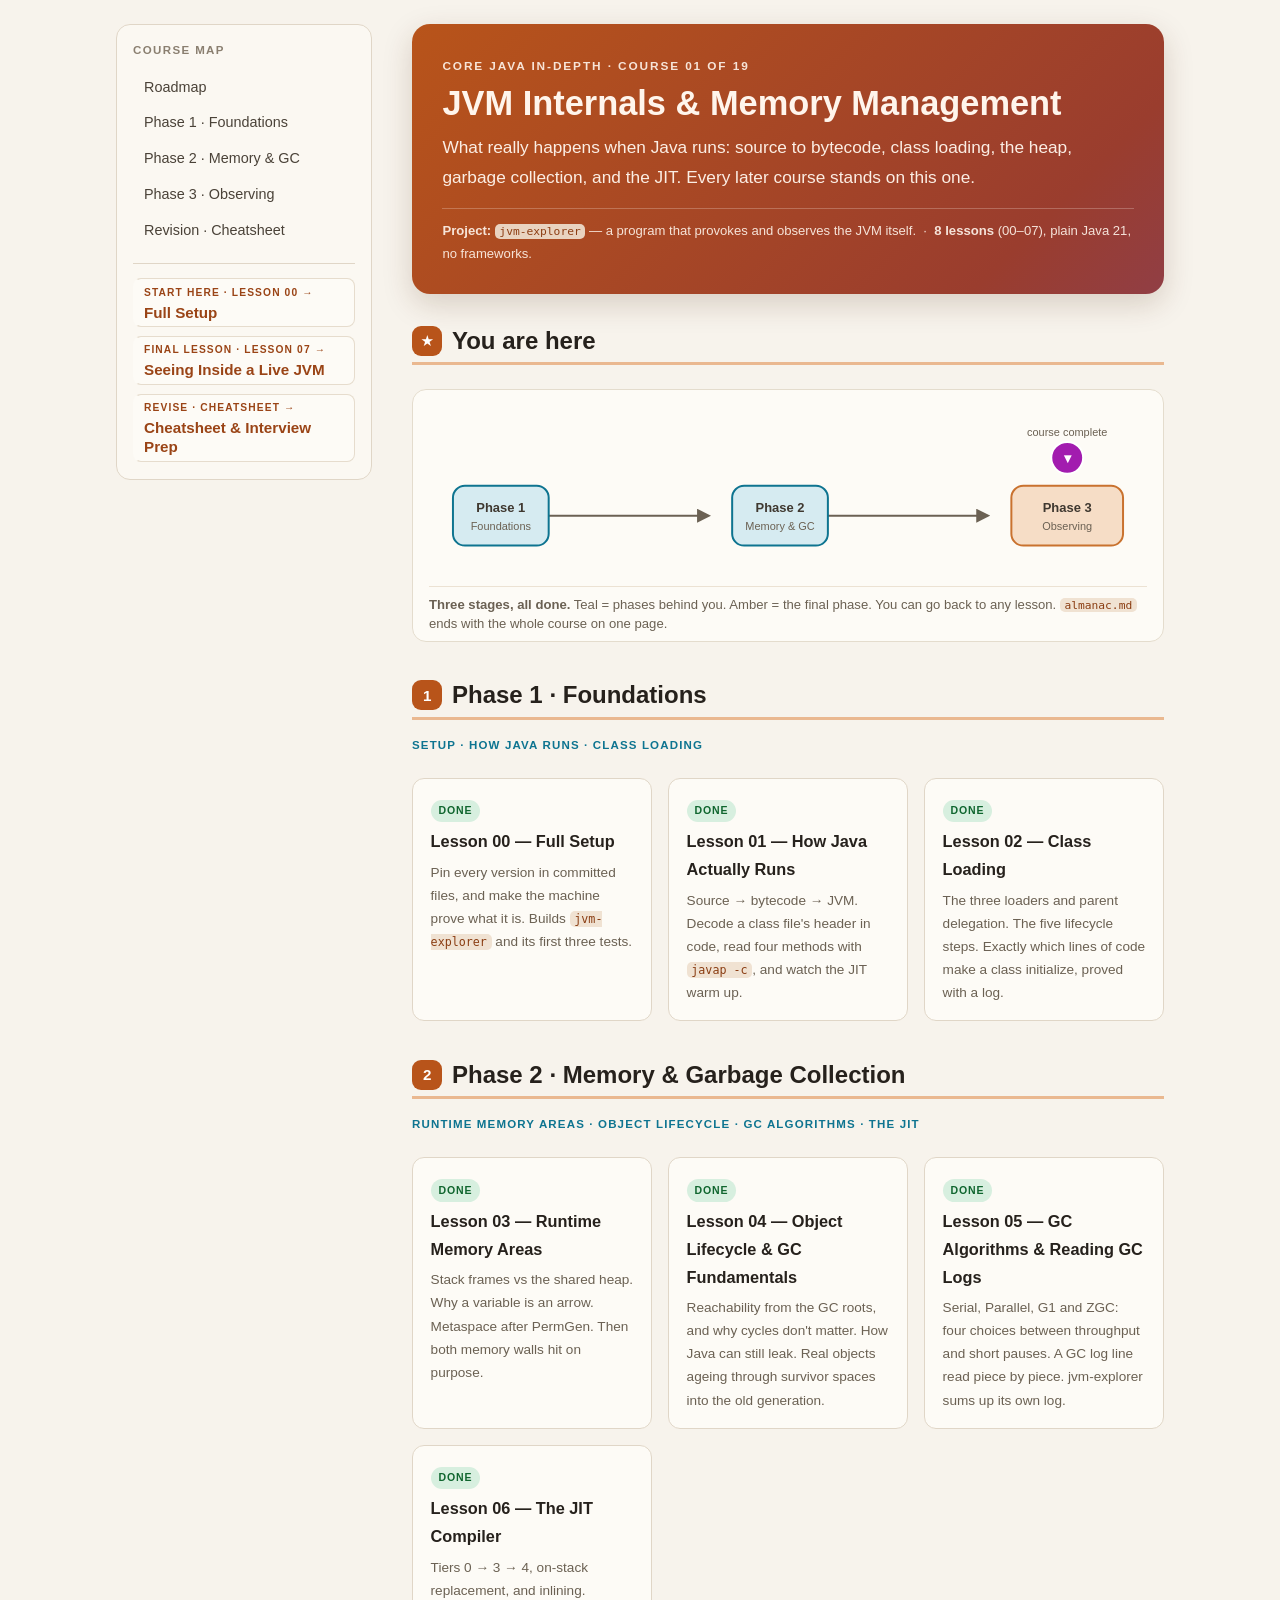
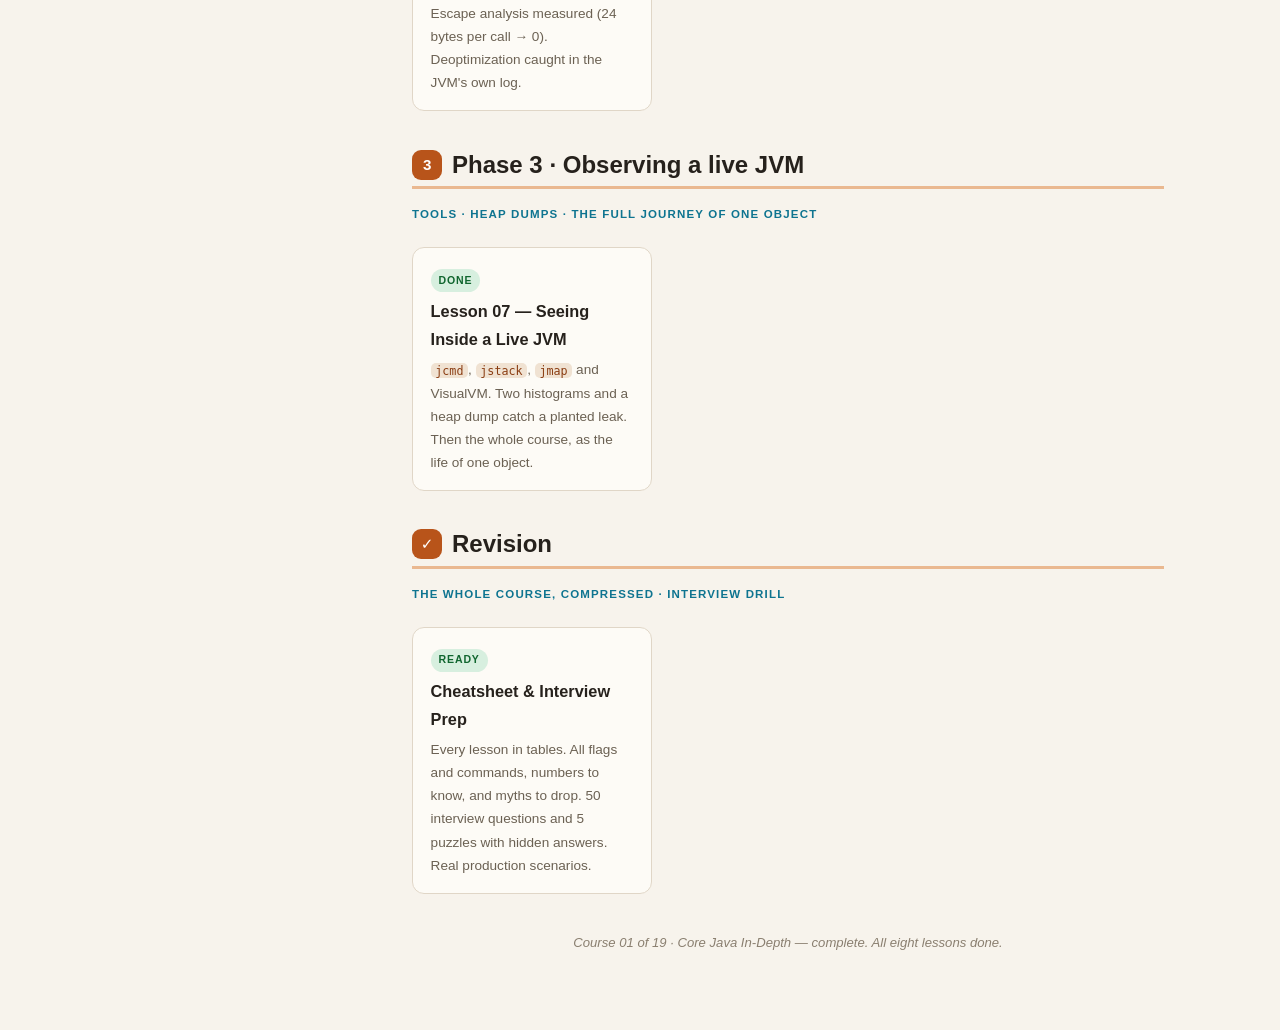
<file: lessons/index.html>
<!doctype html>
<html lang="en">
<head>
  <meta charset="utf-8">
  <meta name="viewport" content="width=device-width, initial-scale=1">
  <title>Course Hub · JVM Internals &amp; Memory</title>
  <link rel="stylesheet" href="assets/lesson.css">
</head>
<body>
<div class="page">

  <aside class="toc">
    <p class="toc-title">Course map</p>
    <ol>
      <li><a href="#roadmap">Roadmap</a></li>
      <li><a href="#p1">Phase 1 · Foundations</a></li>
      <li><a href="#p2">Phase 2 · Memory &amp; GC</a></li>
      <li><a href="#p3">Phase 3 · Observing</a></li>
      <li><a href="#revision">Revision · Cheatsheet</a></li>
    </ol>
    <nav class="toc-nav" aria-label="Course navigation">
      <a class="navcard" href="phase-1-foundations/chapter-00-setup/lesson-00-full-setup.html">
        <span class="navkicker">Start here · Lesson 00 →</span>
        <span class="navtitle">Full Setup</span>
      </a>
      <a class="navcard" href="phase-3-observing/chapter-04-live-jvm-tools/lesson-07-seeing-inside-a-live-jvm.html">
        <span class="navkicker">Final lesson · Lesson 07 →</span>
        <span class="navtitle">Seeing Inside a Live JVM</span>
      </a>
      <a class="navcard" href="cheatsheet-and-interview-prep.html">
        <span class="navkicker">Revise · Cheatsheet →</span>
        <span class="navtitle">Cheatsheet &amp; Interview Prep</span>
      </a>
    </nav>
  </aside>

  <main>
    <header class="banner">
      <p class="kicker">Core Java In-Depth · Course 01 of 19</p>
      <h1>JVM Internals &amp; Memory Management</h1>
      <p class="subtitle">What really happens when Java runs: source to bytecode, class loading, the heap, garbage collection, and the JIT. Every later course stands on this one.</p>
      <p class="meta"><strong>Project:</strong> <code>jvm-explorer</code> — a program that provokes and observes the JVM itself. &nbsp;·&nbsp; <strong>8 lessons</strong> (00–07), plain Java 21, no frameworks.</p>
    </header>

    <!-- ===================== ROADMAP (you-are-here) ===================== -->
    <section id="roadmap">
      <h2><span class="sec-num">★</span> You are here</h2>
      <figure class="roadmap fig">
        <svg viewBox="0 0 720 170" role="img" aria-label="Course roadmap of three phases left to right: Foundations, Memory and Garbage Collection, and Observing a live JVM. Phases 1 and 2 are complete; the marker sits on Observing, the final phase, and the course is complete.">
          <defs>
            <marker id="rah" viewBox="0 0 10 10" refX="8" refY="5" markerWidth="7" markerHeight="7" orient="auto-start-reverse">
              <path class="fig-arrow-h" d="M0,0 L10,5 L0,10 z"/>
            </marker>
          </defs>
          <!-- connecting track -->
          <path class="fig-arrow" d="M120,110 L280,110" marker-end="url(#rah)"/>
          <path class="fig-arrow" d="M400,110 L560,110" marker-end="url(#rah)"/>

          <!-- Phase 1: complete (teal = behind you) -->
          <rect class="fig-infra" x="24" y="80" width="96" height="60" rx="12"/>
          <text class="fig-label" x="72" y="106" text-anchor="middle">Phase 1</text>
          <text class="fig-small" x="72" y="124" text-anchor="middle">Foundations</text>

          <!-- Phase 2: complete -->
          <rect class="fig-infra" x="304" y="80" width="96" height="60" rx="12"/>
          <text class="fig-label" x="352" y="106" text-anchor="middle">Phase 2</text>
          <text class="fig-small" x="352" y="124" text-anchor="middle">Memory &amp; GC</text>

          <!-- Phase 3: the final phase (amber) -->
          <rect class="fig-code" x="584" y="80" width="112" height="60" rx="12"/>
          <text class="fig-label" x="640" y="106" text-anchor="middle">Phase 3</text>
          <text class="fig-small" x="640" y="124" text-anchor="middle">Observing</text>
          <!-- you-are-here pin -->
          <circle class="fig-vs" cx="640" cy="52" r="16"/>
          <text class="fig-vs-t" x="640" y="57" text-anchor="middle">▾</text>
          <text class="fig-small" x="640" y="30" text-anchor="middle">course complete</text>
        </svg>
        <figcaption><strong>Three stages, all done.</strong> Teal = phases behind you. Amber = the final phase. You can go back to any lesson. <code>almanac.md</code> ends with the whole course on one page.</figcaption>
      </figure>
    </section>

    <!-- ===================== PHASE 1 ===================== -->
    <section id="p1">
      <h2><span class="sec-num">1</span> Phase 1 · Foundations</h2>
      <p class="hub-phase">Setup · how Java runs · class loading</p>
      <div class="hub-grid">
        <a class="hub-card" href="phase-1-foundations/chapter-00-setup/lesson-00-full-setup.html">
          <span class="status-badge done">Done</span>
          <h3>Lesson 00 — Full Setup</h3>
          <p>Pin every version in committed files, and make the machine prove what it is. Builds <code>jvm-explorer</code> and its first three tests.</p>
        </a>
        <a class="hub-card" href="phase-1-foundations/chapter-01-how-java-runs/lesson-01-how-java-runs.html">
          <span class="status-badge done">Done</span>
          <h3>Lesson 01 — How Java Actually Runs</h3>
          <p>Source → bytecode → JVM. Decode a class file's header in code, read four methods with <code>javap -c</code>, and watch the JIT warm up.</p>
        </a>
        <a class="hub-card" href="phase-1-foundations/chapter-01-how-java-runs/lesson-02-class-loading.html">
          <span class="status-badge done">Done</span>
          <h3>Lesson 02 — Class Loading</h3>
          <p>The three loaders and parent delegation. The five lifecycle steps. Exactly which lines of code make a class initialize, proved with a log.</p>
        </a>
      </div>
    </section>

    <!-- ===================== PHASE 2 ===================== -->
    <section id="p2">
      <h2><span class="sec-num">2</span> Phase 2 · Memory &amp; Garbage Collection</h2>
      <p class="hub-phase">Runtime memory areas · object lifecycle · GC algorithms · the JIT</p>
      <div class="hub-grid">
        <a class="hub-card" href="phase-2-memory-and-gc/chapter-02-memory-and-objects/lesson-03-runtime-memory-areas.html">
          <span class="status-badge done">Done</span>
          <h3>Lesson 03 — Runtime Memory Areas</h3>
          <p>Stack frames vs the shared heap. Why a variable is an arrow. Metaspace after PermGen. Then both memory walls hit on purpose.</p>
        </a>
        <a class="hub-card" href="phase-2-memory-and-gc/chapter-02-memory-and-objects/lesson-04-object-lifecycle-and-gc.html">
          <span class="status-badge done">Done</span>
          <h3>Lesson 04 — Object Lifecycle &amp; GC Fundamentals</h3>
          <p>Reachability from the GC roots, and why cycles don't matter. How Java can still leak. Real objects ageing through survivor spaces into the old generation.</p>
        </a>
        <a class="hub-card" href="phase-2-memory-and-gc/chapter-03-gc-and-jit/lesson-05-gc-algorithms-and-logs.html">
          <span class="status-badge done">Done</span>
          <h3>Lesson 05 — GC Algorithms &amp; Reading GC Logs</h3>
          <p>Serial, Parallel, G1 and ZGC: four choices between throughput and short pauses. A GC log line read piece by piece. jvm-explorer sums up its own log.</p>
        </a>
        <a class="hub-card" href="phase-2-memory-and-gc/chapter-03-gc-and-jit/lesson-06-the-jit-compiler.html">
          <span class="status-badge done">Done</span>
          <h3>Lesson 06 — The JIT Compiler</h3>
          <p>Tiers 0 → 3 → 4, on-stack replacement, and inlining. Escape analysis measured (24 bytes per call → 0). Deoptimization caught in the JVM's own log.</p>
        </a>
      </div>
    </section>

    <!-- ===================== PHASE 3 ===================== -->
    <section id="p3">
      <h2><span class="sec-num">3</span> Phase 3 · Observing a live JVM</h2>
      <p class="hub-phase">Tools · heap dumps · the full journey of one object</p>
      <div class="hub-grid">
        <a class="hub-card" href="phase-3-observing/chapter-04-live-jvm-tools/lesson-07-seeing-inside-a-live-jvm.html">
          <span class="status-badge done">Done</span>
          <h3>Lesson 07 — Seeing Inside a Live JVM</h3>
          <p><code>jcmd</code>, <code>jstack</code>, <code>jmap</code> and VisualVM. Two histograms and a heap dump catch a planted leak. Then the whole course, as the life of one object.</p>
        </a>
      </div>
    </section>

    <!-- ===================== REVISION ===================== -->
    <section id="revision">
      <h2><span class="sec-num">✓</span> Revision</h2>
      <p class="hub-phase">The whole course, compressed · interview drill</p>
      <div class="hub-grid">
        <a class="hub-card" href="cheatsheet-and-interview-prep.html">
          <span class="status-badge done">Ready</span>
          <h3>Cheatsheet &amp; Interview Prep</h3>
          <p>Every lesson in tables. All flags and commands, numbers to know, and myths to drop. 50 interview questions and 5 puzzles with hidden answers. Real production scenarios.</p>
        </a>
      </div>
    </section>

    <p class="position">Course 01 of 19 · Core Java In-Depth — complete. All eight lessons done.</p>
  </main>
</div>
</body>
</html>
</file>
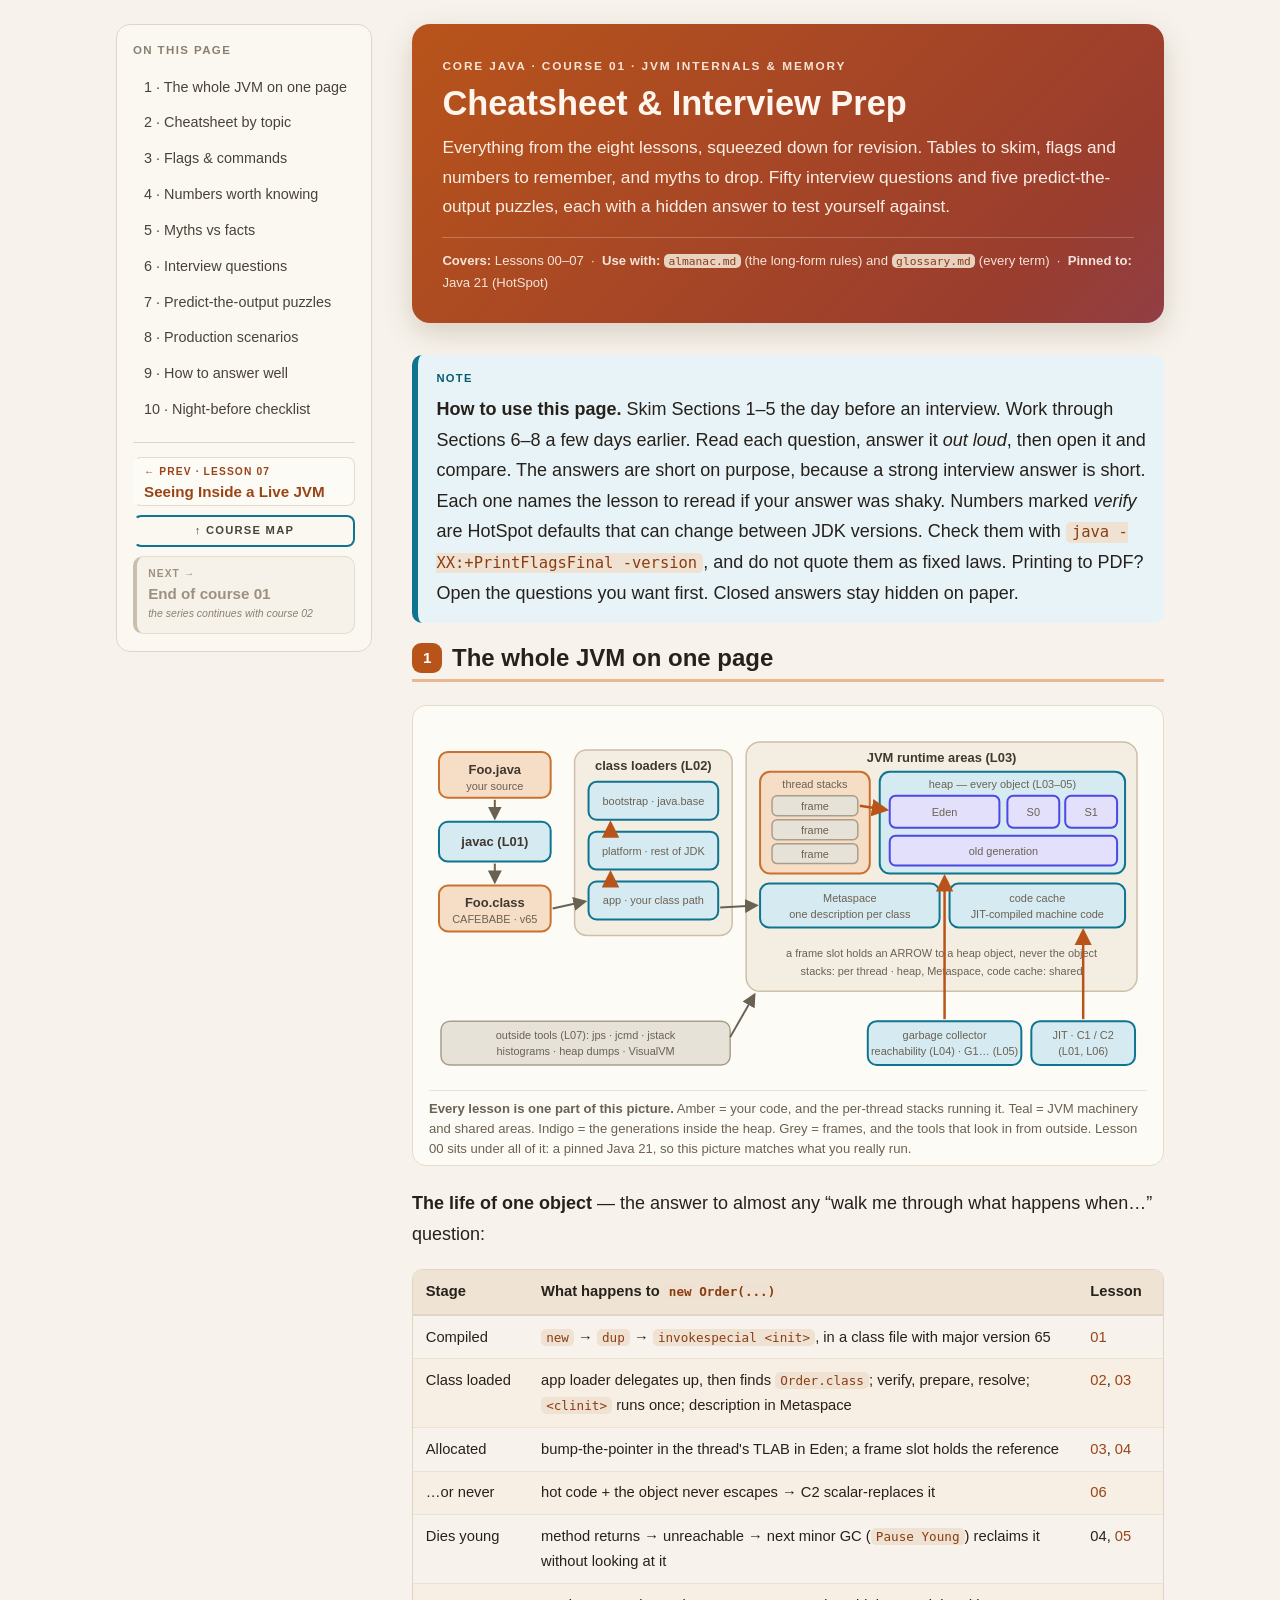
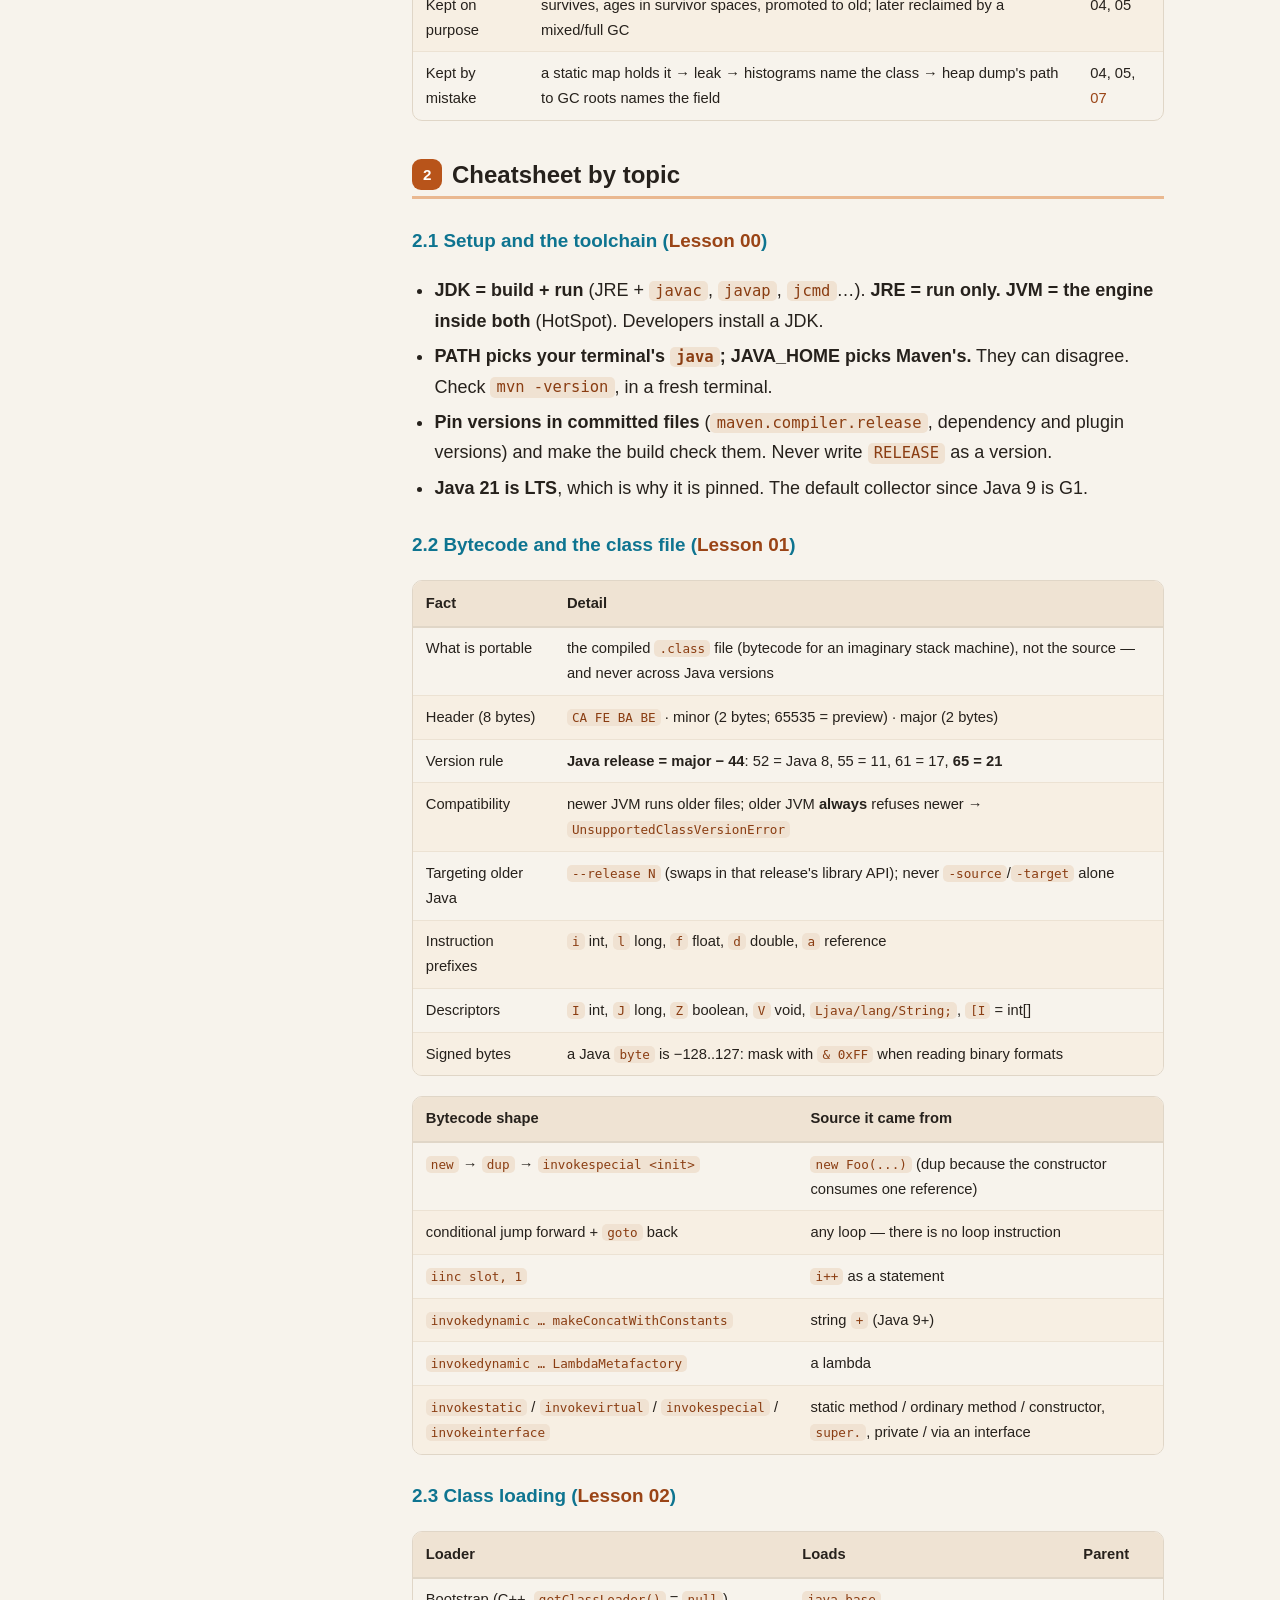
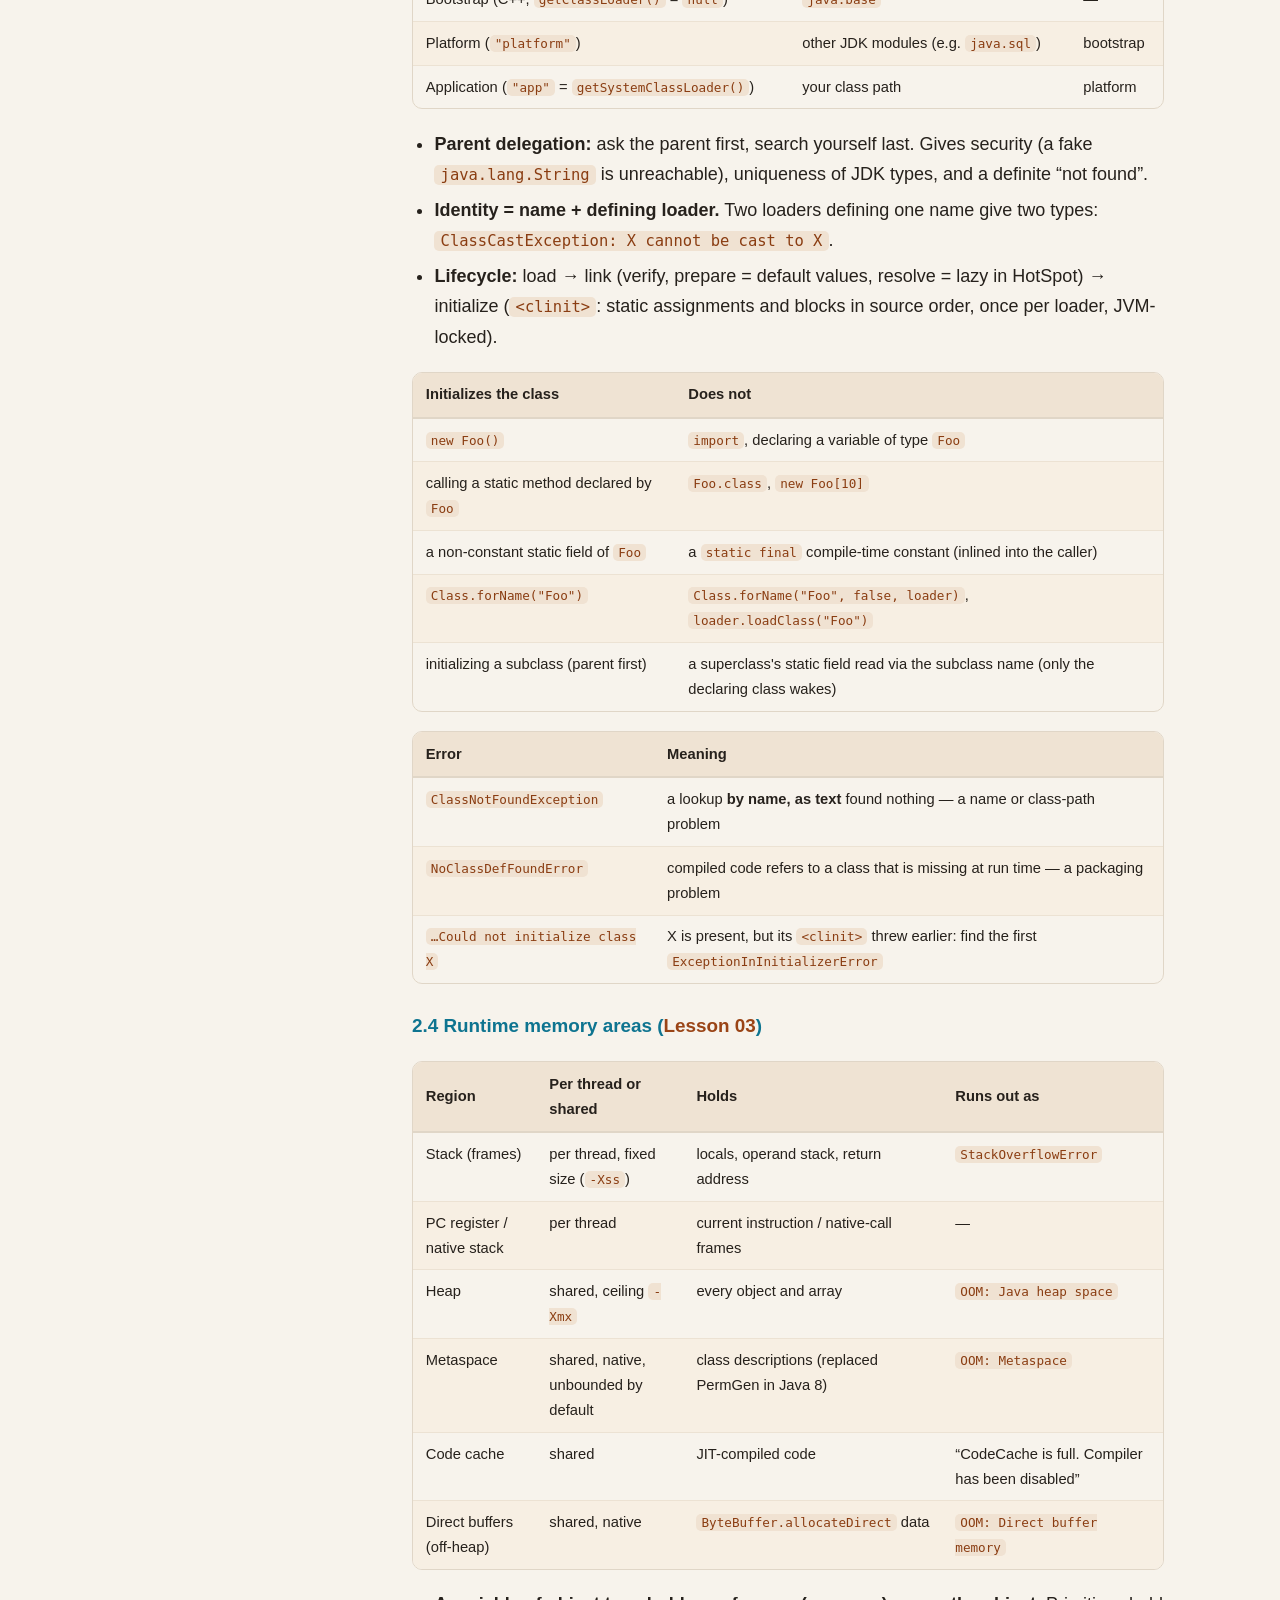
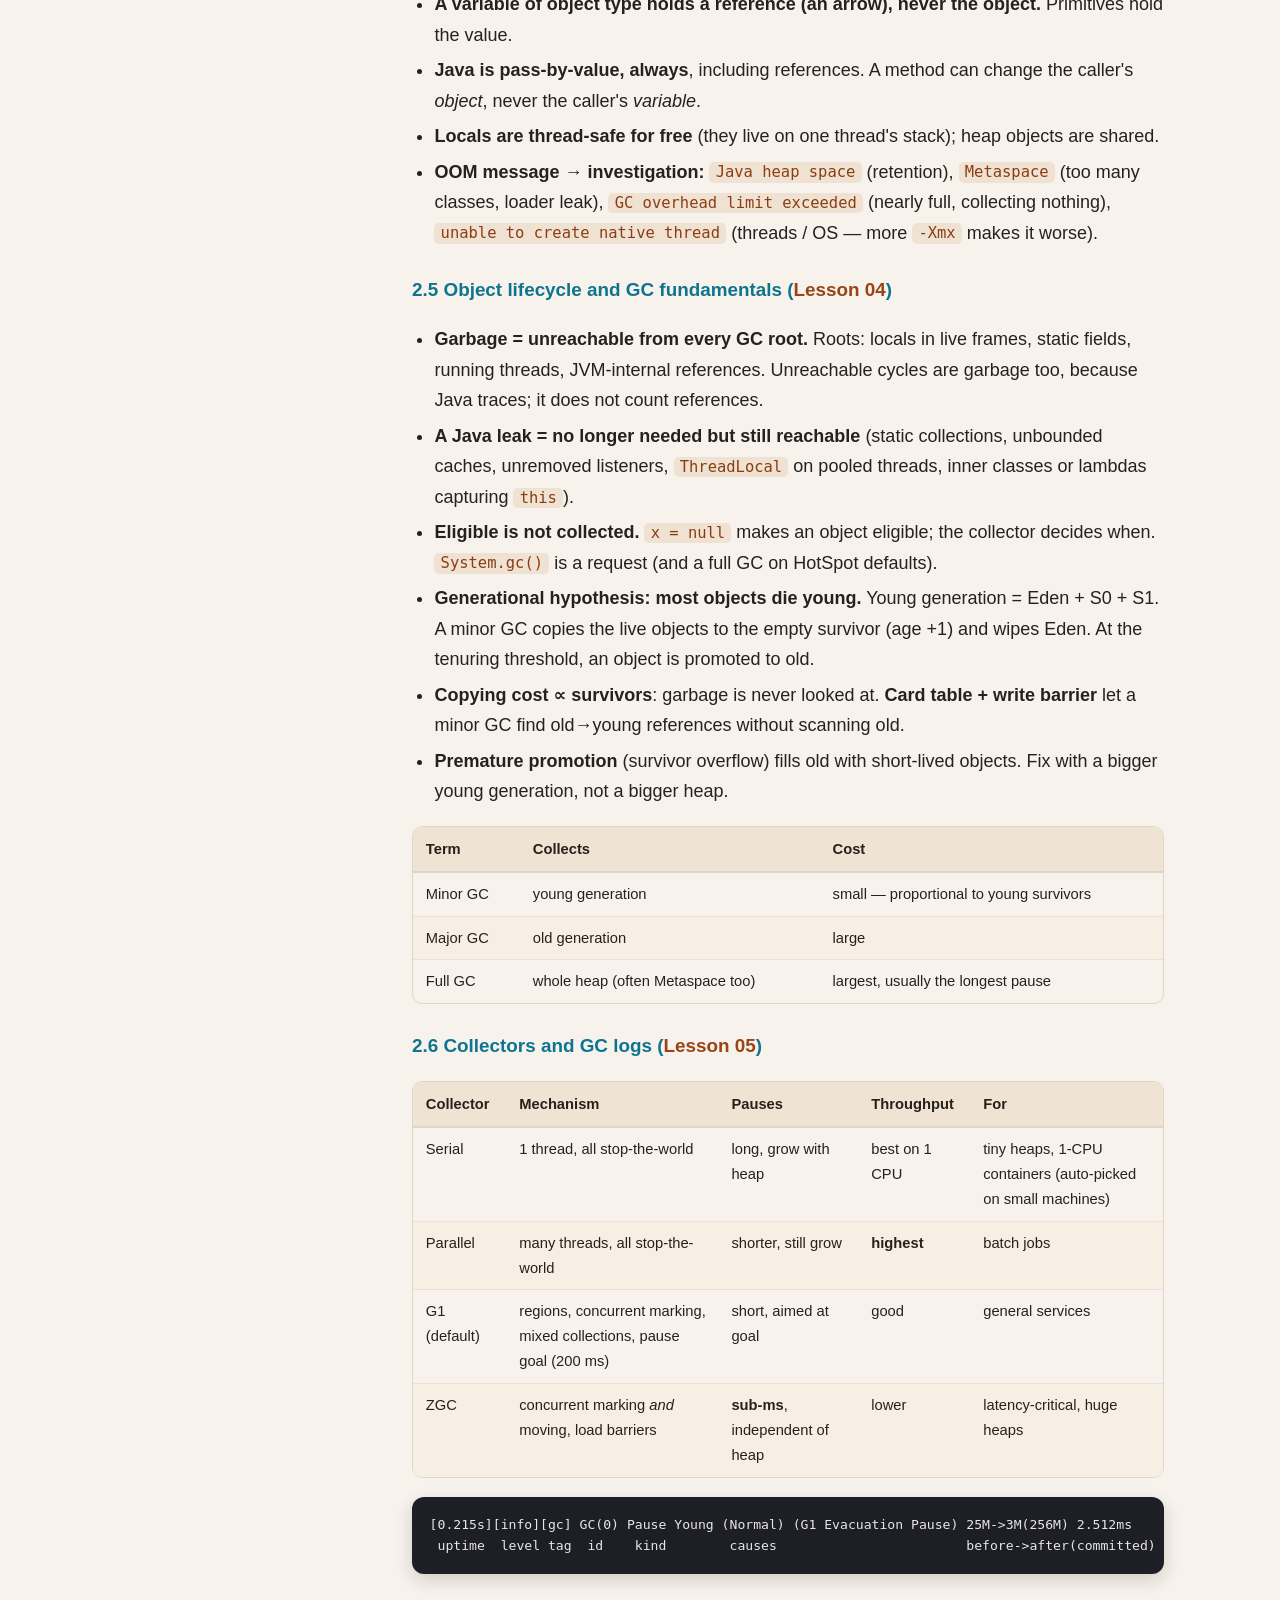
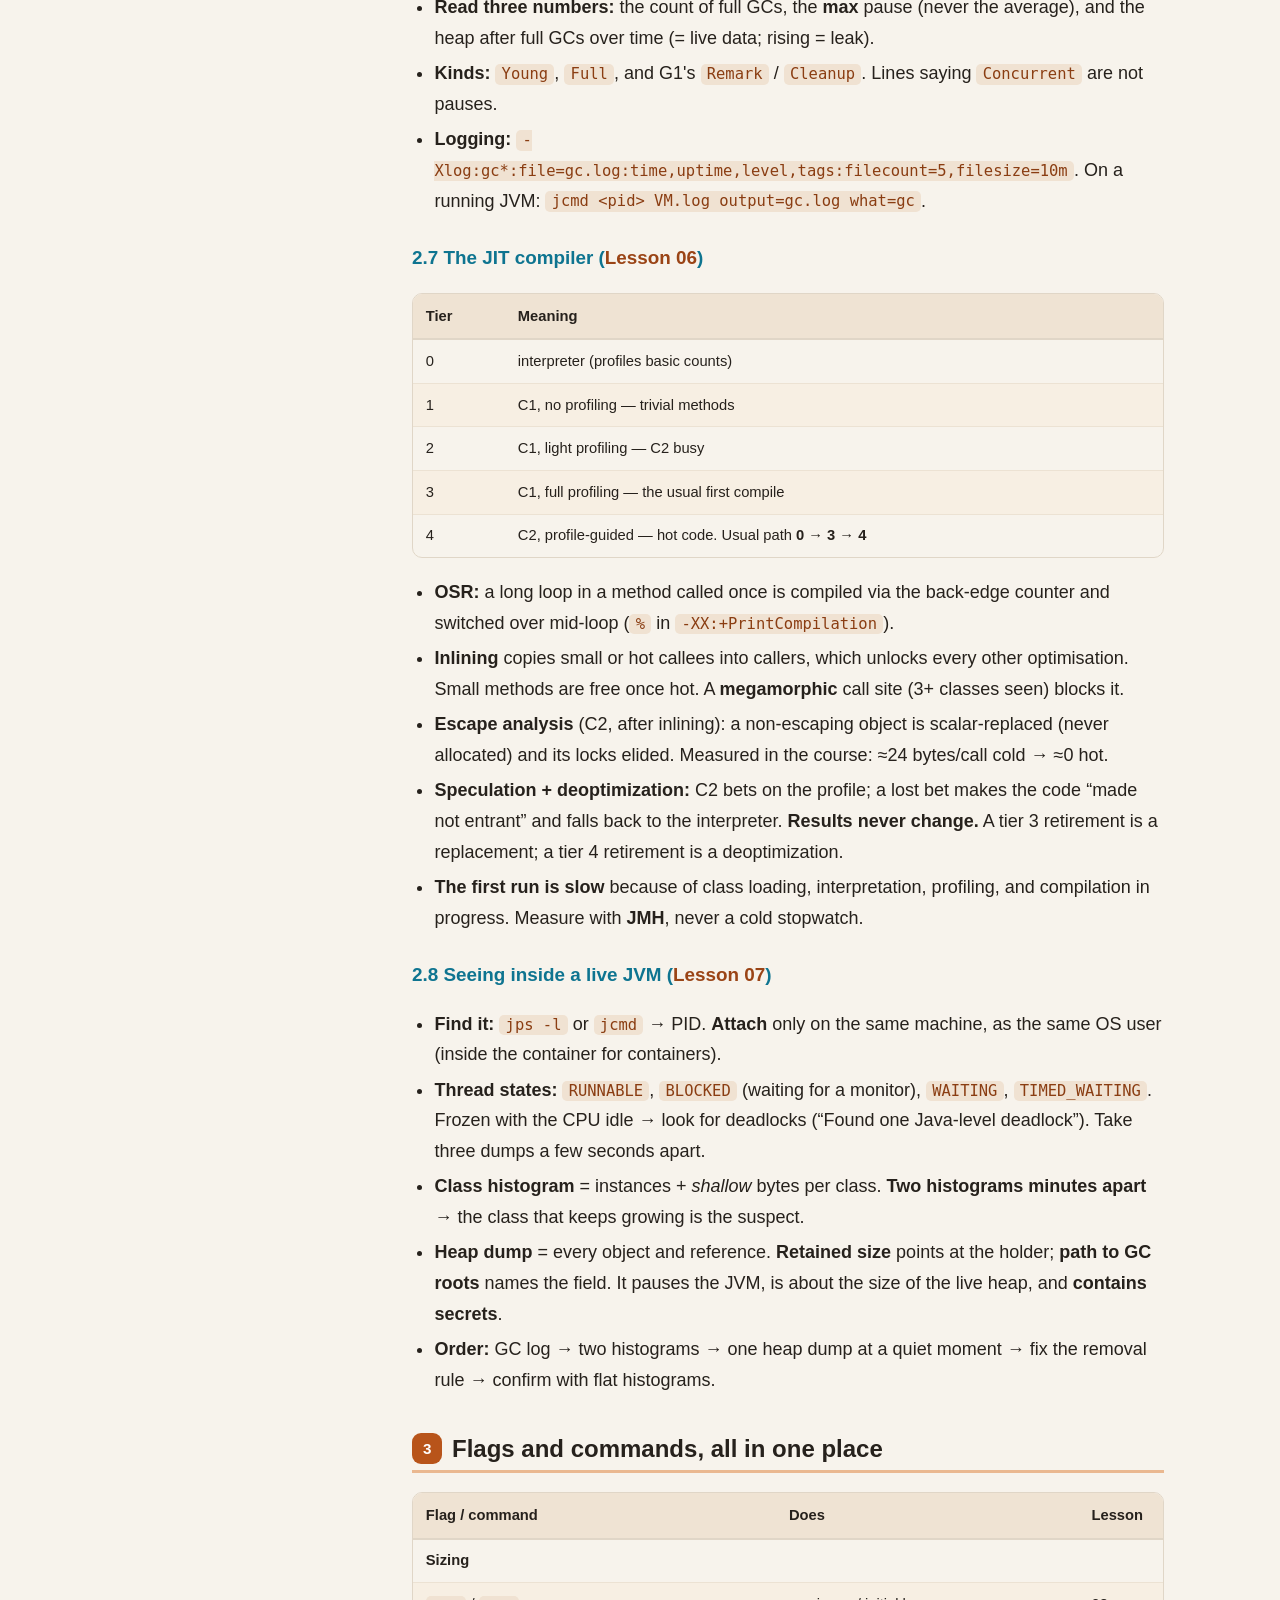
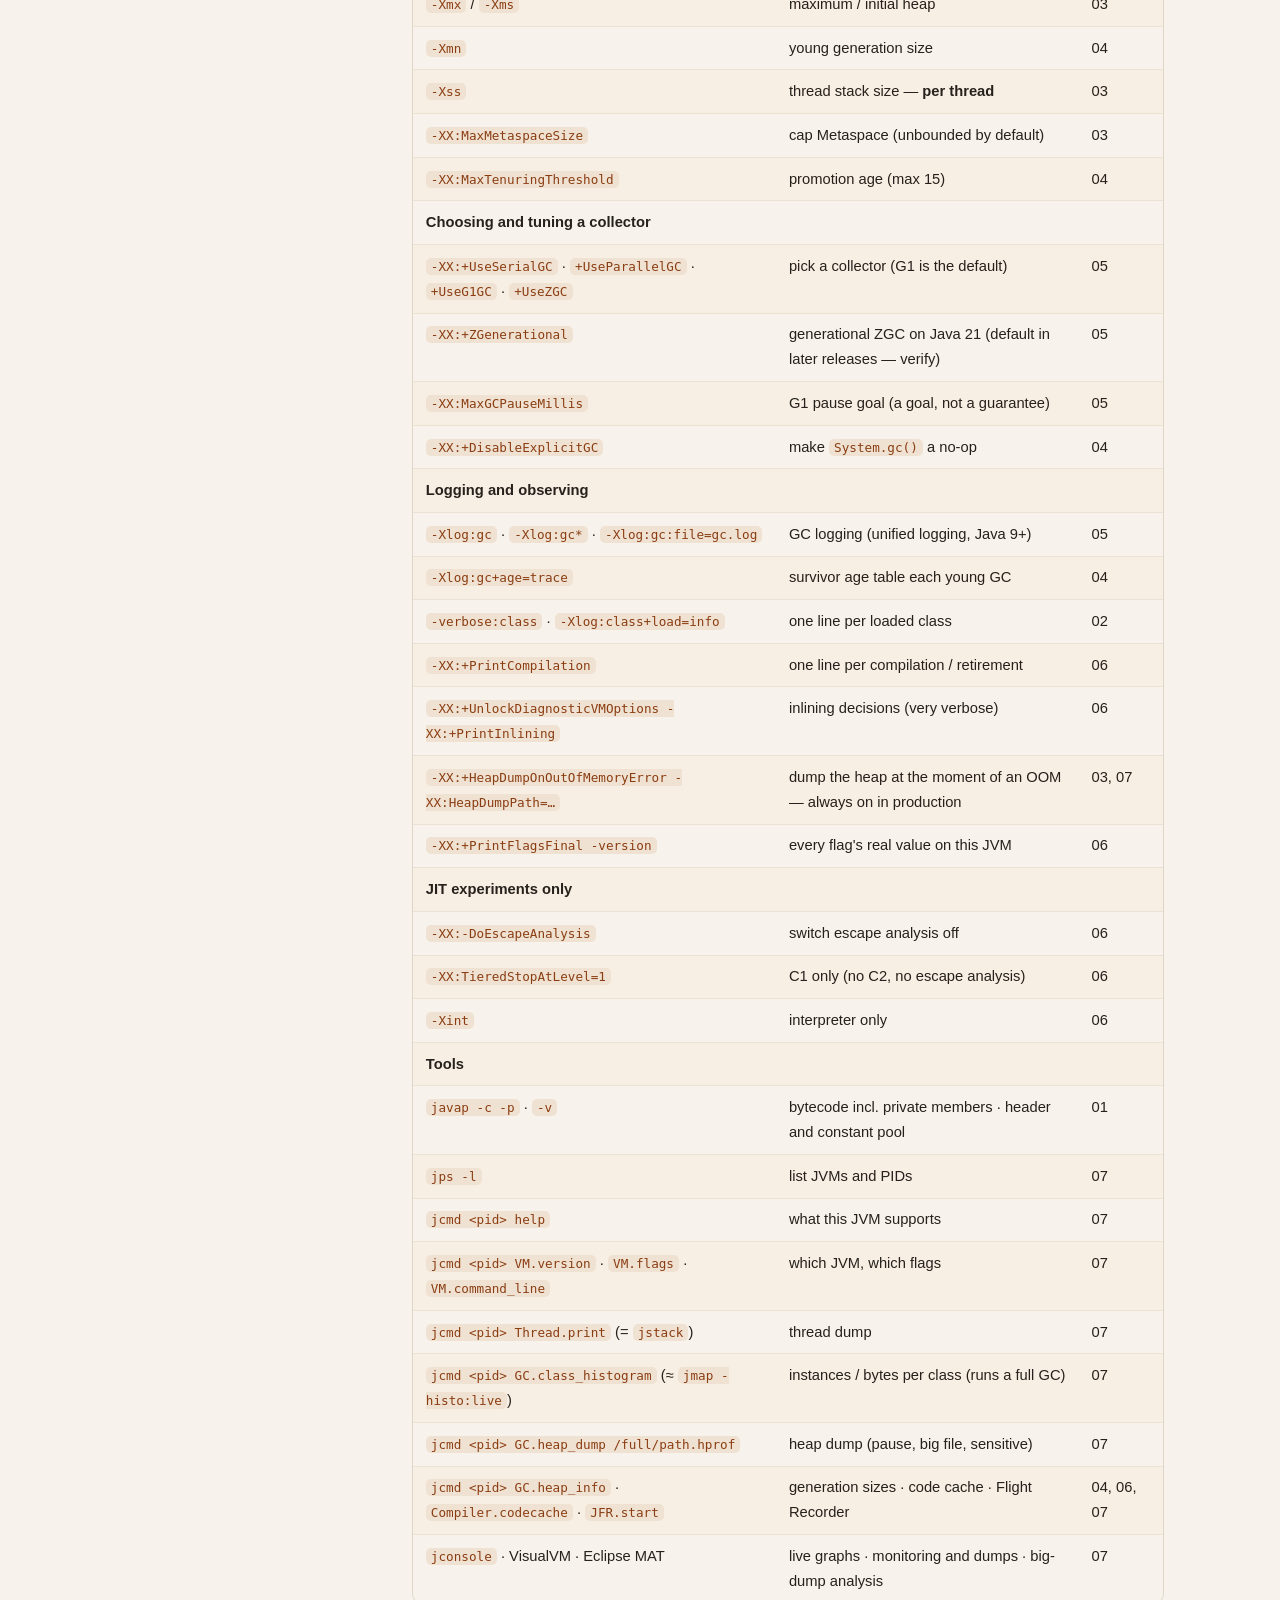
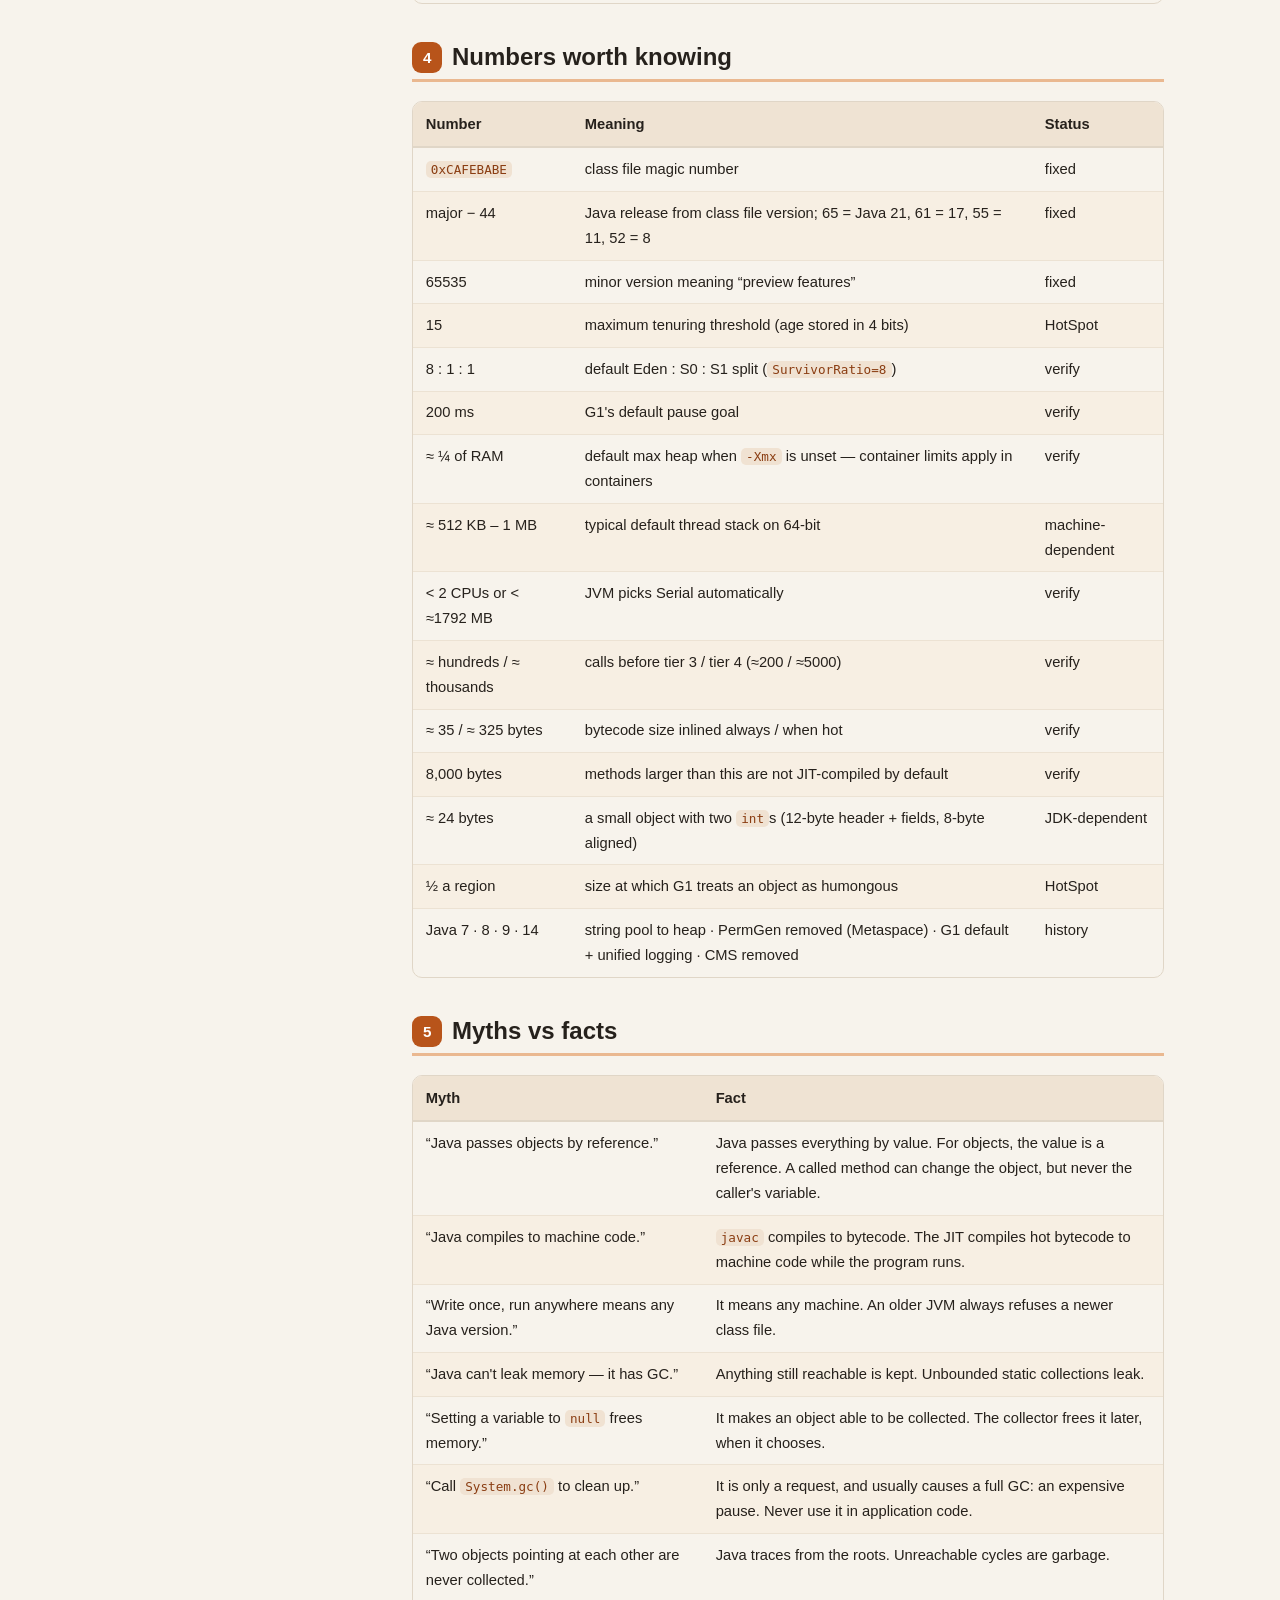
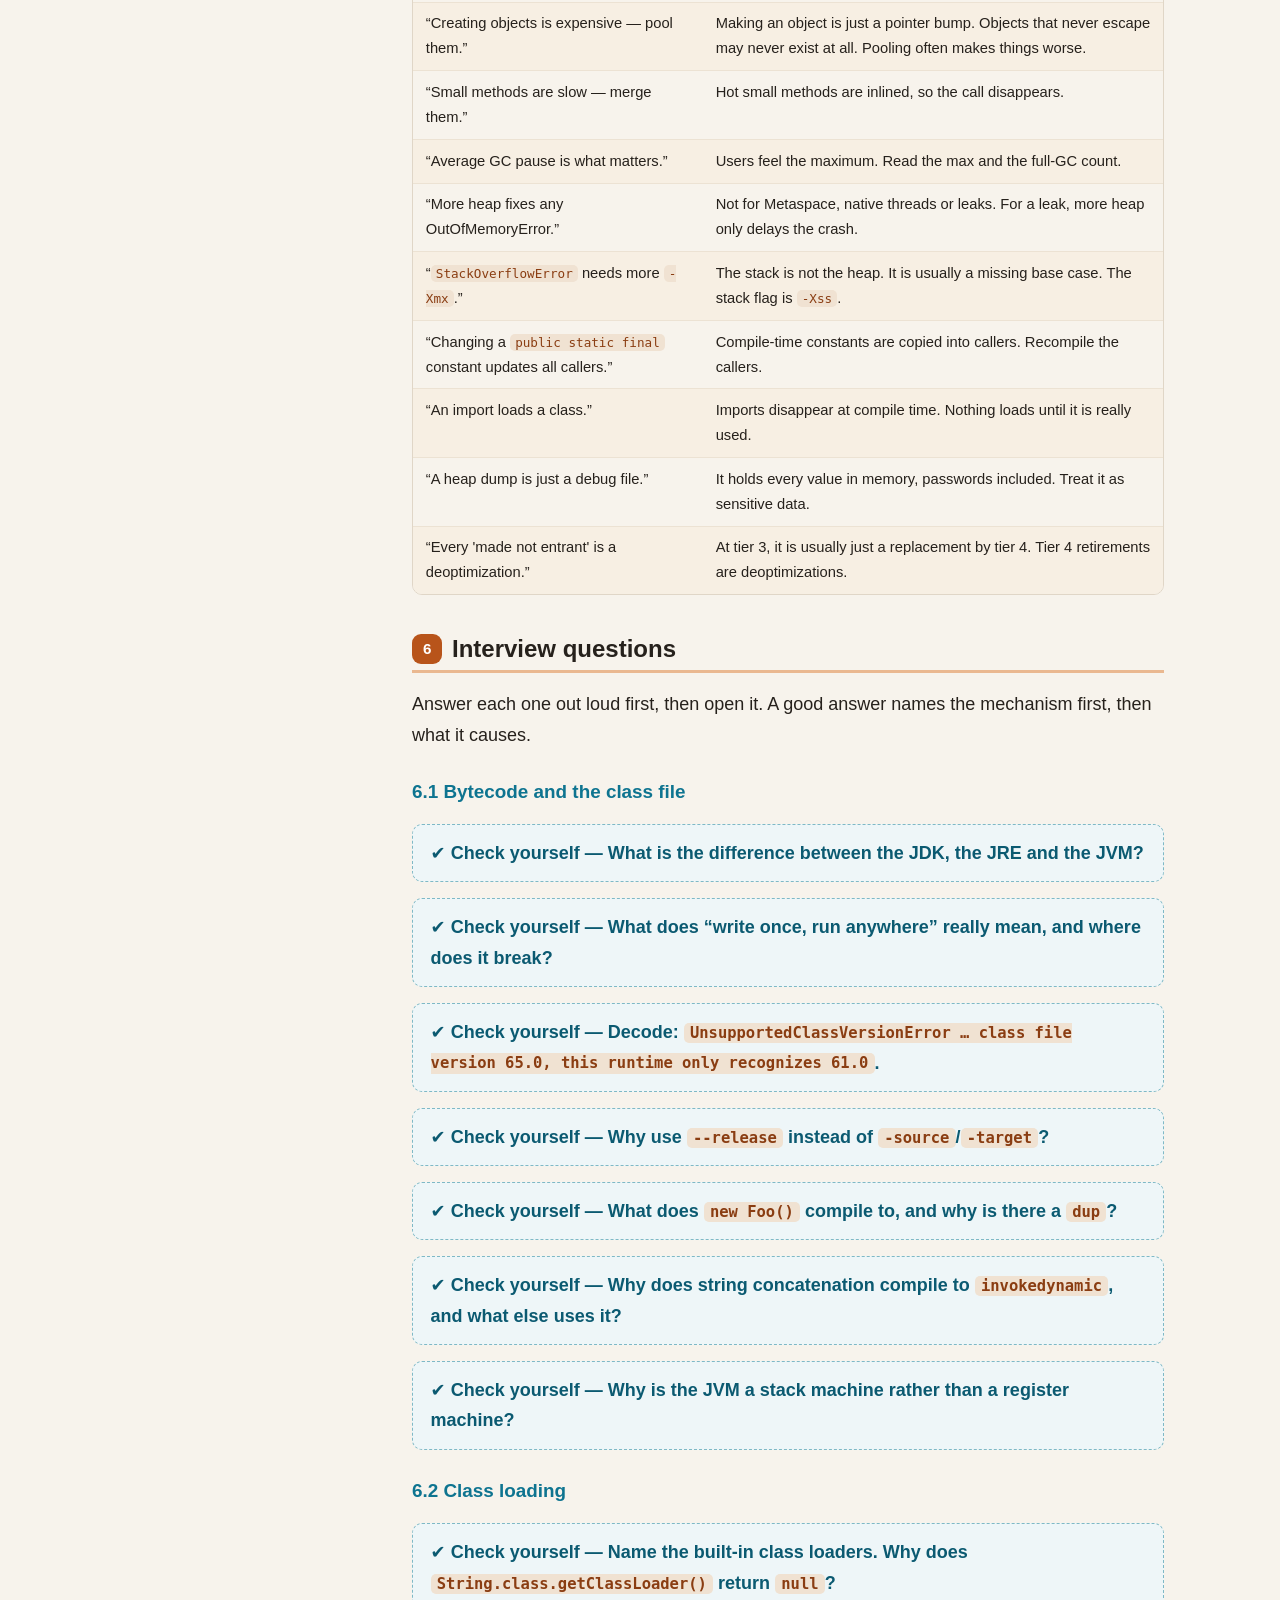
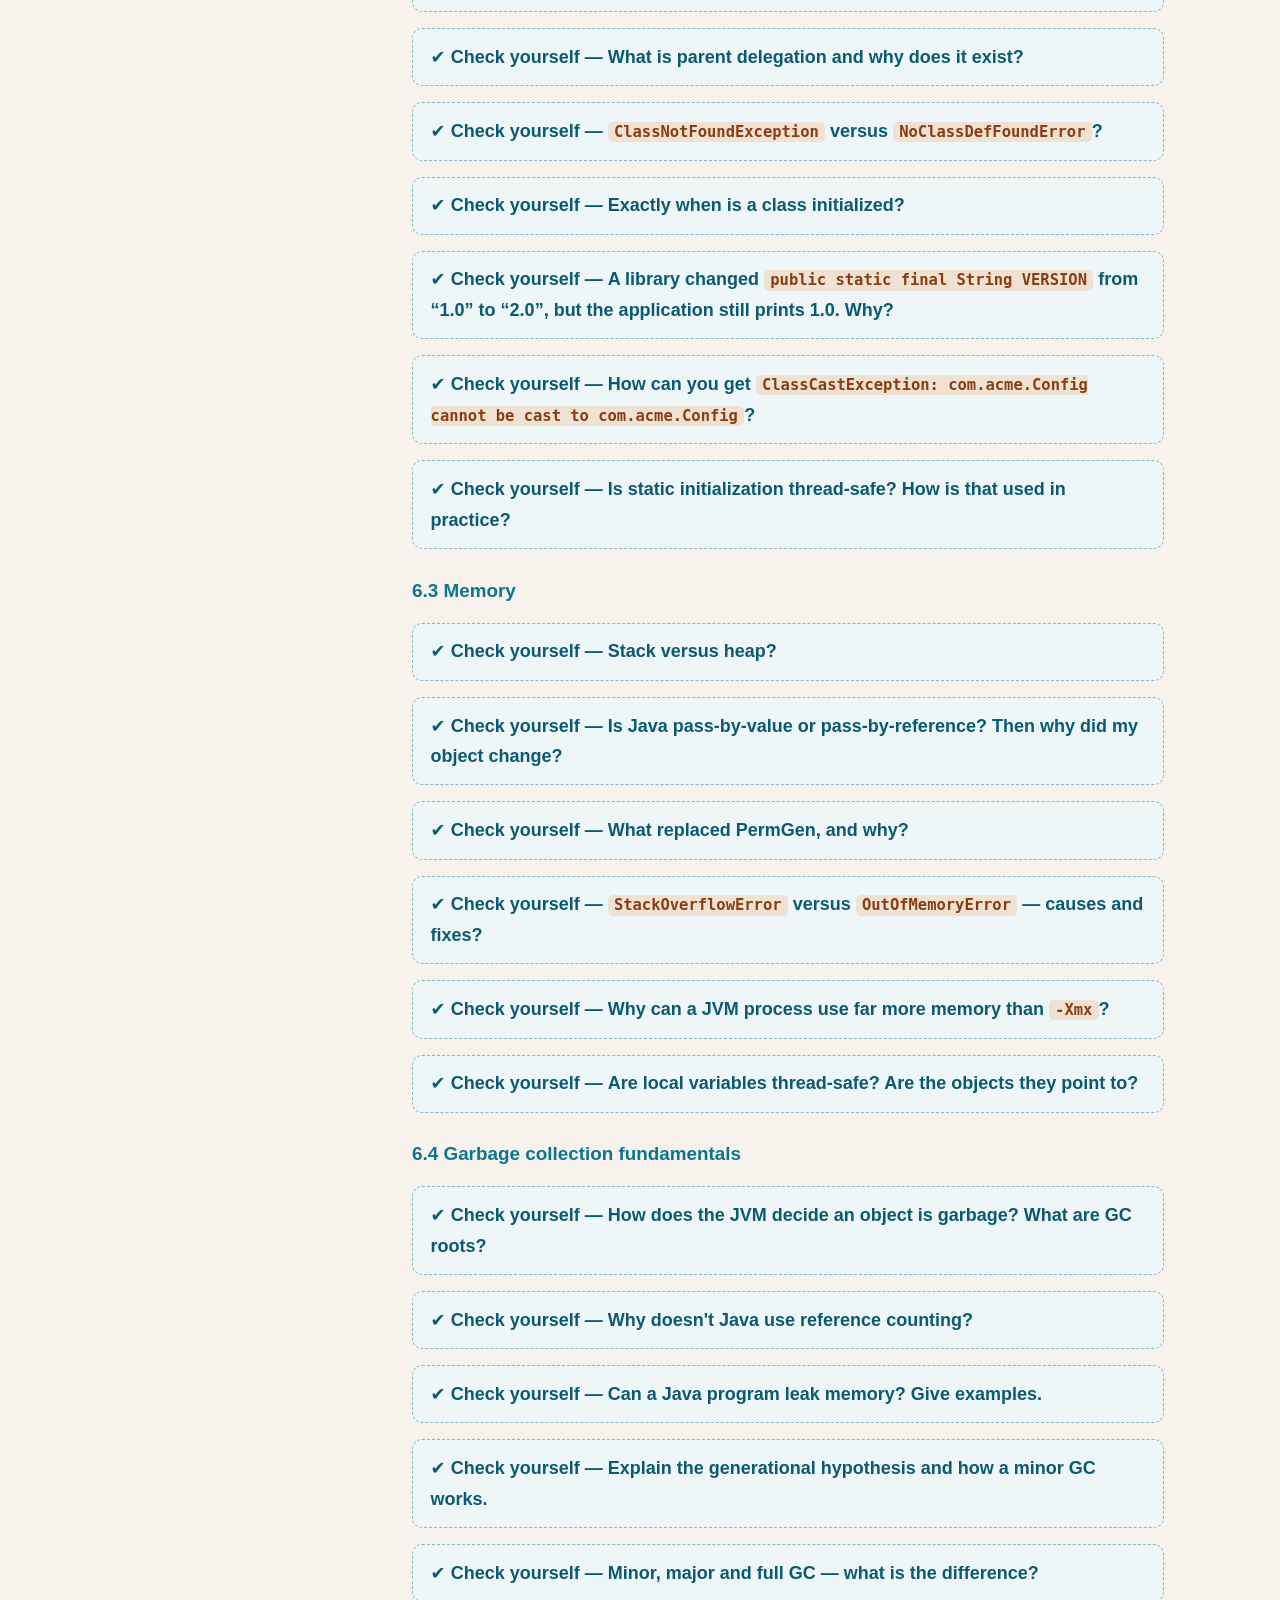
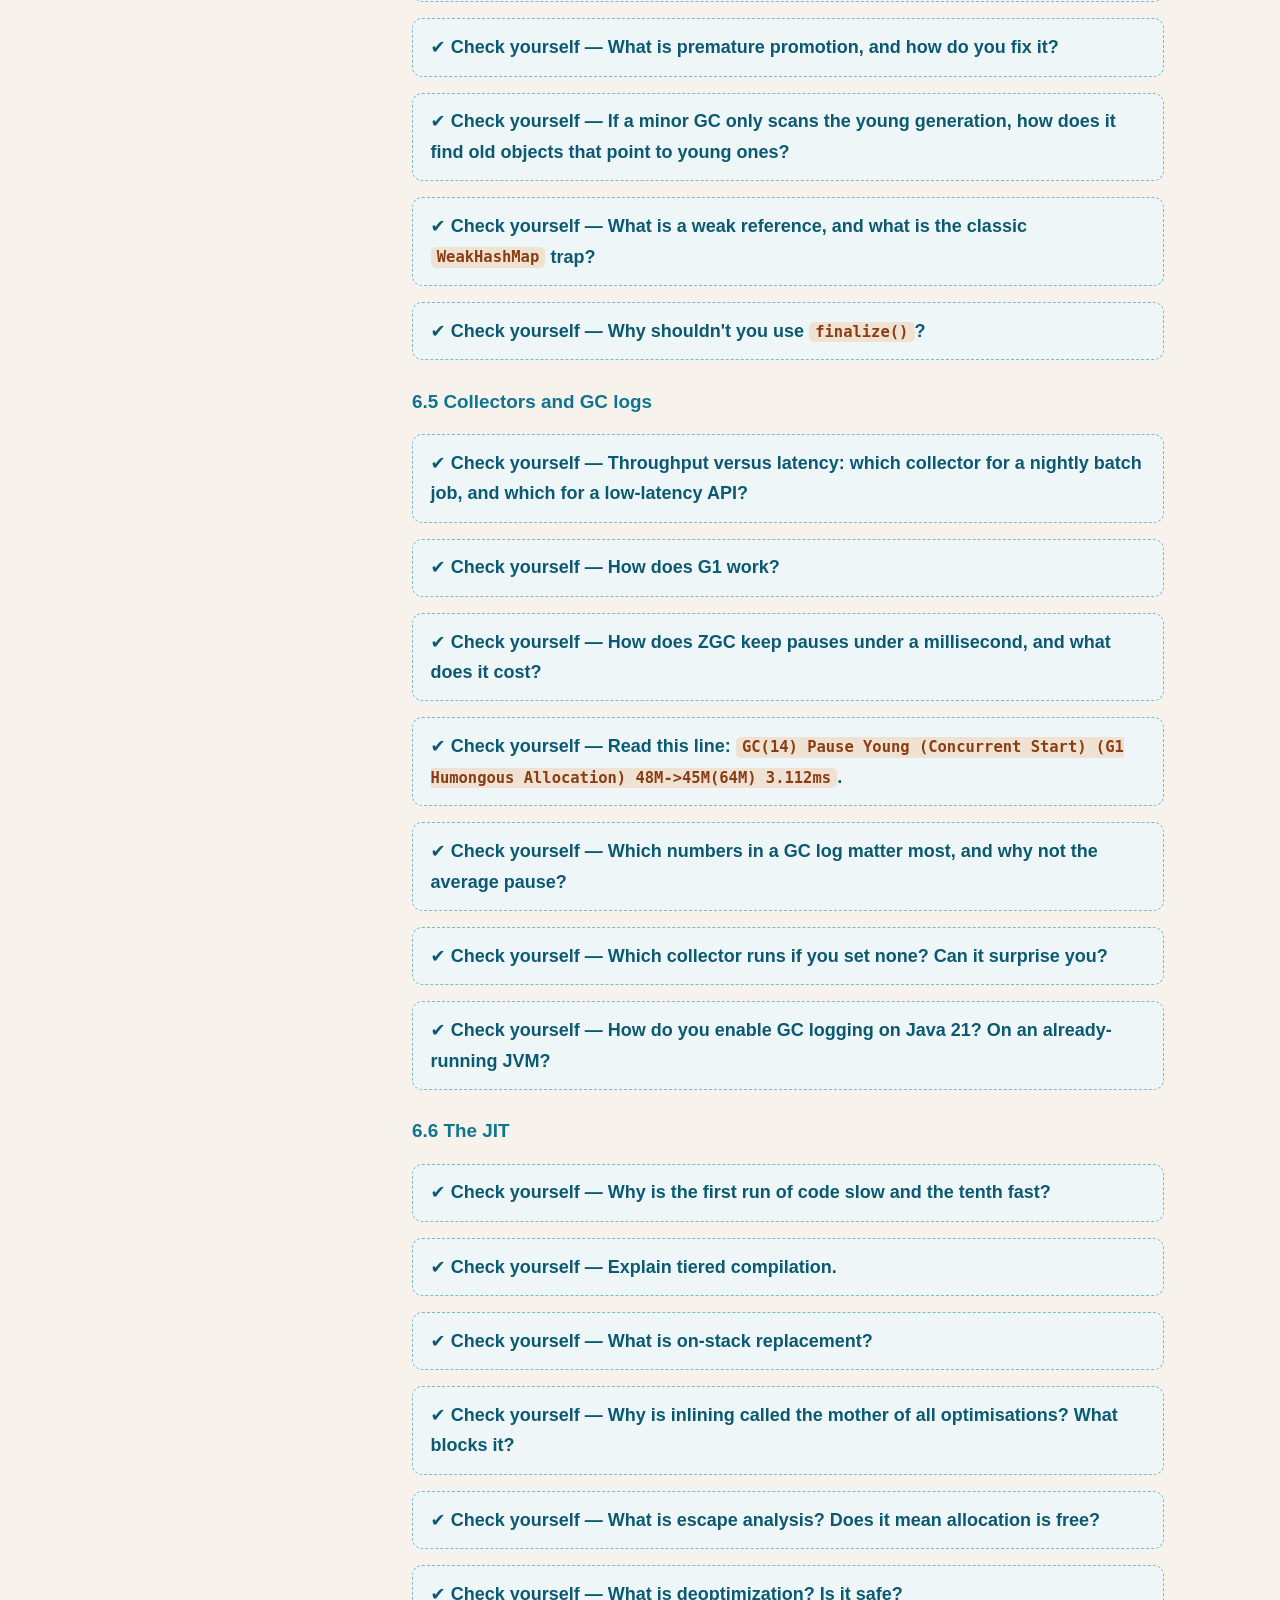
<file: lessons/cheatsheet-and-interview-prep.html>
<!doctype html>
<html lang="en">
<head>
  <meta charset="utf-8">
  <meta name="viewport" content="width=device-width, initial-scale=1">
  <title>Cheatsheet &amp; Interview Prep · JVM Internals &amp; Memory</title>
  <link rel="stylesheet" href="assets/lesson.css">
</head>
<body>
<div class="page">

  <!-- ============================ TOC SIDEBAR ============================ -->
  <aside class="toc">
    <p class="toc-title">On this page</p>
    <ol>
      <li><a href="#s1">1 · The whole JVM on one page</a></li>
      <li><a href="#s2">2 · Cheatsheet by topic</a></li>
      <li><a href="#s3">3 · Flags &amp; commands</a></li>
      <li><a href="#s4">4 · Numbers worth knowing</a></li>
      <li><a href="#s5">5 · Myths vs facts</a></li>
      <li><a href="#s6">6 · Interview questions</a></li>
      <li><a href="#s7">7 · Predict-the-output puzzles</a></li>
      <li><a href="#s8">8 · Production scenarios</a></li>
      <li><a href="#s9">9 · How to answer well</a></li>
      <li><a href="#s10">10 · Night-before checklist</a></li>
    </ol>
    <nav class="toc-nav" aria-label="Course navigation">
      <a class="navcard" href="phase-3-observing/chapter-04-live-jvm-tools/lesson-07-seeing-inside-a-live-jvm.html">
        <span class="navkicker">← Prev · Lesson 07</span>
        <span class="navtitle">Seeing Inside a Live JVM</span>
      </a>
      <a class="navmap" href="index.html">↑ Course map</a>
      <span class="navcard disabled">
        <span class="navkicker">Next →</span>
        <span class="navtitle">End of course 01</span>
        <span class="navnote">the series continues with course 02</span>
      </span>
    </nav>
  </aside>

  <!-- ============================ MAIN CONTENT ============================ -->
  <main>

    <header class="banner">
      <p class="kicker">Core Java · Course 01 · JVM Internals &amp; Memory</p>
      <h1>Cheatsheet &amp; Interview Prep</h1>
      <p class="subtitle">Everything from the eight lessons, squeezed down for revision. Tables to skim, flags and numbers to remember, and myths to drop. Fifty interview questions and five predict-the-output puzzles, each with a hidden answer to test yourself against.</p>
      <p class="meta">
        <strong>Covers:</strong> Lessons 00–07 &nbsp;·&nbsp;
        <strong>Use with:</strong> <code>almanac.md</code> (the long-form rules) and <code>glossary.md</code> (every term) &nbsp;·&nbsp;
        <strong>Pinned to:</strong> Java 21 (HotSpot)
      </p>
    </header>

    <div class="callout note">
      <p><strong>How to use this page.</strong> Skim Sections 1–5 the day before an interview. Work through Sections 6–8 a few days earlier. Read each question, answer it <em>out loud</em>, then open it and compare. The answers are short on purpose, because a strong interview answer is short. Each one names the lesson to reread if your answer was shaky. Numbers marked <em>verify</em> are HotSpot defaults that can change between JDK versions. Check them with <code>java -XX:+PrintFlagsFinal -version</code>, and do not quote them as fixed laws. Printing to PDF? Open the questions you want first. Closed answers stay hidden on paper.</p>
    </div>

    <!-- ===================== SECTION 1 — ONE PAGE ===================== -->
    <section id="s1">
      <h2><span class="sec-num">1</span> The whole JVM on one page</h2>

      <figure class="fig">
        <svg viewBox="0 0 720 360" role="img" aria-label="The JVM in one picture. On the left, Foo.java is compiled by javac into Foo.class. The class loaders — bootstrap, platform and application — load it. Inside the JVM, per-thread stacks hold frames whose slots point into the shared heap, which is divided into Eden, two survivor spaces and the old generation. Metaspace holds class descriptions and the code cache holds JIT-compiled code. Underneath, the garbage collector works on the heap, the JIT fills the code cache, and outside tools such as jcmd look into the whole process.">
          <defs>
            <marker id="csah" viewBox="0 0 10 10" refX="8" refY="5" markerWidth="7" markerHeight="7" orient="auto-start-reverse">
              <path class="fig-arrow-h" d="M0,0 L10,5 L0,10 z"/>
            </marker>
            <marker id="csaa" viewBox="0 0 10 10" refX="8" refY="5" markerWidth="7" markerHeight="7" orient="auto-start-reverse">
              <path class="fig-arrow-accent-h" d="M0,0 L10,5 L0,10 z"/>
            </marker>
          </defs>

          <!-- source to class file -->
          <rect class="fig-code" x="10" y="30" width="112" height="46" rx="9"/>
          <text class="fig-label" x="66" y="52" text-anchor="middle">Foo.java</text>
          <text class="fig-small" x="66" y="68" text-anchor="middle">your source</text>
          <rect class="fig-infra" x="10" y="100" width="112" height="40" rx="9"/>
          <text class="fig-label" x="66" y="124" text-anchor="middle">javac (L01)</text>
          <rect class="fig-code" x="10" y="164" width="112" height="46" rx="9"/>
          <text class="fig-label" x="66" y="186" text-anchor="middle">Foo.class</text>
          <text class="fig-small" x="66" y="202" text-anchor="middle">CAFEBABE · v65</text>
          <path class="fig-arrow" d="M66,78 L66,96" marker-end="url(#csah)"/>
          <path class="fig-arrow" d="M66,142 L66,160" marker-end="url(#csah)"/>

          <!-- class loaders -->
          <rect class="fig-box" x="146" y="28" width="158" height="186" rx="12"/>
          <text class="fig-label" x="225" y="48" text-anchor="middle">class loaders (L02)</text>
          <rect class="fig-infra" x="160" y="60" width="130" height="38" rx="8"/>
          <text class="fig-small" x="225" y="83" text-anchor="middle">bootstrap · java.base</text>
          <rect class="fig-infra" x="160" y="110" width="130" height="38" rx="8"/>
          <text class="fig-small" x="225" y="133" text-anchor="middle">platform · rest of JDK</text>
          <rect class="fig-infra" x="160" y="160" width="130" height="38" rx="8"/>
          <text class="fig-small" x="225" y="183" text-anchor="middle">app · your class path</text>
          <path class="fig-arrow-accent" d="M182,158 L182,152" marker-end="url(#csaa)"/>
          <path class="fig-arrow-accent" d="M182,108 L182,102" marker-end="url(#csaa)"/>
          <path class="fig-arrow" d="M124,187 L156,180" marker-end="url(#csah)"/>

          <!-- runtime areas -->
          <rect class="fig-box" x="318" y="20" width="392" height="250" rx="14"/>
          <text class="fig-label" x="514" y="40" text-anchor="middle">JVM runtime areas (L03)</text>

          <rect class="fig-code" x="332" y="50" width="110" height="102" rx="10"/>
          <text class="fig-small" x="387" y="66" text-anchor="middle">thread stacks</text>
          <rect class="fig-generic" x="344" y="74" width="86" height="20" rx="5"/>
          <text class="fig-small" x="387" y="88" text-anchor="middle">frame</text>
          <rect class="fig-generic" x="344" y="98" width="86" height="20" rx="5"/>
          <text class="fig-small" x="387" y="112" text-anchor="middle">frame</text>
          <rect class="fig-generic" x="344" y="122" width="86" height="20" rx="5"/>
          <text class="fig-small" x="387" y="136" text-anchor="middle">frame</text>

          <rect class="fig-infra" x="452" y="50" width="246" height="102" rx="10"/>
          <text class="fig-small" x="575" y="66" text-anchor="middle">heap — every object (L03–05)</text>
          <rect class="fig-accent2" x="462" y="74" width="110" height="32" rx="6"/>
          <text class="fig-small" x="517" y="94" text-anchor="middle">Eden</text>
          <rect class="fig-accent2" x="580" y="74" width="52" height="32" rx="6"/>
          <text class="fig-small" x="606" y="94" text-anchor="middle">S0</text>
          <rect class="fig-accent2" x="638" y="74" width="52" height="32" rx="6"/>
          <text class="fig-small" x="664" y="94" text-anchor="middle">S1</text>
          <rect class="fig-accent2" x="462" y="114" width="228" height="30" rx="6"/>
          <text class="fig-small" x="576" y="133" text-anchor="middle">old generation</text>
          <path class="fig-arrow-accent" d="M432,84 L458,88" marker-end="url(#csaa)"/>

          <rect class="fig-infra" x="332" y="162" width="180" height="44" rx="9"/>
          <text class="fig-small" x="422" y="181" text-anchor="middle">Metaspace</text>
          <text class="fig-small" x="422" y="197" text-anchor="middle">one description per class</text>
          <rect class="fig-infra" x="522" y="162" width="176" height="44" rx="9"/>
          <text class="fig-small" x="610" y="181" text-anchor="middle">code cache</text>
          <text class="fig-small" x="610" y="197" text-anchor="middle">JIT-compiled machine code</text>
          <path class="fig-arrow" d="M292,186 L328,184" marker-end="url(#csah)"/>

          <text class="fig-small" x="514" y="236" text-anchor="middle">a frame slot holds an ARROW to a heap object, never the object</text>
          <text class="fig-small" x="514" y="254" text-anchor="middle">stacks: per thread · heap, Metaspace, code cache: shared</text>

          <!-- the machinery underneath -->
          <rect class="fig-generic" x="12" y="300" width="290" height="44" rx="9"/>
          <text class="fig-small" x="157" y="318" text-anchor="middle">outside tools (L07): jps · jcmd · jstack</text>
          <text class="fig-small" x="157" y="334" text-anchor="middle">histograms · heap dumps · VisualVM</text>
          <path class="fig-arrow" d="M302,316 L326,274" marker-end="url(#csah)"/>

          <rect class="fig-infra" x="440" y="300" width="154" height="44" rx="9"/>
          <text class="fig-small" x="517" y="318" text-anchor="middle">garbage collector</text>
          <text class="fig-small" x="517" y="334" text-anchor="middle">reachability (L04) · G1… (L05)</text>
          <path class="fig-arrow-accent" d="M517,298 L517,156" marker-end="url(#csaa)"/>

          <rect class="fig-infra" x="604" y="300" width="104" height="44" rx="9"/>
          <text class="fig-small" x="656" y="318" text-anchor="middle">JIT · C1 / C2</text>
          <text class="fig-small" x="656" y="334" text-anchor="middle">(L01, L06)</text>
          <path class="fig-arrow-accent" d="M656,298 L656,210" marker-end="url(#csaa)"/>
        </svg>
        <figcaption><strong>Every lesson is one part of this picture.</strong> Amber = your code, and the per-thread stacks running it. Teal = JVM machinery and shared areas. Indigo = the generations inside the heap. Grey = frames, and the tools that look in from outside. Lesson 00 sits under all of it: a pinned Java 21, so this picture matches what you really run.</figcaption>
      </figure>

      <p><strong>The life of one object</strong> — the answer to almost any &ldquo;walk me through what happens when…&rdquo; question:</p>

      <div class="table-wrap">
        <table>
          <thead><tr><th>Stage</th><th>What happens to <code>new Order(...)</code></th><th>Lesson</th></tr></thead>
          <tbody>
            <tr><td>Compiled</td><td><code>new</code> → <code>dup</code> → <code>invokespecial &lt;init&gt;</code>, in a class file with major version 65</td><td><a href="phase-1-foundations/chapter-01-how-java-runs/lesson-01-how-java-runs.html">01</a></td></tr>
            <tr><td>Class loaded</td><td>app loader delegates up, then finds <code>Order.class</code>; verify, prepare, resolve; <code>&lt;clinit&gt;</code> runs once; description in Metaspace</td><td><a href="phase-1-foundations/chapter-01-how-java-runs/lesson-02-class-loading.html">02</a>, <a href="phase-2-memory-and-gc/chapter-02-memory-and-objects/lesson-03-runtime-memory-areas.html">03</a></td></tr>
            <tr><td>Allocated</td><td>bump-the-pointer in the thread's TLAB in Eden; a frame slot holds the reference</td><td><a href="phase-2-memory-and-gc/chapter-02-memory-and-objects/lesson-03-runtime-memory-areas.html">03</a>, <a href="phase-2-memory-and-gc/chapter-02-memory-and-objects/lesson-04-object-lifecycle-and-gc.html">04</a></td></tr>
            <tr><td>…or never</td><td>hot code + the object never escapes → C2 scalar-replaces it</td><td><a href="phase-2-memory-and-gc/chapter-03-gc-and-jit/lesson-06-the-jit-compiler.html">06</a></td></tr>
            <tr><td>Dies young</td><td>method returns → unreachable → next minor GC (<code>Pause Young</code>) reclaims it without looking at it</td><td>04, <a href="phase-2-memory-and-gc/chapter-03-gc-and-jit/lesson-05-gc-algorithms-and-logs.html">05</a></td></tr>
            <tr><td>Kept on purpose</td><td>survives, ages in survivor spaces, promoted to old; later reclaimed by a mixed/full GC</td><td>04, 05</td></tr>
            <tr><td>Kept by mistake</td><td>a static map holds it → leak → histograms name the class → heap dump's path to GC roots names the field</td><td>04, 05, <a href="phase-3-observing/chapter-04-live-jvm-tools/lesson-07-seeing-inside-a-live-jvm.html">07</a></td></tr>
          </tbody>
        </table>
      </div>
    </section>

    <!-- ===================== SECTION 2 — CHEATSHEET ===================== -->
    <section id="s2">
      <h2><span class="sec-num">2</span> Cheatsheet by topic</h2>

      <h3>2.1 Setup and the toolchain (<a href="phase-1-foundations/chapter-00-setup/lesson-00-full-setup.html">Lesson 00</a>)</h3>
      <ul>
        <li><strong>JDK = build + run</strong> (JRE + <code>javac</code>, <code>javap</code>, <code>jcmd</code>…). <strong>JRE = run only.</strong> <strong>JVM = the engine inside both</strong> (HotSpot). Developers install a JDK.</li>
        <li><strong>PATH picks your terminal's <code>java</code>; JAVA_HOME picks Maven's.</strong> They can disagree. Check <code>mvn -version</code>, in a fresh terminal.</li>
        <li><strong>Pin versions in committed files</strong> (<code>maven.compiler.release</code>, dependency and plugin versions) and make the build check them. Never write <code>RELEASE</code> as a version.</li>
        <li><strong>Java 21 is LTS</strong>, which is why it is pinned. The default collector since Java 9 is G1.</li>
      </ul>

      <h3>2.2 Bytecode and the class file (<a href="phase-1-foundations/chapter-01-how-java-runs/lesson-01-how-java-runs.html">Lesson 01</a>)</h3>
      <div class="table-wrap">
        <table>
          <thead><tr><th>Fact</th><th>Detail</th></tr></thead>
          <tbody>
            <tr><td>What is portable</td><td>the compiled <code>.class</code> file (bytecode for an imaginary stack machine), not the source — and never across Java versions</td></tr>
            <tr><td>Header (8 bytes)</td><td><code>CA FE BA BE</code> · minor (2 bytes; 65535 = preview) · major (2 bytes)</td></tr>
            <tr><td>Version rule</td><td><strong>Java release = major − 44</strong>: 52 = Java 8, 55 = 11, 61 = 17, <strong>65 = 21</strong></td></tr>
            <tr><td>Compatibility</td><td>newer JVM runs older files; older JVM <strong>always</strong> refuses newer → <code>UnsupportedClassVersionError</code></td></tr>
            <tr><td>Targeting older Java</td><td><code>--release N</code> (swaps in that release's library API); never <code>-source</code>/<code>-target</code> alone</td></tr>
            <tr><td>Instruction prefixes</td><td><code>i</code> int, <code>l</code> long, <code>f</code> float, <code>d</code> double, <code>a</code> reference</td></tr>
            <tr><td>Descriptors</td><td><code>I</code> int, <code>J</code> long, <code>Z</code> boolean, <code>V</code> void, <code>Ljava/lang/String;</code>, <code>[I</code> = int[]</td></tr>
            <tr><td>Signed bytes</td><td>a Java <code>byte</code> is −128..127: mask with <code>&amp; 0xFF</code> when reading binary formats</td></tr>
          </tbody>
        </table>
      </div>
      <div class="table-wrap">
        <table>
          <thead><tr><th>Bytecode shape</th><th>Source it came from</th></tr></thead>
          <tbody>
            <tr><td><code>new</code> → <code>dup</code> → <code>invokespecial &lt;init&gt;</code></td><td><code>new Foo(...)</code> (dup because the constructor consumes one reference)</td></tr>
            <tr><td>conditional jump forward + <code>goto</code> back</td><td>any loop — there is no loop instruction</td></tr>
            <tr><td><code>iinc slot, 1</code></td><td><code>i++</code> as a statement</td></tr>
            <tr><td><code>invokedynamic … makeConcatWithConstants</code></td><td>string <code>+</code> (Java 9+)</td></tr>
            <tr><td><code>invokedynamic … LambdaMetafactory</code></td><td>a lambda</td></tr>
            <tr><td><code>invokestatic</code> / <code>invokevirtual</code> / <code>invokespecial</code> / <code>invokeinterface</code></td><td>static method / ordinary method / constructor, <code>super.</code>, private / via an interface</td></tr>
          </tbody>
        </table>
      </div>

      <h3>2.3 Class loading (<a href="phase-1-foundations/chapter-01-how-java-runs/lesson-02-class-loading.html">Lesson 02</a>)</h3>
      <div class="table-wrap">
        <table>
          <thead><tr><th>Loader</th><th>Loads</th><th>Parent</th></tr></thead>
          <tbody>
            <tr><td>Bootstrap (C++, <code>getClassLoader()</code> = <code>null</code>)</td><td><code>java.base</code></td><td>—</td></tr>
            <tr><td>Platform (<code>"platform"</code>)</td><td>other JDK modules (e.g. <code>java.sql</code>)</td><td>bootstrap</td></tr>
            <tr><td>Application (<code>"app"</code> = <code>getSystemClassLoader()</code>)</td><td>your class path</td><td>platform</td></tr>
          </tbody>
        </table>
      </div>
      <ul>
        <li><strong>Parent delegation:</strong> ask the parent first, search yourself last. Gives security (a fake <code>java.lang.String</code> is unreachable), uniqueness of JDK types, and a definite &ldquo;not found&rdquo;.</li>
        <li><strong>Identity = name + defining loader.</strong> Two loaders defining one name give two types: <code>ClassCastException: X cannot be cast to X</code>.</li>
        <li><strong>Lifecycle:</strong> load → link (verify, prepare = default values, resolve = lazy in HotSpot) → initialize (<code>&lt;clinit&gt;</code>: static assignments and blocks in source order, once per loader, JVM-locked).</li>
      </ul>
      <div class="table-wrap">
        <table>
          <thead><tr><th>Initializes the class</th><th>Does not</th></tr></thead>
          <tbody>
            <tr><td><code>new Foo()</code></td><td><code>import</code>, declaring a variable of type <code>Foo</code></td></tr>
            <tr><td>calling a static method declared by <code>Foo</code></td><td><code>Foo.class</code>, <code>new Foo[10]</code></td></tr>
            <tr><td>a non-constant static field of <code>Foo</code></td><td>a <code>static final</code> compile-time constant (inlined into the caller)</td></tr>
            <tr><td><code>Class.forName("Foo")</code></td><td><code>Class.forName("Foo", false, loader)</code>, <code>loader.loadClass("Foo")</code></td></tr>
            <tr><td>initializing a subclass (parent first)</td><td>a superclass's static field read via the subclass name (only the declaring class wakes)</td></tr>
          </tbody>
        </table>
      </div>
      <div class="table-wrap">
        <table>
          <thead><tr><th>Error</th><th>Meaning</th></tr></thead>
          <tbody>
            <tr><td><code>ClassNotFoundException</code></td><td>a lookup <strong>by name, as text</strong> found nothing — a name or class-path problem</td></tr>
            <tr><td><code>NoClassDefFoundError</code></td><td>compiled code refers to a class that is missing at run time — a packaging problem</td></tr>
            <tr><td><code>…Could not initialize class X</code></td><td>X is present, but its <code>&lt;clinit&gt;</code> threw earlier: find the first <code>ExceptionInInitializerError</code></td></tr>
          </tbody>
        </table>
      </div>

      <h3>2.4 Runtime memory areas (<a href="phase-2-memory-and-gc/chapter-02-memory-and-objects/lesson-03-runtime-memory-areas.html">Lesson 03</a>)</h3>
      <div class="table-wrap">
        <table>
          <thead><tr><th>Region</th><th>Per thread or shared</th><th>Holds</th><th>Runs out as</th></tr></thead>
          <tbody>
            <tr><td>Stack (frames)</td><td>per thread, fixed size (<code>-Xss</code>)</td><td>locals, operand stack, return address</td><td><code>StackOverflowError</code></td></tr>
            <tr><td>PC register / native stack</td><td>per thread</td><td>current instruction / native-call frames</td><td>—</td></tr>
            <tr><td>Heap</td><td>shared, ceiling <code>-Xmx</code></td><td>every object and array</td><td><code>OOM: Java heap space</code></td></tr>
            <tr><td>Metaspace</td><td>shared, native, unbounded by default</td><td>class descriptions (replaced PermGen in Java 8)</td><td><code>OOM: Metaspace</code></td></tr>
            <tr><td>Code cache</td><td>shared</td><td>JIT-compiled code</td><td>&ldquo;CodeCache is full. Compiler has been disabled&rdquo;</td></tr>
            <tr><td>Direct buffers (off-heap)</td><td>shared, native</td><td><code>ByteBuffer.allocateDirect</code> data</td><td><code>OOM: Direct buffer memory</code></td></tr>
          </tbody>
        </table>
      </div>
      <ul>
        <li><strong>A variable of object type holds a reference (an arrow), never the object.</strong> Primitives hold the value.</li>
        <li><strong>Java is pass-by-value, always</strong>, including references. A method can change the caller's <em>object</em>, never the caller's <em>variable</em>.</li>
        <li><strong>Locals are thread-safe for free</strong> (they live on one thread's stack); heap objects are shared.</li>
        <li><strong>OOM message → investigation:</strong> <code>Java heap space</code> (retention), <code>Metaspace</code> (too many classes, loader leak), <code>GC overhead limit exceeded</code> (nearly full, collecting nothing), <code>unable to create native thread</code> (threads / OS — more <code>-Xmx</code> makes it worse).</li>
      </ul>

      <h3>2.5 Object lifecycle and GC fundamentals (<a href="phase-2-memory-and-gc/chapter-02-memory-and-objects/lesson-04-object-lifecycle-and-gc.html">Lesson 04</a>)</h3>
      <ul>
        <li><strong>Garbage = unreachable from every GC root.</strong> Roots: locals in live frames, static fields, running threads, JVM-internal references. Unreachable cycles are garbage too, because Java traces; it does not count references.</li>
        <li><strong>A Java leak = no longer needed but still reachable</strong> (static collections, unbounded caches, unremoved listeners, <code>ThreadLocal</code> on pooled threads, inner classes or lambdas capturing <code>this</code>).</li>
        <li><strong>Eligible is not collected.</strong> <code>x = null</code> makes an object eligible; the collector decides when. <code>System.gc()</code> is a request (and a full GC on HotSpot defaults).</li>
        <li><strong>Generational hypothesis: most objects die young.</strong> Young generation = Eden + S0 + S1. A minor GC copies the live objects to the empty survivor (age +1) and wipes Eden. At the tenuring threshold, an object is promoted to old.</li>
        <li><strong>Copying cost ∝ survivors</strong>: garbage is never looked at. <strong>Card table + write barrier</strong> let a minor GC find old→young references without scanning old.</li>
        <li><strong>Premature promotion</strong> (survivor overflow) fills old with short-lived objects. Fix with a bigger young generation, not a bigger heap.</li>
      </ul>
      <div class="table-wrap">
        <table>
          <thead><tr><th>Term</th><th>Collects</th><th>Cost</th></tr></thead>
          <tbody>
            <tr><td>Minor GC</td><td>young generation</td><td>small — proportional to young survivors</td></tr>
            <tr><td>Major GC</td><td>old generation</td><td>large</td></tr>
            <tr><td>Full GC</td><td>whole heap (often Metaspace too)</td><td>largest, usually the longest pause</td></tr>
          </tbody>
        </table>
      </div>

      <h3>2.6 Collectors and GC logs (<a href="phase-2-memory-and-gc/chapter-03-gc-and-jit/lesson-05-gc-algorithms-and-logs.html">Lesson 05</a>)</h3>
      <div class="table-wrap">
        <table>
          <thead><tr><th>Collector</th><th>Mechanism</th><th>Pauses</th><th>Throughput</th><th>For</th></tr></thead>
          <tbody>
            <tr><td>Serial</td><td>1 thread, all stop-the-world</td><td>long, grow with heap</td><td>best on 1 CPU</td><td>tiny heaps, 1-CPU containers (auto-picked on small machines)</td></tr>
            <tr><td>Parallel</td><td>many threads, all stop-the-world</td><td>shorter, still grow</td><td><strong>highest</strong></td><td>batch jobs</td></tr>
            <tr><td>G1 (default)</td><td>regions, concurrent marking, mixed collections, pause goal (200 ms)</td><td>short, aimed at goal</td><td>good</td><td>general services</td></tr>
            <tr><td>ZGC</td><td>concurrent marking <em>and</em> moving, load barriers</td><td><strong>sub-ms</strong>, independent of heap</td><td>lower</td><td>latency-critical, huge heaps</td></tr>
          </tbody>
        </table>
      </div>
      <pre class="ascii"><code>[0.215s][info][gc] GC(0) Pause Young (Normal) (G1 Evacuation Pause) 25M-&gt;3M(256M) 2.512ms
 uptime  level tag  id    kind        causes                        before-&gt;after(committed) pause</code></pre>
      <ul>
        <li><strong>Read three numbers:</strong> the count of full GCs, the <strong>max</strong> pause (never the average), and the heap after full GCs over time (= live data; rising = leak).</li>
        <li><strong>Kinds:</strong> <code>Young</code>, <code>Full</code>, and G1's <code>Remark</code> / <code>Cleanup</code>. Lines saying <code>Concurrent</code> are not pauses.</li>
        <li><strong>Logging:</strong> <code>-Xlog:gc*:file=gc.log:time,uptime,level,tags:filecount=5,filesize=10m</code>. On a running JVM: <code>jcmd &lt;pid&gt; VM.log output=gc.log what=gc</code>.</li>
      </ul>

      <h3>2.7 The JIT compiler (<a href="phase-2-memory-and-gc/chapter-03-gc-and-jit/lesson-06-the-jit-compiler.html">Lesson 06</a>)</h3>
      <div class="table-wrap">
        <table>
          <thead><tr><th>Tier</th><th>Meaning</th></tr></thead>
          <tbody>
            <tr><td>0</td><td>interpreter (profiles basic counts)</td></tr>
            <tr><td>1</td><td>C1, no profiling — trivial methods</td></tr>
            <tr><td>2</td><td>C1, light profiling — C2 busy</td></tr>
            <tr><td>3</td><td>C1, full profiling — the usual first compile</td></tr>
            <tr><td>4</td><td>C2, profile-guided — hot code. Usual path <strong>0 → 3 → 4</strong></td></tr>
          </tbody>
        </table>
      </div>
      <ul>
        <li><strong>OSR:</strong> a long loop in a method called once is compiled via the back-edge counter and switched over mid-loop (<code>%</code> in <code>-XX:+PrintCompilation</code>).</li>
        <li><strong>Inlining</strong> copies small or hot callees into callers, which unlocks every other optimisation. Small methods are free once hot. A <strong>megamorphic</strong> call site (3+ classes seen) blocks it.</li>
        <li><strong>Escape analysis</strong> (C2, after inlining): a non-escaping object is scalar-replaced (never allocated) and its locks elided. Measured in the course: ≈24 bytes/call cold → ≈0 hot.</li>
        <li><strong>Speculation + deoptimization:</strong> C2 bets on the profile; a lost bet makes the code &ldquo;made not entrant&rdquo; and falls back to the interpreter. <strong>Results never change.</strong> A tier 3 retirement is a replacement; a tier 4 retirement is a deoptimization.</li>
        <li><strong>The first run is slow</strong> because of class loading, interpretation, profiling, and compilation in progress. Measure with <strong>JMH</strong>, never a cold stopwatch.</li>
      </ul>

      <h3>2.8 Seeing inside a live JVM (<a href="phase-3-observing/chapter-04-live-jvm-tools/lesson-07-seeing-inside-a-live-jvm.html">Lesson 07</a>)</h3>
      <ul>
        <li><strong>Find it:</strong> <code>jps -l</code> or <code>jcmd</code> → PID. <strong>Attach</strong> only on the same machine, as the same OS user (inside the container for containers).</li>
        <li><strong>Thread states:</strong> <code>RUNNABLE</code>, <code>BLOCKED</code> (waiting for a monitor), <code>WAITING</code>, <code>TIMED_WAITING</code>. Frozen with the CPU idle → look for deadlocks (&ldquo;Found one Java-level deadlock&rdquo;). Take three dumps a few seconds apart.</li>
        <li><strong>Class histogram</strong> = instances + <em>shallow</em> bytes per class. <strong>Two histograms minutes apart</strong> → the class that keeps growing is the suspect.</li>
        <li><strong>Heap dump</strong> = every object and reference. <strong>Retained size</strong> points at the holder; <strong>path to GC roots</strong> names the field. It pauses the JVM, is about the size of the live heap, and <strong>contains secrets</strong>.</li>
        <li><strong>Order:</strong> GC log → two histograms → one heap dump at a quiet moment → fix the removal rule → confirm with flat histograms.</li>
      </ul>
    </section>

    <!-- ===================== SECTION 3 — FLAGS & COMMANDS ===================== -->
    <section id="s3">
      <h2><span class="sec-num">3</span> Flags and commands, all in one place</h2>

      <div class="table-wrap">
        <table>
          <thead><tr><th>Flag / command</th><th>Does</th><th>Lesson</th></tr></thead>
          <tbody>
            <tr><td colspan="3"><strong>Sizing</strong></td></tr>
            <tr><td><code>-Xmx</code> / <code>-Xms</code></td><td>maximum / initial heap</td><td>03</td></tr>
            <tr><td><code>-Xmn</code></td><td>young generation size</td><td>04</td></tr>
            <tr><td><code>-Xss</code></td><td>thread stack size — <strong>per thread</strong></td><td>03</td></tr>
            <tr><td><code>-XX:MaxMetaspaceSize</code></td><td>cap Metaspace (unbounded by default)</td><td>03</td></tr>
            <tr><td><code>-XX:MaxTenuringThreshold</code></td><td>promotion age (max 15)</td><td>04</td></tr>
            <tr><td colspan="3"><strong>Choosing and tuning a collector</strong></td></tr>
            <tr><td><code>-XX:+UseSerialGC</code> · <code>+UseParallelGC</code> · <code>+UseG1GC</code> · <code>+UseZGC</code></td><td>pick a collector (G1 is the default)</td><td>05</td></tr>
            <tr><td><code>-XX:+ZGenerational</code></td><td>generational ZGC on Java 21 (default in later releases — verify)</td><td>05</td></tr>
            <tr><td><code>-XX:MaxGCPauseMillis</code></td><td>G1 pause goal (a goal, not a guarantee)</td><td>05</td></tr>
            <tr><td><code>-XX:+DisableExplicitGC</code></td><td>make <code>System.gc()</code> a no-op</td><td>04</td></tr>
            <tr><td colspan="3"><strong>Logging and observing</strong></td></tr>
            <tr><td><code>-Xlog:gc</code> · <code>-Xlog:gc*</code> · <code>-Xlog:gc:file=gc.log</code></td><td>GC logging (unified logging, Java 9+)</td><td>05</td></tr>
            <tr><td><code>-Xlog:gc+age=trace</code></td><td>survivor age table each young GC</td><td>04</td></tr>
            <tr><td><code>-verbose:class</code> · <code>-Xlog:class+load=info</code></td><td>one line per loaded class</td><td>02</td></tr>
            <tr><td><code>-XX:+PrintCompilation</code></td><td>one line per compilation / retirement</td><td>06</td></tr>
            <tr><td><code>-XX:+UnlockDiagnosticVMOptions -XX:+PrintInlining</code></td><td>inlining decisions (very verbose)</td><td>06</td></tr>
            <tr><td><code>-XX:+HeapDumpOnOutOfMemoryError -XX:HeapDumpPath=…</code></td><td>dump the heap at the moment of an OOM — always on in production</td><td>03, 07</td></tr>
            <tr><td><code>-XX:+PrintFlagsFinal -version</code></td><td>every flag's real value on this JVM</td><td>06</td></tr>
            <tr><td colspan="3"><strong>JIT experiments only</strong></td></tr>
            <tr><td><code>-XX:-DoEscapeAnalysis</code></td><td>switch escape analysis off</td><td>06</td></tr>
            <tr><td><code>-XX:TieredStopAtLevel=1</code></td><td>C1 only (no C2, no escape analysis)</td><td>06</td></tr>
            <tr><td><code>-Xint</code></td><td>interpreter only</td><td>06</td></tr>
            <tr><td colspan="3"><strong>Tools</strong></td></tr>
            <tr><td><code>javap -c -p</code> · <code>-v</code></td><td>bytecode incl. private members · header and constant pool</td><td>01</td></tr>
            <tr><td><code>jps -l</code></td><td>list JVMs and PIDs</td><td>07</td></tr>
            <tr><td><code>jcmd &lt;pid&gt; help</code></td><td>what this JVM supports</td><td>07</td></tr>
            <tr><td><code>jcmd &lt;pid&gt; VM.version</code> · <code>VM.flags</code> · <code>VM.command_line</code></td><td>which JVM, which flags</td><td>07</td></tr>
            <tr><td><code>jcmd &lt;pid&gt; Thread.print</code> (= <code>jstack</code>)</td><td>thread dump</td><td>07</td></tr>
            <tr><td><code>jcmd &lt;pid&gt; GC.class_histogram</code> (≈ <code>jmap -histo:live</code>)</td><td>instances / bytes per class (runs a full GC)</td><td>07</td></tr>
            <tr><td><code>jcmd &lt;pid&gt; GC.heap_dump /full/path.hprof</code></td><td>heap dump (pause, big file, sensitive)</td><td>07</td></tr>
            <tr><td><code>jcmd &lt;pid&gt; GC.heap_info</code> · <code>Compiler.codecache</code> · <code>JFR.start</code></td><td>generation sizes · code cache · Flight Recorder</td><td>04, 06, 07</td></tr>
            <tr><td><code>jconsole</code> · VisualVM · Eclipse MAT</td><td>live graphs · monitoring and dumps · big-dump analysis</td><td>07</td></tr>
          </tbody>
        </table>
      </div>
    </section>

    <!-- ===================== SECTION 4 — NUMBERS ===================== -->
    <section id="s4">
      <h2><span class="sec-num">4</span> Numbers worth knowing</h2>

      <div class="table-wrap">
        <table>
          <thead><tr><th>Number</th><th>Meaning</th><th>Status</th></tr></thead>
          <tbody>
            <tr><td><code>0xCAFEBABE</code></td><td>class file magic number</td><td>fixed</td></tr>
            <tr><td>major − 44</td><td>Java release from class file version; 65 = Java 21, 61 = 17, 55 = 11, 52 = 8</td><td>fixed</td></tr>
            <tr><td>65535</td><td>minor version meaning &ldquo;preview features&rdquo;</td><td>fixed</td></tr>
            <tr><td>15</td><td>maximum tenuring threshold (age stored in 4 bits)</td><td>HotSpot</td></tr>
            <tr><td>8 : 1 : 1</td><td>default Eden : S0 : S1 split (<code>SurvivorRatio=8</code>)</td><td>verify</td></tr>
            <tr><td>200 ms</td><td>G1's default pause goal</td><td>verify</td></tr>
            <tr><td>≈ ¼ of RAM</td><td>default max heap when <code>-Xmx</code> is unset — container limits apply in containers</td><td>verify</td></tr>
            <tr><td>≈ 512 KB – 1 MB</td><td>typical default thread stack on 64-bit</td><td>machine-dependent</td></tr>
            <tr><td>&lt; 2 CPUs or &lt; ≈1792 MB</td><td>JVM picks Serial automatically</td><td>verify</td></tr>
            <tr><td>≈ hundreds / ≈ thousands</td><td>calls before tier 3 / tier 4 (≈200 / ≈5000)</td><td>verify</td></tr>
            <tr><td>≈ 35 / ≈ 325 bytes</td><td>bytecode size inlined always / when hot</td><td>verify</td></tr>
            <tr><td>8,000 bytes</td><td>methods larger than this are not JIT-compiled by default</td><td>verify</td></tr>
            <tr><td>≈ 24 bytes</td><td>a small object with two <code>int</code>s (12-byte header + fields, 8-byte aligned)</td><td>JDK-dependent</td></tr>
            <tr><td>½ a region</td><td>size at which G1 treats an object as humongous</td><td>HotSpot</td></tr>
            <tr><td>Java 7 · 8 · 9 · 14</td><td>string pool to heap · PermGen removed (Metaspace) · G1 default + unified logging · CMS removed</td><td>history</td></tr>
          </tbody>
        </table>
      </div>
    </section>

    <!-- ===================== SECTION 5 — MYTHS ===================== -->
    <section id="s5">
      <h2><span class="sec-num">5</span> Myths vs facts</h2>

      <div class="table-wrap">
        <table>
          <thead><tr><th>Myth</th><th>Fact</th></tr></thead>
          <tbody>
            <tr><td>&ldquo;Java passes objects by reference.&rdquo;</td><td>Java passes everything by value. For objects, the value is a reference. A called method can change the object, but never the caller's variable.</td></tr>
            <tr><td>&ldquo;Java compiles to machine code.&rdquo;</td><td><code>javac</code> compiles to bytecode. The JIT compiles hot bytecode to machine code while the program runs.</td></tr>
            <tr><td>&ldquo;Write once, run anywhere means any Java version.&rdquo;</td><td>It means any machine. An older JVM always refuses a newer class file.</td></tr>
            <tr><td>&ldquo;Java can't leak memory — it has GC.&rdquo;</td><td>Anything still reachable is kept. Unbounded static collections leak.</td></tr>
            <tr><td>&ldquo;Setting a variable to <code>null</code> frees memory.&rdquo;</td><td>It makes an object able to be collected. The collector frees it later, when it chooses.</td></tr>
            <tr><td>&ldquo;Call <code>System.gc()</code> to clean up.&rdquo;</td><td>It is only a request, and usually causes a full GC: an expensive pause. Never use it in application code.</td></tr>
            <tr><td>&ldquo;Two objects pointing at each other are never collected.&rdquo;</td><td>Java traces from the roots. Unreachable cycles are garbage.</td></tr>
            <tr><td>&ldquo;Creating objects is expensive — pool them.&rdquo;</td><td>Making an object is just a pointer bump. Objects that never escape may never exist at all. Pooling often makes things worse.</td></tr>
            <tr><td>&ldquo;Small methods are slow — merge them.&rdquo;</td><td>Hot small methods are inlined, so the call disappears.</td></tr>
            <tr><td>&ldquo;Average GC pause is what matters.&rdquo;</td><td>Users feel the maximum. Read the max and the full-GC count.</td></tr>
            <tr><td>&ldquo;More heap fixes any OutOfMemoryError.&rdquo;</td><td>Not for Metaspace, native threads or leaks. For a leak, more heap only delays the crash.</td></tr>
            <tr><td>&ldquo;<code>StackOverflowError</code> needs more <code>-Xmx</code>.&rdquo;</td><td>The stack is not the heap. It is usually a missing base case. The stack flag is <code>-Xss</code>.</td></tr>
            <tr><td>&ldquo;Changing a <code>public static final</code> constant updates all callers.&rdquo;</td><td>Compile-time constants are copied into callers. Recompile the callers.</td></tr>
            <tr><td>&ldquo;An import loads a class.&rdquo;</td><td>Imports disappear at compile time. Nothing loads until it is really used.</td></tr>
            <tr><td>&ldquo;A heap dump is just a debug file.&rdquo;</td><td>It holds every value in memory, passwords included. Treat it as sensitive data.</td></tr>
            <tr><td>&ldquo;Every 'made not entrant' is a deoptimization.&rdquo;</td><td>At tier 3, it is usually just a replacement by tier 4. Tier 4 retirements are deoptimizations.</td></tr>
          </tbody>
        </table>
      </div>
    </section>

    <!-- ===================== SECTION 6 — INTERVIEW QUESTIONS ===================== -->
    <section id="s6">
      <h2><span class="sec-num">6</span> Interview questions</h2>

      <p>Answer each one out loud first, then open it. A good answer names the mechanism first, then what it causes.</p>

      <h3>6.1 Bytecode and the class file</h3>

      <details class="check">
        <summary>What is the difference between the JDK, the JRE and the JVM?</summary>
        <div class="answer-body">The JVM is the engine that runs bytecode and manages memory. The JRE is the JVM plus the standard library. That is enough to run programs. The JDK is the JRE plus developer tools such as <code>javac</code>, <code>javap</code> and <code>jcmd</code>. Developers install a JDK. Modern Java no longer offers a separate JRE. <em>(L00)</em></div>
      </details>

      <details class="check">
        <summary>What does &ldquo;write once, run anywhere&rdquo; really mean, and where does it break?</summary>
        <div class="answer-body">The compiled class file (bytecode for an imaginary machine) runs unchanged on any machine with a JVM. It breaks across Java versions, because an older JVM refuses newer class files. It also breaks at the edges: native libraries, hard-coded file paths, platform text encodings, and concurrency bugs that depend on timing. <em>(L01)</em></div>
      </details>

      <details class="check">
        <summary>Decode: <code>UnsupportedClassVersionError … class file version 65.0, this runtime only recognizes 61.0</code>.</summary>
        <div class="answer-body">Subtract 44. The file was compiled for Java 21. The JVM running it is Java 17. Older JVMs always refuse newer files. The usual fix is to run on Java 21 or later. The other choice is to build with <code>--release 17</code> and really test on 17. You can check a jar without running it: use <code>javap -v</code> and read <code>major version</code>. <em>(L01)</em></div>
      </details>

      <details class="check">
        <summary>Why use <code>--release</code> instead of <code>-source</code>/<code>-target</code>?</summary>
        <div class="answer-body"><code>-source</code>/<code>-target</code> set the language level and the class file version. But they still compile against the <em>current</em> JDK's library. So your code can call a method that does not exist on the target release. It then fails while running, with <code>NoSuchMethodError</code>. <code>--release</code> also uses that release's library, so the compiler catches the mistake. <em>(L01)</em></div>
      </details>

      <details class="check">
        <summary>What does <code>new Foo()</code> compile to, and why is there a <code>dup</code>?</summary>
        <div class="answer-body"><code>new</code> makes a blank object and pushes a reference to it. <code>dup</code> copies the reference. <code>invokespecial Foo.&lt;init&gt;</code> runs the constructor, which uses up one copy. The <code>dup</code> is needed because the constructor call uses up the original. The copy stays on the operand stack, ready to assign or return. <em>(L01)</em></div>
      </details>

      <details class="check">
        <summary>Why does string concatenation compile to <code>invokedynamic</code>, and what else uses it?</summary>
        <div class="answer-body">Since Java 9, <code>javac</code> writes one <code>invokedynamic</code>. The first time the line runs, it asks a JDK helper (<code>makeConcatWithConstants</code>) to build a fast routine. That way the JDK can improve string joining without anyone recompiling. Lambdas use the same mechanism, through <code>LambdaMetafactory</code>. <em>(L01)</em></div>
      </details>

      <details class="check">
        <summary>Why is the JVM a stack machine rather than a register machine?</summary>
        <div class="answer-body">Stack instructions do not need to name registers. For example, <code>iadd</code> takes its inputs from the top of the operand stack. So bytecode is compact, and it does not assume anything about how many registers the real chip has. Mapping the stack onto real registers is the JIT's job. <em>(L01)</em></div>
      </details>

      <h3>6.2 Class loading</h3>

      <details class="check">
        <summary>Name the built-in class loaders. Why does <code>String.class.getClassLoader()</code> return <code>null</code>?</summary>
        <div class="answer-body">Bootstrap (loads <code>java.base</code>), platform (the rest of the JDK) and application (your class path). They form a parent chain. The bootstrap loader is built inside the JVM and has no Java object. So <code>null</code> is how it is shown. It is not an error. Calling a method on that result always throws a <code>NullPointerException</code>. <em>(L02)</em></div>
      </details>

      <details class="check">
        <summary>What is parent delegation and why does it exist?</summary>
        <div class="answer-body">A loader asks its parent before searching its own places. So classes are found as high up the chain as possible. This gives three benefits:
          <ul>
            <li>Core classes cannot be replaced. A fake <code>java.lang.String</code> on your class path is never reached.</li>
            <li>Each JDK class exists exactly once, so there is only one <code>String</code> type.</li>
            <li>&ldquo;Not found&rdquo; really means nowhere.</li>
          </ul>
          It is a habit written in <code>loadClass</code>, not a law. Servlet containers and plugin systems turn it around on purpose. <em>(L02)</em></div>
      </details>

      <details class="check">
        <summary><code>ClassNotFoundException</code> versus <code>NoClassDefFoundError</code>?</summary>
        <div class="answer-body"><code>ClassNotFoundException</code> (a checked exception) comes from a lookup by name, as text, that found nothing. Examples are <code>Class.forName</code> or a framework reading config. It is a name or class-path problem. <code>NoClassDefFoundError</code> (an Error) means compiled code points to a class that is missing at run time. It is a packaging problem. <code>NoClassDefFoundError: Could not initialize class X</code> is different again. X is present, but its static initializer failed earlier. <em>(L02)</em></div>
      </details>

      <details class="check">
        <summary>Exactly when is a class initialized?</summary>
        <div class="answer-body">It is initialized on the first of these: <code>new</code>; a call to a static method it declares; use of a static field it declares that is not a constant; <code>Class.forName(name)</code>; a subclass being initialized (the parent goes first); or being the main class. It is <em>not</em> initialized by: an import, <code>Foo.class</code>, <code>new Foo[n]</code>, reading a compile-time constant, <code>loadClass</code>, or reading a superclass's static field through a subclass name. <em>(L02)</em></div>
      </details>

      <details class="check">
        <summary>A library changed <code>public static final String VERSION</code> from &ldquo;1.0&rdquo; to &ldquo;2.0&rdquo;, but the application still prints 1.0. Why?</summary>
        <div class="answer-body">A <code>static final</code> primitive or <code>String</code> set to a constant expression is a compile-time constant. <code>javac</code> copies its value into every caller's class file. The application holds its own copy and never reads the library's field. Recompile the callers. In a public API, offer values that may change through a method. <em>(L02)</em></div>
      </details>

      <details class="check">
        <summary>How can you get <code>ClassCastException: com.acme.Config cannot be cast to com.acme.Config</code>?</summary>
        <div class="answer-body">A class is known by its name <em>plus</em> the loader that defined it. Two loaders, say the application loader and a plugin loader, each defined their own <code>Config</code>. That gives two types that do not fit together. The message lists both loaders. Usually a shared jar is in two places. Fix it so only one loader can define the class. <em>(L02)</em></div>
      </details>

      <details class="check">
        <summary>Is static initialization thread-safe? How is that used in practice?</summary>
        <div class="answer-body">Yes. The JVM runs <code>&lt;clinit&gt;</code> exactly once per loader, under its own lock. Other threads wait until it finishes. The initialization-on-demand holder idiom uses this. A private nested <code>Holder</code> class holds a static instance. The instance is made only on first use, safely, with no <code>synchronized</code>. The downside: if <code>&lt;clinit&gt;</code> throws, the class cannot be used for the rest of the run. <em>(L02)</em></div>
      </details>

      <h3>6.3 Memory</h3>

      <details class="check">
        <summary>Stack versus heap?</summary>
        <div class="answer-body">Each thread has its own fixed-size stack of frames. Each frame holds the local variables, operand stack and return address of one call that is still running. A frame is freed instantly when its method returns. The heap is shared by all threads and holds every object. The garbage collector frees it, based on reachability. A local variable of object type sits on the stack and holds a reference to a heap object. <em>(L03)</em></div>
      </details>

      <details class="check">
        <summary>Is Java pass-by-value or pass-by-reference? Then why did my object change?</summary>
        <div class="answer-body">Always pass-by-value. For object types, the value copied is the reference. So the caller and the called method point at the same heap object. Changing that object through the copy is visible to the caller. Reassigning the parameter only changes the called method's own frame slot, so the caller never sees it. <em>(L03)</em></div>
      </details>

      <details class="check">
        <summary>What replaced PermGen, and why?</summary>
        <div class="answer-body">In Java 8, Metaspace replaced PermGen for class information. Metaspace lives in native memory and has no limit by default. So the old small fixed limit went away (<code>OOM: PermGen space</code> after a few redeploys). Now a class-loader leak eats the machine's memory instead. Set <code>-XX:MaxMetaspaceSize</code> if you want it to fail clearly. (Interned strings had already moved to the heap in Java 7.) <em>(L03)</em></div>
      </details>

      <details class="check">
        <summary><code>StackOverflowError</code> versus <code>OutOfMemoryError</code> — causes and fixes?</summary>
        <div class="answer-body"><code>StackOverflowError</code>: one thread's fixed stack ran out of room for frames. It is usually runaway recursion: a missing base case, or two <code>toString</code>s calling each other. The repeated lines in the trace tell you the cause. Only recursion that truly needs to go deep is a reason to raise <code>-Xss</code> (which is per thread). <code>OutOfMemoryError</code>: a shared area is full. The words after the colon name the area, and so where to look. <em>(L03)</em></div>
      </details>

      <details class="check">
        <summary>Why can a JVM process use far more memory than <code>-Xmx</code>?</summary>
        <div class="answer-body"><code>-Xmx</code> limits only the heap. On top of it come Metaspace, the code cache, one stack per thread, direct (off-heap) buffers, GC record-keeping, and the JVM's own native memory. A process with many threads, or heavy NIO use, can go over its heap by gigabytes. Size containers for all of it. <em>(L03)</em></div>
      </details>

      <details class="check">
        <summary>Are local variables thread-safe? Are the objects they point to?</summary>
        <div class="answer-body">The variables, yes. Each one lives in a frame on one thread's stack, and no other thread can reach it. The objects they point to, no. Those are on the shared heap, and any thread holding a reference can change them. &ldquo;Keep state local&rdquo; only works for primitives, and for objects that never leave the thread. <em>(L03)</em></div>
      </details>

      <h3>6.4 Garbage collection fundamentals</h3>

      <details class="check">
        <summary>How does the JVM decide an object is garbage? What are GC roots?</summary>
        <div class="answer-body">An object is garbage when no chain of references from any GC root reaches it. The roots are the local variables in every live frame, the static fields of loaded classes, running threads, and some references held inside the JVM. Collectors trace from the roots, mark everything reachable, and free the rest. <em>(L04)</em></div>
      </details>

      <details class="check">
        <summary>Why doesn't Java use reference counting?</summary>
        <div class="answer-body">Counting can never free cycles. Two objects that point at each other keep each other's counts above zero forever, even when nothing else can reach them. And real data structures are full of cycles. Tracing from the roots ignores cycles completely. An unreachable cycle is simply never reached. <em>(L04)</em></div>
      </details>

      <details class="check">
        <summary>Can a Java program leak memory? Give examples.</summary>
        <div class="answer-body">Yes. A Java leak is an object that is no longer needed but is still reachable. Examples:
          <ul>
            <li>a static map used as a cache that never removes old entries,</li>
            <li>listeners that are added and never removed,</li>
            <li><code>ThreadLocal</code> values on pooled threads,</li>
            <li>a non-static inner class or lambda that captures <code>this</code> and is registered for a long time,</li>
            <li>class loaders kept alive across redeploys.</li>
          </ul>
          <em>(L04)</em></div>
      </details>

      <details class="check">
        <summary>Explain the generational hypothesis and how a minor GC works.</summary>
        <div class="answer-body">Most objects die young. So new objects go into a small young generation (Eden plus two survivor spaces) that is collected often. When Eden fills, a minor GC pauses briefly. It copies the live objects from Eden and the used survivor space into the empty survivor space, and adds one to each object's age. Then it marks Eden and the old survivor space as empty. The cost depends on how many objects survive. Garbage is never visited. At the tenuring threshold, objects are promoted to the old generation instead. <em>(L04)</em></div>
      </details>

      <details class="check">
        <summary>Minor, major and full GC — what is the difference?</summary>
        <div class="answer-body">A minor GC collects only the young generation. It is frequent and cheap. A major GC collects the old generation. It is rare and expensive. A full GC collects the whole heap, often Metaspace too. It is usually the longest stop-the-world pause. People use these words loosely, so say what you mean. <em>(L04)</em></div>
      </details>

      <details class="check">
        <summary>What is premature promotion, and how do you fix it?</summary>
        <div class="answer-body">Short-lived objects get pushed into the old generation too early. Usually the survivor space overflowed. The old generation then fills with garbage that only expensive collections can free. The sign is an old generation that fills fast, but drops back to the same level after full GCs. The fix is a bigger young generation or bigger survivor spaces, not a bigger heap. <em>(L04)</em></div>
      </details>

      <details class="check">
        <summary>If a minor GC only scans the young generation, how does it find old objects that point to young ones?</summary>
        <div class="answer-body">Through the card table. The old generation is divided into small cards. A write barrier is a little code the JIT adds to every reference store. When an old object gets a reference, the barrier marks its card dirty. A minor GC scans only the dirty cards, as extra roots. <em>(L04)</em></div>
      </details>

      <details class="check">
        <summary>What is a weak reference, and what is the classic <code>WeakHashMap</code> trap?</summary>
        <div class="answer-body">A <code>WeakReference</code> points at an object without keeping it alive. Once only weak references are left, the collector may free the object, and <code>get()</code> returns <code>null</code>. <code>WeakHashMap</code> holds its keys weakly. So entries disappear when their keys become unreachable. The trap: say a value refers back to its own key. The map holds the value strongly, and the value keeps the key reachable. So the entry never goes. <em>(L04)</em></div>
      </details>

      <details class="check">
        <summary>Why shouldn't you use <code>finalize()</code>?</summary>
        <div class="answer-body">It runs at a time you cannot predict, or never. It slows the collector. It can bring dead objects back to life. It was deprecated for removal in Java 18 (JEP 421). Release resources with try-with-resources. Use <code>java.lang.ref.Cleaner</code> only as a last-resort safety net. <em>(L04)</em></div>
      </details>

      <h3>6.5 Collectors and GC logs</h3>

      <details class="check">
        <summary>Throughput versus latency: which collector for a nightly batch job, and which for a low-latency API?</summary>
        <div class="answer-body">Batch job: Parallel. Only the total run time matters. With no background work, it has the highest throughput, and long pauses hurt nobody. Low-latency API: ZGC if you need pauses under a millisecond or have a huge heap. Otherwise G1, the default, with its pause goal. You always pay for shorter pauses with background CPU and barriers. In other words, with throughput. <em>(L05)</em></div>
      </details>

      <details class="check">
        <summary>How does G1 work?</summary>
        <div class="answer-body">The heap is split into equal regions. Each region has a role: Eden, survivor, old, humongous or free. When the old generation gets full enough, G1 marks it while your code runs. It finishes with two short pauses, Remark and Cleanup. Then it runs mixed collections. These copy out the young regions plus the old regions with the most garbage (&ldquo;garbage first&rdquo;). G1 sizes each collection set to fit the pause goal, <code>-XX:MaxGCPauseMillis</code> (default 200 ms). Objects of at least half a region are humongous. If G1 falls behind, it falls back to a full GC. <em>(L05)</em></div>
      </details>

      <details class="check">
        <summary>How does ZGC keep pauses under a millisecond, and what does it cost?</summary>
        <div class="answer-body">It marks <em>and moves</em> objects while your code runs. A load barrier runs on every reference read. It checks whether the object has moved, and fixes the reference before it is used. So the stop-the-world parts stay tiny, and they do not grow with heap size. The costs are the barrier on every read, background CPU, and the spare heap it needs. So it usually has lower throughput than Parallel or G1. Java 21 added a generational mode (<code>-XX:+ZGenerational</code>). <em>(L05)</em></div>
      </details>

      <details class="check">
        <summary>Read this line: <code>GC(14) Pause Young (Concurrent Start) (G1 Humongous Allocation) 48M-&gt;45M(64M) 3.112ms</code>.</summary>
        <div class="answer-body">This was the 15th collection. It was a G1 young pause, started by making a humongous object, and it also starts a concurrent marking cycle. Heap use went from 48 MB to 45 MB, in a 64 MB committed heap. It freed almost nothing, so live data nearly fills the heap. The pause lasted 3.1 ms. Watch out for two things: a nearly full heap, and frequent humongous allocations. <em>(L05)</em></div>
      </details>

      <details class="check">
        <summary>Which numbers in a GC log matter most, and why not the average pause?</summary>
        <div class="answer-body">Three numbers: the count of full GCs (ideally zero), the maximum pause (what the unluckiest request felt), and the heap after full GCs over time (that is the live data, and if it rises, it is a leak). An average spreads one long full GC across thousands of short pauses until you cannot see it. <em>(L05)</em></div>
      </details>

      <details class="check">
        <summary>Which collector runs if you set none? Can it surprise you?</summary>
        <div class="answer-body">G1, since Java 9. But if the JVM decides the machine is small, it quietly picks Serial. Roughly, small means fewer than 2 CPUs or less than about 1792 MB (check this). In a container, the JVM reads the container's limits. So a 1-CPU pod may run Serial while laptops run G1. Check the <code>Using …</code> line in the GC log, or choose the collector yourself. <em>(L05)</em></div>
      </details>

      <details class="check">
        <summary>How do you enable GC logging on Java 21? On an already-running JVM?</summary>
        <div class="answer-body">At startup: <code>-Xlog:gc*:file=gc.log:time,uptime,level,tags:filecount=5,filesize=10m</code>. This uses unified logging. (The old <code>-XX:+PrintGCDetails</code> and <code>-Xloggc</code> are from before Java 9.) On a running JVM: <code>jcmd &lt;pid&gt; VM.log output=gc.log what=gc</code>. Logging at the GC level is cheap enough to leave on all the time. <em>(L05)</em></div>
      </details>

      <h3>6.6 The JIT</h3>

      <details class="check">
        <summary>Why is the first run of code slow and the tenth fast?</summary>
        <div class="answer-body">At first, classes are still being loaded and initialized. The code runs in the interpreter, then in C1 code that is still profiling. Meanwhile C1 and C2 compile on background threads. Once C2 installs its optimised code, the code runs at full speed. (OSR switches loops that are already running.) That settling-in time is warm-up. It is why a cold timing measures the wrong thing. <em>(L01, L06)</em></div>
      </details>

      <details class="check">
        <summary>Explain tiered compilation.</summary>
        <div class="answer-body">Methods climb tiers as their call and loop counters pass set limits. They start at 0 (interpreter). Usually they go to 3 (C1 with full profiling), then 4 (C2, optimised using that profile). Very simple methods go to tier 1 (C1, no profiling). Tier 2 is used when C2 is busy. C1 gives fast startup and gathers the profile. C2 gives top speed. <em>(L06)</em></div>
      </details>

      <details class="check">
        <summary>What is on-stack replacement?</summary>
        <div class="answer-body">It means compiling a method while one of its loops is running, then moving the loop's live state into the compiled code, in the middle of the loop. The back-edge counter starts it. So a long loop in a method called only once, such as <code>main</code>, still gets compiled. It is marked <code>%</code> in <code>-XX:+PrintCompilation</code>. <em>(L06)</em></div>
      </details>

      <details class="check">
        <summary>Why is inlining called the mother of all optimisations? What blocks it?</summary>
        <div class="answer-body">Copying a called method into its caller removes the call. It also lets the compiler see across the old wall. That allows constant folding, removing dead code, and escape analysis. It is blocked by megamorphic call sites (three or more classes seen at one call), very large methods, and cold call sites. Monomorphic and bimorphic sites are inlined behind cheap type checks. <em>(L06)</em></div>
      </details>

      <details class="check">
        <summary>What is escape analysis? Does it mean allocation is free?</summary>
        <div class="answer-body">After inlining, C2 checks whether each object can escape: be returned, stored in a field, passed to code that was not inlined, or thrown. If not, it can replace the object with plain values (its fields become locals, and no object is made). It can also remove locks on it. It does not always apply. Only C2 does it, only in hot code. Anything that escapes on any path is still made. So: short-lived local objects are much cheaper than you would guess. Measure before you pool. <em>(L06)</em></div>
      </details>

      <details class="check">
        <summary>What is deoptimization? Is it safe?</summary>
        <div class="answer-body">C2 compiles using guesses: a branch is never taken, a call site sees only one class, only one implementation is loaded. When a guess breaks, the compiled code is made not entrant. Running frames are turned back into interpreter frames. Later, the method is compiled again. It is completely safe. Results never change. Only the speed dips for a short time. <em>(L06)</em></div>
      </details>

      <details class="check">
        <summary>How do you benchmark Java code properly?</summary>
        <div class="answer-body">With JMH. It runs warm-up rounds before measuring. It starts fresh JVMs, so profiles do not leak between benchmarks. It gives you a Blackhole that takes in results, so the JIT cannot delete the work. A one-off <code>nanoTime</code> measurement mostly times the interpreter and the compiler. <em>(L01, L06)</em></div>
      </details>

      <details class="check">
        <summary>Should I hand-inline small methods or pool short-lived objects for speed?</summary>
        <div class="answer-body">Almost never. The JIT inlines hot small methods, and may remove objects that never escape. So the &ldquo;optimisation&rdquo; only helps cold code, which does not matter. Pooling can even hurt. Pooled objects live long, get promoted, and cost the collector more. Write clear code, and optimise only what a profiler shows is hot. <em>(L06)</em></div>
      </details>

      <h3>6.7 Diagnosing a live JVM</h3>

      <details class="check">
        <summary>A service's memory grows steadily for days. How do you investigate, step by step?</summary>
        <div class="answer-body">
          <ol>
            <li>Confirm it is the heap. Does the GC log show the heap-after-full-GC level rising?</li>
            <li>Take two class histograms (<code>jcmd &lt;pid&gt; GC.class_histogram</code>) minutes apart. Look for your own classes growing in step with load.</li>
            <li>Take one heap dump at a quiet moment, and open it in MAT or VisualVM. Retained size points at the holder. The path to GC roots names the field.</li>
            <li>Fix the rule that should remove entries. Confirm with flat histograms.</li>
            <li>Make sure <code>-XX:+HeapDumpOnOutOfMemoryError</code> is set for next time.</li>
          </ol>
          <em>(L05, L07)</em></div>
      </details>

      <details class="check">
        <summary>An application is frozen, the CPU is idle, nothing logs. What do you do?</summary>
        <div class="answer-body">Take thread dumps (<code>jcmd &lt;pid&gt; Thread.print</code> or <code>jstack</code>), three of them a few seconds apart. Look for threads <code>BLOCKED</code> on each other's locks. For simple cases, HotSpot prints &ldquo;Found one Java-level deadlock&rdquo;. Also look for threads all waiting on one used-up resource, such as a connection pool. A thread in the same frame in all three dumps is stuck. The usual deadlock fix is to always take locks in the same order. <em>(L07)</em></div>
      </details>

      <details class="check">
        <summary>Shallow size versus retained size?</summary>
        <div class="answer-body">Shallow size is the object itself: its header and fields. Retained size is everything that would be freed if the object were collected. That is the object plus all objects reachable only through it. A leaking <code>HashMap</code> may be 48 bytes shallow and hundreds of megabytes retained. Histograms show shallow sizes. Heap-dump tools work out retained sizes using the dominator tree. <em>(L07)</em></div>
      </details>

      <details class="check">
        <summary>What are the risks of taking a heap dump in production?</summary>
        <div class="answer-body">It pauses the JVM, for seconds on a large heap. It needs about as much disk as the live heap, and it can fill the disk. And it holds every value in memory: passwords, tokens, personal data. So it must be stored safely and deleted afterwards. Use histograms first. Take the dump during low traffic, or from an instance removed from the load balancer. <em>(L07)</em></div>
      </details>

      <details class="check">
        <summary><code>jcmd</code> cannot attach to the JVM. Why might that be?</summary>
        <div class="answer-body">Attaching only works on the same machine, as the same operating-system user that started the JVM. For a container, it only works from inside that container (<code>docker exec</code>/<code>kubectl exec</code>). The process may also have exited, or been started with attaching turned off. <em>(L07)</em></div>
      </details>

      <details class="check">
        <summary>Which <code>jcmd</code> commands would you reach for first?</summary>
        <div class="answer-body">
          <ul>
            <li><code>VM.version</code> and <code>VM.flags</code>: what is running, and how.</li>
            <li><code>GC.heap_info</code>: generation sizes.</li>
            <li><code>Thread.print</code>: threads.</li>
            <li><code>GC.class_histogram</code>: what fills the heap.</li>
            <li><code>GC.heap_dump</code>: full evidence, used carefully.</li>
            <li><code>VM.log</code>: turn on GC logging live.</li>
            <li><code>JFR.start</code>: low-cost recording.</li>
          </ul>
          <code>jcmd &lt;pid&gt; help</code> lists everything. <em>(L07)</em></div>
      </details>
    </section>

    <!-- ===================== SECTION 7 — PUZZLES ===================== -->
    <section id="s7">
      <h2><span class="sec-num">7</span> Predict-the-output puzzles</h2>

      <p>Interviewers love these, because they test whether you understand how things work, not just the words. Predict before you open.</p>

      <h4>Puzzle 1 — references</h4>
      <pre class="code"><code><span class="kw">static void</span> <span class="fn">a</span>(<span class="ty">List</span>&lt;<span class="ty">String</span>&gt; l) { l.<span class="fn">add</span>(<span class="str">"x"</span>); }
<span class="kw">static void</span> <span class="fn">b</span>(<span class="ty">List</span>&lt;<span class="ty">String</span>&gt; l) { l = <span class="kw">new</span> <span class="ty">ArrayList</span>&lt;&gt;(); l.<span class="fn">add</span>(<span class="str">"y"</span>); }
<span class="kw">static void</span> <span class="fn">c</span>(<span class="kw">int</span> n) { n++; }

<span class="ty">List</span>&lt;<span class="ty">String</span>&gt; list = <span class="kw">new</span> <span class="ty">ArrayList</span>&lt;&gt;();
<span class="kw">int</span> n = <span class="num">1</span>;
<span class="fn">a</span>(list); <span class="fn">b</span>(list); <span class="fn">c</span>(n);
System.out.<span class="fn">println</span>(list + <span class="str">" "</span> + n);</code></pre>
      <details class="answer">
        <summary>Click to reveal the answer</summary>
        <p><code>[x] 1</code>. <code>a</code> changes the shared object through a copied reference. <code>b</code> only points its own parameter slot somewhere new. The new list becomes garbage when <code>b</code> returns. <code>c</code> adds one to a copy of the number. <em>(L03)</em></p>
      </details>

      <h4>Puzzle 2 — class initialization</h4>
      <pre class="code"><code><span class="kw">class</span> <span class="ty">P</span> { <span class="kw">static</span> { System.out.<span class="fn">println</span>(<span class="str">"P"</span>); } <span class="kw">static final int</span> K = <span class="num">1</span>; <span class="kw">static int</span> v = <span class="num">2</span>; }
<span class="kw">class</span> <span class="ty">C</span> <span class="kw">extends</span> <span class="ty">P</span> { <span class="kw">static</span> { System.out.<span class="fn">println</span>(<span class="str">"C"</span>); } }

System.out.<span class="fn">println</span>(C.K);
<span class="ty">C</span>[] arr = <span class="kw">new</span> <span class="ty">C</span>[<span class="num">2</span>];
System.out.<span class="fn">println</span>(C.v);
System.out.<span class="fn">println</span>(<span class="kw">new</span> <span class="ty">C</span>() != <span class="kw">null</span>);</code></pre>
      <details class="answer">
        <summary>Click to reveal the answer</summary>
        <p><code>1</code>, then <code>P</code>, <code>2</code>, then <code>C</code>, <code>true</code>. <code>K</code> is a compile-time constant, copied into the caller, so nothing initializes. An array of <code>C</code> initializes nothing. <code>C.v</code> is declared in <code>P</code>, so only <code>P</code> initializes. <code>new C()</code> finally initializes <code>C</code>. (<code>P</code> is already done.) <em>(L02)</em></p>
      </details>

      <h4>Puzzle 3 — reachability</h4>
      <pre class="code"><code><span class="kw">static</span> <span class="ty">List</span>&lt;<span class="ty">Object</span>&gt; cache = <span class="kw">new</span> <span class="ty">ArrayList</span>&lt;&gt;();

<span class="ty">Object</span> a = <span class="kw">new</span> <span class="ty">Object</span>();            <span class="cmt">// A</span>
<span class="ty">Object</span>[] pair = { <span class="kw">new</span> <span class="ty">Object</span>() };   <span class="cmt">// B (inside an array)</span>
<span class="ty">Node</span> x = <span class="kw">new</span> <span class="ty">Node</span>(), y = <span class="kw">new</span> <span class="ty">Node</span>(); <span class="cmt">// C, D</span>
x.next = y; y.next = x;
cache.<span class="fn">add</span>(<span class="kw">new</span> <span class="ty">Object</span>());           <span class="cmt">// E</span>
x = <span class="kw">null</span>; y = <span class="kw">null</span>; pair = <span class="kw">null</span>;
<span class="cmt">// which of A-E are garbage here (a is still used below)?</span>
System.out.<span class="fn">println</span>(a);</code></pre>
      <details class="answer">
        <summary>Click to reveal the answer</summary>
        <p>Garbage: <strong>B</strong> (its array is unreachable), and <strong>C and D</strong> (a cycle that no root reaches). Reachable: <strong>A</strong> (a live local variable, used afterwards) and <strong>E</strong> (held by a static field, which is what a leak looks like). &ldquo;Garbage&rdquo; means able to be collected. The collection itself happens at the next GC. <em>(L04)</em></p>
      </details>

      <h4>Puzzle 4 — the stack</h4>
      <pre class="code"><code><span class="kw">class</span> <span class="ty">Team</span>   { <span class="ty">Player</span> captain; <span class="kw">public</span> <span class="ty">String</span> <span class="fn">toString</span>() { <span class="kw">return</span> <span class="str">"Team("</span> + captain + <span class="str">")"</span>; } }
<span class="kw">class</span> <span class="ty">Player</span> { <span class="ty">Team</span> team;      <span class="kw">public</span> <span class="ty">String</span> <span class="fn">toString</span>() { <span class="kw">return</span> <span class="str">"Player("</span> + team + <span class="str">")"</span>; } }

<span class="ty">Team</span> t = <span class="kw">new</span> <span class="ty">Team</span>(); <span class="ty">Player</span> p = <span class="kw">new</span> <span class="ty">Player</span>();
t.captain = p; p.team = t;
System.out.<span class="fn">println</span>(t);</code></pre>
      <details class="answer">
        <summary>Click to reveal the answer</summary>
        <p><code>StackOverflowError</code>. The two <code>toString</code>s call each other forever. Each call pushes a frame, until the thread's stack runs out. The trace repeats a loop of two methods, and that pattern tells you the cause. Raising <code>-Xmx</code> does nothing. The fix is to break the loop in <code>toString</code>. <em>(L03)</em></p>
      </details>

      <h4>Puzzle 5 — the JIT</h4>
      <pre class="code"><code><span class="kw">static int</span> <span class="fn">len</span>(<span class="kw">int</span> x, <span class="kw">int</span> y) { <span class="ty">Point</span> p = <span class="kw">new</span> <span class="ty">Point</span>(x, y); <span class="kw">return</span> p.x() * p.x() + p.y() * p.y(); }
<span class="cmt">// called 10 million times in a hot loop - how many Point objects end up on the heap?</span></code></pre>
      <details class="answer">
        <summary>Click to reveal the answer</summary>
        <p>Usually: some during warm-up, because the interpreter and C1 really make the objects. After that, roughly <strong>none</strong>. Once C2 compiles the hot loop with <code>len</code> inlined, escape analysis proves <code>p</code> never escapes. So C2 replaces it with plain values. With <code>-XX:-DoEscapeAnalysis</code>, all ten million are made. The result is the same either way. <em>(L06)</em></p>
      </details>
    </section>

    <!-- ===================== SECTION 8 — SCENARIOS ===================== -->
    <section id="s8">
      <h2><span class="sec-num">8</span> Production scenarios — symptom to fix</h2>

      <div class="table-wrap">
        <table>
          <thead><tr><th>Symptom</th><th>Likely cause</th><th>First evidence</th><th>Fix direction</th></tr></thead>
          <tbody>
            <tr><td><code>OOM: Java heap space</code> after hours</td><td>retention leak</td><td>heap after full GCs rising; two histograms</td><td>heap dump → path to roots → removal rule</td></tr>
            <tr><td>Old gen fills fast, drops to same level after full GC</td><td>premature promotion</td><td>GC log, survivor overflow</td><td>larger young generation / survivors</td></tr>
            <tr><td><code>OOM: Metaspace</code> after redeploys</td><td>class-loader leak</td><td>loaded-class count climbing; heap normal</td><td>find what keeps old loaders reachable</td></tr>
            <tr><td><code>OOM: unable to create native thread</code></td><td>thread leak or OS limit</td><td>thread count in a thread dump</td><td>fix the leak; <strong>do not</strong> raise <code>-Xmx</code></td></tr>
            <tr><td><code>StackOverflowError</code>, one line repeated</td><td>missing base case / mutual recursion</td><td>the repeating frames in the trace</td><td>fix the recursion; <code>-Xss</code> only for real depth</td></tr>
            <tr><td>Multi-second pauses in a web service</td><td>Parallel/Serial full GCs, or G1 falling back to full</td><td>GC log: <code>Pause Full</code> count and max</td><td>G1/ZGC; fix leaks; check the <code>Using …</code> line</td></tr>
            <tr><td>Slow first minutes after each deploy</td><td>JIT warm-up</td><td>latency improves over time; compilation activity</td><td>warm-up traffic, delayed readiness, gradual rollout</td></tr>
            <tr><td>Sudden mid-run slowdown, no GC activity</td><td>deoptimization, or code cache full</td><td><code>PrintCompilation</code> tier-4 retirements; &ldquo;CodeCache is full&rdquo;</td><td>find what changed behaviour; size the code cache</td></tr>
            <tr><td>Frozen, CPU idle</td><td>deadlock or exhausted pool</td><td>three thread dumps</td><td>consistent lock order; pool sizing/timeouts</td></tr>
            <tr><td><code>NoClassDefFoundError: Could not initialize class</code></td><td>static initializer threw earlier</td><td>first <code>ExceptionInInitializerError</code> in the log</td><td>fix the cause; keep <code>&lt;clinit&gt;</code> trivial</td></tr>
            <tr><td><code>ClassCastException: X cannot be cast to X</code></td><td>same class from two loaders</td><td>loader names in the message</td><td>remove the duplicate jar</td></tr>
            <tr><td>Constant change not visible</td><td>compile-time constant inlined</td><td>callers' class files hold the old value</td><td>recompile callers; expose via a method</td></tr>
            <tr><td>Fine on laptop, slow in a container</td><td>JVM picked Serial / small heap from container limits</td><td><code>Using Serial</code> in the log; <code>VM.flags</code></td><td>set collector and heap explicitly</td></tr>
            <tr><td>RSS far above <code>-Xmx</code></td><td>Metaspace, thread stacks, direct buffers, code cache</td><td><code>jcmd</code> heap/Metaspace figures; thread count</td><td>size the container for all of it</td></tr>
          </tbody>
        </table>
      </div>
    </section>

    <!-- ===================== SECTION 9 — HOW TO ANSWER ===================== -->
    <section id="s9">
      <h2><span class="sec-num">9</span> How to answer well</h2>

      <p>Strong answers to JVM questions follow the same four steps. Practise them on any question in Section 6:</p>

      <ol>
        <li><strong>Mechanism.</strong> Say what really happens. For example: &ldquo;the reference is copied into the called method's frame&rdquo;, or &ldquo;C2 proves the object never escapes&rdquo;.</li>
        <li><strong>Result.</strong> Say what that means for the code. For example: &ldquo;so the caller sees changes to the object, but not reassignment&rdquo;.</li>
        <li><strong>Evidence.</strong> Say how you would check it on a real JVM: <code>javap -c</code>, a GC log line, <code>-XX:+PrintCompilation</code>, two histograms. This shows you have done it, not just read about it.</li>
        <li><strong>Trade-off.</strong> Say what it costs, or where it stops being true. For example: &ldquo;ZGC's short pauses cost throughput&rdquo;, or &ldquo;escape analysis only helps hot code&rdquo;.</li>
      </ol>

      <div class="callout realworld">
        <p><strong>Phrases to stop using:</strong> &ldquo;Java is pass-by-reference for objects&rdquo; · &ldquo;GC means no memory leaks&rdquo; · &ldquo;<code>System.gc()</code> frees memory&rdquo; · &ldquo;Java is slow because it's interpreted&rdquo; · &ldquo;object creation is expensive&rdquo; · &ldquo;just give it more heap&rdquo;. <strong>Phrases that signal depth:</strong> &ldquo;reachable from a GC root&rdquo; · &ldquo;the heap after full GCs&rdquo; · &ldquo;the max pause, not the average&rdquo; · &ldquo;it depends on whether the object escapes&rdquo; · &ldquo;I'd take two histograms before a heap dump&rdquo; · &ldquo;let me check which collector is actually running&rdquo;.</p>
      </div>

      <div class="callout note">
        <p>HotSpot defaults do change. So when you are unsure of a default or a flag name, say so. Then say how you would check it (<code>-XX:+PrintFlagsFinal</code>, <code>jcmd &lt;pid&gt; VM.flags</code>). Interviewers trust &ldquo;I'd check that on the JDK we run&rdquo; far more than a wrong number said with confidence.</p>
      </div>
    </section>

    <!-- ===================== SECTION 10 — CHECKLIST ===================== -->
    <section id="s10">
      <h2><span class="sec-num">10</span> Night-before checklist</h2>

      <p>If you can say each of these in one breath, with the reason, you are ready.</p>

      <ol>
        <li>JDK = build + run, JRE = run, JVM = the engine.</li>
        <li>Bytecode is portable; Java release = major version − 44; old JVMs refuse new class files.</li>
        <li><code>new</code> = <code>new</code> / <code>dup</code> / <code>invokespecial</code>; string <code>+</code> and lambdas = <code>invokedynamic</code>.</li>
        <li>Three loaders, parent delegation, identity = name + loader.</li>
        <li>What triggers class initialization — and that constants are inlined.</li>
        <li><code>ClassNotFoundException</code> = by name; <code>NoClassDefFoundError</code> = missing at run time; &ldquo;Could not initialize&rdquo; = earlier <code>&lt;clinit&gt;</code> failure.</li>
        <li>Stack per thread, heap shared, Metaspace for classes, code cache for compiled code.</li>
        <li>Java is pass-by-value; references are copied.</li>
        <li>The words after the colon in an <code>OutOfMemoryError</code> decide the investigation.</li>
        <li>Garbage = unreachable from GC roots; cycles do not matter.</li>
        <li>Leak = reachable but unwanted; eligible ≠ collected; <code>System.gc()</code> is a request.</li>
        <li>Most objects die young; minor GC copies survivors and wipes Eden; promotion at the threshold.</li>
        <li>Minor / major / full; card table for old → young references.</li>
        <li>Serial, Parallel, G1, ZGC — the throughput-versus-pause trade-off for each.</li>
        <li>G1: regions, concurrent marking, mixed collections, pause goal, humongous, full-GC fallback.</li>
        <li>Read a GC line; watch full-GC count, max pause, heap after full GCs.</li>
        <li>Tiers 0 → 3 → 4, OSR, inlining, escape analysis, deoptimization.</li>
        <li>Never trust a cold timing; JMH.</li>
        <li><code>jcmd</code>: threads, histograms, heap dumps; three thread dumps; two histograms.</li>
        <li>Retained size and path to GC roots; heap dumps are sensitive and pause the JVM.</li>
      </ol>

      <div class="nextup">
        <p class="kicker">Keep going</p>
        <h2>Revisit any lesson from the <a href="index.html">course map</a></h2>
        <p>Every answer above points back to the lesson that explains it in depth. <code>jvm-explorer</code> can show almost every one of them on your own machine. Rerunning an experiment the week before an interview is the best revision there is.</p>
      </div>
    </section>

    <p class="position">Cheatsheet &amp; Interview Prep — Core Java Course 01: JVM Internals &amp; Memory Management</p>

  </main>
</div>
</body>
</html>
</file>
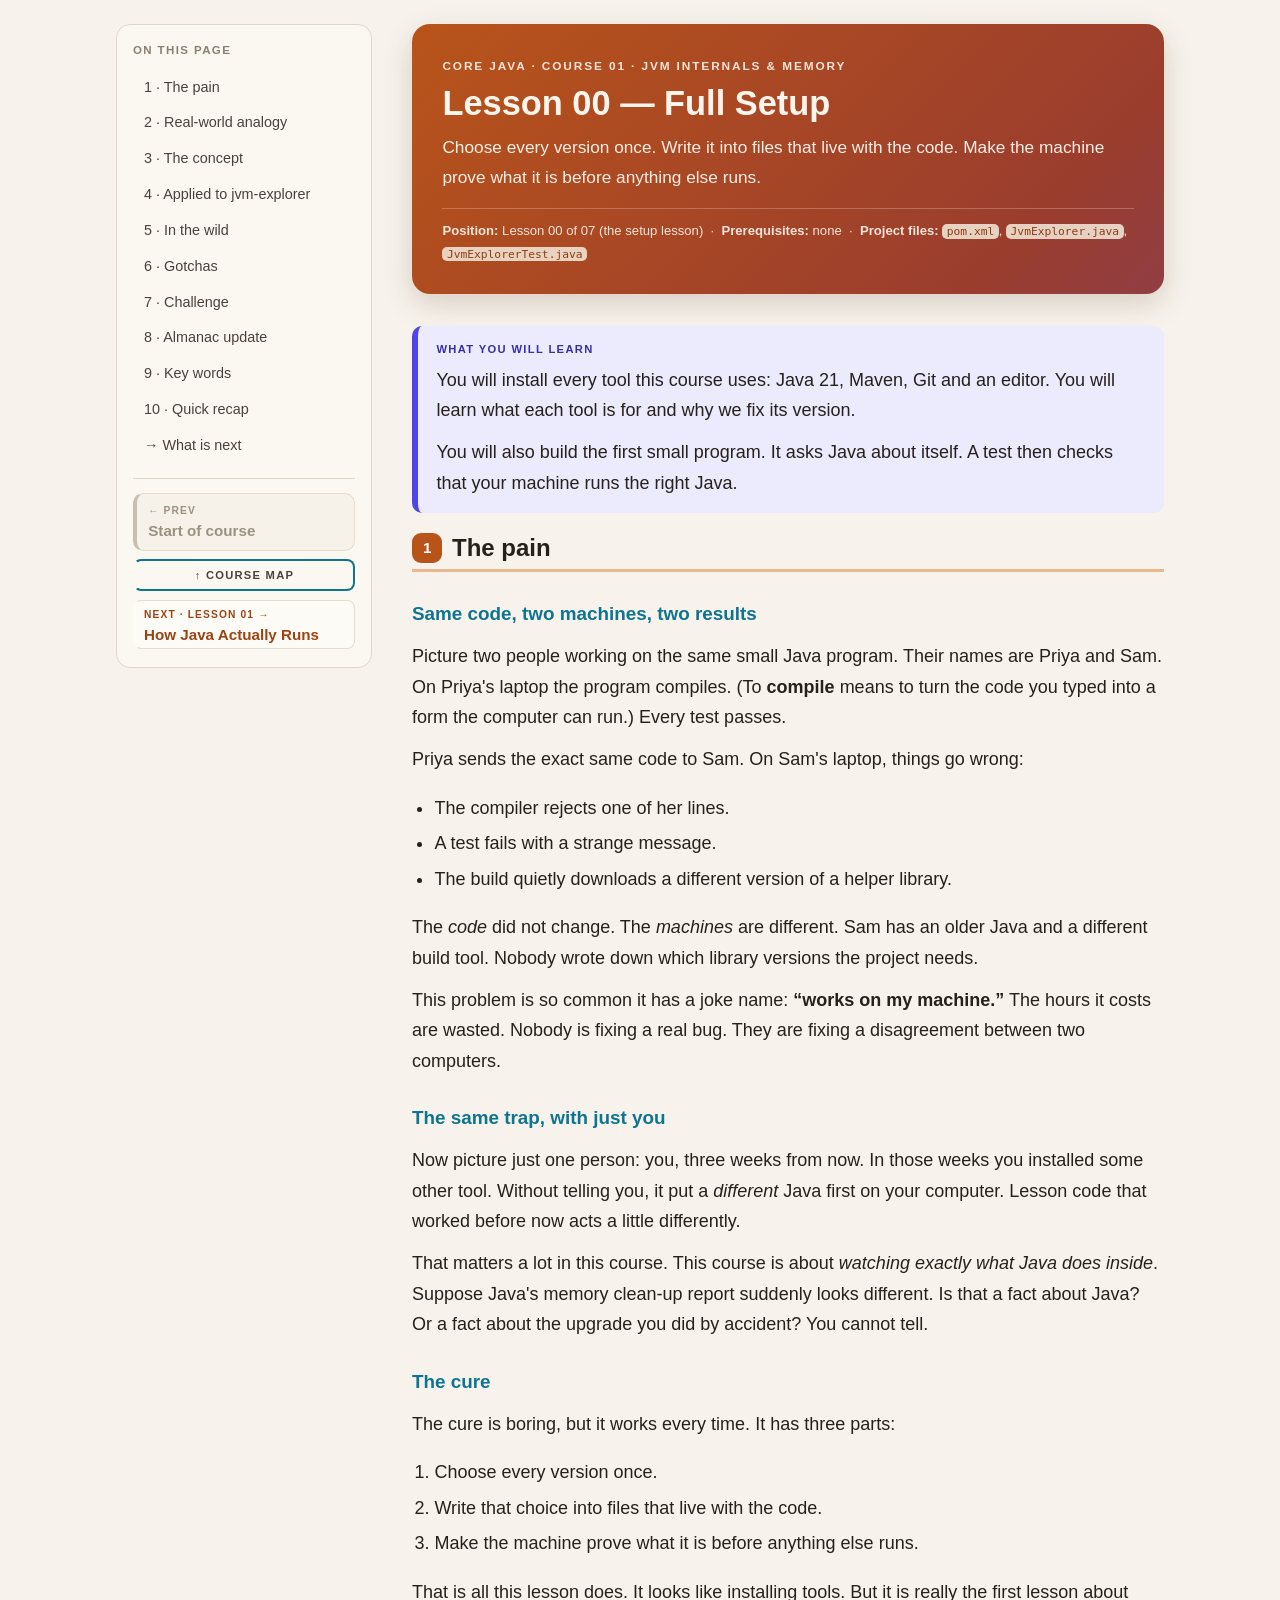
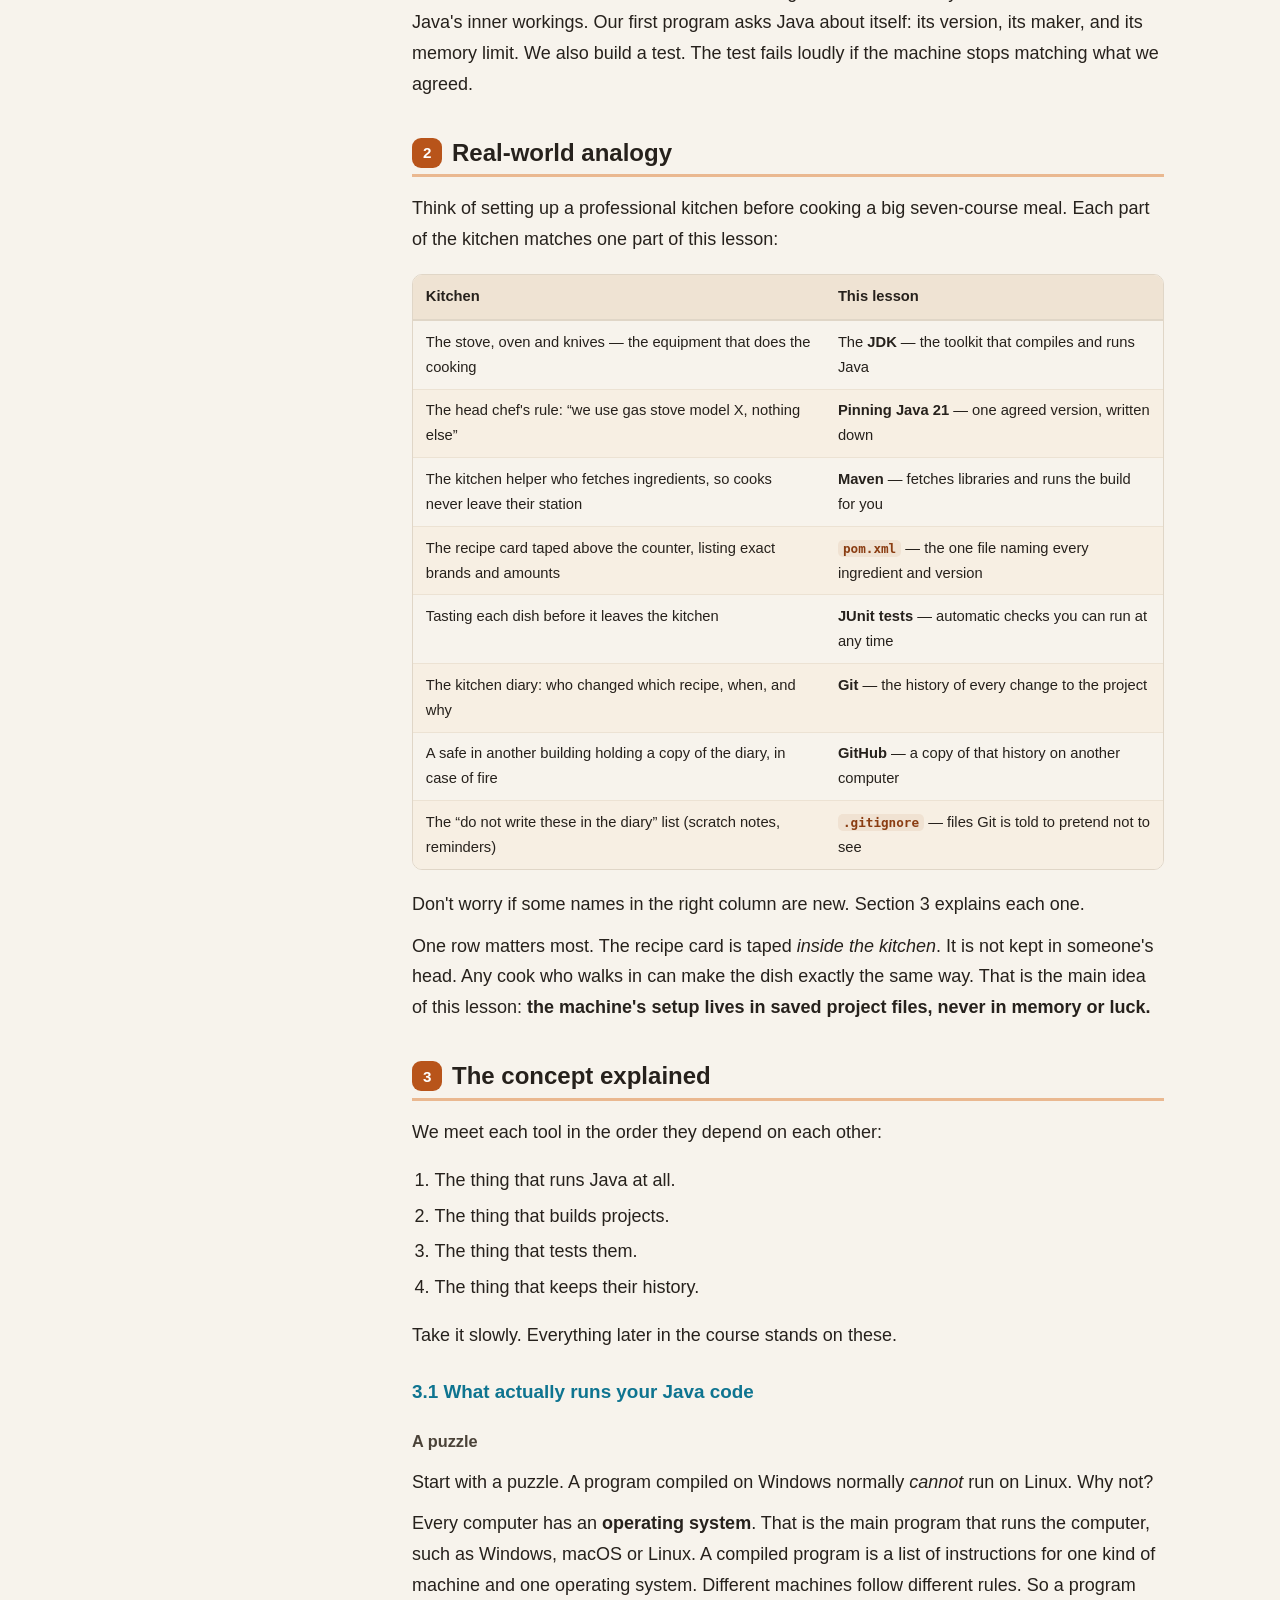
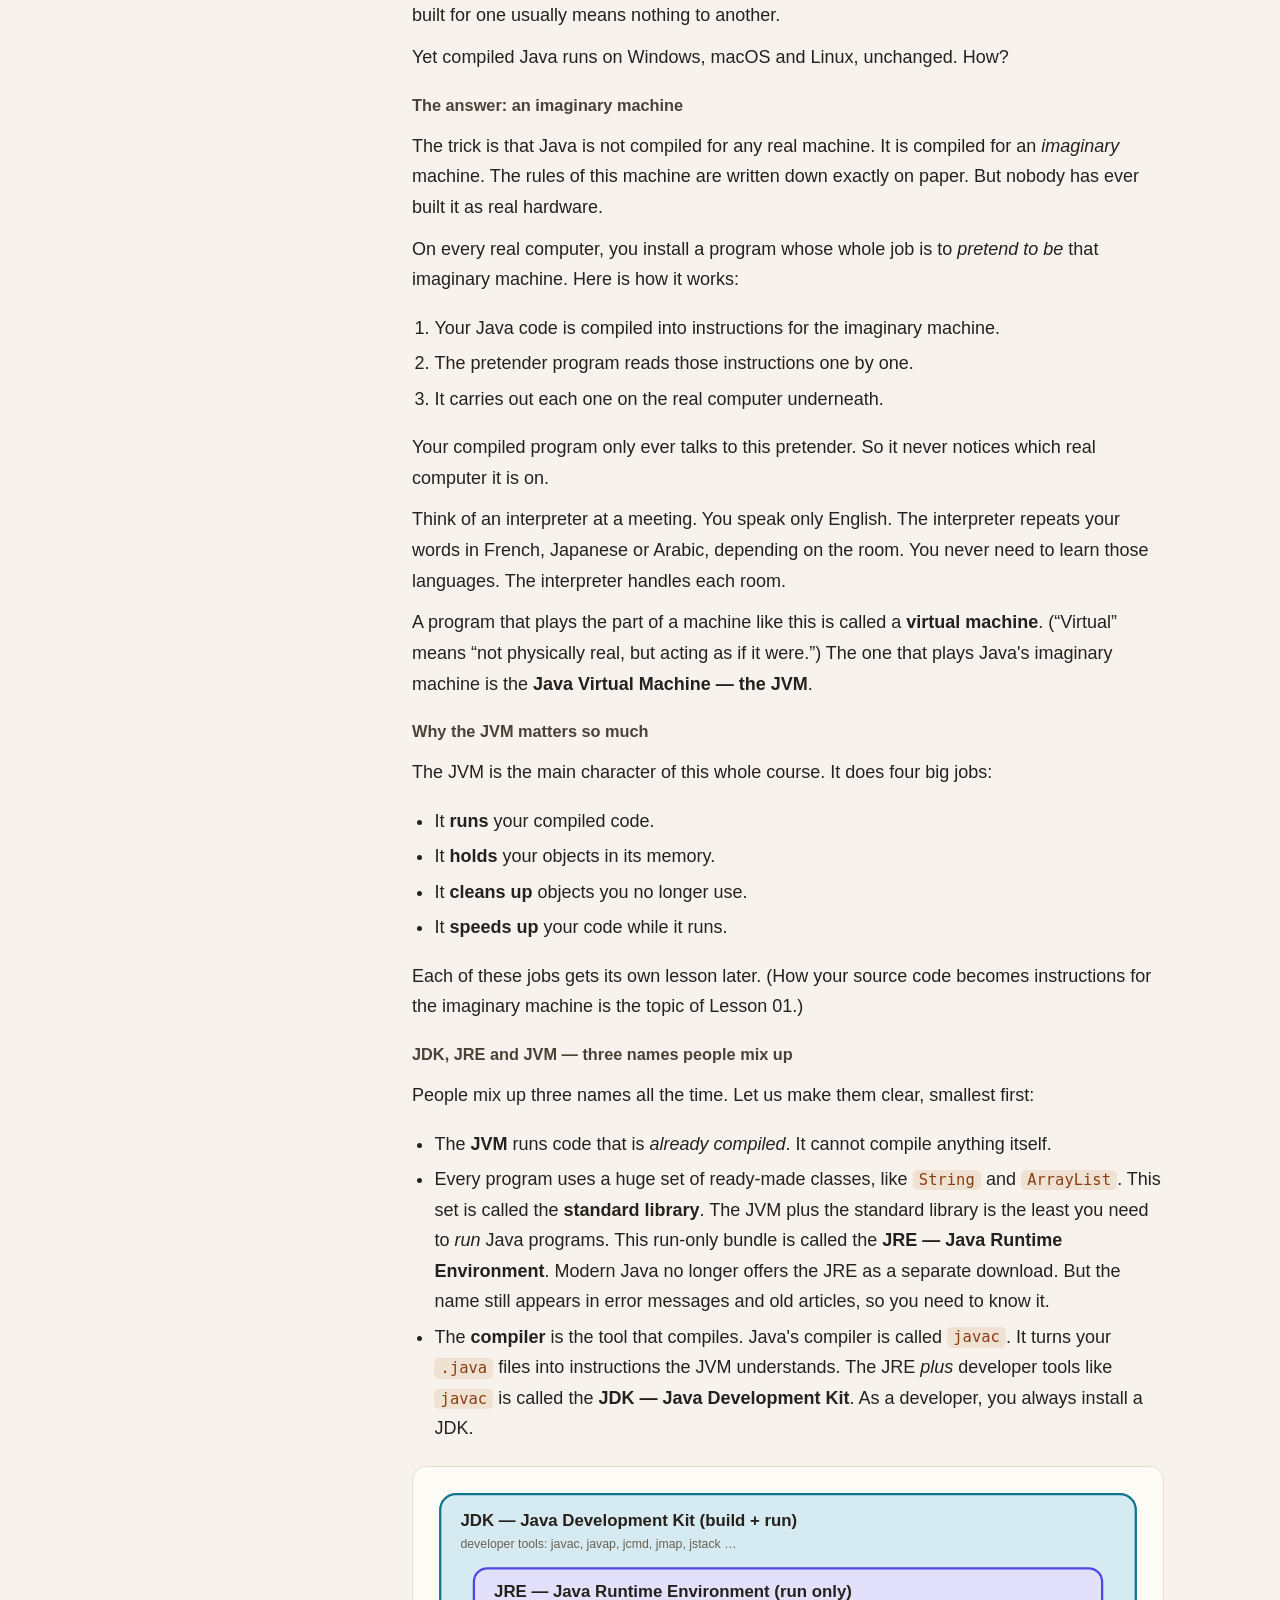
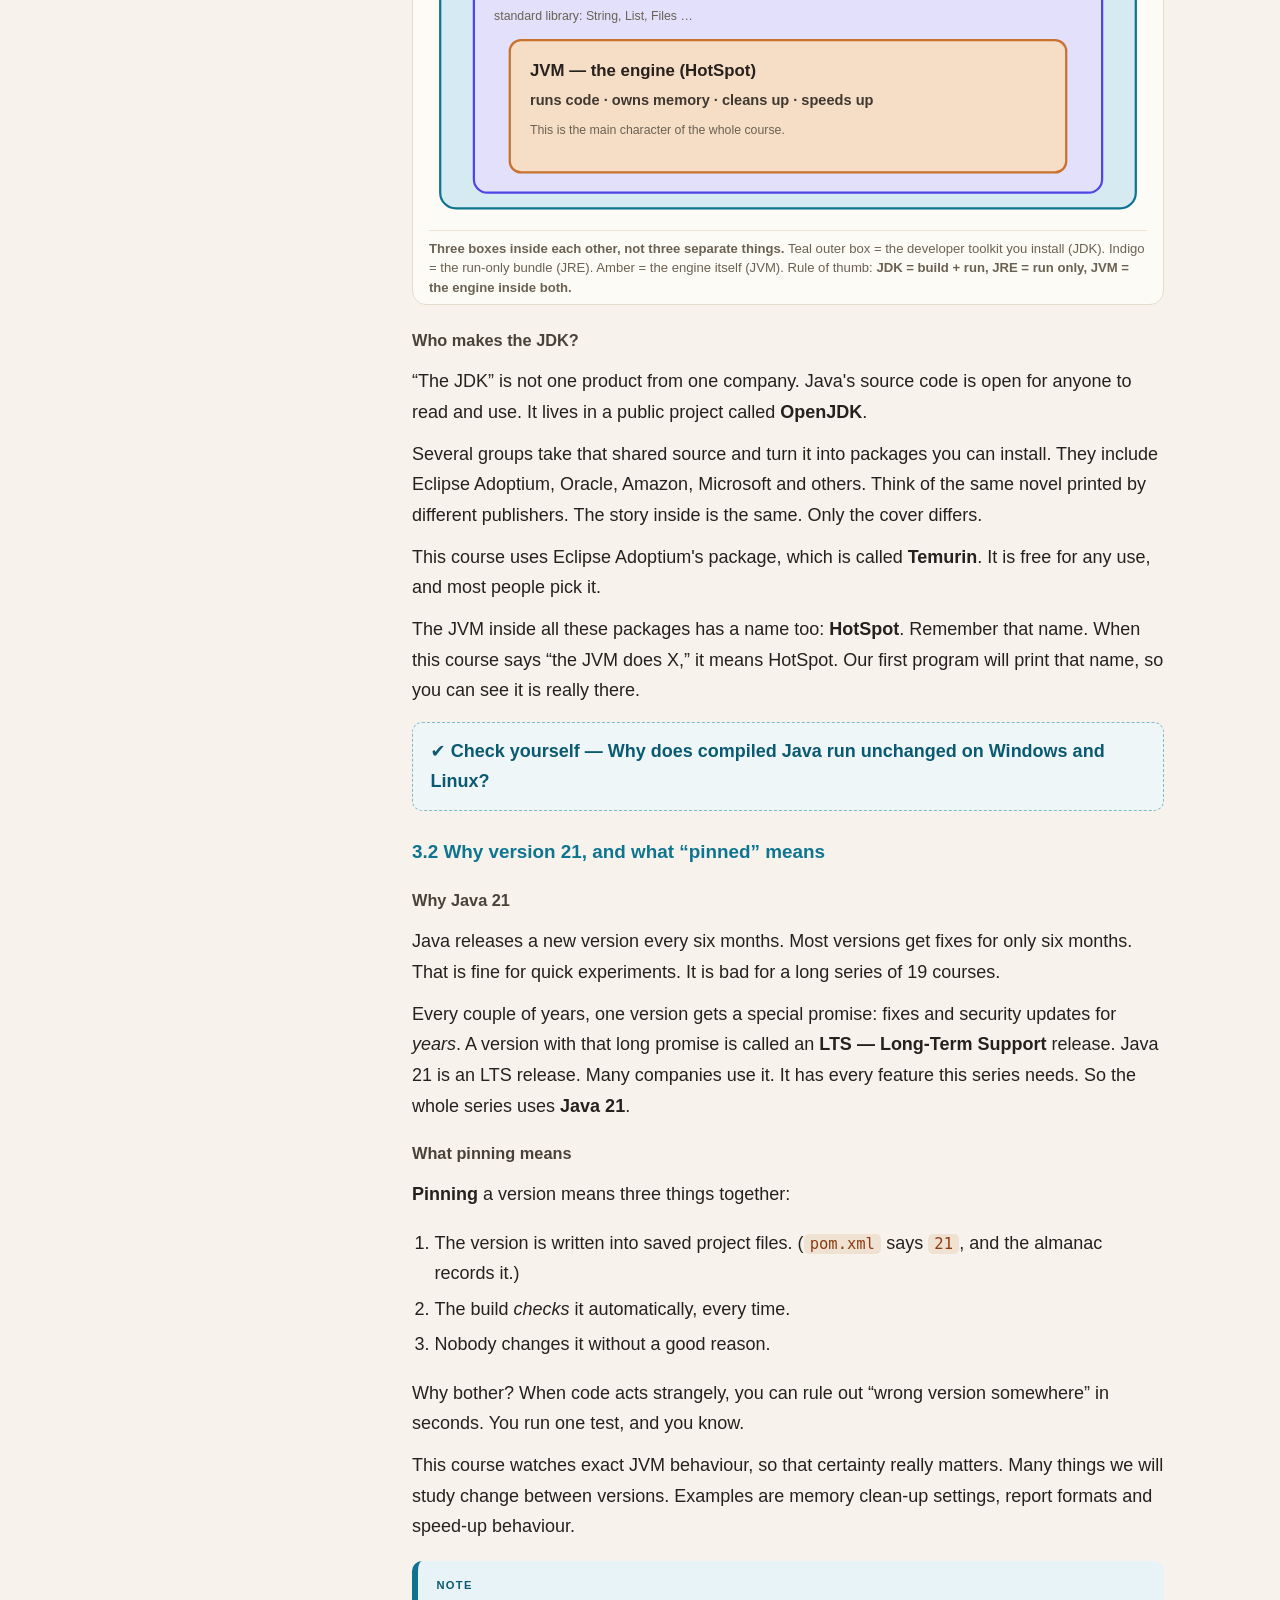
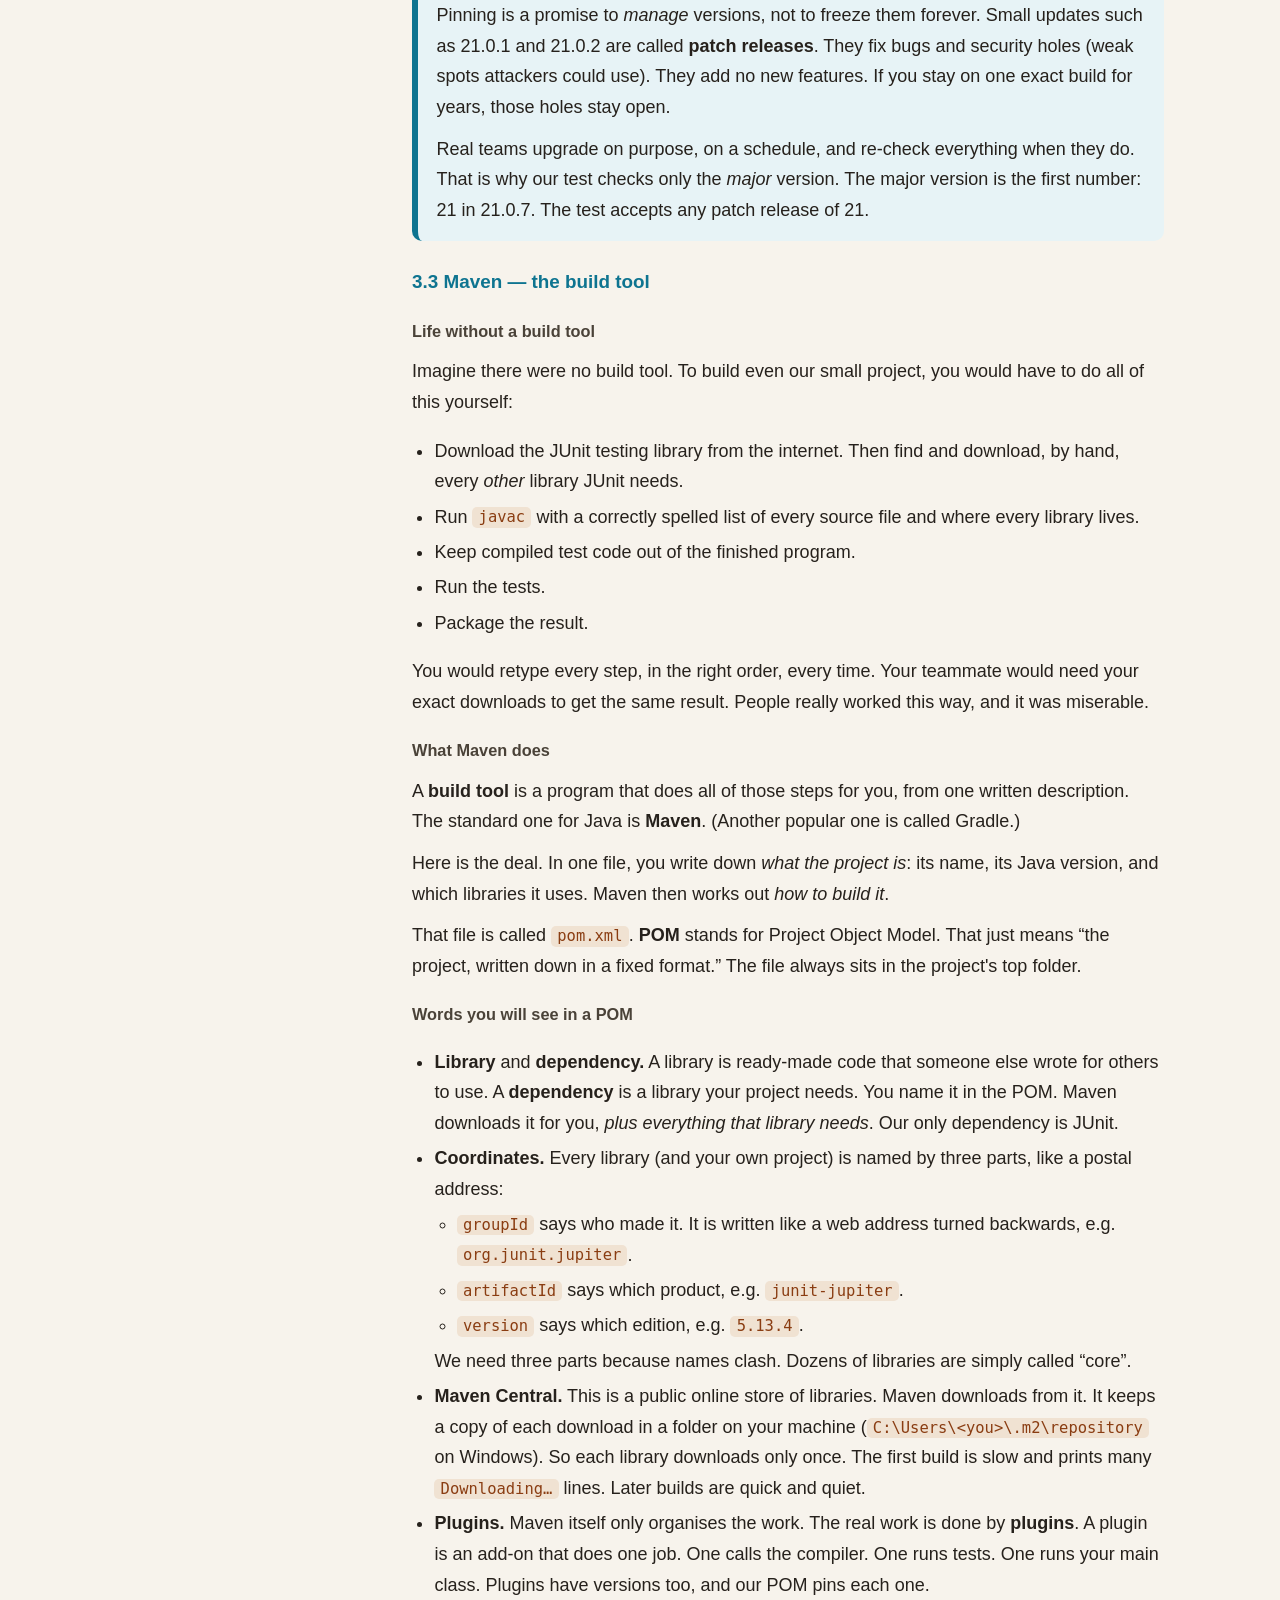
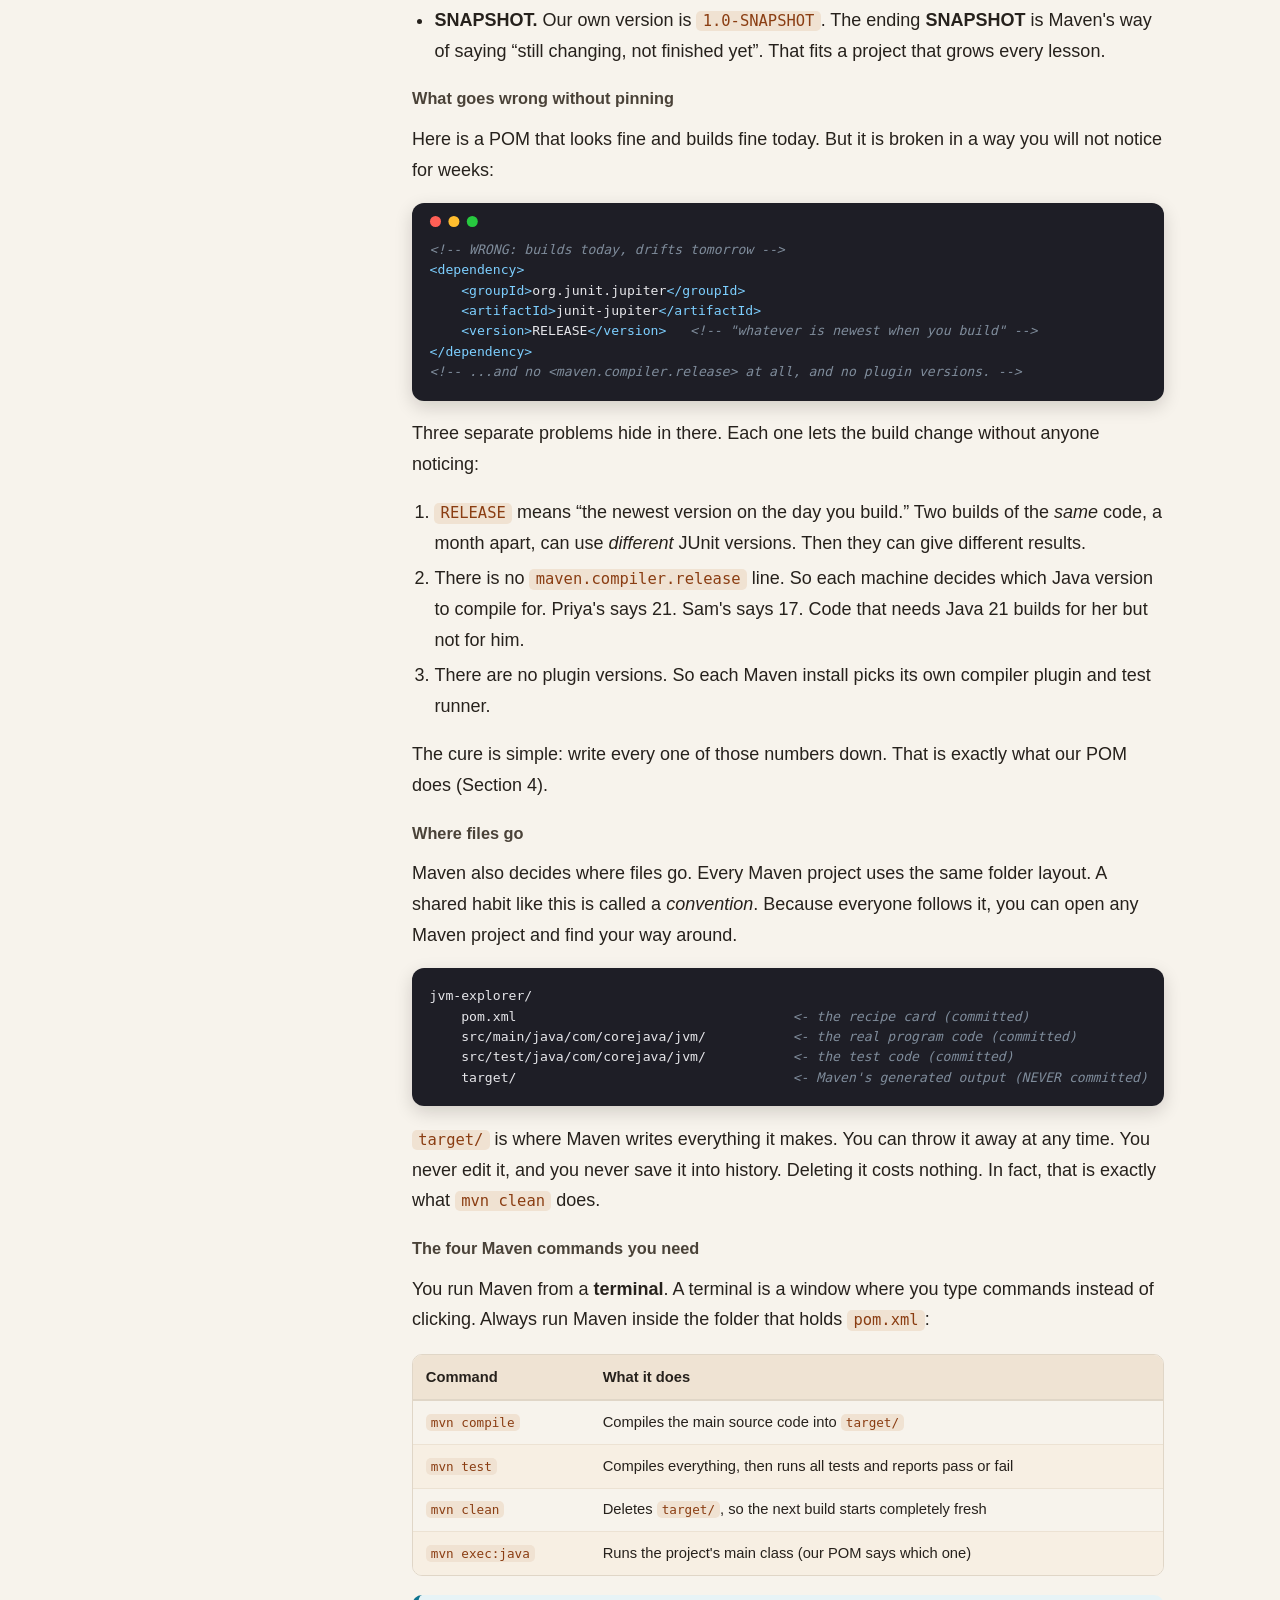
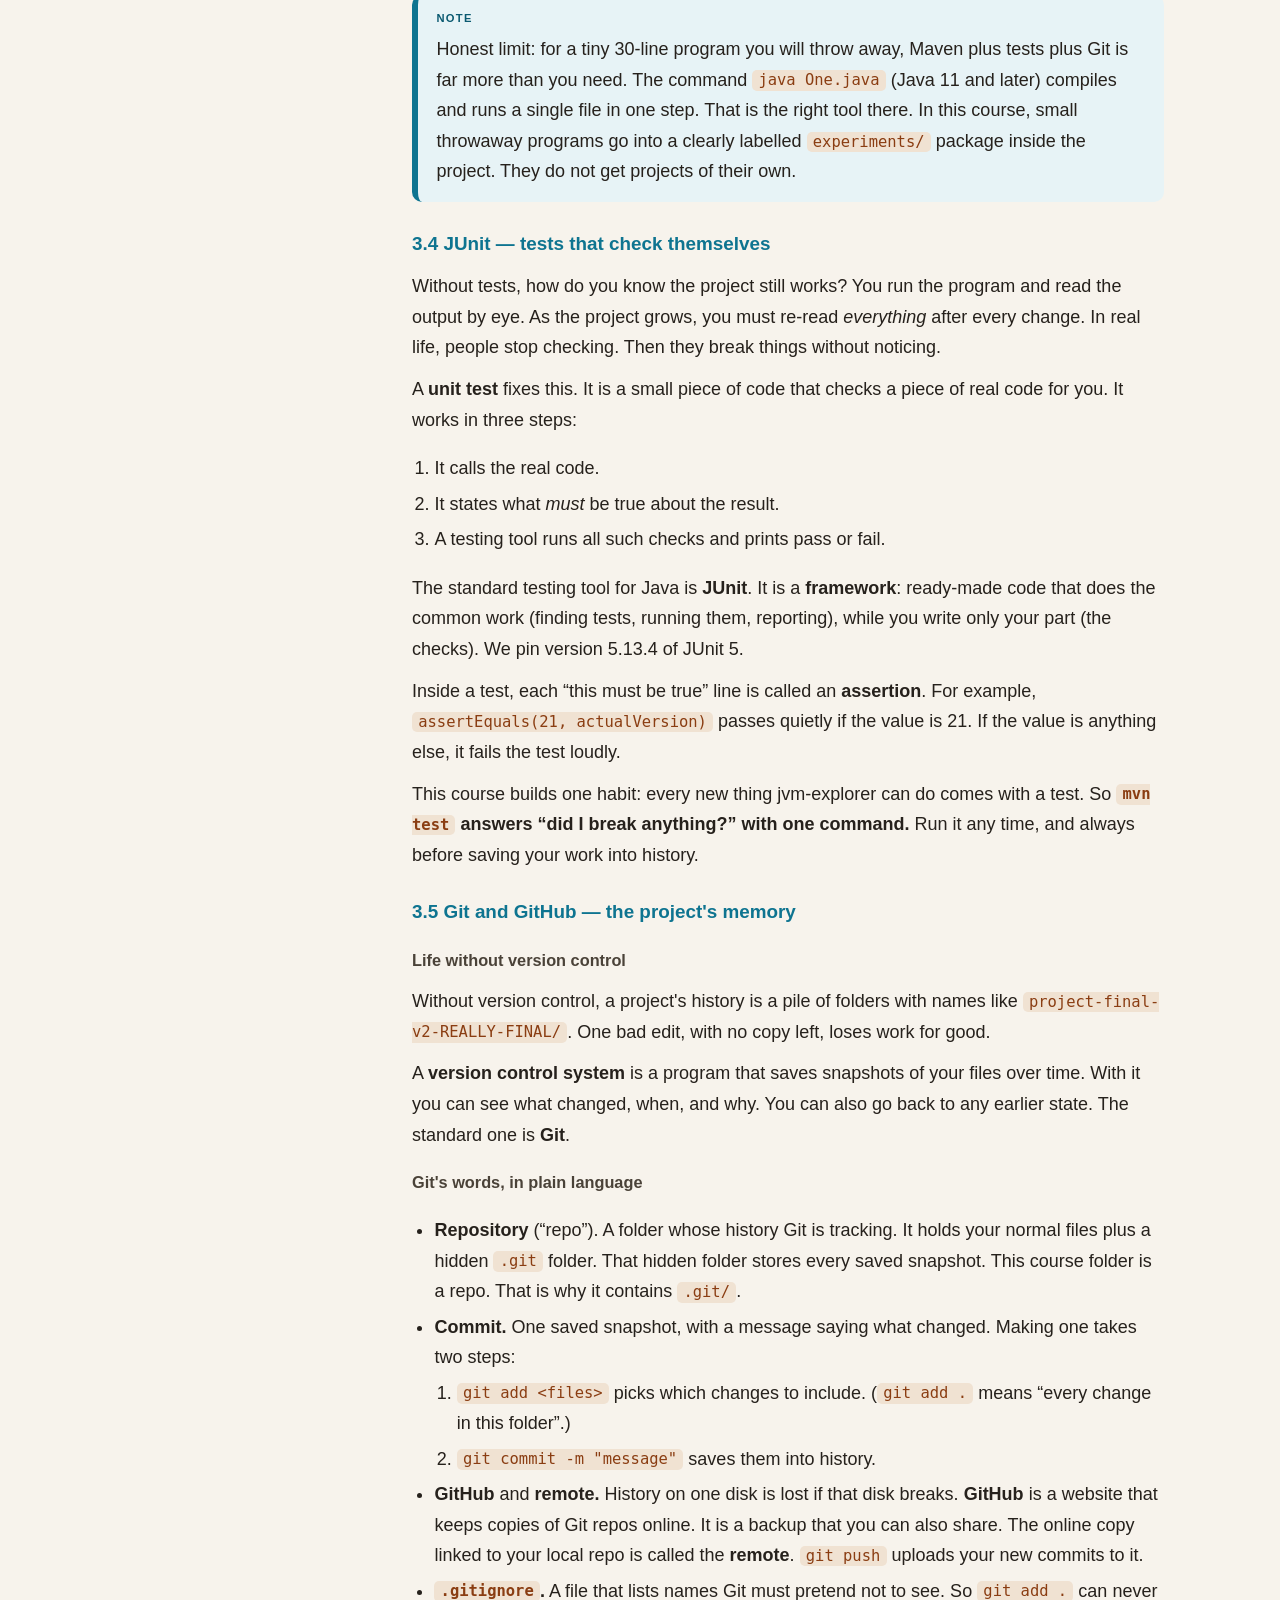
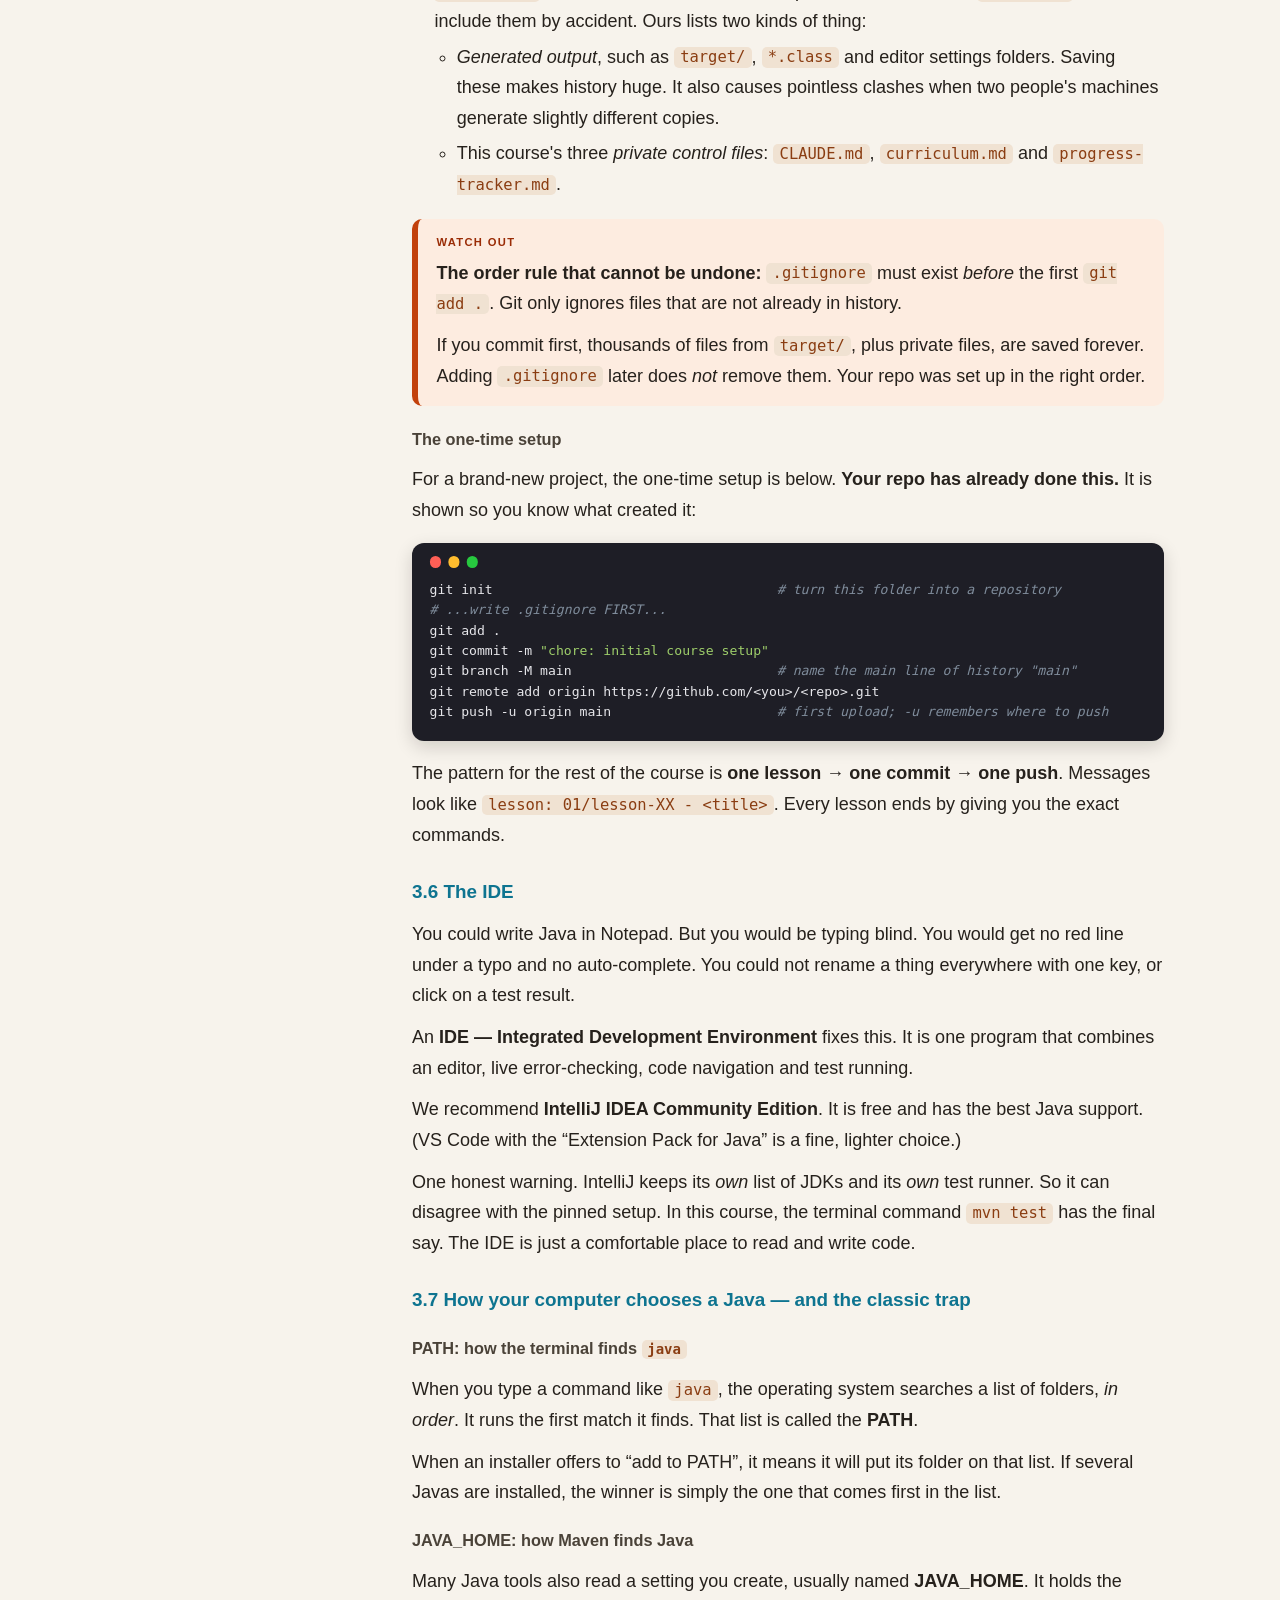
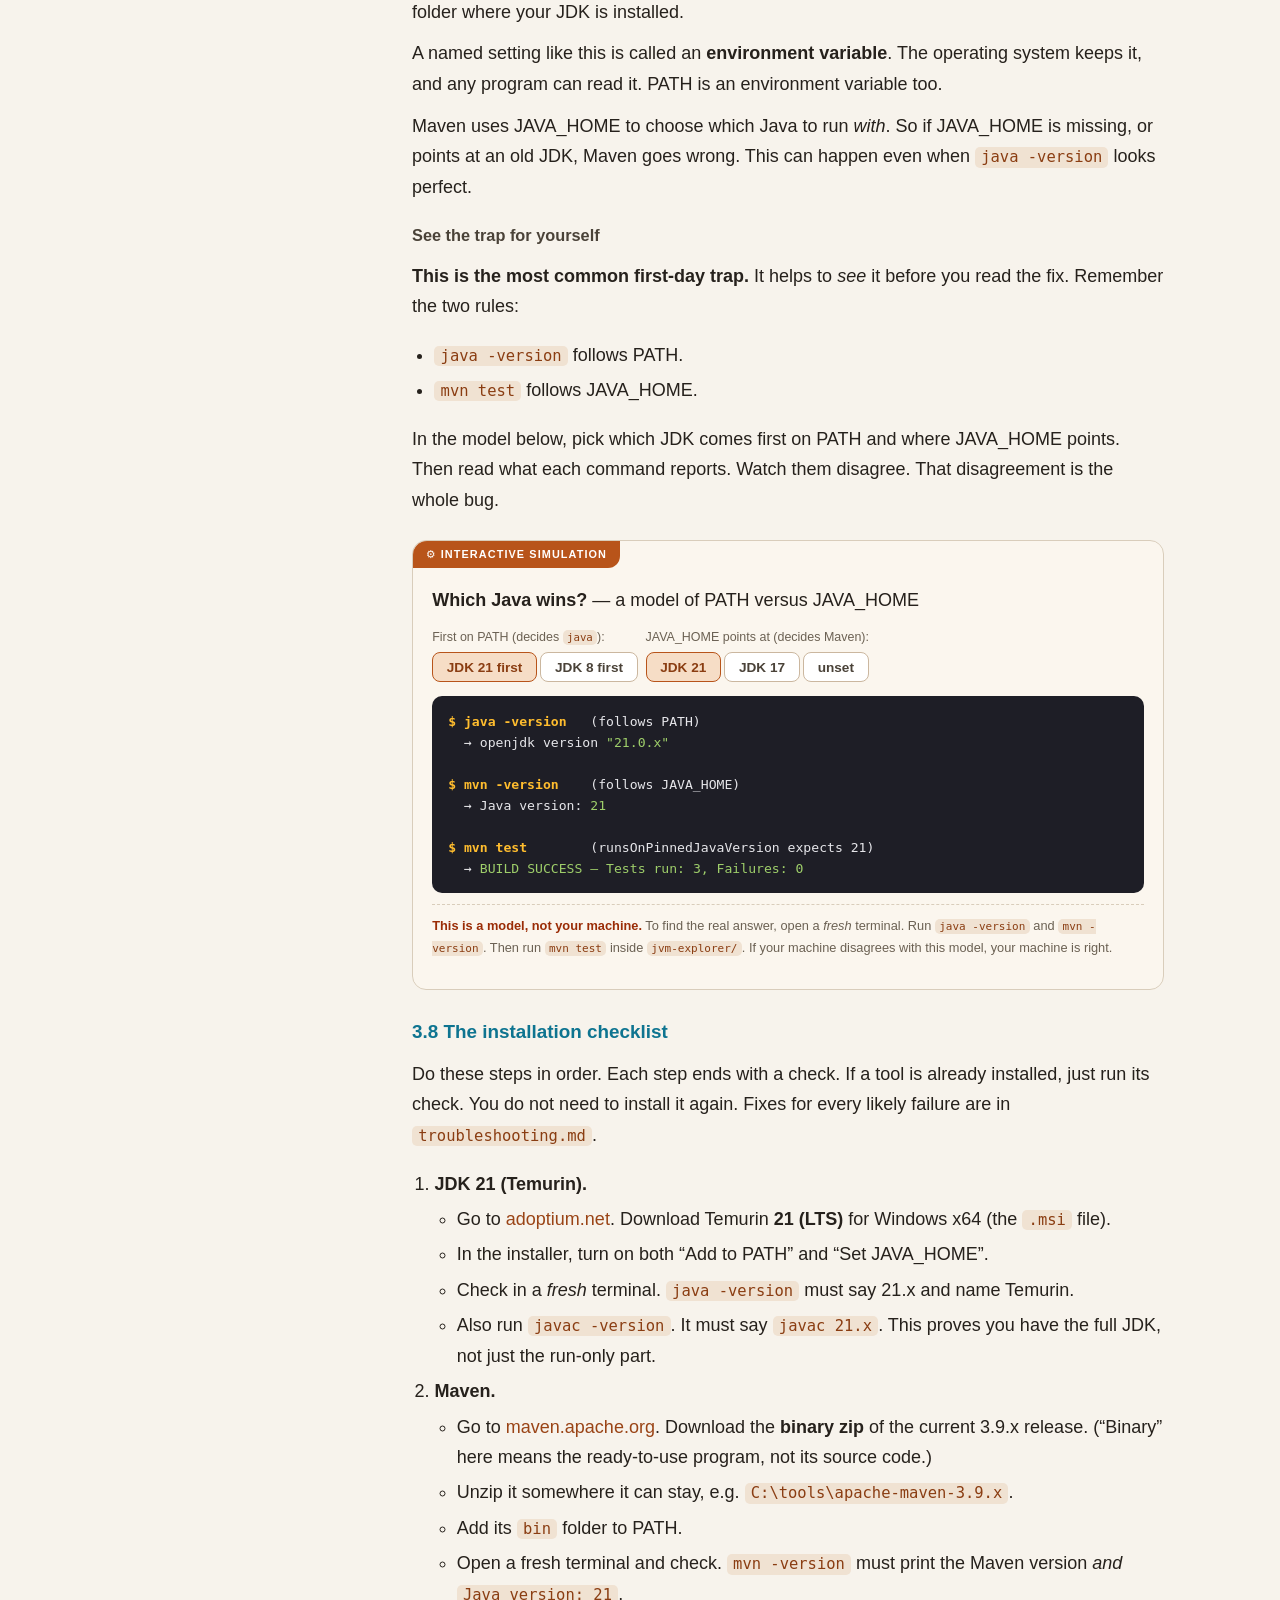
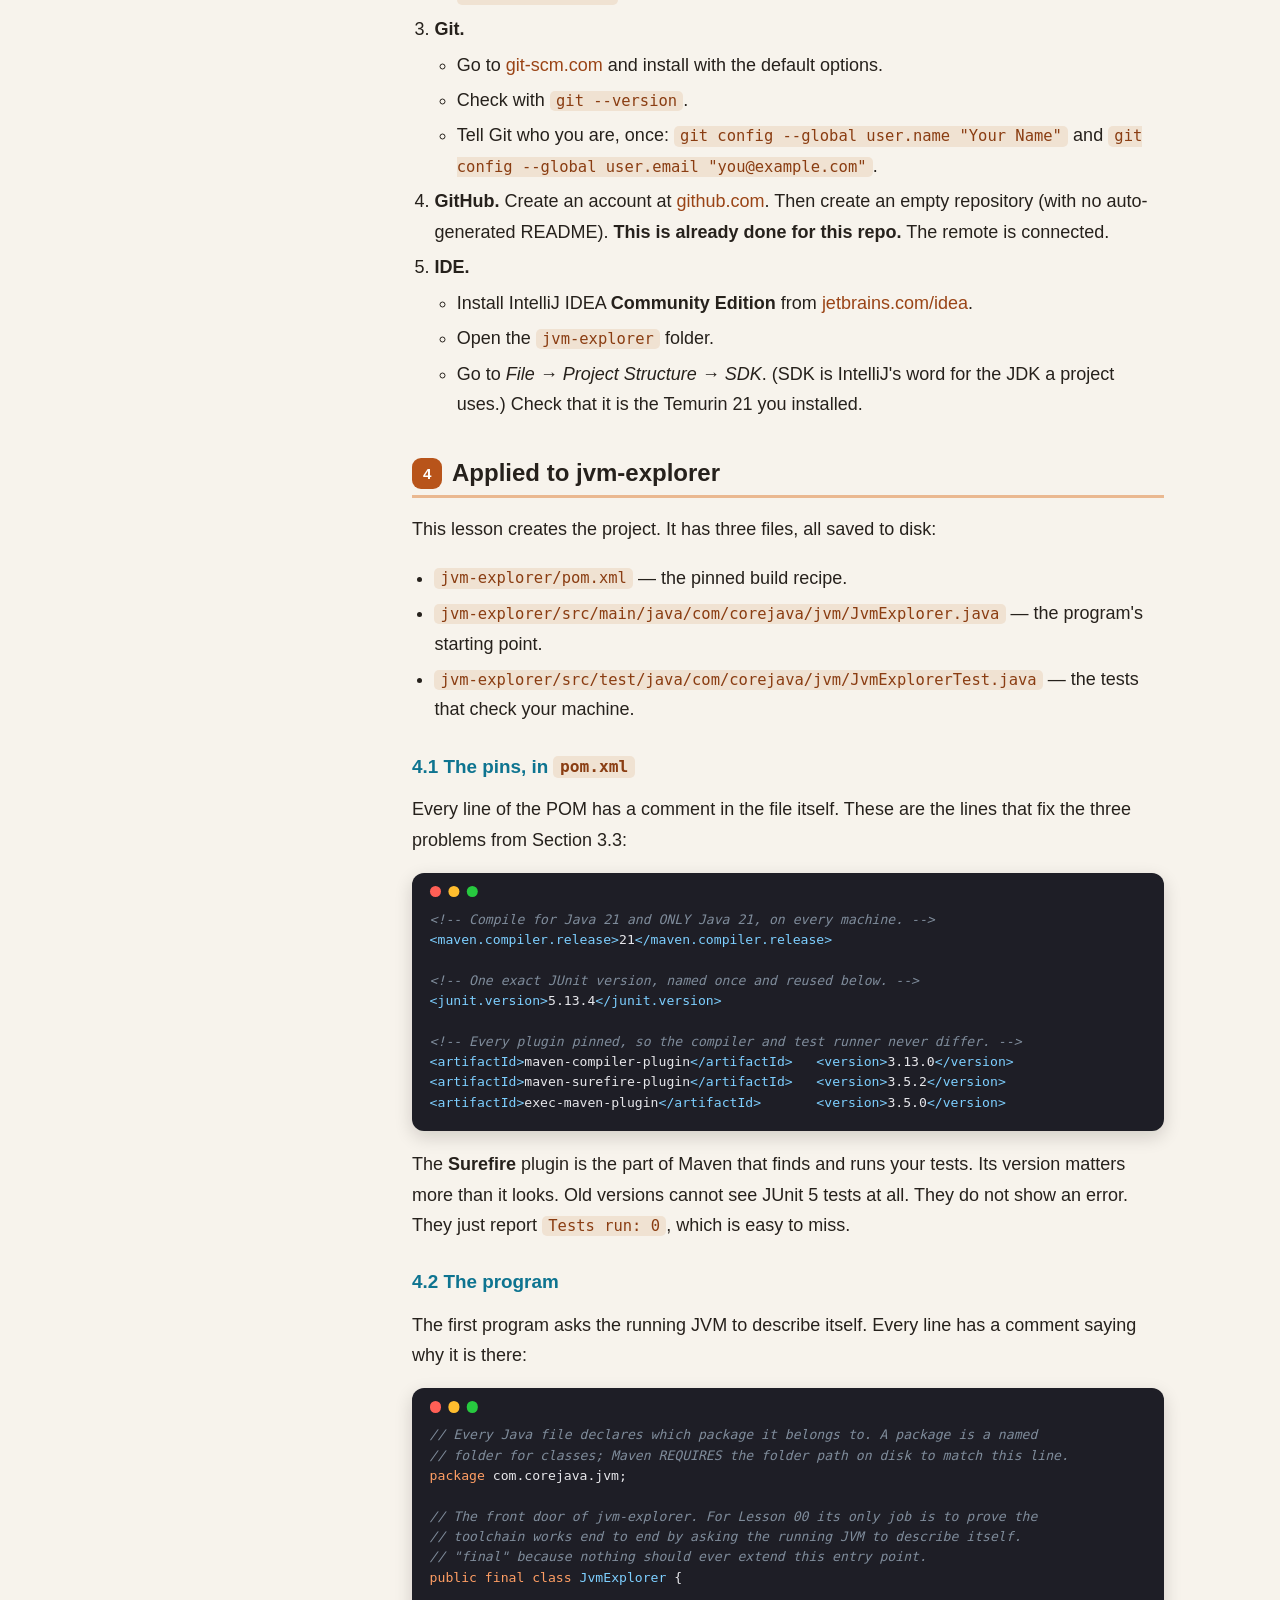
<file: lessons/phase-1-foundations/chapter-00-setup/lesson-00-full-setup.html>
<!doctype html>
<html lang="en">
<head>
  <meta charset="utf-8">
  <meta name="viewport" content="width=device-width, initial-scale=1">
  <title>Lesson 00 — Full Setup · JVM Internals &amp; Memory</title>
  <link rel="stylesheet" href="../../assets/lesson.css">
</head>
<body>
<div class="page">

  <!-- ============================ TOC SIDEBAR ============================ -->
  <aside class="toc">
    <p class="toc-title">On this page</p>
    <ol>
      <li><a href="#s1">1 · The pain</a></li>
      <li><a href="#s2">2 · Real-world analogy</a></li>
      <li><a href="#s3">3 · The concept</a></li>
      <li><a href="#s4">4 · Applied to jvm-explorer</a></li>
      <li><a href="#s5">5 · In the wild</a></li>
      <li><a href="#s6">6 · Gotchas</a></li>
      <li><a href="#s7">7 · Challenge</a></li>
      <li><a href="#s8">8 · Almanac update</a></li>
      <li><a href="#s9">9 · Key words</a></li>
      <li><a href="#s10">10 · Quick recap</a></li>
      <li><a href="#next">→ What is next</a></li>
    </ol>
    <nav class="toc-nav" aria-label="Course navigation">
      <span class="navcard disabled">
        <span class="navkicker">← Prev</span>
        <span class="navtitle">Start of course</span>
      </span>
      <a class="navmap" href="../../index.html">↑ Course map</a>
      <a class="navcard" href="../chapter-01-how-java-runs/lesson-01-how-java-runs.html">
        <span class="navkicker">Next · Lesson 01 →</span>
        <span class="navtitle">How Java Actually Runs</span>
      </a>
    </nav>
  </aside>

  <!-- ============================ MAIN CONTENT ============================ -->
  <main>

    <header class="banner">
      <p class="kicker">Core Java · Course 01 · JVM Internals &amp; Memory</p>
      <h1>Lesson 00 — Full Setup</h1>
      <p class="subtitle">Choose every version once. Write it into files that live with the code. Make the machine prove what it is before anything else runs.</p>
      <p class="meta">
        <strong>Position:</strong> Lesson 00 of 07 (the setup lesson) &nbsp;·&nbsp;
        <strong>Prerequisites:</strong> none &nbsp;·&nbsp;
        <strong>Project files:</strong> <code>pom.xml</code>, <code>JvmExplorer.java</code>, <code>JvmExplorerTest.java</code>
      </p>
    </header>

    <div class="callout learn">
      <p>You will install every tool this course uses: Java 21, Maven, Git and an editor. You will learn what each tool is for and why we fix its version.</p>
      <p>You will also build the first small program. It asks Java about itself. A test then checks that your machine runs the right Java.</p>
    </div>

    <!-- ===================== SECTION 1 — THE PAIN ===================== -->
    <section id="s1">
      <h2><span class="sec-num">1</span> The pain</h2>

      <h3>Same code, two machines, two results</h3>

      <p>Picture two people working on the same small Java program. Their names are Priya and Sam. On Priya's laptop the program compiles. (To <strong>compile</strong> means to turn the code you typed into a form the computer can run.) Every test passes.</p>

      <p>Priya sends the exact same code to Sam. On Sam's laptop, things go wrong:</p>
      <ul>
        <li>The compiler rejects one of her lines.</li>
        <li>A test fails with a strange message.</li>
        <li>The build quietly downloads a different version of a helper library.</li>
      </ul>

      <p>The <em>code</em> did not change. The <em>machines</em> are different. Sam has an older Java and a different build tool. Nobody wrote down which library versions the project needs.</p>

      <p>This problem is so common it has a joke name: <strong>&ldquo;works on my machine.&rdquo;</strong> The hours it costs are wasted. Nobody is fixing a real bug. They are fixing a disagreement between two computers.</p>

      <h3>The same trap, with just you</h3>

      <p>Now picture just one person: you, three weeks from now. In those weeks you installed some other tool. Without telling you, it put a <em>different</em> Java first on your computer. Lesson code that worked before now acts a little differently.</p>

      <p>That matters a lot in this course. This course is about <em>watching exactly what Java does inside</em>. Suppose Java's memory clean-up report suddenly looks different. Is that a fact about Java? Or a fact about the upgrade you did by accident? You cannot tell.</p>

      <h3>The cure</h3>

      <p>The cure is boring, but it works every time. It has three parts:</p>
      <ol>
        <li>Choose every version once.</li>
        <li>Write that choice into files that live with the code.</li>
        <li>Make the machine prove what it is before anything else runs.</li>
      </ol>

      <p>That is all this lesson does. It looks like installing tools. But it is really the first lesson about Java's inner workings. Our first program asks Java about itself: its version, its maker, and its memory limit. We also build a test. The test fails loudly if the machine stops matching what we agreed.</p>
    </section>

    <!-- ===================== SECTION 2 — ANALOGY ===================== -->
    <section id="s2">
      <h2><span class="sec-num">2</span> Real-world analogy</h2>

      <p>Think of setting up a professional kitchen before cooking a big seven-course meal. Each part of the kitchen matches one part of this lesson:</p>

      <div class="table-wrap">
        <table>
          <thead><tr><th>Kitchen</th><th>This lesson</th></tr></thead>
          <tbody>
            <tr><td>The stove, oven and knives — the equipment that does the cooking</td><td>The <strong>JDK</strong> — the toolkit that compiles and runs Java</td></tr>
            <tr><td>The head chef's rule: &ldquo;we use gas stove model X, nothing else&rdquo;</td><td><strong>Pinning Java 21</strong> — one agreed version, written down</td></tr>
            <tr><td>The kitchen helper who fetches ingredients, so cooks never leave their station</td><td><strong>Maven</strong> — fetches libraries and runs the build for you</td></tr>
            <tr><td>The recipe card taped above the counter, listing exact brands and amounts</td><td><strong><code>pom.xml</code></strong> — the one file naming every ingredient and version</td></tr>
            <tr><td>Tasting each dish before it leaves the kitchen</td><td><strong>JUnit tests</strong> — automatic checks you can run at any time</td></tr>
            <tr><td>The kitchen diary: who changed which recipe, when, and why</td><td><strong>Git</strong> — the history of every change to the project</td></tr>
            <tr><td>A safe in another building holding a copy of the diary, in case of fire</td><td><strong>GitHub</strong> — a copy of that history on another computer</td></tr>
            <tr><td>The &ldquo;do not write these in the diary&rdquo; list (scratch notes, reminders)</td><td><strong><code>.gitignore</code></strong> — files Git is told to pretend not to see</td></tr>
          </tbody>
        </table>
      </div>

      <p>Don't worry if some names in the right column are new. Section 3 explains each one.</p>

      <p>One row matters most. The recipe card is taped <em>inside the kitchen</em>. It is not kept in someone's head. Any cook who walks in can make the dish exactly the same way. That is the main idea of this lesson: <strong>the machine's setup lives in saved project files, never in memory or luck.</strong></p>
    </section>

    <!-- ===================== SECTION 3 — CONCEPT ===================== -->
    <section id="s3">
      <h2><span class="sec-num">3</span> The concept explained</h2>

      <p>We meet each tool in the order they depend on each other:</p>
      <ol>
        <li>The thing that runs Java at all.</li>
        <li>The thing that builds projects.</li>
        <li>The thing that tests them.</li>
        <li>The thing that keeps their history.</li>
      </ol>
      <p>Take it slowly. Everything later in the course stands on these.</p>

      <h3>3.1 What actually runs your Java code</h3>

      <h4>A puzzle</h4>

      <p>Start with a puzzle. A program compiled on Windows normally <em>cannot</em> run on Linux. Why not?</p>

      <p>Every computer has an <strong>operating system</strong>. That is the main program that runs the computer, such as Windows, macOS or Linux. A compiled program is a list of instructions for one kind of machine and one operating system. Different machines follow different rules. So a program built for one usually means nothing to another.</p>

      <p>Yet compiled Java runs on Windows, macOS and Linux, unchanged. How?</p>

      <h4>The answer: an imaginary machine</h4>

      <p>The trick is that Java is not compiled for any real machine. It is compiled for an <em>imaginary</em> machine. The rules of this machine are written down exactly on paper. But nobody has ever built it as real hardware.</p>

      <p>On every real computer, you install a program whose whole job is to <em>pretend to be</em> that imaginary machine. Here is how it works:</p>
      <ol>
        <li>Your Java code is compiled into instructions for the imaginary machine.</li>
        <li>The pretender program reads those instructions one by one.</li>
        <li>It carries out each one on the real computer underneath.</li>
      </ol>

      <p>Your compiled program only ever talks to this pretender. So it never notices which real computer it is on.</p>

      <p>Think of an interpreter at a meeting. You speak only English. The interpreter repeats your words in French, Japanese or Arabic, depending on the room. You never need to learn those languages. The interpreter handles each room.</p>

      <p>A program that plays the part of a machine like this is called a <strong>virtual machine</strong>. (&ldquo;Virtual&rdquo; means &ldquo;not physically real, but acting as if it were.&rdquo;) The one that plays Java's imaginary machine is the <strong>Java Virtual Machine — the JVM</strong>.</p>

      <h4>Why the JVM matters so much</h4>

      <p>The JVM is the main character of this whole course. It does four big jobs:</p>
      <ul>
        <li>It <strong>runs</strong> your compiled code.</li>
        <li>It <strong>holds</strong> your objects in its memory.</li>
        <li>It <strong>cleans up</strong> objects you no longer use.</li>
        <li>It <strong>speeds up</strong> your code while it runs.</li>
      </ul>
      <p>Each of these jobs gets its own lesson later. (How your source code becomes instructions for the imaginary machine is the topic of Lesson 01.)</p>

      <h4>JDK, JRE and JVM — three names people mix up</h4>

      <p>People mix up three names all the time. Let us make them clear, smallest first:</p>
      <ul>
        <li>The <strong>JVM</strong> runs code that is <em>already compiled</em>. It cannot compile anything itself.</li>
        <li>Every program uses a huge set of ready-made classes, like <code>String</code> and <code>ArrayList</code>. This set is called the <strong>standard library</strong>. The JVM plus the standard library is the least you need to <em>run</em> Java programs. This run-only bundle is called the <strong>JRE — Java Runtime Environment</strong>. Modern Java no longer offers the JRE as a separate download. But the name still appears in error messages and old articles, so you need to know it.</li>
        <li>The <strong>compiler</strong> is the tool that compiles. Java's compiler is called <code>javac</code>. It turns your <code>.java</code> files into instructions the JVM understands. The JRE <em>plus</em> developer tools like <code>javac</code> is called the <strong>JDK — Java Development Kit</strong>. As a developer, you always install a JDK.</li>
      </ul>

      <figure class="fig">
        <svg viewBox="0 0 640 300" role="img" aria-label="Three nested boxes. The outer box is the JDK, holding developer tools. Inside it the JRE holds the standard libraries. Inside that, the innermost box is the JVM, the engine that runs code and owns memory.">
          <rect class="fig-infra" x="10" y="10" width="620" height="280" rx="14"/>
          <text class="fig-heading" x="28" y="38">JDK — Java Development Kit  (build + run)</text>
          <text class="fig-small" x="28" y="58">developer tools: javac, javap, jcmd, jmap, jstack …</text>
          <rect class="fig-accent2" x="40" y="76" width="560" height="200" rx="12"/>
          <text class="fig-heading" x="58" y="102">JRE — Java Runtime Environment  (run only)</text>
          <text class="fig-small" x="58" y="122">standard library: String, List, Files …</text>
          <rect class="fig-code" x="72" y="140" width="496" height="118" rx="10"/>
          <text class="fig-heading" x="90" y="172">JVM — the engine  (HotSpot)</text>
          <text class="fig-label" x="90" y="198">runs code · owns memory · cleans up · speeds up</text>
          <text class="fig-small" x="90" y="224">This is the main character of the whole course.</text>
        </svg>
        <figcaption><strong>Three boxes inside each other, not three separate things.</strong> Teal outer box = the developer toolkit you install (JDK). Indigo = the run-only bundle (JRE). Amber = the engine itself (JVM). Rule of thumb: <strong>JDK = build + run, JRE = run only, JVM = the engine inside both.</strong></figcaption>
      </figure>

      <h4>Who makes the JDK?</h4>

      <p>&ldquo;The JDK&rdquo; is not one product from one company. Java's source code is open for anyone to read and use. It lives in a public project called <strong>OpenJDK</strong>.</p>

      <p>Several groups take that shared source and turn it into packages you can install. They include Eclipse Adoptium, Oracle, Amazon, Microsoft and others. Think of the same novel printed by different publishers. The story inside is the same. Only the cover differs.</p>

      <p>This course uses Eclipse Adoptium's package, which is called <strong>Temurin</strong>. It is free for any use, and most people pick it.</p>

      <p>The JVM inside all these packages has a name too: <strong>HotSpot</strong>. Remember that name. When this course says &ldquo;the JVM does X,&rdquo; it means HotSpot. Our first program will print that name, so you can see it is really there.</p>

      <details class="check">
        <summary>Why does compiled Java run unchanged on Windows and Linux?</summary>
        <div class="answer-body">Because <code>javac</code> does not compile for any real machine. It compiles for an imaginary one. Each real computer runs a JVM. The JVM pretends to be that imaginary machine on top of the real hardware. Your program only ever talks to the JVM. So it never notices the real operating system or chip underneath.</div>
      </details>

      <h3>3.2 Why version 21, and what &ldquo;pinned&rdquo; means</h3>

      <h4>Why Java 21</h4>

      <p>Java releases a new version every six months. Most versions get fixes for only six months. That is fine for quick experiments. It is bad for a long series of 19 courses.</p>

      <p>Every couple of years, one version gets a special promise: fixes and security updates for <em>years</em>. A version with that long promise is called an <strong>LTS — Long-Term Support</strong> release. Java 21 is an LTS release. Many companies use it. It has every feature this series needs. So the whole series uses <strong>Java 21</strong>.</p>

      <h4>What pinning means</h4>

      <p><strong>Pinning</strong> a version means three things together:</p>
      <ol>
        <li>The version is written into saved project files. (<code>pom.xml</code> says <code>21</code>, and the almanac records it.)</li>
        <li>The build <em>checks</em> it automatically, every time.</li>
        <li>Nobody changes it without a good reason.</li>
      </ol>

      <p>Why bother? When code acts strangely, you can rule out &ldquo;wrong version somewhere&rdquo; in seconds. You run one test, and you know.</p>

      <p>This course watches exact JVM behaviour, so that certainty really matters. Many things we will study change between versions. Examples are memory clean-up settings, report formats and speed-up behaviour.</p>

      <div class="callout note">
        <p>Pinning is a promise to <em>manage</em> versions, not to freeze them forever. Small updates such as 21.0.1 and 21.0.2 are called <strong>patch releases</strong>. They fix bugs and security holes (weak spots attackers could use). They add no new features. If you stay on one exact build for years, those holes stay open.</p>
        <p>Real teams upgrade on purpose, on a schedule, and re-check everything when they do. That is why our test checks only the <em>major</em> version. The major version is the first number: 21 in 21.0.7. The test accepts any patch release of 21.</p>
      </div>

      <h3>3.3 Maven — the build tool</h3>

      <h4>Life without a build tool</h4>

      <p>Imagine there were no build tool. To build even our small project, you would have to do all of this yourself:</p>
      <ul>
        <li>Download the JUnit testing library from the internet. Then find and download, by hand, every <em>other</em> library JUnit needs.</li>
        <li>Run <code>javac</code> with a correctly spelled list of every source file and where every library lives.</li>
        <li>Keep compiled test code out of the finished program.</li>
        <li>Run the tests.</li>
        <li>Package the result.</li>
      </ul>
      <p>You would retype every step, in the right order, every time. Your teammate would need your exact downloads to get the same result. People really worked this way, and it was miserable.</p>

      <h4>What Maven does</h4>

      <p>A <strong>build tool</strong> is a program that does all of those steps for you, from one written description. The standard one for Java is <strong>Maven</strong>. (Another popular one is called Gradle.)</p>

      <p>Here is the deal. In one file, you write down <em>what the project is</em>: its name, its Java version, and which libraries it uses. Maven then works out <em>how to build it</em>.</p>

      <p>That file is called <code>pom.xml</code>. <strong>POM</strong> stands for Project Object Model. That just means &ldquo;the project, written down in a fixed format.&rdquo; The file always sits in the project's top folder.</p>

      <h4>Words you will see in a POM</h4>

      <ul>
        <li><strong>Library</strong> and <strong>dependency.</strong> A library is ready-made code that someone else wrote for others to use. A <strong>dependency</strong> is a library your project needs. You name it in the POM. Maven downloads it for you, <em>plus everything that library needs</em>. Our only dependency is JUnit.</li>
        <li><strong>Coordinates.</strong> Every library (and your own project) is named by three parts, like a postal address:
          <ul>
            <li><code>groupId</code> says who made it. It is written like a web address turned backwards, e.g. <code>org.junit.jupiter</code>.</li>
            <li><code>artifactId</code> says which product, e.g. <code>junit-jupiter</code>.</li>
            <li><code>version</code> says which edition, e.g. <code>5.13.4</code>.</li>
          </ul>
          We need three parts because names clash. Dozens of libraries are simply called &ldquo;core&rdquo;.</li>
        <li><strong>Maven Central.</strong> This is a public online store of libraries. Maven downloads from it. It keeps a copy of each download in a folder on your machine (<code>C:\Users\&lt;you&gt;\.m2\repository</code> on Windows). So each library downloads only once. The first build is slow and prints many <code>Downloading…</code> lines. Later builds are quick and quiet.</li>
        <li><strong>Plugins.</strong> Maven itself only organises the work. The real work is done by <strong>plugins</strong>. A plugin is an add-on that does one job. One calls the compiler. One runs tests. One runs your main class. Plugins have versions too, and our POM pins each one.</li>
        <li><strong>SNAPSHOT.</strong> Our own version is <code>1.0-SNAPSHOT</code>. The ending <strong>SNAPSHOT</strong> is Maven's way of saying &ldquo;still changing, not finished yet&rdquo;. That fits a project that grows every lesson.</li>
      </ul>

      <h4>What goes wrong without pinning</h4>

      <p>Here is a POM that looks fine and builds fine today. But it is broken in a way you will not notice for weeks:</p>

      <pre class="code"><code><span class="cmt">&lt;!-- WRONG: builds today, drifts tomorrow --&gt;</span>
<span class="ty">&lt;dependency&gt;</span>
    <span class="ty">&lt;groupId&gt;</span>org.junit.jupiter<span class="ty">&lt;/groupId&gt;</span>
    <span class="ty">&lt;artifactId&gt;</span>junit-jupiter<span class="ty">&lt;/artifactId&gt;</span>
    <span class="ty">&lt;version&gt;</span>RELEASE<span class="ty">&lt;/version&gt;</span>   <span class="cmt">&lt;!-- "whatever is newest when you build" --&gt;</span>
<span class="ty">&lt;/dependency&gt;</span>
<span class="cmt">&lt;!-- ...and no &lt;maven.compiler.release&gt; at all, and no plugin versions. --&gt;</span></code></pre>

      <p>Three separate problems hide in there. Each one lets the build change without anyone noticing:</p>
      <ol>
        <li><code>RELEASE</code> means &ldquo;the newest version on the day you build.&rdquo; Two builds of the <em>same</em> code, a month apart, can use <em>different</em> JUnit versions. Then they can give different results.</li>
        <li>There is no <code>maven.compiler.release</code> line. So each machine decides which Java version to compile for. Priya's says 21. Sam's says 17. Code that needs Java 21 builds for her but not for him.</li>
        <li>There are no plugin versions. So each Maven install picks its own compiler plugin and test runner.</li>
      </ol>
      <p>The cure is simple: write every one of those numbers down. That is exactly what our POM does (Section 4).</p>

      <h4>Where files go</h4>

      <p>Maven also decides where files go. Every Maven project uses the same folder layout. A shared habit like this is called a <em>convention</em>. Because everyone follows it, you can open any Maven project and find your way around.</p>

      <pre class="ascii"><code>jvm-explorer/
    pom.xml                                   <span class="cmt">&lt;- the recipe card (committed)</span>
    src/main/java/com/corejava/jvm/           <span class="cmt">&lt;- the real program code (committed)</span>
    src/test/java/com/corejava/jvm/           <span class="cmt">&lt;- the test code (committed)</span>
    target/                                   <span class="cmt">&lt;- Maven's generated output (NEVER committed)</span></code></pre>

      <p><code>target/</code> is where Maven writes everything it makes. You can throw it away at any time. You never edit it, and you never save it into history. Deleting it costs nothing. In fact, that is exactly what <code>mvn clean</code> does.</p>

      <h4>The four Maven commands you need</h4>

      <p>You run Maven from a <strong>terminal</strong>. A terminal is a window where you type commands instead of clicking. Always run Maven inside the folder that holds <code>pom.xml</code>:</p>

      <div class="table-wrap">
        <table>
          <thead><tr><th>Command</th><th>What it does</th></tr></thead>
          <tbody>
            <tr><td><code>mvn compile</code></td><td>Compiles the main source code into <code>target/</code></td></tr>
            <tr><td><code>mvn test</code></td><td>Compiles everything, then runs all tests and reports pass or fail</td></tr>
            <tr><td><code>mvn clean</code></td><td>Deletes <code>target/</code>, so the next build starts completely fresh</td></tr>
            <tr><td><code>mvn exec:java</code></td><td>Runs the project's main class (our POM says which one)</td></tr>
          </tbody>
        </table>
      </div>

      <div class="callout note">
        <p>Honest limit: for a tiny 30-line program you will throw away, Maven plus tests plus Git is far more than you need. The command <code>java One.java</code> (Java 11 and later) compiles and runs a single file in one step. That is the right tool there. In this course, small throwaway programs go into a clearly labelled <code>experiments/</code> package inside the project. They do not get projects of their own.</p>
      </div>

      <h3>3.4 JUnit — tests that check themselves</h3>

      <p>Without tests, how do you know the project still works? You run the program and read the output by eye. As the project grows, you must re-read <em>everything</em> after every change. In real life, people stop checking. Then they break things without noticing.</p>

      <p>A <strong>unit test</strong> fixes this. It is a small piece of code that checks a piece of real code for you. It works in three steps:</p>
      <ol>
        <li>It calls the real code.</li>
        <li>It states what <em>must</em> be true about the result.</li>
        <li>A testing tool runs all such checks and prints pass or fail.</li>
      </ol>

      <p>The standard testing tool for Java is <strong>JUnit</strong>. It is a <strong>framework</strong>: ready-made code that does the common work (finding tests, running them, reporting), while you write only your part (the checks). We pin version 5.13.4 of JUnit 5.</p>

      <p>Inside a test, each &ldquo;this must be true&rdquo; line is called an <strong>assertion</strong>. For example, <code>assertEquals(21, actualVersion)</code> passes quietly if the value is 21. If the value is anything else, it fails the test loudly.</p>

      <p>This course builds one habit: every new thing jvm-explorer can do comes with a test. So <strong><code>mvn test</code> answers &ldquo;did I break anything?&rdquo; with one command.</strong> Run it any time, and always before saving your work into history.</p>

      <h3>3.5 Git and GitHub — the project's memory</h3>

      <h4>Life without version control</h4>

      <p>Without version control, a project's history is a pile of folders with names like <code>project-final-v2-REALLY-FINAL/</code>. One bad edit, with no copy left, loses work for good.</p>

      <p>A <strong>version control system</strong> is a program that saves snapshots of your files over time. With it you can see what changed, when, and why. You can also go back to any earlier state. The standard one is <strong>Git</strong>.</p>

      <h4>Git's words, in plain language</h4>

      <ul>
        <li><strong>Repository</strong> (&ldquo;repo&rdquo;). A folder whose history Git is tracking. It holds your normal files plus a hidden <code>.git</code> folder. That hidden folder stores every saved snapshot. This course folder is a repo. That is why it contains <code>.git/</code>.</li>
        <li><strong>Commit.</strong> One saved snapshot, with a message saying what changed. Making one takes two steps:
          <ol>
            <li><code>git add &lt;files&gt;</code> picks which changes to include. (<code>git add .</code> means &ldquo;every change in this folder&rdquo;.)</li>
            <li><code>git commit -m "message"</code> saves them into history.</li>
          </ol></li>
        <li><strong>GitHub</strong> and <strong>remote.</strong> History on one disk is lost if that disk breaks. <strong>GitHub</strong> is a website that keeps copies of Git repos online. It is a backup that you can also share. The online copy linked to your local repo is called the <strong>remote</strong>. <code>git push</code> uploads your new commits to it.</li>
        <li><strong><code>.gitignore</code>.</strong> A file that lists names Git must pretend not to see. So <code>git add .</code> can never include them by accident. Ours lists two kinds of thing:
          <ul>
            <li><em>Generated output</em>, such as <code>target/</code>, <code>*.class</code> and editor settings folders. Saving these makes history huge. It also causes pointless clashes when two people's machines generate slightly different copies.</li>
            <li>This course's three <em>private control files</em>: <code>CLAUDE.md</code>, <code>curriculum.md</code> and <code>progress-tracker.md</code>.</li>
          </ul></li>
      </ul>

      <div class="callout warning">
        <p><strong>The order rule that cannot be undone:</strong> <code>.gitignore</code> must exist <em>before</em> the first <code>git add .</code>. Git only ignores files that are not already in history.</p>
        <p>If you commit first, thousands of files from <code>target/</code>, plus private files, are saved forever. Adding <code>.gitignore</code> later does <em>not</em> remove them. Your repo was set up in the right order.</p>
      </div>

      <h4>The one-time setup</h4>

      <p>For a brand-new project, the one-time setup is below. <strong>Your repo has already done this.</strong> It is shown so you know what created it:</p>

      <pre class="terminal"><code>git init                                    <span class="cmt"># turn this folder into a repository</span>
<span class="cmt"># ...write .gitignore FIRST...</span>
git add .
git commit -m <span class="str">"chore: initial course setup"</span>
git branch -M main                          <span class="cmt"># name the main line of history "main"</span>
git remote add origin https://github.com/&lt;you&gt;/&lt;repo&gt;.git
git push -u origin main                     <span class="cmt"># first upload; -u remembers where to push</span></code></pre>

      <p>The pattern for the rest of the course is <strong>one lesson → one commit → one push</strong>. Messages look like <code>lesson: 01/lesson-XX - &lt;title&gt;</code>. Every lesson ends by giving you the exact commands.</p>

      <h3>3.6 The IDE</h3>

      <p>You could write Java in Notepad. But you would be typing blind. You would get no red line under a typo and no auto-complete. You could not rename a thing everywhere with one key, or click on a test result.</p>

      <p>An <strong>IDE — Integrated Development Environment</strong> fixes this. It is one program that combines an editor, live error-checking, code navigation and test running.</p>

      <p>We recommend <strong>IntelliJ IDEA Community Edition</strong>. It is free and has the best Java support. (VS Code with the &ldquo;Extension Pack for Java&rdquo; is a fine, lighter choice.)</p>

      <p>One honest warning. IntelliJ keeps its <em>own</em> list of JDKs and its <em>own</em> test runner. So it can disagree with the pinned setup. In this course, the terminal command <code>mvn test</code> has the final say. The IDE is just a comfortable place to read and write code.</p>

      <h3>3.7 How your computer chooses a Java — and the classic trap</h3>

      <h4>PATH: how the terminal finds <code>java</code></h4>

      <p>When you type a command like <code>java</code>, the operating system searches a list of folders, <em>in order</em>. It runs the first match it finds. That list is called the <strong>PATH</strong>.</p>

      <p>When an installer offers to &ldquo;add to PATH&rdquo;, it means it will put its folder on that list. If several Javas are installed, the winner is simply the one that comes first in the list.</p>

      <h4>JAVA_HOME: how Maven finds Java</h4>

      <p>Many Java tools also read a setting you create, usually named <strong>JAVA_HOME</strong>. It holds the folder where your JDK is installed.</p>

      <p>A named setting like this is called an <strong>environment variable</strong>. The operating system keeps it, and any program can read it. PATH is an environment variable too.</p>

      <p>Maven uses JAVA_HOME to choose which Java to run <em>with</em>. So if JAVA_HOME is missing, or points at an old JDK, Maven goes wrong. This can happen even when <code>java -version</code> looks perfect.</p>

      <h4>See the trap for yourself</h4>

      <p><strong>This is the most common first-day trap.</strong> It helps to <em>see</em> it before you read the fix. Remember the two rules:</p>
      <ul>
        <li><code>java -version</code> follows PATH.</li>
        <li><code>mvn test</code> follows JAVA_HOME.</li>
      </ul>
      <p>In the model below, pick which JDK comes first on PATH and where JAVA_HOME points. Then read what each command reports. Watch them disagree. That disagreement is the whole bug.</p>

      <div class="sim" aria-labelledby="sim1-title">
        <p id="sim1-title"><strong>Which Java wins?</strong> — a model of PATH versus JAVA_HOME</p>

        <div class="sim-controls">
          <div class="sim-group">
            <span>First on PATH (decides <code>java</code>):</span>
            <span>
              <button type="button" class="sim-btn active" id="sim1-path21">JDK&nbsp;21 first</button>
              <button type="button" class="sim-btn" id="sim1-path8">JDK&nbsp;8 first</button>
            </span>
          </div>
          <div class="sim-group">
            <span>JAVA_HOME points at (decides Maven):</span>
            <span>
              <button type="button" class="sim-btn active" id="sim1-home21">JDK&nbsp;21</button>
              <button type="button" class="sim-btn" id="sim1-home17">JDK&nbsp;17</button>
              <button type="button" class="sim-btn" id="sim1-homeun">unset</button>
            </span>
          </div>
        </div>

        <div class="sim-console" id="sim1-out" aria-live="polite"></div>

        <p class="sim-note"><strong>This is a model, not your machine.</strong> To find the real answer, open a <em>fresh</em> terminal. Run <code>java -version</code> and <code>mvn -version</code>. Then run <code>mvn test</code> inside <code>jvm-explorer/</code>. If your machine disagrees with this model, your machine is right.</p>
      </div>

      <script>
      /* Self-contained vanilla JS, no libraries, no network. Powers sim1 only.
         It is a MODEL of how PATH and JAVA_HOME independently choose a JVM. */
      (function () {
        "use strict";
        var state = { path: "21", home: "21" };
        var out = document.getElementById("sim1-out");

        function span(cls, txt) { return '<span class="' + cls + '">' + txt + '</span>'; }

        function render() {
          // `java` follows PATH; Maven follows JAVA_HOME, falling back to PATH if unset.
          var terminalJava = state.path;
          var mavenJava = state.home === "unset" ? state.path : state.home;
          var lines = [];

          lines.push(span("hi", "$ java -version") + "   (follows PATH)");
          lines.push("  → openjdk version " + span("ok", '"' + terminalJava + '.0.x"'));
          lines.push("");
          lines.push(span("hi", "$ mvn -version") + "    (follows JAVA_HOME)");
          if (state.home === "unset") {
            lines.push("  → JAVA_HOME " + span("skip", "unset") + " — Maven falls back to PATH");
          }
          lines.push("  → Java version: " + span("ok", mavenJava));
          lines.push("");
          lines.push(span("hi", "$ mvn test") + "        (runsOnPinnedJavaVersion expects 21)");

          if (mavenJava === "21") {
            lines.push("  → " + span("ok", "BUILD SUCCESS — Tests run: 3, Failures: 0"));
          } else {
            lines.push("  → " + span("bad", "BUILD FAILURE"));
            lines.push("    " + span("bad", "Expected Java 21 ... but was: " + mavenJava));
          }

          if (terminalJava !== mavenJava) {
            lines.push("");
            lines.push(span("hi", "⚠ java -version says " + terminalJava +
                       " but Maven is on " + mavenJava + " — the classic trap."));
          }
          out.innerHTML = lines.join("\n");
        }

        function wire(id, key, val, groupSelector) {
          document.getElementById(id).addEventListener("click", function () {
            state[key] = val;
            document.querySelectorAll(groupSelector).forEach(function (b) {
              b.classList.remove("active");
            });
            this.classList.add("active");
            render();
          });
        }
        wire("sim1-path21", "path", "21", "#sim1-path21,#sim1-path8");
        wire("sim1-path8",  "path", "8",  "#sim1-path21,#sim1-path8");
        wire("sim1-home21", "home", "21", "#sim1-home21,#sim1-home17,#sim1-homeun");
        wire("sim1-home17", "home", "17", "#sim1-home21,#sim1-home17,#sim1-homeun");
        wire("sim1-homeun", "home", "unset", "#sim1-home21,#sim1-home17,#sim1-homeun");
        render();
      })();
      </script>

      <h3>3.8 The installation checklist</h3>

      <p>Do these steps in order. Each step ends with a check. If a tool is already installed, just run its check. You do not need to install it again. Fixes for every likely failure are in <code>troubleshooting.md</code>.</p>
      <ol>
        <li><strong>JDK 21 (Temurin).</strong>
          <ul>
            <li>Go to <a href="https://adoptium.net/">adoptium.net</a>. Download Temurin <strong>21 (LTS)</strong> for Windows x64 (the <code>.msi</code> file).</li>
            <li>In the installer, turn on both &ldquo;Add to PATH&rdquo; and &ldquo;Set JAVA_HOME&rdquo;.</li>
            <li>Check in a <em>fresh</em> terminal. <code>java -version</code> must say 21.x and name Temurin.</li>
            <li>Also run <code>javac -version</code>. It must say <code>javac 21.x</code>. This proves you have the full JDK, not just the run-only part.</li>
          </ul></li>
        <li><strong>Maven.</strong>
          <ul>
            <li>Go to <a href="https://maven.apache.org/download.cgi">maven.apache.org</a>. Download the <strong>binary zip</strong> of the current 3.9.x release. (&ldquo;Binary&rdquo; here means the ready-to-use program, not its source code.)</li>
            <li>Unzip it somewhere it can stay, e.g. <code>C:\tools\apache-maven-3.9.x</code>.</li>
            <li>Add its <code>bin</code> folder to PATH.</li>
            <li>Open a fresh terminal and check. <code>mvn -version</code> must print the Maven version <em>and</em> <code>Java version: 21</code>.</li>
          </ul></li>
        <li><strong>Git.</strong>
          <ul>
            <li>Go to <a href="https://git-scm.com/">git-scm.com</a> and install with the default options.</li>
            <li>Check with <code>git --version</code>.</li>
            <li>Tell Git who you are, once: <code>git config --global user.name "Your Name"</code> and <code>git config --global user.email "you@example.com"</code>.</li>
          </ul></li>
        <li><strong>GitHub.</strong> Create an account at <a href="https://github.com/">github.com</a>. Then create an empty repository (with no auto-generated README). <strong>This is already done for this repo.</strong> The remote is connected.</li>
        <li><strong>IDE.</strong>
          <ul>
            <li>Install IntelliJ IDEA <strong>Community Edition</strong> from <a href="https://www.jetbrains.com/idea/download/">jetbrains.com/idea</a>.</li>
            <li>Open the <code>jvm-explorer</code> folder.</li>
            <li>Go to <em>File → Project Structure → SDK</em>. (SDK is IntelliJ's word for the JDK a project uses.) Check that it is the Temurin 21 you installed.</li>
          </ul></li>
      </ol>
    </section>

    <!-- ===================== SECTION 4 — APPLIED ===================== -->
    <section id="s4">
      <h2><span class="sec-num">4</span> Applied to jvm-explorer</h2>

      <p>This lesson creates the project. It has three files, all saved to disk:</p>
      <ul>
        <li><code>jvm-explorer/pom.xml</code> — the pinned build recipe.</li>
        <li><code>jvm-explorer/src/main/java/com/corejava/jvm/JvmExplorer.java</code> — the program's starting point.</li>
        <li><code>jvm-explorer/src/test/java/com/corejava/jvm/JvmExplorerTest.java</code> — the tests that check your machine.</li>
      </ul>

      <h3>4.1 The pins, in <code>pom.xml</code></h3>

      <p>Every line of the POM has a comment in the file itself. These are the lines that fix the three problems from Section 3.3:</p>

      <pre class="code"><code><span class="cmt">&lt;!-- Compile for Java 21 and ONLY Java 21, on every machine. --&gt;</span>
<span class="ty">&lt;maven.compiler.release&gt;</span>21<span class="ty">&lt;/maven.compiler.release&gt;</span>

<span class="cmt">&lt;!-- One exact JUnit version, named once and reused below. --&gt;</span>
<span class="ty">&lt;junit.version&gt;</span>5.13.4<span class="ty">&lt;/junit.version&gt;</span>

<span class="cmt">&lt;!-- Every plugin pinned, so the compiler and test runner never differ. --&gt;</span>
<span class="ty">&lt;artifactId&gt;</span>maven-compiler-plugin<span class="ty">&lt;/artifactId&gt;</span>   <span class="ty">&lt;version&gt;</span>3.13.0<span class="ty">&lt;/version&gt;</span>
<span class="ty">&lt;artifactId&gt;</span>maven-surefire-plugin<span class="ty">&lt;/artifactId&gt;</span>   <span class="ty">&lt;version&gt;</span>3.5.2<span class="ty">&lt;/version&gt;</span>
<span class="ty">&lt;artifactId&gt;</span>exec-maven-plugin<span class="ty">&lt;/artifactId&gt;</span>       <span class="ty">&lt;version&gt;</span>3.5.0<span class="ty">&lt;/version&gt;</span></code></pre>

      <p>The <strong>Surefire</strong> plugin is the part of Maven that finds and runs your tests. Its version matters more than it looks. Old versions cannot see JUnit 5 tests at all. They do not show an error. They just report <code>Tests run: 0</code>, which is easy to miss.</p>

      <h3>4.2 The program</h3>

      <p>The first program asks the running JVM to describe itself. Every line has a comment saying why it is there:</p>

      <pre class="code"><code><span class="cmt">// Every Java file declares which package it belongs to. A package is a named</span>
<span class="cmt">// folder for classes; Maven REQUIRES the folder path on disk to match this line.</span>
<span class="kw">package</span> com.corejava.jvm;

<span class="cmt">// The front door of jvm-explorer. For Lesson 00 its only job is to prove the</span>
<span class="cmt">// toolchain works end to end by asking the running JVM to describe itself.</span>
<span class="cmt">// "final" because nothing should ever extend this entry point.</span>
<span class="kw">public final class</span> <span class="ty">JvmExplorer</span> {

    <span class="cmt">// The method the JVM looks for, by this exact signature, when told to run this</span>
    <span class="cmt">// class. No object is created first, which is why it must be static; it must be</span>
    <span class="cmt">// public so the JVM (outside our package) is allowed to call it.</span>
    <span class="kw">public static void</span> <span class="fn">main</span>(<span class="ty">String</span>[] args) {

        <span class="cmt">// A banner, so our output is easy to spot among Maven's own lines.</span>
        <span class="ty">System</span>.out.<span class="fn">println</span>(<span class="str">"=== jvm-explorer: hello from inside the JVM ==="</span>);

        <span class="cmt">// "java.version": the exact version of the Java running RIGHT NOW - which</span>
        <span class="cmt">// can differ from what is installed elsewhere, so we ask the JVM, not the OS.</span>
        <span class="ty">System</span>.out.<span class="fn">println</span>(<span class="str">"Java version : "</span> + <span class="ty">System</span>.<span class="fn">getProperty</span>(<span class="str">"java.version"</span>));

        <span class="cmt">// "java.vm.name": which JVM implementation this is (expected: HotSpot).</span>
        <span class="ty">System</span>.out.<span class="fn">println</span>(<span class="str">"JVM name     : "</span> + <span class="ty">System</span>.<span class="fn">getProperty</span>(<span class="str">"java.vm.name"</span>));

        <span class="cmt">// "java.vm.vendor": who built this JVM (Eclipse Adoptium, Oracle, ...).</span>
        <span class="ty">System</span>.out.<span class="fn">println</span>(<span class="str">"JVM vendor   : "</span> + <span class="ty">System</span>.<span class="fn">getProperty</span>(<span class="str">"java.vm.vendor"</span>));

        <span class="cmt">// Runtime is the JVM's description of itself. maxMemory() answers "how big</span>
        <span class="cmt">// may the heap grow?" in bytes. A long, because byte counts overflow an int</span>
        <span class="cmt">// past about 2 GB.</span>
        <span class="kw">long</span> maxHeapBytes = <span class="ty">Runtime</span>.<span class="fn">getRuntime</span>().<span class="fn">maxMemory</span>();

        <span class="cmt">// Bytes to megabytes, purely so the number is readable.</span>
        <span class="ty">System</span>.out.<span class="fn">println</span>(<span class="str">"Max heap     : "</span> + (maxHeapBytes / (<span class="num">1024</span> * <span class="num">1024</span>)) + <span class="str">" MB"</span>);

        <span class="cmt">// How many CPU cores the JVM believes it may use; it sizes its own</span>
        <span class="cmt">// clean-up threads from this number (Lessons 04 and 05).</span>
        <span class="ty">System</span>.out.<span class="fn">println</span>(<span class="str">"CPU cores    : "</span> + <span class="ty">Runtime</span>.<span class="fn">getRuntime</span>().<span class="fn">availableProcessors</span>());
    }
}</code></pre>

      <p>Three ideas in there need a proper introduction.</p>

      <h4>System properties</h4>
      <p>The JVM keeps a small table of facts about itself and the machine. Each fact is a pair: a name and a value. For example, the name <code>"java.version"</code> has the value <code>"21.0.7"</code>. Each entry is called a <strong>system property</strong>. <code>System.getProperty</code> reads one by its name.</p>

      <h4>The heap</h4>
      <p>The JVM sets aside one big pool of memory. Every object your program makes with <code>new</code> is stored there. That pool is called the <strong>heap</strong>.</p>
      <p>The number we print is the largest size the heap may grow to. By default, the JVM picks it based on your machine's memory. It is often about a quarter of it. But that default changes with version and setup. So check it on your machine rather than trusting a rule. The heap is the main stage of Lessons 03–05. Today we only read its size.</p>

      <h4>CPU cores</h4>
      <p>The <strong>CPU</strong> (processor) is the chip that does the actual work in a computer. Modern CPUs contain several <strong>cores</strong>. Each core can work on one task at a time, so more cores means more work at once. The JVM uses this count to decide how many helpers to start for its own jobs.</p>

      <details class="check">
        <summary>Why does <code>maxHeapBytes</code> have to be a <code>long</code>, not an <code>int</code>?</summary>
        <div class="answer-body">An <code>int</code> can only go up to about 2.1 billion. Counted in bytes, that is about 2 GB. Heaps are often bigger than that. (4 GB is about 4.29 billion bytes.) An <code>int</code> would <em>overflow</em>: it would run past its limit, wrap around, and give a wrong number, often a negative one. A <code>long</code> can safely hold much larger numbers.</div>
      </details>

      <h3>4.3 The tests</h3>

      <p>This lesson's tests are unusual. They check the <em>machine</em>, not our code. The first one guards against the trap from Section 3.7.</p>

      <pre class="code"><code><span class="cmt">// Fails loudly if the JVM running the build is not Java 21.</span>
<span class="anno">@Test</span>
<span class="kw">void</span> <span class="fn">runsOnPinnedJavaVersion</span>() {
    <span class="cmt">// Runtime.version().feature() is the major number: 21 for any 21.x.y build.</span>
    <span class="cmt">// Major only, because patch releases (21.0.1, 21.0.2...) are all "Java 21".</span>
    <span class="fn">assertEquals</span>(<span class="num">21</span>, <span class="ty">Runtime</span>.<span class="fn">version</span>().<span class="fn">feature</span>(),
            <span class="cmt">// The failure message says what to FIX, not just what broke.</span>
            <span class="str">"Expected Java 21 (the pinned course version). "</span>
                    + <span class="str">"Run 'java -version' and check troubleshooting.md."</span>);
}

<span class="cmt">// A working JVM must report a heap limit above zero.</span>
<span class="anno">@Test</span>
<span class="kw">void</span> <span class="fn">jvmReportsAPositiveMaxHeap</span>() {
    <span class="fn">assertTrue</span>(<span class="ty">Runtime</span>.<span class="fn">getRuntime</span>().<span class="fn">maxMemory</span>() &gt; <span class="num">0</span>, <span class="cmt">/* … */</span>);
}

<span class="cmt">// And at least one CPU core - never legally fewer.</span>
<span class="anno">@Test</span>
<span class="kw">void</span> <span class="fn">jvmSeesAtLeastOneCpuCore</span>() {
    <span class="fn">assertTrue</span>(<span class="ty">Runtime</span>.<span class="fn">getRuntime</span>().<span class="fn">availableProcessors</span>() &gt;= <span class="num">1</span>, <span class="cmt">/* … */</span>);
}</code></pre>

      <p>Notice what the first test checks. It checks the JVM that is <em>actually running the tests</em>. It does not check what <code>java -version</code> says in your terminal. Section 3.7 showed those can be two different Javas. This test measures the one that matters.</p>

      <h3>4.4 What happens when you run <code>mvn test</code></h3>

      <figure class="fig">
        <svg viewBox="0 0 720 200" role="img" aria-label="A left-to-right pipeline: pom.xml feeds Maven, which gets libraries from the local cache or Maven Central, compiles main and test code into target, runs the tests with Surefire, and prints BUILD SUCCESS or BUILD FAILURE.">
          <defs>
            <marker id="ah" viewBox="0 0 10 10" refX="8" refY="5" markerWidth="7" markerHeight="7" orient="auto-start-reverse">
              <path class="fig-arrow-h" d="M0,0 L10,5 L0,10 z"/>
            </marker>
          </defs>
          <rect class="fig-code" x="8" y="70" width="96" height="56" rx="9"/>
          <text class="fig-label" x="56" y="94" text-anchor="middle">pom.xml</text>
          <text class="fig-small" x="56" y="112" text-anchor="middle">the recipe</text>
          <rect class="fig-infra" x="140" y="70" width="96" height="56" rx="9"/>
          <text class="fig-label" x="188" y="94" text-anchor="middle">Maven</text>
          <text class="fig-small" x="188" y="112" text-anchor="middle">reads + drives</text>
          <rect class="fig-generic" x="272" y="16" width="120" height="46" rx="9"/>
          <text class="fig-small" x="332" y="36" text-anchor="middle">.m2 cache /</text>
          <text class="fig-small" x="332" y="52" text-anchor="middle">Maven Central</text>
          <rect class="fig-infra" x="272" y="70" width="120" height="56" rx="9"/>
          <text class="fig-label" x="332" y="94" text-anchor="middle">compile</text>
          <text class="fig-small" x="332" y="112" text-anchor="middle">→ target/classes</text>
          <rect class="fig-infra" x="428" y="70" width="120" height="56" rx="9"/>
          <text class="fig-label" x="488" y="94" text-anchor="middle">Surefire</text>
          <text class="fig-small" x="488" y="112" text-anchor="middle">runs @Test</text>
          <rect class="fig-code" x="584" y="70" width="128" height="56" rx="9"/>
          <text class="fig-label" x="648" y="94" text-anchor="middle">verdict</text>
          <text class="fig-small" x="648" y="112" text-anchor="middle">SUCCESS / FAILURE</text>
          <path class="fig-arrow" d="M104,98 L138,98" marker-end="url(#ah)"/>
          <path class="fig-arrow" d="M236,86 L270,58" marker-end="url(#ah)"/>
          <path class="fig-arrow" d="M236,98 L270,98" marker-end="url(#ah)"/>
          <path class="fig-arrow-accent" d="M392,98 L426,98" marker-end="url(#ah)"/>
          <path class="fig-arrow-accent" d="M548,98 L582,98" marker-end="url(#ah)"/>
        </svg>
        <figcaption><strong>The <code>mvn test</code> pipeline, left to right.</strong> Amber = things you own (<code>pom.xml</code>, and the result you read). Teal = Maven's own machinery. Grey = the outside world. The first run stops at the grey box to download. Later runs go straight through.</figcaption>
      </figure>

      <ol>
        <li>Maven starts on the Java that JAVA_HOME names. It reads <code>pom.xml</code>. It learns the Java 21 pin, the JUnit 5.13.4 dependency, and the three pinned plugins.</li>
        <li>For each item it needs, it looks in the local copy folder (<code>C:\Users\&lt;you&gt;\.m2\repository</code>). It downloads anything missing from Maven Central. On the first run, you see a minute or more of <code>Downloading…</code> lines. That is normal, and it only happens once.</li>
        <li>The compiler plugin calls <code>javac</code> on <code>JvmExplorer.java</code> for Java 21. The compiled file lands in <code>target/classes/</code>.</li>
        <li>It compiles the test file into <code>target/test-classes/</code>. JUnit is now available for this step.</li>
        <li>Surefire finds <code>JvmExplorerTest</code> and runs each <code>@Test</code> method.</li>
        <li><code>runsOnPinnedJavaVersion</code> asks the running JVM for its major version and checks that it is 21. The other two tests check for a heap limit above zero and at least one core.</li>
        <li>Surefire prints the count. Maven prints <code>BUILD SUCCESS</code>. Or it prints <code>BUILD FAILURE</code> and names exactly which check broke and why.</li>
      </ol>

      <div class="callout note">
        <p><strong>Predicted output of <code>mvn test</code></strong> (shortened; the first run also shows many <code>Downloading…</code> lines):</p>
      </div>
      <pre class="terminal"><code>[INFO] -------------------------------------------------------
[INFO]  T E S T S
[INFO] -------------------------------------------------------
[INFO] Running com.corejava.jvm.JvmExplorerTest
<span class="out">[INFO] Tests run: 3, Failures: 0, Errors: 0, Skipped: 0, Time elapsed: 0.0xx s</span>
[INFO]
[INFO] Results:
[INFO]
<span class="out">[INFO] Tests run: 3, Failures: 0, Errors: 0, Skipped: 0</span>
[INFO]
<span class="out">[INFO] BUILD SUCCESS</span></code></pre>

      <h3>4.5 What happens when you run the program</h3>

      <ol>
        <li><code>mvn compile exec:java</code> compiles anything out of date into <code>target/classes/</code>.</li>
        <li>The exec plugin reads the main class named in the POM: <code>com.corejava.jvm.JvmExplorer</code>.</li>
        <li><code>JvmExplorer.main</code> runs inside the same Java that Maven itself is running on.</li>
        <li>The banner prints. Then the program asks the running JVM five questions. Three go to its system properties (version, name, maker). Two go to <code>Runtime</code> (heap limit, core count).</li>
        <li>Each answer prints as one labelled line. <code>main</code> ends. Maven reports success.</li>
      </ol>

      <div class="callout note">
        <p><strong>Predicted output of <code>mvn compile exec:java</code></strong> (Maven's <code>[INFO]</code> lines removed). Your numbers <em>will</em> be different. Patch version, heap size and core count are facts about <em>your</em> machine. That is exactly the point:</p>
      </div>
      <pre class="terminal"><code><span class="out">=== jvm-explorer: hello from inside the JVM ===</span>
Java version : 21.0.7
JVM name     : OpenJDK 64-Bit Server VM
JVM vendor   : Eclipse Adoptium
Max heap     : 4096 MB
CPU cores    : 8
<span class="out">[INFO] BUILD SUCCESS</span></code></pre>

      <div class="callout tryit">
        <p>From inside <code>jvm-explorer/</code>, run <code>mvn clean test</code>. Then run <code>mvn compile exec:java</code>. Compare both with the predictions above.</p>
        <p>Two lines matter most. <em>Java version</em> should start with <code>21</code>. <em>JVM vendor</em> should name the maker you actually installed. <strong>Project state: compiles, 3 tests green</strong> (predicted).</p>
        <p>If what you see is different, <strong>the machine is right</strong>. <code>troubleshooting.md</code> covers the likely failures. The difference is itself the lesson.</p>
      </div>
    </section>

    <!-- ===================== SECTION 5 — IN THE WILD ===================== -->
    <section id="s5">
      <h2><span class="sec-num">5</span> In the wild</h2>

      <p>Real software asks the JVM the same questions we just asked. Then it adjusts itself to fit the machine.</p>

      <p>The clearest example is our last line, <code>Runtime.getRuntime().availableProcessors()</code>. To understand it, you need one new word. A <strong>thread</strong> is one worker inside a running program. It carries out instructions one after another. A program can have many threads working at the same time. (Lesson 03 explains threads fully.)</p>

      <p>Now the example. The JDK has a shared group of worker threads called <code>ForkJoinPool.commonPool()</code>. It does the work when you split a job across workers, for example with <code>list.parallelStream()</code>. Here is how it decides how many workers to create:</p>
      <ol>
        <li>It calls <code>availableProcessors()</code>, exactly like our program.</li>
        <li>It creates about one worker per core.</li>
      </ol>
      <p>That is why the same program uses 4 workers on your laptop and 32 on a big server, with no setup anywhere. The JVM does the same thing when it decides how many clean-up threads to run. We will see those threads in its reports in Lesson 05.</p>

      <p>You can see this habit in Maven too. Look at the top of your own <code>mvn -version</code> output. It shows the Java version, maker and operating system. Maven is doing exactly what <code>JvmExplorer.main</code> does, for the same reason.</p>

      <div class="callout realworld">
        <p>Companies run their software on <strong>production</strong> machines: the real systems that real customers use. When something breaks there, the first question is not &ldquo;what's the bug?&rdquo;. It is <strong>&ldquo;what machine, what JVM, what version?&rdquo;</strong></p>
        <p>The automatic steps that put software live, and the checklists teams follow when something breaks, all start by printing what <code>JvmExplorer</code> prints. In job interviews, explaining why <code>java -version</code> and <code>mvn -version</code> can disagree shows you have real Java experience.</p>
      </div>
    </section>

    <!-- ===================== SECTION 6 — GOTCHAS ===================== -->
    <section id="s6">
      <h2><span class="sec-num">6</span> Gotchas and common mistakes</h2>
      <ul>
        <li><strong>Checking in an old terminal.</strong> Installers change PATH and JAVA_HOME. But a terminal that was already open keeps the old values. So <code>java -version</code> can look broken when it is fine, or fine when it is broken. <em>Avoid it:</em> always open a <strong>fresh</strong> terminal after installing anything. If in doubt, restart the IDE too.</li>
        <li><strong><code>java -version</code> right, Maven wrong.</strong> The terminal finds <code>java</code> through PATH. Maven picks its Java through JAVA_HOME. So the two can disagree. <em>Avoid it:</em> read the <code>Java version:</code> line inside <code>mvn -version</code>. It must say 21. (The simulation in Section 3.7 shows this.)</li>
        <li><strong>Running <code>mvn</code> from the wrong folder.</strong> Maven needs <code>pom.xml</code> in the <em>current</em> folder. From the repo's top folder, you get <code>there is no POM in this directory</code>. <em>Avoid it:</em> run every <code>mvn</code> command in this course from inside <code>jvm-explorer/</code>.</li>
        <li><strong>Following old tutorials.</strong> Much Java setup advice online was written for very old Java. It talks about separate JRE downloads, a <code>CLASSPATH</code> setting, and old POM snippets that do not work with JUnit 5. The classic sign is <code>Tests run: 0</code>: the tests are quietly skipped instead of failing. <em>Avoid it:</em> trust the pinned setup here, and treat <code>Tests run: 0</code> as a failure.</li>
        <li><strong>Trusting the IDE's green tick over Maven's.</strong> IntelliJ may run tests with its own JDK and its own runner. So it can show green while <code>mvn test</code> shows red, or the other way round. <em>Avoid it:</em> the terminal has the final say. If they disagree, believe <code>mvn test</code> and fix the IDE's SDK setting.</li>
      </ul>
    </section>

    <!-- ===================== SECTION 7 — CHALLENGE ===================== -->
    <section id="s7">
      <h2><span class="sec-num">7</span> Challenge</h2>

      <p>Your friend copies the repo and runs <code>mvn test</code> inside <code>jvm-explorer/</code>. They get <code>BUILD FAILURE</code>.</p>
      <ul>
        <li>The failing test is <code>runsOnPinnedJavaVersion</code>.</li>
        <li>The message is <code>Expected Java 21 ... but was: 17</code>.</li>
        <li>Yet <code>java -version</code> in their terminal prints <code>openjdk version "21.0.7"</code>.</li>
      </ul>
      <p>Answer three questions:</p>
      <ol>
        <li>How can <em>both</em> outputs be true at the same time?</li>
        <li>Which one command from this lesson shows which Java Maven is really using?</li>
        <li>What should they fix?</li>
      </ol>
      <p>Bonus: why is it <em>good</em> that this failure happened on day one?</p>

      <p><em>Tip: try it in the simulation. Set PATH to &ldquo;JDK 21 first&rdquo; and JAVA_HOME to &ldquo;JDK 17&rdquo;.</em></p>

      <details class="answer">
        <summary>Click to reveal the answer</summary>

        <p><strong>(1) How both can be true.</strong> Two different lookups choose the Java in the two cases:</p>
        <ul>
          <li>The terminal finds <code>java</code> by going down the <strong>PATH</strong> list. On this machine, it reaches Java 21 first.</li>
          <li>Maven does not use that list. It starts the Java named by <strong>JAVA_HOME</strong>. Here, JAVA_HOME points at an installed JDK 17.</li>
        </ul>
        <p>So the terminal's Java really is 21, <em>and</em> the Java running the tests really is 17. They are two different JVMs on the same computer. The test checked the Java <em>actually running</em> it (<code>Runtime.version().feature()</code>). That is why it caught what <code>java -version</code> could not.</p>

        <p><strong>(2) The command that shows it.</strong> <code>mvn -version</code>. Its output has a <code>Java version:</code> line that names the Java Maven runs on. It also has a <code>runtime:</code> line that shows where that Java is installed.</p>

        <p><strong>(3) The fix.</strong></p>
        <ol>
          <li>Point JAVA_HOME at the JDK 21 folder. On Windows: <em>Edit environment variables for your account</em> → set <code>JAVA_HOME</code> to e.g. <code>C:\Program Files\Eclipse Adoptium\jdk-21…</code>.</li>
          <li>Open a <strong>fresh</strong> terminal, because an old one keeps the old value.</li>
          <li>Check that <code>mvn -version</code> now says <code>Java version: 21</code>.</li>
          <li>Run <code>mvn test</code> again.</li>
        </ol>

        <pre class="terminal"><code><span class="cmt"># PREDICTED output after the fix (trimmed):</span>
<span class="out">[INFO] Tests run: 3, Failures: 0, Errors: 0, Skipped: 0</span>
<span class="out">[INFO] BUILD SUCCESS</span></code></pre>

        <p><strong>Bonus.</strong> The mismatch showed up on day one, as one loud failure with a clear message. Without the test, it would show up weeks later. The JVM would quietly behave differently from the lesson text, with no error at all. The test turns a hidden problem into an instant, labelled failure. That is the whole reason <code>runsOnPinnedJavaVersion</code> exists. It is also the whole point of pinning.</p>
      </details>
    </section>

    <!-- ===================== SECTION 8 — ALMANAC ===================== -->
    <section id="s8">
      <h2><span class="sec-num">8</span> Almanac update</h2>
      <p>The almanac is this course's cheat-sheet file, <code>almanac.md</code>. These rules were added to it:</p>
      <ul>
        <li>The pinned-version table for the series.</li>
        <li><em>JDK = build + run, JRE = run only, JVM = the engine.</em></li>
        <li>Never use <code>RELEASE</code> or leave versions out. Write every number down.</li>
        <li><code>.gitignore</code> comes before the first <code>git add .</code>.</li>
        <li>PATH picks your terminal's <code>java</code>. JAVA_HOME picks Maven's. Check <code>mvn -version</code>, always in a fresh terminal.</li>
        <li><code>mvn test</code> is the everyday &ldquo;did I break anything?&rdquo; check.</li>
        <li>Never commit <code>target/</code>.</li>
        <li>The terminal beats the IDE.</li>
        <li>The machine's real output always beats a prediction.</li>
      </ul>
    </section>

    <!-- ===================== SECTION 9 — KEY WORDS ===================== -->
    <section id="s9">
      <h2><span class="sec-num">9</span> Key words</h2>
      <p>Every new term from this lesson, with a one-line meaning. Come back here whenever a word feels fuzzy.</p>
      <dl class="keywords">
        <dt>Compile</dt><dd>Turn the code you typed into a form a computer (or the JVM) can run.</dd>
        <dt>Operating system</dt><dd>The main program that runs a computer, such as Windows, macOS or Linux.</dd>
        <dt>Virtual machine</dt><dd>A program that pretends to be a computer. It carries out instructions meant for an imaginary machine.</dd>
        <dt>JVM (Java Virtual Machine)</dt><dd>The program that runs compiled Java. It holds your objects, cleans up unused ones, and speeds up busy code.</dd>
        <dt>Standard library</dt><dd>The big set of ready-made classes that comes with Java, like <code>String</code> and <code>ArrayList</code>.</dd>
        <dt>JRE (Java Runtime Environment)</dt><dd>The JVM plus the standard library. Enough to run Java, not to compile it.</dd>
        <dt>Compiler / <code>javac</code></dt><dd>The tool that turns <code>.java</code> files into <code>.class</code> files the JVM can run.</dd>
        <dt>JDK (Java Development Kit)</dt><dd>The JRE plus developer tools like <code>javac</code>. This is what you install.</dd>
        <dt>OpenJDK</dt><dd>The public, open project that holds Java's shared source code.</dd>
        <dt>Temurin</dt><dd>Eclipse Adoptium's free JDK package. The one this course uses.</dd>
        <dt>HotSpot</dt><dd>The name of the JVM inside standard JDK packages.</dd>
        <dt>LTS (Long-Term Support)</dt><dd>A Java version that gets fixes for years, not months. Java 21 is one.</dd>
        <dt>Patch release</dt><dd>A small update (like 21.0.2) that fixes bugs and security holes but adds no features.</dd>
        <dt>Major version</dt><dd>The first number of a version: 21 in 21.0.7.</dd>
        <dt>Pinning</dt><dd>Choosing a version once, writing it into project files, and having the build check it.</dd>
        <dt>Build tool</dt><dd>A program that fetches libraries, compiles, tests and packages a project from one description.</dd>
        <dt>Maven</dt><dd>The standard Java build tool. It reads <code>pom.xml</code>.</dd>
        <dt>POM / <code>pom.xml</code></dt><dd>The one file that describes a Maven project: name, Java version, libraries, plugins.</dd>
        <dt>Library</dt><dd>Ready-made code someone wrote for others to use.</dd>
        <dt>Dependency</dt><dd>A library your project needs. Maven downloads it, plus everything it needs.</dd>
        <dt>Coordinates</dt><dd>The three-part name of a library: <code>groupId</code> (who), <code>artifactId</code> (what), <code>version</code> (which edition).</dd>
        <dt>Maven Central</dt><dd>The public online store Maven downloads libraries from.</dd>
        <dt>Plugin (Maven)</dt><dd>An add-on that does one build job, such as compiling or running tests.</dd>
        <dt>Surefire</dt><dd>The Maven plugin that finds and runs your tests.</dd>
        <dt>SNAPSHOT</dt><dd>A version ending that means &ldquo;still changing, not finished&rdquo;.</dd>
        <dt>Convention</dt><dd>A shared habit everyone follows, like Maven's fixed folder layout.</dd>
        <dt><code>target/</code></dt><dd>The folder where Maven puts everything it makes. Safe to delete. Never committed.</dd>
        <dt>Terminal</dt><dd>A window where you type commands instead of clicking.</dd>
        <dt>Unit test</dt><dd>A small piece of code that checks a piece of real code and reports pass or fail.</dd>
        <dt>Framework</dt><dd>Ready-made code that does the common work, so you only write your own part.</dd>
        <dt>JUnit</dt><dd>The standard Java testing framework. We use version 5.13.4.</dd>
        <dt>Assertion</dt><dd>One &ldquo;this must be true&rdquo; line in a test, like <code>assertEquals(21, version)</code>.</dd>
        <dt>Version control system</dt><dd>A program that saves snapshots of your files so you can see and undo changes.</dd>
        <dt>Git</dt><dd>The standard version control system.</dd>
        <dt>Repository (repo)</dt><dd>A folder whose history Git is tracking.</dd>
        <dt>Commit</dt><dd>One saved snapshot with a message. Made with <code>git add</code> then <code>git commit</code>.</dd>
        <dt>GitHub</dt><dd>A website that keeps online copies of Git repos.</dd>
        <dt>Remote</dt><dd>The online copy of your repo that <code>git push</code> uploads to.</dd>
        <dt><code>.gitignore</code></dt><dd>A file listing names Git must ignore. Must exist before the first <code>git add .</code>.</dd>
        <dt>IDE</dt><dd>One program that combines an editor, error-checking and test running, like IntelliJ IDEA.</dd>
        <dt>PATH</dt><dd>The ordered list of folders the system searches when you type a command like <code>java</code>.</dd>
        <dt>Environment variable</dt><dd>A named setting the operating system keeps for programs to read, like PATH.</dd>
        <dt>JAVA_HOME</dt><dd>An environment variable naming your JDK folder. Maven uses it to pick its Java.</dd>
        <dt>System property</dt><dd>One name/value fact the JVM keeps about itself, read with <code>System.getProperty</code>.</dd>
        <dt>Heap</dt><dd>The JVM's big memory pool where every object made with <code>new</code> lives.</dd>
        <dt>CPU / core</dt><dd>The CPU is the chip that does the work. A core is one part of it that can run one task at a time.</dd>
        <dt>Overflow</dt><dd>When a number runs past the largest value its type can hold and wraps around to a wrong value.</dd>
        <dt>Thread</dt><dd>One worker inside a program, carrying out instructions in order. Explained fully in Lesson 03.</dd>
        <dt>Production</dt><dd>The real system that real customers use, as opposed to your own laptop.</dd>
      </dl>
    </section>

    <!-- ===================== SECTION 10 — QUICK RECAP ===================== -->
    <section id="s10">
      <h2><span class="sec-num">10</span> Quick recap</h2>
      <ul class="recap">
        <li>The JVM pretends to be one imaginary machine, so compiled Java runs unchanged on any computer. The JDK is the JVM plus developer tools, and it is what you install.</li>
        <li>This series pins Java 21 (LTS), Maven 3.9.x and JUnit 5.13.4 in saved project files. Versions that are not pinned change quietly and spoil every observation.</li>
        <li>Maven reads <code>pom.xml</code> and builds the same way on any machine. Everything it makes goes into <code>target/</code>, which is never committed.</li>
        <li><code>mvn test</code> answers &ldquo;did I break anything?&rdquo; in one command. Our first tests fail loudly if the Java running the build is not 21.</li>
        <li>PATH picks the terminal's Java and JAVA_HOME picks Maven's, so they can disagree. And <code>.gitignore</code> must exist before the first <code>git add .</code>.</li>
      </ul>
    </section>

    <!-- ===================== WHAT IS NEXT ===================== -->
    <section id="next">
      <div class="nextup">
        <p class="kicker">What is next</p>
        <h2><a href="../chapter-01-how-java-runs/lesson-01-how-java-runs.html">Lesson 01 — How Java Actually Runs</a></h2>
        <p>The tools now prove what they are. So we can ask the course's first real question: what <em>is</em> the <code>.class</code> file that <code>javac</code> just put in <code>target/classes/</code>? Lesson 01 follows one tiny method from source code to the JVM's own instructions, and reads them line by line.</p>
      </div>
    </section>

    <p class="position">Lesson 00 of 07 — Core Java Course 01: JVM Internals &amp; Memory Management</p>

  </main>
</div>
</body>
</html>
</file>
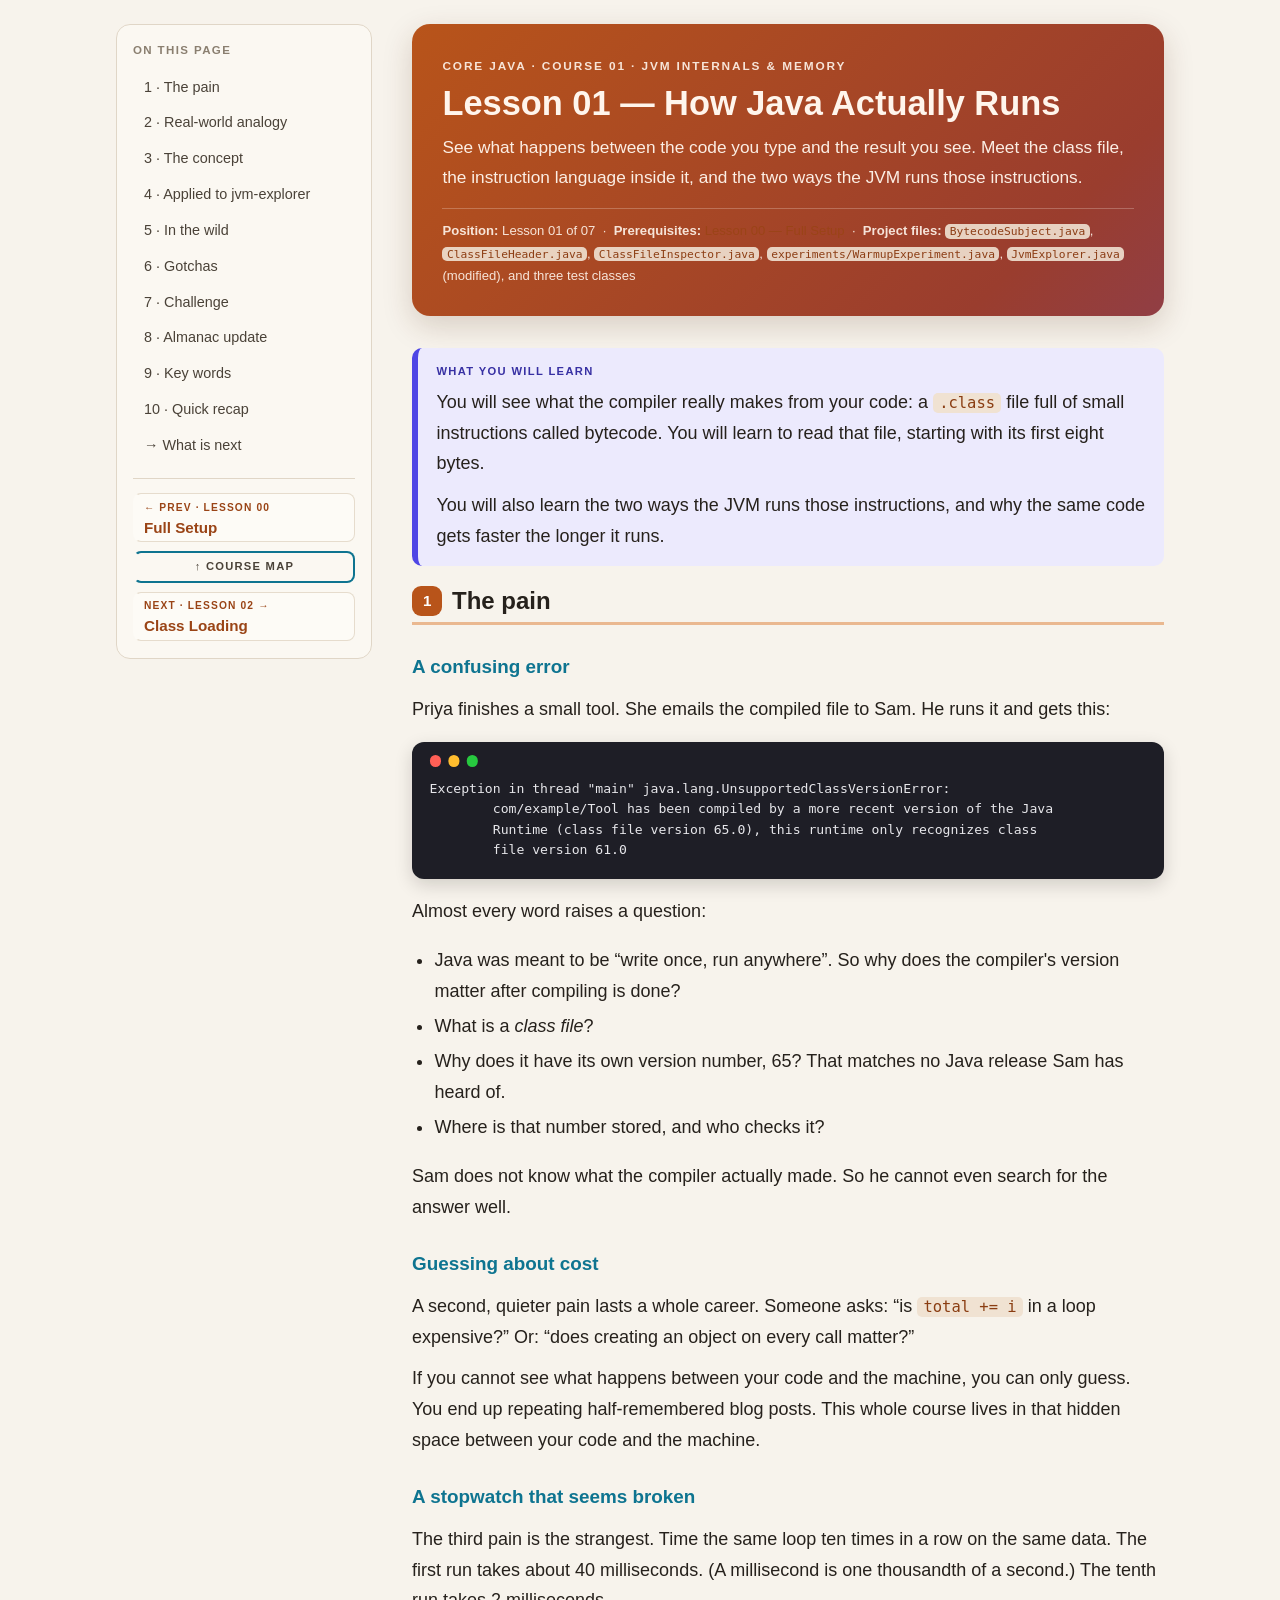
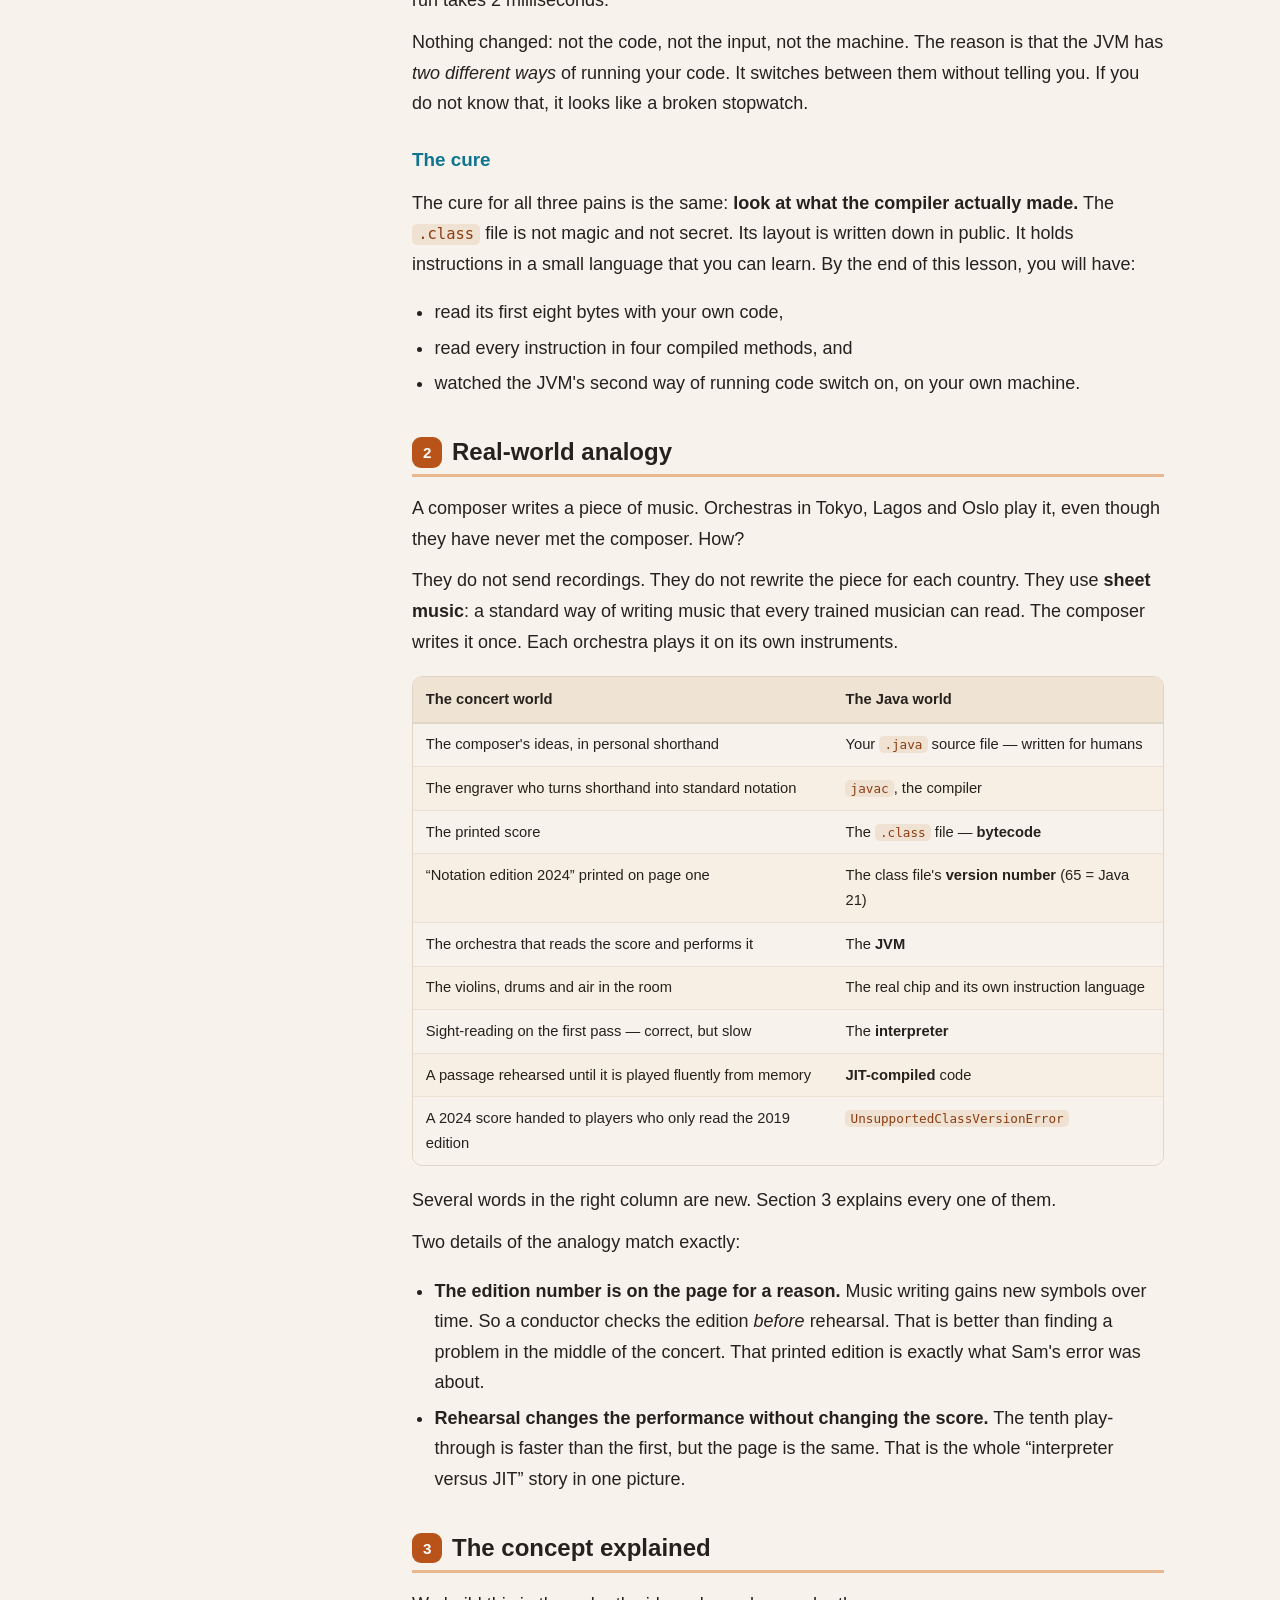
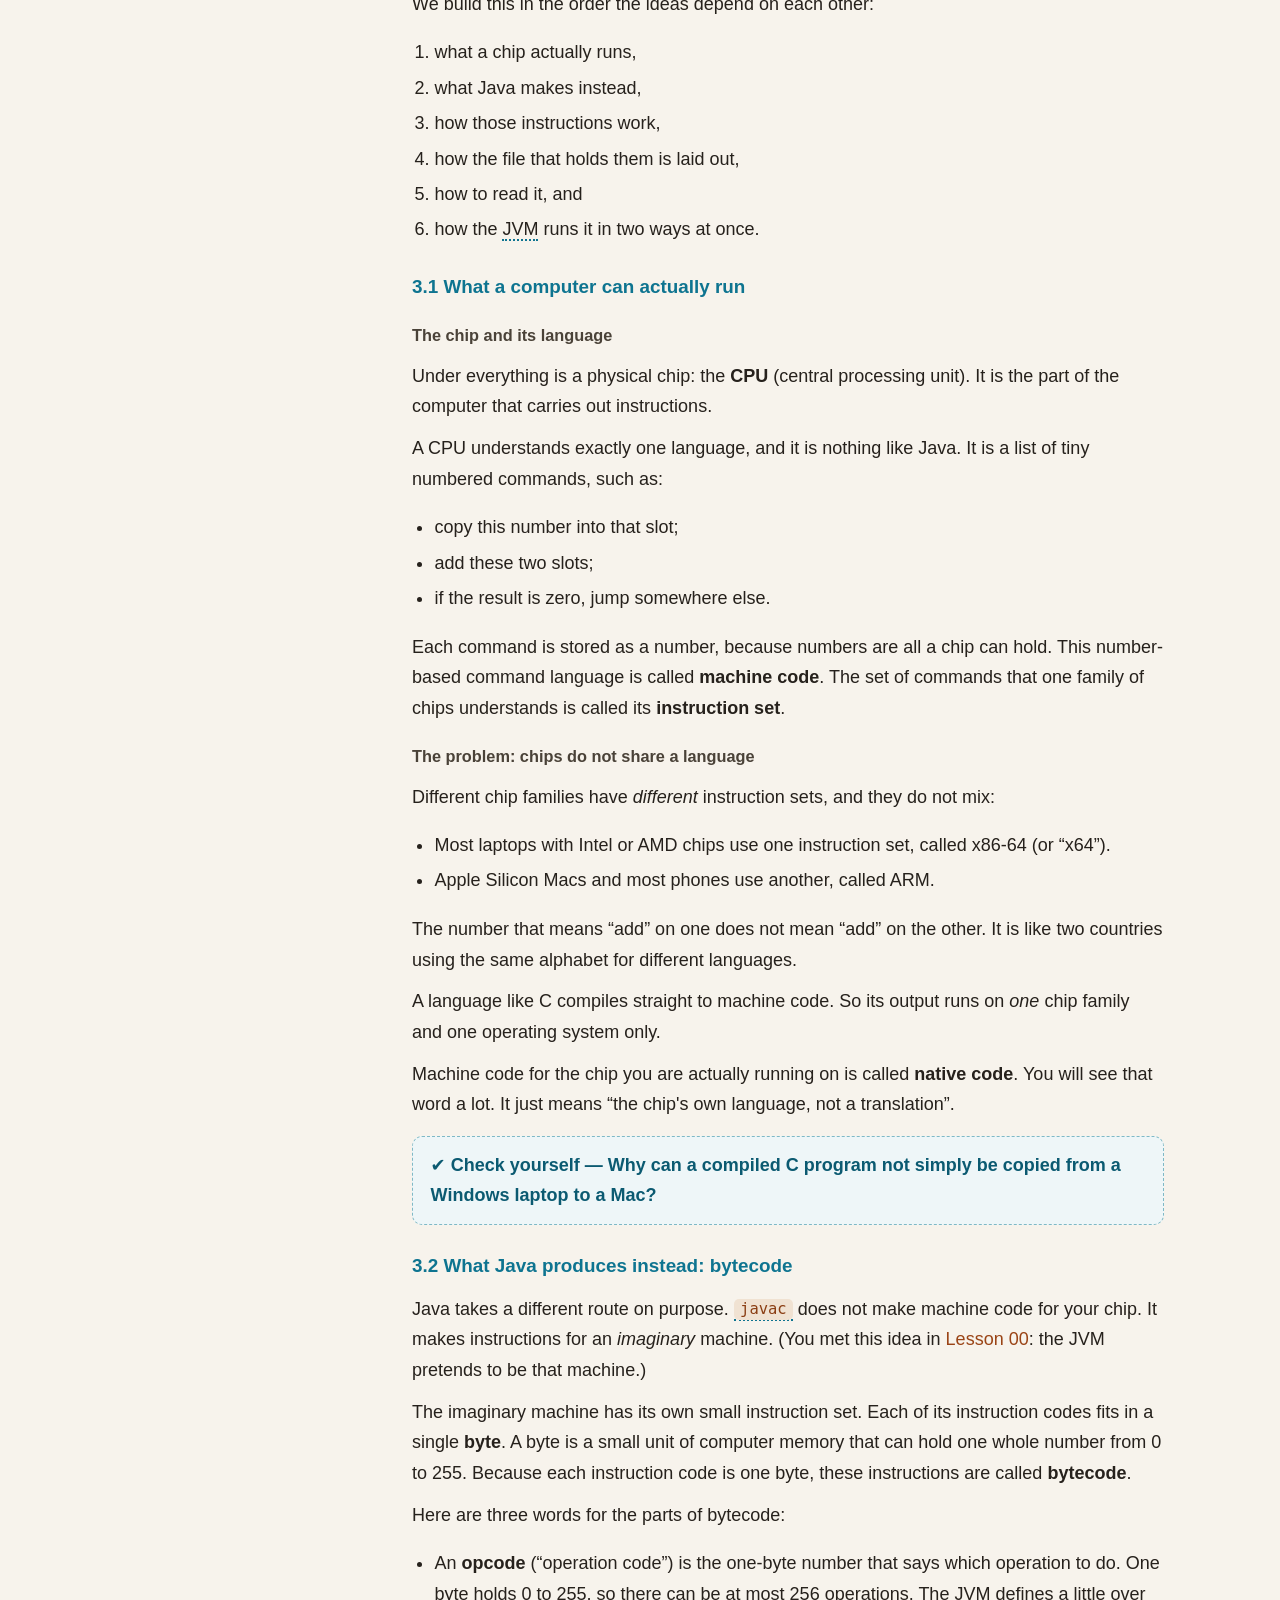
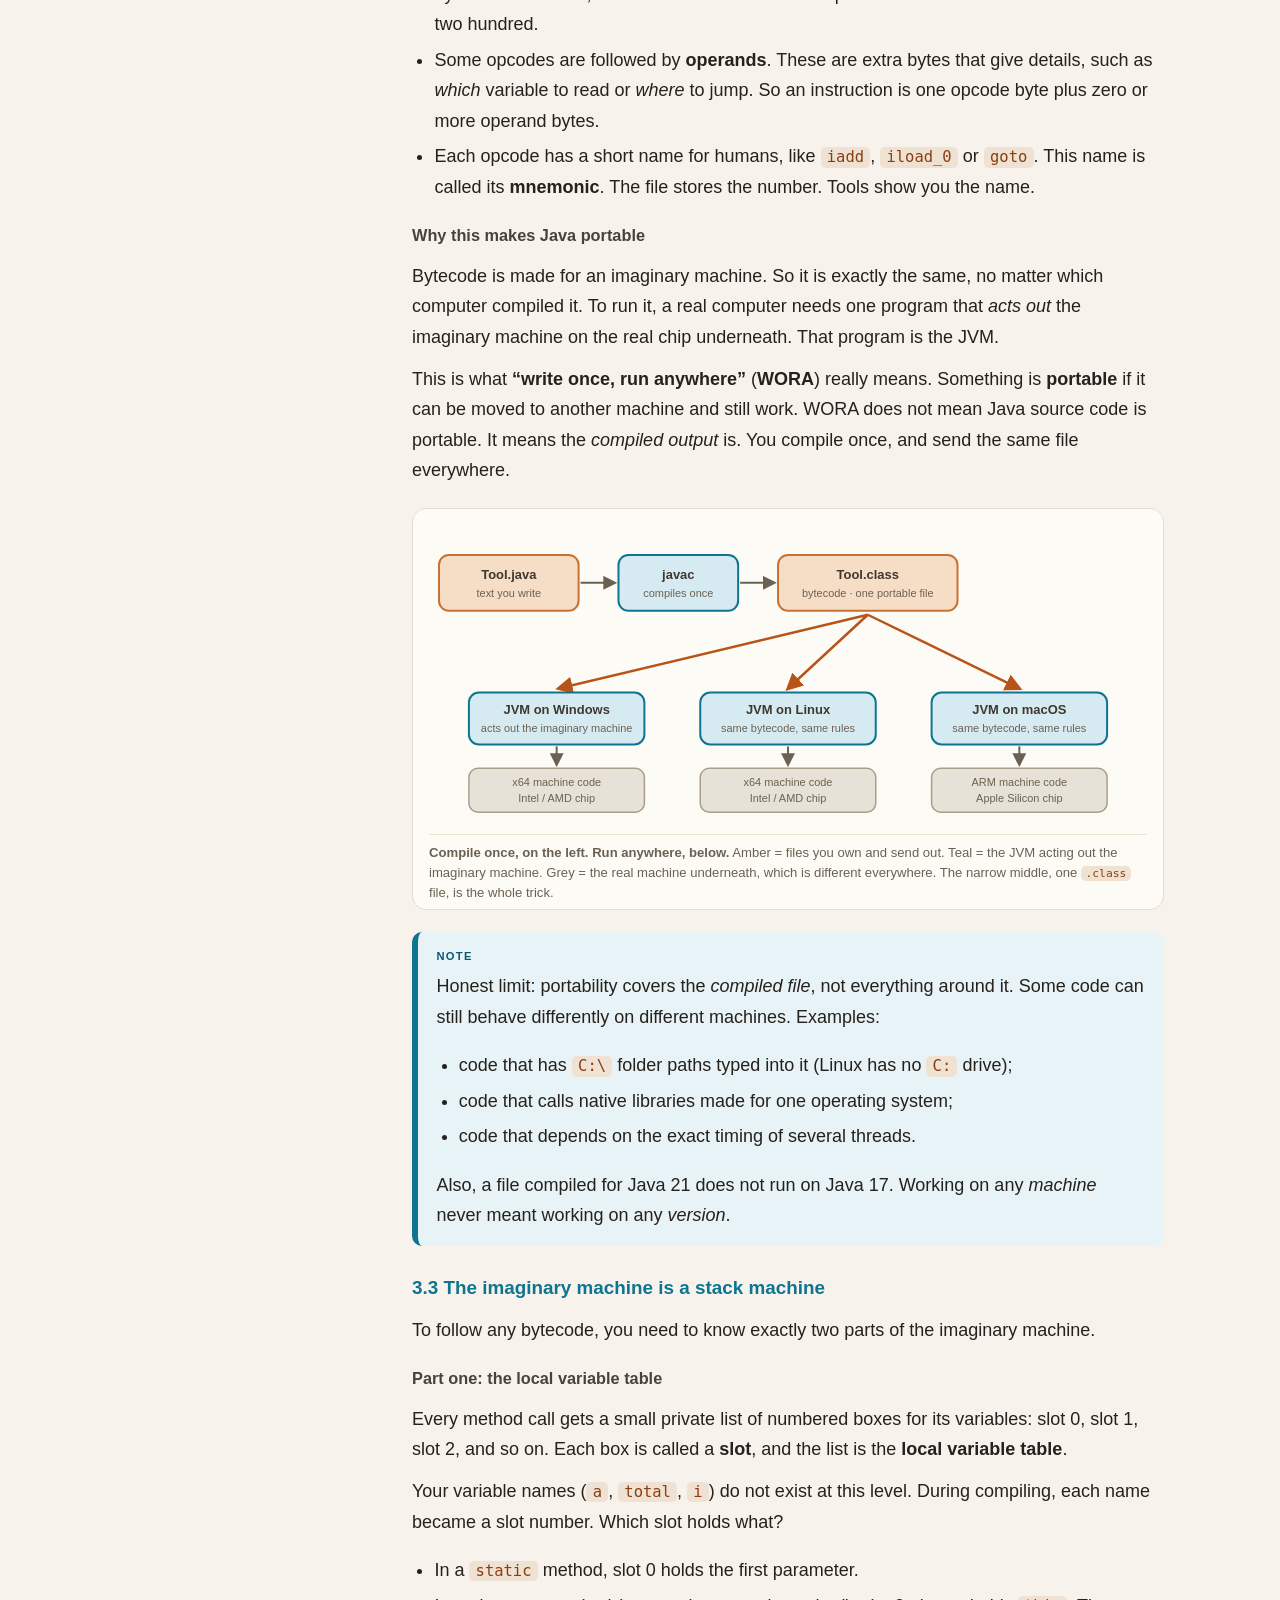
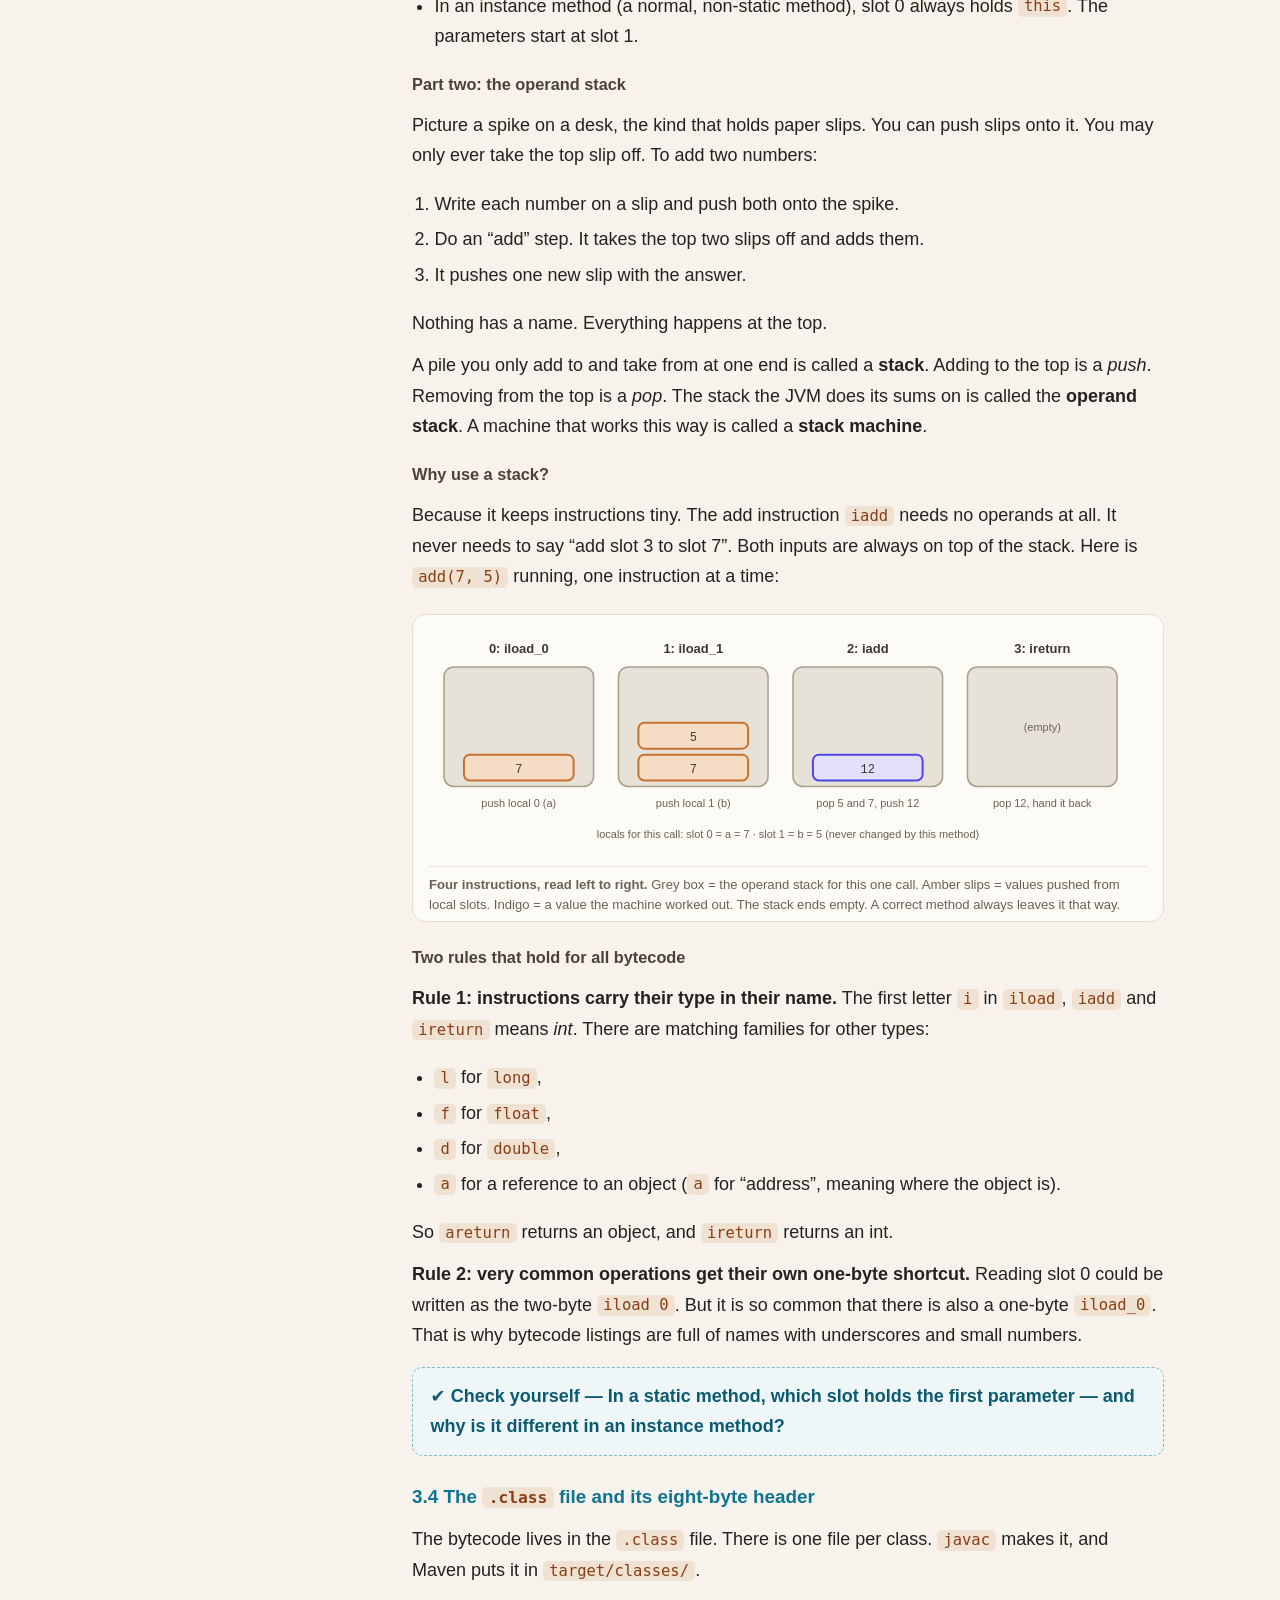
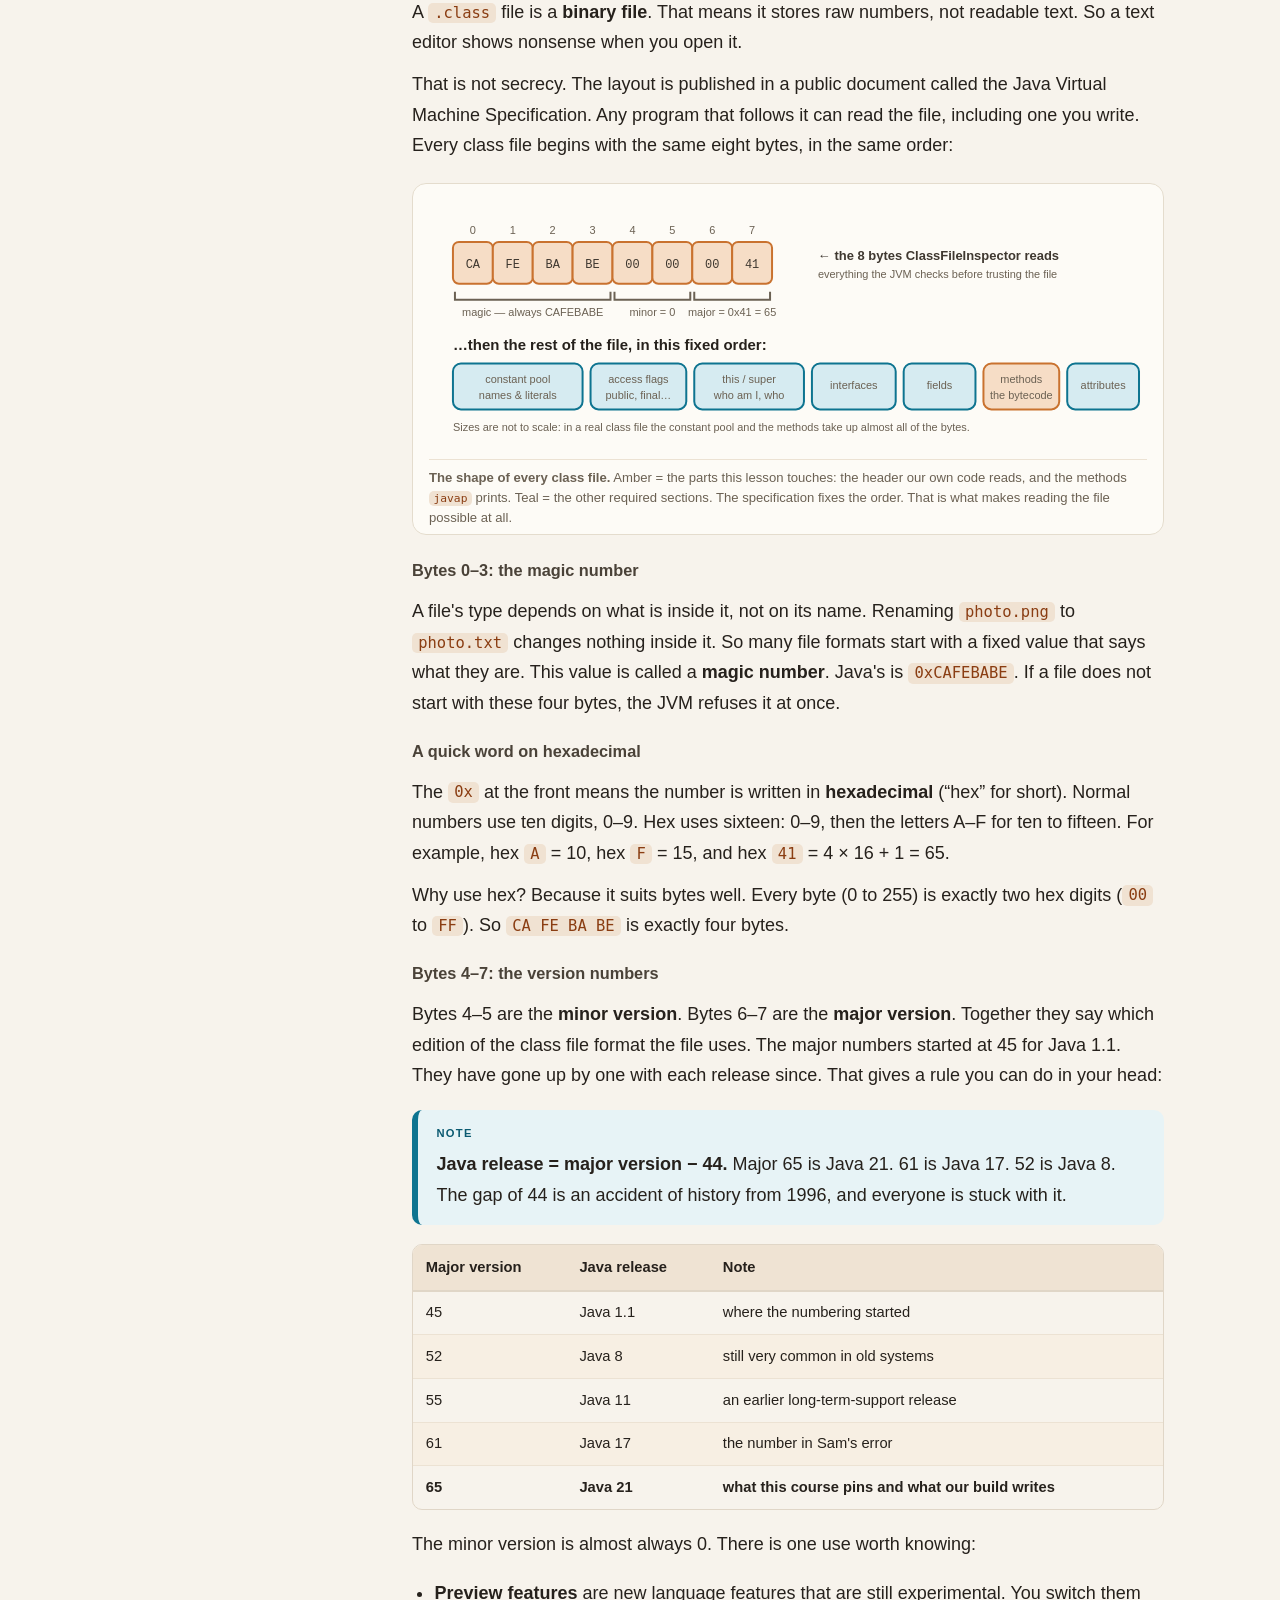
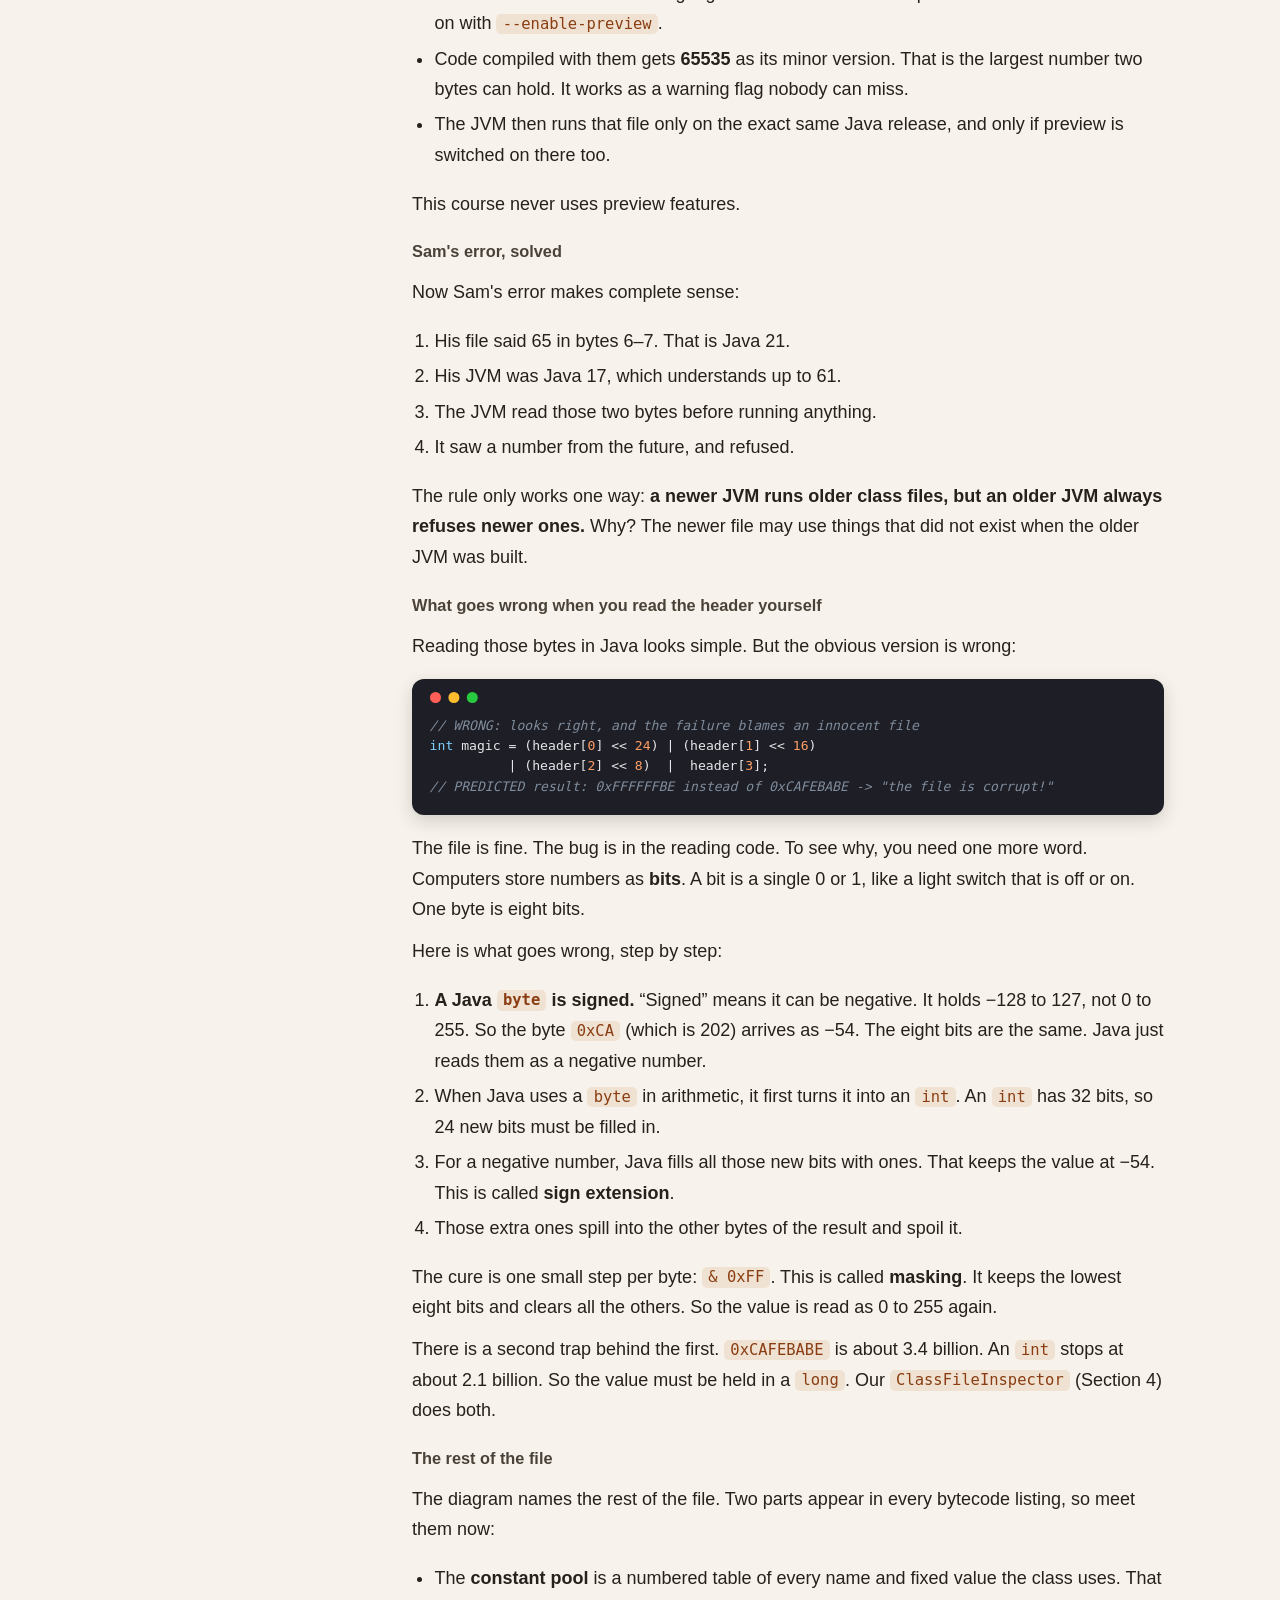
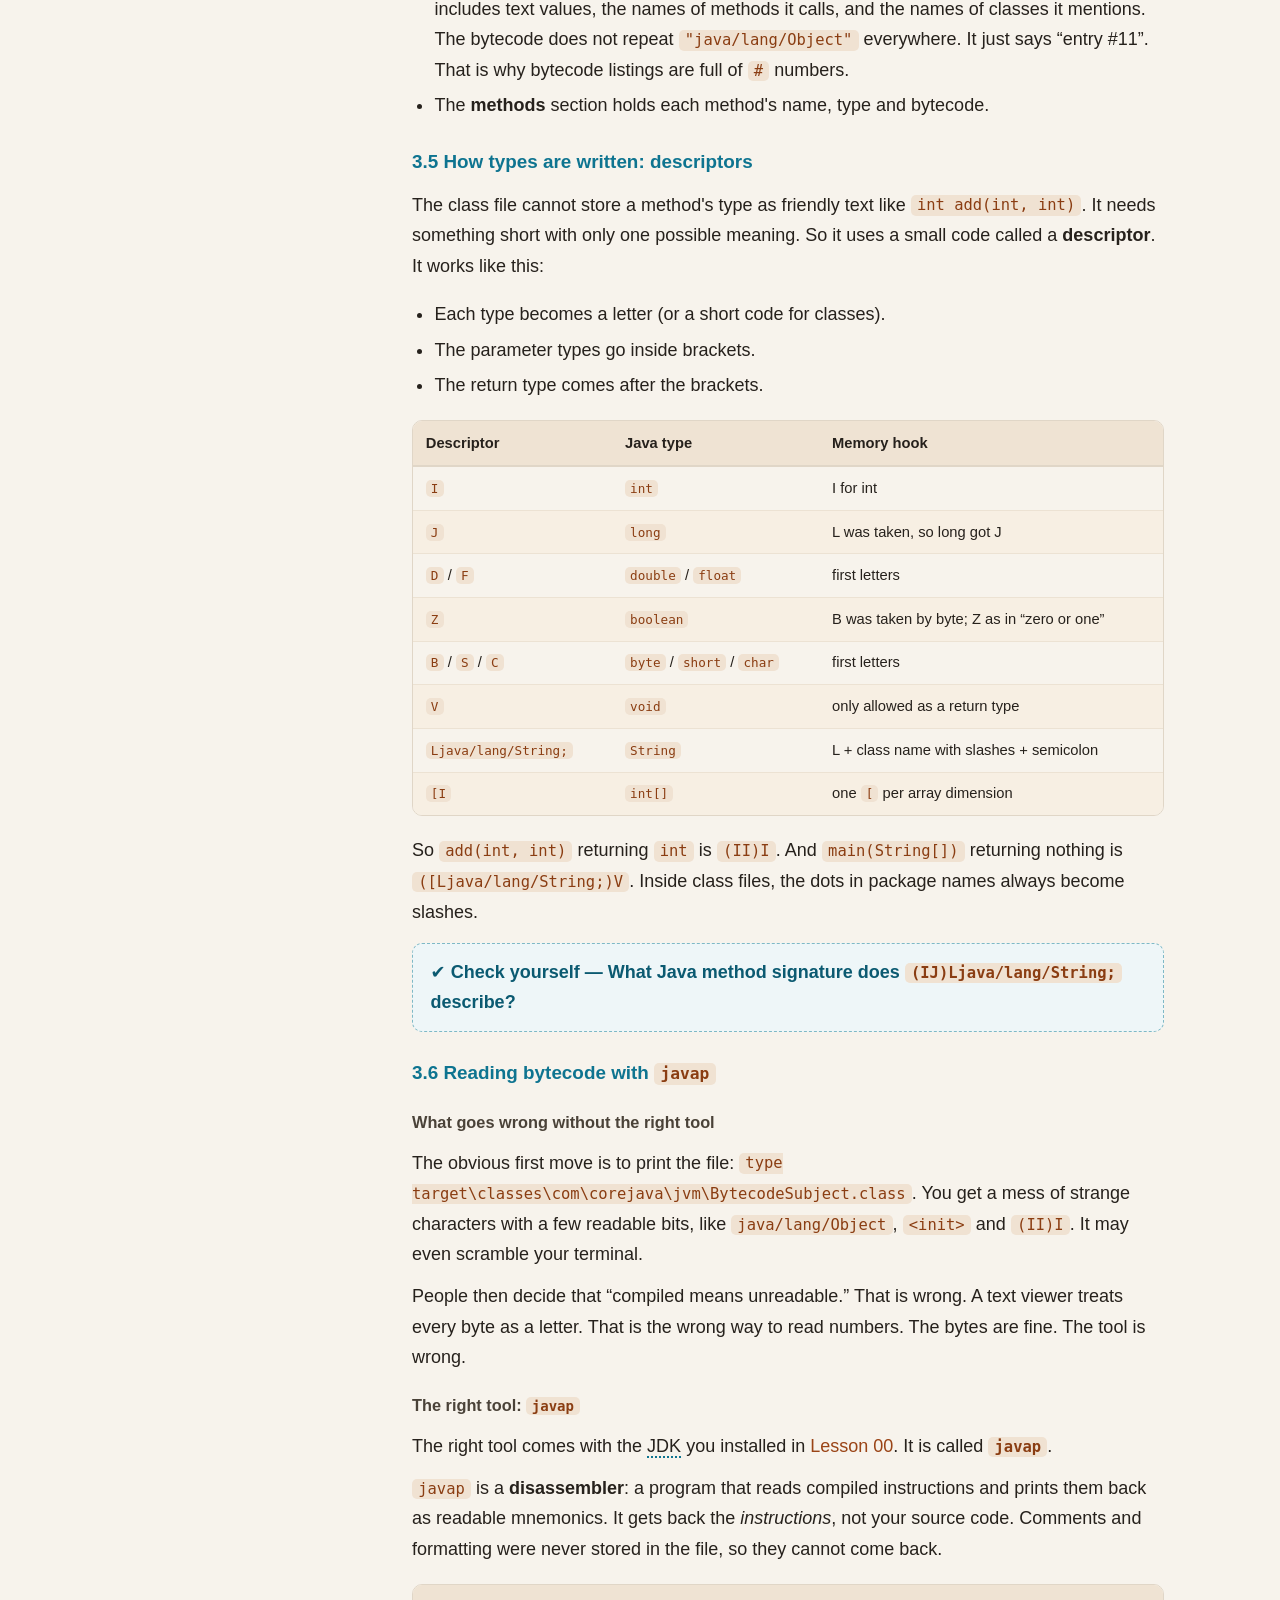
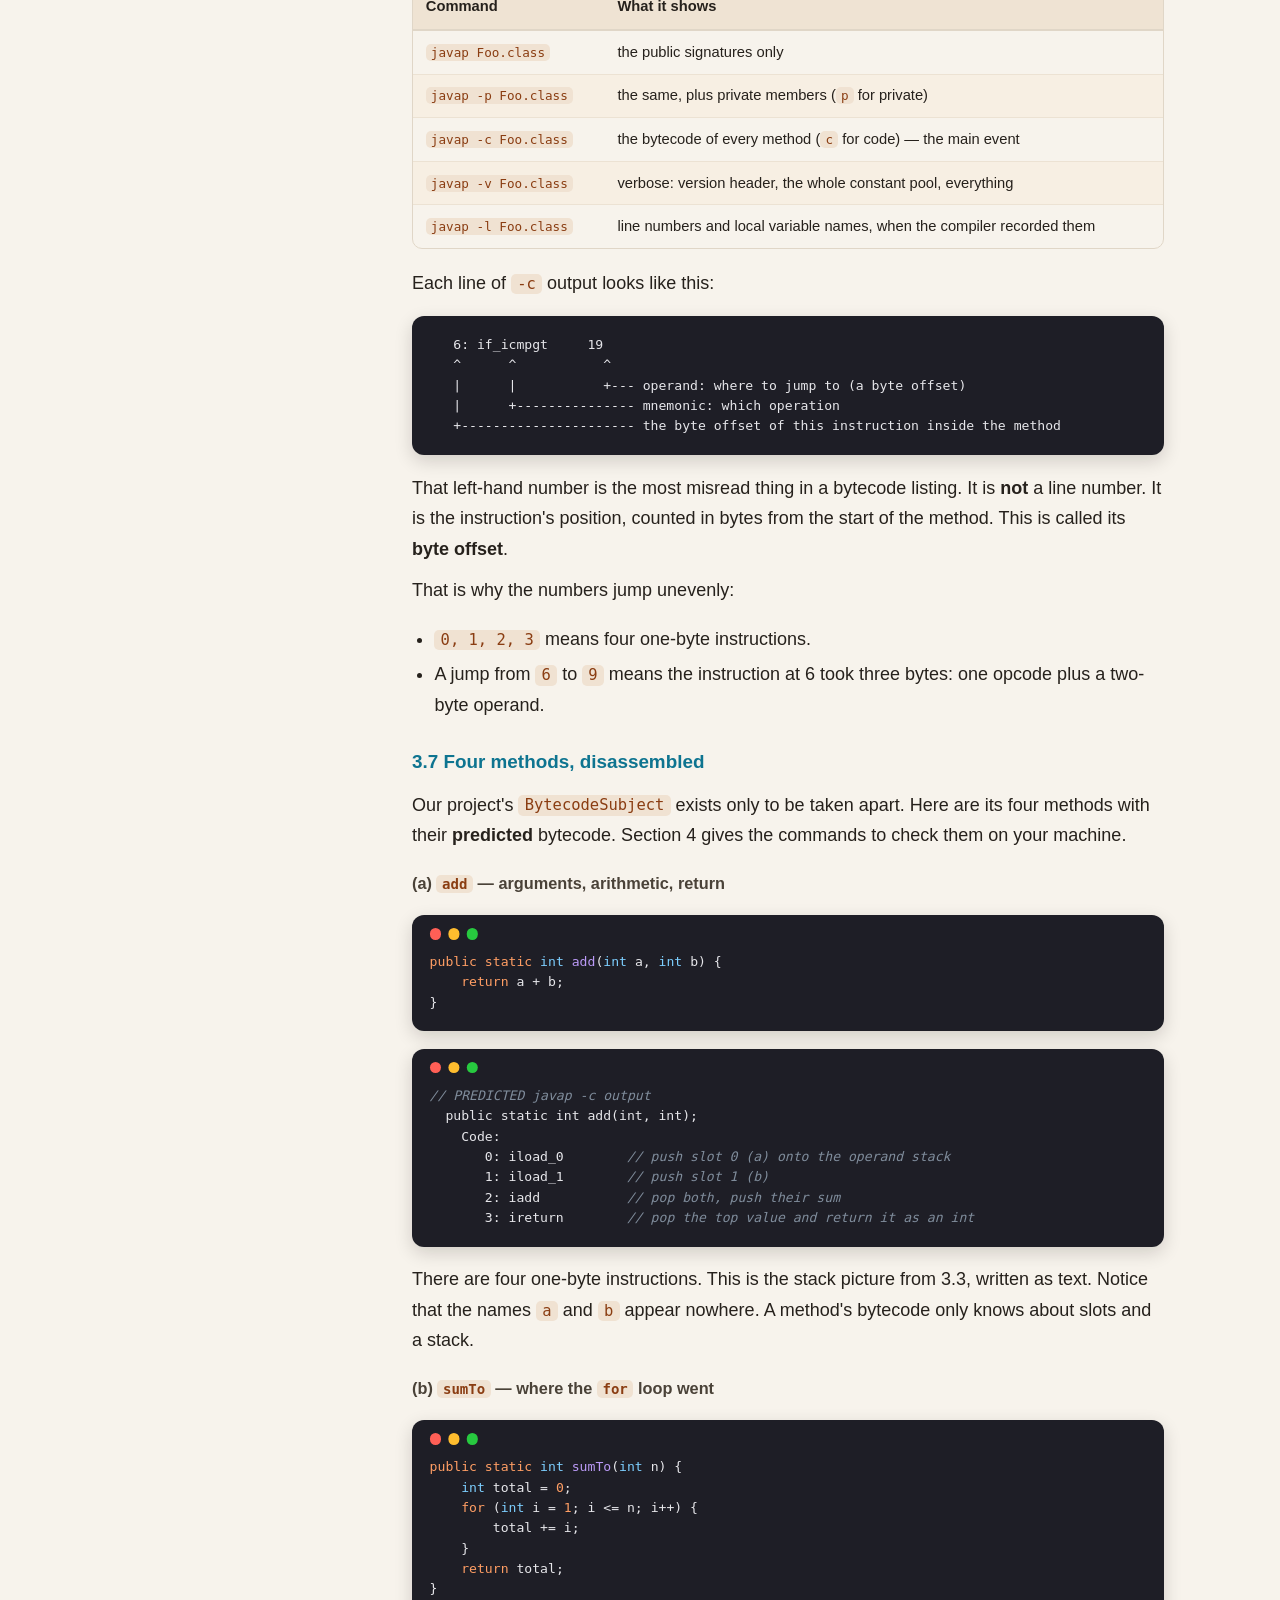
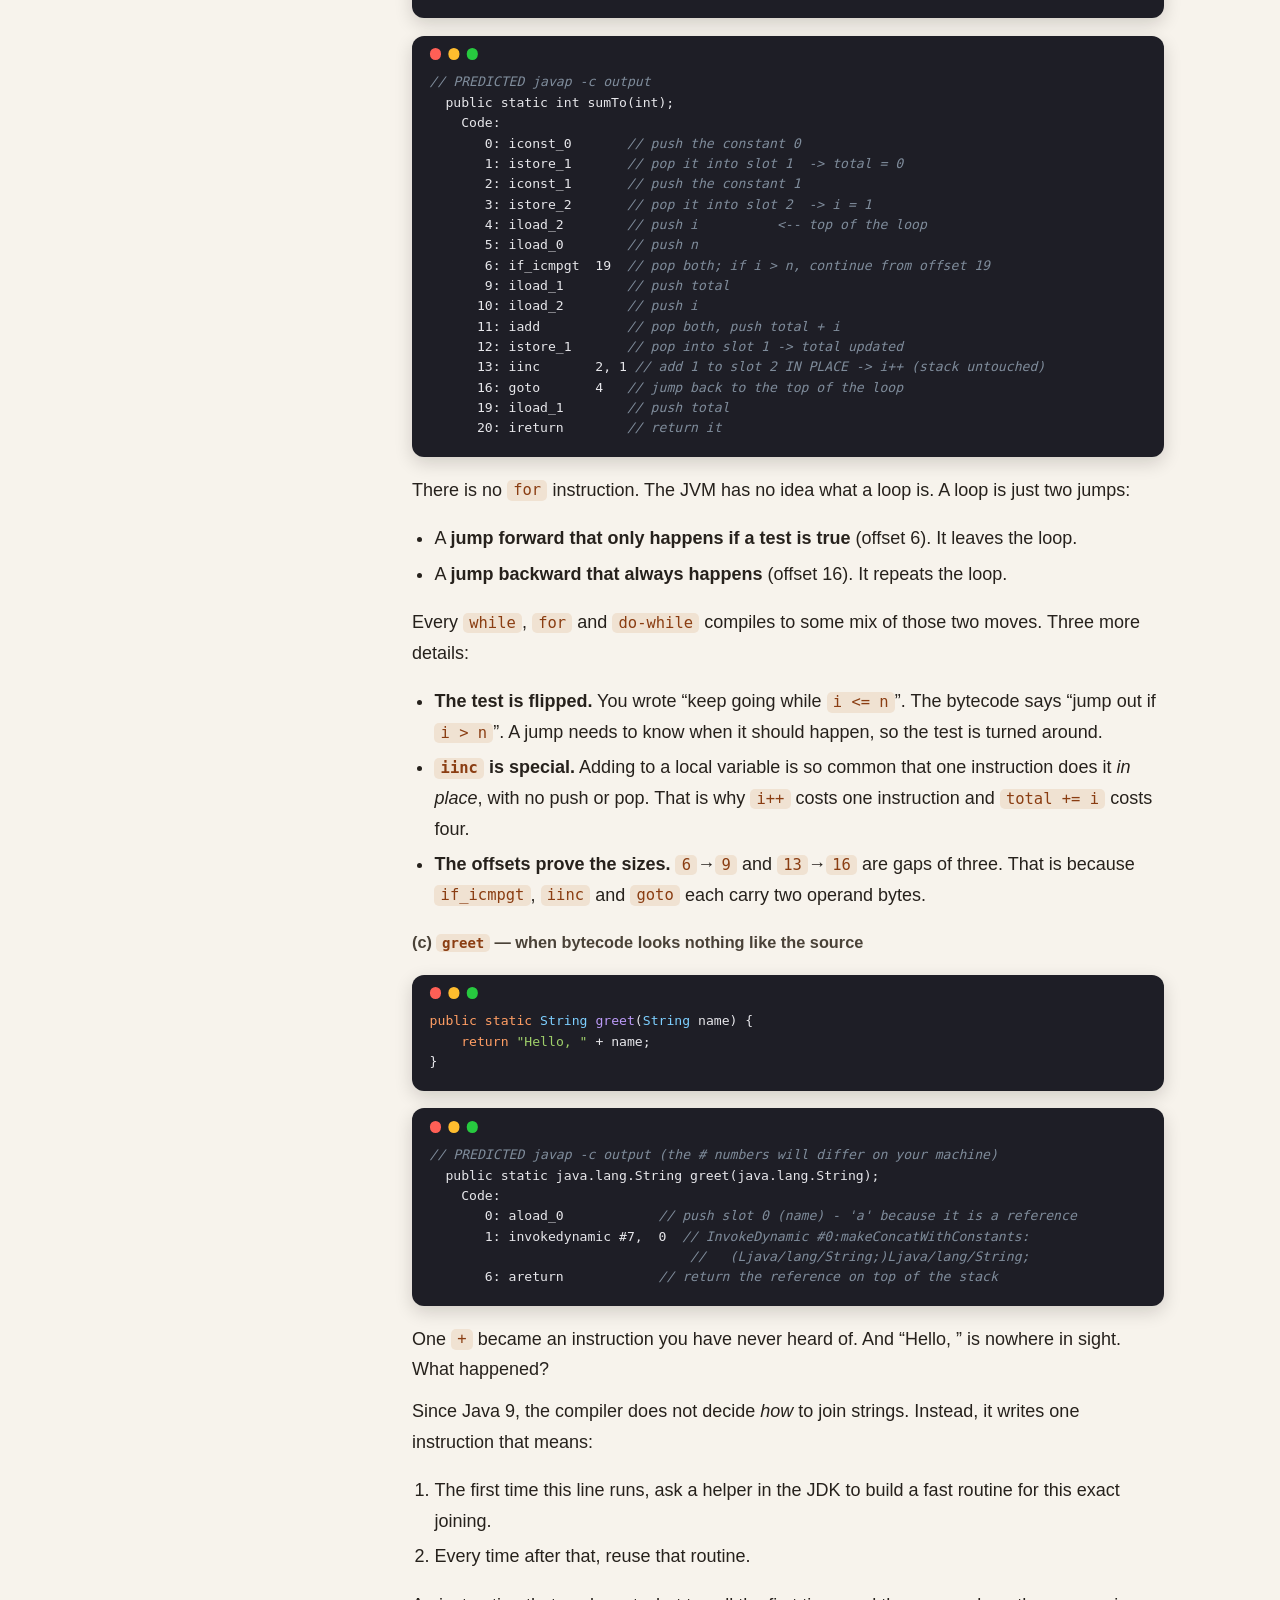
<file: lessons/phase-1-foundations/chapter-01-how-java-runs/lesson-01-how-java-runs.html>
<!doctype html>
<html lang="en">
<head>
  <meta charset="utf-8">
  <meta name="viewport" content="width=device-width, initial-scale=1">
  <title>Lesson 01 — How Java Actually Runs · JVM Internals &amp; Memory</title>
  <link rel="stylesheet" href="../../assets/lesson.css">
</head>
<body>
<div class="page">

  <!-- ============================ TOC SIDEBAR ============================ -->
  <aside class="toc">
    <p class="toc-title">On this page</p>
    <ol>
      <li><a href="#s1">1 · The pain</a></li>
      <li><a href="#s2">2 · Real-world analogy</a></li>
      <li><a href="#s3">3 · The concept</a></li>
      <li><a href="#s4">4 · Applied to jvm-explorer</a></li>
      <li><a href="#s5">5 · In the wild</a></li>
      <li><a href="#s6">6 · Gotchas</a></li>
      <li><a href="#s7">7 · Challenge</a></li>
      <li><a href="#s8">8 · Almanac update</a></li>
      <li><a href="#s9">9 · Key words</a></li>
      <li><a href="#s10">10 · Quick recap</a></li>
      <li><a href="#next">→ What is next</a></li>
    </ol>
    <nav class="toc-nav" aria-label="Course navigation">
      <a class="navcard" href="../chapter-00-setup/lesson-00-full-setup.html">
        <span class="navkicker">← Prev · Lesson 00</span>
        <span class="navtitle">Full Setup</span>
      </a>
      <a class="navmap" href="../../index.html">↑ Course map</a>
      <a class="navcard" href="lesson-02-class-loading.html">
        <span class="navkicker">Next · Lesson 02 →</span>
        <span class="navtitle">Class Loading</span>
      </a>
    </nav>
  </aside>

  <!-- ============================ MAIN CONTENT ============================ -->
  <main>

    <header class="banner">
      <p class="kicker">Core Java · Course 01 · JVM Internals &amp; Memory</p>
      <h1>Lesson 01 — How Java Actually Runs</h1>
      <p class="subtitle">See what happens between the code you type and the result you see. Meet the class file, the instruction language inside it, and the two ways the JVM runs those instructions.</p>
      <p class="meta">
        <strong>Position:</strong> Lesson 01 of 07 &nbsp;·&nbsp;
        <strong>Prerequisites:</strong> <a href="../chapter-00-setup/lesson-00-full-setup.html">Lesson 00 — Full Setup</a> &nbsp;·&nbsp;
        <strong>Project files:</strong> <code>BytecodeSubject.java</code>, <code>ClassFileHeader.java</code>, <code>ClassFileInspector.java</code>, <code>experiments/WarmupExperiment.java</code>, <code>JvmExplorer.java</code> (modified), and three test classes
      </p>
    </header>

    <div class="callout learn">
      <p>You will see what the compiler really makes from your code: a <code>.class</code> file full of small instructions called bytecode. You will learn to read that file, starting with its first eight bytes.</p>
      <p>You will also learn the two ways the JVM runs those instructions, and why the same code gets faster the longer it runs.</p>
    </div>

    <!-- ===================== SECTION 1 — THE PAIN ===================== -->
    <section id="s1">
      <h2><span class="sec-num">1</span> The pain</h2>

      <h3>A confusing error</h3>

      <p>Priya finishes a small tool. She emails the compiled file to Sam. He runs it and gets this:</p>

      <pre class="terminal"><code>Exception in thread "main" java.lang.UnsupportedClassVersionError:
        com/example/Tool has been compiled by a more recent version of the Java
        Runtime (class file version 65.0), this runtime only recognizes class
        file version 61.0</code></pre>

      <p>Almost every word raises a question:</p>
      <ul>
        <li>Java was meant to be &ldquo;write once, run anywhere&rdquo;. So why does the compiler's version matter after compiling is done?</li>
        <li>What is a <em>class file</em>?</li>
        <li>Why does it have its own version number, 65? That matches no Java release Sam has heard of.</li>
        <li>Where is that number stored, and who checks it?</li>
      </ul>
      <p>Sam does not know what the compiler actually made. So he cannot even search for the answer well.</p>

      <h3>Guessing about cost</h3>

      <p>A second, quieter pain lasts a whole career. Someone asks: &ldquo;is <code>total += i</code> in a loop expensive?&rdquo; Or: &ldquo;does creating an object on every call matter?&rdquo;</p>

      <p>If you cannot see what happens between your code and the machine, you can only guess. You end up repeating half-remembered blog posts. This whole course lives in that hidden space between your code and the machine.</p>

      <h3>A stopwatch that seems broken</h3>

      <p>The third pain is the strangest. Time the same loop ten times in a row on the same data. The first run takes about 40 milliseconds. (A millisecond is one thousandth of a second.) The tenth run takes 2 milliseconds.</p>

      <p>Nothing changed: not the code, not the input, not the machine. The reason is that the JVM has <em>two different ways</em> of running your code. It switches between them without telling you. If you do not know that, it looks like a broken stopwatch.</p>

      <h3>The cure</h3>

      <p>The cure for all three pains is the same: <strong>look at what the compiler actually made.</strong> The <code>.class</code> file is not magic and not secret. Its layout is written down in public. It holds instructions in a small language that you can learn. By the end of this lesson, you will have:</p>
      <ul>
        <li>read its first eight bytes with your own code,</li>
        <li>read every instruction in four compiled methods, and</li>
        <li>watched the JVM's second way of running code switch on, on your own machine.</li>
      </ul>
    </section>

    <!-- ===================== SECTION 2 — ANALOGY ===================== -->
    <section id="s2">
      <h2><span class="sec-num">2</span> Real-world analogy</h2>

      <p>A composer writes a piece of music. Orchestras in Tokyo, Lagos and Oslo play it, even though they have never met the composer. How?</p>
      <p>They do not send recordings. They do not rewrite the piece for each country. They use <strong>sheet music</strong>: a standard way of writing music that every trained musician can read. The composer writes it once. Each orchestra plays it on its own instruments.</p>

      <div class="table-wrap">
        <table>
          <thead><tr><th>The concert world</th><th>The Java world</th></tr></thead>
          <tbody>
            <tr><td>The composer's ideas, in personal shorthand</td><td>Your <code>.java</code> source file — written for humans</td></tr>
            <tr><td>The engraver who turns shorthand into standard notation</td><td><code>javac</code>, the compiler</td></tr>
            <tr><td>The printed score</td><td>The <code>.class</code> file — <strong>bytecode</strong></td></tr>
            <tr><td>&ldquo;Notation edition 2024&rdquo; printed on page one</td><td>The class file's <strong>version number</strong> (65 = Java 21)</td></tr>
            <tr><td>The orchestra that reads the score and performs it</td><td>The <strong>JVM</strong></td></tr>
            <tr><td>The violins, drums and air in the room</td><td>The real chip and its own instruction language</td></tr>
            <tr><td>Sight-reading on the first pass — correct, but slow</td><td>The <strong>interpreter</strong></td></tr>
            <tr><td>A passage rehearsed until it is played fluently from memory</td><td><strong>JIT-compiled</strong> code</td></tr>
            <tr><td>A 2024 score handed to players who only read the 2019 edition</td><td><code>UnsupportedClassVersionError</code></td></tr>
          </tbody>
        </table>
      </div>

      <p>Several words in the right column are new. Section 3 explains every one of them.</p>

      <p>Two details of the analogy match exactly:</p>
      <ul>
        <li><strong>The edition number is on the page for a reason.</strong> Music writing gains new symbols over time. So a conductor checks the edition <em>before</em> rehearsal. That is better than finding a problem in the middle of the concert. That printed edition is exactly what Sam's error was about.</li>
        <li><strong>Rehearsal changes the performance without changing the score.</strong> The tenth play-through is faster than the first, but the page is the same. That is the whole &ldquo;interpreter versus JIT&rdquo; story in one picture.</li>
      </ul>
    </section>

    <!-- ===================== SECTION 3 — CONCEPT ===================== -->
    <section id="s3">
      <h2><span class="sec-num">3</span> The concept explained</h2>

      <p>We build this in the order the ideas depend on each other:</p>
      <ol>
        <li>what a chip actually runs,</li>
        <li>what Java makes instead,</li>
        <li>how those instructions work,</li>
        <li>how the file that holds them is laid out,</li>
        <li>how to read it, and</li>
        <li>how the <span class="term" tabindex="0" data-def="Java Virtual Machine: the program that runs compiled Java, owns its memory, and manages garbage collection and JIT compilation.">JVM</span> runs it in two ways at once.</li>
      </ol>

      <h3>3.1 What a computer can actually run</h3>

      <h4>The chip and its language</h4>

      <p>Under everything is a physical chip: the <strong>CPU</strong> (central processing unit). It is the part of the computer that carries out instructions.</p>

      <p>A CPU understands exactly one language, and it is nothing like Java. It is a list of tiny numbered commands, such as:</p>
      <ul>
        <li>copy this number into that slot;</li>
        <li>add these two slots;</li>
        <li>if the result is zero, jump somewhere else.</li>
      </ul>
      <p>Each command is stored as a number, because numbers are all a chip can hold. This number-based command language is called <strong>machine code</strong>. The set of commands that one family of chips understands is called its <strong>instruction set</strong>.</p>

      <h4>The problem: chips do not share a language</h4>

      <p>Different chip families have <em>different</em> instruction sets, and they do not mix:</p>
      <ul>
        <li>Most laptops with Intel or AMD chips use one instruction set, called x86-64 (or &ldquo;x64&rdquo;).</li>
        <li>Apple Silicon Macs and most phones use another, called ARM.</li>
      </ul>
      <p>The number that means &ldquo;add&rdquo; on one does not mean &ldquo;add&rdquo; on the other. It is like two countries using the same alphabet for different languages.</p>

      <p>A language like C compiles straight to machine code. So its output runs on <em>one</em> chip family and one operating system only.</p>

      <p>Machine code for the chip you are actually running on is called <strong>native code</strong>. You will see that word a lot. It just means &ldquo;the chip's own language, not a translation&rdquo;.</p>

      <details class="check">
        <summary>Why can a compiled C program not simply be copied from a Windows laptop to a Mac?</summary>
        <div class="answer-body">Because it is machine code for one instruction set and one operating system's habits. The Mac's chip may not even use the same numbers for the same operations. Its operating system also starts programs and hands out memory in a different way.</div>
      </details>

      <h3>3.2 What Java produces instead: bytecode</h3>

      <p>Java takes a different route on purpose. <span class="term" tabindex="0" data-def="The Java compiler: the JDK tool that turns .java source files into .class files the JVM can execute."><code>javac</code></span> does not make machine code for your chip. It makes instructions for an <em>imaginary</em> machine. (You met this idea in <a href="../chapter-00-setup/lesson-00-full-setup.html">Lesson 00</a>: the JVM pretends to be that machine.)</p>

      <p>The imaginary machine has its own small instruction set. Each of its instruction codes fits in a single <strong>byte</strong>. A byte is a small unit of computer memory that can hold one whole number from 0 to 255. Because each instruction code is one byte, these instructions are called <strong>bytecode</strong>.</p>

      <p>Here are three words for the parts of bytecode:</p>

      <ul>
        <li>An <strong>opcode</strong> (&ldquo;operation code&rdquo;) is the one-byte number that says which operation to do. One byte holds 0 to 255, so there can be at most 256 operations. The JVM defines a little over two hundred.</li>
        <li>Some opcodes are followed by <strong>operands</strong>. These are extra bytes that give details, such as <em>which</em> variable to read or <em>where</em> to jump. So an instruction is one opcode byte plus zero or more operand bytes.</li>
        <li>Each opcode has a short name for humans, like <code>iadd</code>, <code>iload_0</code> or <code>goto</code>. This name is called its <strong>mnemonic</strong>. The file stores the number. Tools show you the name.</li>
      </ul>

      <h4>Why this makes Java portable</h4>

      <p>Bytecode is made for an imaginary machine. So it is exactly the same, no matter which computer compiled it. To run it, a real computer needs one program that <em>acts out</em> the imaginary machine on the real chip underneath. That program is the JVM.</p>

      <p>This is what <strong>&ldquo;write once, run anywhere&rdquo;</strong> (<strong>WORA</strong>) really means. Something is <strong>portable</strong> if it can be moved to another machine and still work. WORA does not mean Java source code is portable. It means the <em>compiled output</em> is. You compile once, and send the same file everywhere.</p>

      <figure class="fig">
        <svg viewBox="0 0 720 300" role="img" aria-label="A pipeline: a .java source file feeds javac, which produces one .class bytecode file. That single file feeds three different JVMs — on Windows, Linux and macOS — and each JVM produces machine code for its own chip.">
          <defs>
            <marker id="l1ah" viewBox="0 0 10 10" refX="8" refY="5" markerWidth="7" markerHeight="7" orient="auto-start-reverse">
              <path class="fig-arrow-h" d="M0,0 L10,5 L0,10 z"/>
            </marker>
            <marker id="l1aa" viewBox="0 0 10 10" refX="8" refY="5" markerWidth="7" markerHeight="7" orient="auto-start-reverse">
              <path class="fig-arrow-accent-h" d="M0,0 L10,5 L0,10 z"/>
            </marker>
          </defs>

          <rect class="fig-code" x="10" y="30" width="140" height="56" rx="10"/>
          <text class="fig-label" x="80" y="54" text-anchor="middle">Tool.java</text>
          <text class="fig-small" x="80" y="72" text-anchor="middle">text you write</text>

          <rect class="fig-infra" x="190" y="30" width="120" height="56" rx="10"/>
          <text class="fig-label" x="250" y="54" text-anchor="middle">javac</text>
          <text class="fig-small" x="250" y="72" text-anchor="middle">compiles once</text>

          <rect class="fig-code" x="350" y="30" width="180" height="56" rx="10"/>
          <text class="fig-label" x="440" y="54" text-anchor="middle">Tool.class</text>
          <text class="fig-small" x="440" y="72" text-anchor="middle">bytecode · one portable file</text>

          <path class="fig-arrow" d="M152,58 L186,58" marker-end="url(#l1ah)"/>
          <path class="fig-arrow" d="M312,58 L346,58" marker-end="url(#l1ah)"/>

          <path class="fig-arrow-accent" d="M440,90 L130,164" marker-end="url(#l1aa)"/>
          <path class="fig-arrow-accent" d="M440,90 L360,164" marker-end="url(#l1aa)"/>
          <path class="fig-arrow-accent" d="M440,90 L592,164" marker-end="url(#l1aa)"/>

          <rect class="fig-infra" x="40" y="168" width="176" height="52" rx="10"/>
          <text class="fig-label" x="128" y="190" text-anchor="middle">JVM on Windows</text>
          <text class="fig-small" x="128" y="208" text-anchor="middle">acts out the imaginary machine</text>

          <rect class="fig-infra" x="272" y="168" width="176" height="52" rx="10"/>
          <text class="fig-label" x="360" y="190" text-anchor="middle">JVM on Linux</text>
          <text class="fig-small" x="360" y="208" text-anchor="middle">same bytecode, same rules</text>

          <rect class="fig-infra" x="504" y="168" width="176" height="52" rx="10"/>
          <text class="fig-label" x="592" y="190" text-anchor="middle">JVM on macOS</text>
          <text class="fig-small" x="592" y="208" text-anchor="middle">same bytecode, same rules</text>

          <path class="fig-arrow" d="M128,222 L128,240" marker-end="url(#l1ah)"/>
          <path class="fig-arrow" d="M360,222 L360,240" marker-end="url(#l1ah)"/>
          <path class="fig-arrow" d="M592,222 L592,240" marker-end="url(#l1ah)"/>

          <rect class="fig-generic" x="40" y="244" width="176" height="44" rx="9"/>
          <text class="fig-small" x="128" y="262" text-anchor="middle">x64 machine code</text>
          <text class="fig-small" x="128" y="278" text-anchor="middle">Intel / AMD chip</text>

          <rect class="fig-generic" x="272" y="244" width="176" height="44" rx="9"/>
          <text class="fig-small" x="360" y="262" text-anchor="middle">x64 machine code</text>
          <text class="fig-small" x="360" y="278" text-anchor="middle">Intel / AMD chip</text>

          <rect class="fig-generic" x="504" y="244" width="176" height="44" rx="9"/>
          <text class="fig-small" x="592" y="262" text-anchor="middle">ARM machine code</text>
          <text class="fig-small" x="592" y="278" text-anchor="middle">Apple Silicon chip</text>
        </svg>
        <figcaption><strong>Compile once, on the left. Run anywhere, below.</strong> Amber = files you own and send out. Teal = the JVM acting out the imaginary machine. Grey = the real machine underneath, which is different everywhere. The narrow middle, one <code>.class</code> file, is the whole trick.</figcaption>
      </figure>

      <div class="callout note">
        <p>Honest limit: portability covers the <em>compiled file</em>, not everything around it. Some code can still behave differently on different machines. Examples:</p>
        <ul>
          <li>code that has <code>C:\</code> folder paths typed into it (Linux has no <code>C:</code> drive);</li>
          <li>code that calls native libraries made for one operating system;</li>
          <li>code that depends on the exact timing of several threads.</li>
        </ul>
        <p>Also, a file compiled for Java 21 does not run on Java 17. Working on any <em>machine</em> never meant working on any <em>version</em>.</p>
      </div>

      <h3>3.3 The imaginary machine is a stack machine</h3>

      <p>To follow any bytecode, you need to know exactly two parts of the imaginary machine.</p>

      <h4>Part one: the local variable table</h4>

      <p>Every method call gets a small private list of numbered boxes for its variables: slot 0, slot 1, slot 2, and so on. Each box is called a <strong>slot</strong>, and the list is the <strong>local variable table</strong>.</p>

      <p>Your variable names (<code>a</code>, <code>total</code>, <code>i</code>) do not exist at this level. During compiling, each name became a slot number. Which slot holds what?</p>
      <ul>
        <li>In a <code>static</code> method, slot 0 holds the first parameter.</li>
        <li>In an instance method (a normal, non-static method), slot 0 always holds <code>this</code>. The parameters start at slot 1.</li>
      </ul>

      <h4>Part two: the operand stack</h4>

      <p>Picture a spike on a desk, the kind that holds paper slips. You can push slips onto it. You may only ever take the top slip off. To add two numbers:</p>
      <ol>
        <li>Write each number on a slip and push both onto the spike.</li>
        <li>Do an &ldquo;add&rdquo; step. It takes the top two slips off and adds them.</li>
        <li>It pushes one new slip with the answer.</li>
      </ol>
      <p>Nothing has a name. Everything happens at the top.</p>

      <p>A pile you only add to and take from at one end is called a <strong>stack</strong>. Adding to the top is a <em>push</em>. Removing from the top is a <em>pop</em>. The stack the JVM does its sums on is called the <strong>operand stack</strong>. A machine that works this way is called a <strong>stack machine</strong>.</p>

      <h4>Why use a stack?</h4>

      <p>Because it keeps instructions tiny. The add instruction <code>iadd</code> needs no operands at all. It never needs to say &ldquo;add slot 3 to slot 7&rdquo;. Both inputs are always on top of the stack. Here is <code>add(7, 5)</code> running, one instruction at a time:</p>

      <figure class="fig">
        <svg viewBox="0 0 720 226" role="img" aria-label="Four snapshots of the operand stack while add(7,5) runs. After iload_0 the stack holds 7. After iload_1 it holds 7 with 5 on top. After iadd it holds a single value 12. After ireturn the stack is empty and 12 has been returned.">
          <text class="fig-label" x="90" y="22" text-anchor="middle">0: iload_0</text>
          <rect class="fig-generic" x="15" y="36" width="150" height="120" rx="10"/>
          <rect class="fig-code" x="35" y="124" width="110" height="26" rx="6"/>
          <text class="fig-mono" x="90" y="142" text-anchor="middle">7</text>
          <text class="fig-small" x="90" y="176" text-anchor="middle">push local 0 (a)</text>

          <text class="fig-label" x="265" y="22" text-anchor="middle">1: iload_1</text>
          <rect class="fig-generic" x="190" y="36" width="150" height="120" rx="10"/>
          <rect class="fig-code" x="210" y="124" width="110" height="26" rx="6"/>
          <text class="fig-mono" x="265" y="142" text-anchor="middle">7</text>
          <rect class="fig-code" x="210" y="92" width="110" height="26" rx="6"/>
          <text class="fig-mono" x="265" y="110" text-anchor="middle">5</text>
          <text class="fig-small" x="265" y="176" text-anchor="middle">push local 1 (b)</text>

          <text class="fig-label" x="440" y="22" text-anchor="middle">2: iadd</text>
          <rect class="fig-generic" x="365" y="36" width="150" height="120" rx="10"/>
          <rect class="fig-accent2" x="385" y="124" width="110" height="26" rx="6"/>
          <text class="fig-mono" x="440" y="142" text-anchor="middle">12</text>
          <text class="fig-small" x="440" y="176" text-anchor="middle">pop 5 and 7, push 12</text>

          <text class="fig-label" x="615" y="22" text-anchor="middle">3: ireturn</text>
          <rect class="fig-generic" x="540" y="36" width="150" height="120" rx="10"/>
          <text class="fig-small" x="615" y="100" text-anchor="middle">(empty)</text>
          <text class="fig-small" x="615" y="176" text-anchor="middle">pop 12, hand it back</text>

          <text class="fig-small" x="360" y="208" text-anchor="middle">locals for this call:  slot 0 = a = 7   ·   slot 1 = b = 5   (never changed by this method)</text>
        </svg>
        <figcaption><strong>Four instructions, read left to right.</strong> Grey box = the operand stack for this one call. Amber slips = values pushed from local slots. Indigo = a value the machine worked out. The stack ends empty. A correct method always leaves it that way.</figcaption>
      </figure>

      <h4>Two rules that hold for all bytecode</h4>
      <p><strong>Rule 1: instructions carry their type in their name.</strong> The first letter <code>i</code> in <code>iload</code>, <code>iadd</code> and <code>ireturn</code> means <em>int</em>. There are matching families for other types:</p>
      <ul>
        <li><code>l</code> for <code>long</code>,</li>
        <li><code>f</code> for <code>float</code>,</li>
        <li><code>d</code> for <code>double</code>,</li>
        <li><code>a</code> for a reference to an object (<code>a</code> for &ldquo;address&rdquo;, meaning where the object is).</li>
      </ul>
      <p>So <code>areturn</code> returns an object, and <code>ireturn</code> returns an int.</p>
      <p><strong>Rule 2: very common operations get their own one-byte shortcut.</strong> Reading slot 0 could be written as the two-byte <code>iload 0</code>. But it is so common that there is also a one-byte <code>iload_0</code>. That is why bytecode listings are full of names with underscores and small numbers.</p>

      <details class="check">
        <summary>In a static method, which slot holds the first parameter — and why is it different in an instance method?</summary>
        <div class="answer-body">Slot 0. An instance method is always called <em>on</em> an object. That object (<code>this</code>) is passed in secretly as an extra first argument. So it takes slot 0, and the normal parameters start at slot 1. That is why an instance method's bytecode usually begins with <code>aload_0</code>.</div>
      </details>

      <h3>3.4 The <code>.class</code> file and its eight-byte header</h3>

      <p>The bytecode lives in the <code>.class</code> file. There is one file per class. <code>javac</code> makes it, and Maven puts it in <code>target/classes/</code>.</p>

      <p>A <code>.class</code> file is a <strong>binary file</strong>. That means it stores raw numbers, not readable text. So a text editor shows nonsense when you open it.</p>

      <p>That is not secrecy. The layout is published in a public document called the Java Virtual Machine Specification. Any program that follows it can read the file, including one you write. Every class file begins with the same eight bytes, in the same order:</p>

      <figure class="fig">
        <svg viewBox="0 0 720 250" role="img" aria-label="The layout of a class file. The first eight bytes are shown individually: CA FE BA BE are the magic number, the next two bytes are the minor version, the next two the major version, here 00 41 which is 65. After that come the constant pool, access flags, this and super class, interfaces, fields, methods and attributes.">
          <text class="fig-small" x="44" y="34" text-anchor="middle">0</text>
          <text class="fig-small" x="84" y="34" text-anchor="middle">1</text>
          <text class="fig-small" x="124" y="34" text-anchor="middle">2</text>
          <text class="fig-small" x="164" y="34" text-anchor="middle">3</text>
          <text class="fig-small" x="204" y="34" text-anchor="middle">4</text>
          <text class="fig-small" x="244" y="34" text-anchor="middle">5</text>
          <text class="fig-small" x="284" y="34" text-anchor="middle">6</text>
          <text class="fig-small" x="324" y="34" text-anchor="middle">7</text>

          <rect class="fig-code" x="24" y="42" width="40" height="42" rx="6"/>
          <text class="fig-mono" x="44" y="68" text-anchor="middle">CA</text>
          <rect class="fig-code" x="64" y="42" width="40" height="42" rx="6"/>
          <text class="fig-mono" x="84" y="68" text-anchor="middle">FE</text>
          <rect class="fig-code" x="104" y="42" width="40" height="42" rx="6"/>
          <text class="fig-mono" x="124" y="68" text-anchor="middle">BA</text>
          <rect class="fig-code" x="144" y="42" width="40" height="42" rx="6"/>
          <text class="fig-mono" x="164" y="68" text-anchor="middle">BE</text>
          <rect class="fig-code" x="184" y="42" width="40" height="42" rx="6"/>
          <text class="fig-mono" x="204" y="68" text-anchor="middle">00</text>
          <rect class="fig-code" x="224" y="42" width="40" height="42" rx="6"/>
          <text class="fig-mono" x="244" y="68" text-anchor="middle">00</text>
          <rect class="fig-code" x="264" y="42" width="40" height="42" rx="6"/>
          <text class="fig-mono" x="284" y="68" text-anchor="middle">00</text>
          <rect class="fig-code" x="304" y="42" width="40" height="42" rx="6"/>
          <text class="fig-mono" x="324" y="68" text-anchor="middle">41</text>

          <path class="fig-arrow" d="M26,92 L26,100 L182,100 L182,92"/>
          <text class="fig-small" x="104" y="116" text-anchor="middle">magic — always CAFEBABE</text>
          <path class="fig-arrow" d="M186,92 L186,100 L262,100 L262,92"/>
          <text class="fig-small" x="224" y="116" text-anchor="middle">minor = 0</text>
          <path class="fig-arrow" d="M266,92 L266,100 L342,100 L342,92"/>
          <text class="fig-small" x="304" y="116" text-anchor="middle">major = 0x41 = 65</text>

          <text class="fig-label" x="390" y="60">← the 8 bytes ClassFileInspector reads</text>
          <text class="fig-small" x="390" y="78">everything the JVM checks before trusting the file</text>

          <text class="fig-heading" x="24" y="150">…then the rest of the file, in this fixed order:</text>
          <rect class="fig-infra" x="24" y="164" width="130" height="46" rx="8"/>
          <text class="fig-small" x="89" y="184" text-anchor="middle">constant pool</text>
          <text class="fig-small" x="89" y="200" text-anchor="middle">names &amp; literals</text>

          <rect class="fig-infra" x="162" y="164" width="96" height="46" rx="8"/>
          <text class="fig-small" x="210" y="184" text-anchor="middle">access flags</text>
          <text class="fig-small" x="210" y="200" text-anchor="middle">public, final…</text>

          <rect class="fig-infra" x="266" y="164" width="110" height="46" rx="8"/>
          <text class="fig-small" x="321" y="184" text-anchor="middle">this / super</text>
          <text class="fig-small" x="321" y="200" text-anchor="middle">who am I, who</text>

          <rect class="fig-infra" x="384" y="164" width="84" height="46" rx="8"/>
          <text class="fig-small" x="426" y="190" text-anchor="middle">interfaces</text>

          <rect class="fig-infra" x="476" y="164" width="72" height="46" rx="8"/>
          <text class="fig-small" x="512" y="190" text-anchor="middle">fields</text>

          <rect class="fig-code" x="556" y="164" width="76" height="46" rx="8"/>
          <text class="fig-small" x="594" y="184" text-anchor="middle">methods</text>
          <text class="fig-small" x="594" y="200" text-anchor="middle">the bytecode</text>

          <rect class="fig-infra" x="640" y="164" width="72" height="46" rx="8"/>
          <text class="fig-small" x="676" y="190" text-anchor="middle">attributes</text>

          <text class="fig-small" x="24" y="232">Sizes are not to scale: in a real class file the constant pool and the methods take up almost all of the bytes.</text>
        </svg>
        <figcaption><strong>The shape of every class file.</strong> Amber = the parts this lesson touches: the header our own code reads, and the methods <code>javap</code> prints. Teal = the other required sections. The specification fixes the order. That is what makes reading the file possible at all.</figcaption>
      </figure>

      <h4>Bytes 0–3: the magic number</h4>

      <p>A file's type depends on what is inside it, not on its name. Renaming <code>photo.png</code> to <code>photo.txt</code> changes nothing inside it. So many file formats start with a fixed value that says what they are. This value is called a <strong>magic number</strong>. Java's is <code>0xCAFEBABE</code>. If a file does not start with these four bytes, the JVM refuses it at once.</p>

      <h4>A quick word on hexadecimal</h4>

      <p>The <code>0x</code> at the front means the number is written in <strong>hexadecimal</strong> (&ldquo;hex&rdquo; for short). Normal numbers use ten digits, 0–9. Hex uses sixteen: 0–9, then the letters A–F for ten to fifteen. For example, hex <code>A</code> = 10, hex <code>F</code> = 15, and hex <code>41</code> = 4 × 16 + 1 = 65.</p>

      <p>Why use hex? Because it suits bytes well. Every byte (0 to 255) is exactly two hex digits (<code>00</code> to <code>FF</code>). So <code>CA FE BA BE</code> is exactly four bytes.</p>

      <h4>Bytes 4–7: the version numbers</h4>

      <p>Bytes 4–5 are the <strong>minor version</strong>. Bytes 6–7 are the <strong>major version</strong>. Together they say which edition of the class file format the file uses. The major numbers started at 45 for Java 1.1. They have gone up by one with each release since. That gives a rule you can do in your head:</p>

      <div class="callout note">
        <p><strong>Java release = major version − 44.</strong> Major 65 is Java 21. 61 is Java 17. 52 is Java 8. The gap of 44 is an accident of history from 1996, and everyone is stuck with it.</p>
      </div>

      <div class="table-wrap">
        <table>
          <thead><tr><th>Major version</th><th>Java release</th><th>Note</th></tr></thead>
          <tbody>
            <tr><td>45</td><td>Java 1.1</td><td>where the numbering started</td></tr>
            <tr><td>52</td><td>Java 8</td><td>still very common in old systems</td></tr>
            <tr><td>55</td><td>Java 11</td><td>an earlier long-term-support release</td></tr>
            <tr><td>61</td><td>Java 17</td><td>the number in Sam's error</td></tr>
            <tr><td><strong>65</strong></td><td><strong>Java 21</strong></td><td><strong>what this course pins and what our build writes</strong></td></tr>
          </tbody>
        </table>
      </div>

      <p>The minor version is almost always 0. There is one use worth knowing:</p>
      <ul>
        <li><strong>Preview features</strong> are new language features that are still experimental. You switch them on with <code>--enable-preview</code>.</li>
        <li>Code compiled with them gets <strong>65535</strong> as its minor version. That is the largest number two bytes can hold. It works as a warning flag nobody can miss.</li>
        <li>The JVM then runs that file only on the exact same Java release, and only if preview is switched on there too.</li>
      </ul>
      <p>This course never uses preview features.</p>

      <h4>Sam's error, solved</h4>

      <p>Now Sam's error makes complete sense:</p>
      <ol>
        <li>His file said 65 in bytes 6–7. That is Java 21.</li>
        <li>His JVM was Java 17, which understands up to 61.</li>
        <li>The JVM read those two bytes before running anything.</li>
        <li>It saw a number from the future, and refused.</li>
      </ol>
      <p>The rule only works one way: <strong>a newer JVM runs older class files, but an older JVM always refuses newer ones.</strong> Why? The newer file may use things that did not exist when the older JVM was built.</p>

      <h4>What goes wrong when you read the header yourself</h4>

      <p>Reading those bytes in Java looks simple. But the obvious version is wrong:</p>

      <pre class="code"><code><span class="cmt">// WRONG: looks right, and the failure blames an innocent file</span>
<span class="ty">int</span> magic = (header[<span class="num">0</span>] &lt;&lt; <span class="num">24</span>) | (header[<span class="num">1</span>] &lt;&lt; <span class="num">16</span>)
          | (header[<span class="num">2</span>] &lt;&lt; <span class="num">8</span>)  |  header[<span class="num">3</span>];
<span class="cmt">// PREDICTED result: 0xFFFFFFBE instead of 0xCAFEBABE -> "the file is corrupt!"</span></code></pre>

      <p>The file is fine. The bug is in the reading code. To see why, you need one more word. Computers store numbers as <strong>bits</strong>. A bit is a single 0 or 1, like a light switch that is off or on. One byte is eight bits.</p>

      <p>Here is what goes wrong, step by step:</p>
      <ol>
        <li><strong>A Java <code>byte</code> is signed.</strong> &ldquo;Signed&rdquo; means it can be negative. It holds −128 to 127, not 0 to 255. So the byte <code>0xCA</code> (which is 202) arrives as −54. The eight bits are the same. Java just reads them as a negative number.</li>
        <li>When Java uses a <code>byte</code> in arithmetic, it first turns it into an <code>int</code>. An <code>int</code> has 32 bits, so 24 new bits must be filled in.</li>
        <li>For a negative number, Java fills all those new bits with ones. That keeps the value at −54. This is called <strong>sign extension</strong>.</li>
        <li>Those extra ones spill into the other bytes of the result and spoil it.</li>
      </ol>

      <p>The cure is one small step per byte: <code>&amp; 0xFF</code>. This is called <strong>masking</strong>. It keeps the lowest eight bits and clears all the others. So the value is read as 0 to 255 again.</p>

      <p>There is a second trap behind the first. <code>0xCAFEBABE</code> is about 3.4 billion. An <code>int</code> stops at about 2.1 billion. So the value must be held in a <code>long</code>. Our <code>ClassFileInspector</code> (Section 4) does both.</p>

      <h4>The rest of the file</h4>

      <p>The diagram names the rest of the file. Two parts appear in every bytecode listing, so meet them now:</p>
      <ul>
        <li>The <strong>constant pool</strong> is a numbered table of every name and fixed value the class uses. That includes text values, the names of methods it calls, and the names of classes it mentions. The bytecode does not repeat <code>"java/lang/Object"</code> everywhere. It just says &ldquo;entry #11&rdquo;. That is why bytecode listings are full of <code>#</code> numbers.</li>
        <li>The <strong>methods</strong> section holds each method's name, type and bytecode.</li>
      </ul>

      <h3>3.5 How types are written: descriptors</h3>

      <p>The class file cannot store a method's type as friendly text like <code>int add(int, int)</code>. It needs something short with only one possible meaning. So it uses a small code called a <strong>descriptor</strong>. It works like this:</p>
      <ul>
        <li>Each type becomes a letter (or a short code for classes).</li>
        <li>The parameter types go inside brackets.</li>
        <li>The return type comes after the brackets.</li>
      </ul>

      <div class="table-wrap">
        <table>
          <thead><tr><th>Descriptor</th><th>Java type</th><th>Memory hook</th></tr></thead>
          <tbody>
            <tr><td><code>I</code></td><td><code>int</code></td><td>I for int</td></tr>
            <tr><td><code>J</code></td><td><code>long</code></td><td>L was taken, so long got J</td></tr>
            <tr><td><code>D</code> / <code>F</code></td><td><code>double</code> / <code>float</code></td><td>first letters</td></tr>
            <tr><td><code>Z</code></td><td><code>boolean</code></td><td>B was taken by byte; Z as in &ldquo;zero or one&rdquo;</td></tr>
            <tr><td><code>B</code> / <code>S</code> / <code>C</code></td><td><code>byte</code> / <code>short</code> / <code>char</code></td><td>first letters</td></tr>
            <tr><td><code>V</code></td><td><code>void</code></td><td>only allowed as a return type</td></tr>
            <tr><td><code>Ljava/lang/String;</code></td><td><code>String</code></td><td>L + class name with slashes + semicolon</td></tr>
            <tr><td><code>[I</code></td><td><code>int[]</code></td><td>one <code>[</code> per array dimension</td></tr>
          </tbody>
        </table>
      </div>

      <p>So <code>add(int, int)</code> returning <code>int</code> is <code>(II)I</code>. And <code>main(String[])</code> returning nothing is <code>([Ljava/lang/String;)V</code>. Inside class files, the dots in package names always become slashes.</p>

      <details class="check">
        <summary>What Java method signature does <code>(IJ)Ljava/lang/String;</code> describe?</summary>
        <div class="answer-body">A method that takes an <code>int</code>, then a <code>long</code>, and returns a <code>String</code>: <code>String something(int a, long b)</code>. The method's <em>name</em> is not part of the descriptor. It is stored separately.</div>
      </details>

      <h3>3.6 Reading bytecode with <code>javap</code></h3>

      <h4>What goes wrong without the right tool</h4>

      <p>The obvious first move is to print the file: <code>type target\classes\com\corejava\jvm\BytecodeSubject.class</code>. You get a mess of strange characters with a few readable bits, like <code>java/lang/Object</code>, <code>&lt;init&gt;</code> and <code>(II)I</code>. It may even scramble your terminal.</p>

      <p>People then decide that &ldquo;compiled means unreadable.&rdquo; That is wrong. A text viewer treats every byte as a letter. That is the wrong way to read numbers. The bytes are fine. The tool is wrong.</p>

      <h4>The right tool: <code>javap</code></h4>

      <p>The right tool comes with the <span class="term" tabindex="0" data-def="Java Development Kit: the JRE plus developer tools (javac, javap, jcmd…). This is what you install as a developer.">JDK</span> you installed in <a href="../chapter-00-setup/lesson-00-full-setup.html">Lesson 00</a>. It is called <strong><code>javap</code></strong>.</p>

      <p><code>javap</code> is a <strong>disassembler</strong>: a program that reads compiled instructions and prints them back as readable mnemonics. It gets back the <em>instructions</em>, not your source code. Comments and formatting were never stored in the file, so they cannot come back.</p>

      <div class="table-wrap">
        <table>
          <thead><tr><th>Command</th><th>What it shows</th></tr></thead>
          <tbody>
            <tr><td><code>javap Foo.class</code></td><td>the public signatures only</td></tr>
            <tr><td><code>javap -p Foo.class</code></td><td>the same, plus private members (<code>p</code> for private)</td></tr>
            <tr><td><code>javap -c Foo.class</code></td><td>the bytecode of every method (<code>c</code> for code) — the main event</td></tr>
            <tr><td><code>javap -v Foo.class</code></td><td>verbose: version header, the whole constant pool, everything</td></tr>
            <tr><td><code>javap -l Foo.class</code></td><td>line numbers and local variable names, when the compiler recorded them</td></tr>
          </tbody>
        </table>
      </div>

      <p>Each line of <code>-c</code> output looks like this:</p>

      <pre class="ascii"><code>   6: if_icmpgt     19
   ^      ^           ^
   |      |           +--- operand: where to jump to (a byte offset)
   |      +--------------- mnemonic: which operation
   +---------------------- the byte offset of this instruction inside the method</code></pre>

      <p>That left-hand number is the most misread thing in a bytecode listing. It is <strong>not</strong> a line number. It is the instruction's position, counted in bytes from the start of the method. This is called its <strong>byte offset</strong>.</p>

      <p>That is why the numbers jump unevenly:</p>
      <ul>
        <li><code>0, 1, 2, 3</code> means four one-byte instructions.</li>
        <li>A jump from <code>6</code> to <code>9</code> means the instruction at 6 took three bytes: one opcode plus a two-byte operand.</li>
      </ul>

      <h3>3.7 Four methods, disassembled</h3>

      <p>Our project's <code>BytecodeSubject</code> exists only to be taken apart. Here are its four methods with their <strong>predicted</strong> bytecode. Section 4 gives the commands to check them on your machine.</p>

      <h4>(a) <code>add</code> — arguments, arithmetic, return</h4>

      <pre class="code"><code><span class="kw">public static</span> <span class="ty">int</span> <span class="fn">add</span>(<span class="ty">int</span> a, <span class="ty">int</span> b) {
    <span class="kw">return</span> a + b;
}</code></pre>

      <pre class="terminal"><code><span class="cmt">// PREDICTED javap -c output</span>
  public static int add(int, int);
    Code:
       0: iload_0        <span class="cmt">// push slot 0 (a) onto the operand stack</span>
       1: iload_1        <span class="cmt">// push slot 1 (b)</span>
       2: iadd           <span class="cmt">// pop both, push their sum</span>
       3: ireturn        <span class="cmt">// pop the top value and return it as an int</span></code></pre>

      <p>There are four one-byte instructions. This is the stack picture from 3.3, written as text. Notice that the names <code>a</code> and <code>b</code> appear nowhere. A method's bytecode only knows about slots and a stack.</p>

      <h4>(b) <code>sumTo</code> — where the <code>for</code> loop went</h4>

      <pre class="code"><code><span class="kw">public static</span> <span class="ty">int</span> <span class="fn">sumTo</span>(<span class="ty">int</span> n) {
    <span class="ty">int</span> total = <span class="num">0</span>;
    <span class="kw">for</span> (<span class="ty">int</span> i = <span class="num">1</span>; i &lt;= n; i++) {
        total += i;
    }
    <span class="kw">return</span> total;
}</code></pre>

      <pre class="terminal"><code><span class="cmt">// PREDICTED javap -c output</span>
  public static int sumTo(int);
    Code:
       0: iconst_0       <span class="cmt">// push the constant 0</span>
       1: istore_1       <span class="cmt">// pop it into slot 1  -> total = 0</span>
       2: iconst_1       <span class="cmt">// push the constant 1</span>
       3: istore_2       <span class="cmt">// pop it into slot 2  -> i = 1</span>
       4: iload_2        <span class="cmt">// push i          &lt;-- top of the loop</span>
       5: iload_0        <span class="cmt">// push n</span>
       6: if_icmpgt  19  <span class="cmt">// pop both; if i &gt; n, continue from offset 19</span>
       9: iload_1        <span class="cmt">// push total</span>
      10: iload_2        <span class="cmt">// push i</span>
      11: iadd           <span class="cmt">// pop both, push total + i</span>
      12: istore_1       <span class="cmt">// pop into slot 1 -> total updated</span>
      13: iinc       2, 1 <span class="cmt">// add 1 to slot 2 IN PLACE -> i++ (stack untouched)</span>
      16: goto       4   <span class="cmt">// jump back to the top of the loop</span>
      19: iload_1        <span class="cmt">// push total</span>
      20: ireturn        <span class="cmt">// return it</span></code></pre>

      <p>There is no <code>for</code> instruction. The JVM has no idea what a loop is. A loop is just two jumps:</p>
      <ul>
        <li>A <strong>jump forward that only happens if a test is true</strong> (offset 6). It leaves the loop.</li>
        <li>A <strong>jump backward that always happens</strong> (offset 16). It repeats the loop.</li>
      </ul>
      <p>Every <code>while</code>, <code>for</code> and <code>do-while</code> compiles to some mix of those two moves. Three more details:</p>

      <ul>
        <li><strong>The test is flipped.</strong> You wrote &ldquo;keep going while <code>i &lt;= n</code>&rdquo;. The bytecode says &ldquo;jump out if <code>i &gt; n</code>&rdquo;. A jump needs to know when it should happen, so the test is turned around.</li>
        <li><strong><code>iinc</code> is special.</strong> Adding to a local variable is so common that one instruction does it <em>in place</em>, with no push or pop. That is why <code>i++</code> costs one instruction and <code>total += i</code> costs four.</li>
        <li><strong>The offsets prove the sizes.</strong> <code>6</code>→<code>9</code> and <code>13</code>→<code>16</code> are gaps of three. That is because <code>if_icmpgt</code>, <code>iinc</code> and <code>goto</code> each carry two operand bytes.</li>
      </ul>

      <h4>(c) <code>greet</code> — when bytecode looks nothing like the source</h4>

      <pre class="code"><code><span class="kw">public static</span> <span class="ty">String</span> <span class="fn">greet</span>(<span class="ty">String</span> name) {
    <span class="kw">return</span> <span class="str">"Hello, "</span> + name;
}</code></pre>

      <pre class="terminal"><code><span class="cmt">// PREDICTED javap -c output (the # numbers will differ on your machine)</span>
  public static java.lang.String greet(java.lang.String);
    Code:
       0: aload_0            <span class="cmt">// push slot 0 (name) - 'a' because it is a reference</span>
       1: invokedynamic #7,  0  <span class="cmt">// InvokeDynamic #0:makeConcatWithConstants:</span>
                                 <span class="cmt">//   (Ljava/lang/String;)Ljava/lang/String;</span>
       6: areturn            <span class="cmt">// return the reference on top of the stack</span></code></pre>

      <p>One <code>+</code> became an instruction you have never heard of. And &ldquo;Hello, &rdquo; is nowhere in sight. What happened?</p>

      <p>Since Java 9, the compiler does not decide <em>how</em> to join strings. Instead, it writes one instruction that means:</p>
      <ol>
        <li>The first time this line runs, ask a helper in the JDK to build a fast routine for this exact joining.</li>
        <li>Every time after that, reuse that routine.</li>
      </ol>

      <p>An instruction that works out what to call the first time, and then remembers the answer, is called <code>invokedynamic</code>. The helper here is <code>makeConcatWithConstants</code>. The text &ldquo;Hello, &rdquo; is part of the recipe given to the helper. So only <code>name</code> is pushed when the code runs.</p>

      <p>Why do it this way? The JDK can make string-joining faster in a future version, and your old compiled code gets the benefit without being recompiled. Remember <code>invokedynamic</code>. <strong>Lambdas</strong> (short unnamed functions written with <code>-&gt;</code>, such as <code>x -&gt; x * 2</code>) use it too.</p>

      <div class="callout warning">
        <p><strong>Short source code does not mean little work.</strong> A one-character <code>+</code> is a call into a generated routine. A <code>for</code> loop is two jumps. <code>i++</code> is one instruction, and <code>total += i</code> is four. Never guess the cost of code from how it looks. Read the bytecode, or better, measure.</p>
      </div>

      <h4>(d) <code>newObject</code> — the shape of every <code>new</code> in Java</h4>

      <pre class="code"><code><span class="kw">public static</span> <span class="ty">Object</span> <span class="fn">newObject</span>() {
    <span class="kw">return</span> <span class="kw">new</span> <span class="ty">Object</span>();
}</code></pre>

      <pre class="terminal"><code><span class="cmt">// PREDICTED javap -c output (the # numbers will differ on your machine)</span>
  public static java.lang.Object newObject();
    Code:
       0: new           #11   <span class="cmt">// class java/lang/Object - reserve blank memory, push a reference</span>
       3: dup                 <span class="cmt">// copy that reference, so there are two on the stack</span>
       4: invokespecial #1    <span class="cmt">// Method java/lang/Object."&lt;init&gt;":()V - run the constructor,</span>
                              <span class="cmt">//   which uses up one of the two references</span>
       7: areturn             <span class="cmt">// return the surviving reference</span></code></pre>

      <p>This answers a question most developers never ask: what <em>is</em> <code>new</code>? It is two separate steps joined into one word.</p>
      <ol>
        <li>The <code>new</code> instruction reserves memory for a blank object in the <span class="term" tabindex="0" data-def="The single pool of memory where every object created with `new` lives. Managed and garbage-collected by the JVM.">heap</span>. It pushes a <em>reference</em> to it: a value that says where the object lives. (Lesson 03 is all about this.)</li>
        <li>Then <code>invokespecial</code> runs the constructor to fill in the fields.</li>
      </ol>
      <p>The constructor call uses up one reference from the stack. That is why <code>dup</code> copies it first. Without the copy, there would be nothing left to return.</p>

      <p>Two more facts come out of this. First, a constructor is stored as a normal method with the special name <code>&lt;init&gt;</code> and return type <code>V</code>. Second, the four normal call instructions are worth knowing by sight:</p>
      <ul>
        <li><code>invokestatic</code>: calls a static method.</li>
        <li><code>invokevirtual</code>: calls a normal method. The real object's class picks which version of the method runs. (A subclass may have its own version of the method.)</li>
        <li><code>invokespecial</code>: calls constructors, <code>super.</code> methods and private methods. For these, the exact method is already known, so the object's class must not pick a different one.</li>
        <li><code>invokeinterface</code>: calls a method through an interface type.</li>
      </ul>

      <div class="callout note">
        <p>Honest limit: reading bytecode helps you <em>understand how things work</em> and <em>settle arguments about facts</em>. It is not a tool for everyday speed tuning.</p>
        <p>The native code the JVM finally runs can look very different from the bytecode. A loop may be copied out several times to save jumps. A small method may be merged into the one that calls it. To find out why something is slow, use a <strong>profiler</strong> (a tool that measures where a running program spends its time) or a proper <strong>benchmark</strong> (a careful speed test). Never change source code to &ldquo;make it faster&rdquo; just because its bytecode looks long.</p>
      </div>

      <h3>3.8 Step through it yourself</h3>

      <p>Watching a stack move is better than reading about it. The simulation runs either program one instruction at a time. After each step, it shows the local slots and the operand stack. Everything it shows is explained above.</p>

      <div class="sim">
        <div class="sim-controls">
          <div class="sim-group">
            <span>Program</span>
            <div>
              <button type="button" class="sim-btn active" id="sim1-prog-add">add(7, 5)</button>
              <button type="button" class="sim-btn" id="sim1-prog-sum">sumTo(4)</button>
            </div>
          </div>
          <div class="sim-group">
            <span>Run</span>
            <div>
              <button type="button" class="sim-btn action" id="sim1-step">Step ▶</button>
              <button type="button" class="sim-btn" id="sim1-all">Run to end ⏭</button>
              <button type="button" class="sim-btn" id="sim1-reset">Reset ↺</button>
            </div>
          </div>
        </div>
        <div class="sim-console" id="sim1-out" aria-live="polite">Press <strong>Step</strong> to execute the first instruction.</div>
        <p class="sim-note">This is a <strong>model</strong> of the JVM's operand stack, not the real thing. It knows eight instructions and nothing else. For the real answer, run <code>javap -c -p target/classes/com/corejava/jvm/BytecodeSubject.class</code> on your own machine. The real values are what <code>mvn test</code> checks. If the two ever disagree, the machine is right.</p>
      </div>

      <script>
      (function () {
        // ---- the two hand-encoded programs -------------------------------------
        var PROGRAMS = {
          add: {
            title: 'add(7, 5)',
            names: ['a', 'b'],
            locals: [7, 5],
            code: [
              { off: 0, txt: 'iload_0', op: 'iload', arg: 0 },
              { off: 1, txt: 'iload_1', op: 'iload', arg: 1 },
              { off: 2, txt: 'iadd', op: 'iadd' },
              { off: 3, txt: 'ireturn', op: 'ireturn' }
            ]
          },
          sum: {
            title: 'sumTo(4)',
            names: ['n', 'total', 'i'],
            locals: [4, null, null],
            code: [
              { off: 0, txt: 'iconst_0', op: 'iconst', arg: 0 },
              { off: 1, txt: 'istore_1', op: 'istore', arg: 1 },
              { off: 2, txt: 'iconst_1', op: 'iconst', arg: 1 },
              { off: 3, txt: 'istore_2', op: 'istore', arg: 2 },
              { off: 4, txt: 'iload_2', op: 'iload', arg: 2 },
              { off: 5, txt: 'iload_0', op: 'iload', arg: 0 },
              { off: 6, txt: 'if_icmpgt 19', op: 'if_icmpgt', target: 19 },
              { off: 9, txt: 'iload_1', op: 'iload', arg: 1 },
              { off: 10, txt: 'iload_2', op: 'iload', arg: 2 },
              { off: 11, txt: 'iadd', op: 'iadd' },
              { off: 12, txt: 'istore_1', op: 'istore', arg: 1 },
              { off: 13, txt: 'iinc 2, 1', op: 'iinc', arg: 2, by: 1 },
              { off: 16, txt: 'goto 4', op: 'goto', target: 4 },
              { off: 19, txt: 'iload_1', op: 'iload', arg: 1 },
              { off: 20, txt: 'ireturn', op: 'ireturn' }
            ]
          }
        };

        // ---- a tiny interpreter that produces the whole trace up front ---------
        function buildTrace(p) {
          var locals = p.locals.slice();
          var stack = [];
          var byOffset = {};
          for (var k = 0; k < p.code.length; k++) { byOffset[p.code[k].off] = k; }

          var steps = [], pc = 0, guard = 0, finished = false, returned = null;

          while (!finished && guard++ < 400) {
            var ins = p.code[pc];
            var next = pc + 1;
            var note = '', a, b, v;

            if (ins.op === 'iconst') {
              stack.push(ins.arg);
              note = 'push the constant ' + ins.arg;
            } else if (ins.op === 'iload') {
              stack.push(locals[ins.arg]);
              note = 'push slot ' + ins.arg + ' (' + p.names[ins.arg] + ' = ' + locals[ins.arg] + ')';
            } else if (ins.op === 'istore') {
              v = stack.pop();
              locals[ins.arg] = v;
              note = 'pop ' + v + ' into slot ' + ins.arg + ' (' + p.names[ins.arg] + ')';
            } else if (ins.op === 'iadd') {
              b = stack.pop(); a = stack.pop(); stack.push(a + b);
              note = 'pop ' + b + ' and ' + a + ', push ' + (a + b);
            } else if (ins.op === 'iinc') {
              locals[ins.arg] = locals[ins.arg] + ins.by;
              note = 'add ' + ins.by + ' to slot ' + ins.arg + ' in place (' + p.names[ins.arg]
                   + ' is now ' + locals[ins.arg] + ') — the stack is not touched';
            } else if (ins.op === 'if_icmpgt') {
              b = stack.pop(); a = stack.pop();
              if (a > b) { next = byOffset[ins.target]; note = a + ' &gt; ' + b + ' is TRUE — jump out to offset ' + ins.target; }
              else { note = a + ' &gt; ' + b + ' is false — fall through, run the loop body'; }
            } else if (ins.op === 'goto') {
              next = byOffset[ins.target];
              note = 'jump back to offset ' + ins.target + ' — this is what makes it a loop';
            } else if (ins.op === 'ireturn') {
              returned = stack.pop();
              note = 'pop ' + returned + ' and hand it back to the caller';
              finished = true;
            }

            steps.push({
              off: ins.off, txt: ins.txt, note: note,
              locals: locals.slice(), stack: stack.slice(),
              done: finished, result: returned
            });
            pc = next;
          }
          return steps;
        }

        // ---- state -------------------------------------------------------------
        var current = 'add';
        var steps = buildTrace(PROGRAMS.add);
        var at = 0;

        var out = document.getElementById('sim1-out');
        var btnAdd = document.getElementById('sim1-prog-add');
        var btnSum = document.getElementById('sim1-prog-sum');
        var btnStep = document.getElementById('sim1-step');
        var btnAll = document.getElementById('sim1-all');
        var btnReset = document.getElementById('sim1-reset');

        function pad(s, n) { s = String(s); while (s.length < n) { s = ' ' + s; } return s; }

        function showLocals(p, locals) {
          var parts = [];
          for (var i = 0; i < locals.length; i++) {
            parts.push(p.names[i] + '=' + (locals[i] === null ? '—' : locals[i]));
          }
          return parts.join('   ');
        }

        function showStack(stack) {
          if (stack.length === 0) { return '<span class="skip">(empty)</span>'; }
          return '[ ' + stack.join('  ') + ' ]   <span class="skip">← top of stack on the right</span>';
        }

        function render() {
          var p = PROGRAMS[current];
          if (at === 0) {
            out.innerHTML = '<span class="hi">' + p.title + '</span>  —  not started\n\n'
              + 'locals  ' + showLocals(p, p.locals) + '\n'
              + 'stack   <span class="skip">(empty)</span>\n\n'
              + 'Press <strong>Step</strong> to execute instruction 0.';
            return;
          }
          var s = steps[at - 1];
          var from = Math.max(0, at - 6);
          var log = '';
          for (var i = from; i < at; i++) {
            var st = steps[i];
            var mark = (i === at - 1) ? '<span class="hi">' : '<span class="skip">';
            log += mark + pad(st.off, 4) + ': ' + (st.txt + '            ').slice(0, 14) + '</span> '
                 + (i === at - 1 ? st.note : '') + '\n';
          }
          if (from > 0) { log = '   …\n' + log; }

          out.innerHTML = '<span class="hi">' + p.title + '</span>  —  step ' + at + ' of ' + steps.length + '\n\n'
            + log + '\n'
            + 'locals  ' + showLocals(p, s.locals) + '\n'
            + 'stack   ' + showStack(s.stack) + '\n'
            + (s.done ? '\n<span class="ok">returned ' + s.result + '  ·  method finished, stack empty</span>' : '');
        }

        function select(which) {
          current = which;
          steps = buildTrace(PROGRAMS[which]);
          at = 0;
          btnAdd.className = 'sim-btn' + (which === 'add' ? ' active' : '');
          btnSum.className = 'sim-btn' + (which === 'sum' ? ' active' : '');
          render();
        }

        btnAdd.onclick = function () { select('add'); };
        btnSum.onclick = function () { select('sum'); };
        btnStep.onclick = function () { if (at < steps.length) { at++; render(); } };
        btnAll.onclick = function () { at = steps.length; render(); };
        btnReset.onclick = function () { at = 0; render(); };

        render();
      })();
      </script>

      <p>Stepping through <code>sumTo(4)</code> shows something the printed listing hides. The operand stack is <em>empty</em> at the top of every loop pass, and after every store. It fills for a moment during a sum, then empties right away. The values mostly wait in local slots. The stack is only used in short bursts of pushing and popping.</p>

      <h3>3.9 Two ways to run the same instructions</h3>

      <h4>Way 1: the interpreter</h4>

      <p>How does the JVM actually carry out bytecode? The obvious way is a loop:</p>
      <ol>
        <li>Get the next instruction.</li>
        <li>See what it is.</li>
        <li>Do it.</li>
        <li>Move on to the next one.</li>
      </ol>
      <p>Carrying out instructions one at a time like this, without translating them first, is called <strong>interpreting</strong>. The part of the JVM that does it is the <strong>interpreter</strong>.</p>

      <p>The interpreter starts instantly. But it is slow. For each of your instructions, the JVM does a lot of its own work. It reads the opcode, decides what it means, and jumps to the right piece of code to handle it. So interpreted code runs very roughly 10 to 100 times slower than native code. (That is a rough idea, not a measurement.)</p>

      <h4>Way 2: translate once, then run fast</h4>

      <p>The other choice is to translate a method's bytecode into real machine code for your chip, once. Then the JVM runs that translation at full speed. Translating costs time at the start, but it pays back on every later call.</p>

      <h4>The JVM does both</h4>

      <p>The JVM uses <strong>both ways, at the same time</strong>. Here is how:</p>
      <ol>
        <li>It starts by interpreting. So your program runs within milliseconds.</li>
        <li>Meanwhile, it counts how often each method is called, and how often each loop goes round.</li>
        <li>When a method's count passes a set limit, the JVM hands that method to a compiler.</li>
        <li>The compiler runs on a <em>background thread</em> (a separate worker). So your program keeps going while the compiler makes native code.</li>
        <li>Once the native version is ready, later calls use it.</li>
      </ol>

      <p>Compiling <em>while the program runs</em> is called <strong>just-in-time compilation</strong>, or <strong>JIT</strong>. &ldquo;Just in time&rdquo; means the translation happens only when it is needed, not before the program starts.</p>

      <p>A method called often enough to be compiled is called <strong>hot</strong>. That is where the name <span class="term" tabindex="0" data-def="The name of the JVM implementation inside standard JDK builds; when this course says 'the JVM does X' it means HotSpot.">HotSpot</span> comes from: it finds the hot spots in your code and compiles them.</p>

      <figure class="fig">
        <svg viewBox="0 0 720 216" role="img" aria-label="Bytecode feeds two paths at once. The upper path goes to the interpreter, which runs immediately but slowly. The lower path counts how often code runs, then hands hot methods to the C1 and C2 compilers, which produce native machine code that runs much faster.">
          <defs>
            <marker id="l1jh" viewBox="0 0 10 10" refX="8" refY="5" markerWidth="7" markerHeight="7" orient="auto-start-reverse">
              <path class="fig-arrow-h" d="M0,0 L10,5 L0,10 z"/>
            </marker>
            <marker id="l1ja" viewBox="0 0 10 10" refX="8" refY="5" markerWidth="7" markerHeight="7" orient="auto-start-reverse">
              <path class="fig-arrow-accent-h" d="M0,0 L10,5 L0,10 z"/>
            </marker>
          </defs>

          <rect class="fig-code" x="10" y="76" width="110" height="60" rx="10"/>
          <text class="fig-label" x="65" y="100" text-anchor="middle">bytecode</text>
          <text class="fig-small" x="65" y="118" text-anchor="middle">your method</text>

          <path class="fig-arrow" d="M122,96 L166,54" marker-end="url(#l1jh)"/>
          <path class="fig-arrow-accent" d="M122,116 L166,140" marker-end="url(#l1ja)"/>

          <rect class="fig-infra" x="170" y="24" width="170" height="56" rx="10"/>
          <text class="fig-label" x="255" y="48" text-anchor="middle">interpreter</text>
          <text class="fig-small" x="255" y="66" text-anchor="middle">one instruction at a time</text>

          <path class="fig-arrow" d="M342,52 L376,52" marker-end="url(#l1jh)"/>
          <rect class="fig-generic" x="380" y="24" width="180" height="56" rx="10"/>
          <text class="fig-small" x="470" y="46" text-anchor="middle">runs at once — slowly</text>
          <text class="fig-small" x="470" y="64" text-anchor="middle">no waiting, no warm-up</text>

          <rect class="fig-infra" x="170" y="112" width="170" height="56" rx="10"/>
          <text class="fig-label" x="255" y="136" text-anchor="middle">counters + profiling</text>
          <text class="fig-small" x="255" y="154" text-anchor="middle">is this method hot?</text>

          <path class="fig-arrow-accent" d="M342,140 L376,140" marker-end="url(#l1ja)"/>
          <rect class="fig-infra" x="380" y="112" width="76" height="56" rx="10"/>
          <text class="fig-label" x="418" y="136" text-anchor="middle">C1</text>
          <text class="fig-small" x="418" y="154" text-anchor="middle">fast compile</text>

          <path class="fig-arrow-accent" d="M458,140 L484,140" marker-end="url(#l1ja)"/>
          <rect class="fig-infra" x="488" y="112" width="76" height="56" rx="10"/>
          <text class="fig-label" x="526" y="136" text-anchor="middle">C2</text>
          <text class="fig-small" x="526" y="154" text-anchor="middle">deep optimise</text>

          <path class="fig-arrow-accent" d="M566,140 L592,140" marker-end="url(#l1ja)"/>
          <rect class="fig-generic" x="596" y="112" width="114" height="56" rx="10"/>
          <text class="fig-small" x="653" y="134" text-anchor="middle">native code</text>
          <text class="fig-small" x="653" y="152" text-anchor="middle">full chip speed</text>

          <text class="fig-small" x="360" y="198" text-anchor="middle">Both paths are live at once: the lower path compiles on a background thread while the upper path keeps your program running.</text>
        </svg>
        <figcaption><strong>Two ways of running, together.</strong> Amber = your compiled method. Teal = machinery inside the JVM. Grey = the result you see. The upper path is why Java starts fast. The lower path is why it ends up fast.</figcaption>
      </figure>

      <p>(The box labelled &ldquo;counters + profiling&rdquo; is step 2 above: the JVM counting and watching how your code runs.)</p>

      <h4>Two JIT compilers: C1 and C2</h4>

      <p>HotSpot has two JIT compilers:</p>
      <ul>
        <li><strong>C1</strong> compiles quickly but does only light speed-ups. So code that is used a bit gets faster soon.</li>
        <li><strong>C2</strong> compiles slowly but does heavy speed-ups. So the most-used code ends up very fast.</li>
      </ul>
      <p>Using the interpreter, then C1, then C2 is called <strong>tiered compilation</strong>. (A &ldquo;tier&rdquo; is one level in a series of levels.)</p>

      <p>The settling-in time at the start of a run, while code moves up these levels, is called <strong>warm-up</strong>. Warm-up is why the first run of a loop can be twenty times slower than the tenth. Lesson 06 explains this fully. The experiment in Section 4 lets you see it now.</p>

      <div class="callout realworld">
        <p>This is why Java is &ldquo;slow to start but fast once running.&rdquo; A <strong>server</strong> (a program that runs for a long time, answering requests from other computers) may run for weeks. It warms up in seconds. Then it runs at native speed. That is Java's best case.</p>
        <p>A command-line tool that runs for 200 milliseconds and exits never leaves the interpreter. That is why some Java tools feel slow next to tools written in languages like Go or Rust. It is also why a speed-test number published without warm-up is worthless.</p>
      </div>

      <details class="check">
        <summary>Why does the JVM interpret at all, instead of compiling everything to native code up front?</summary>
        <div class="answer-body">Because compiling costs time, and most code is not worth it. Programs spend nearly all their time in a small part of their methods. Compiling everything first would slow down startup, even for code that runs once or never. Interpreting starts instantly. Counting lets the JVM spend compile time only where it pays off. There is a bonus too. By the time it compiles, the JVM has <em>watched</em> the code run. So it can tune the code using facts about this exact run.</div>
      </details>
    </section>

    <!-- ===================== SECTION 4 — APPLIED ===================== -->
    <section id="s4">
      <h2><span class="sec-num">4</span> Applied to jvm-explorer</h2>

      <p>The project gets its first real skill: it can read the raw files the JVM runs. There are four new source files, one changed file, and three new test classes.</p>

      <p>Two words first, because step 2 and step 3 below use them:</p>
      <ul>
        <li>The <strong>class path</strong> is the list of folders and files where the JVM looks for compiled classes. When Maven runs your code, <code>target/classes/</code> is on it.</li>
        <li>A <strong>jar</strong> file is a zip file full of <code>.class</code> files. It is how Java programs and libraries are usually packaged and shared.</li>
      </ul>

      <h3>4.1 What happens, step by step, when the new code runs</h3>

      <ol>
        <li><code>JvmExplorer.main</code> prints the Lesson 00 report as before. Then it asks <code>ClassFileInspector</code> to inspect <code>BytecodeSubject.class</code>.</li>
        <li>The inspector turns the class name <code>com.corejava.jvm.BytecodeSubject</code> into the file's location on the class path. Dots become slashes. It adds a <code>/</code> at the front and <code>.class</code> at the end: <code>/com/corejava/jvm/BytecodeSubject.class</code>.</li>
        <li><code>getResourceAsStream</code> asks the JVM for that file's bytes. It asks the same machinery that <em>loaded</em> the class, instead of using a fixed folder path. So it also works from a jar and inside tests. (Lesson 02 explains what that machinery is.) If the file is missing, you get a clear error message. Without that check you would get a confusing <code>NullPointerException</code> (the error Java throws when code uses a variable that points at nothing).</li>
        <li><code>readNBytes(8)</code> reads exactly the eight header bytes. A shorter file is reported as &ldquo;not a class file&rdquo;.</li>
        <li>Bytes 0–3 are joined into a <code>long</code>, with <code>&amp; 0xFF</code> on each one. The result is <code>0xCAFEBABE</code>. Bytes 4–5 give minor version 0. Bytes 6–7 give major version 65.</li>
        <li>The values are packed into a <code>ClassFileHeader</code> record. The record can print the magic number in hex, turn 65 into &ldquo;Java 21&rdquo;, and spot the preview flag. The stream closes itself automatically.</li>
        <li>The same happens for <code>JvmExplorer.class</code>. The last two lines print the compiled version next to the running JVM's version. These are the two numbers that disagreed in Sam's error.</li>
      </ol>

      <h3>4.2 The files</h3>

      <div class="table-wrap">
        <table>
          <thead><tr><th>File</th><th>Status</th><th>Why it exists</th></tr></thead>
          <tbody>
            <tr><td><code>BytecodeSubject.java</code></td><td>new</td><td>four tiny methods built to be disassembled</td></tr>
            <tr><td><code>ClassFileHeader.java</code></td><td>new</td><td>the decoded first eight bytes, as a value</td></tr>
            <tr><td><code>ClassFileInspector.java</code></td><td>new</td><td>finds a class's own file and decodes its header</td></tr>
            <tr><td><code>experiments/WarmupExperiment.java</code></td><td>new</td><td>makes JIT warm-up visible (labelled experiment)</td></tr>
            <tr><td><code>JvmExplorer.java</code></td><td>modified</td><td>now reports class file versions beside the JVM's own</td></tr>
            <tr><td><code>BytecodeSubjectTest.java</code></td><td>new</td><td>4 tests: what the four samples do</td></tr>
            <tr><td><code>ClassFileInspectorTest.java</code></td><td>new</td><td>6 tests: the format's rules as assertions</td></tr>
            <tr><td><code>experiments/WarmupExperimentTest.java</code></td><td>new</td><td>4 tests on the experiment's shape, never its speed</td></tr>
          </tbody>
        </table>
      </div>

      <h3>4.3 The header, as a value</h3>

      <p><code>ClassFileHeader</code> uses one piece of Java syntax the course has not used yet.</p>

      <p>A small class that only holds a few values normally needs a lot of repetitive code: private fields, a constructor, a getter for each field, and <code>equals</code>, <code>hashCode</code> and <code>toString</code>. That is about twenty lines that say nothing interesting.</p>

      <p>Java has a shortcut. You list the values in the class header, and the compiler writes the rest. For example, <code>record Point(int x, int y) { }</code> gives you:</p>
      <ul>
        <li>a constructor, so you can write <code>new Point(3, 4)</code>;</li>
        <li>readers <code>p.x()</code> and <code>p.y()</code>;</li>
        <li>sensible <code>equals</code>, <code>hashCode</code> and <code>toString</code>.</li>
      </ul>
      <p>The values can never change afterwards. This shortcut is called a <strong>record</strong>. It is a perfect fit for four facts read from bytes that are already on disk and will not change.</p>

      <pre class="code"><code><span class="kw">public record</span> <span class="ty">ClassFileHeader</span>(
        <span class="ty">String</span> className,   <span class="cmt">// whose file this is</span>
        <span class="ty">long</span> magic,         <span class="cmt">// bytes 0-3; long because 0xCAFEBABE overflows an int</span>
        <span class="ty">int</span> minorVersion,   <span class="cmt">// bytes 4-5; 65535 means "compiled with preview features"</span>
        <span class="ty">int</span> majorVersion) { <span class="cmt">// bytes 6-7; 65 means Java 21</span>

    <span class="kw">public static final</span> <span class="ty">long</span> JAVA_MAGIC = <span class="num">0xCAFEBABEL</span>;
    <span class="kw">private static final</span> <span class="ty">int</span> MAJOR_VERSION_OFFSET = <span class="num">44</span>;

    <span class="cmt">// 65 helps nobody; "Java 21" is the fact you actually want.</span>
    <span class="kw">public</span> <span class="ty">String</span> <span class="fn">javaVersionName</span>() {
        <span class="kw">if</span> (majorVersion &gt;= <span class="num">49</span>) {                              <span class="cmt">// Java 5 and later</span>
            <span class="kw">return</span> <span class="str">"Java "</span> + (majorVersion - MAJOR_VERSION_OFFSET);
        }
        <span class="kw">return</span> <span class="str">"Java 1."</span> + (majorVersion - MAJOR_VERSION_OFFSET); <span class="cmt">// 45 -&gt; 1.1 … 48 -&gt; 1.4</span>
    }
    <span class="cmt">// ...plus hasJavaMagic(), magicAsHex(), usesPreviewFeatures() and describe().</span>
}</code></pre>

      <h3>4.4 The inspector's core</h3>

      <pre class="code"><code><span class="cmt">// CORRECT: mask every byte, and hold the four-byte value in a long.</span>
<span class="kw">private static</span> <span class="ty">long</span> <span class="fn">readUnsignedInt</span>(<span class="ty">byte</span>[] bytes, <span class="ty">int</span> offset) {
    <span class="kw">return</span> ((<span class="ty">long</span>) (bytes[offset]     &amp; <span class="num">0xFF</span>) &lt;&lt; <span class="num">24</span>)   <span class="cmt">// re-read the bits as 0..255,</span>
         | ((<span class="ty">long</span>) (bytes[offset + <span class="num">1</span>] &amp; <span class="num">0xFF</span>) &lt;&lt; <span class="num">16</span>)   <span class="cmt">// then slide each byte into</span>
         | ((<span class="ty">long</span>) (bytes[offset + <span class="num">2</span>] &amp; <span class="num">0xFF</span>) &lt;&lt;  <span class="num">8</span>)   <span class="cmt">// its place, most significant</span>
         |  (<span class="ty">long</span>) (bytes[offset + <span class="num">3</span>] &amp; <span class="num">0xFF</span>);          <span class="cmt">// byte first.</span>
}

<span class="kw">public static</span> <span class="ty">ClassFileHeader</span> <span class="fn">inspect</span>(<span class="ty">Class</span>&lt;?&gt; type) {
    <span class="kw">if</span> (type == <span class="kw">null</span>) {
        <span class="kw">throw new</span> <span class="ty">IllegalArgumentException</span>(<span class="str">"Cannot inspect a null class."</span>);
    }
    <span class="cmt">// com.corejava.jvm.Foo -&gt; /com/corejava/jvm/Foo.class (leading / = class path root)</span>
    <span class="ty">String</span> resourcePath = <span class="str">"/"</span> + type.<span class="fn">getName</span>().<span class="fn">replace</span>(<span class="str">'.'</span>, <span class="str">'/'</span>) + <span class="str">".class"</span>;

    <span class="cmt">// try-with-resources: the stream closes itself, even if we throw.</span>
    <span class="kw">try</span> (<span class="ty">InputStream</span> in = ClassFileInspector.<span class="kw">class</span>.<span class="fn">getResourceAsStream</span>(resourcePath)) {
        <span class="cmt">/* null check, readNBytes(8), length check ... */</span>
        <span class="kw">return new</span> <span class="ty">ClassFileHeader</span>(type.<span class="fn">getName</span>(),
                <span class="fn">readUnsignedInt</span>(header, <span class="num">0</span>),     <span class="cmt">// bytes 0-3</span>
                <span class="fn">readUnsignedShort</span>(header, <span class="num">4</span>),   <span class="cmt">// bytes 4-5</span>
                <span class="fn">readUnsignedShort</span>(header, <span class="num">6</span>));  <span class="cmt">// bytes 6-7</span>
    } <span class="kw">catch</span> (<span class="ty">IOException</span> e) {
        <span class="kw">throw new</span> <span class="ty">UncheckedIOException</span>(<span class="str">"Failed to read the class file for "</span> + type.<span class="fn">getName</span>(), e);
    }
}</code></pre>

      <p>There is one new piece of syntax in there. <code>try (InputStream in = …) { }</code> is a <code>try</code> that closes what it opened, automatically. It does this whether the block ends normally or by throwing an exception. It is called <strong>try-with-resources</strong>. It is why nothing here can leave a file open by mistake.</p>

      <h3>4.5 The warm-up experiment</h3>

      <p><code>experiments/WarmupExperiment.java</code> works like this:</p>
      <ol>
        <li>It calls <code>sumTo(1000)</code> 200,000 times. That is one <em>batch</em>.</li>
        <li>It repeats that for ten batches.</li>
        <li>It times each batch with <code>System.nanoTime()</code>. This is a stopwatch. A single reading means nothing. Only the <em>difference</em> between two readings is useful.</li>
        <li>It adds every result into a static field called <code>sink</code>. Why? If the results were never used, the JVM could decide the work is pointless and skip it. Then we would be timing nothing.</li>
      </ol>

      <div class="callout forlearning">
        <p>This is <strong>not</strong> how to measure Java's speed properly. A real measurement must deal with warm-up, the JVM skipping unused work, memory clean-up pauses, the CPU changing speed, and more. The standard tool is <strong>JMH</strong> (the Java Microbenchmark Harness, part of OpenJDK). This twenty-line stopwatch exists only because it lets you see the effect quickly. Lesson 06 measures properly.</p>
      </div>

      <h3>4.6 The tests</h3>

      <p>There are fourteen new tests, seventeen in total. The key ones turn the file format's rules into checks:</p>

      <pre class="code"><code><span class="anno">@Test</span>
<span class="kw">void</span> <span class="fn">everyClassFileStartsWithCafeBabe</span>() {
    <span class="ty">ClassFileHeader</span> header = ClassFileInspector.<span class="fn">inspect</span>(BytecodeSubject.<span class="kw">class</span>);
    <span class="fn">assertEquals</span>(ClassFileHeader.JAVA_MAGIC, header.<span class="fn">magic</span>(),
            <span class="str">"A .class file must begin with the four bytes 0xCAFEBABE."</span>);
    <span class="fn">assertEquals</span>(<span class="str">"0xCAFEBABE"</span>, header.<span class="fn">magicAsHex</span>(), <span class="str">"The magic number must print as 0xCAFEBABE."</span>);
}

<span class="anno">@Test</span>
<span class="kw">void</span> <span class="fn">classFilesAreCompiledToThePinnedJavaVersion</span>() {
    <span class="ty">ClassFileHeader</span> header = ClassFileInspector.<span class="fn">inspect</span>(BytecodeSubject.<span class="kw">class</span>);
    <span class="fn">assertEquals</span>(<span class="num">65</span>, header.<span class="fn">majorVersion</span>(),
            <span class="str">"Class files should be Java 21 (major 65). Check &lt;maven.compiler.release&gt; in pom.xml."</span>);
}

<span class="anno">@Test</span>
<span class="kw">void</span> <span class="fn">compiledVersionMatchesTheRunningJvm</span>() {
    <span class="cmt">// The two numbers whose disagreement causes UnsupportedClassVersionError.</span>
    <span class="fn">assertEquals</span>(<span class="str">"Java "</span> + Runtime.<span class="fn">version</span>().<span class="fn">feature</span>(),
            ClassFileInspector.<span class="fn">inspect</span>(JvmExplorer.<span class="kw">class</span>).<span class="fn">javaVersionName</span>(), <span class="cmt">/* … */</span>);
}</code></pre>

      <p>Lesson 00's test proved we <em>run</em> on Java 21. These tests prove we <em>compile for</em> Java 21, and that the two agree. Compiling for a version is a separate setting, and it can change on its own. Now the build guards both halves of Sam's error.</p>

      <p>The warm-up tests are special because of what they do <em>not</em> check. No test claims that later batches are faster. That effect is real, but it depends on the machine and on luck. A timing check would fail on a busy laptop and pass on a quiet one.</p>

      <p>A test that sometimes fails for reasons that have nothing to do with the code is called a <strong>flaky test</strong>. One flaky test teaches a team to ignore failing builds. So our tests check only what is always true:</p>
      <ul>
        <li>there is the right number of timings;</li>
        <li>each timing is above zero;</li>
        <li>the work really reached the <code>sink</code>.</li>
      </ul>

      <h3>4.7 Run it all</h3>

      <pre class="terminal"><code><span class="cmt"># everything below runs from inside jvm-explorer/</span>
mvn clean test</code></pre>

      <pre class="terminal"><code><span class="cmt">// PREDICTED (trimmed; the class order may differ)</span>
[INFO] Running com.corejava.jvm.BytecodeSubjectTest
[INFO] Tests run: 4, Failures: 0, Errors: 0, Skipped: 0
[INFO] Running com.corejava.jvm.ClassFileInspectorTest
[INFO] Tests run: 6, Failures: 0, Errors: 0, Skipped: 0
[INFO] Running com.corejava.jvm.JvmExplorerTest
[INFO] Tests run: 3, Failures: 0, Errors: 0, Skipped: 0
[INFO] Running com.corejava.jvm.experiments.WarmupExperimentTest
[INFO] Tests run: 4, Failures: 0, Errors: 0, Skipped: 0
<span class="out">[INFO] Tests run: 17, Failures: 0, Errors: 0, Skipped: 0</span>
<span class="out">[INFO] BUILD SUCCESS</span></code></pre>

      <pre class="terminal"><code>mvn compile exec:java</code></pre>

      <pre class="terminal"><code><span class="cmt">// PREDICTED (your version, vendor, heap and core numbers will differ)</span>
=== jvm-explorer: hello from inside the JVM ===
Java version : 21.0.x
JVM name     : OpenJDK 64-Bit Server VM
JVM vendor   : Eclipse Adoptium
Max heap     : 4096 MB
CPU cores    : 8

--- class file headers: what javac actually produced ---
<span class="out">com.corejava.jvm.BytecodeSubject  magic=0xCAFEBABE  major=65 (Java 21)  minor=0</span>
<span class="out">com.corejava.jvm.JvmExplorer  magic=0xCAFEBABE  major=65 (Java 21)  minor=0</span>
Class files say : Java 21 (major 65)
Running JVM is  : Java 21</code></pre>

      <pre class="terminal"><code><span class="cmt"># read the bytecode yourself (after mvn compile)</span>
javap -c -p target/classes/com/corejava/jvm/BytecodeSubject.class
javap -v target/classes/com/corejava/jvm/BytecodeSubject.class</code></pre>

      <pre class="terminal"><code><span class="cmt">// PREDICTED head of javap -v (paths, sizes and checksums will differ)</span>
Classfile /D:/.../jvm-explorer/target/classes/com/corejava/jvm/BytecodeSubject.class
  Compiled from "BytecodeSubject.java"
public final class com.corejava.jvm.BytecodeSubject
<span class="out">  minor version: 0</span>
<span class="out">  major version: 65</span>
  flags: (0x0031) ACC_PUBLIC, ACC_FINAL, ACC_SUPER
  interfaces: 0, fields: 0, methods: 5, attributes: 1</code></pre>

      <p>Those are the same eight bytes our own code read. Here they are printed by a tool that has come with the JDK for decades. <code>methods: 5</code> means four public methods plus the private constructor.</p>

      <pre class="terminal"><code><span class="cmt"># the warm-up experiment needs its main class named, since it is not the default</span>
mvn compile exec:java -Dexec.mainClass=com.corejava.jvm.experiments.WarmupExperiment</code></pre>

      <pre class="terminal"><code><span class="cmt">// PREDICTED SHAPE ONLY - every number will differ on your machine, and between runs</span>
=== warm-up experiment: the same method, timed ten times ===
<span class="out">batch  1 :    28.41 ms</span>
batch  2 :    11.07 ms
batch  3 :     4.92 ms
batch  4 :     2.85 ms
batch  5 :     2.31 ms
...
<span class="out">batch 10 :     2.24 ms</span>
sink (proves the work really happened): 1001000000000
Timings vary by machine and run; the shape - early batches slower - is the point.</code></pre>

      <p>Read it as a story:</p>
      <ol>
        <li>Batch 1 is mostly interpreted. It also pays for loading classes for the first time.</li>
        <li>Within a few batches, C1 and then C2 have made native versions.</li>
        <li>The rest of the batches run at compiled speed, with small ups and downs.</li>
      </ol>
      <p>A batch that is slower than its neighbours is not a bug. The operating system was just doing something else for a moment.</p>

      <div class="callout tryit">
        <p>Run all of it from <code>jvm-explorer/</code> and compare with the predictions:</p>
        <ul>
          <li><code>mvn clean test</code>. Expect <code>Tests run: 17</code>.</li>
          <li><code>mvn compile exec:java</code>.</li>
          <li>The two <code>javap</code> commands. The <code>#</code> numbers, paths and sizes will be different. But the <strong>instructions and offsets from Section 3.7 should match exactly</strong>.</li>
          <li>The experiment. Run it three times and watch the numbers change.</li>
        </ul>
        <p><strong>Project state: compiles, 17 tests green</strong> (predicted). Where your machine is different, the machine is right. Tell me what you saw.</p>
      </div>
    </section>

    <!-- ===================== SECTION 5 — IN THE WILD ===================== -->
    <section id="s5">
      <h2><span class="sec-num">5</span> In the wild</h2>

      <h3>Mockito creates classes that were never compiled</h3>

      <p><strong>Mockito</strong> is a popular testing library. It makes <em>mocks</em>: fake objects that stand in for real ones during a test. When a test calls <code>mock(PaymentService.class)</code>, there is no source file for that mock. So where does its class come from?</p>
      <ol>
        <li>Mockito uses a helper library called Byte Buddy.</li>
        <li>Byte Buddy builds the bytes of a class file in memory: magic number, version, constant pool, methods.</li>
        <li>It hands those bytes straight to the JVM, which runs them like any other class.</li>
      </ol>

      <p>Making or rewriting class files from code like this is called <strong>bytecode manipulation</strong>. Other well-known tools do it too:</p>
      <ul>
        <li>Hibernate and Spring build <em>proxy</em> classes this way. A proxy is a stand-in class that wraps your class and adds extra behaviour around its methods.</li>
        <li>Code-coverage tools such as JaCoCo add counting instructions to your methods as they load. That is how they report which lines your tests ran.</li>
      </ul>

      <h3>Lambdas are <code>invokedynamic</code>, just like <code>greet</code></h3>

      <p>Disassemble <code>list.forEach(x -&gt; System.out.println(x))</code>. There is no hidden class in the bytecode. There is just one <code>invokedynamic</code> that names a JDK helper called <code>LambdaMetafactory</code>. The helper builds the code for the lambda the first time it is used.</p>

      <div class="callout realworld">
        <p>The class-version check causes many real problems in Java companies. The code is fine and the tests passed. But the <strong>deploy</strong> (installing the new version on the live machines) fails at startup with <code>UnsupportedClassVersionError</code>.</p>
        <p>Why? The <strong>build server</strong> (the machine that compiles the company's code) has a newer JDK than the machine that runs it. You can find the cause without running any code: <code>javap -v -cp app.jar com.acme.Main | findstr major</code> (or <code>| grep major</code> on macOS/Linux) tells you which Java a jar was built for.</p>
        <p>Teams that have been hurt by this pin two things: the compiler's <code>--release</code> setting, and the JDK on the machines that run the code. That is exactly what our <code>classFilesAreCompiledToThePinnedJavaVersion</code> test now guards.</p>
      </div>

      <div class="callout note">
        <p>Check this yourself, do not just trust it: newer JDKs added a built-in tool set for reading and writing class files (<code>java.lang.classfile</code>). It was finished in a release after 21. It is <strong>not</strong> available on our pinned Java 21. Everything in this lesson uses only <code>InputStream</code> and plain arithmetic.</p>
      </div>
    </section>

    <!-- ===================== SECTION 6 — GOTCHAS ===================== -->
    <section id="s6">
      <h2><span class="sec-num">6</span> Gotchas and common mistakes</h2>
      <ul>
        <li><strong>Forgetting that <code>byte</code> is signed.</strong> Almost everyone who writes a binary file reader in Java hits this once. <code>0xCA</code> arrives as −54. Joining raw bytes gives a wrong number, not an error. So the bug makes the data look broken. <em>Avoid it:</em> mask each byte with <code>&amp; 0xFF</code> as you take it from the array. Hold four-byte values that cannot be negative in a <code>long</code>.</li>
        <li><strong>Reading <code>UnsupportedClassVersionError</code> backwards.</strong> &ldquo;Has been compiled by a more recent version&rdquo; describes the <strong>file</strong>. &ldquo;This runtime only recognizes&rdquo; describes the <strong>JVM you are running</strong>. Subtract 44 from each. <em>Avoid it:</em> the fix is usually a newer runtime, not an older build. And &ldquo;just rebuilding&rdquo; without changing anything changes nothing.</li>
        <li><strong>Using <code>-source</code>/<code>-target</code> instead of <code>--release</code>.</strong> These are compiler <em>flags</em> (options you add to a command). The old flags set the class file version. But they still compile against the <em>current</em> JDK's standard library. So building on JDK 21 with <code>-target 17</code> can make a &ldquo;Java 17&rdquo; file that calls a method only Java 21 has. It compiles and ships. Then it crashes on the real Java 17 machine with <code>NoSuchMethodError</code> (&ldquo;the method you call does not exist here&rdquo;). <em>Avoid it:</em> use <code>--release</code> (our POM's <code>maven.compiler.release</code>). It also uses that release's library, so the compiler catches the bad call.</li>
        <li><strong>Forgetting <code>-p</code>, then deciding a method does not exist.</strong> Plain <code>javap</code> prints only public members. So private methods and constructors are just missing. That looks exactly as if the compiler removed them. <em>Avoid it:</em> make <code>javap -c -p</code> your habit.</li>
        <li><strong>Being surprised by extra <code>.class</code> files.</strong> One source file can make several class files. A nested class becomes <code>Outer$Inner.class</code>. An anonymous class becomes <code>Outer$1.class</code>. <em>Avoid it:</em> remember that the compiler makes one file per <em>class</em>, not per source file. A <code>$</code> in a class file name means &ldquo;made from a nested class&rdquo;.</li>
      </ul>
    </section>

    <!-- ===================== SECTION 7 — CHALLENGE ===================== -->
    <section id="s7">
      <h2><span class="sec-num">7</span> Challenge</h2>

      <p><strong>Part A — explain a failed deploy.</strong> A colleague's deploy fails at startup:</p>

      <pre class="terminal"><code>java.lang.UnsupportedClassVersionError: com/acme/Report has been compiled by a
more recent version of the Java Runtime (class file version 65.0), this runtime
only recognizes class file version 55.0</code></pre>

      <ol>
        <li>Turn both numbers into Java releases.</li>
        <li>Say in one sentence which machine has the problem.</li>
        <li>Give two possible fixes, and say which one is usually right.</li>
        <li>Name one command that would have shown this from the jar <em>before</em> deploying, without running any code.</li>
      </ol>

      <p><strong>Part B — predict the bytecode.</strong> Without compiling, write down the bytecode you expect for this method, with byte offsets:</p>

      <pre class="code"><code><span class="kw">public static</span> <span class="ty">int</span> <span class="fn">twice</span>(<span class="ty">int</span> x) {
    <span class="kw">return</span> x + x;
}</code></pre>

      <p>Then check it. Add the method to <code>BytecodeSubject</code>, run <code>mvn compile</code>, and disassemble. <em>Bonus:</em> predict whether <code>x + x</code> and <code>x * 2</code> give the same instructions. Then find out.</p>

      <details class="answer">
        <summary>Click to reveal the answer</summary>

        <p><strong>Part A (1).</strong> Subtract 44 from each. The file's 65 means <strong>Java 21</strong>. The runtime's 55 means <strong>Java 11</strong>.</p>

        <p><strong>Part A (2).</strong> Neither machine is broken. They just disagree: the runtime machine is too old for the file it was given.</p>

        <p><strong>Part A (3).</strong> There are two fixes:</p>
        <ul>
          <li>(a) Upgrade the runtime to Java 21 or newer.</li>
          <li>(b) Build for Java 11 by setting <code>maven.compiler.release</code> to 11. (Never use <code>-target</code> alone. See the Gotchas.)</li>
        </ul>
        <p>Usually (a) is right. The code was written and tested on Java 21, and building for 11 may not even compile. Choose (b) only when the runtime really cannot be upgraded. Then test properly on Java 11.</p>

        <p><strong>Part A (4).</strong> Read the header with <code>javap</code>. It never runs the code:</p>

        <pre class="terminal"><code>javap -v -cp report.jar com.acme.Report | findstr "major"
<span class="cmt"># on macOS/Linux:  javap -v -cp report.jar com.acme.Report | grep major</span>
<span class="out">  major version: 65</span></code></pre>

        <p><strong>Part B.</strong> <code>x</code> is in slot 0, because the method is static. It must be pushed <em>twice</em>, because <code>iadd</code> takes two values from the stack:</p>

        <pre class="terminal"><code><span class="cmt">// PREDICTED javap -c output for twice(int)</span>
  public static int twice(int);
    Code:
       0: iload_0        <span class="cmt">// push x</span>
       1: iload_0        <span class="cmt">// push x again - the same slot, read twice</span>
       2: iadd           <span class="cmt">// pop both, push the sum</span>
       3: ireturn        <span class="cmt">// return it</span></code></pre>

        <p><strong>Bonus.</strong> They are <em>different</em>. <code>x * 2</code> is predicted to be <code>iload_0</code>, <code>iconst_2</code>, <code>imul</code>, <code>ireturn</code>. Same length, same speed in practice, but different instructions.</p>
        <p>That is because <code>javac</code> hardly tries to make code faster. It translates your code as written, and leaves the clever work to the JIT. Once the method is hot, the JIT may well turn both into the same native code. That is the whole lesson in one sentence: <strong>bytecode closely follows your source, but native code does not have to.</strong></p>
      </details>
    </section>

    <!-- ===================== SECTION 8 — ALMANAC ===================== -->
    <section id="s8">
      <h2><span class="sec-num">8</span> Almanac update</h2>
      <p>Added to <code>almanac.md</code>, the course cheat-sheet:</p>
      <ul>
        <li>The class file version table, and <em>Java release = major − 44</em>.</li>
        <li>The one-way version rule, and how to read <code>UnsupportedClassVersionError</code>.</li>
        <li>Use <code>--release</code>, not <code>-source</code>/<code>-target</code>.</li>
        <li>The eight-byte header, and the <code>&amp; 0xFF</code> rule.</li>
        <li>The <code>javap</code> cheat-sheet, and how to read an offset.</li>
        <li>The bytecode shapes worth knowing by sight.</li>
        <li>No Java timing means anything without warm-up.</li>
      </ul>
    </section>

    <!-- ===================== SECTION 9 — KEY WORDS ===================== -->
    <section id="s9">
      <h2><span class="sec-num">9</span> Key words</h2>
      <p>Every new term from this lesson, with a one-line meaning.</p>
      <dl class="keywords">
        <dt>Millisecond (ms)</dt><dd>One thousandth of a second.</dd>
        <dt>CPU</dt><dd>The chip that carries out instructions. It understands only its own number-based commands.</dd>
        <dt>Machine code</dt><dd>The number-based command language a real chip runs directly.</dd>
        <dt>Instruction set</dt><dd>The set of commands one family of chips understands, such as x86-64 or ARM.</dd>
        <dt>Native code</dt><dd>Machine code for the chip you are actually running on — the real thing, not a translation.</dd>
        <dt>Byte</dt><dd>A small unit of memory holding one number from 0 to 255. It is made of 8 bits.</dd>
        <dt>Bit</dt><dd>A single 0 or 1, like a switch that is off or on.</dd>
        <dt>Bytecode</dt><dd>The instructions <code>javac</code> makes: commands for the JVM's imaginary machine, not for a real chip.</dd>
        <dt>Opcode</dt><dd>The one-byte number that says which operation an instruction does.</dd>
        <dt>Operand</dt><dd>Extra bytes after an opcode that give details, such as which slot or where to jump.</dd>
        <dt>Mnemonic</dt><dd>The short readable name of an opcode, like <code>iadd</code> or <code>goto</code>.</dd>
        <dt>Portable</dt><dd>Able to move to another machine and still work.</dd>
        <dt>WORA</dt><dd>&ldquo;Write once, run anywhere&rdquo;: one compiled Java file runs on any machine with a JVM.</dd>
        <dt>Slot / local variable table</dt><dd>The numbered boxes a method call keeps its variables in. Names become slot numbers.</dd>
        <dt>Stack (push / pop)</dt><dd>A pile you add to (push) and take from (pop) only at the top.</dd>
        <dt>Operand stack</dt><dd>The scratch pile the JVM does its sums on.</dd>
        <dt>Stack machine</dt><dd>A machine that computes using a stack, so its instructions can be tiny.</dd>
        <dt>Class file (<code>.class</code>)</dt><dd>The binary file <code>javac</code> makes for each class, holding its bytecode.</dd>
        <dt>Binary file</dt><dd>A file of raw numbers, not readable text.</dd>
        <dt>Magic number</dt><dd>A fixed value at the start of a file that says what type it is. Java's is <code>0xCAFEBABE</code>.</dd>
        <dt>Hexadecimal (hex)</dt><dd>Counting in sixteens, with digits 0–9 then A–F. Each byte is two hex digits.</dd>
        <dt>Major / minor version</dt><dd>Bytes 6–7 and 4–5 of a class file. Java release = major − 44, so Java 21 writes 65.</dd>
        <dt>Preview features</dt><dd>Experimental language features, switched on with <code>--enable-preview</code>. They mark the minor version 65535.</dd>
        <dt><code>UnsupportedClassVersionError</code></dt><dd>The JVM refusing a class file that is newer than itself.</dd>
        <dt>Signed byte</dt><dd>A Java <code>byte</code> can be negative (−128 to 127), so <code>0xCA</code> reads as −54.</dd>
        <dt>Sign extension</dt><dd>Filling the extra bits with ones when a negative byte becomes an <code>int</code>.</dd>
        <dt>Masking (<code>&amp; 0xFF</code>)</dt><dd>Keeping only the lowest eight bits, so a byte reads as 0 to 255 again.</dd>
        <dt>Constant pool</dt><dd>A numbered table of every name and fixed value a class uses. Bytecode refers to it by <code>#</code> number.</dd>
        <dt>Descriptor</dt><dd>The short type code in a class file, e.g. <code>(II)I</code> = takes two ints, returns an int.</dd>
        <dt><code>javap</code></dt><dd>The JDK tool that prints a class file's contents. Use <code>-c -p</code> for bytecode including private parts.</dd>
        <dt>Disassembler</dt><dd>A tool that turns compiled instructions back into readable names. It never recovers your source.</dd>
        <dt>Byte offset</dt><dd>An instruction's position in bytes from the start of its method. Not a line number.</dd>
        <dt><code>invokedynamic</code></dt><dd>An instruction that works out what to call the first time it runs, then reuses that answer.</dd>
        <dt>Lambda</dt><dd>A short unnamed function written with <code>-&gt;</code>, like <code>x -&gt; x * 2</code>.</dd>
        <dt><code>invokestatic</code> / <code>invokevirtual</code> / <code>invokespecial</code> / <code>invokeinterface</code></dt><dd>The four normal call instructions: static methods; normal methods; constructors, <code>super.</code> and private methods; calls through an interface.</dd>
        <dt><code>&lt;init&gt;</code></dt><dd>The name a constructor is stored under inside a class file.</dd>
        <dt>Profiler</dt><dd>A tool that measures where a running program spends its time.</dd>
        <dt>Benchmark</dt><dd>A careful, repeatable speed test.</dd>
        <dt>Interpreter</dt><dd>The part of the JVM that runs bytecode one instruction at a time. Starts at once, runs slowly.</dd>
        <dt>JIT (just-in-time) compilation</dt><dd>Translating busy bytecode into native code while the program runs.</dd>
        <dt>Hot method</dt><dd>A method used often enough that the JVM decides to compile it.</dd>
        <dt>C1 / C2</dt><dd>HotSpot's two JIT compilers: C1 compiles fast with light speed-ups, C2 slowly with heavy ones.</dd>
        <dt>Tiered compilation</dt><dd>Using the interpreter first, then C1, then C2 for the busiest code.</dd>
        <dt>Warm-up</dt><dd>The slow settling-in time at the start of a run, before busy code is compiled.</dd>
        <dt>Server</dt><dd>A long-running program that answers requests from other computers.</dd>
        <dt>Class path</dt><dd>The list of folders and jar files where the JVM looks for compiled classes.</dd>
        <dt>Jar file</dt><dd>A zip file full of <code>.class</code> files — the usual way Java code is packaged.</dd>
        <dt>Record</dt><dd>A short way to write a small class that only holds values, e.g. <code>record Point(int x, int y) { }</code>.</dd>
        <dt>try-with-resources</dt><dd>A <code>try (...)</code> that closes what it opened automatically, even if an error happens.</dd>
        <dt>JMH</dt><dd>The standard tool for measuring Java speed properly.</dd>
        <dt>Flaky test</dt><dd>A test that sometimes passes and sometimes fails for reasons unrelated to the code.</dd>
        <dt>Mock</dt><dd>A fake object that stands in for a real one during a test.</dd>
        <dt>Bytecode manipulation</dt><dd>Building or changing class files with code, as Mockito, Spring and JaCoCo do.</dd>
        <dt>Deploy</dt><dd>Installing a new version of a program on the machines that run it for real.</dd>
        <dt><code>--release</code></dt><dd>The compiler flag that targets an older Java version safely, including its library.</dd>
        <dt><code>NoSuchMethodError</code></dt><dd>The error when compiled code calls a method that does not exist on the Java it is running on.</dd>
      </dl>
    </section>

    <!-- ===================== SECTION 10 — QUICK RECAP ===================== -->
    <section id="s10">
      <h2><span class="sec-num">10</span> Quick recap</h2>
      <ul class="recap">
        <li><code>javac</code> does not make machine code for your chip. It makes bytecode for an imaginary stack machine. That compiled file, not the source, is what &ldquo;write once, run anywhere&rdquo; makes portable.</li>
        <li>Every <code>.class</code> file starts with the same eight bytes: <code>0xCAFEBABE</code>, the minor version, then the major version. Java release = major − 44, so Java 21 writes 65.</li>
        <li>A newer JVM runs older class files, but an older JVM always refuses newer ones. That refusal is <code>UnsupportedClassVersionError</code>.</li>
        <li>Bytecode keeps variables in numbered slots and does sums on an operand stack. A loop is two jumps, and every <code>new</code> is <code>new</code>, <code>dup</code>, <code>invokespecial</code>.</li>
        <li>The JVM interprets code at first, then compiles hot methods to native code in the background (C1, then C2). So code speeds up as it runs, and timings without warm-up mean nothing.</li>
      </ul>
    </section>

    <!-- ===================== WHAT IS NEXT ===================== -->
    <section id="next">
      <div class="nextup">
        <p class="kicker">What is next</p>
        <h2><a href="lesson-02-class-loading.html">Lesson 02 — Class Loading</a></h2>
        <p>We asked the JVM for a class's own bytes with <code>getResourceAsStream</code>. But we skipped the obvious question: who found that file, and when? Lesson 02 answers it. You will meet the three built-in class loaders, the rule they follow, and the exact moment a class's <code>static</code> code runs.</p>
      </div>
    </section>

    <p class="position">Lesson 01 of 07 — Core Java Course 01: JVM Internals &amp; Memory Management</p>

  </main>
</div>
</body>
</html>
</file>
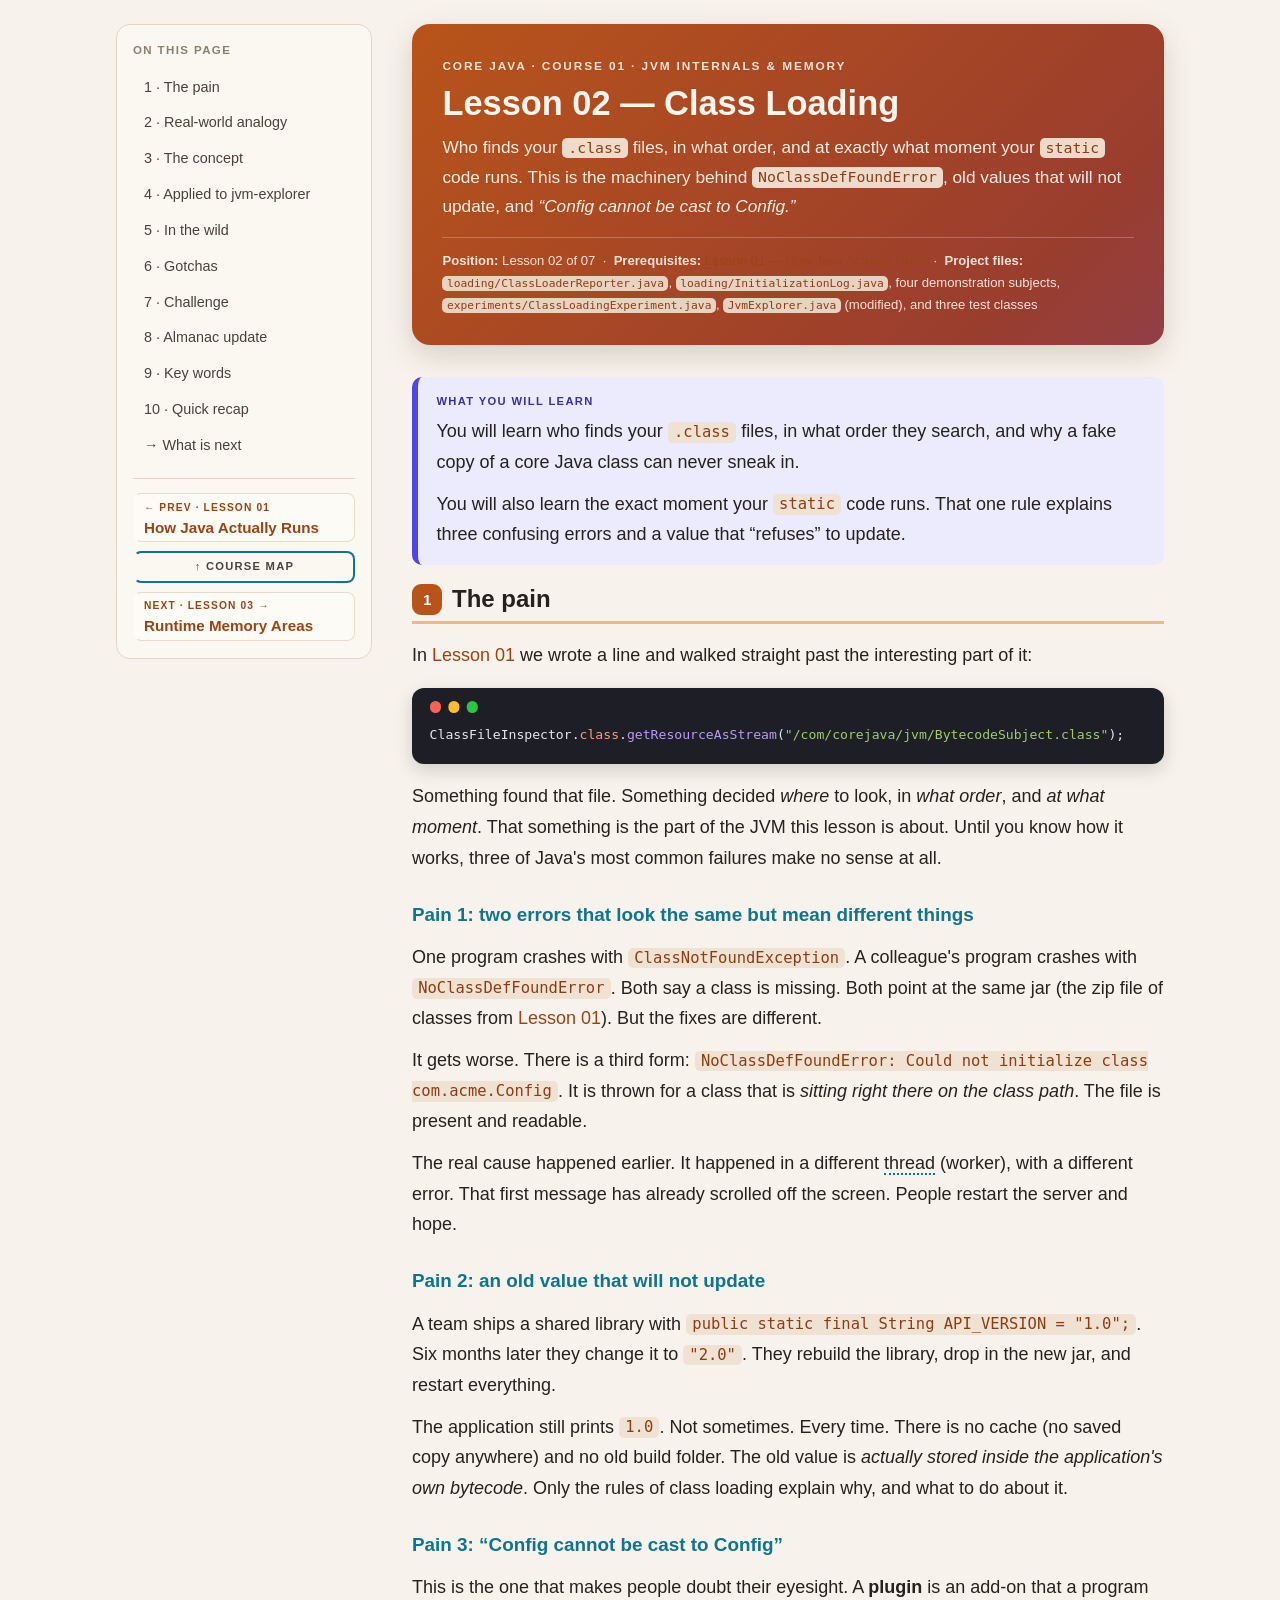
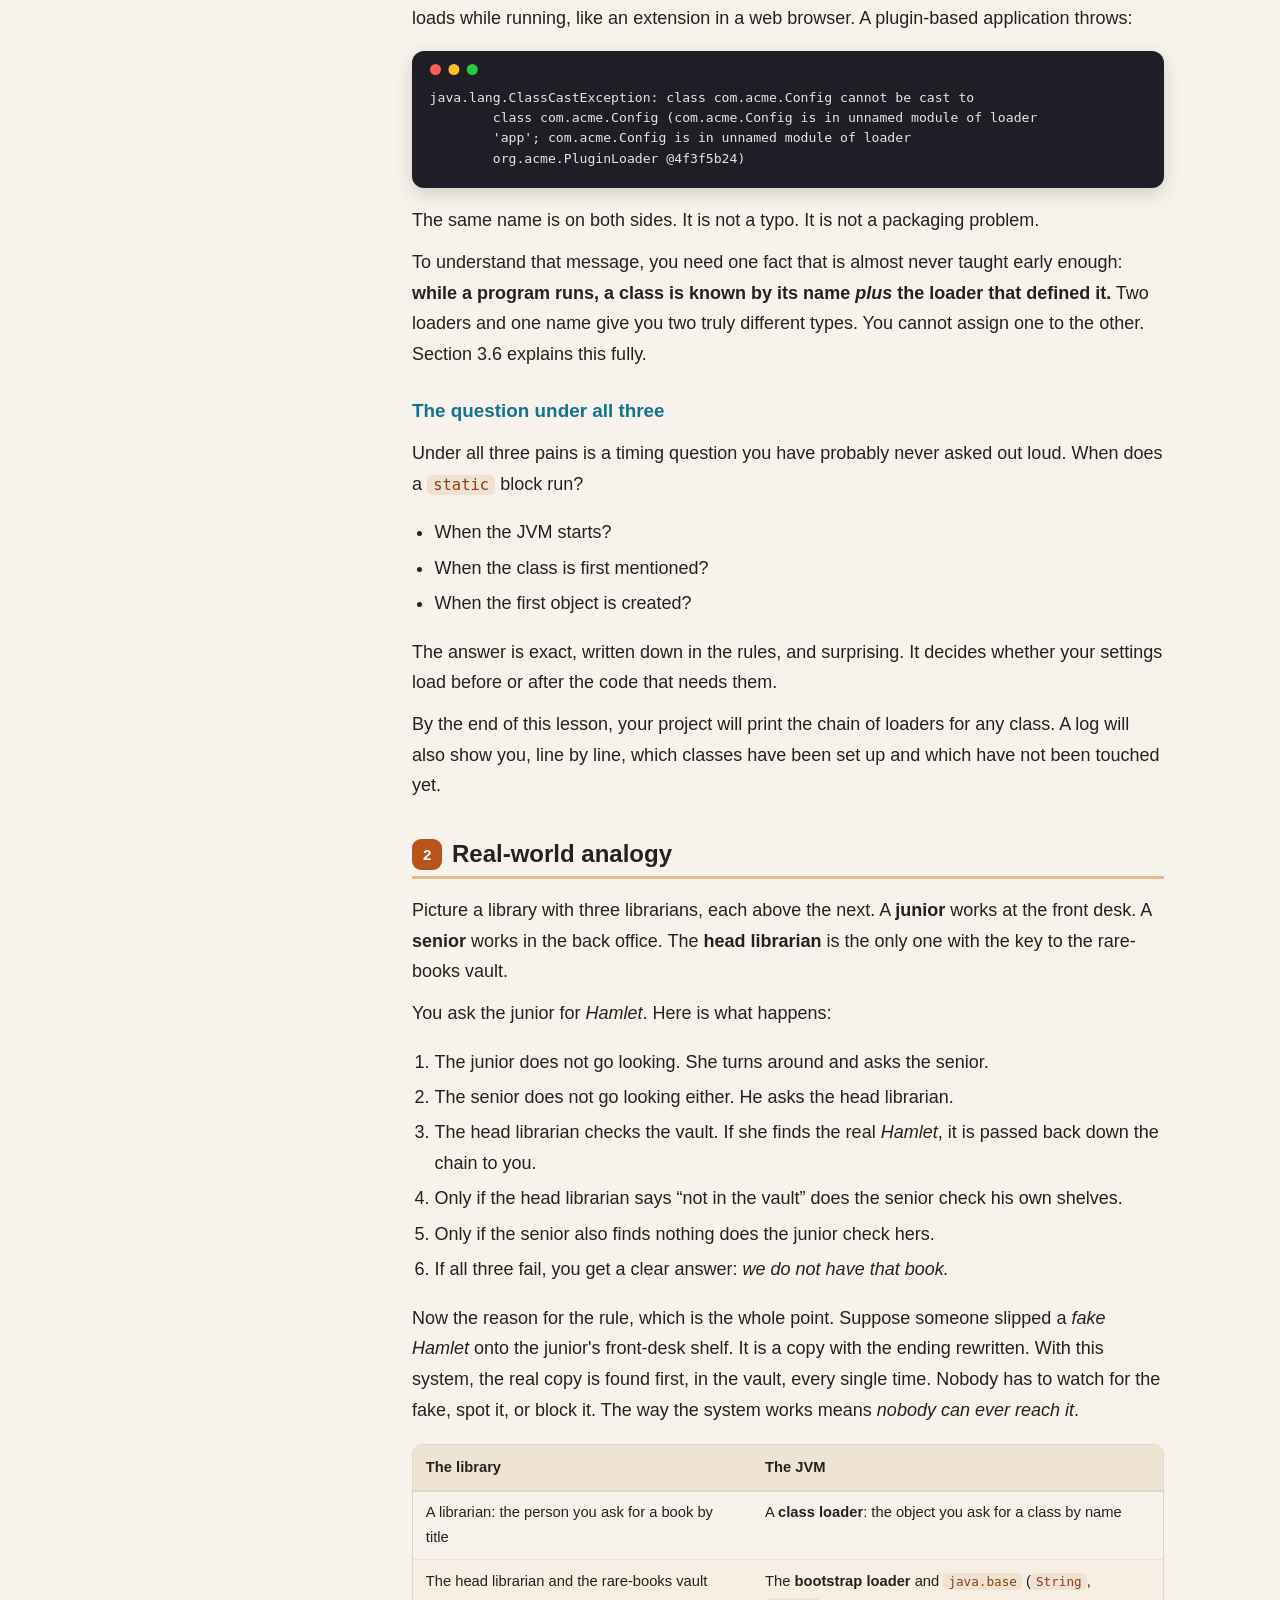
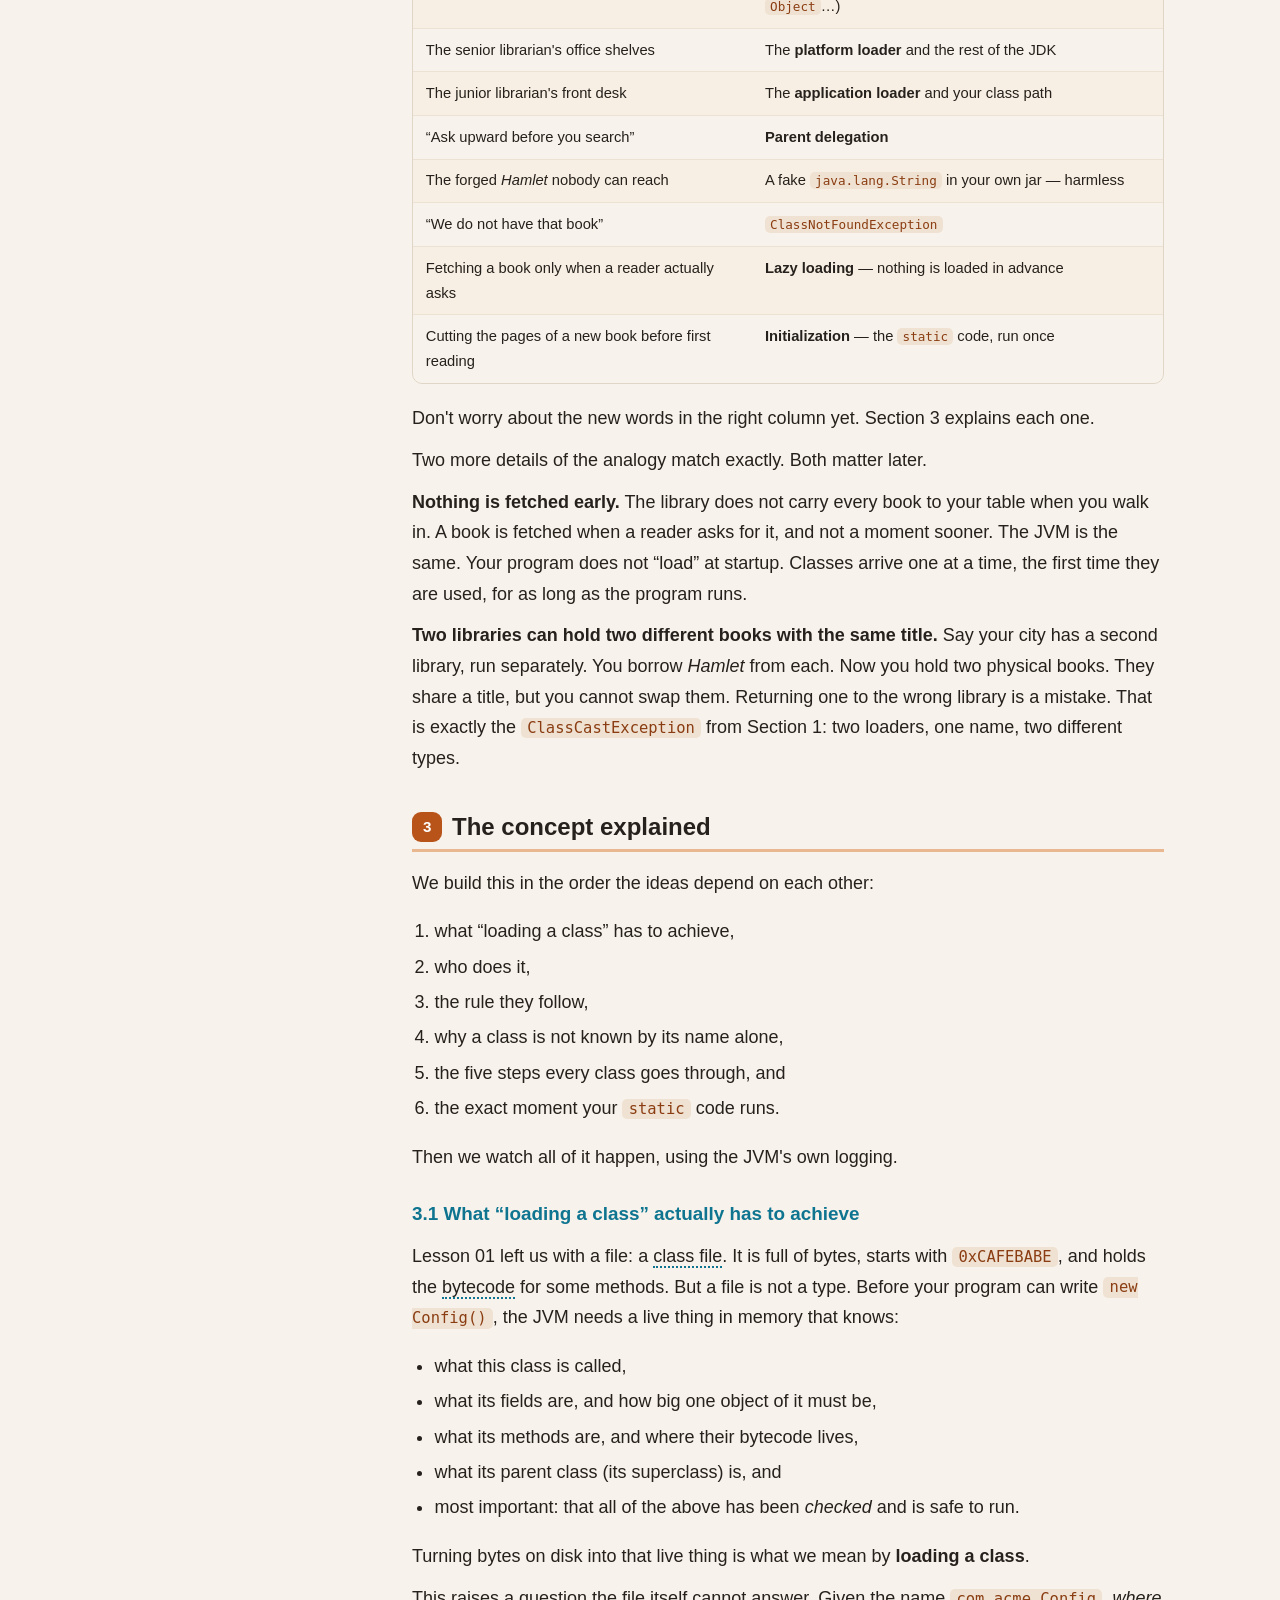
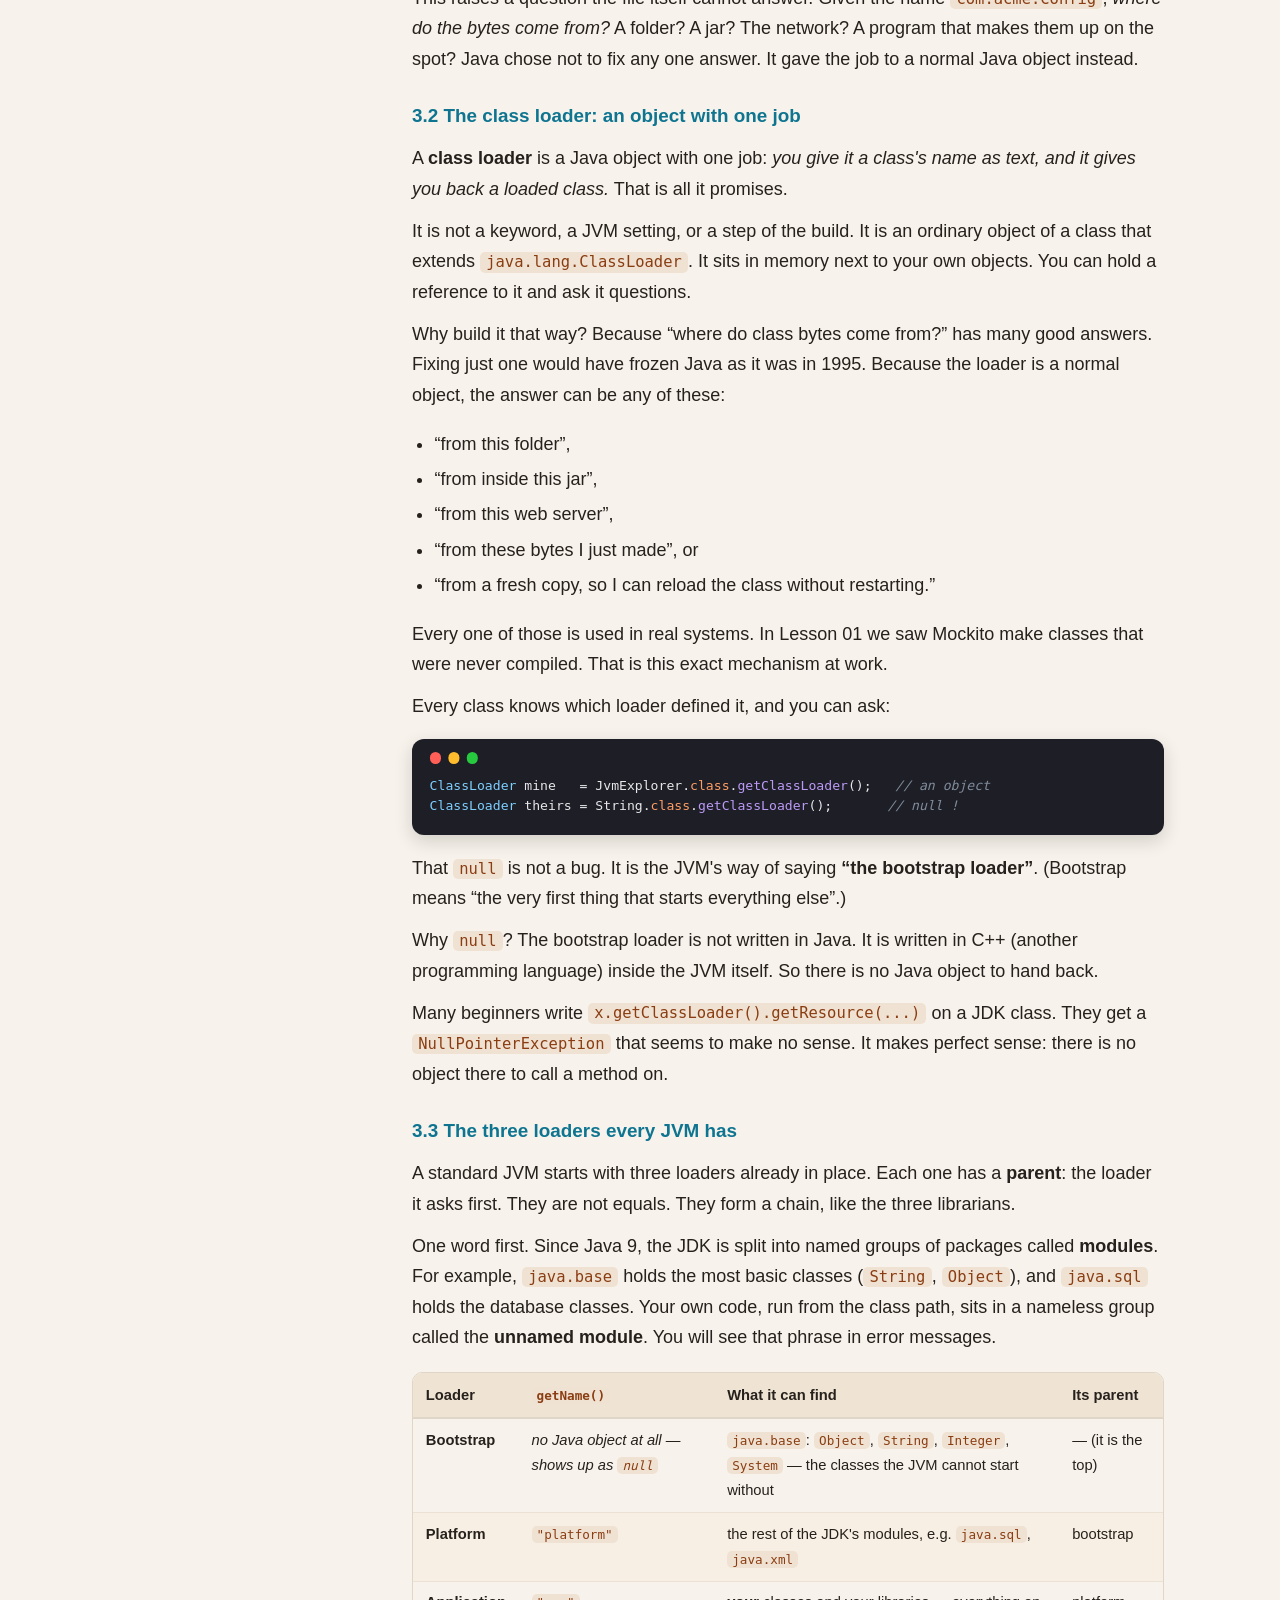
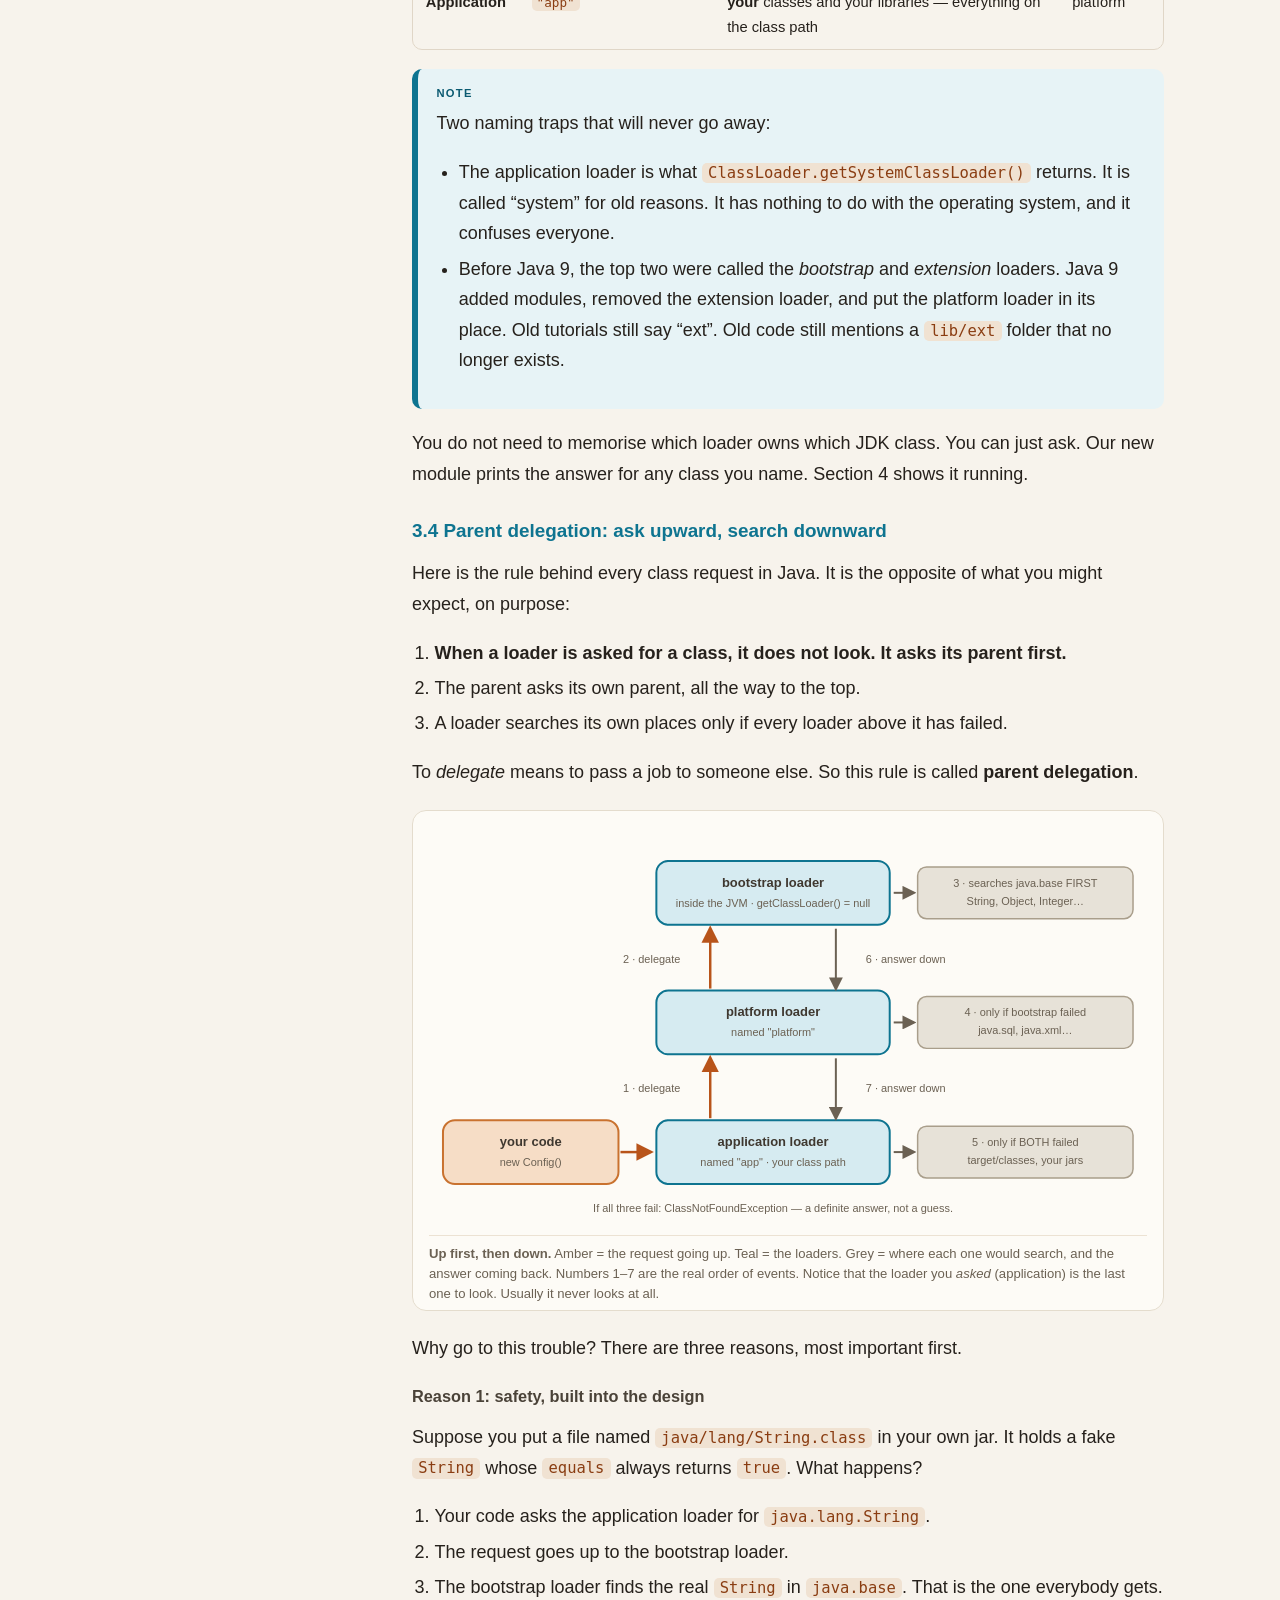
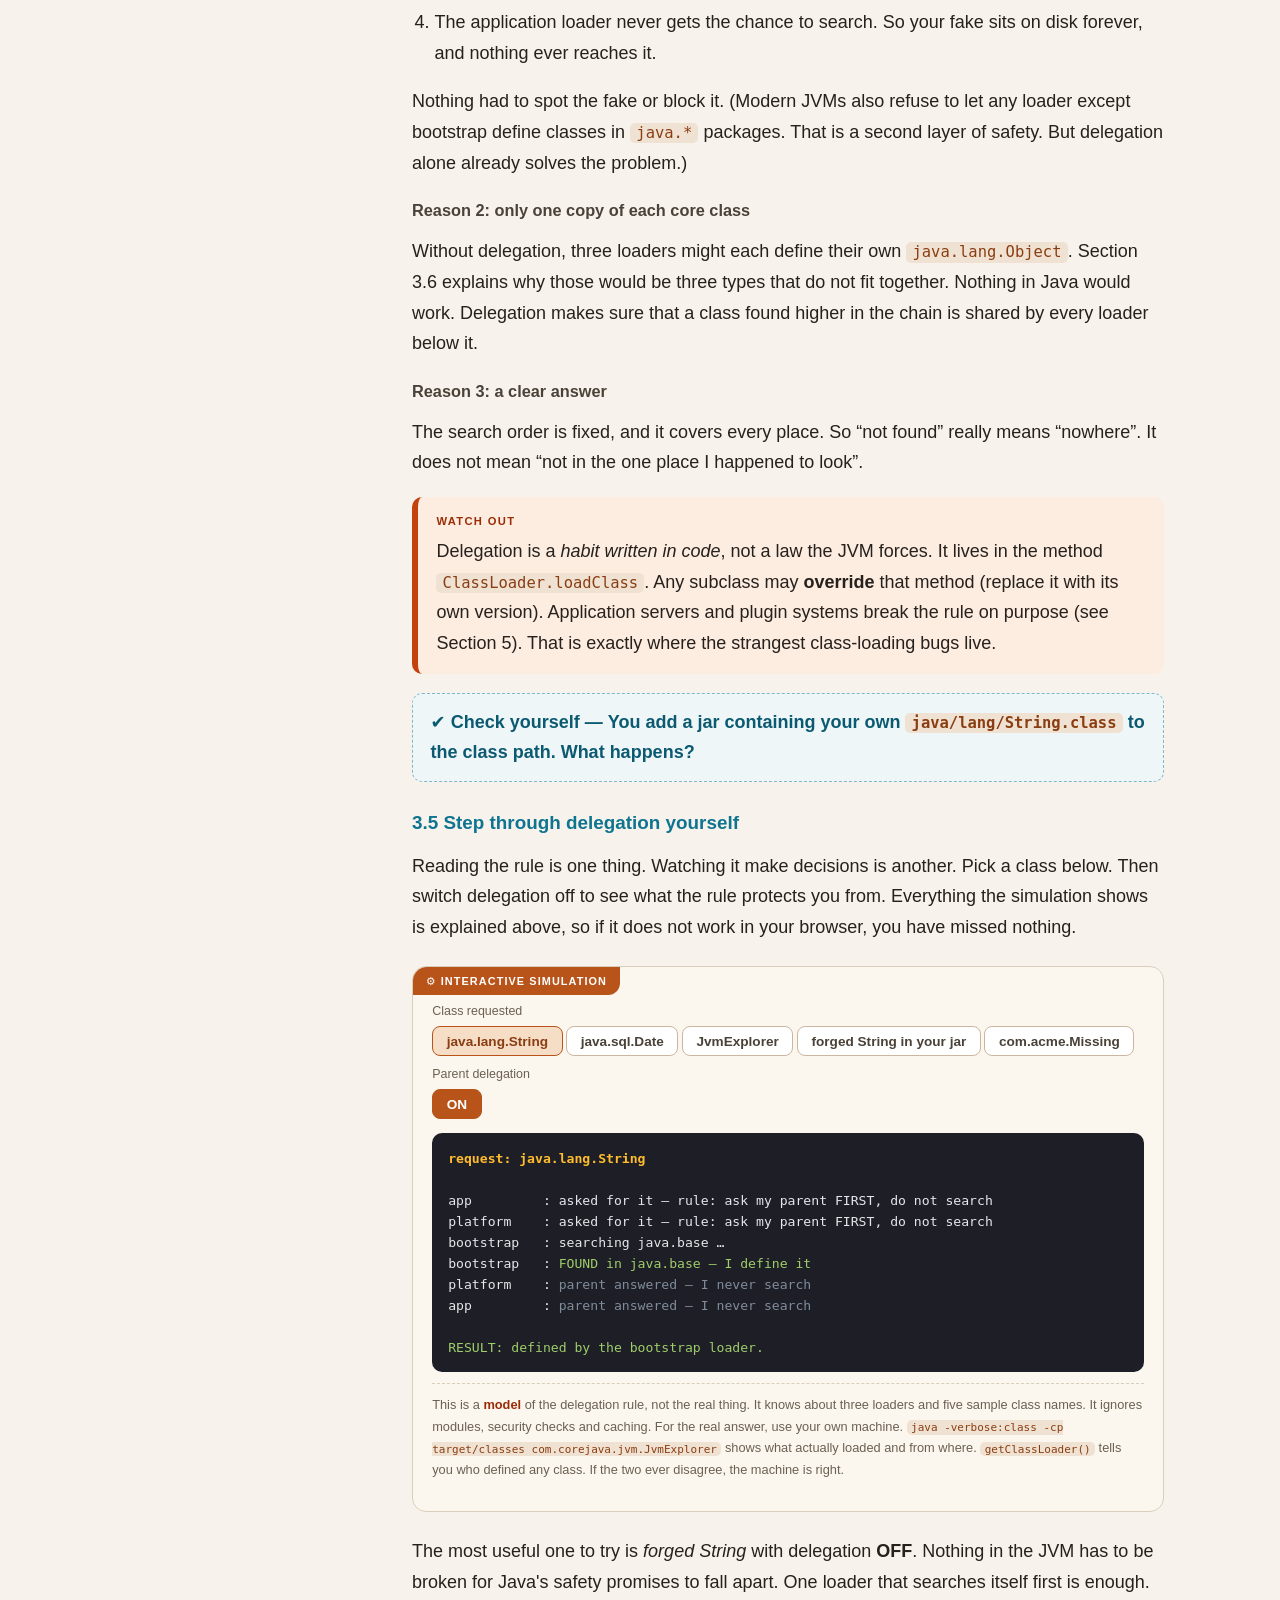
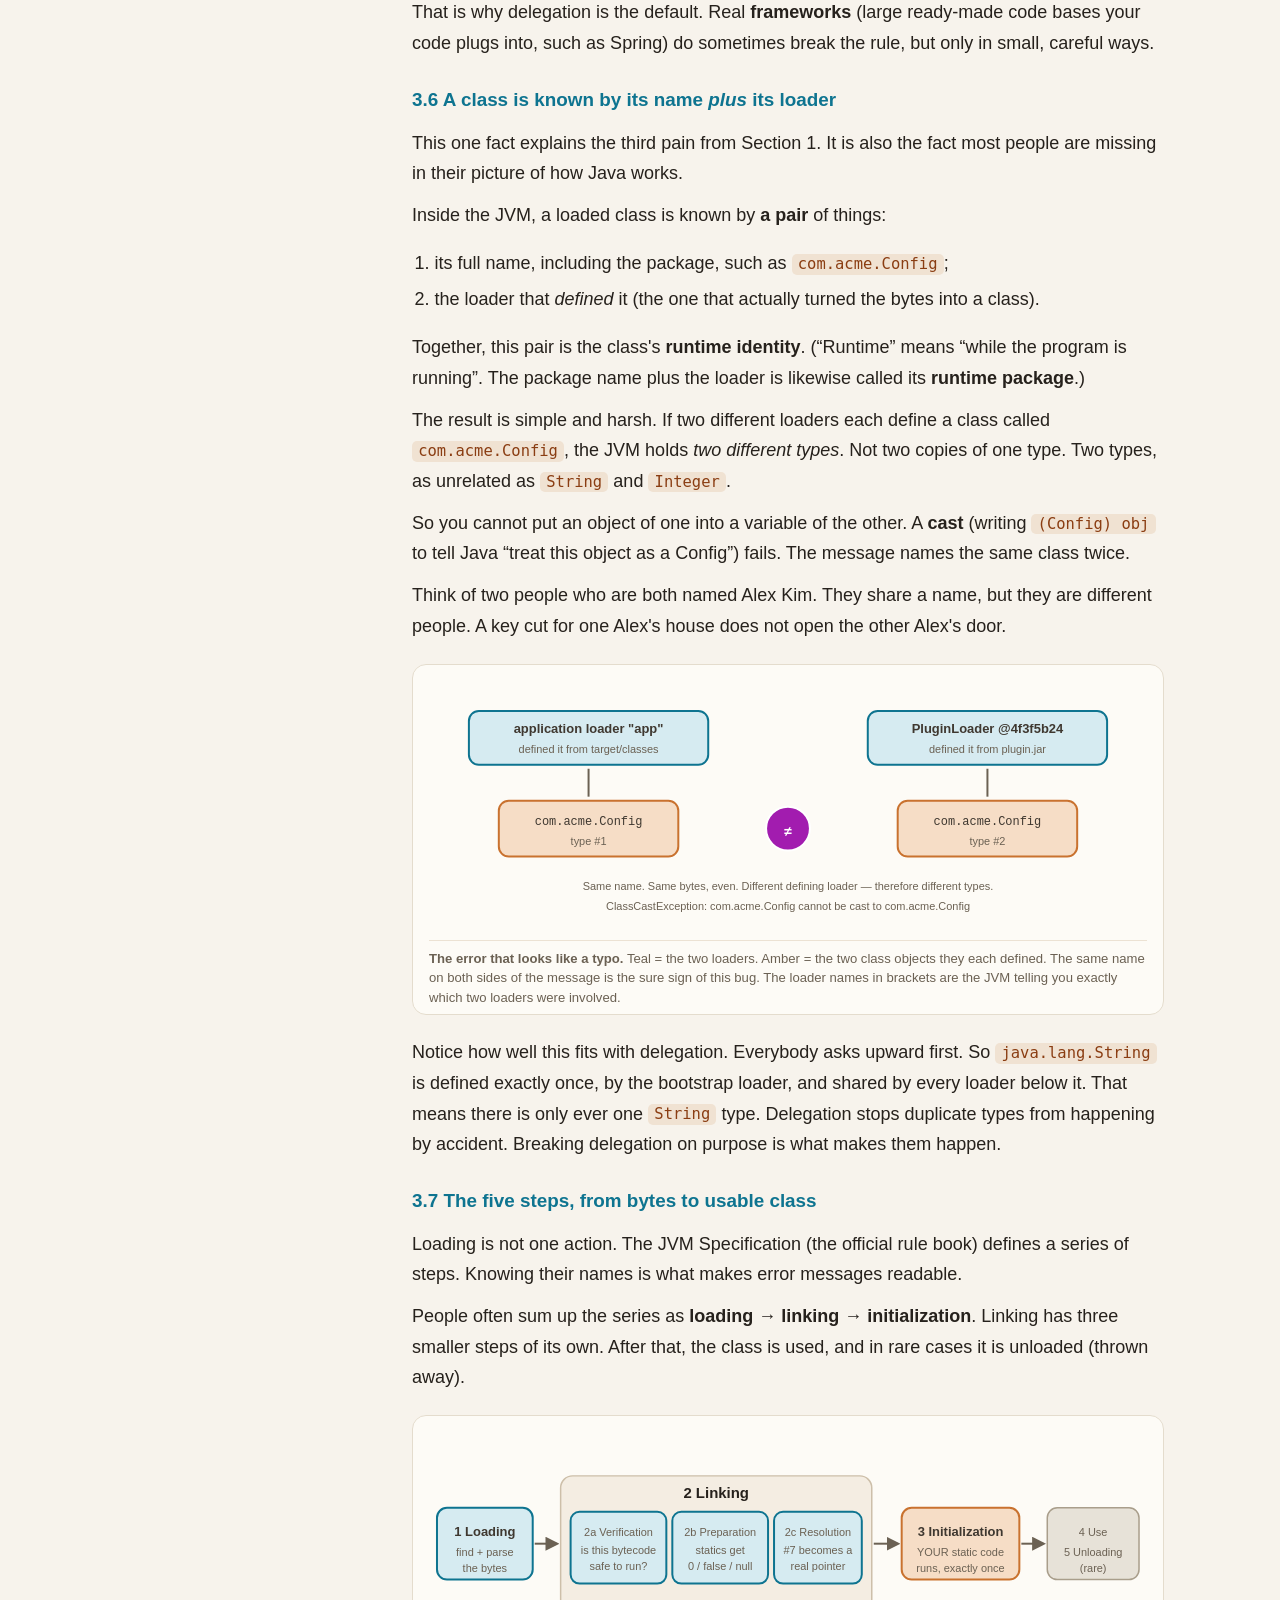
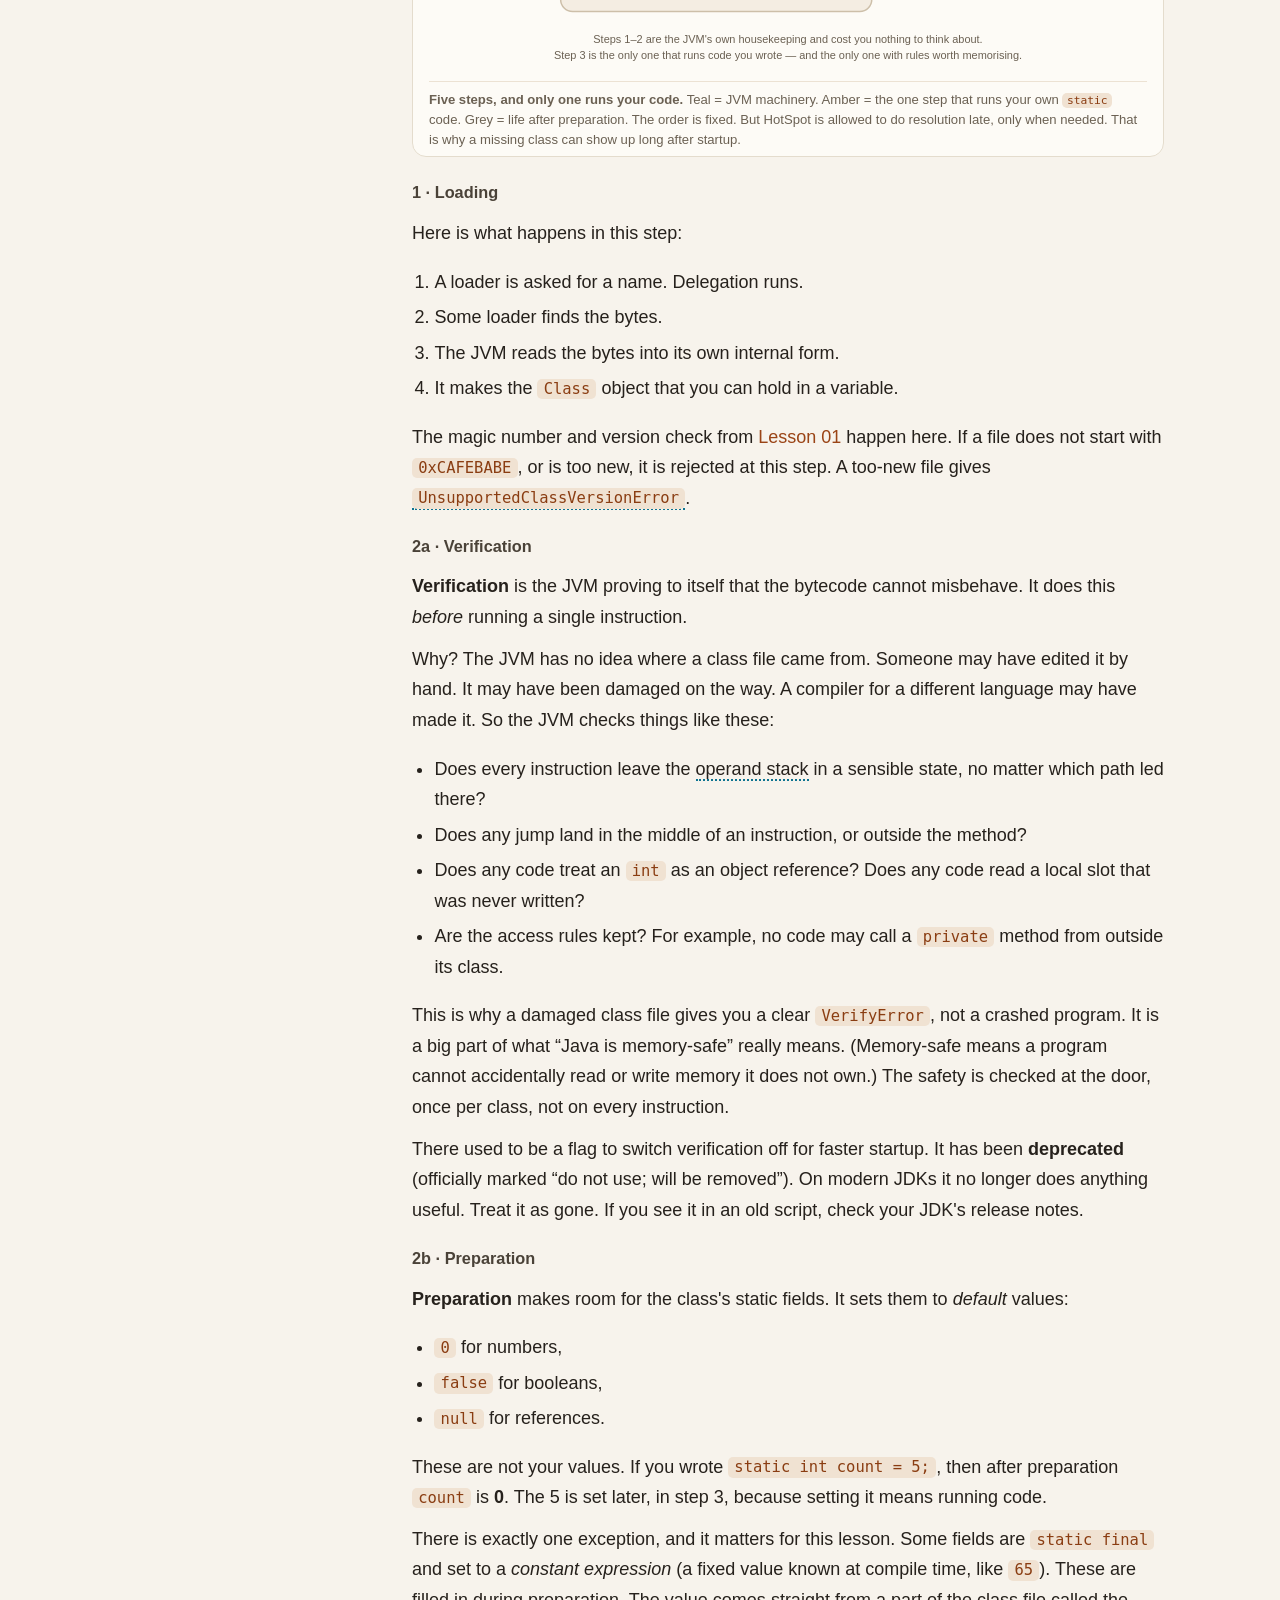
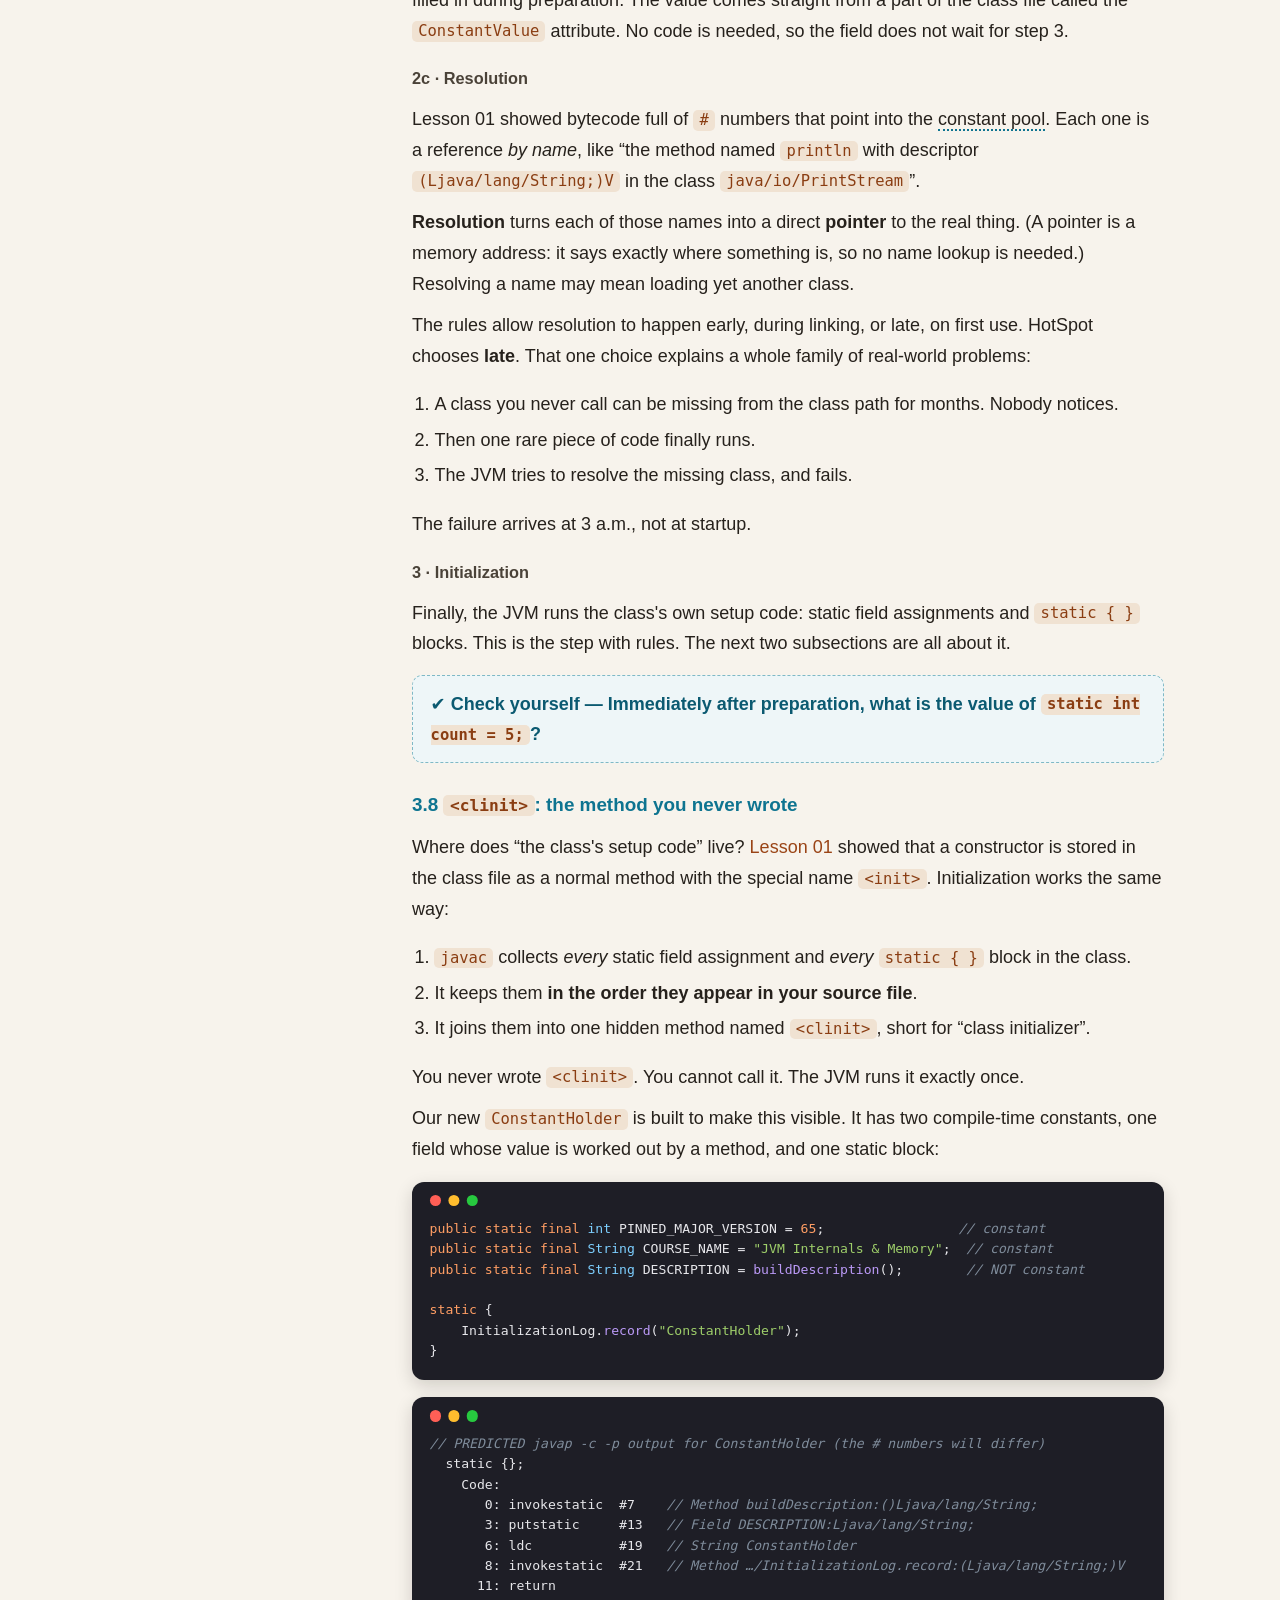
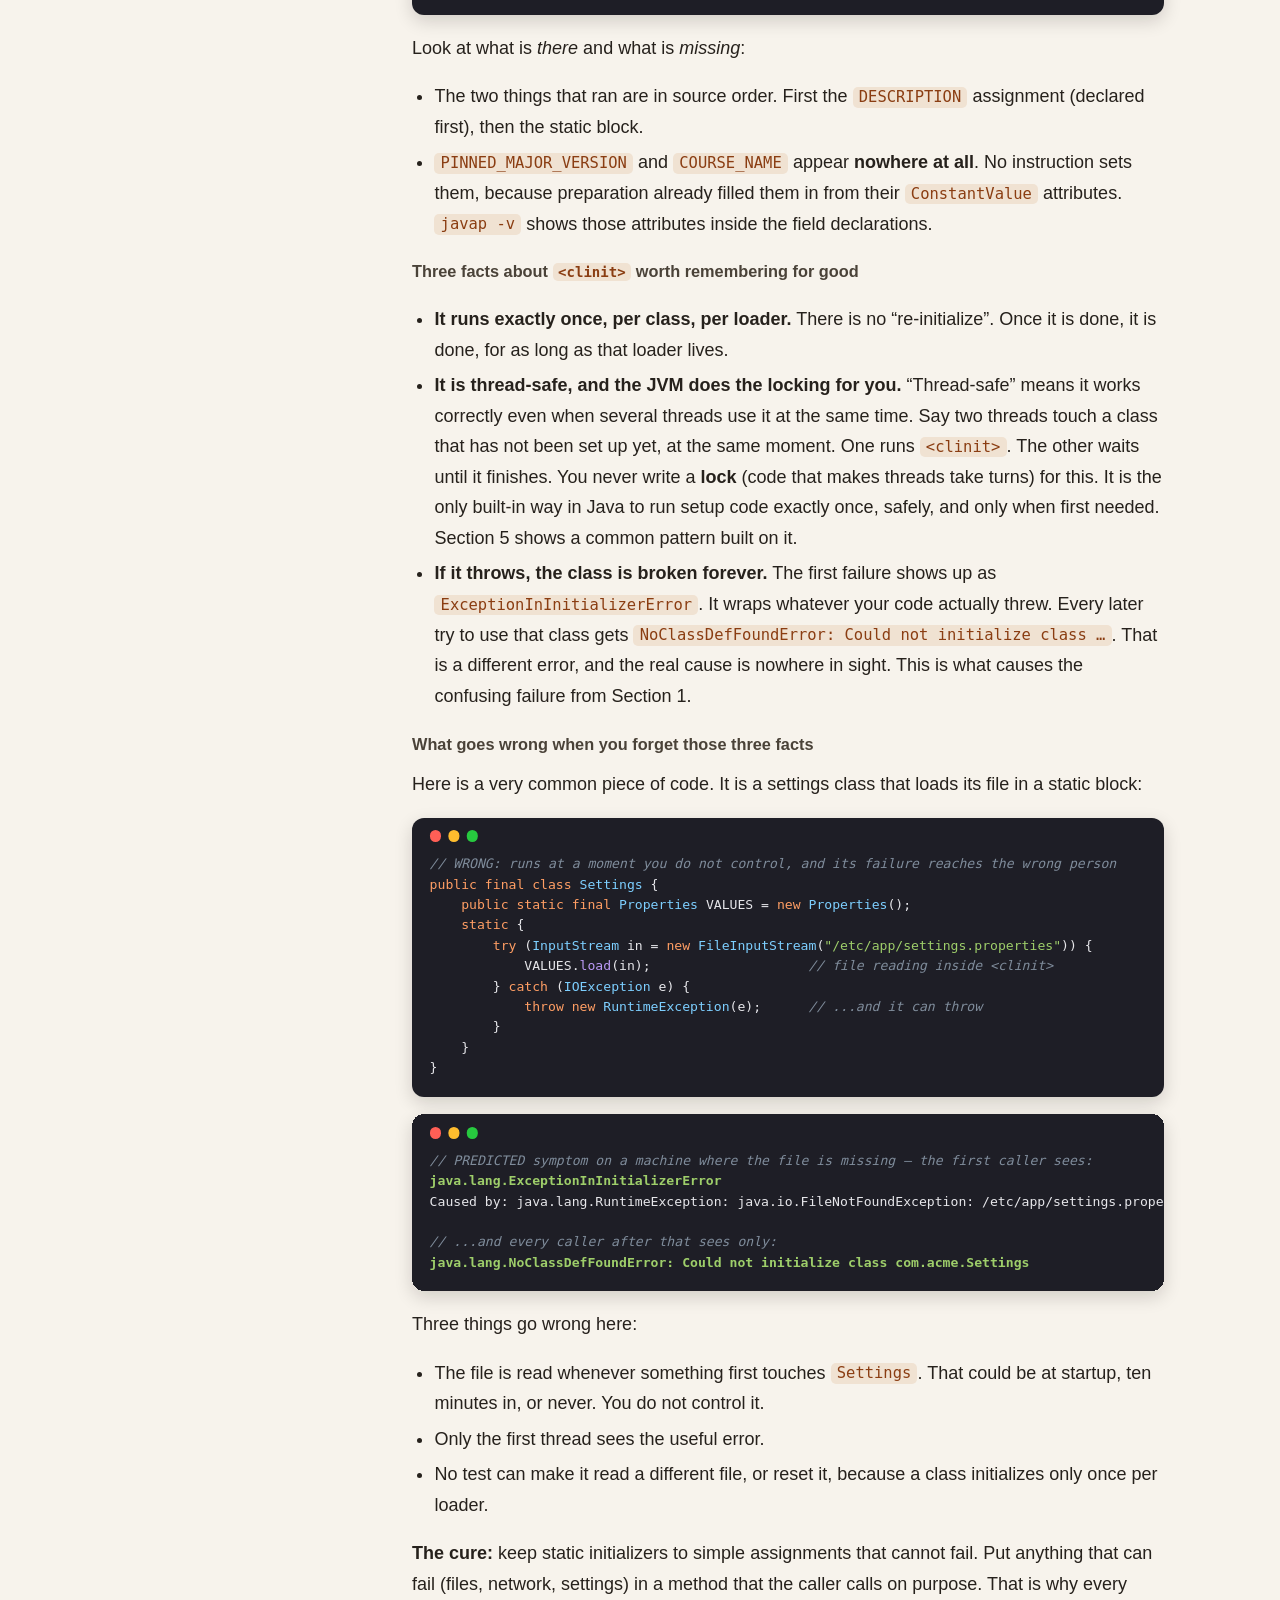
<file: lessons/phase-1-foundations/chapter-01-how-java-runs/lesson-02-class-loading.html>
<!doctype html>
<html lang="en">
<head>
  <meta charset="utf-8">
  <meta name="viewport" content="width=device-width, initial-scale=1">
  <title>Lesson 02 — Class Loading · JVM Internals &amp; Memory</title>
  <link rel="stylesheet" href="../../assets/lesson.css">
</head>
<body>
<div class="page">

  <!-- ============================ TOC SIDEBAR ============================ -->
  <aside class="toc">
    <p class="toc-title">On this page</p>
    <ol>
      <li><a href="#s1">1 · The pain</a></li>
      <li><a href="#s2">2 · Real-world analogy</a></li>
      <li><a href="#s3">3 · The concept</a></li>
      <li><a href="#s4">4 · Applied to jvm-explorer</a></li>
      <li><a href="#s5">5 · In the wild</a></li>
      <li><a href="#s6">6 · Gotchas</a></li>
      <li><a href="#s7">7 · Challenge</a></li>
      <li><a href="#s8">8 · Almanac update</a></li>
      <li><a href="#s9">9 · Key words</a></li>
      <li><a href="#s10">10 · Quick recap</a></li>
      <li><a href="#next">→ What is next</a></li>
    </ol>
    <nav class="toc-nav" aria-label="Course navigation">
      <a class="navcard" href="lesson-01-how-java-runs.html">
        <span class="navkicker">← Prev · Lesson 01</span>
        <span class="navtitle">How Java Actually Runs</span>
      </a>
      <a class="navmap" href="../../index.html">↑ Course map</a>
      <a class="navcard" href="../../phase-2-memory-and-gc/chapter-02-memory-and-objects/lesson-03-runtime-memory-areas.html">
        <span class="navkicker">Next · Lesson 03 →</span>
        <span class="navtitle">Runtime Memory Areas</span>
      </a>
    </nav>
  </aside>

  <!-- ============================ MAIN CONTENT ============================ -->
  <main>

    <header class="banner">
      <p class="kicker">Core Java · Course 01 · JVM Internals &amp; Memory</p>
      <h1>Lesson 02 — Class Loading</h1>
      <p class="subtitle">Who finds your <code>.class</code> files, in what order, and at exactly what moment your <code>static</code> code runs. This is the machinery behind <code>NoClassDefFoundError</code>, old values that will not update, and <em>“Config cannot be cast to Config.”</em></p>
      <p class="meta">
        <strong>Position:</strong> Lesson 02 of 07 &nbsp;·&nbsp;
        <strong>Prerequisites:</strong> <a href="lesson-01-how-java-runs.html">Lesson 01 — How Java Actually Runs</a> &nbsp;·&nbsp;
        <strong>Project files:</strong> <code>loading/ClassLoaderReporter.java</code>, <code>loading/InitializationLog.java</code>, four demonstration subjects, <code>experiments/ClassLoadingExperiment.java</code>, <code>JvmExplorer.java</code> (modified), and three test classes
      </p>
    </header>

    <div class="callout learn">
      <p>You will learn who finds your <code>.class</code> files, in what order they search, and why a fake copy of a core Java class can never sneak in.</p>
      <p>You will also learn the exact moment your <code>static</code> code runs. That one rule explains three confusing errors and a value that &ldquo;refuses&rdquo; to update.</p>
    </div>

    <!-- ===================== SECTION 1 — THE PAIN ===================== -->
    <section id="s1">
      <h2><span class="sec-num">1</span> The pain</h2>

      <p>In <a href="lesson-01-how-java-runs.html">Lesson 01</a> we wrote a line and walked straight past the interesting part of it:</p>

      <pre class="code"><code>ClassFileInspector.<span class="kw">class</span>.<span class="fn">getResourceAsStream</span>(<span class="str">"/com/corejava/jvm/BytecodeSubject.class"</span>);</code></pre>

      <p>Something found that file. Something decided <em>where</em> to look, in <em>what order</em>, and <em>at what moment</em>. That something is the part of the JVM this lesson is about. Until you know how it works, three of Java's most common failures make no sense at all.</p>

      <h3>Pain 1: two errors that look the same but mean different things</h3>

      <p>One program crashes with <code>ClassNotFoundException</code>. A colleague's program crashes with <code>NoClassDefFoundError</code>. Both say a class is missing. Both point at the same jar (the zip file of classes from <a href="lesson-01-how-java-runs.html">Lesson 01</a>). But the fixes are different.</p>

      <p>It gets worse. There is a third form: <code>NoClassDefFoundError: Could not initialize class com.acme.Config</code>. It is thrown for a class that is <em>sitting right there on the class path</em>. The file is present and readable.</p>

      <p>The real cause happened earlier. It happened in a different <span class="term" tabindex="0" data-def="One worker inside a running program, carrying out instructions in order. A program can have many at once.">thread</span> (worker), with a different error. That first message has already scrolled off the screen. People restart the server and hope.</p>

      <h3>Pain 2: an old value that will not update</h3>

      <p>A team ships a shared library with <code>public static final String API_VERSION = "1.0";</code>. Six months later they change it to <code>"2.0"</code>. They rebuild the library, drop in the new jar, and restart everything.</p>

      <p>The application still prints <code>1.0</code>. Not sometimes. Every time. There is no cache (no saved copy anywhere) and no old build folder. The old value is <em>actually stored inside the application's own bytecode</em>. Only the rules of class loading explain why, and what to do about it.</p>

      <h3>Pain 3: &ldquo;Config cannot be cast to Config&rdquo;</h3>

      <p>This is the one that makes people doubt their eyesight. A <strong>plugin</strong> is an add-on that a program loads while running, like an extension in a web browser. A plugin-based application throws:</p>

      <pre class="terminal"><code>java.lang.ClassCastException: class com.acme.Config cannot be cast to
        class com.acme.Config (com.acme.Config is in unnamed module of loader
        'app'; com.acme.Config is in unnamed module of loader
        org.acme.PluginLoader @4f3f5b24)</code></pre>

      <p>The same name is on both sides. It is not a typo. It is not a packaging problem.</p>

      <p>To understand that message, you need one fact that is almost never taught early enough: <strong>while a program runs, a class is known by its name <em>plus</em> the loader that defined it.</strong> Two loaders and one name give you two truly different types. You cannot assign one to the other. Section 3.6 explains this fully.</p>

      <h3>The question under all three</h3>

      <p>Under all three pains is a timing question you have probably never asked out loud. When does a <code>static</code> block run?</p>
      <ul>
        <li>When the JVM starts?</li>
        <li>When the class is first mentioned?</li>
        <li>When the first object is created?</li>
      </ul>
      <p>The answer is exact, written down in the rules, and surprising. It decides whether your settings load before or after the code that needs them.</p>

      <p>By the end of this lesson, your project will print the chain of loaders for any class. A log will also show you, line by line, which classes have been set up and which have not been touched yet.</p>
    </section>

    <!-- ===================== SECTION 2 — ANALOGY ===================== -->
    <section id="s2">
      <h2><span class="sec-num">2</span> Real-world analogy</h2>

      <p>Picture a library with three librarians, each above the next. A <strong>junior</strong> works at the front desk. A <strong>senior</strong> works in the back office. The <strong>head librarian</strong> is the only one with the key to the rare-books vault.</p>

      <p>You ask the junior for <em>Hamlet</em>. Here is what happens:</p>
      <ol>
        <li>The junior does not go looking. She turns around and asks the senior.</li>
        <li>The senior does not go looking either. He asks the head librarian.</li>
        <li>The head librarian checks the vault. If she finds the real <em>Hamlet</em>, it is passed back down the chain to you.</li>
        <li>Only if the head librarian says &ldquo;not in the vault&rdquo; does the senior check his own shelves.</li>
        <li>Only if the senior also finds nothing does the junior check hers.</li>
        <li>If all three fail, you get a clear answer: <em>we do not have that book.</em></li>
      </ol>

      <p>Now the reason for the rule, which is the whole point. Suppose someone slipped a <em>fake Hamlet</em> onto the junior's front-desk shelf. It is a copy with the ending rewritten. With this system, the real copy is found first, in the vault, every single time. Nobody has to watch for the fake, spot it, or block it. The way the system works means <em>nobody can ever reach it</em>.</p>

      <div class="table-wrap">
        <table>
          <thead><tr><th>The library</th><th>The JVM</th></tr></thead>
          <tbody>
            <tr><td>A librarian: the person you ask for a book by title</td><td>A <strong>class loader</strong>: the object you ask for a class by name</td></tr>
            <tr><td>The head librarian and the rare-books vault</td><td>The <strong>bootstrap loader</strong> and <code>java.base</code> (<code>String</code>, <code>Object</code>…)</td></tr>
            <tr><td>The senior librarian's office shelves</td><td>The <strong>platform loader</strong> and the rest of the JDK</td></tr>
            <tr><td>The junior librarian's front desk</td><td>The <strong>application loader</strong> and your class path</td></tr>
            <tr><td>“Ask upward before you search”</td><td><strong>Parent delegation</strong></td></tr>
            <tr><td>The forged <em>Hamlet</em> nobody can reach</td><td>A fake <code>java.lang.String</code> in your own jar — harmless</td></tr>
            <tr><td>“We do not have that book”</td><td><code>ClassNotFoundException</code></td></tr>
            <tr><td>Fetching a book only when a reader actually asks</td><td><strong>Lazy loading</strong> — nothing is loaded in advance</td></tr>
            <tr><td>Cutting the pages of a new book before first reading</td><td><strong>Initialization</strong> — the <code>static</code> code, run once</td></tr>
          </tbody>
        </table>
      </div>

      <p>Don't worry about the new words in the right column yet. Section 3 explains each one.</p>

      <p>Two more details of the analogy match exactly. Both matter later.</p>

      <p><strong>Nothing is fetched early.</strong> The library does not carry every book to your table when you walk in. A book is fetched when a reader asks for it, and not a moment sooner. The JVM is the same. Your program does not “load” at startup. Classes arrive one at a time, the first time they are used, for as long as the program runs.</p>

      <p><strong>Two libraries can hold two different books with the same title.</strong> Say your city has a second library, run separately. You borrow <em>Hamlet</em> from each. Now you hold two physical books. They share a title, but you cannot swap them. Returning one to the wrong library is a mistake. That is exactly the <code>ClassCastException</code> from Section 1: two loaders, one name, two different types.</p>
    </section>

    <!-- ===================== SECTION 3 — CONCEPT ===================== -->
    <section id="s3">
      <h2><span class="sec-num">3</span> The concept explained</h2>

      <p>We build this in the order the ideas depend on each other:</p>
      <ol>
        <li>what “loading a class” has to achieve,</li>
        <li>who does it,</li>
        <li>the rule they follow,</li>
        <li>why a class is not known by its name alone,</li>
        <li>the five steps every class goes through, and</li>
        <li>the exact moment your <code>static</code> code runs.</li>
      </ol>
      <p>Then we watch all of it happen, using the JVM's own logging.</p>

      <h3>3.1 What “loading a class” actually has to achieve</h3>

      <p>Lesson 01 left us with a file: a <span class="term" tabindex="0" data-def="The binary file javac produces, one per class, holding a class's bytecode and everything it refers to.">class file</span>. It is full of bytes, starts with <code>0xCAFEBABE</code>, and holds the <span class="term" tabindex="0" data-def="The instructions javac produces: commands for an imaginary machine, not for any real chip.">bytecode</span> for some methods. But a file is not a type. Before your program can write <code>new Config()</code>, the JVM needs a live thing in memory that knows:</p>
      <ul>
        <li>what this class is called,</li>
        <li>what its fields are, and how big one object of it must be,</li>
        <li>what its methods are, and where their bytecode lives,</li>
        <li>what its parent class (its superclass) is, and</li>
        <li>most important: that all of the above has been <em>checked</em> and is safe to run.</li>
      </ul>

      <p>Turning bytes on disk into that live thing is what we mean by <strong>loading a class</strong>.</p>

      <p>This raises a question the file itself cannot answer. Given the name <code>com.acme.Config</code>, <em>where do the bytes come from?</em> A folder? A jar? The network? A program that makes them up on the spot? Java chose not to fix any one answer. It gave the job to a normal Java object instead.</p>

      <h3>3.2 The class loader: an object with one job</h3>

      <p>A <strong>class loader</strong> is a Java object with one job: <em>you give it a class's name as text, and it gives you back a loaded class.</em> That is all it promises.</p>

      <p>It is not a keyword, a JVM setting, or a step of the build. It is an ordinary object of a class that extends <code>java.lang.ClassLoader</code>. It sits in memory next to your own objects. You can hold a reference to it and ask it questions.</p>

      <p>Why build it that way? Because &ldquo;where do class bytes come from?&rdquo; has many good answers. Fixing just one would have frozen Java as it was in 1995. Because the loader is a normal object, the answer can be any of these:</p>
      <ul>
        <li>“from this folder”,</li>
        <li>“from inside this jar”,</li>
        <li>“from this web server”,</li>
        <li>“from these bytes I just made”, or</li>
        <li>“from a fresh copy, so I can reload the class without restarting.”</li>
      </ul>
      <p>Every one of those is used in real systems. In Lesson 01 we saw Mockito make classes that were never compiled. That is this exact mechanism at work.</p>

      <p>Every class knows which loader defined it, and you can ask:</p>

      <pre class="code"><code><span class="ty">ClassLoader</span> mine   = JvmExplorer.<span class="kw">class</span>.<span class="fn">getClassLoader</span>();   <span class="cmt">// an object</span>
<span class="ty">ClassLoader</span> theirs = String.<span class="kw">class</span>.<span class="fn">getClassLoader</span>();       <span class="cmt">// null !</span></code></pre>

      <p>That <code>null</code> is not a bug. It is the JVM's way of saying <strong>&ldquo;the bootstrap loader&rdquo;</strong>. (Bootstrap means &ldquo;the very first thing that starts everything else&rdquo;.)</p>

      <p>Why <code>null</code>? The bootstrap loader is not written in Java. It is written in C++ (another programming language) inside the JVM itself. So there is no Java object to hand back.</p>

      <p>Many beginners write <code>x.getClassLoader().getResource(...)</code> on a JDK class. They get a <code>NullPointerException</code> that seems to make no sense. It makes perfect sense: there is no object there to call a method on.</p>

      <h3>3.3 The three loaders every JVM has</h3>

      <p>A standard JVM starts with three loaders already in place. Each one has a <strong>parent</strong>: the loader it asks first. They are not equals. They form a chain, like the three librarians.</p>

      <p>One word first. Since Java 9, the JDK is split into named groups of packages called <strong>modules</strong>. For example, <code>java.base</code> holds the most basic classes (<code>String</code>, <code>Object</code>), and <code>java.sql</code> holds the database classes. Your own code, run from the class path, sits in a nameless group called the <strong>unnamed module</strong>. You will see that phrase in error messages.</p>

      <div class="table-wrap">
        <table>
          <thead><tr><th>Loader</th><th><code>getName()</code></th><th>What it can find</th><th>Its parent</th></tr></thead>
          <tbody>
            <tr><td><strong>Bootstrap</strong></td><td><em>no Java object at all — shows up as <code>null</code></em></td><td><code>java.base</code>: <code>Object</code>, <code>String</code>, <code>Integer</code>, <code>System</code> — the classes the JVM cannot start without</td><td>— (it is the top)</td></tr>
            <tr><td><strong>Platform</strong></td><td><code>"platform"</code></td><td>the rest of the JDK's modules, e.g. <code>java.sql</code>, <code>java.xml</code></td><td>bootstrap</td></tr>
            <tr><td><strong>Application</strong></td><td><code>"app"</code></td><td><strong>your</strong> classes and your libraries — everything on the class path</td><td>platform</td></tr>
          </tbody>
        </table>
      </div>

      <div class="callout note">
        <p>Two naming traps that will never go away:</p>
        <ul>
          <li>The application loader is what <code>ClassLoader.getSystemClassLoader()</code> returns. It is called &ldquo;system&rdquo; for old reasons. It has nothing to do with the operating system, and it confuses everyone.</li>
          <li>Before Java 9, the top two were called the <em>bootstrap</em> and <em>extension</em> loaders. Java 9 added modules, removed the extension loader, and put the platform loader in its place. Old tutorials still say &ldquo;ext&rdquo;. Old code still mentions a <code>lib/ext</code> folder that no longer exists.</li>
        </ul>
      </div>

      <p>You do not need to memorise which loader owns which JDK class. You can just ask. Our new module prints the answer for any class you name. Section 4 shows it running.</p>

      <h3>3.4 Parent delegation: ask upward, search downward</h3>

      <p>Here is the rule behind every class request in Java. It is the opposite of what you might expect, on purpose:</p>
      <ol>
        <li><strong>When a loader is asked for a class, it does not look. It asks its parent first.</strong></li>
        <li>The parent asks its own parent, all the way to the top.</li>
        <li>A loader searches its own places only if every loader above it has failed.</li>
      </ol>
      <p>To <em>delegate</em> means to pass a job to someone else. So this rule is called <strong>parent delegation</strong>.</p>

      <figure class="fig">
        <svg viewBox="0 0 720 400" role="img" aria-label="Parent delegation. Your code asks the application loader for a class. The application loader delegates up to the platform loader, which delegates up to the bootstrap loader. The bootstrap loader searches java.base first; if it fails the platform loader searches the rest of the JDK; if that fails the application loader searches the class path. The answer travels back down.">
          <defs>
            <marker id="l2ah" viewBox="0 0 10 10" refX="8" refY="5" markerWidth="7" markerHeight="7" orient="auto-start-reverse">
              <path class="fig-arrow-h" d="M0,0 L10,5 L0,10 z"/>
            </marker>
            <marker id="l2aa" viewBox="0 0 10 10" refX="8" refY="5" markerWidth="7" markerHeight="7" orient="auto-start-reverse">
              <path class="fig-arrow-accent-h" d="M0,0 L10,5 L0,10 z"/>
            </marker>
          </defs>

          <!-- the three loaders, top to bottom = parent to child -->
          <rect class="fig-infra" x="228" y="34" width="234" height="64" rx="12"/>
          <text class="fig-label" x="345" y="60" text-anchor="middle">bootstrap loader</text>
          <text class="fig-small" x="345" y="80" text-anchor="middle">inside the JVM · getClassLoader() = null</text>

          <rect class="fig-infra" x="228" y="164" width="234" height="64" rx="12"/>
          <text class="fig-label" x="345" y="190" text-anchor="middle">platform loader</text>
          <text class="fig-small" x="345" y="210" text-anchor="middle">named "platform"</text>

          <rect class="fig-infra" x="228" y="294" width="234" height="64" rx="12"/>
          <text class="fig-label" x="345" y="320" text-anchor="middle">application loader</text>
          <text class="fig-small" x="345" y="340" text-anchor="middle">named "app" · your class path</text>

          <!-- your code, on the left -->
          <rect class="fig-code" x="14" y="294" width="176" height="64" rx="12"/>
          <text class="fig-label" x="102" y="320" text-anchor="middle">your code</text>
          <text class="fig-small" x="102" y="340" text-anchor="middle">new Config()</text>
          <path class="fig-arrow-accent" d="M192,326 L222,326" marker-end="url(#l2aa)"/>

          <!-- delegation upward (amber = the request travelling up) -->
          <path class="fig-arrow-accent" d="M282,292 L282,232" marker-end="url(#l2aa)"/>
          <path class="fig-arrow-accent" d="M282,162 L282,102" marker-end="url(#l2aa)"/>
          <text class="fig-small" x="252" y="266" text-anchor="end">1 · delegate</text>
          <text class="fig-small" x="252" y="136" text-anchor="end">2 · delegate</text>

          <!-- answer travelling back down (grey = the result) -->
          <path class="fig-arrow" d="M408,102 L408,162" marker-end="url(#l2ah)"/>
          <path class="fig-arrow" d="M408,232 L408,292" marker-end="url(#l2ah)"/>
          <text class="fig-small" x="438" y="136">6 · answer down</text>
          <text class="fig-small" x="438" y="266">7 · answer down</text>

          <!-- what each one searches, only if the parent failed -->
          <rect class="fig-generic" x="490" y="40" width="216" height="52" rx="9"/>
          <text class="fig-small" x="598" y="60" text-anchor="middle">3 · searches java.base FIRST</text>
          <text class="fig-small" x="598" y="78" text-anchor="middle">String, Object, Integer…</text>

          <rect class="fig-generic" x="490" y="170" width="216" height="52" rx="9"/>
          <text class="fig-small" x="598" y="190" text-anchor="middle">4 · only if bootstrap failed</text>
          <text class="fig-small" x="598" y="208" text-anchor="middle">java.sql, java.xml…</text>

          <rect class="fig-generic" x="490" y="300" width="216" height="52" rx="9"/>
          <text class="fig-small" x="598" y="320" text-anchor="middle">5 · only if BOTH failed</text>
          <text class="fig-small" x="598" y="338" text-anchor="middle">target/classes, your jars</text>

          <path class="fig-arrow" d="M466,66 L486,66" marker-end="url(#l2ah)"/>
          <path class="fig-arrow" d="M466,196 L486,196" marker-end="url(#l2ah)"/>
          <path class="fig-arrow" d="M466,326 L486,326" marker-end="url(#l2ah)"/>

          <text class="fig-small" x="345" y="386" text-anchor="middle">If all three fail: ClassNotFoundException — a definite answer, not a guess.</text>
        </svg>
        <figcaption><strong>Up first, then down.</strong> Amber = the request going up. Teal = the loaders. Grey = where each one would search, and the answer coming back. Numbers 1–7 are the real order of events. Notice that the loader you <em>asked</em> (application) is the last one to look. Usually it never looks at all.</figcaption>
      </figure>

      <p>Why go to this trouble? There are three reasons, most important first.</p>

      <h4>Reason 1: safety, built into the design</h4>

      <p>Suppose you put a file named <code>java/lang/String.class</code> in your own jar. It holds a fake <code>String</code> whose <code>equals</code> always returns <code>true</code>. What happens?</p>
      <ol>
        <li>Your code asks the application loader for <code>java.lang.String</code>.</li>
        <li>The request goes up to the bootstrap loader.</li>
        <li>The bootstrap loader finds the real <code>String</code> in <code>java.base</code>. That is the one everybody gets.</li>
        <li>The application loader never gets the chance to search. So your fake sits on disk forever, and nothing ever reaches it.</li>
      </ol>
      <p>Nothing had to spot the fake or block it. (Modern JVMs also refuse to let any loader except bootstrap define classes in <code>java.*</code> packages. That is a second layer of safety. But delegation alone already solves the problem.)</p>

      <h4>Reason 2: only one copy of each core class</h4>

      <p>Without delegation, three loaders might each define their own <code>java.lang.Object</code>. Section 3.6 explains why those would be three types that do not fit together. Nothing in Java would work. Delegation makes sure that a class found higher in the chain is shared by every loader below it.</p>

      <h4>Reason 3: a clear answer</h4>

      <p>The search order is fixed, and it covers every place. So &ldquo;not found&rdquo; really means &ldquo;nowhere&rdquo;. It does not mean &ldquo;not in the one place I happened to look&rdquo;.</p>

      <div class="callout warning">
        <p>Delegation is a <em>habit written in code</em>, not a law the JVM forces. It lives in the method <code>ClassLoader.loadClass</code>. Any subclass may <strong>override</strong> that method (replace it with its own version). Application servers and plugin systems break the rule on purpose (see Section 5). That is exactly where the strangest class-loading bugs live.</p>
      </div>

      <details class="check">
        <summary>You add a jar containing your own <code>java/lang/String.class</code> to the class path. What happens?</summary>
        <div class="answer-body">Nothing. Every request for <code>java.lang.String</code> goes up to the bootstrap loader. It finds the real one in <code>java.base</code> and returns it. Your file is never read. Nobody spots it or rejects it. It is just never reached, because the loader that could find it never gets to search.</div>
      </details>

      <h3>3.5 Step through delegation yourself</h3>

      <p>Reading the rule is one thing. Watching it make decisions is another. Pick a class below. Then switch delegation off to see what the rule protects you from. Everything the simulation shows is explained above, so if it does not work in your browser, you have missed nothing.</p>

      <div class="sim">
        <div class="sim-controls">
          <div class="sim-group">
            <span>Class requested</span>
            <div>
              <button type="button" class="sim-btn active" id="sim1-c0">java.lang.String</button>
              <button type="button" class="sim-btn" id="sim1-c1">java.sql.Date</button>
              <button type="button" class="sim-btn" id="sim1-c2">JvmExplorer</button>
              <button type="button" class="sim-btn" id="sim1-c3">forged String in your jar</button>
              <button type="button" class="sim-btn" id="sim1-c4">com.acme.Missing</button>
            </div>
          </div>
          <div class="sim-group">
            <span>Parent delegation</span>
            <div>
              <button type="button" class="sim-btn action" id="sim1-deleg">ON</button>
            </div>
          </div>
        </div>
        <div class="sim-console" id="sim1-out" aria-live="polite">Choose a class above to trace the request.</div>
        <p class="sim-note">This is a <strong>model</strong> of the delegation rule, not the real thing. It knows about three loaders and five sample class names. It ignores modules, security checks and caching. For the real answer, use your own machine. <code>java -verbose:class -cp target/classes com.corejava.jvm.JvmExplorer</code> shows what actually loaded and from where. <code>getClassLoader()</code> tells you who defined any class. If the two ever disagree, the machine is right.</p>
      </div>

      <script>
      (function () {
        // Where each class can be found. Real delegation asks these in order: boot,
        // platform, app — but ONLY because each loader defers upward first.
        var CATALOG = {
          c0: { name: 'java.lang.String', boot: true, plat: false, app: false,
                where: 'java.base', note: '' },
          c1: { name: 'java.sql.Date', boot: false, plat: true, app: false,
                where: 'java.sql (a JDK module outside java.base)', note: '' },
          c2: { name: 'com.corejava.jvm.JvmExplorer', boot: false, plat: false, app: true,
                where: 'target/classes (your class path)', note: '' },
          c3: { name: 'java.lang.String', boot: true, plat: false, app: true,
                where: 'java.base', note: 'a FORGED copy also sits in your own jar' },
          c4: { name: 'com.acme.Missing', boot: false, plat: false, app: false,
                where: '', note: '' }
        };

        var current = 'c0';
        var delegation = true;

        var out = document.getElementById('sim1-out');
        var btns = ['c0', 'c1', 'c2', 'c3', 'c4'];
        var btnDeleg = document.getElementById('sim1-deleg');

        function pad(s, n) { s = String(s); while (s.length < n) { s = s + ' '; } return s; }
        function ok(s)   { return '<span class="ok">' + s + '</span>'; }
        function skip(s) { return '<span class="skip">' + s + '</span>'; }
        function bad(s)  { return '<span class="bad">' + s + '</span>'; }
        function hi(s)   { return '<span class="hi">' + s + '</span>'; }

        function trace() {
          var c = CATALOG[current];
          var lines = [];
          lines.push(hi('request: ' + c.name) + (c.note ? '   ' + bad('(' + c.note + ')') : ''));
          lines.push('');

          if (delegation) {
            lines.push(pad('app', 12) + ': asked for it — rule: ask my parent FIRST, do not search');
            lines.push(pad('platform', 12) + ': asked for it — rule: ask my parent FIRST, do not search');
            lines.push(pad('bootstrap', 12) + ': searching java.base …');

            if (c.boot) {
              lines.push(pad('bootstrap', 12) + ': ' + ok('FOUND in ' + c.where + ' — I define it'));
              lines.push(pad('platform', 12) + ': ' + skip('parent answered — I never search'));
              lines.push(pad('app', 12) + ': ' + skip('parent answered — I never search'));
              lines.push('');
              lines.push(ok('RESULT: defined by the bootstrap loader.'));
              if (c.app) {
                lines.push(ok('The forged copy in your jar was never even read.'));
              }
              return lines.join('\n');
            }

            lines.push(pad('bootstrap', 12) + ': ' + skip('not in java.base — handing the question back down'));
            lines.push(pad('platform', 12) + ': searching the rest of the JDK …');

            if (c.plat) {
              lines.push(pad('platform', 12) + ': ' + ok('FOUND in ' + c.where + ' — I define it'));
              lines.push(pad('app', 12) + ': ' + skip('parent answered — I never search'));
              lines.push('');
              lines.push(ok('RESULT: defined by the platform loader.'));
              return lines.join('\n');
            }

            lines.push(pad('platform', 12) + ': ' + skip('not a JDK class — handing the question back down'));
            lines.push(pad('app', 12) + ': searching the class path …');

            if (c.app) {
              lines.push(pad('app', 12) + ': ' + ok('FOUND in ' + c.where + ' — I define it'));
              lines.push('');
              lines.push(ok('RESULT: defined by the application loader — the last one to look.'));
              return lines.join('\n');
            }

            lines.push(pad('app', 12) + ': ' + bad('not on the class path either'));
            lines.push('');
            lines.push(bad('RESULT: ClassNotFoundException — nowhere in the whole chain.'));
            return lines.join('\n');
          }

          // ---- delegation switched OFF: each loader searches itself first ----
          lines.push(pad('app', 12) + ': ' + bad('delegation OFF — searching MY class path first'));

          if (c.app) {
            lines.push(pad('app', 12) + ': ' + bad('FOUND locally — I define it, and nobody above is consulted'));
            lines.push('');
            if (c.boot) {
              lines.push(bad('RESULT: your forged java.lang.String is now THE String for this loader.'));
              lines.push(bad('Every security guarantee in the platform just evaporated.'));
            } else {
              lines.push(hi('RESULT: defined by the application loader — same answer as before,'));
              lines.push(hi('because nothing above could have supplied this class anyway.'));
            }
            return lines.join('\n');
          }

          lines.push(pad('app', 12) + ': ' + skip('not on my class path — now asking upward'));
          if (c.plat) {
            lines.push(pad('platform', 12) + ': ' + ok('FOUND in ' + c.where));
            lines.push('');
            lines.push(hi('RESULT: defined by the platform loader.'));
          } else if (c.boot) {
            lines.push(pad('platform', 12) + ': ' + skip('not mine'));
            lines.push(pad('bootstrap', 12) + ': ' + ok('FOUND in ' + c.where));
            lines.push('');
            lines.push(hi('RESULT: defined by the bootstrap loader — this time.'));
          } else {
            lines.push(pad('platform', 12) + ': ' + skip('not mine'));
            lines.push(pad('bootstrap', 12) + ': ' + bad('not mine'));
            lines.push('');
            lines.push(bad('RESULT: ClassNotFoundException.'));
          }
          return lines.join('\n');
        }

        function render() {
          out.innerHTML = trace();
        }

        function select(which) {
          current = which;
          for (var i = 0; i < btns.length; i++) {
            document.getElementById('sim1-' + btns[i]).className =
              'sim-btn' + (btns[i] === which ? ' active' : '');
          }
          render();
        }

        for (var i = 0; i < btns.length; i++) {
          (function (id) {
            document.getElementById('sim1-' + id).onclick = function () { select(id); };
          })(btns[i]);
        }

        btnDeleg.onclick = function () {
          delegation = !delegation;
          btnDeleg.textContent = delegation ? 'ON' : 'OFF';
          btnDeleg.className = 'sim-btn' + (delegation ? ' action' : ' active');
          render();
        };

        render();
      })();
      </script>

      <p>The most useful one to try is <em>forged String</em> with delegation <strong>OFF</strong>. Nothing in the JVM has to be broken for Java's safety promises to fall apart. One loader that searches itself first is enough. That is why delegation is the default. Real <strong>frameworks</strong> (large ready-made code bases your code plugs into, such as Spring) do sometimes break the rule, but only in small, careful ways.</p>

      <h3>3.6 A class is known by its name <em>plus</em> its loader</h3>

      <p>This one fact explains the third pain from Section 1. It is also the fact most people are missing in their picture of how Java works.</p>

      <p>Inside the JVM, a loaded class is known by <strong>a pair</strong> of things:</p>
      <ol>
        <li>its full name, including the package, such as <code>com.acme.Config</code>;</li>
        <li>the loader that <em>defined</em> it (the one that actually turned the bytes into a class).</li>
      </ol>
      <p>Together, this pair is the class's <strong>runtime identity</strong>. (&ldquo;Runtime&rdquo; means &ldquo;while the program is running&rdquo;. The package name plus the loader is likewise called its <strong>runtime package</strong>.)</p>

      <p>The result is simple and harsh. If two different loaders each define a class called <code>com.acme.Config</code>, the JVM holds <em>two different types</em>. Not two copies of one type. Two types, as unrelated as <code>String</code> and <code>Integer</code>.</p>

      <p>So you cannot put an object of one into a variable of the other. A <strong>cast</strong> (writing <code>(Config) obj</code> to tell Java &ldquo;treat this object as a Config&rdquo;) fails. The message names the same class twice.</p>

      <p>Think of two people who are both named Alex Kim. They share a name, but they are different people. A key cut for one Alex's house does not open the other Alex's door.</p>

      <figure class="fig">
        <svg viewBox="0 0 720 250" role="img" aria-label="Two different class loaders each define a class named com.acme.Config. The two resulting types are not the same type, so assigning an object of one to a variable of the other fails with a ClassCastException.">
          <rect class="fig-infra" x="40" y="30" width="240" height="54" rx="10"/>
          <text class="fig-label" x="160" y="52" text-anchor="middle">application loader "app"</text>
          <text class="fig-small" x="160" y="72" text-anchor="middle">defined it from target/classes</text>

          <rect class="fig-infra" x="440" y="30" width="240" height="54" rx="10"/>
          <text class="fig-label" x="560" y="52" text-anchor="middle">PluginLoader @4f3f5b24</text>
          <text class="fig-small" x="560" y="72" text-anchor="middle">defined it from plugin.jar</text>

          <rect class="fig-code" x="70" y="120" width="180" height="56" rx="10"/>
          <text class="fig-mono" x="160" y="144" text-anchor="middle">com.acme.Config</text>
          <text class="fig-small" x="160" y="164" text-anchor="middle">type #1</text>

          <rect class="fig-code" x="470" y="120" width="180" height="56" rx="10"/>
          <text class="fig-mono" x="560" y="144" text-anchor="middle">com.acme.Config</text>
          <text class="fig-small" x="560" y="164" text-anchor="middle">type #2</text>

          <path class="fig-arrow" d="M160,88 L160,116"/>
          <path class="fig-arrow" d="M560,88 L560,116"/>

          <circle class="fig-vs" cx="360" cy="148" r="22"/>
          <text class="fig-vs-t" x="360" y="155" text-anchor="middle">≠</text>

          <text class="fig-small" x="360" y="210" text-anchor="middle">Same name. Same bytes, even. Different defining loader — therefore different types.</text>
          <text class="fig-small" x="360" y="230" text-anchor="middle">ClassCastException: com.acme.Config cannot be cast to com.acme.Config</text>
        </svg>
        <figcaption><strong>The error that looks like a typo.</strong> Teal = the two loaders. Amber = the two class objects they each defined. The same name on both sides of the message is the sure sign of this bug. The loader names in brackets are the JVM telling you exactly which two loaders were involved.</figcaption>
      </figure>

      <p>Notice how well this fits with delegation. Everybody asks upward first. So <code>java.lang.String</code> is defined exactly once, by the bootstrap loader, and shared by every loader below it. That means there is only ever one <code>String</code> type. Delegation stops duplicate types from happening by accident. Breaking delegation on purpose is what makes them happen.</p>

      <h3>3.7 The five steps, from bytes to usable class</h3>

      <p>Loading is not one action. The JVM Specification (the official rule book) defines a series of steps. Knowing their names is what makes error messages readable.</p>

      <p>People often sum up the series as <strong>loading → linking → initialization</strong>. Linking has three smaller steps of its own. After that, the class is used, and in rare cases it is unloaded (thrown away).</p>

      <figure class="fig">
        <svg viewBox="0 0 720 240" role="img" aria-label="The class lifecycle: loading, then linking which contains verification, preparation and resolution, then initialization, then use, and finally unloading. Only initialization runs the programmer's own code.">
          <defs>
            <marker id="l2lh" viewBox="0 0 10 10" refX="8" refY="5" markerWidth="7" markerHeight="7" orient="auto-start-reverse">
              <path class="fig-arrow-h" d="M0,0 L10,5 L0,10 z"/>
            </marker>
          </defs>

          <rect class="fig-infra" x="8" y="76" width="96" height="72" rx="10"/>
          <text class="fig-label" x="56" y="104" text-anchor="middle">1 Loading</text>
          <text class="fig-small" x="56" y="124" text-anchor="middle">find + parse</text>
          <text class="fig-small" x="56" y="140" text-anchor="middle">the bytes</text>

          <path class="fig-arrow" d="M106,112 L128,112" marker-end="url(#l2lh)"/>

          <rect class="fig-box" x="132" y="44" width="312" height="136" rx="12"/>
          <text class="fig-heading" x="288" y="66" text-anchor="middle">2 Linking</text>

          <rect class="fig-infra" x="142" y="80" width="96" height="72" rx="9"/>
          <text class="fig-small" x="190" y="104" text-anchor="middle">2a Verification</text>
          <text class="fig-small" x="190" y="122" text-anchor="middle">is this bytecode</text>
          <text class="fig-small" x="190" y="138" text-anchor="middle">safe to run?</text>

          <rect class="fig-infra" x="244" y="80" width="96" height="72" rx="9"/>
          <text class="fig-small" x="292" y="104" text-anchor="middle">2b Preparation</text>
          <text class="fig-small" x="292" y="122" text-anchor="middle">statics get</text>
          <text class="fig-small" x="292" y="138" text-anchor="middle">0 / false / null</text>

          <rect class="fig-infra" x="346" y="80" width="88" height="72" rx="9"/>
          <text class="fig-small" x="390" y="104" text-anchor="middle">2c Resolution</text>
          <text class="fig-small" x="390" y="122" text-anchor="middle">#7 becomes a</text>
          <text class="fig-small" x="390" y="138" text-anchor="middle">real pointer</text>

          <path class="fig-arrow" d="M446,112 L470,112" marker-end="url(#l2lh)"/>

          <rect class="fig-code" x="474" y="76" width="118" height="72" rx="10"/>
          <text class="fig-label" x="533" y="104" text-anchor="middle">3 Initialization</text>
          <text class="fig-small" x="533" y="124" text-anchor="middle">YOUR static code</text>
          <text class="fig-small" x="533" y="140" text-anchor="middle">runs, exactly once</text>

          <path class="fig-arrow" d="M594,112 L616,112" marker-end="url(#l2lh)"/>

          <rect class="fig-generic" x="620" y="76" width="92" height="72" rx="10"/>
          <text class="fig-small" x="666" y="104" text-anchor="middle">4 Use</text>
          <text class="fig-small" x="666" y="124" text-anchor="middle">5 Unloading</text>
          <text class="fig-small" x="666" y="140" text-anchor="middle">(rare)</text>

          <text class="fig-small" x="360" y="212" text-anchor="middle">Steps 1–2 are the JVM's own housekeeping and cost you nothing to think about.</text>
          <text class="fig-small" x="360" y="228" text-anchor="middle">Step 3 is the only one that runs code you wrote — and the only one with rules worth memorising.</text>
        </svg>
        <figcaption><strong>Five steps, and only one runs your code.</strong> Teal = JVM machinery. Amber = the one step that runs your own <code>static</code> code. Grey = life after preparation. The order is fixed. But HotSpot is allowed to do resolution late, only when needed. That is why a missing class can show up long after startup.</figcaption>
      </figure>

      <h4>1 · Loading</h4>
      <p>Here is what happens in this step:</p>
      <ol>
        <li>A loader is asked for a name. Delegation runs.</li>
        <li>Some loader finds the bytes.</li>
        <li>The JVM reads the bytes into its own internal form.</li>
        <li>It makes the <code>Class</code> object that you can hold in a variable.</li>
      </ol>
      <p>The magic number and version check from <a href="lesson-01-how-java-runs.html">Lesson 01</a> happen here. If a file does not start with <code>0xCAFEBABE</code>, or is too new, it is rejected at this step. A too-new file gives <span class="term" tabindex="0" data-def="The JVM's refusal to run a class file newer than itself."><code>UnsupportedClassVersionError</code></span>.</p>

      <h4>2a · Verification</h4>
      <p><strong>Verification</strong> is the JVM proving to itself that the bytecode cannot misbehave. It does this <em>before</em> running a single instruction.</p>
      <p>Why? The JVM has no idea where a class file came from. Someone may have edited it by hand. It may have been damaged on the way. A compiler for a different language may have made it. So the JVM checks things like these:</p>
      <ul>
        <li>Does every instruction leave the <span class="term" tabindex="0" data-def="The scratch pile the JVM computes on: instructions push values onto it and operations pop their inputs and push the result.">operand stack</span> in a sensible state, no matter which path led there?</li>
        <li>Does any jump land in the middle of an instruction, or outside the method?</li>
        <li>Does any code treat an <code>int</code> as an object reference? Does any code read a local slot that was never written?</li>
        <li>Are the access rules kept? For example, no code may call a <code>private</code> method from outside its class.</li>
      </ul>
      <p>This is why a damaged class file gives you a clear <code>VerifyError</code>, not a crashed program. It is a big part of what &ldquo;Java is memory-safe&rdquo; really means. (Memory-safe means a program cannot accidentally read or write memory it does not own.) The safety is checked at the door, once per class, not on every instruction.</p>
      <p>There used to be a flag to switch verification off for faster startup. It has been <strong>deprecated</strong> (officially marked &ldquo;do not use; will be removed&rdquo;). On modern JDKs it no longer does anything useful. Treat it as gone. If you see it in an old script, check your JDK's release notes.</p>

      <h4>2b · Preparation</h4>
      <p><strong>Preparation</strong> makes room for the class's static fields. It sets them to <em>default</em> values:</p>
      <ul>
        <li><code>0</code> for numbers,</li>
        <li><code>false</code> for booleans,</li>
        <li><code>null</code> for references.</li>
      </ul>
      <p>These are not your values. If you wrote <code>static int count = 5;</code>, then after preparation <code>count</code> is <strong>0</strong>. The 5 is set later, in step 3, because setting it means running code.</p>
      <p>There is exactly one exception, and it matters for this lesson. Some fields are <code>static final</code> and set to a <em>constant expression</em> (a fixed value known at compile time, like <code>65</code>). These are filled in during preparation. The value comes straight from a part of the class file called the <code>ConstantValue</code> attribute. No code is needed, so the field does not wait for step 3.</p>

      <h4>2c · Resolution</h4>
      <p>Lesson 01 showed bytecode full of <code>#</code> numbers that point into the <span class="term" tabindex="0" data-def="A numbered table inside a class file holding every name and literal the class refers to; bytecode cites entries by number.">constant pool</span>. Each one is a reference <em>by name</em>, like &ldquo;the method named <code>println</code> with descriptor <code>(Ljava/lang/String;)V</code> in the class <code>java/io/PrintStream</code>&rdquo;.</p>
      <p><strong>Resolution</strong> turns each of those names into a direct <strong>pointer</strong> to the real thing. (A pointer is a memory address: it says exactly where something is, so no name lookup is needed.) Resolving a name may mean loading yet another class.</p>
      <p>The rules allow resolution to happen early, during linking, or late, on first use. HotSpot chooses <strong>late</strong>. That one choice explains a whole family of real-world problems:</p>
      <ol>
        <li>A class you never call can be missing from the class path for months. Nobody notices.</li>
        <li>Then one rare piece of code finally runs.</li>
        <li>The JVM tries to resolve the missing class, and fails.</li>
      </ol>
      <p>The failure arrives at 3 a.m., not at startup.</p>

      <h4>3 · Initialization</h4>
      <p>Finally, the JVM runs the class's own setup code: static field assignments and <code>static { }</code> blocks. This is the step with rules. The next two subsections are all about it.</p>

      <details class="check">
        <summary>Immediately after preparation, what is the value of <code>static int count = 5;</code>?</summary>
        <div class="answer-body">Zero. Preparation only sets default values. Setting the 5 is code, and code belongs to initialization. The exception is a <code>static final</code> field set to a constant expression. That one is filled in during preparation, from the class file's <code>ConstantValue</code> attribute, without running anything.</div>
      </details>

      <h3>3.8 <code>&lt;clinit&gt;</code>: the method you never wrote</h3>

      <p>Where does &ldquo;the class's setup code&rdquo; live? <a href="lesson-01-how-java-runs.html">Lesson 01</a> showed that a constructor is stored in the class file as a normal method with the special name <code>&lt;init&gt;</code>. Initialization works the same way:</p>
      <ol>
        <li><code>javac</code> collects <em>every</em> static field assignment and <em>every</em> <code>static { }</code> block in the class.</li>
        <li>It keeps them <strong>in the order they appear in your source file</strong>.</li>
        <li>It joins them into one hidden method named <code>&lt;clinit&gt;</code>, short for &ldquo;class initializer&rdquo;.</li>
      </ol>
      <p>You never wrote <code>&lt;clinit&gt;</code>. You cannot call it. The JVM runs it exactly once.</p>

      <p>Our new <code>ConstantHolder</code> is built to make this visible. It has two compile-time constants, one field whose value is worked out by a method, and one static block:</p>

      <pre class="code"><code><span class="kw">public static final</span> <span class="ty">int</span> PINNED_MAJOR_VERSION = <span class="num">65</span>;                 <span class="cmt">// constant</span>
<span class="kw">public static final</span> <span class="ty">String</span> COURSE_NAME = <span class="str">"JVM Internals &amp; Memory"</span>;  <span class="cmt">// constant</span>
<span class="kw">public static final</span> <span class="ty">String</span> DESCRIPTION = <span class="fn">buildDescription</span>();        <span class="cmt">// NOT constant</span>

<span class="kw">static</span> {
    InitializationLog.<span class="fn">record</span>(<span class="str">"ConstantHolder"</span>);
}</code></pre>

      <pre class="terminal"><code><span class="cmt">// PREDICTED javap -c -p output for ConstantHolder (the # numbers will differ)</span>
  static {};
    Code:
       0: invokestatic  #7    <span class="cmt">// Method buildDescription:()Ljava/lang/String;</span>
       3: putstatic     #13   <span class="cmt">// Field DESCRIPTION:Ljava/lang/String;</span>
       6: ldc           #19   <span class="cmt">// String ConstantHolder</span>
       8: invokestatic  #21   <span class="cmt">// Method …/InitializationLog.record:(Ljava/lang/String;)V</span>
      11: return</code></pre>

      <p>Look at what is <em>there</em> and what is <em>missing</em>:</p>
      <ul>
        <li>The two things that ran are in source order. First the <code>DESCRIPTION</code> assignment (declared first), then the static block.</li>
        <li><code>PINNED_MAJOR_VERSION</code> and <code>COURSE_NAME</code> appear <strong>nowhere at all</strong>. No instruction sets them, because preparation already filled them in from their <code>ConstantValue</code> attributes. <code>javap -v</code> shows those attributes inside the field declarations.</li>
      </ul>

      <h4>Three facts about <code>&lt;clinit&gt;</code> worth remembering for good</h4>

      <ul>
        <li><strong>It runs exactly once, per class, per loader.</strong> There is no &ldquo;re-initialize&rdquo;. Once it is done, it is done, for as long as that loader lives.</li>
        <li><strong>It is thread-safe, and the JVM does the locking for you.</strong> &ldquo;Thread-safe&rdquo; means it works correctly even when several threads use it at the same time. Say two threads touch a class that has not been set up yet, at the same moment. One runs <code>&lt;clinit&gt;</code>. The other waits until it finishes. You never write a <strong>lock</strong> (code that makes threads take turns) for this. It is the only built-in way in Java to run setup code exactly once, safely, and only when first needed. Section 5 shows a common pattern built on it.</li>
        <li><strong>If it throws, the class is broken forever.</strong> The first failure shows up as <code>ExceptionInInitializerError</code>. It wraps whatever your code actually threw. Every later try to use that class gets <code>NoClassDefFoundError: Could not initialize class …</code>. That is a different error, and the real cause is nowhere in sight. This is what causes the confusing failure from Section 1.</li>
      </ul>

      <h4>What goes wrong when you forget those three facts</h4>

      <p>Here is a very common piece of code. It is a settings class that loads its file in a static block:</p>

      <pre class="code"><code><span class="cmt">// WRONG: runs at a moment you do not control, and its failure reaches the wrong person</span>
<span class="kw">public final class</span> <span class="ty">Settings</span> {
    <span class="kw">public static final</span> <span class="ty">Properties</span> VALUES = <span class="kw">new</span> <span class="ty">Properties</span>();
    <span class="kw">static</span> {
        <span class="kw">try</span> (<span class="ty">InputStream</span> in = <span class="kw">new</span> <span class="ty">FileInputStream</span>(<span class="str">"/etc/app/settings.properties"</span>)) {
            VALUES.<span class="fn">load</span>(in);                    <span class="cmt">// file reading inside &lt;clinit&gt;</span>
        } <span class="kw">catch</span> (<span class="ty">IOException</span> e) {
            <span class="kw">throw new</span> <span class="ty">RuntimeException</span>(e);      <span class="cmt">// ...and it can throw</span>
        }
    }
}</code></pre>

      <pre class="terminal"><code><span class="cmt">// PREDICTED symptom on a machine where the file is missing — the first caller sees:</span>
<span class="out">java.lang.ExceptionInInitializerError</span>
Caused by: java.lang.RuntimeException: java.io.FileNotFoundException: /etc/app/settings.properties

<span class="cmt">// ...and every caller after that sees only:</span>
<span class="out">java.lang.NoClassDefFoundError: Could not initialize class com.acme.Settings</span></code></pre>

      <p>Three things go wrong here:</p>
      <ul>
        <li>The file is read whenever something first touches <code>Settings</code>. That could be at startup, ten minutes in, or never. You do not control it.</li>
        <li>Only the first thread sees the useful error.</li>
        <li>No test can make it read a different file, or reset it, because a class initializes only once per loader.</li>
      </ul>
      <p><strong>The cure:</strong> keep static initializers to simple assignments that cannot fail. Put anything that can fail (files, network, settings) in a method that the caller calls on purpose. That is why every static block in our project does exactly one thing: add a name to a list in memory.</p>

      <h3>3.9 Exactly when a class initializes</h3>

      <p>Now the rules. The Java Language Specification (the official rule book for the Java language) lists exactly what makes a class initialize. The list is shorter than people expect. A class initializes the first time any of these happens:</p>

      <div class="table-wrap">
        <table>
          <thead><tr><th>This <strong>does</strong> initialize</th><th>Why</th></tr></thead>
          <tbody>
            <tr><td><code>new Foo()</code></td><td>you are creating an instance, so the class must be ready</td></tr>
            <tr><td>calling a <code>static</code> method <em>declared by</em> <code>Foo</code></td><td>running the class's code requires the class's code to be set up</td></tr>
            <tr><td>reading or writing a <code>static</code> field declared by <code>Foo</code> that is <strong>not</strong> a compile-time constant</td><td>the value only exists once the initializer has produced it</td></tr>
            <tr><td><code>Class.forName("Foo")</code> (one-argument form)</td><td>documented to initialize — that is the point of the method</td></tr>
            <tr><td>initializing a <em>subclass</em> of <code>Foo</code></td><td>a superclass is always ready before its subclass</td></tr>
            <tr><td><code>Foo</code> is the class named on the <code>java</code> command line</td><td>the JVM initializes it before calling <code>main</code></td></tr>
          </tbody>
        </table>
      </div>

      <div class="table-wrap">
        <table>
          <thead><tr><th>This does <strong>not</strong> initialize</th><th>Why</th></tr></thead>
          <tbody>
            <tr><td><code>import com.acme.Foo;</code></td><td>imports are a compile-time convenience; nothing remains of them at run time</td></tr>
            <tr><td><code>Foo.class</code></td><td>asks for the class object — needs loading, not initializing</td></tr>
            <tr><td><code>new Foo[10]</code></td><td>every slot is <code>null</code>; not one <code>Foo</code> is created</td></tr>
            <tr><td>reading a <code>static final</code> <strong>compile-time constant</strong></td><td>the value was copied into <em>your</em> class file at compile time</td></tr>
            <tr><td><code>Class.forName("Foo", false, loader)</code></td><td>the <code>false</code> explicitly says “load, do not initialize”</td></tr>
            <tr><td><code>loader.loadClass("Foo")</code></td><td>documented to load without initializing</td></tr>
            <tr><td>declaring a variable, a parameter, or a return type of type <code>Foo</code></td><td>a type mention is not a use</td></tr>
            <tr><td>reading a static field <em>declared in the superclass</em> through the subclass's name</td><td>only the class that <strong>declares</strong> the field initializes</td></tr>
            <tr><td>initializing a <em>superclass</em></td><td>parents do not wake their children</td></tr>
          </tbody>
        </table>
      </div>

      <p>The last two rows catch out even experienced developers, so let us spell them out. Say we have <code>class Child extends Parent</code>, and <code>Parent</code> declares <code>static String NAME = compute();</code>:</p>

      <pre class="code"><code>System.out.<span class="fn">println</span>(Child.NAME);   <span class="cmt">// initializes Parent ONLY. Child stays cold.</span></code></pre>

      <p>The source says <code>Child</code>. But the field is declared in <code>Parent</code>. Initialization follows where the field is <em>declared</em>, not the name you typed.</p>
      <p><code>Child</code> does get <em>loaded</em>, because the JVM has to look at it to find out the field is inherited. But its <code>&lt;clinit&gt;</code> does not run. Our project tests exactly this. The language specification even gives an example of it, because everyone gets it wrong.</p>

      <h4>Two smaller rules, to be complete</h4>
      <ul>
        <li><strong>Interfaces</strong> initialize under the same conditions, with one twist. Initializing a class also initializes its superclasses. It also initializes any interfaces above it that declare <code>default</code> methods. It does not initialize plain interfaces that only hold constants.</li>
        <li>An <code>assert</code> statement inside a class also makes that class initialize. That is a rare corner you will probably never meet.</li>
      </ul>

      <h4>What goes wrong when you confuse mentioning a class with using it</h4>

      <p>To talk to a database, a Java program uses a <strong>driver</strong>: a library class that knows how to speak to one kind of database. For years, programs that connected to a database did this. It failed with &ldquo;no suitable driver found&rdquo;:</p>

      <pre class="code"><code><span class="kw">import</span> com.mysql.cj.jdbc.Driver;                       <span class="cmt">// compile-time only - does nothing at run time</span>
<span class="ty">Connection</span> c = DriverManager.<span class="fn">getConnection</span>(url);    <span class="cmt">// the driver never registered itself</span></code></pre>

      <p>Here is why it failed:</p>
      <ol>
        <li>The driver registers itself with <code>DriverManager</code> from inside its own static block.</li>
        <li>So registration only happens once the driver class has <em>initialized</em>.</li>
        <li>An import never initializes anything. So the driver never registered.</li>
      </ol>
      <p>Every old tutorial has a line that looks like a superstition: <code>Class.forName("com.mysql.cj.jdbc.Driver");</code>. That line was the fix. It forces the class to initialize, by name. (Modern drivers are found automatically, as Section 5 shows. But now you know why that line ever existed.)</p>

      <details class="check">
        <summary>Does <code>List&lt;Config&gt; list = new ArrayList&lt;&gt;();</code> initialize <code>Config</code>?</summary>
        <div class="answer-body">No. <code>Config</code> appears only inside the angle brackets, as a <em>type argument</em>. The compiler removes type arguments after checking them (this is called <strong>erasure</strong>). They leave nothing in the bytecode that mentions the class at run time. Even without erasure, mentioning a type is not using it. <code>Config</code> initializes the first time you actually create one, call one of its static methods, or read one of its static fields that is not a constant.</div>
      </details>

      <h3>3.10 Why a compile-time constant is different from everything else</h3>

      <p>This gets its own subsection. It is the cause of the “old value” pain, and it surprises people every time.</p>

      <p>A field is a <strong>compile-time constant</strong> when all of these are true:</p>
      <ul>
        <li>it is <code>static</code> and <code>final</code>,</li>
        <li>its type is a primitive (like <code>int</code>) or <code>String</code>, and</li>
        <li>it is set to a <em>constant expression</em>: a fixed value like <code>65</code> or <code>"hi"</code>, or arithmetic on fixed values and other constants.</li>
      </ul>
      <p>(The specification calls it a <em>constant variable</em>.)</p>
      <p>Here is the surprise. When <code>javac</code> compiles code that <em>reads</em> such a field, it does not write a field read at all. It copies the value straight into the reading class's own bytecode. This copying is called <strong>inlining</strong> the constant.</p>

      <p>So our <code>JvmExplorer</code> contains this line:</p>

      <pre class="code"><code>System.out.<span class="fn">println</span>(<span class="str">"Constant read      : "</span> + ConstantHolder.PINNED_MAJOR_VERSION);</code></pre>

      <p>Both sides of that <code>+</code> are constants. So <code>javac</code> joins them into one fixed string at compile time. The compiled <code>JvmExplorer</code> does not mention <code>ConstantHolder</code> anywhere. Not in its instructions, and not in its constant pool. You can prove it with one command:</p>

      <pre class="terminal"><code><span class="cmt"># from jvm-explorer/, after mvn compile — expect NO output at all</span>
javap -v target/classes/com/corejava/jvm/JvmExplorer.class | findstr ConstantHolder

<span class="cmt"># on macOS / Linux:</span>
javap -v target/classes/com/corejava/jvm/JvmExplorer.class | grep ConstantHolder</code></pre>

      <p>Now the real-world result, which is Pain 2 from Section 1:</p>
      <ol>
        <li>Ship a library with <code>public static final String API_VERSION = "1.0";</code>.</li>
        <li>Every application that compiles against it copies <code>"1.0"</code> into its own class files.</li>
        <li>Now release version 2 of the library with <code>"2.0"</code>. Drop in the new jar and restart.</li>
        <li>Every application that was not <strong>recompiled</strong> still prints <code>1.0</code>.</li>
      </ol>
      <p>The string is in <em>their</em> bytecode, not in the library's. The library is never asked. There is no cache to clear.</p>

      <div class="callout warning">
        <p>This leads to a rule worth remembering. A library's <strong>public API</strong> is the set of classes, methods and fields it offers for other code to use. <strong>In a public API, use a compile-time constant only for a value that will truly never change.</strong></p>
        <p>If a value might change between releases, offer it through a method (<code>public static String apiVersion()</code>). Or use a field that is not a constant (<code>public static final String API_VERSION = computeVersion();</code>). Then callers really read it while the program runs. And when constants do change, rebuild everything that reads them. Do a full clean build, not a partial one.</p>
      </div>

      <h3>3.11 Watching it happen on your own machine</h3>

      <p>You can see all of the above for yourself. It is not just theory. The JVM will describe its own class loading if you ask. You ask by adding a <strong>flag</strong> (an option starting with <code>-</code>) to the <code>java</code> command:</p>

      <pre class="terminal"><code><span class="cmt"># one line per class, as it loads — the classic flag</span>
java -verbose:class -cp target/classes com.corejava.jvm.JvmExplorer

<span class="cmt"># the modern equivalent, part of "unified logging" (Java 9 and later)</span>
java -Xlog:class+load=info -cp target/classes com.corejava.jvm.JvmExplorer

<span class="cmt"># send it to a file instead, so it does not drown your program's own output</span>
java -Xlog:class+load=info:file=classes.txt -cp target/classes com.corejava.jvm.JvmExplorer</code></pre>

      <p>Each line names a class and where it came from. That answers the loader question from the outside:</p>

      <pre class="terminal"><code><span class="cmt">// PREDICTED shape (there will be hundreds of lines before ours)</span>
[0.004s][info][class,load] java.lang.Object source: shared objects file
[0.021s][info][class,load] java.sql.Date source: jrt:/java.sql
<span class="out">[0.089s][info][class,load] com.corejava.jvm.JvmExplorer source: file:/D:/.../target/classes/</span>
<span class="out">[0.093s][info][class,load] com.corejava.jvm.loading.ClassLoaderReporter source: file:/D:/.../target/classes/</span></code></pre>

      <p>Two details in that output are worth naming.</p>
      <ul>
        <li><code>jrt:/java.sql</code> is where the JDK stores its own modules. It replaced the old <code>rt.jar</code> file. Its addresses start with <code>jrt:</code>.</li>
        <li><code>shared objects file</code> means the class came from a ready-made archive that ships with the JDK. This is called <strong>class-data sharing</strong>, and it makes startup faster. The JVM does not read <code>java.lang.Object</code> from scratch every time it starts. It keeps a ready-made memory image and just loads that. You will see this on most core JDK classes.</li>
      </ul>

      <div class="callout note">
        <p><strong>Why not <code>mvn exec:java</code> for this?</strong> Because <code>exec:java</code> runs your <code>main</code> <em>inside Maven's own JVM</em>. So <code>-verbose:class</code> would list Maven's thousands of classes next to yours. You would also have to give the JVM flags to Maven, not to your program.</p>
        <p>Running <code>java</code> directly on <code>target/classes</code> gives a clean JVM. It holds nothing but the JDK and your code. That is exactly what you want to watch.</p>
      </div>

      <h3>3.12 The three errors, finally readable</h3>

      <p>Two words first. In Java, both <code>Exception</code> and <code>Error</code> are things a program can <em>throw</em> to signal a problem:</p>
      <ul>
        <li>An <strong>Exception</strong> is a problem a program might reasonably handle. A <strong>checked</strong> exception is one the compiler forces you to catch or declare.</li>
        <li>An <strong>Error</strong> is a serious problem a program is not expected to recover from.</li>
      </ul>
      <p>Also, a <strong>stack trace</strong> is the list of method calls Java prints with an error. It shows where the error happened and which calls led there. A <strong>log</strong> is the running record of messages a program prints while it works.</p>

      <div class="table-wrap">
        <table>
          <thead><tr><th>What you see</th><th>What actually happened</th><th>Where to look</th></tr></thead>
          <tbody>
            <tr>
              <td><code>ClassNotFoundException</code><br><em>(a checked Exception)</em></td>
              <td>Some code asked for a class <strong>by name, as text</strong>. For example <code>Class.forName</code>, <code>loadClass</code>, or a framework reading a settings file. The whole delegation chain found nothing.</td>
              <td>The name in the message. Look for a typo, a wrong package, or a jar that really is missing from the class path.</td>
            </tr>
            <tr>
              <td><code>NoClassDefFoundError</code><br><em>(an Error)</em></td>
              <td>The JVM was <strong>resolving</strong> a reference inside your compiled code. So the class existed when you compiled, but it is not there now.</td>
              <td>A dependency that was there at build time but is missing at run time. For example: a jar that was not packaged with the program, or a Maven dependency marked &ldquo;provided&rdquo; (meaning &ldquo;someone else will supply this at run time&rdquo;) that nobody supplied.</td>
            </tr>
            <tr>
              <td><code>NoClassDefFoundError: Could not initialize class X</code></td>
              <td>A completely different problem. <code>X</code> is <em>present</em>. Its <code>&lt;clinit&gt;</code> ran <strong>earlier</strong> and threw. So the class can never be used again, and every later use reports this.</td>
              <td>Scroll <strong>back</strong> in the log to the first <code>ExceptionInInitializerError</code>. That one holds the real cause. This one does not.</td>
            </tr>
            <tr>
              <td><code>ExceptionInInitializerError</code></td>
              <td>The first time a static initializer threw. Its <code>getCause()</code> is your real exception.</td>
              <td>Whatever your <code>static</code> block does. For example: reading a missing file, a setting that is <code>null</code>, or a text pattern that fails to build.</td>
            </tr>
            <tr>
              <td><code>ClassCastException: X cannot be cast to X</code></td>
              <td>Two loaders each defined a class named <code>X</code>. These are two different types.</td>
              <td>The loader names in brackets in the message. Usually the same jar is in two places at once.</td>
            </tr>
            <tr>
              <td><code>UnsupportedClassVersionError</code></td>
              <td>Rejected during <em>loading</em>: the file's major version is newer than this JVM. (<a href="lesson-01-how-java-runs.html">Lesson 01</a>.)</td>
              <td>Subtract 44 from both numbers in the message.</td>
            </tr>
          </tbody>
        </table>
      </div>

      <details class="check">
        <summary>Your app dies with <code>NoClassDefFoundError: Could not initialize class com.acme.Settings</code>, and the jar containing <code>Settings</code> is definitely on the class path. What do you do?</summary>
        <div class="answer-body">Stop looking at the class path. It is not a packaging problem. Search <em>earlier</em> in the log for the first <code>ExceptionInInitializerError</code> that mentions <code>com.acme.Settings</code>. That stack trace holds the real cause. Something in the class's static initializer threw. It was probably a missing settings file or a null value. Once a class's initializer fails, that loader can never use the class again. Every later use reports this misleading second error instead.</div>
      </details>
    </section>

    <!-- ===================== SECTION 4 — APPLIED ===================== -->
    <section id="s4">
      <h2><span class="sec-num">4</span> Applied to jvm-explorer</h2>

      <p>There are eight new source files, one changed file, and three new test classes. The project gets its second real skill: it can now report <em>who loaded</em> any class.</p>
      <p>It also gets some sample classes. Their only job is to prove, with test checks, exactly when a class initializes.</p>

      <h3>4.1 What happens, step by step, when the new code in <code>JvmExplorer</code> runs</h3>

      <ol>
        <li><code>JvmExplorer.main</code> asks for the report on <code>String.class</code>. <code>getClassLoader()</code> returns <code>null</code>. The loop body never runs. The chain has one entry: “bootstrap”.</li>
        <li>It asks about <code>java.sql.Date</code>. That class lives in a JDK module outside <code>java.base</code>. So we expect it to come from the platform loader. The chain is platform, then bootstrap. <em>This is printed, not tested.</em> Check what your JDK reports.</li>
        <li>It asks about <code>JvmExplorer</code> itself. Our class came from the class path, so the application loader defined it. The chain is app → platform → bootstrap.</li>
        <li>It prints the built-in chain on its own, without naming any class. That is <code>ClassLoader.getSystemClassLoader()</code> and its parents.</li>
        <li>It prints the initialization log. The log is <strong>empty</strong>. Importing classes at the top of the file changed nothing.</li>
        <li>It reads <code>ConstantHolder.PINNED_MAJOR_VERSION</code>, a compile-time constant. Then it prints the log again. It is still empty. The number 65 came out of <code>JvmExplorer</code>'s own bytecode.</li>
        <li>It calls <code>LazyHolder.stamp()</code>. A static method cannot be called before its class is initialized. So <code>&lt;clinit&gt;</code> runs, and the log records <code>LazyHolder</code>. The third print of the log finally shows one entry.</li>
      </ol>

      <h3>4.2 The files</h3>

      <div class="table-wrap">
        <table>
          <thead><tr><th>File</th><th>Status</th><th>Why it exists</th></tr></thead>
          <tbody>
            <tr><td><code>loading/ClassLoaderReporter.java</code></td><td>new</td><td>the capability: reports a class's loader and the whole parent chain</td></tr>
            <tr><td><code>loading/InitializationLog.java</code></td><td>new</td><td>the witness: records which classes have run <code>&lt;clinit&gt;</code>, in order</td></tr>
            <tr><td><code>loading/ConstantHolder.java</code></td><td>new</td><td>subject: compile-time constants that never wake it up</td></tr>
            <tr><td><code>loading/LazyHolder.java</code></td><td>new</td><td>subject: class literal, array, reflection — then a static call</td></tr>
            <tr><td><code>loading/ForNameSubject.java</code></td><td>new</td><td>subject: <code>Class.forName</code> with and without initialization</td></tr>
            <tr><td><code>loading/InitOrderParent.java</code></td><td>new</td><td>subject: superclass-first, and “only the declaring class wakes up”</td></tr>
            <tr><td><code>loading/InitOrderChild.java</code></td><td>new</td><td>the subclass half of that pair</td></tr>
            <tr><td><code>experiments/ClassLoadingExperiment.java</code></td><td>new</td><td>markers to line up against <code>-verbose:class</code> output</td></tr>
            <tr><td><code>JvmExplorer.java</code></td><td>modified</td><td>now prints loader chains and a live lazy-initialization demonstration</td></tr>
            <tr><td><code>loading/ClassLoaderReporterTest.java</code></td><td>new</td><td>6 tests: the delegation structure, asserted</td></tr>
            <tr><td><code>loading/LazyInitializationTest.java</code></td><td>new</td><td>5 tests: every initialization rule, proved by observation</td></tr>
            <tr><td><code>experiments/ClassLoadingExperimentTest.java</code></td><td>new</td><td>3 tests on shape only — never on <em>when</em> loading happened</td></tr>
          </tbody>
        </table>
      </div>

      <h3>4.3 The reporting module</h3>

      <p>Saved at <code>jvm-explorer/src/main/java/com/corejava/jvm/loading/ClassLoaderReporter.java</code>. A new sub-package, <code>loading</code>, keeps this lesson's classes together. (In the same way, <code>experiments</code> keeps throwaway programs apart.) Here is the core of it:</p>

      <pre class="code"><code><span class="cmt">// What we print where the JVM hands us null. Named, not repeated as a literal,</span>
<span class="cmt">// because tests assert on it and a typo in one of two copies is invisible.</span>
<span class="kw">public static final</span> <span class="ty">String</span> BOOTSTRAP_DESCRIPTION = <span class="str">"bootstrap (built into the JVM, no Java object)"</span>;

<span class="kw">public static</span> <span class="ty">String</span> <span class="fn">describe</span>(<span class="ty">ClassLoader</span> loader) {
    <span class="cmt">// null is the bootstrap loader, not a mistake. Handling it FIRST means every</span>
    <span class="cmt">// line below can assume a real object exists.</span>
    <span class="kw">if</span> (loader == <span class="kw">null</span>) {
        <span class="kw">return</span> BOOTSTRAP_DESCRIPTION;
    }

    <span class="cmt">// Since Java 9 the built-in loaders carry names: "app" and "platform". Loaders</span>
    <span class="cmt">// created by other code may have no name at all, so getName() can return null.</span>
    <span class="ty">String</span> name = loader.<span class="fn">getName</span>();
    <span class="kw">if</span> (name == <span class="kw">null</span>) {
        name = <span class="str">"(unnamed)"</span>;
    }

    <span class="cmt">// The class name is the giveaway that something custom is in play.</span>
    <span class="kw">return</span> name + <span class="str">" — "</span> + loader.<span class="fn">getClass</span>().<span class="fn">getName</span>();
}</code></pre>

      <h3>4.4 The witness</h3>

      <p>Saved at <code>.../loading/InitializationLog.java</code>. Class initialization leaves no trace of its own, so we make one:</p>
      <ol>
        <li>Every sample class calls <code>record</code> from its static initializer.</li>
        <li><code>record</code> adds the class's name to a list.</li>
        <li>The tests read the list afterwards to see which classes have initialized, and in what order.</li>
      </ol>
      <p>The list is wrapped by <code>Collections.synchronizedList</code>, which makes it safe for several threads to add to it at once.</p>

      <pre class="code"><code><span class="cmt">// One log for the whole JVM - the right shape, since a class also initializes</span>
<span class="cmt">// once per JVM (strictly: once per class loader).</span>
<span class="kw">private static final</span> <span class="ty">List</span>&lt;<span class="ty">String</span>&gt; EVENTS = Collections.<span class="fn">synchronizedList</span>(<span class="kw">new</span> <span class="ty">ArrayList</span>&lt;&gt;());

<span class="kw">public static void</span> <span class="fn">record</span>(<span class="ty">String</span> simpleClassName) {
    <span class="cmt">// No validation, no formatting, no I/O. A static initializer is the worst</span>
    <span class="cmt">// possible place for something that might throw or block.</span>
    EVENTS.<span class="fn">add</span>(simpleClassName);
}

<span class="kw">public static</span> <span class="ty">List</span>&lt;<span class="ty">String</span>&gt; <span class="fn">events</span>() {
    <span class="cmt">// synchronizedList makes each add safe, but COPYING means iterating, and</span>
    <span class="cmt">// iteration must be guarded by hand - the documented rule for these wrappers.</span>
    <span class="kw">synchronized</span> (EVENTS) {
        <span class="kw">return</span> List.<span class="fn">copyOf</span>(EVENTS);   <span class="cmt">// immutable: nobody can rewrite history</span>
    }
}</code></pre>

      <h3>4.5 The four sample classes</h3>

      <p>Each sample class exists to make one rule visible. Each one is touched by exactly one test. Why only one? A class initializes only once per JVM, and there is no way to undo it. If two tests used the same class, the second test would find it already initialized.</p>
      <p>This limit is written as a comment in the test file. A future lesson that reused one of these classes without thinking would quietly break the proof.</p>

      <pre class="code"><code><span class="cmt">// ConstantHolder — constants are inlined; DESCRIPTION is not.</span>
<span class="kw">public static final</span> <span class="ty">int</span> PINNED_MAJOR_VERSION = <span class="num">65</span>;                 <span class="cmt">// no code, no wake-up</span>
<span class="kw">public static final</span> <span class="ty">String</span> DESCRIPTION = <span class="fn">buildDescription</span>();        <span class="cmt">// a call - so it must run</span>

<span class="cmt">// LazyHolder — a static method call is what finally wakes it.</span>
<span class="kw">public static</span> <span class="ty">String</span> <span class="fn">stamp</span>() { <span class="kw">return</span> STAMP; }

<span class="cmt">// ForNameSubject — reached only through Class.forName, both forms.</span>

<span class="cmt">// InitOrderParent / InitOrderChild — the inherited-field rule.</span>
<span class="kw">public static final</span> <span class="ty">String</span> PARENT_FIELD = <span class="fn">describeParent</span>();        <span class="cmt">// declared in the PARENT</span></code></pre>

      <h3>4.6 The tests that make the rules real</h3>

      <p>There are thirteen new tests. Here are the three most important ones:</p>

      <pre class="code"><code><span class="anno">@Test</span>
<span class="kw">void</span> <span class="fn">readingACompileTimeConstantNeverInitializesTheClass</span>() {
    <span class="fn">assertFalse</span>(InitializationLog.<span class="fn">wasInitialized</span>(<span class="str">"ConstantHolder"</span>), <span class="cmt">/* … */</span>);

    <span class="cmt">// Both values were baked into THIS class's constant pool by javac.</span>
    <span class="fn">assertEquals</span>(<span class="num">65</span>, ConstantHolder.PINNED_MAJOR_VERSION, <span class="cmt">/* … */</span>);

    <span class="cmt">// Still cold. This is the mechanism behind "I changed the constant,</span>
    <span class="cmt">// rebuilt the library, and the caller still prints the old value".</span>
    <span class="fn">assertFalse</span>(InitializationLog.<span class="fn">wasInitialized</span>(<span class="str">"ConstantHolder"</span>), <span class="cmt">/* … */</span>);

    <span class="cmt">// A field whose value can only be produced by running code. Now it must wake.</span>
    <span class="fn">assertEquals</span>(<span class="str">"Course 01 pins Java 21"</span>, ConstantHolder.DESCRIPTION, <span class="cmt">/* … */</span>);
    <span class="fn">assertTrue</span>(InitializationLog.<span class="fn">wasInitialized</span>(<span class="str">"ConstantHolder"</span>), <span class="cmt">/* … */</span>);
}

<span class="anno">@Test</span>
<span class="kw">void</span> <span class="fn">forNameCanLoadWithoutInitializingAndThenInitializeOnDemand</span>() <span class="kw">throws</span> <span class="ty">ClassNotFoundException</span> {
    <span class="ty">String</span> name = <span class="str">"com.corejava.jvm.loading.ForNameSubject"</span>;

    <span class="cmt">// The "false" is the whole point: find it, load it, verify it, prepare it -</span>
    <span class="cmt">// and stop there, before running any of its code.</span>
    <span class="ty">Class</span>&lt;?&gt; loadedOnly = Class.<span class="fn">forName</span>(name, <span class="kw">false</span>, LazyInitializationTest.<span class="kw">class</span>.<span class="fn">getClassLoader</span>());
    <span class="fn">assertFalse</span>(InitializationLog.<span class="fn">wasInitialized</span>(<span class="str">"ForNameSubject"</span>), <span class="cmt">/* … */</span>);

    <span class="cmt">// Same loader, same class object - a second STEP, not a second load.</span>
    <span class="fn">assertEquals</span>(loadedOnly, Class.<span class="fn">forName</span>(name), <span class="cmt">/* … */</span>);
    <span class="fn">assertTrue</span>(InitializationLog.<span class="fn">wasInitialized</span>(<span class="str">"ForNameSubject"</span>), <span class="cmt">/* … */</span>);
}

<span class="anno">@Test</span>
<span class="kw">void</span> <span class="fn">aSuperclassInitializesFirstAndOnlyTheDeclaringClassWakesUp</span>() {
    <span class="cmt">// The field is declared in the PARENT but named through the CHILD.</span>
    <span class="fn">assertEquals</span>(<span class="str">"parent field value"</span>, InitOrderChild.PARENT_FIELD, <span class="cmt">/* … */</span>);

    <span class="fn">assertTrue</span>(InitializationLog.<span class="fn">wasInitialized</span>(<span class="str">"InitOrderParent"</span>), <span class="cmt">/* … */</span>);
    <span class="fn">assertFalse</span>(InitializationLog.<span class="fn">wasInitialized</span>(<span class="str">"InitOrderChild"</span>), <span class="cmt">/* … */</span>);

    <span class="cmt">// Now a field the child really declares - and the parent is already ahead of it.</span>
    <span class="fn">assertEquals</span>(<span class="str">"child field value"</span>, InitOrderChild.CHILD_FIELD, <span class="cmt">/* … */</span>);
    <span class="fn">assertTrue</span>(InitializationLog.<span class="fn">positionOf</span>(<span class="str">"InitOrderParent"</span>)
                    &lt; InitializationLog.<span class="fn">positionOf</span>(<span class="str">"InitOrderChild"</span>), <span class="cmt">/* … */</span>);
}</code></pre>

      <p>Also notice what the class-loader tests do <em>not</em> check, on purpose: which loader loaded the test classes themselves. A test framework is allowed to use its own loader. So a test that checked that would be testing the test tool, not the JVM. Instead, the tests check only what the specification really promises:</p>
      <ul>
        <li><code>String</code> comes from bootstrap.</li>
        <li>Every chain ends at bootstrap.</li>
        <li>App's parent is platform, and platform's parent is null.</li>
      </ul>

      <h3>4.7 Run it all</h3>

      <pre class="terminal"><code><span class="cmt"># everything below runs from inside jvm-explorer/</span>
mvn test</code></pre>

      <pre class="terminal"><code><span class="cmt">// PREDICTED (trimmed; Surefire's class order may differ)</span>
[INFO] Running com.corejava.jvm.BytecodeSubjectTest
[INFO] Tests run: 4, Failures: 0, Errors: 0, Skipped: 0
[INFO] Running com.corejava.jvm.ClassFileInspectorTest
[INFO] Tests run: 6, Failures: 0, Errors: 0, Skipped: 0
[INFO] Running com.corejava.jvm.JvmExplorerTest
[INFO] Tests run: 3, Failures: 0, Errors: 0, Skipped: 0
[INFO] Running com.corejava.jvm.experiments.ClassLoadingExperimentTest
      &gt;&gt;&gt; LateComer's static initializer is running NOW
[INFO] Tests run: 3, Failures: 0, Errors: 0, Skipped: 0
[INFO] Running com.corejava.jvm.experiments.WarmupExperimentTest
[INFO] Tests run: 4, Failures: 0, Errors: 0, Skipped: 0
[INFO] Running com.corejava.jvm.loading.ClassLoaderReporterTest
[INFO] Tests run: 6, Failures: 0, Errors: 0, Skipped: 0
[INFO] Running com.corejava.jvm.loading.LazyInitializationTest
[INFO] Tests run: 5, Failures: 0, Errors: 0, Skipped: 0
[INFO]
<span class="out">[INFO] Tests run: 31, Failures: 0, Errors: 0, Skipped: 0</span>
[INFO]
<span class="out">[INFO] BUILD SUCCESS</span></code></pre>

      <p>Look at the odd line <code>&gt;&gt;&gt; LateComer's static initializer is running NOW</code> in the middle of the test output. It is not noise. It is printed from inside a <code>&lt;clinit&gt;</code>. The experiment's nested class initializes during the one test that calls its static method. Seeing the line appear <em>there</em>, and nowhere else, is itself the lesson.</p>

      <p>Then the main program:</p>

      <pre class="terminal"><code>mvn compile exec:java</code></pre>

      <pre class="terminal"><code><span class="cmt">// PREDICTED (version, vendor, heap, cores and the loader class names will differ)</span>
=== jvm-explorer: hello from inside the JVM ===
Java version : 21.0.x
JVM name     : OpenJDK 64-Bit Server VM
JVM vendor   : Eclipse Adoptium
Max heap     : 4096 MB
CPU cores    : 8

--- class file headers: what javac actually produced ---
com.corejava.jvm.BytecodeSubject  magic=0xCAFEBABE  major=65 (Java 21)  minor=0
com.corejava.jvm.JvmExplorer  magic=0xCAFEBABE  major=65 (Java 21)  minor=0
Class files say : Java 21 (major 65)
Running JVM is  : Java 21

--- who loaded what: the class loader chain ---
<span class="out">java.lang.String  &lt;-  bootstrap (built into the JVM, no Java object)</span>
<span class="out">java.sql.Date  &lt;-  platform — jdk.internal.loader.ClassLoaders$PlatformClassLoader  &lt;-  bootstrap (built into the JVM, no Java object)</span>
<span class="out">com.corejava.jvm.JvmExplorer  &lt;-  app — jdk.internal.loader.ClassLoaders$AppClassLoader  &lt;-  platform — …  &lt;-  bootstrap …</span>
Delegation chain : app — …AppClassLoader  -&gt;  platform — …PlatformClassLoader  -&gt;  bootstrap (built into the JVM, no Java object)

--- lazy initialization: nothing runs until it is needed ---
<span class="out">Initialized so far : []</span>
Constant read      : 65
<span class="out">Initialized so far : []</span>
Static method call : LazyHolder initialized
<span class="out">Initialized so far : [LazyHolder]</span></code></pre>

      <div class="callout note">
        <p>I am less sure about two things in that output than about the rest. Your machine will settle both.</p>
        <ul>
          <li>The <em>internal class names</em> of the built-in loaders (<code>jdk.internal.loader.ClassLoaders$AppClassLoader</code> and <code>…$PlatformClassLoader</code>) are internal details. A different JDK vendor or a future release may change them. The <em>names</em> <code>app</code> and <code>platform</code> are the part that stays the same. That is why the tests check those, not the class names.</li>
          <li>That <code>java.sql.Date</code> comes from the platform loader. <code>java.sql</code> is a JDK module outside <code>java.base</code>, so we expect the platform loader. But check it instead of taking my word.</li>
        </ul>
      </div>

      <h3>4.8 Watch the loading happen</h3>

      <pre class="terminal"><code><span class="cmt"># compile first, then run a CLEAN JVM (not Maven's) so the log is readable</span>
mvn compile
java -cp target/classes com.corejava.jvm.experiments.ClassLoadingExperiment</code></pre>

      <pre class="terminal"><code><span class="cmt">// PREDICTED (without the class-loading log)</span>
=== class loading experiment: when does a class actually load? ===
MARKER 1 : the program is running and has touched nothing yet.
MARKER 2 : about to read a COMPILE-TIME CONSTANT from LateComer.
           value = read without loading LateComer at all
           ...and LateComer has still not been loaded.
MARKER 3 : about to CALL A STATIC METHOD on LateComer.
<span class="out">      &gt;&gt;&gt; LateComer's static initializer is running NOW</span>
           value = LateComer is now fully initialized
MARKER 4 : done. Everything above happened in that order.</code></pre>

      <p>Now the same thing, with the JVM describing what it loads:</p>

      <pre class="terminal"><code><span class="cmt"># hundreds of JDK classes scroll past; filter for ours</span>
java -verbose:class -cp target/classes com.corejava.jvm.experiments.ClassLoadingExperiment

<span class="cmt"># Windows:</span>
java -verbose:class -cp target/classes com.corejava.jvm.experiments.ClassLoadingExperiment | findstr LateComer

<span class="cmt"># macOS / Linux:</span>
java -verbose:class -cp target/classes com.corejava.jvm.experiments.ClassLoadingExperiment | grep LateComer</code></pre>

      <p><strong>Predicted:</strong> exactly one <code>[class,load]</code> line for <code>com.corejava.jvm.experiments.ClassLoadingExperiment$LateComer</code>. When you run the unfiltered version, it appears <em>after</em> MARKER 3 and before MARKER 4. It does not appear at startup. It does not appear at MARKER 2 either, even though a value was read from that class there. Two honest warnings about that prediction:</p>
      <ul>
        <li>The exact moment of <em>loading</em> is up to the JVM. The specification only promises that a class is not <em>initialized</em> too early.</li>
        <li>The JVM's log and your program's output are two separate streams mixed together. So a line may sometimes land one place earlier or later than you expect.</li>
      </ul>

      <div class="callout tryit">
        <p>Run all of it from <code>jvm-explorer/</code>:</p>
        <ul>
          <li><code>mvn test</code>. Expect <code>Tests run: 31</code>.</li>
          <li><code>mvn compile exec:java</code>.</li>
          <li>The experiment on its own, then the experiment with <code>-verbose:class</code>.</li>
          <li>The one-command proof that a constant is copied in: <code>javap -v target/classes/com/corejava/jvm/JvmExplorer.class | findstr ConstantHolder</code>. <strong>Expect no output at all.</strong></li>
        </ul>
        <p><strong>Project state: compiles, 31 tests green</strong> (predicted; confirm with <code>mvn test</code>). Where your machine and my prediction differ, the machine wins.</p>
      </div>
    </section>

    <!-- ===================== SECTION 5 — IN THE WILD ===================== -->
    <section id="s5">
      <h2><span class="sec-num">5</span> In the wild</h2>

      <h3>The initialization-on-demand holder idiom</h3>

      <p>An <em>idiom</em> is a common, well-known code pattern. This one solves a classic problem. You want exactly one object of a class (this is called a <strong>singleton</strong>). The object is expensive to make, so you want it made only when first needed. And several threads may ask for it at the same moment.</p>

      <p>This idiom is the neatest use of everything in Section 3.9. You will find it all over the JDK and in well-written libraries:</p>

      <pre class="code"><code><span class="kw">public final class</span> <span class="ty">ExpensiveThing</span> {

    <span class="cmt">// A private nested class that exists ONLY to hold the instance.</span>
    <span class="kw">private static class</span> <span class="ty">Holder</span> {
        <span class="kw">static final</span> <span class="ty">ExpensiveThing</span> INSTANCE = <span class="kw">new</span> <span class="ty">ExpensiveThing</span>();
    }

    <span class="kw">public static</span> <span class="ty">ExpensiveThing</span> <span class="fn">get</span>() {
        <span class="kw">return</span> Holder.INSTANCE;   <span class="cmt">// Holder initializes HERE, on the first call, once</span>
    }
}</code></pre>

      <p>There is no <code>synchronized</code> and none of Java's other thread-safety tools. Yet it is completely thread-safe, and the object is only made when first needed. Here is why:</p>
      <ul>
        <li>A nested class is a separate class. So <code>Holder</code> is not initialized when <code>ExpensiveThing</code> is.</li>
        <li><code>Holder</code> initializes the first time someone reads <code>Holder.INSTANCE</code>.</li>
        <li>The JVM's own <code>&lt;clinit&gt;</code> lock makes sure that happens exactly once, even if a hundred threads arrive at the same moment.</li>
      </ul>
      <p>The idiom is nothing more than the class-initialization rules, used on purpose.</p>

      <h3>Application servers and Spring Boot turn delegation around on purpose</h3>

      <p>An <strong>application server</strong> is a program that runs other programs inside it. Tomcat is a well-known one. It can run several web applications in one JVM. Each one has its own libraries. That creates a problem:</p>
      <ol>
        <li>Application A wants version 1 of a library. Application B wants version 3.</li>
        <li>With strict parent delegation, both would get whichever copy the shared parent loader held.</li>
        <li>So Tomcat gives each web application its own loader, which checks <em>itself first</em> for application classes. It only asks upward for JDK classes.</li>
      </ol>
      <p>This is a careful, documented reversal of the rule in Section 3.4. It is why &ldquo;it works in my IDE but not on the server&rdquo; is a whole family of bugs, not just one.</p>

      <p><strong>Spring Boot</strong> (a popular framework for building Java services) packs a whole program into one runnable jar, with the libraries stored as jars <em>inside</em> it. A plain JVM cannot read a jar stored inside a jar. So Spring Boot uses its own loader to do it. <em>(The exact class name of Boot's loader has changed between major versions. Check your version's source instead of trusting a blog post.)</em></p>

      <h3><code>ServiceLoader</code> and the context class loader</h3>

      <p>Delegation causes one built-in problem: <strong>a parent can never see its children's classes</strong>. Here is a real case:</p>
      <ul>
        <li>The JDK's <code>java.sql.DriverManager</code> is loaded by the platform loader.</li>
        <li>It must somehow create your MySQL database driver. That driver lives on the application class path, <em>below</em> the platform loader.</li>
        <li>Delegation only asks upward. So <code>DriverManager</code> cannot reach down.</li>
      </ul>

      <p>Java's answer is the <strong>thread context class loader</strong>. Each thread carries a reference to a loader, and framework code can ask for it. This gets around the chain on purpose. <code>ServiceLoader</code> (a JDK class that finds implementations of an interface on the class path) uses it. That is why modern database code (JDBC) no longer needs <code>Class.forName</code>.</p>

      <p>It also causes many hard-to-find bugs. A thread's context loader is whatever the last framework to touch that thread set it to.</p>

      <h3>Every hot-reload you have used is a new class loader</h3>

      <p><strong>Hot-reloading</strong> means changing code while the program keeps running. But a loader can never load or initialize the same class a second time. That rule has no exceptions. So how does reloading work?</p>
      <ol>
        <li>The tool throws away the whole class loader that held the old classes.</li>
        <li>It builds a fresh loader.</li>
        <li>The fresh loader loads the new versions of the classes.</li>
      </ol>
      <p>Tools such as JRebel, Spring Boot devtools, an application server redeploy, and an IDE's hot swap for bigger changes all work this way.</p>
      <p>That one fact explains why reloading works. It also explains why reloading <strong>leaks memory</strong> (uses up memory that never comes back) when something still holds a reference to the old loader. Lesson 04 explains why a held reference keeps memory alive.</p>

      <div class="callout realworld">
        <p>Job-interview questions about class loading almost always come down to one question: <em>do you understand that the JVM only does things when it must, and that this has consequences?</em> Strong answers link the mechanism to something real:</p>
        <ul>
          <li>why a missing jar can crash a service at 3 a.m. instead of at startup (late resolution),</li>
          <li>why the holder idiom needs no locks (the <code>&lt;clinit&gt;</code> promise),</li>
          <li>why a redeploy leaks exactly one application's worth of memory (loader leaks), and</li>
          <li>why a version string will not change (constants copied into the caller).</li>
        </ul>
        <p>Any one of those, explained with the mechanism behind it, is worth more than reciting three loader names.</p>
      </div>
    </section>

    <!-- ===================== SECTION 6 — GOTCHAS ===================== -->
    <section id="s6">
      <h2><span class="sec-num">6</span> Gotchas and common mistakes</h2>
      <ul>
        <li><strong>Calling a method on the result of <code>getClassLoader()</code>.</strong> For any core JDK class it returns <code>null</code>. So <code>String.class.getClassLoader().getResource(…)</code> always throws a <code>NullPointerException</code>. People make this mistake because every other “get” method in Java returns an object. <em>Avoid it:</em> remember that <code>null</code> means bootstrap. Prefer <code>SomeClassOfYours.class.getResourceAsStream(…)</code>. That is the <code>Class</code> method, not the <code>ClassLoader</code> one, and it handles this for you. Its path is relative to the class's package, unless you start it with <code>/</code>.</li>
        <li><strong>Mixing up <code>ClassNotFoundException</code> and <code>NoClassDefFoundError</code>.</strong> They come from different places and mean different things. The first is a failed lookup <em>by name</em>. That happens with <strong>reflection</strong> (code that finds and uses classes by their names while running), a settings file, or a framework. The second is a failed <em>resolution</em> of something your compiled code already points to. <em>Avoid it:</em> ask &ldquo;did anyone type this class's name as a string?&rdquo; If yes, it is a name problem. If no, it is a packaging problem: something on the compile-time class path is missing from the run-time class path.</li>
        <li><strong>Expecting a changed <code>public static final</code> constant to reach callers.</strong> It was copied into their class files when they were compiled. <em>Avoid it:</em> in a library API, offer values that may change through a method or a field that is not a constant. When a constant must change, rebuild everything that uses it from clean, not partially.</li>
        <li><strong>Thinking <code>Class.forName</code> and <code>loader.loadClass</code> do the same thing.</strong> The first initializes. The second does not. If you swap one for the other, things can quietly stop happening: a driver does not register, a plugin does not install itself, a static cache does not fill. There is no error at all. <em>Avoid it:</em> choose on purpose. To look at a class without initializing it, use the three-argument <code>Class.forName(name, false, loader)</code>.</li>
        <li><strong>Putting the same class on the class path twice and expecting a predictable winner.</strong> The class path is searched in order, so the first copy does win. But which copy comes first depends on the order your build tool happened to produce. That order can change when you add an unrelated dependency. <em>Avoid it:</em> treat a duplicate class as a bug to remove, not an order to tweak. Maven's dependency tree shows where each copy comes from.</li>
        <li><strong>Writing a custom class loader for a problem that is not a class-loading problem.</strong> Custom loaders are right for exactly two jobs: keeping things apart (plugins that must not see each other) and reloading. &ldquo;Two libraries want different versions of a third&rdquo; is a dependency problem, and you fix it in the build file. Also, every custom loader risks a <strong>class loader leak</strong>. One leftover reference keeps the loader alive. (Examples: a value stored in a <code>ThreadLocal</code>, which is a per-thread storage box, or an entry left in a static list.) It also keeps alive every class that loader defined. So each redeploy leaks a whole copy of the application. <em>Avoid it:</em> do not write one unless the problem really is keeping things apart or reloading. Lesson 07 shows what a leak looks like in a heap dump (a snapshot file of everything in memory).</li>
      </ul>
    </section>

    <!-- ===================== SECTION 7 — CHALLENGE ===================== -->
    <section id="s7">
      <h2><span class="sec-num">7</span> Challenge</h2>

      <p><strong>Part A — predict the output.</strong> Without compiling anything, write down exactly what this program prints, and in what order:</p>

      <pre class="code"><code><span class="kw">class</span> <span class="ty">Alpha</span> {
    <span class="kw">static</span> { System.out.<span class="fn">println</span>(<span class="str">"Alpha init"</span>); }
    <span class="kw">static final</span> <span class="ty">int</span> PINNED  = <span class="num">10</span>;                 <span class="cmt">// constant expression</span>
    <span class="kw">static final</span> <span class="ty">int</span> COMPUTED = <span class="fn">compute</span>();          <span class="cmt">// method call</span>
    <span class="kw">static</span> <span class="ty">int</span> <span class="fn">compute</span>() { <span class="kw">return</span> <span class="num">20</span>; }
}

<span class="kw">class</span> <span class="ty">Beta</span> <span class="kw">extends</span> <span class="ty">Alpha</span> {
    <span class="kw">static</span> { System.out.<span class="fn">println</span>(<span class="str">"Beta init"</span>); }
}

<span class="kw">public class</span> <span class="ty">Puzzle</span> {
    <span class="kw">public static void</span> <span class="fn">main</span>(<span class="ty">String</span>[] args) <span class="kw">throws</span> <span class="ty">Exception</span> {
        System.out.<span class="fn">println</span>(<span class="str">"1: "</span> + Beta.PINNED);
        <span class="ty">Alpha</span>[] many = <span class="kw">new</span> <span class="ty">Alpha</span>[<span class="num">3</span>];
        System.out.<span class="fn">println</span>(<span class="str">"2: "</span> + many.length);
        System.out.<span class="fn">println</span>(<span class="str">"3: "</span> + Beta.<span class="kw">class</span>.<span class="fn">getSimpleName</span>());
        System.out.<span class="fn">println</span>(<span class="str">"4: "</span> + Beta.COMPUTED);
        System.out.<span class="fn">println</span>(<span class="str">"5: "</span> + <span class="kw">new</span> <span class="ty">Beta</span>());
    }
}</code></pre>

      <p><strong>Part B — decode an incident.</strong> A plugin host crashes with:</p>

      <pre class="terminal"><code>java.lang.ClassCastException: class com.acme.Config cannot be cast to class
com.acme.Config (com.acme.Config is in unnamed module of loader 'app';
com.acme.Config is in unnamed module of loader org.acme.PluginLoader @61bbe9ba)</code></pre>

      <ol>
        <li>Explain in two sentences how this is possible.</li>
        <li>Name the most likely packaging cause.</li>
        <li>Give the standard fix.</li>
      </ol>

      <p><strong>Part C — check yourself on the machine.</strong> Add a class to <code>jvm-explorer</code> with a <code>static</code> block that prints something. Use only a compile-time constant from it. Confirm with <code>-verbose:class</code> that it never loads. Then change your code to call one of its methods, and confirm that it does load.</p>

      <details class="answer">
        <summary>Click to reveal the answer</summary>

        <p><strong>Part A — the predicted output.</strong></p>

        <pre class="terminal"><code>1: 10
2: 3
3: Beta
<span class="out">Alpha init</span>
4: 20
<span class="out">Beta init</span>
5: Beta@1b6d3586</code></pre>

        <p>Line by line:</p>

        <ul>
          <li><strong><code>1: 10</code> — nothing initializes.</strong> <code>PINNED</code> is a compile-time constant. So its value was copied into <code>Puzzle</code>'s bytecode. It does not matter at all that the source names <code>Beta</code>. <code>Alpha</code> is never touched either.</li>
          <li><strong><code>2: 3</code> — nothing initializes.</strong> Making an array of a type does not make any object of that type. All three slots are <code>null</code>.</li>
          <li><strong><code>3: Beta</code> — nothing initializes.</strong> A class literal needs <code>Beta</code> to be <em>loaded</em>, so that the <code>Class</code> object exists. Asking for its name only reads information about the class. It runs none of the class's code.</li>
          <li><strong><code>Alpha init</code>, then <code>4: 20</code>.</strong> <code>COMPUTED</code> is <em>not</em> a constant expression. So reading it forces initialization. But it initializes the class that <strong>declares</strong> the field. That is <code>Alpha</code>, not <code>Beta</code>. This is the rule people get wrong. <code>Beta</code> is still not initialized here, which is why <code>Beta init</code> has not printed.
            <br>Notice the order too. <code>Alpha init</code> appears <em>before</em> <code>4: 20</code>. The initializer must run before the field can be read. And the whole <code>"4: " + Beta.COMPUTED</code> is worked out before <code>println</code> is called.</li>
          <li><strong><code>Beta init</code>, then <code>5: …</code>.</strong> <code>new Beta()</code> finally initializes <code>Beta</code>. Its superclass <code>Alpha</code> would go first, but <code>Alpha</code> is already done. So only <code>Beta init</code> prints. Then the object's default <code>toString</code> prints the class name, an <code>@</code>, and a hex number (its identity hash). That number changes on every run.</li>
        </ul>

        <p><em>The bonus lesson:</em> three of the five lines printed without initializing anything at all. If you predicted <code>Alpha init</code> and <code>Beta init</code> at the top, you assumed classes initialize as soon as the program starts. That is the most common wrong picture, and this lesson exists to replace it.</p>

        <p><strong>Part B (1) — how it is possible.</strong> A class is known by its full name <em>together with</em> the loader that defined it. So two loaders that each define <code>com.acme.Config</code> make two different types, as unrelated as <code>String</code> and <code>Integer</code>. The message prints the same name twice because the name really is the same. The JVM adds the two loaders in brackets. That is the only part that is different, so it is the only part worth reading.</p>

        <p><strong>Part B (2) — the likely cause.</strong> The jar that holds <code>com.acme.Config</code> is in two places at once: on the application class path <em>and</em> inside the plugin. Plugin loaders usually search themselves before asking upward. So the plugin's loader defines its own copy. Then the host passes the plugin an object of the app-loader type, or gets one of the plugin-loader type back. The cast fails.</p>

        <p><strong>Part B (3) — the fix.</strong> Decide which loader owns the shared type, and make sure only that loader can define it. In practice:</p>
        <ul>
          <li>Put the shared API classes in a separate “api” jar that lives <strong>only</strong> on the parent's class path.</li>
          <li>Plugins compile against it, but do <strong>not</strong> pack a copy of it inside themselves.</li>
          <li>Set up the plugin loader to ask upward for that package.</li>
        </ul>
        <p>Packing a copy of a shared API inside a plugin is the mistake. Removing the duplicate is the fix.</p>

        <p><strong>Part C — what you should see.</strong> When you use only a compile-time constant, <code>java -verbose:class … | findstr YourClass</code> prints <em>nothing</em>, and your static block never runs. Change your code to call a static method and recompile. Now exactly one <code>[class,load]</code> line appears, followed by your static block's output. It appears at the point in the program where the call is, not at startup. If your machine shows something different, it wins. Tell me what you saw.</p>
      </details>
    </section>

    <!-- ===================== SECTION 8 — ALMANAC ===================== -->
    <section id="s8">
      <h2><span class="sec-num">8</span> Almanac update</h2>
      <p>Added to <code>almanac.md</code>, the course cheat-sheet, this lesson:</p>
      <ul>
        <li>The three built-in loaders and their names.</li>
        <li>The parent-delegation rule, and the three reasons for it.</li>
        <li><em>A class is known by its name + the loader that defined it</em>, and the <code>ClassCastException</code> this explains.</li>
        <li>The five lifecycle steps, and what each one actually does.</li>
        <li>The full table of what does and does not make a class initialize.</li>
        <li>The rule that compile-time constants are copied into callers, and the old-value problem it causes.</li>
        <li>The <code>&lt;clinit&gt;</code> promises: once per loader, locked by the JVM, broken forever if it fails.</li>
        <li>How to tell apart <code>ClassNotFoundException</code>, <code>NoClassDefFoundError</code> and <code>Could not initialize class</code>.</li>
        <li>The commands for watching it happen: <code>-verbose:class</code> and <code>-Xlog:class+load=info</code>.</li>
      </ul>
    </section>

    <!-- ===================== SECTION 9 — KEY WORDS ===================== -->
    <section id="s9">
      <h2><span class="sec-num">9</span> Key words</h2>
      <p>Every new term from this lesson, with a one-line meaning.</p>
      <dl class="keywords">
        <dt>Plugin</dt><dd>An add-on that a program loads while running, like a browser extension.</dd>
        <dt>Cache</dt><dd>A saved copy of something, kept so it does not have to be fetched again.</dd>
        <dt>Loading a class</dt><dd>Turning a class file's bytes into a live, checked class the JVM can use.</dd>
        <dt>Class loader</dt><dd>An ordinary Java object that takes a class name and gives back a loaded class.</dd>
        <dt>Bootstrap loader</dt><dd>The loader built into the JVM (in C++) for core classes like <code>String</code>. It shows up as <code>null</code>.</dd>
        <dt>Module</dt><dd>A named group of packages. The JDK is split into modules such as <code>java.base</code> and <code>java.sql</code>.</dd>
        <dt>Unnamed module</dt><dd>Where code run from the class path lives — including all of this course's code.</dd>
        <dt>Platform loader</dt><dd>The loader for JDK modules outside <code>java.base</code>, such as <code>java.sql</code>. Named <code>"platform"</code>.</dd>
        <dt>Application (system) loader</dt><dd>The loader for your own classes and libraries on the class path. Named <code>"app"</code>.</dd>
        <dt>Parent</dt><dd>The loader another loader asks first.</dd>
        <dt>Parent delegation</dt><dd>The rule that a loader asks its parent before searching itself.</dd>
        <dt>Override</dt><dd>Replace a method from a parent class with your own version.</dd>
        <dt>Framework</dt><dd>A large ready-made code base your code plugs into, such as Spring.</dd>
        <dt>Defining loader</dt><dd>The loader that actually turned the bytes into the class.</dd>
        <dt>Runtime identity</dt><dd>A class's full name plus its defining loader. Two loaders, one name = two different types.</dd>
        <dt>Cast</dt><dd>Writing <code>(Config) obj</code> to tell Java to treat an object as a given type.</dd>
        <dt><code>ClassCastException</code></dt><dd>The error when a cast is impossible. &ldquo;X cannot be cast to X&rdquo; means two loaders each defined X.</dd>
        <dt>Linking</dt><dd>The middle step of a class's life: verification, preparation and resolution.</dd>
        <dt>Verification</dt><dd>The JVM checking a class's bytecode is safe before running any of it.</dd>
        <dt>Memory-safe</dt><dd>Unable to accidentally read or write memory the program does not own.</dd>
        <dt>Deprecated</dt><dd>Officially marked &ldquo;do not use; may be removed later&rdquo;.</dd>
        <dt>Preparation</dt><dd>Making room for static fields and setting them to 0, <code>false</code> or <code>null</code>.</dd>
        <dt><code>ConstantValue</code> attribute</dt><dd>The place in a class file where a compile-time constant's value is stored.</dd>
        <dt>Resolution</dt><dd>Turning the constant pool's names into direct pointers. HotSpot does it late, on first use.</dd>
        <dt>Pointer</dt><dd>A memory address that says exactly where something is.</dd>
        <dt>Initialization</dt><dd>Running a class's static assignments and <code>static { }</code> blocks, exactly once.</dd>
        <dt><code>&lt;clinit&gt;</code></dt><dd>The hidden method <code>javac</code> builds from all your static setup code, in source order.</dd>
        <dt>Thread-safe</dt><dd>Works correctly even when several threads use it at the same time.</dd>
        <dt>Lock</dt><dd>Code that makes threads take turns, so only one does something at a time.</dd>
        <dt><code>ExceptionInInitializerError</code></dt><dd>Thrown the first time a static initializer fails. Its cause holds the real error.</dd>
        <dt>&ldquo;Could not initialize class X&rdquo;</dt><dd>X is present but broken, because its initializer failed earlier. Look for the first error.</dd>
        <dt>Driver (database)</dt><dd>A library class that knows how to talk to one kind of database.</dd>
        <dt>Erasure</dt><dd>The compiler removing type arguments like <code>&lt;Config&gt;</code> after checking them.</dd>
        <dt>Compile-time constant</dt><dd>A <code>static final</code> primitive or <code>String</code> set to a fixed value. Its value is copied into every reader.</dd>
        <dt>Inlining (a constant)</dt><dd>The compiler copying a constant's value into the code that reads it.</dd>
        <dt>Public API</dt><dd>The classes, methods and fields a library offers for other code to use.</dd>
        <dt>Flag</dt><dd>An option added to a command, starting with <code>-</code>, such as <code>-verbose:class</code>.</dd>
        <dt><code>-verbose:class</code> / <code>-Xlog:class+load=info</code></dt><dd>Flags that make the JVM print one line per class as it loads.</dd>
        <dt><code>jrt:</code></dt><dd>The address style for the JDK's own module storage, e.g. <code>jrt:/java.sql</code>.</dd>
        <dt>Class-data sharing</dt><dd>A ready-made archive of core classes the JVM loads at startup to save time.</dd>
        <dt>Exception / Error</dt><dd>Both signal problems. An Exception may be handled; an Error usually cannot be recovered from.</dd>
        <dt>Checked exception</dt><dd>An exception the compiler forces you to catch or declare.</dd>
        <dt>Stack trace</dt><dd>The list of method calls printed with an error, showing where it happened.</dd>
        <dt>Log</dt><dd>The running record of messages a program prints while it works.</dd>
        <dt><code>ClassNotFoundException</code></dt><dd>A lookup <em>by name as text</em> found the class nowhere in the chain.</dd>
        <dt><code>NoClassDefFoundError</code></dt><dd>A class your compiled code refers to is missing at run time. A packaging problem.</dd>
        <dt><code>Class.forName(name)</code></dt><dd>Finds a class by name and initializes it. The three-argument form can skip initializing.</dd>
        <dt>Idiom</dt><dd>A common, well-known code pattern.</dd>
        <dt>Singleton</dt><dd>A class that has exactly one object.</dd>
        <dt>Holder idiom</dt><dd>A lazy, thread-safe singleton built from the class-initialization rules.</dd>
        <dt>Application server</dt><dd>A program, such as Tomcat, that runs other Java programs inside it.</dd>
        <dt>Thread context class loader</dt><dd>A loader each thread carries, so framework code can reach classes below it.</dd>
        <dt><code>ServiceLoader</code></dt><dd>A JDK class that finds implementations of an interface on the class path.</dd>
        <dt>Hot-reloading</dt><dd>Changing code while a program runs, done by replacing a whole class loader.</dd>
        <dt>Memory leak</dt><dd>Memory that stays used and never comes back, because something still refers to it.</dd>
        <dt>Reflection</dt><dd>Code that finds and uses classes and methods by name while the program runs.</dd>
        <dt>Class loader leak</dt><dd>One leftover reference keeping a whole loader, and all its classes, alive.</dd>
        <dt>Lazy loading</dt><dd>Loading a class only when it is first used, not at startup.</dd>
      </dl>
    </section>

    <!-- ===================== SECTION 10 — QUICK RECAP ===================== -->
    <section id="s10">
      <h2><span class="sec-num">10</span> Quick recap</h2>
      <ul class="recap">
        <li>A class loader is an ordinary Java object that turns a class name into a loaded class. Every JVM has three in a chain: bootstrap (shows up as <code>null</code>), platform, and application.</li>
        <li>Parent delegation means a loader asks its parent before searching itself. So a fake <code>java.lang.String</code> can never be reached, and every JDK class exists exactly once.</li>
        <li>A class is known by its name <em>plus</em> its defining loader. Two loaders defining the same name make two different types — the cause of &ldquo;Config cannot be cast to Config&rdquo;.</li>
        <li>Every class goes through loading, linking (verification, preparation, resolution) and initialization. Only initialization runs your code, in <code>&lt;clinit&gt;</code>: once per loader, locked by the JVM, broken forever if it throws.</li>
        <li>A class initializes on <code>new</code>, a static method call, a non-constant static field, or <code>Class.forName</code> — not on an import, <code>Foo.class</code>, an array, or a compile-time constant. Constants are copied into callers, so changing one needs a full rebuild.</li>
      </ul>
    </section>

    <!-- ===================== WHAT IS NEXT ===================== -->
    <section id="next">
      <div class="nextup">
        <p class="kicker">What is next</p>
        <h2><a href="../../phase-2-memory-and-gc/chapter-02-memory-and-objects/lesson-03-runtime-memory-areas.html">Lesson 03 — Runtime Memory Areas</a></h2>
        <p>We now know how a class gets into the JVM. Next: where everything it makes actually lives. Lesson 03 maps the JVM's memory. You will meet the stack (one frame per method call), the heap (where every object made with <code>new</code> lives), and Metaspace (where this lesson's class information is stored). You will also learn what happened to PermGen, which used to hold it. Then we cause <code>StackOverflowError</code> and <code>OutOfMemoryError</code> on purpose, and read what each one is really telling us.</p>
      </div>
    </section>

    <p class="position">Lesson 02 of 07 — Core Java Course 01: JVM Internals &amp; Memory Management</p>

  </main>
</div>
</body>
</html>
</file>
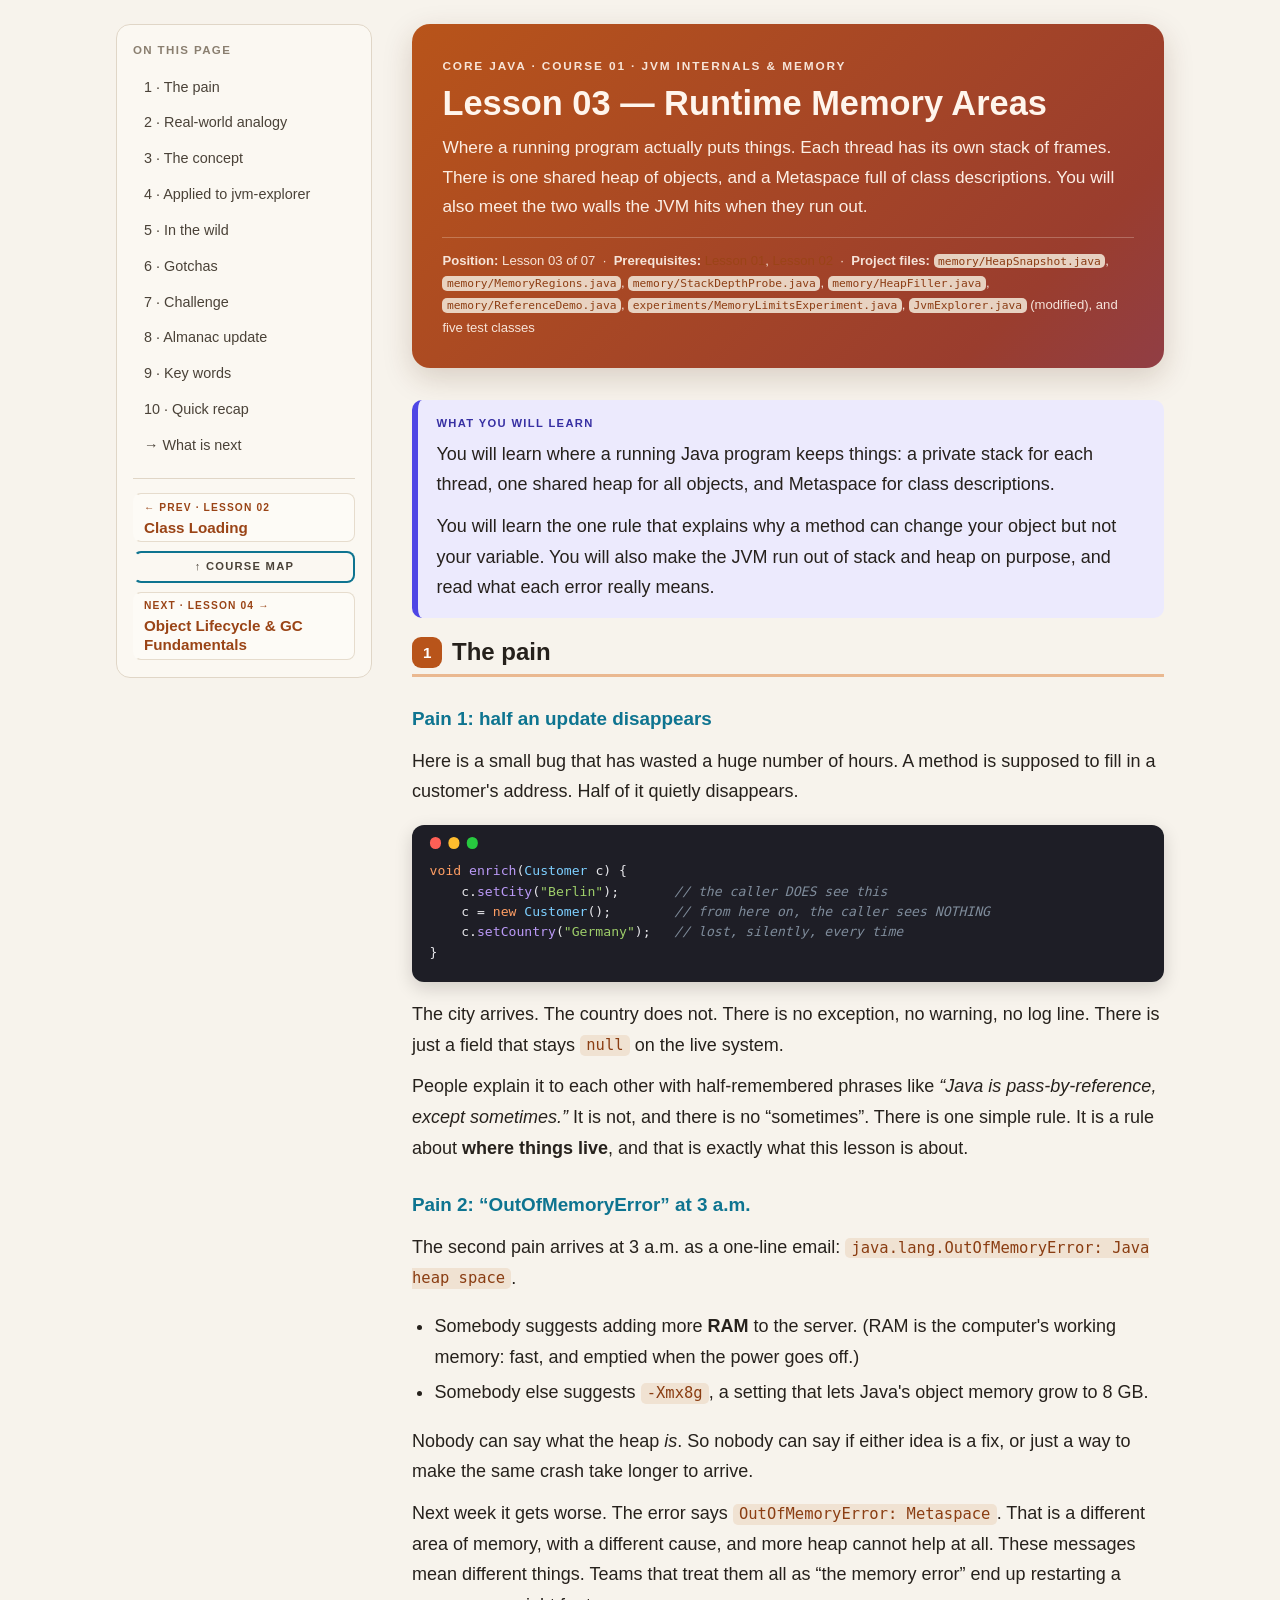
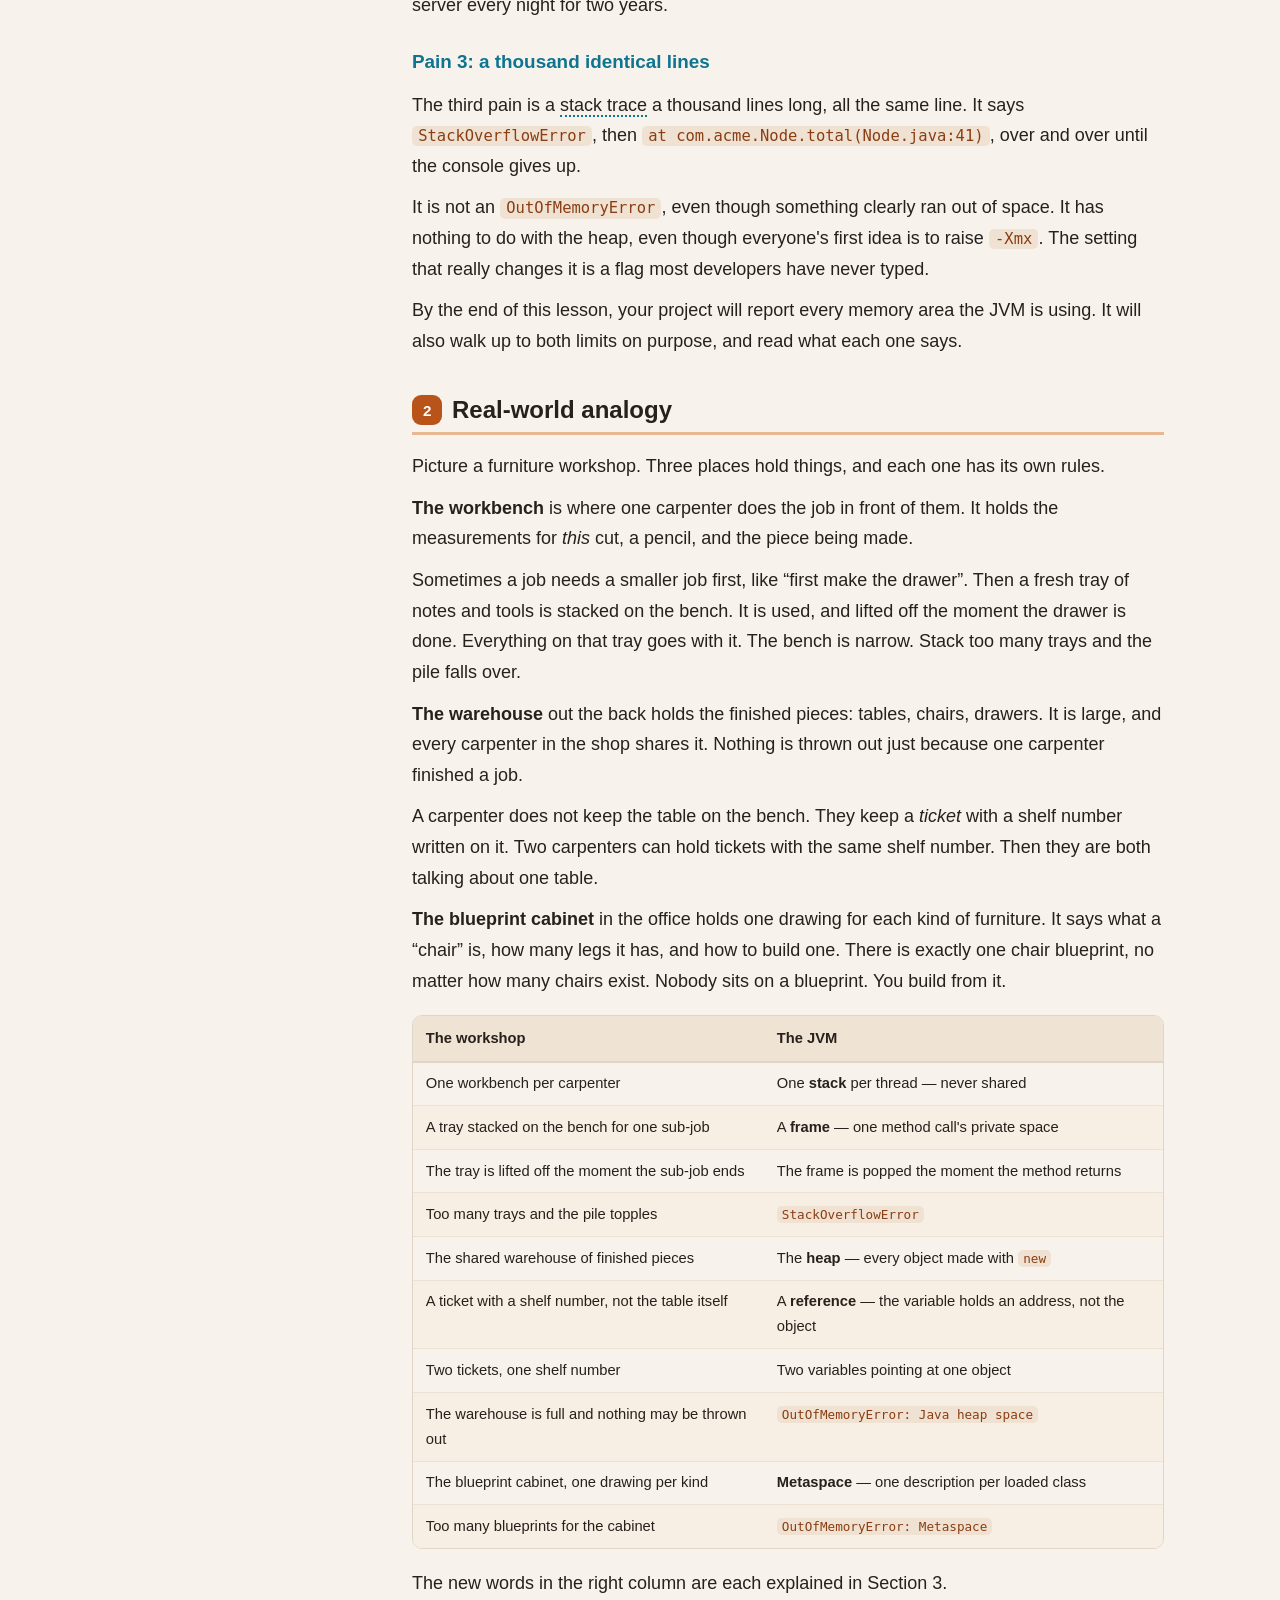
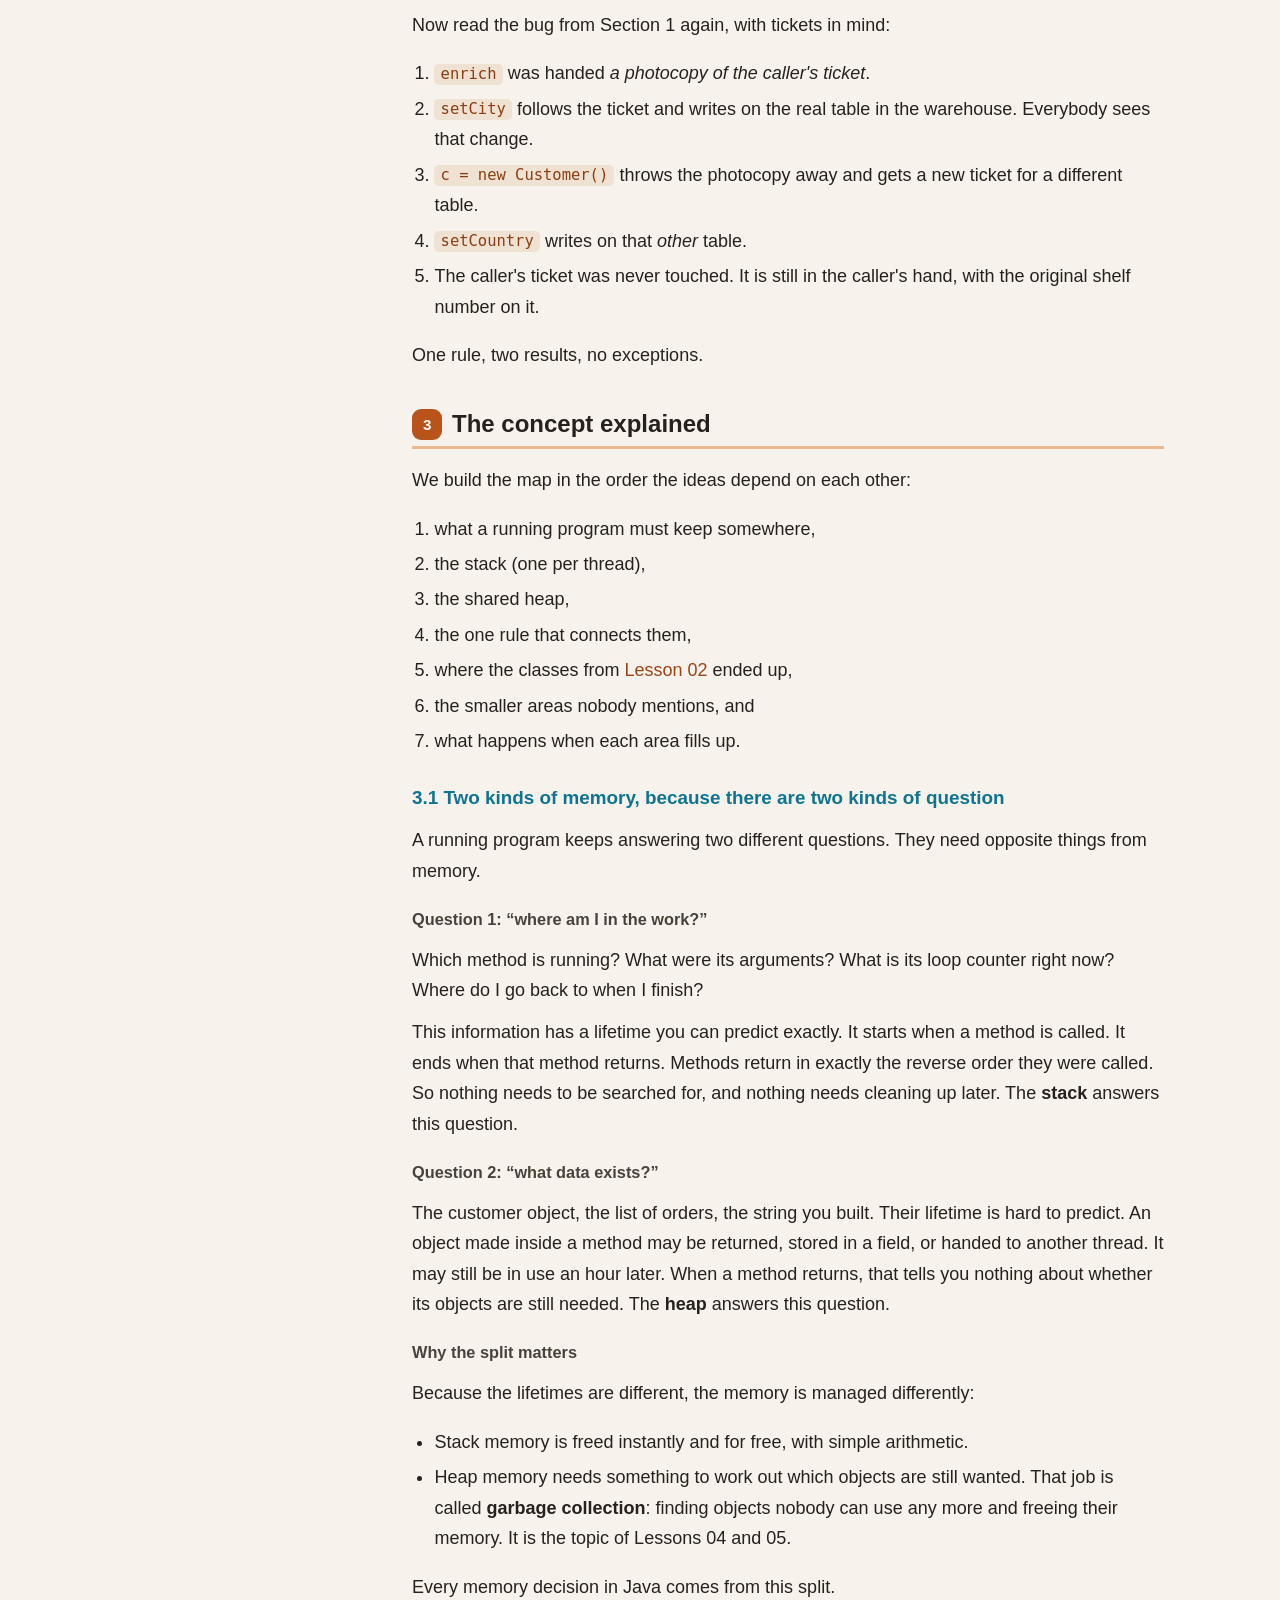
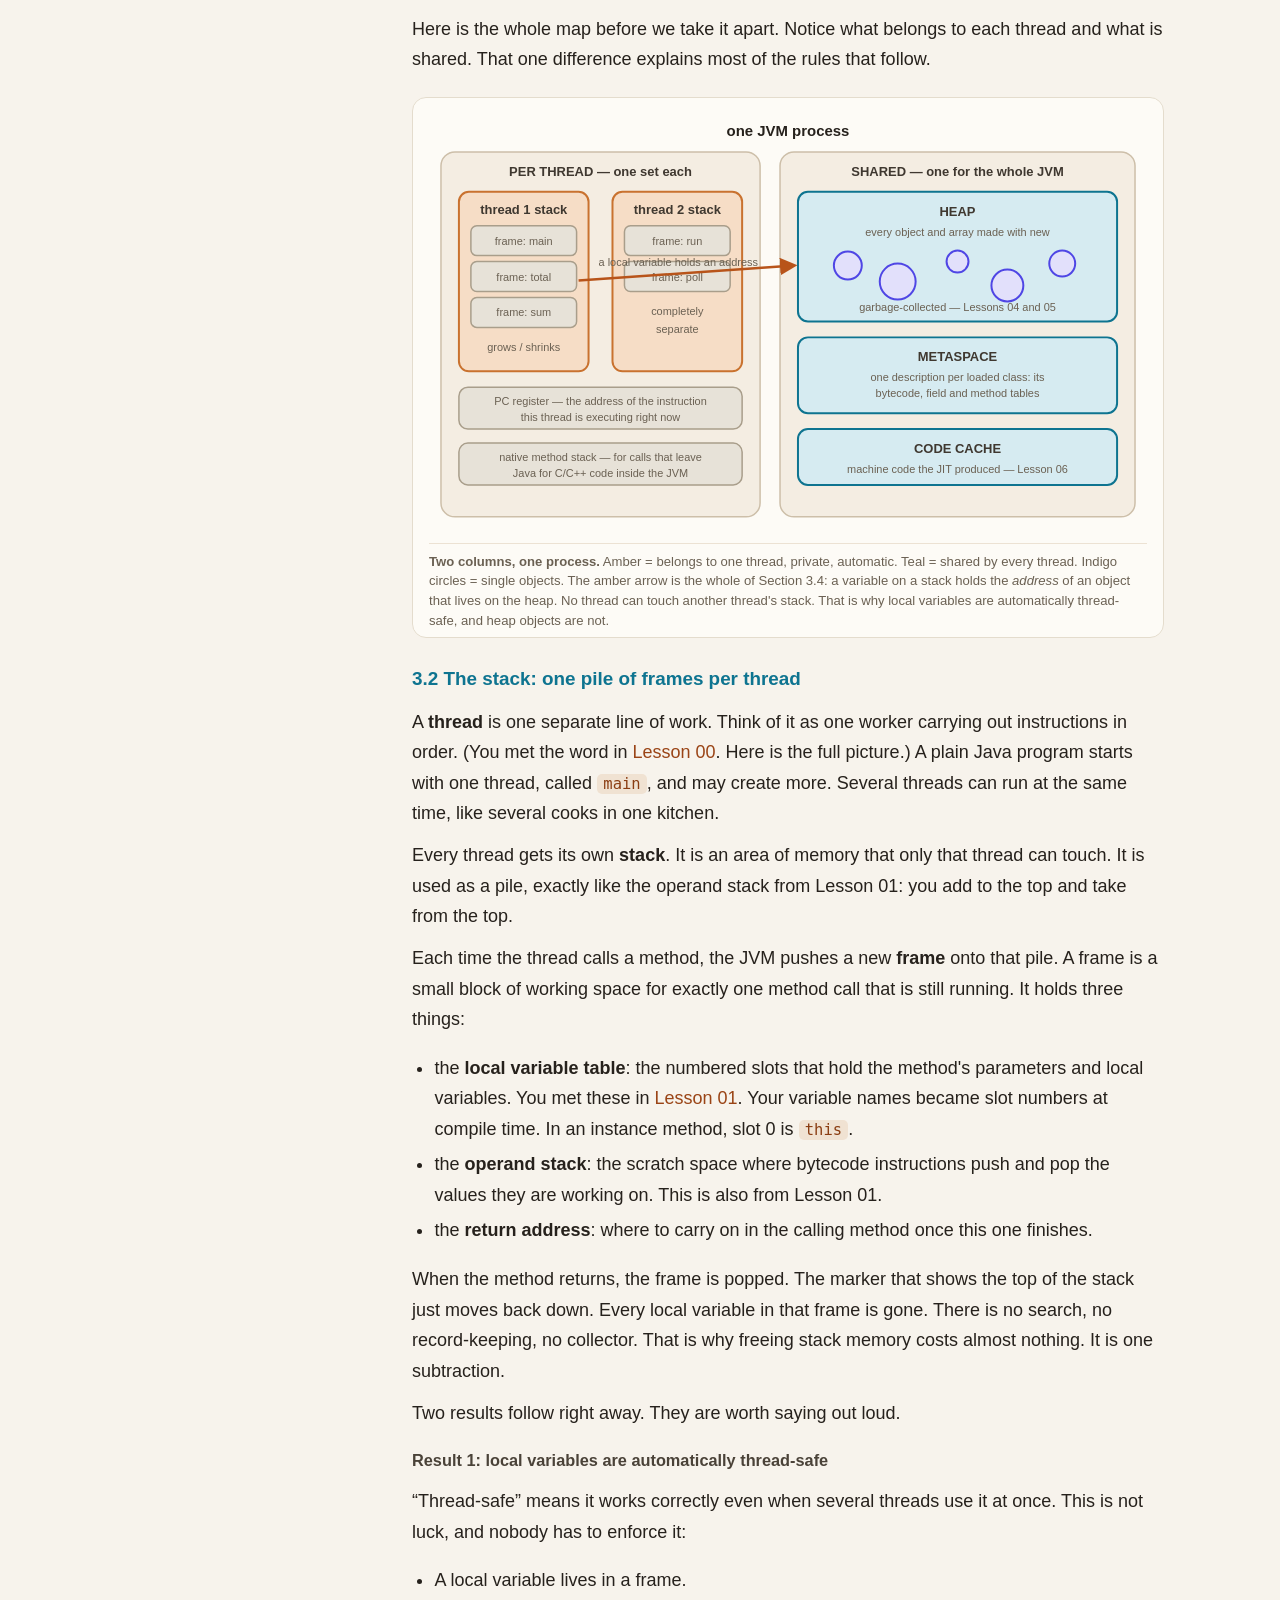
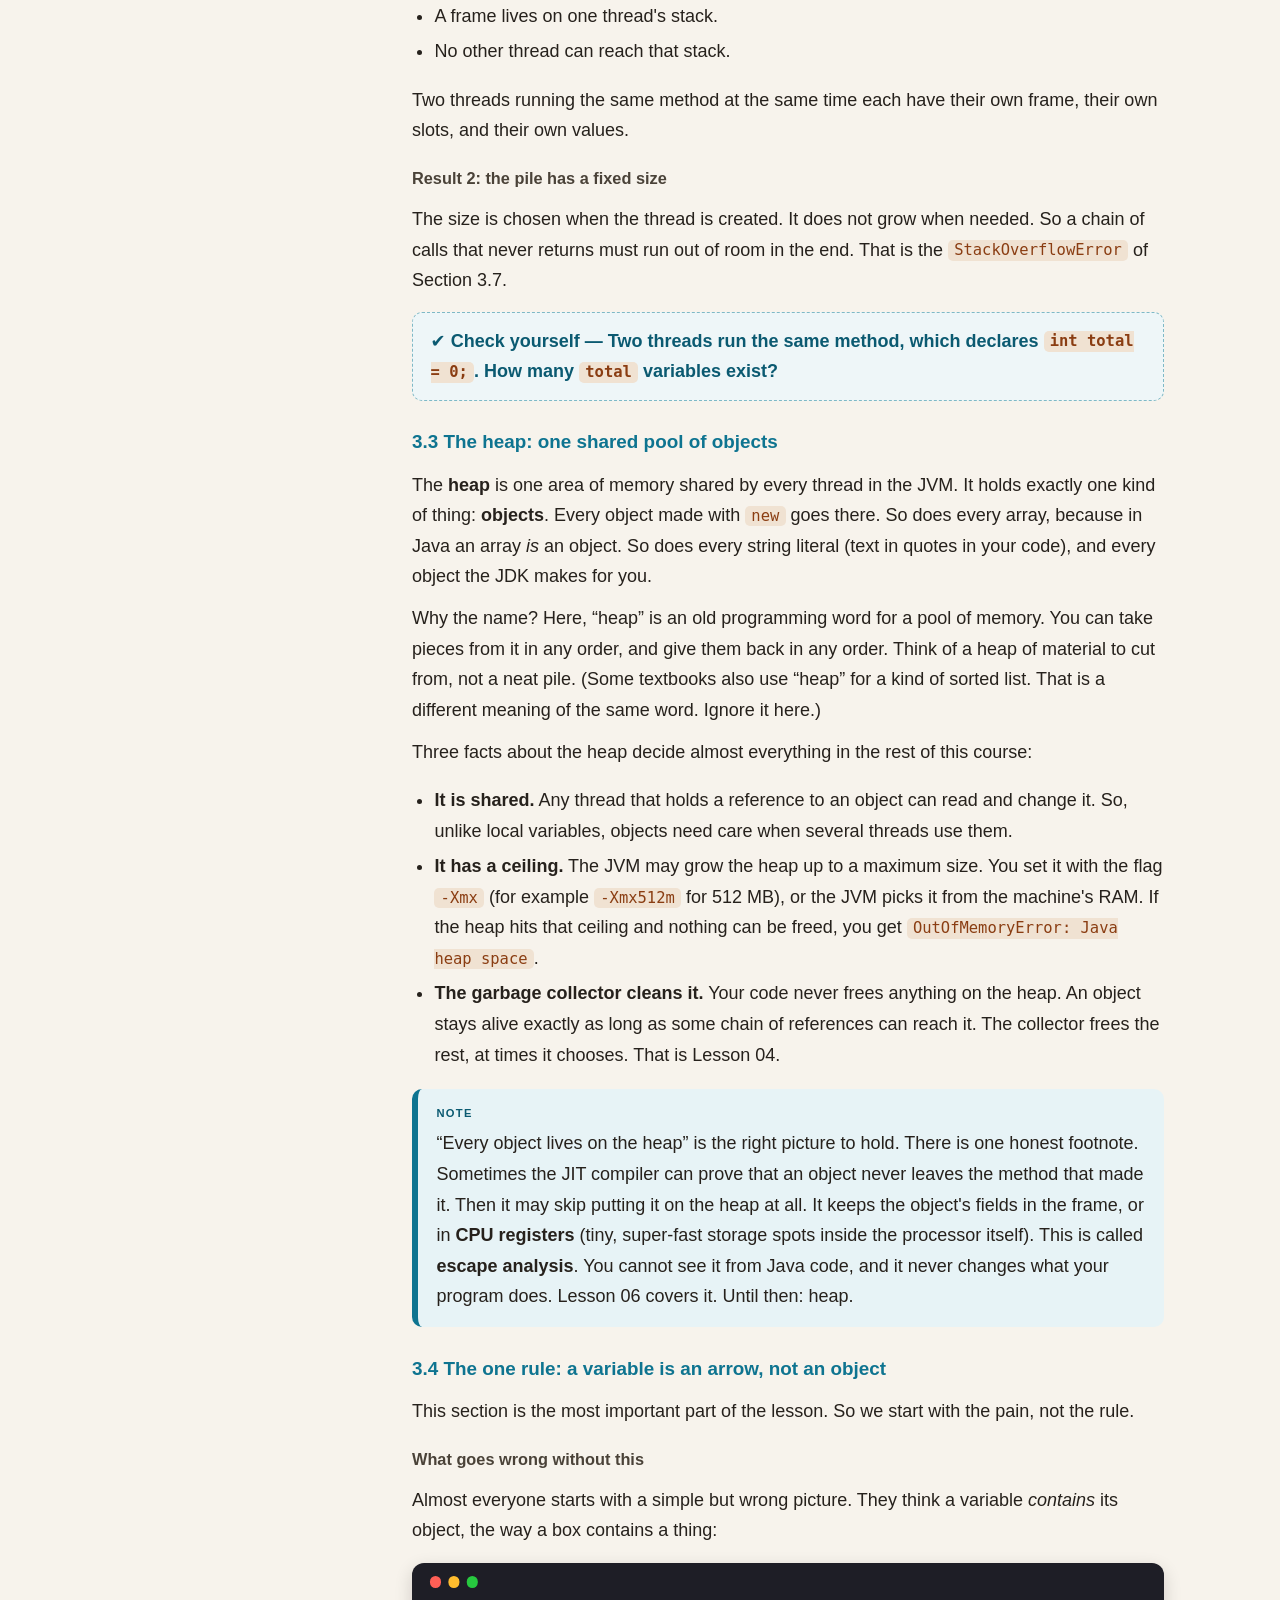
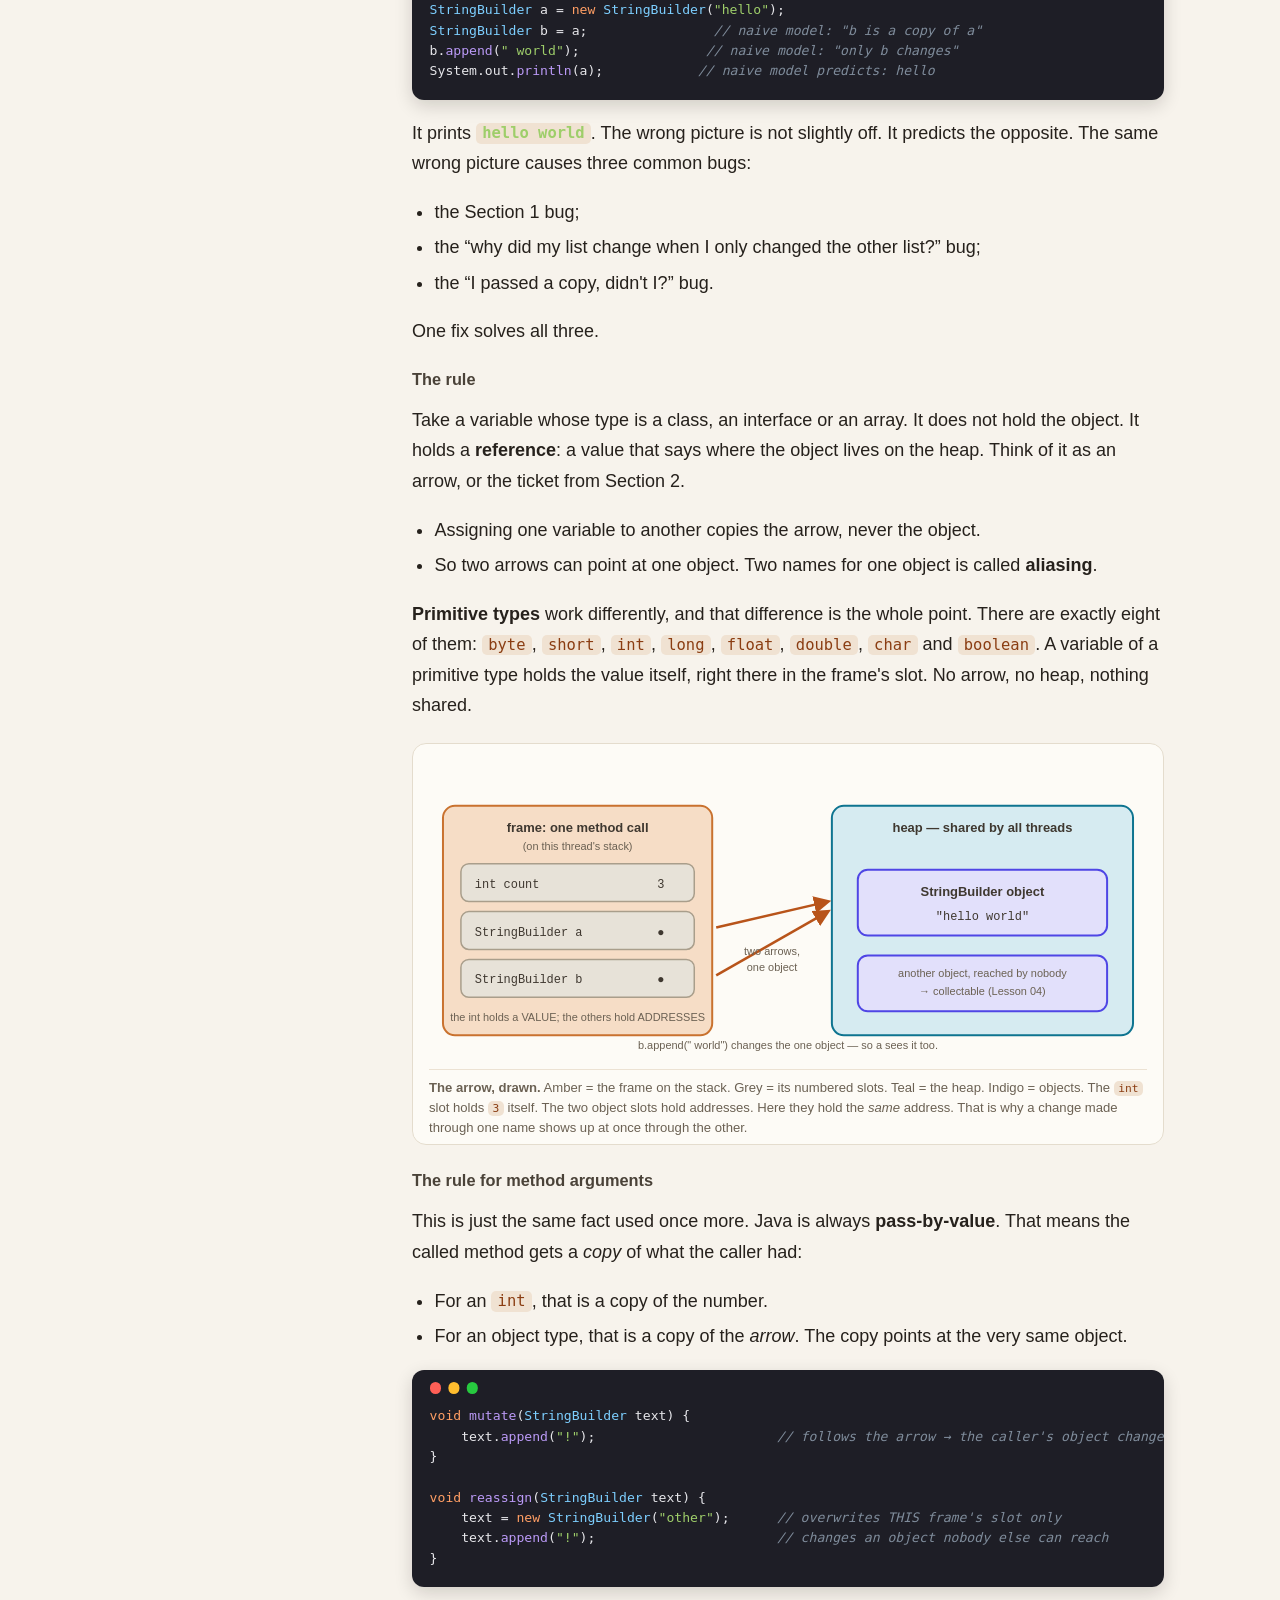
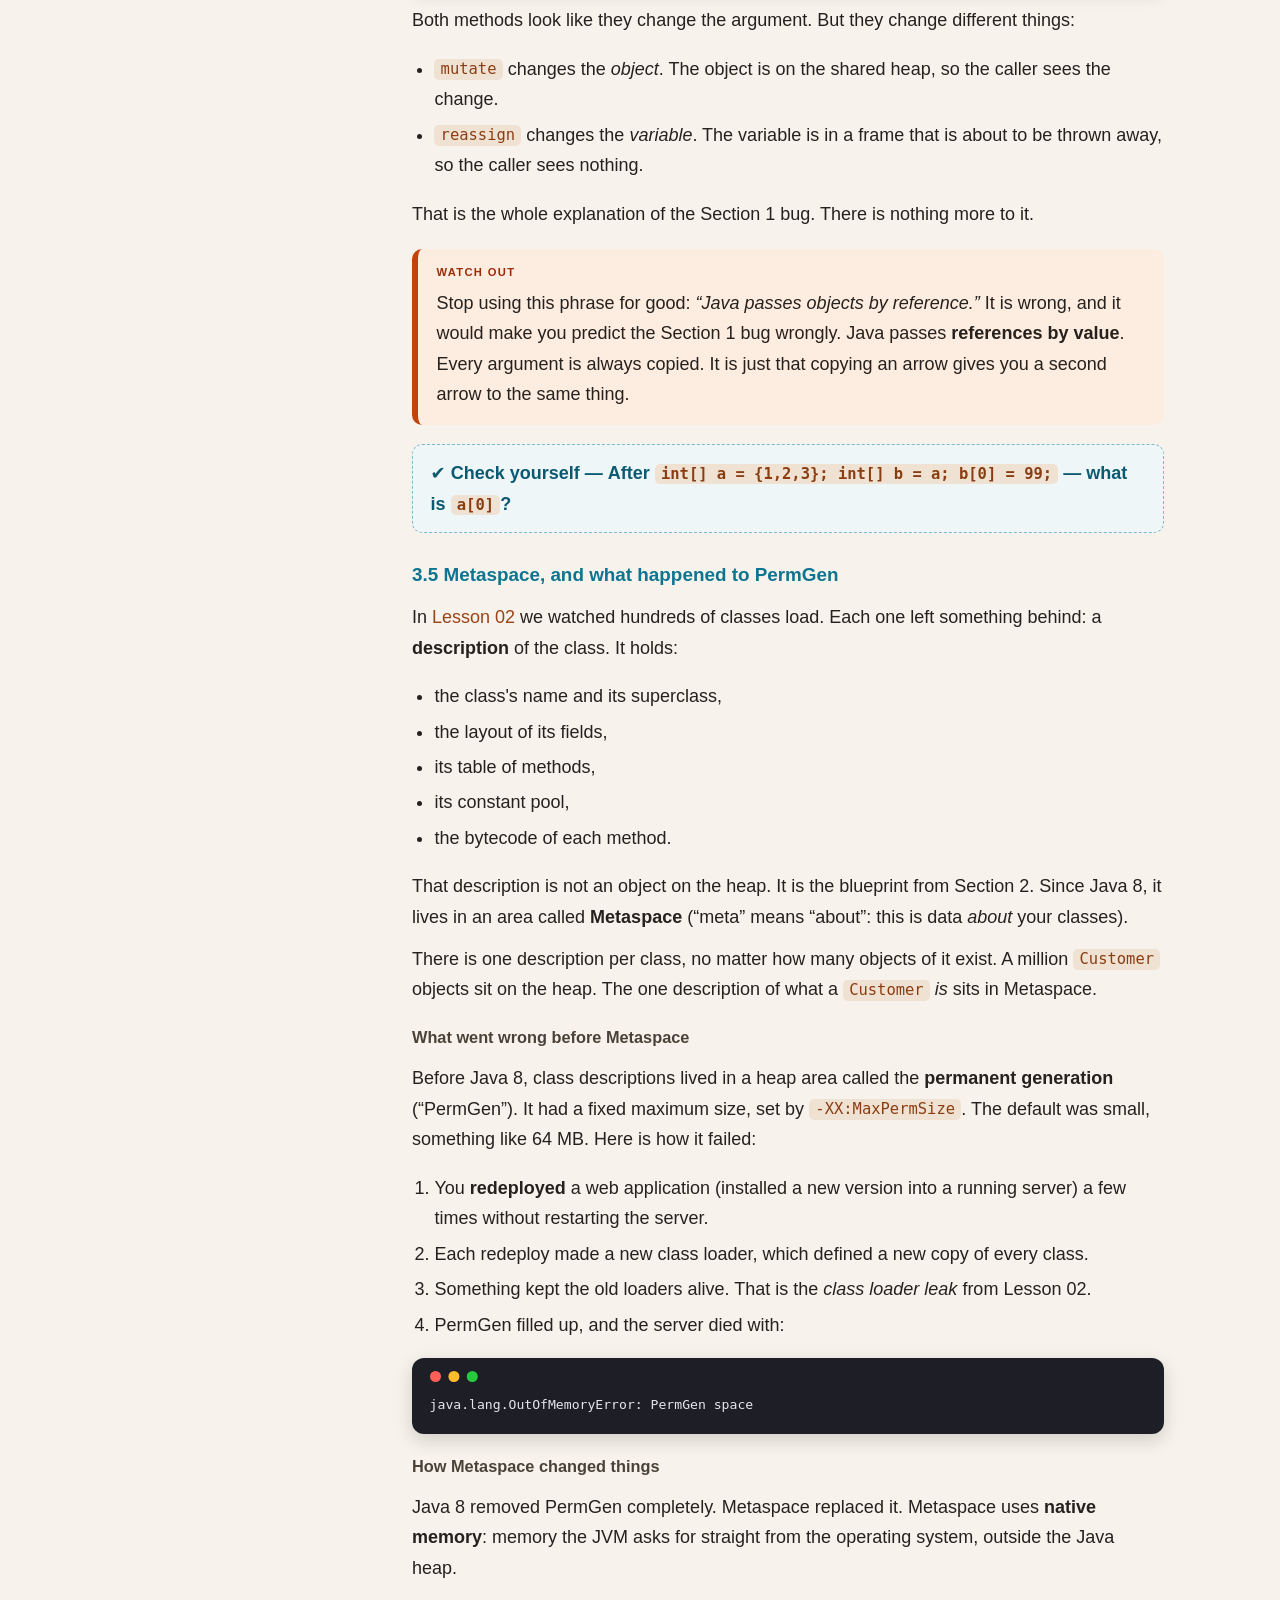
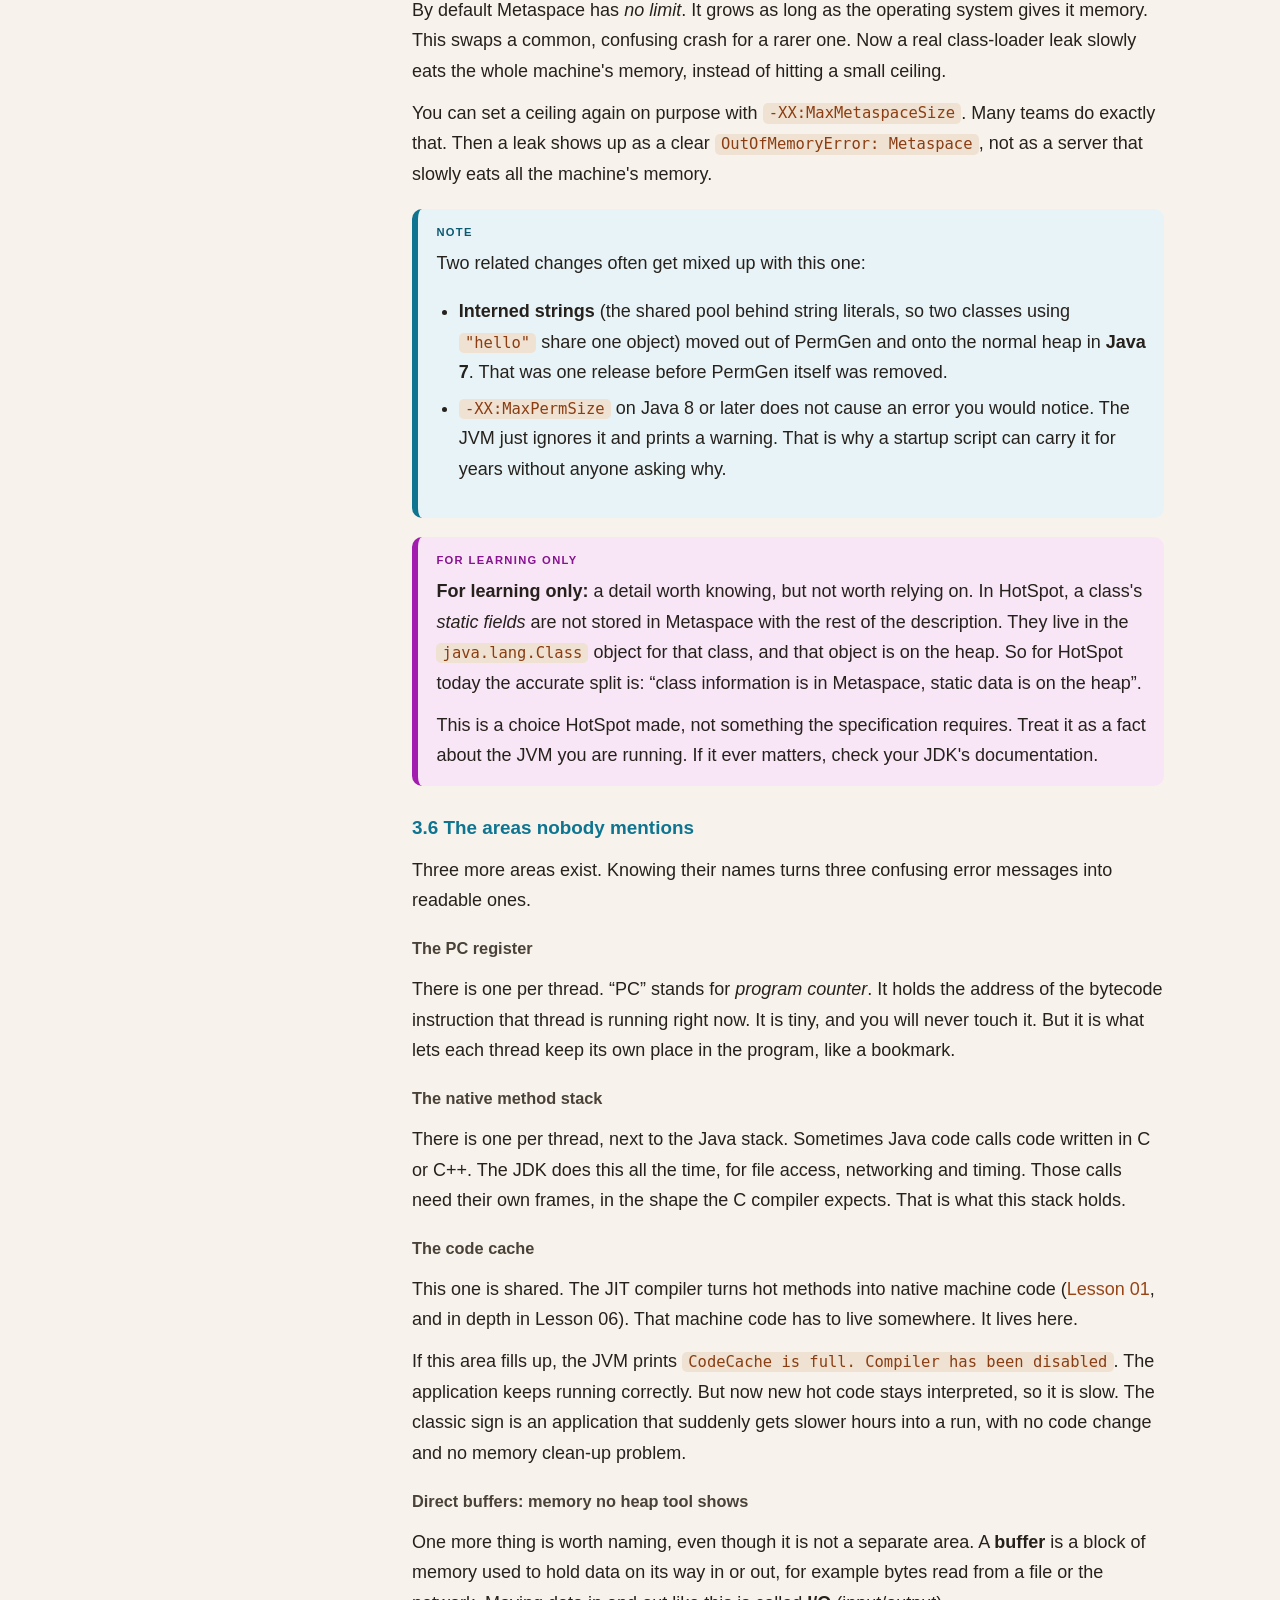
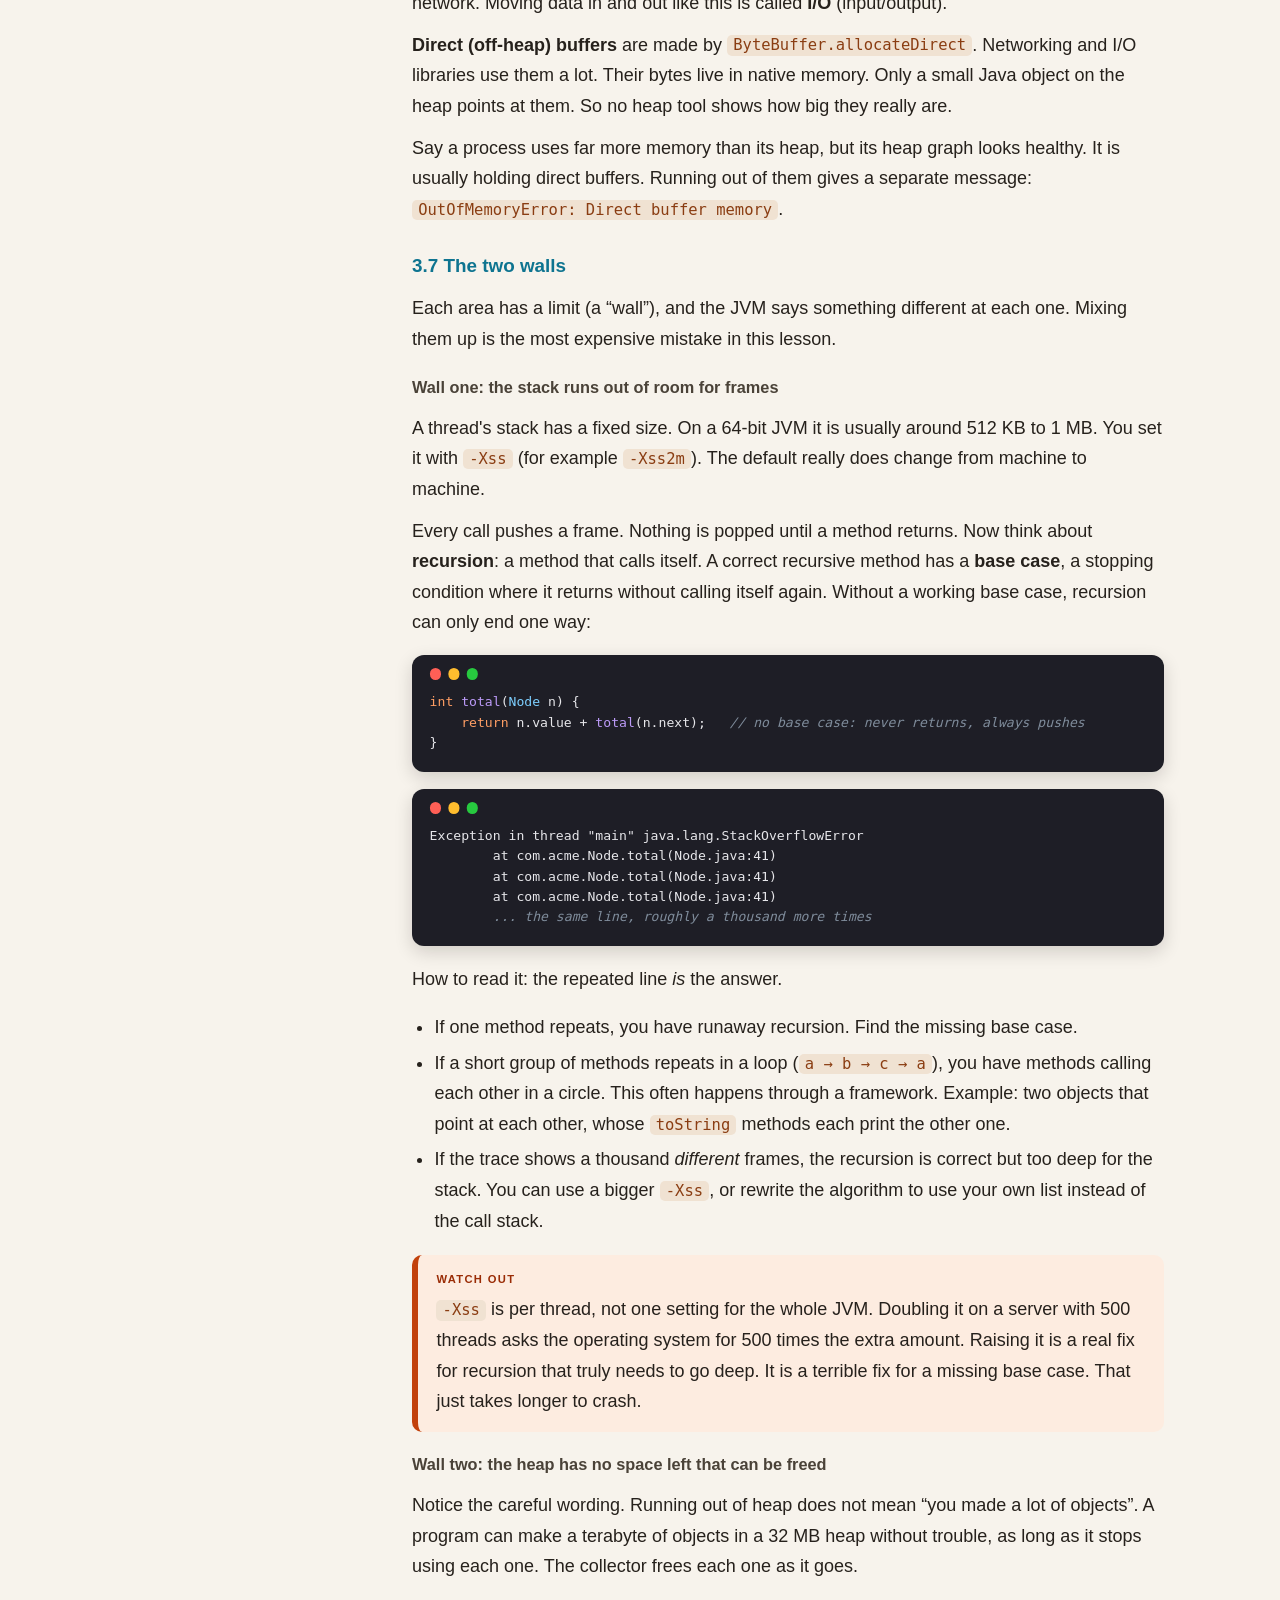
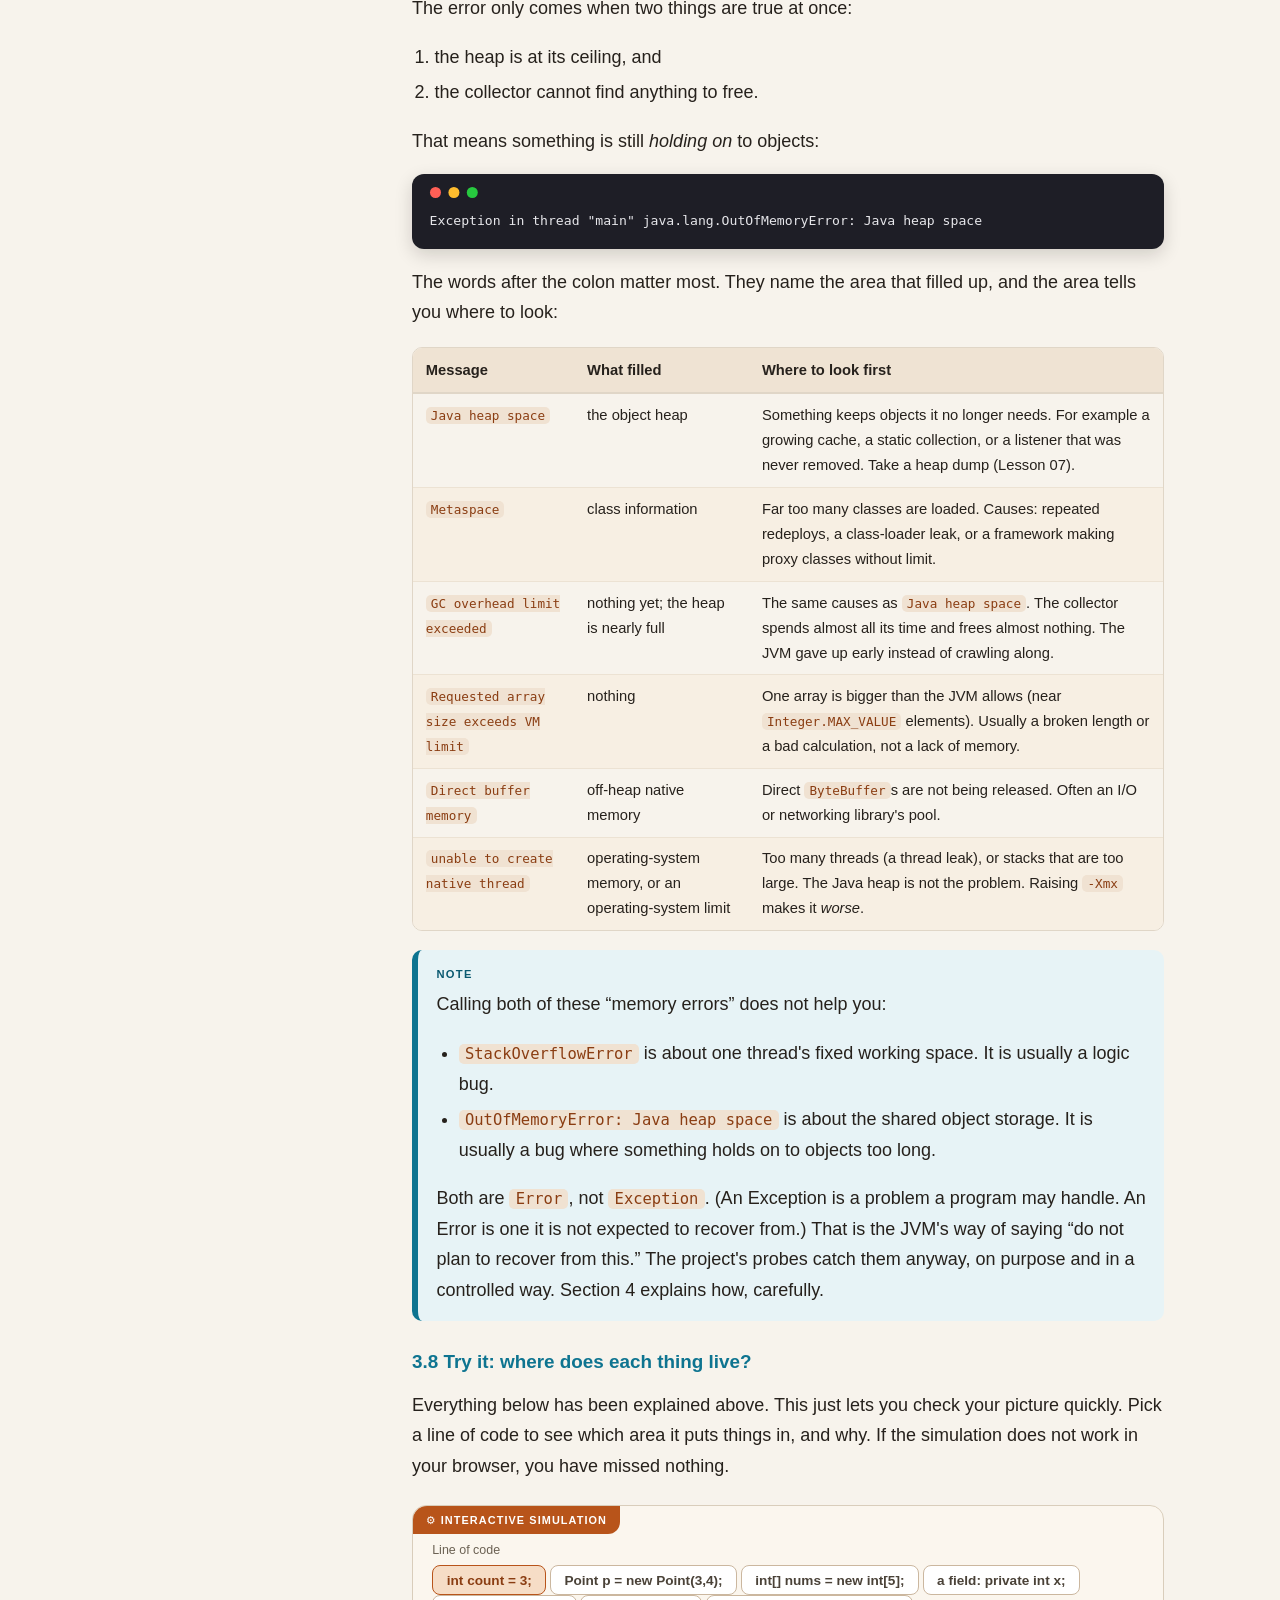
<file: lessons/phase-2-memory-and-gc/chapter-02-memory-and-objects/lesson-03-runtime-memory-areas.html>
<!doctype html>
<html lang="en">
<head>
  <meta charset="utf-8">
  <meta name="viewport" content="width=device-width, initial-scale=1">
  <title>Lesson 03 — Runtime Memory Areas · JVM Internals &amp; Memory</title>
  <link rel="stylesheet" href="../../assets/lesson.css">
</head>
<body>
<div class="page">

  <!-- ============================ TOC SIDEBAR ============================ -->
  <aside class="toc">
    <p class="toc-title">On this page</p>
    <ol>
      <li><a href="#s1">1 · The pain</a></li>
      <li><a href="#s2">2 · Real-world analogy</a></li>
      <li><a href="#s3">3 · The concept</a></li>
      <li><a href="#s4">4 · Applied to jvm-explorer</a></li>
      <li><a href="#s5">5 · In the wild</a></li>
      <li><a href="#s6">6 · Gotchas</a></li>
      <li><a href="#s7">7 · Challenge</a></li>
      <li><a href="#s8">8 · Almanac update</a></li>
      <li><a href="#s9">9 · Key words</a></li>
      <li><a href="#s10">10 · Quick recap</a></li>
      <li><a href="#next">→ What is next</a></li>
    </ol>
    <nav class="toc-nav" aria-label="Course navigation">
      <a class="navcard" href="../../phase-1-foundations/chapter-01-how-java-runs/lesson-02-class-loading.html">
        <span class="navkicker">← Prev · Lesson 02</span>
        <span class="navtitle">Class Loading</span>
      </a>
      <a class="navmap" href="../../index.html">↑ Course map</a>
      <a class="navcard" href="lesson-04-object-lifecycle-and-gc.html">
        <span class="navkicker">Next · Lesson 04 →</span>
        <span class="navtitle">Object Lifecycle &amp; GC Fundamentals</span>
      </a>
    </nav>
  </aside>

  <!-- ============================ MAIN CONTENT ============================ -->
  <main>

    <header class="banner">
      <p class="kicker">Core Java · Course 01 · JVM Internals &amp; Memory</p>
      <h1>Lesson 03 — Runtime Memory Areas</h1>
      <p class="subtitle">Where a running program actually puts things. Each thread has its own stack of frames. There is one shared heap of objects, and a Metaspace full of class descriptions. You will also meet the two walls the JVM hits when they run out.</p>
      <p class="meta">
        <strong>Position:</strong> Lesson 03 of 07 &nbsp;·&nbsp;
        <strong>Prerequisites:</strong> <a href="../../phase-1-foundations/chapter-01-how-java-runs/lesson-01-how-java-runs.html">Lesson 01</a>, <a href="../../phase-1-foundations/chapter-01-how-java-runs/lesson-02-class-loading.html">Lesson 02</a> &nbsp;·&nbsp;
        <strong>Project files:</strong> <code>memory/HeapSnapshot.java</code>, <code>memory/MemoryRegions.java</code>, <code>memory/StackDepthProbe.java</code>, <code>memory/HeapFiller.java</code>, <code>memory/ReferenceDemo.java</code>, <code>experiments/MemoryLimitsExperiment.java</code>, <code>JvmExplorer.java</code> (modified), and five test classes
      </p>
    </header>

    <div class="callout learn">
      <p>You will learn where a running Java program keeps things: a private stack for each thread, one shared heap for all objects, and Metaspace for class descriptions.</p>
      <p>You will learn the one rule that explains why a method can change your object but not your variable. You will also make the JVM run out of stack and heap on purpose, and read what each error really means.</p>
    </div>

    <!-- ===================== SECTION 1 — THE PAIN ===================== -->
    <section id="s1">
      <h2><span class="sec-num">1</span> The pain</h2>

      <h3>Pain 1: half an update disappears</h3>

      <p>Here is a small bug that has wasted a huge number of hours. A method is supposed to fill in a customer's address. Half of it quietly disappears.</p>

      <pre class="code"><code><span class="kw">void</span> <span class="fn">enrich</span>(<span class="ty">Customer</span> c) {
    c.<span class="fn">setCity</span>(<span class="str">"Berlin"</span>);       <span class="cmt">// the caller DOES see this</span>
    c = <span class="kw">new</span> <span class="ty">Customer</span>();        <span class="cmt">// from here on, the caller sees NOTHING</span>
    c.<span class="fn">setCountry</span>(<span class="str">"Germany"</span>);   <span class="cmt">// lost, silently, every time</span>
}</code></pre>

      <p>The city arrives. The country does not. There is no exception, no warning, no log line. There is just a field that stays <code>null</code> on the live system.</p>

      <p>People explain it to each other with half-remembered phrases like <em>&ldquo;Java is pass-by-reference, except sometimes.&rdquo;</em> It is not, and there is no &ldquo;sometimes&rdquo;. There is one simple rule. It is a rule about <strong>where things live</strong>, and that is exactly what this lesson is about.</p>

      <h3>Pain 2: &ldquo;OutOfMemoryError&rdquo; at 3 a.m.</h3>

      <p>The second pain arrives at 3 a.m. as a one-line email: <code>java.lang.OutOfMemoryError: Java heap space</code>.</p>
      <ul>
        <li>Somebody suggests adding more <strong>RAM</strong> to the server. (RAM is the computer's working memory: fast, and emptied when the power goes off.)</li>
        <li>Somebody else suggests <code>-Xmx8g</code>, a setting that lets Java's object memory grow to 8 GB.</li>
      </ul>
      <p>Nobody can say what the heap <em>is</em>. So nobody can say if either idea is a fix, or just a way to make the same crash take longer to arrive.</p>

      <p>Next week it gets worse. The error says <code>OutOfMemoryError: Metaspace</code>. That is a different area of memory, with a different cause, and more heap cannot help at all. These messages mean different things. Teams that treat them all as &ldquo;the memory error&rdquo; end up restarting a server every night for two years.</p>

      <h3>Pain 3: a thousand identical lines</h3>

      <p>The third pain is a <span class="term" tabindex="0" data-def="The list of method calls Java prints with an error, showing where it happened and which calls led there.">stack trace</span> a thousand lines long, all the same line. It says <code>StackOverflowError</code>, then <code>at com.acme.Node.total(Node.java:41)</code>, over and over until the console gives up.</p>

      <p>It is not an <code>OutOfMemoryError</code>, even though something clearly ran out of space. It has nothing to do with the heap, even though everyone's first idea is to raise <code>-Xmx</code>. The setting that really changes it is a flag most developers have never typed.</p>

      <p>By the end of this lesson, your project will report every memory area the JVM is using. It will also walk up to both limits on purpose, and read what each one says.</p>
    </section>

    <!-- ===================== SECTION 2 — ANALOGY ===================== -->
    <section id="s2">
      <h2><span class="sec-num">2</span> Real-world analogy</h2>

      <p>Picture a furniture workshop. Three places hold things, and each one has its own rules.</p>

      <p><strong>The workbench</strong> is where one carpenter does the job in front of them. It holds the measurements for <em>this</em> cut, a pencil, and the piece being made.</p>
      <p>Sometimes a job needs a smaller job first, like &ldquo;first make the drawer&rdquo;. Then a fresh tray of notes and tools is stacked on the bench. It is used, and lifted off the moment the drawer is done. Everything on that tray goes with it. The bench is narrow. Stack too many trays and the pile falls over.</p>

      <p><strong>The warehouse</strong> out the back holds the finished pieces: tables, chairs, drawers. It is large, and every carpenter in the shop shares it. Nothing is thrown out just because one carpenter finished a job.</p>
      <p>A carpenter does not keep the table on the bench. They keep a <em>ticket</em> with a shelf number written on it. Two carpenters can hold tickets with the same shelf number. Then they are both talking about one table.</p>

      <p><strong>The blueprint cabinet</strong> in the office holds one drawing for each kind of furniture. It says what a “chair” is, how many legs it has, and how to build one. There is exactly one chair blueprint, no matter how many chairs exist. Nobody sits on a blueprint. You build from it.</p>

      <div class="table-wrap">
        <table>
          <thead><tr><th>The workshop</th><th>The JVM</th></tr></thead>
          <tbody>
            <tr><td>One workbench per carpenter</td><td>One <strong>stack</strong> per thread — never shared</td></tr>
            <tr><td>A tray stacked on the bench for one sub-job</td><td>A <strong>frame</strong> — one method call's private space</td></tr>
            <tr><td>The tray is lifted off the moment the sub-job ends</td><td>The frame is popped the moment the method returns</td></tr>
            <tr><td>Too many trays and the pile topples</td><td><code>StackOverflowError</code></td></tr>
            <tr><td>The shared warehouse of finished pieces</td><td>The <strong>heap</strong> — every object made with <code>new</code></td></tr>
            <tr><td>A ticket with a shelf number, not the table itself</td><td>A <strong>reference</strong> — the variable holds an address, not the object</td></tr>
            <tr><td>Two tickets, one shelf number</td><td>Two variables pointing at one object</td></tr>
            <tr><td>The warehouse is full and nothing may be thrown out</td><td><code>OutOfMemoryError: Java heap space</code></td></tr>
            <tr><td>The blueprint cabinet, one drawing per kind</td><td><strong>Metaspace</strong> — one description per loaded class</td></tr>
            <tr><td>Too many blueprints for the cabinet</td><td><code>OutOfMemoryError: Metaspace</code></td></tr>
          </tbody>
        </table>
      </div>

      <p>The new words in the right column are each explained in Section 3.</p>

      <p>Now read the bug from Section 1 again, with tickets in mind:</p>
      <ol>
        <li><code>enrich</code> was handed <em>a photocopy of the caller's ticket</em>.</li>
        <li><code>setCity</code> follows the ticket and writes on the real table in the warehouse. Everybody sees that change.</li>
        <li><code>c = new Customer()</code> throws the photocopy away and gets a new ticket for a different table.</li>
        <li><code>setCountry</code> writes on that <em>other</em> table.</li>
        <li>The caller's ticket was never touched. It is still in the caller's hand, with the original shelf number on it.</li>
      </ol>
      <p>One rule, two results, no exceptions.</p>
    </section>

    <!-- ===================== SECTION 3 — CONCEPT ===================== -->
    <section id="s3">
      <h2><span class="sec-num">3</span> The concept explained</h2>

      <p>We build the map in the order the ideas depend on each other:</p>
      <ol>
        <li>what a running program must keep somewhere,</li>
        <li>the stack (one per thread),</li>
        <li>the shared heap,</li>
        <li>the one rule that connects them,</li>
        <li>where the classes from <a href="../../phase-1-foundations/chapter-01-how-java-runs/lesson-02-class-loading.html">Lesson 02</a> ended up,</li>
        <li>the smaller areas nobody mentions, and</li>
        <li>what happens when each area fills up.</li>
      </ol>

      <h3>3.1 Two kinds of memory, because there are two kinds of question</h3>

      <p>A running program keeps answering two different questions. They need opposite things from memory.</p>

      <h4>Question 1: &ldquo;where am I in the work?&rdquo;</h4>

      <p>Which method is running? What were its arguments? What is its loop counter right now? Where do I go back to when I finish?</p>

      <p>This information has a lifetime you can predict exactly. It starts when a method is called. It ends when that method returns. Methods return in exactly the reverse order they were called. So nothing needs to be searched for, and nothing needs cleaning up later. The <strong>stack</strong> answers this question.</p>

      <h4>Question 2: &ldquo;what data exists?&rdquo;</h4>

      <p>The customer object, the list of orders, the string you built. Their lifetime is hard to predict. An object made inside a method may be returned, stored in a field, or handed to another thread. It may still be in use an hour later. When a method returns, that tells you nothing about whether its objects are still needed. The <strong>heap</strong> answers this question.</p>

      <h4>Why the split matters</h4>

      <p>Because the lifetimes are different, the memory is managed differently:</p>
      <ul>
        <li>Stack memory is freed instantly and for free, with simple arithmetic.</li>
        <li>Heap memory needs something to work out which objects are still wanted. That job is called <strong>garbage collection</strong>: finding objects nobody can use any more and freeing their memory. It is the topic of Lessons 04 and 05.</li>
      </ul>
      <p>Every memory decision in Java comes from this split.</p>

      <p>Here is the whole map before we take it apart. Notice what belongs to each thread and what is shared. That one difference explains most of the rules that follow.</p>

      <figure class="fig">
        <svg viewBox="0 0 720 420" role="img" aria-label="The memory of one JVM process. On the left, per-thread areas: each thread has its own stack of frames, a program counter, and a native method stack. On the right, areas shared by all threads: the heap holding every object, Metaspace holding one description per loaded class, and the code cache holding JIT-compiled machine code.">
          <defs>
            <marker id="l3ah" viewBox="0 0 10 10" refX="8" refY="5" markerWidth="7" markerHeight="7" orient="auto-start-reverse">
              <path class="fig-arrow-h" d="M0,0 L10,5 L0,10 z"/>
            </marker>
            <marker id="l3aa" viewBox="0 0 10 10" refX="8" refY="5" markerWidth="7" markerHeight="7" orient="auto-start-reverse">
              <path class="fig-arrow-accent-h" d="M0,0 L10,5 L0,10 z"/>
            </marker>
          </defs>

          <text class="fig-heading" x="360" y="22" text-anchor="middle">one JVM process</text>

          <!-- per-thread column -->
          <rect class="fig-box" x="12" y="38" width="320" height="366" rx="14"/>
          <text class="fig-label" x="172" y="62" text-anchor="middle">PER THREAD — one set each</text>

          <rect class="fig-code" x="30" y="78" width="130" height="180" rx="10"/>
          <text class="fig-label" x="95" y="100" text-anchor="middle">thread 1 stack</text>
          <rect class="fig-generic" x="42" y="112" width="106" height="30" rx="6"/>
          <text class="fig-small" x="95" y="131" text-anchor="middle">frame: main</text>
          <rect class="fig-generic" x="42" y="148" width="106" height="30" rx="6"/>
          <text class="fig-small" x="95" y="167" text-anchor="middle">frame: total</text>
          <rect class="fig-generic" x="42" y="184" width="106" height="30" rx="6"/>
          <text class="fig-small" x="95" y="203" text-anchor="middle">frame: sum</text>
          <text class="fig-small" x="95" y="238" text-anchor="middle">grows / shrinks</text>

          <rect class="fig-code" x="184" y="78" width="130" height="180" rx="10"/>
          <text class="fig-label" x="249" y="100" text-anchor="middle">thread 2 stack</text>
          <rect class="fig-generic" x="196" y="112" width="106" height="30" rx="6"/>
          <text class="fig-small" x="249" y="131" text-anchor="middle">frame: run</text>
          <rect class="fig-generic" x="196" y="148" width="106" height="30" rx="6"/>
          <text class="fig-small" x="249" y="167" text-anchor="middle">frame: poll</text>
          <text class="fig-small" x="249" y="202" text-anchor="middle">completely</text>
          <text class="fig-small" x="249" y="220" text-anchor="middle">separate</text>

          <rect class="fig-generic" x="30" y="274" width="284" height="42" rx="9"/>
          <text class="fig-small" x="172" y="292" text-anchor="middle">PC register — the address of the instruction</text>
          <text class="fig-small" x="172" y="308" text-anchor="middle">this thread is executing right now</text>

          <rect class="fig-generic" x="30" y="330" width="284" height="42" rx="9"/>
          <text class="fig-small" x="172" y="348" text-anchor="middle">native method stack — for calls that leave</text>
          <text class="fig-small" x="172" y="364" text-anchor="middle">Java for C/C++ code inside the JVM</text>

          <!-- shared column -->
          <rect class="fig-box" x="352" y="38" width="356" height="366" rx="14"/>
          <text class="fig-label" x="530" y="62" text-anchor="middle">SHARED — one for the whole JVM</text>

          <rect class="fig-infra" x="370" y="78" width="320" height="130" rx="10"/>
          <text class="fig-label" x="530" y="102" text-anchor="middle">HEAP</text>
          <text class="fig-small" x="530" y="122" text-anchor="middle">every object and array made with new</text>
          <circle class="fig-accent2" cx="420" cy="152" r="14"/>
          <circle class="fig-accent2" cx="470" cy="168" r="18"/>
          <circle class="fig-accent2" cx="530" cy="148" r="11"/>
          <circle class="fig-accent2" cx="580" cy="172" r="16"/>
          <circle class="fig-accent2" cx="635" cy="150" r="13"/>
          <text class="fig-small" x="530" y="198" text-anchor="middle">garbage-collected — Lessons 04 and 05</text>

          <rect class="fig-infra" x="370" y="224" width="320" height="76" rx="10"/>
          <text class="fig-label" x="530" y="248" text-anchor="middle">METASPACE</text>
          <text class="fig-small" x="530" y="268" text-anchor="middle">one description per loaded class: its</text>
          <text class="fig-small" x="530" y="284" text-anchor="middle">bytecode, field and method tables</text>

          <rect class="fig-infra" x="370" y="316" width="320" height="56" rx="10"/>
          <text class="fig-label" x="530" y="340" text-anchor="middle">CODE CACHE</text>
          <text class="fig-small" x="530" y="360" text-anchor="middle">machine code the JIT produced — Lesson 06</text>

          <!-- a frame pointing into the heap -->
          <path class="fig-arrow-accent" d="M150,167 L366,152" marker-end="url(#l3aa)"/>
          <text class="fig-small" x="250" y="152" text-anchor="middle">a local variable holds an address</text>
        </svg>
        <figcaption><strong>Two columns, one process.</strong> Amber = belongs to one thread, private, automatic. Teal = shared by every thread. Indigo circles = single objects. The amber arrow is the whole of Section 3.4: a variable on a stack holds the <em>address</em> of an object that lives on the heap. No thread can touch another thread's stack. That is why local variables are automatically thread-safe, and heap objects are not.</figcaption>
      </figure>

      <h3>3.2 The stack: one pile of frames per thread</h3>

      <p>A <strong>thread</strong> is one separate line of work. Think of it as one worker carrying out instructions in order. (You met the word in <a href="../../phase-1-foundations/chapter-00-setup/lesson-00-full-setup.html">Lesson 00</a>. Here is the full picture.) A plain Java program starts with one thread, called <code>main</code>, and may create more. Several threads can run at the same time, like several cooks in one kitchen.</p>

      <p>Every thread gets its own <strong>stack</strong>. It is an area of memory that only that thread can touch. It is used as a pile, exactly like the operand stack from Lesson 01: you add to the top and take from the top.</p>

      <p>Each time the thread calls a method, the JVM pushes a new <strong>frame</strong> onto that pile. A frame is a small block of working space for exactly one method call that is still running. It holds three things:</p>

      <ul>
        <li>the <strong>local variable table</strong>: the numbered slots that hold the method's parameters and local variables. You met these in <a href="../../phase-1-foundations/chapter-01-how-java-runs/lesson-01-how-java-runs.html">Lesson 01</a>. Your variable names became slot numbers at compile time. In an instance method, slot 0 is <code>this</code>.</li>
        <li>the <strong>operand stack</strong>: the scratch space where bytecode instructions push and pop the values they are working on. This is also from Lesson 01.</li>
        <li>the <strong>return address</strong>: where to carry on in the calling method once this one finishes.</li>
      </ul>

      <p>When the method returns, the frame is popped. The marker that shows the top of the stack just moves back down. Every local variable in that frame is gone. There is no search, no record-keeping, no collector. That is why freeing stack memory costs almost nothing. It is one subtraction.</p>

      <p>Two results follow right away. They are worth saying out loud.</p>

      <h4>Result 1: local variables are automatically thread-safe</h4>

      <p>&ldquo;Thread-safe&rdquo; means it works correctly even when several threads use it at once. This is not luck, and nobody has to enforce it:</p>
      <ul>
        <li>A local variable lives in a frame.</li>
        <li>A frame lives on one thread's stack.</li>
        <li>No other thread can reach that stack.</li>
      </ul>
      <p>Two threads running the same method at the same time each have their own frame, their own slots, and their own values.</p>

      <h4>Result 2: the pile has a fixed size</h4>

      <p>The size is chosen when the thread is created. It does not grow when needed. So a chain of calls that never returns must run out of room in the end. That is the <code>StackOverflowError</code> of Section 3.7.</p>

      <details class="check">
        <summary>Two threads run the same method, which declares <code>int total = 0;</code>. How many <code>total</code> variables exist?</summary>
        <div class="answer-body">Two. There is one per frame, and one frame per thread, each on its own stack. Neither thread can see or damage the other's copy. This is why local variables never need <code>synchronized</code>. It is also why the standard advice “keep state local” really works, and is not just a tidy habit.</div>
      </details>

      <h3>3.3 The heap: one shared pool of objects</h3>

      <p>The <strong>heap</strong> is one area of memory shared by every thread in the JVM. It holds exactly one kind of thing: <strong>objects</strong>. Every object made with <code>new</code> goes there. So does every array, because in Java an array <em>is</em> an object. So does every string literal (text in quotes in your code), and every object the JDK makes for you.</p>

      <p>Why the name? Here, &ldquo;heap&rdquo; is an old programming word for a pool of memory. You can take pieces from it in any order, and give them back in any order. Think of a heap of material to cut from, not a neat pile. (Some textbooks also use &ldquo;heap&rdquo; for a kind of sorted list. That is a different meaning of the same word. Ignore it here.)</p>

      <p>Three facts about the heap decide almost everything in the rest of this course:</p>

      <ul>
        <li><strong>It is shared.</strong> Any thread that holds a reference to an object can read and change it. So, unlike local variables, objects need care when several threads use them.</li>
        <li><strong>It has a ceiling.</strong> The JVM may grow the heap up to a maximum size. You set it with the flag <code>-Xmx</code> (for example <code>-Xmx512m</code> for 512 MB), or the JVM picks it from the machine's RAM. If the heap hits that ceiling and nothing can be freed, you get <code>OutOfMemoryError: Java heap space</code>.</li>
        <li><strong>The garbage collector cleans it.</strong> Your code never frees anything on the heap. An object stays alive exactly as long as some chain of references can reach it. The collector frees the rest, at times it chooses. That is Lesson 04.</li>
      </ul>

      <div class="callout note">
        <p>&ldquo;Every object lives on the heap&rdquo; is the right picture to hold. There is one honest footnote. Sometimes the JIT compiler can prove that an object never leaves the method that made it. Then it may skip putting it on the heap at all. It keeps the object's fields in the frame, or in <strong>CPU registers</strong> (tiny, super-fast storage spots inside the processor itself). This is called <strong>escape analysis</strong>. You cannot see it from Java code, and it never changes what your program does. Lesson 06 covers it. Until then: heap.</p>
      </div>

      <h3>3.4 The one rule: a variable is an arrow, not an object</h3>

      <p>This section is the most important part of the lesson. So we start with the pain, not the rule.</p>

      <h4>What goes wrong without this</h4>

      <p>Almost everyone starts with a simple but wrong picture. They think a variable <em>contains</em> its object, the way a box contains a thing:</p>

      <pre class="code"><code><span class="ty">StringBuilder</span> a = <span class="kw">new</span> <span class="ty">StringBuilder</span>(<span class="str">"hello"</span>);
<span class="ty">StringBuilder</span> b = a;                <span class="cmt">// naive model: "b is a copy of a"</span>
b.<span class="fn">append</span>(<span class="str">" world"</span>);                <span class="cmt">// naive model: "only b changes"</span>
System.out.<span class="fn">println</span>(a);            <span class="cmt">// naive model predicts: hello</span></code></pre>

      <p>It prints <code class="out">hello world</code>. The wrong picture is not slightly off. It predicts the opposite. The same wrong picture causes three common bugs:</p>
      <ul>
        <li>the Section 1 bug;</li>
        <li>the &ldquo;why did my list change when I only changed the other list?&rdquo; bug;</li>
        <li>the &ldquo;I passed a copy, didn't I?&rdquo; bug.</li>
      </ul>
      <p>One fix solves all three.</p>

      <h4>The rule</h4>

      <p>Take a variable whose type is a class, an interface or an array. It does not hold the object. It holds a <strong>reference</strong>: a value that says where the object lives on the heap. Think of it as an arrow, or the ticket from Section 2.</p>
      <ul>
        <li>Assigning one variable to another copies the arrow, never the object.</li>
        <li>So two arrows can point at one object. Two names for one object is called <strong>aliasing</strong>.</li>
      </ul>

      <p><strong>Primitive types</strong> work differently, and that difference is the whole point. There are exactly eight of them: <code>byte</code>, <code>short</code>, <code>int</code>, <code>long</code>, <code>float</code>, <code>double</code>, <code>char</code> and <code>boolean</code>. A variable of a primitive type holds the value itself, right there in the frame's slot. No arrow, no heap, nothing shared.</p>

      <figure class="fig">
        <svg viewBox="0 0 720 300" role="img" aria-label="A stack frame holds slots. The slot for an int holds the number 3 directly. Two object-typed slots both hold arrows pointing at one StringBuilder object on the heap, while a third slot points at a second object. Changing the shared object is visible through both arrows.">
          <defs>
            <marker id="l3bh" viewBox="0 0 10 10" refX="8" refY="5" markerWidth="7" markerHeight="7" orient="auto-start-reverse">
              <path class="fig-arrow-h" d="M0,0 L10,5 L0,10 z"/>
            </marker>
            <marker id="l3ba" viewBox="0 0 10 10" refX="8" refY="5" markerWidth="7" markerHeight="7" orient="auto-start-reverse">
              <path class="fig-arrow-accent-h" d="M0,0 L10,5 L0,10 z"/>
            </marker>
          </defs>

          <!-- frame -->
          <rect class="fig-code" x="14" y="46" width="270" height="230" rx="12"/>
          <text class="fig-label" x="149" y="72" text-anchor="middle">frame: one method call</text>
          <text class="fig-small" x="149" y="90" text-anchor="middle">(on this thread's stack)</text>

          <rect class="fig-generic" x="32" y="104" width="234" height="38" rx="8"/>
          <text class="fig-mono" x="46" y="128">int count</text>
          <text class="fig-mono" x="236" y="128" text-anchor="end">3</text>

          <rect class="fig-generic" x="32" y="152" width="234" height="38" rx="8"/>
          <text class="fig-mono" x="46" y="176">StringBuilder a</text>
          <text class="fig-mono" x="236" y="176" text-anchor="end">●</text>

          <rect class="fig-generic" x="32" y="200" width="234" height="38" rx="8"/>
          <text class="fig-mono" x="46" y="224">StringBuilder b</text>
          <text class="fig-mono" x="236" y="224" text-anchor="end">●</text>

          <text class="fig-small" x="149" y="262" text-anchor="middle">the int holds a VALUE; the others hold ADDRESSES</text>

          <!-- heap -->
          <rect class="fig-infra" x="404" y="46" width="302" height="230" rx="12"/>
          <text class="fig-label" x="555" y="72" text-anchor="middle">heap — shared by all threads</text>

          <rect class="fig-accent2" x="430" y="110" width="250" height="66" rx="10"/>
          <text class="fig-label" x="555" y="136" text-anchor="middle">StringBuilder object</text>
          <text class="fig-mono" x="555" y="160" text-anchor="middle">"hello world"</text>

          <rect class="fig-accent2" x="430" y="196" width="250" height="56" rx="10"/>
          <text class="fig-small" x="555" y="218" text-anchor="middle">another object, reached by nobody</text>
          <text class="fig-small" x="555" y="236" text-anchor="middle">→ collectable (Lesson 04)</text>

          <!-- arrows: both a and b point at the SAME object -->
          <path class="fig-arrow-accent" d="M288,168 L400,142" marker-end="url(#l3ba)"/>
          <path class="fig-arrow-accent" d="M288,216 L400,152" marker-end="url(#l3ba)"/>
          <text class="fig-small" x="344" y="196" text-anchor="middle">two arrows,</text>
          <text class="fig-small" x="344" y="212" text-anchor="middle">one object</text>

          <text class="fig-small" x="360" y="290" text-anchor="middle">b.append(" world") changes the one object — so a sees it too.</text>
        </svg>
        <figcaption><strong>The arrow, drawn.</strong> Amber = the frame on the stack. Grey = its numbered slots. Teal = the heap. Indigo = objects. The <code>int</code> slot holds <code>3</code> itself. The two object slots hold addresses. Here they hold the <em>same</em> address. That is why a change made through one name shows up at once through the other.</figcaption>
      </figure>

      <h4>The rule for method arguments</h4>

      <p>This is just the same fact used once more. Java is always <strong>pass-by-value</strong>. That means the called method gets a <em>copy</em> of what the caller had:</p>
      <ul>
        <li>For an <code>int</code>, that is a copy of the number.</li>
        <li>For an object type, that is a copy of the <em>arrow</em>. The copy points at the very same object.</li>
      </ul>

      <pre class="code"><code><span class="kw">void</span> <span class="fn">mutate</span>(<span class="ty">StringBuilder</span> text) {
    text.<span class="fn">append</span>(<span class="str">"!"</span>);                       <span class="cmt">// follows the arrow → the caller's object changes</span>
}

<span class="kw">void</span> <span class="fn">reassign</span>(<span class="ty">StringBuilder</span> text) {
    text = <span class="kw">new</span> <span class="ty">StringBuilder</span>(<span class="str">"other"</span>);      <span class="cmt">// overwrites THIS frame's slot only</span>
    text.<span class="fn">append</span>(<span class="str">"!"</span>);                       <span class="cmt">// changes an object nobody else can reach</span>
}</code></pre>

      <p>Both methods look like they change the argument. But they change different things:</p>
      <ul>
        <li><code>mutate</code> changes the <em>object</em>. The object is on the shared heap, so the caller sees the change.</li>
        <li><code>reassign</code> changes the <em>variable</em>. The variable is in a frame that is about to be thrown away, so the caller sees nothing.</li>
      </ul>
      <p>That is the whole explanation of the Section 1 bug. There is nothing more to it.</p>

      <div class="callout warning">
        <p>Stop using this phrase for good: <em>“Java passes objects by reference.”</em> It is wrong, and it would make you predict the Section 1 bug wrongly. Java passes <strong>references by value</strong>. Every argument is always copied. It is just that copying an arrow gives you a second arrow to the same thing.</p>
      </div>

      <details class="check">
        <summary>After <code>int[] a = {1,2,3}; int[] b = a; b[0] = 99;</code> — what is <code>a[0]</code>?</summary>
        <div class="answer-body"><code>99</code>. An array is an object, so <code>b = a</code> copied the arrow, not the array. There is one array on the heap with two names. To get a really separate array, you must make one: <code>int[] b = a.clone();</code> or <code>Arrays.copyOf(a, a.length)</code>.</div>
      </details>

      <h3>3.5 Metaspace, and what happened to PermGen</h3>

      <p>In <a href="../../phase-1-foundations/chapter-01-how-java-runs/lesson-02-class-loading.html">Lesson 02</a> we watched hundreds of classes load. Each one left something behind: a <strong>description</strong> of the class. It holds:</p>
      <ul>
        <li>the class's name and its superclass,</li>
        <li>the layout of its fields,</li>
        <li>its table of methods,</li>
        <li>its constant pool,</li>
        <li>the bytecode of each method.</li>
      </ul>
      <p>That description is not an object on the heap. It is the blueprint from Section 2. Since Java 8, it lives in an area called <strong>Metaspace</strong> (&ldquo;meta&rdquo; means &ldquo;about&rdquo;: this is data <em>about</em> your classes).</p>

      <p>There is one description per class, no matter how many objects of it exist. A million <code>Customer</code> objects sit on the heap. The one description of what a <code>Customer</code> <em>is</em> sits in Metaspace.</p>

      <h4>What went wrong before Metaspace</h4>

      <p>Before Java 8, class descriptions lived in a heap area called the <strong>permanent generation</strong> (&ldquo;PermGen&rdquo;). It had a fixed maximum size, set by <code>-XX:MaxPermSize</code>. The default was small, something like 64 MB. Here is how it failed:</p>
      <ol>
        <li>You <strong>redeployed</strong> a web application (installed a new version into a running server) a few times without restarting the server.</li>
        <li>Each redeploy made a new class loader, which defined a new copy of every class.</li>
        <li>Something kept the old loaders alive. That is the <em>class loader leak</em> from Lesson 02.</li>
        <li>PermGen filled up, and the server died with:</li>
      </ol>

      <pre class="terminal"><code>java.lang.OutOfMemoryError: PermGen space</code></pre>

      <h4>How Metaspace changed things</h4>

      <p>Java 8 removed PermGen completely. Metaspace replaced it. Metaspace uses <strong>native memory</strong>: memory the JVM asks for straight from the operating system, outside the Java heap.</p>

      <p>By default Metaspace has <em>no limit</em>. It grows as long as the operating system gives it memory. This swaps a common, confusing crash for a rarer one. Now a real class-loader leak slowly eats the whole machine's memory, instead of hitting a small ceiling.</p>

      <p>You can set a ceiling again on purpose with <code>-XX:MaxMetaspaceSize</code>. Many teams do exactly that. Then a leak shows up as a clear <code>OutOfMemoryError: Metaspace</code>, not as a server that slowly eats all the machine's memory.</p>

      <div class="callout note">
        <p>Two related changes often get mixed up with this one:</p>
        <ul>
          <li><strong>Interned strings</strong> (the shared pool behind string literals, so two classes using <code>"hello"</code> share one object) moved out of PermGen and onto the normal heap in <strong>Java 7</strong>. That was one release before PermGen itself was removed.</li>
          <li><code>-XX:MaxPermSize</code> on Java 8 or later does not cause an error you would notice. The JVM just ignores it and prints a warning. That is why a startup script can carry it for years without anyone asking why.</li>
        </ul>
      </div>

      <div class="callout forlearning">
        <p><strong>For learning only:</strong> a detail worth knowing, but not worth relying on. In HotSpot, a class's <em>static fields</em> are not stored in Metaspace with the rest of the description. They live in the <code>java.lang.Class</code> object for that class, and that object is on the heap. So for HotSpot today the accurate split is: &ldquo;class information is in Metaspace, static data is on the heap&rdquo;.</p>
        <p>This is a choice HotSpot made, not something the specification requires. Treat it as a fact about the JVM you are running. If it ever matters, check your JDK's documentation.</p>
      </div>

      <h3>3.6 The areas nobody mentions</h3>

      <p>Three more areas exist. Knowing their names turns three confusing error messages into readable ones.</p>

      <h4>The PC register</h4>
      <p>There is one per thread. &ldquo;PC&rdquo; stands for <em>program counter</em>. It holds the address of the bytecode instruction that thread is running right now. It is tiny, and you will never touch it. But it is what lets each thread keep its own place in the program, like a bookmark.</p>

      <h4>The native method stack</h4>
      <p>There is one per thread, next to the Java stack. Sometimes Java code calls code written in C or C++. The JDK does this all the time, for file access, networking and timing. Those calls need their own frames, in the shape the C compiler expects. That is what this stack holds.</p>

      <h4>The code cache</h4>
      <p>This one is shared. The JIT compiler turns hot methods into native machine code (<a href="../../phase-1-foundations/chapter-01-how-java-runs/lesson-01-how-java-runs.html">Lesson 01</a>, and in depth in Lesson 06). That machine code has to live somewhere. It lives here.</p>
      <p>If this area fills up, the JVM prints <code>CodeCache is full. Compiler has been disabled</code>. The application keeps running correctly. But now new hot code stays interpreted, so it is slow. The classic sign is an application that suddenly gets slower hours into a run, with no code change and no memory clean-up problem.</p>

      <h4>Direct buffers: memory no heap tool shows</h4>
      <p>One more thing is worth naming, even though it is not a separate area. A <strong>buffer</strong> is a block of memory used to hold data on its way in or out, for example bytes read from a file or the network. Moving data in and out like this is called <strong>I/O</strong> (input/output).</p>
      <p><strong>Direct (off-heap) buffers</strong> are made by <code>ByteBuffer.allocateDirect</code>. Networking and I/O libraries use them a lot. Their bytes live in native memory. Only a small Java object on the heap points at them. So no heap tool shows how big they really are.</p>
      <p>Say a process uses far more memory than its heap, but its heap graph looks healthy. It is usually holding direct buffers. Running out of them gives a separate message: <code>OutOfMemoryError: Direct buffer memory</code>.</p>

      <h3>3.7 The two walls</h3>

      <p>Each area has a limit (a &ldquo;wall&rdquo;), and the JVM says something different at each one. Mixing them up is the most expensive mistake in this lesson.</p>

      <h4>Wall one: the stack runs out of room for frames</h4>

      <p>A thread's stack has a fixed size. On a 64-bit JVM it is usually around 512 KB to 1 MB. You set it with <code>-Xss</code> (for example <code>-Xss2m</code>). The default really does change from machine to machine.</p>

      <p>Every call pushes a frame. Nothing is popped until a method returns. Now think about <strong>recursion</strong>: a method that calls itself. A correct recursive method has a <strong>base case</strong>, a stopping condition where it returns without calling itself again. Without a working base case, recursion can only end one way:</p>

      <pre class="code"><code><span class="kw">int</span> <span class="fn">total</span>(<span class="ty">Node</span> n) {
    <span class="kw">return</span> n.value + <span class="fn">total</span>(n.next);   <span class="cmt">// no base case: never returns, always pushes</span>
}</code></pre>

      <pre class="terminal"><code>Exception in thread "main" java.lang.StackOverflowError
        at com.acme.Node.total(Node.java:41)
        at com.acme.Node.total(Node.java:41)
        at com.acme.Node.total(Node.java:41)
        <span class="cmt">... the same line, roughly a thousand more times</span></code></pre>

      <p>How to read it: the repeated line <em>is</em> the answer.</p>
      <ul>
        <li>If one method repeats, you have runaway recursion. Find the missing base case.</li>
        <li>If a short group of methods repeats in a loop (<code>a → b → c → a</code>), you have methods calling each other in a circle. This often happens through a framework. Example: two objects that point at each other, whose <code>toString</code> methods each print the other one.</li>
        <li>If the trace shows a thousand <em>different</em> frames, the recursion is correct but too deep for the stack. You can use a bigger <code>-Xss</code>, or rewrite the algorithm to use your own list instead of the call stack.</li>
      </ul>

      <div class="callout warning">
        <p><code>-Xss</code> is per thread, not one setting for the whole JVM. Doubling it on a server with 500 threads asks the operating system for 500 times the extra amount. Raising it is a real fix for recursion that truly needs to go deep. It is a terrible fix for a missing base case. That just takes longer to crash.</p>
      </div>

      <h4>Wall two: the heap has no space left that can be freed</h4>

      <p>Notice the careful wording. Running out of heap does not mean &ldquo;you made a lot of objects&rdquo;. A program can make a terabyte of objects in a 32 MB heap without trouble, as long as it stops using each one. The collector frees each one as it goes.</p>

      <p>The error only comes when two things are true at once:</p>
      <ol>
        <li>the heap is at its ceiling, and</li>
        <li>the collector cannot find anything to free.</li>
      </ol>
      <p>That means something is still <em>holding on</em> to objects:</p>

      <pre class="terminal"><code>Exception in thread "main" java.lang.OutOfMemoryError: Java heap space</code></pre>

      <p>The words after the colon matter most. They name the area that filled up, and the area tells you where to look:</p>

      <div class="table-wrap">
        <table>
          <thead><tr><th>Message</th><th>What filled</th><th>Where to look first</th></tr></thead>
          <tbody>
            <tr><td><code>Java heap space</code></td><td>the object heap</td><td>Something keeps objects it no longer needs. For example a growing cache, a static collection, or a listener that was never removed. Take a heap dump (Lesson 07).</td></tr>
            <tr><td><code>Metaspace</code></td><td>class information</td><td>Far too many classes are loaded. Causes: repeated redeploys, a class-loader leak, or a framework making proxy classes without limit.</td></tr>
            <tr><td><code>GC overhead limit exceeded</code></td><td>nothing yet; the heap is nearly full</td><td>The same causes as <code>Java heap space</code>. The collector spends almost all its time and frees almost nothing. The JVM gave up early instead of crawling along.</td></tr>
            <tr><td><code>Requested array size exceeds VM limit</code></td><td>nothing</td><td>One array is bigger than the JVM allows (near <code>Integer.MAX_VALUE</code> elements). Usually a broken length or a bad calculation, not a lack of memory.</td></tr>
            <tr><td><code>Direct buffer memory</code></td><td>off-heap native memory</td><td>Direct <code>ByteBuffer</code>s are not being released. Often an I/O or networking library's pool.</td></tr>
            <tr><td><code>unable to create native thread</code></td><td>operating-system memory, or an operating-system limit</td><td>Too many threads (a thread leak), or stacks that are too large. The Java heap is not the problem. Raising <code>-Xmx</code> makes it <em>worse</em>.</td></tr>
          </tbody>
        </table>
      </div>

      <div class="callout note">
        <p>Calling both of these &ldquo;memory errors&rdquo; does not help you:</p>
        <ul>
          <li><code>StackOverflowError</code> is about one thread's fixed working space. It is usually a logic bug.</li>
          <li><code>OutOfMemoryError: Java heap space</code> is about the shared object storage. It is usually a bug where something holds on to objects too long.</li>
        </ul>
        <p>Both are <code>Error</code>, not <code>Exception</code>. (An Exception is a problem a program may handle. An Error is one it is not expected to recover from.) That is the JVM's way of saying &ldquo;do not plan to recover from this.&rdquo; The project's probes catch them anyway, on purpose and in a controlled way. Section 4 explains how, carefully.</p>
      </div>

      <h3>3.8 Try it: where does each thing live?</h3>

      <p>Everything below has been explained above. This just lets you check your picture quickly. Pick a line of code to see which area it puts things in, and why. If the simulation does not work in your browser, you have missed nothing.</p>

      <div class="sim">
        <div class="sim-controls">
          <div class="sim-group">
            <span>Line of code</span>
            <div>
              <button type="button" class="sim-btn active" id="sim1-c0">int count = 3;</button>
              <button type="button" class="sim-btn" id="sim1-c1">Point p = new Point(3,4);</button>
              <button type="button" class="sim-btn" id="sim1-c2">int[] nums = new int[5];</button>
              <button type="button" class="sim-btn" id="sim1-c3">a field: private int x;</button>
              <button type="button" class="sim-btn" id="sim1-c4">String s = "hello";</button>
              <button type="button" class="sim-btn" id="sim1-c5">static int total;</button>
              <button type="button" class="sim-btn" id="sim1-c6">the method's own bytecode</button>
            </div>
          </div>
        </div>
        <div class="sim-console" id="sim1-out" aria-live="polite">Pick a line above to see where its parts live.</div>
        <p class="sim-note">This is a <strong>model</strong> of where things go, not a measurement. It ignores escape analysis, compressed references, object headers and padding. It assumes HotSpot. For the real answer, use your own machine. <code>mvn compile exec:java</code> prints this JVM's real area sizes. Lesson 07's heap dump shows single objects. If the two ever disagree, the machine is right.</p>
      </div>

      <script>
      (function () {
        // Each case: the code, then one line per "part" of it and where that part lives.
        var CASES = {
          c0: {
            code: 'int count = 3;',
            parts: [
              ['STACK', 'slot "count" in this frame holds the number 3 itself'],
              ['—', 'nothing is created on the heap at all']
            ],
            note: 'A primitive local is the only case with no arrow anywhere.'
          },
          c1: {
            code: 'Point p = new Point(3, 4);',
            parts: [
              ['HEAP', 'the Point object, holding its two int fields'],
              ['STACK', 'slot "p" holds the ADDRESS of that object'],
              ['METASPACE', 'the description of the class Point (loaded once)']
            ],
            note: 'The fields are ints, but they live inside the object, so they are on the heap.'
          },
          c2: {
            code: 'int[] nums = new int[5];',
            parts: [
              ['HEAP', 'the array object: 5 int slots plus a header and its length'],
              ['STACK', 'slot "nums" holds the address of the array'],
              ['METASPACE', 'the description of the array type int[]']
            ],
            note: 'An array IS an object in Java. That is why arrays are shared by assignment too.'
          },
          c3: {
            code: 'class Point { private int x; }',
            parts: [
              ['HEAP', 'x lives INSIDE each Point object, one copy per object'],
              ['METASPACE', 'the description "Point has a field x of type int"'],
              ['—', 'nothing on the stack: a field is not a local variable']
            ],
            note: 'A million Points means a million copies of x, and still one description.'
          },
          c4: {
            code: 'String s = "hello";',
            parts: [
              ['HEAP', 'the String object — literals live in the string pool, on the heap since Java 7'],
              ['STACK', 'slot "s" holds its address'],
              ['METASPACE', 'the constant pool entry in the class file that names the literal']
            ],
            note: 'Two classes using the same literal share ONE String object from the pool.'
          },
          c5: {
            code: 'class Counter { static int total; }',
            parts: [
              ['HEAP', 'in HotSpot, static fields live in the java.lang.Class object'],
              ['METASPACE', 'the description "Counter declares a static field total"'],
              ['—', 'one copy for the whole class, not one per object']
            ],
            note: 'Implementation detail, not a specification rule — see the callout in 3.5.'
          },
          c6: {
            code: 'the compiled bytecode of a method',
            parts: [
              ['METASPACE', 'the bytecode, arriving when the class was loaded (Lesson 02)'],
              ['CODE CACHE', 'later: the native machine code, once the JIT compiles it'],
              ['—', 'never on the heap and never on a stack']
            ],
            note: 'Your instructions and your data live in different regions entirely.'
          }
        };

        var IDS = ['c0', 'c1', 'c2', 'c3', 'c4', 'c5', 'c6'];
        var current = 'c0';
        var out = document.getElementById('sim1-out');

        function pad(s, n) { s = String(s); while (s.length < n) { s = s + ' '; } return s; }
        function ok(s)   { return '<span class="ok">' + s + '</span>'; }
        function skip(s) { return '<span class="skip">' + s + '</span>'; }
        function hi(s)   { return '<span class="hi">' + s + '</span>'; }

        function render() {
          var c = CASES[current];
          var lines = [];
          lines.push(hi(c.code));
          lines.push('');
          for (var i = 0; i < c.parts.length; i++) {
            var region = c.parts[i][0];
            var what = c.parts[i][1];
            var label = pad(region, 12);
            lines.push((region === '—' ? skip(label) : ok(label)) + ': ' + what);
          }
          lines.push('');
          lines.push(skip(c.note));
          out.innerHTML = lines.join('\n');
        }

        function select(id) {
          current = id;
          for (var i = 0; i < IDS.length; i++) {
            var btn = document.getElementById('sim1-' + IDS[i]);
            if (IDS[i] === id) { btn.classList.add('active'); } else { btn.classList.remove('active'); }
          }
          render();
        }

        for (var i = 0; i < IDS.length; i++) {
          (function (id) {
            document.getElementById('sim1-' + id).addEventListener('click', function () { select(id); });
          })(IDS[i]);
        }

        render();
      })();
      </script>

      <details class="check">
        <summary>Your service dies with <code>OutOfMemoryError: Metaspace</code>. Would <code>-Xmx8g</code> help?</summary>
        <div class="answer-body">No. It may even make things worse, because it leaves the operating system less memory for the native memory that Metaspace really uses. <code>-Xmx</code> sets the size of the object heap. Metaspace is a different area that holds class descriptions. The question to ask is “why does this JVM have so many classes loaded?” Likely causes: repeated redeploys, a class-loader leak (Lesson 02), or a framework making proxy classes without limit.</div>
      </details>
    </section>

    <!-- ===================== SECTION 4 — APPLIED ===================== -->
    <section id="s4">
      <h2><span class="sec-num">4</span> Applied to jvm-explorer</h2>

      <p>So far this lesson has been a map. This section turns every area on the map into a number from your own machine. It also walks the project up to both walls on purpose.</p>

      <h3>4.1 What was added</h3>

      <div class="table-wrap">
        <table>
          <thead><tr><th>File</th><th>Its one job</th></tr></thead>
          <tbody>
            <tr><td><code>memory/HeapSnapshot.java</code></td><td>a record: one reading of the heap (max / committed / used) with the megabyte arithmetic</td></tr>
            <tr><td><code>memory/MemoryRegions.java</code></td><td>asks the JVM for the heap, non-heap and Metaspace figures and the loaded-class count</td></tr>
            <tr><td><code>memory/ReferenceDemo.java</code></td><td>proves Section 3.4: mutate versus reassign, aliasing versus copying</td></tr>
            <tr><td><code>memory/StackDepthProbe.java</code></td><td>overflows the stack deliberately and counts the frames that fitted</td></tr>
            <tr><td><code>memory/HeapFiller.java</code></td><td>fills the heap — safely up to a budget, or all the way to <code>OutOfMemoryError</code> on request</td></tr>
            <tr><td><code>experiments/MemoryLimitsExperiment.java</code></td><td>a runnable tour of both walls; the fatal half only runs with <code>--oom</code></td></tr>
            <tr><td><code>JvmExplorer.java</code> (modified)</td><td>a new section printing the regions, the reference report and the stack depth</td></tr>
            <tr><td>five test classes</td><td>24 new JUnit tests, taking the project to <strong>55</strong></td></tr>
          </tbody>
        </table>
      </div>

      <h3>4.2 Reading the regions</h3>

      <p>Every memory area is described by three numbers. They always come in this order, smallest first: <code>used ≤ committed ≤ max</code>.</p>
      <ul>
        <li><strong>Max</strong>: the ceiling the area is allowed to grow to.</li>
        <li><strong>Committed</strong>: how much the JVM has actually taken from the operating system so far. Think of it as the rooms you have rented, out of the whole building you are allowed to rent.</li>
        <li><strong>Used</strong>: how much of the committed memory holds data right now.</li>
      </ul>

      <p>There are two ways to ask the JVM for these numbers:</p>
      <ul>
        <li><code>Runtime</code> has answered heap questions since Java 1.0, and needs nothing extra.</li>
        <li>The <strong>management API</strong> is a set of objects the JVM keeps about itself, describing its memory, threads and classes. (An <strong>API</strong> is a set of classes and methods that one piece of code offers for other code to use.) You reach these objects, called <strong>MX beans</strong>, through <code>ManagementFactory</code>. They answer more detailed questions, such as which named <strong>memory pools</strong> (named regions like &ldquo;Metaspace&rdquo;) exist.</li>
      </ul>
      <p>We use both.</p>

      <pre class="code"><code><span class="kw">public static</span> <span class="ty">HeapSnapshot</span> <span class="fn">heapSnapshot</span>() {
    <span class="ty">Runtime</span> runtime = <span class="ty">Runtime</span>.<span class="fn">getRuntime</span>();

    <span class="cmt">// The ceiling -Xmx sets, or a default derived from the machine's RAM.</span>
    <span class="kw">long</span> max = runtime.<span class="fn">maxMemory</span>();

    <span class="cmt">// What the JVM has actually taken from the OS so far. Read BEFORE freeMemory()</span>
    <span class="cmt">// so the two readings are as close together in time as we can make them.</span>
    <span class="kw">long</span> committed = runtime.<span class="fn">totalMemory</span>();
    <span class="kw">long</span> free = runtime.<span class="fn">freeMemory</span>();

    <span class="cmt">// used = committed - free, clamped: a garbage collection landing between the</span>
    <span class="cmt">// two calls could otherwise produce a negative number. A reporting method</span>
    <span class="cmt">// should never be the thing that throws.</span>
    <span class="kw">long</span> used = <span class="ty">Math</span>.<span class="fn">min</span>(committed, <span class="ty">Math</span>.<span class="fn">max</span>(<span class="num">0L</span>, committed - free));

    <span class="kw">return new</span> <span class="ty">HeapSnapshot</span>(max, committed, used);
}</code></pre>

      <p>For Metaspace we need the management API, and we need to be careful. &ldquo;Metaspace&rdquo; is a name HotSpot gives to one of its pools. The Java specification does not promise it exists. So the method searches the pools by name.</p>
      <p>It returns <code>OptionalLong</code>, which means &ldquo;a number, or nothing&rdquo;. That is better than making up <code>-1</code> as a secret code for &ldquo;not there&rdquo;, which a caller could mistake for a real number:</p>

      <pre class="code"><code><span class="kw">public static</span> <span class="ty">OptionalLong</span> <span class="fn">metaspaceUsedBytes</span>() {
    <span class="cmt">// The pool list differs by JVM, by collector and by version, which is exactly</span>
    <span class="cmt">// why we search it by name instead of indexing into it.</span>
    <span class="kw">for</span> (<span class="ty">MemoryPoolMXBean</span> pool : <span class="ty">ManagementFactory</span>.<span class="fn">getMemoryPoolMXBeans</span>()) {
        <span class="kw">if</span> (METASPACE_POOL_NAME.<span class="fn">equals</span>(pool.<span class="fn">getName</span>())) {
            <span class="ty">MemoryUsage</span> usage = pool.<span class="fn">getUsage</span>();
            <span class="kw">if</span> (usage != <span class="kw">null</span>) {
                <span class="kw">return</span> <span class="ty">OptionalLong</span>.<span class="fn">of</span>(usage.<span class="fn">getUsed</span>());
            }
        }
    }
    <span class="cmt">// Empty means "this JVM did not offer that pool" - a different statement</span>
    <span class="cmt">// from "zero bytes are in use".</span>
    <span class="kw">return</span> <span class="ty">OptionalLong</span>.<span class="fn">empty</span>();
}</code></pre>

      <h3>4.3 Walking to wall one, on purpose</h3>

      <p>No API answers “how many frames fit on my stack?”. The only honest way to find out is to go until you fall off the end, counting as you go. The probe does exactly that:</p>

      <pre class="code"><code><span class="cmt">// Lives OUTSIDE the recursion, because every local variable inside it dies with</span>
<span class="cmt">// its frame as the stack unwinds - by the time we catch the error, they are gone.</span>
<span class="kw">private static int</span> deepestReached;

<span class="kw">public static int</span> <span class="fn">measureMaxDepth</span>() {
    deepestReached = <span class="num">0</span>;
    <span class="kw">try</span> {
        <span class="fn">descend</span>(<span class="num">1</span>);                  <span class="cmt">// can only end by overflowing</span>
    } <span class="kw">catch</span> (<span class="ty">StackOverflowError</span> expected) {
        lastErrorType = expected.<span class="fn">getClass</span>().<span class="fn">getName</span>();
    }
    <span class="kw">return</span> deepestReached;
}

<span class="kw">private static void</span> <span class="fn">descend</span>(<span class="kw">int</span> depth) {
    deepestReached = depth;          <span class="cmt">// record on the way DOWN - there is no way back up</span>
    <span class="fn">descend</span>(depth + <span class="num">1</span>);
}</code></pre>

      <div class="callout warning">
        <p><strong>Catching an <code>Error</code> is normally wrong. This is the rare case where it is right.</strong> An <code>Error</code> means something you are not expected to recover from. So code that silently catches one usually hides a disaster. Here, things are different:</p>
        <ul>
          <li>The overflow <em>is</em> the measurement.</li>
          <li>We cause it on purpose.</li>
          <li>By the time the <code>catch</code> block runs, the whole recursion has unwound. The stack is empty again, so there is plenty of room to do the counting.</li>
        </ul>
        <p>Copying this pattern into normal application code is a bug. The file says so in its own comments.</p>
      </div>

      <h3>4.4 Walking to wall two — carefully</h3>

      <p>Making lots of objects is not enough to fill a heap. Say a loop makes a million arrays and forgets each one at once. It runs forever, even in a tiny heap, because the collector frees each one as fast as it appears.</p>
      <p>To fill a heap, you must <strong>keep</strong> what you make. That is also the exact meaning of a <strong>memory leak</strong> in Java. A leak is not making too much. It is holding on to things you no longer need.</p>

      <pre class="code"><code><span class="cmt">// The list is what keeps every chunk REACHABLE, and therefore uncollectable.</span>
<span class="cmt">// Remove this list and the method allocates nothing that survives.</span>
<span class="ty">List</span>&lt;<span class="kw">byte</span>[]&gt; retained = <span class="kw">new</span> <span class="ty">ArrayList</span>&lt;&gt;();
<span class="kw">long</span> held = <span class="num">0</span>;

<span class="cmt">// Stop when one MORE chunk would exceed the budget, so we never overshoot -</span>
<span class="cmt">// which is what makes the chunk count exactly predictable in a test.</span>
<span class="kw">while</span> (held + chunkBytes &lt;= budgetBytes) {
    retained.<span class="fn">add</span>(<span class="kw">new byte</span>[chunkBytes]);
    held += chunkBytes;
}</code></pre>

      <p>The version that fills the heap all the way has one small detail that matters a lot in real code. When the <code>OutOfMemoryError</code> arrives, the very first thing the catch block does is let go of everything. It does this <em>before</em> building any message:</p>

      <pre class="code"><code>} <span class="kw">catch</span> (<span class="ty">OutOfMemoryError</span> expected) {
    <span class="cmt">// Reporting an out-of-memory condition needs memory. If we still held the</span>
    <span class="cmt">// heap hostage, the report itself would fail with a SECOND OutOfMemoryError.</span>
    retained.<span class="fn">clear</span>();
    retained = <span class="kw">null</span>;

    <span class="ty">String</span> message = expected.<span class="fn">getMessage</span>();   <span class="cmt">// "Java heap space"</span>
    <span class="kw">return new</span> <span class="ty">ExhaustionReport</span>(held, count, expected.<span class="fn">getClass</span>().<span class="fn">getName</span>(),
            message == <span class="kw">null</span> ? <span class="str">"(no message)"</span> : message);
}</code></pre>

      <div class="callout note">
        <p><code>fillUntilExhausted</code> is <strong>never called from a test</strong>, on purpose. A JVM that has just run out of memory cannot be trusted to run the tests that come after it. A set of tests that sometimes dies halfway through teaches a team to ignore failing builds.</p>
        <p>So the tests check only the safe method's arithmetic and the report's formatting. You run the full fill yourself, by hand, with a small <code>-Xmx</code>. There, running out of memory is the whole point.</p>
      </div>

      <h3>4.5 What happens when it runs</h3>

      <p>Here is a numbered trace of <code>MemoryLimitsExperiment</code>, run with <code>--oom</code> and <code>-Xmx32m</code>:</p>

      <ol>
        <li>The JVM starts. It loads the classes it needs (Lesson 02's machinery, unchanged) and calls <code>main</code>. A frame for <code>main</code> is pushed onto the main thread's stack.</li>
        <li><code>MemoryRegions.describe()</code> asks <code>Runtime</code> for three numbers and the management API for two more. It prints one line per area. Used heap will be small: a few megabytes of JDK and project objects.</li>
        <li><code>StackDepthProbe.measureMaxDepth()</code> resets its counter and calls <code>descend(1)</code>. Each call pushes a frame and writes its depth to the static field.</li>
        <li>Somewhere in the tens of thousands of frames, there is no room for the next one. The JVM throws <code>StackOverflowError</code>. The error unwinds every frame back to <code>measureMaxDepth</code>, where it is caught.</li>
        <li>The method returns the last depth recorded before the fall. The stack is empty again, and the thread is perfectly healthy.</li>
        <li>The bigger-frame probe does the whole thing again, with four extra <code>long</code>s in each frame. Prediction: a <em>smaller</em> number, because bigger frames mean fewer fit. But the JIT is free to lay out compiled frames differently, so your machine decides.</li>
        <li><code>HeapFiller.fillUpTo</code> makes eight 1 MB arrays and holds them in a list. Used heap goes up by about 8 MB.</li>
        <li>The list is cleared, so nothing can reach the eight arrays now. The snapshot printed next may show used memory back down. Or it may not, if no collection has happened yet. Both are correct. The collector runs when <em>it</em> decides, not when you stop using something.</li>
        <li>Because <code>--oom</code> was passed, <code>fillUntilExhausted</code> starts making 1 MB chunks and keeping every one. In a 32 MB heap this takes well under a second.</li>
        <li>The collector runs and finds nothing it can free, because every chunk is in the list. The heap is at its ceiling. The JVM throws <code>OutOfMemoryError: Java heap space</code>.</li>
        <li>The catch block drops the list first. Then it builds the report and prints it. The program ends normally. It survived the thing that kills most programs.</li>
      </ol>

      <h3>4.6 Predicted output and the commands to break it</h3>

      <p>First the &ldquo;did I break anything?&rdquo; check. Run this one command after every lesson:</p>

      <pre class="terminal"><code><span class="cmt"># everything below runs from inside jvm-explorer/</span>
mvn test</code></pre>

      <pre class="terminal"><code><span class="cmt">// PREDICTED (trimmed; Surefire's class order may differ)</span>
[INFO] Running com.corejava.jvm.memory.HeapFillerTest
[INFO] Tests run: 5, Failures: 0, Errors: 0, Skipped: 0
[INFO] Running com.corejava.jvm.memory.MemoryRegionsTest
[INFO] Tests run: 6, Failures: 0, Errors: 0, Skipped: 0
[INFO] Running com.corejava.jvm.memory.ReferenceDemoTest
[INFO] Tests run: 6, Failures: 0, Errors: 0, Skipped: 0
[INFO] Running com.corejava.jvm.memory.StackDepthProbeTest
[INFO] Tests run: 4, Failures: 0, Errors: 0, Skipped: 0
[INFO] Running com.corejava.jvm.experiments.MemoryLimitsExperimentTest
[INFO] Tests run: 3, Failures: 0, Errors: 0, Skipped: 0
<span class="cmt">... and the seven test classes from Lessons 00-02, unchanged ...</span>
[INFO] <span class="out">Tests run: 55, Failures: 0, Errors: 0, Skipped: 0</span>
[INFO] BUILD SUCCESS</code></pre>

      <div class="callout tryit">
        <p>Run <code>mvn test</code> from <code>jvm-explorer/</code>. Check that the total matches the prediction above: <strong>55 tests, all green</strong>. If it does not, the machine is right. Tell me what you saw and we will work out why.</p>
      </div>

      <p>Then the program itself. Every number below will be different on your machine. Heap sizes come from your RAM. The frame count comes from your JDK build and processor:</p>

      <pre class="terminal"><code>mvn compile exec:java</code></pre>

      <pre class="terminal"><code><span class="cmt">// PREDICTED — the Lesson 03 section only; everything above it is unchanged</span>
--- runtime memory areas: heap, non-heap, Metaspace ---
heap: used 12 MB of 256 MB committed, ceiling 4096 MB (0.3% of ceiling)
non-heap: 14 MB used (class metadata, JIT code cache, and more)
Metaspace: 9 MB used, holding 1783 loaded classes

--- references: the variable is an arrow, the object is on the heap ---
after mutate + reassign, the caller sees: "original (changed inside mutate)"
the second variable points at the same object: true
a copy has equal text but is a different object: false
the primitive the method reassigned is still: 1

--- the stack has a floor: how many frames fit? ---
Frames before overflow : 21874
Ended with             : java.lang.StackOverflowError
The heap's own wall is provoked separately: java -Xmx32m -cp target/classes com.corejava.jvm.experiments.MemoryLimitsExperiment --oom</code></pre>

      <p>Read the reference block closely. It is Section 3.4 in four lines:</p>
      <ul>
        <li>The caller's text <em>does</em> have the change made by <code>mutate</code>.</li>
        <li>It does <em>not</em> have the one made by <code>reassign</code>.</li>
        <li>The second name for the object (the alias) is the same object. The copy is not.</li>
        <li>The primitive is untouched.</li>
      </ul>
      <p>That is the whole rule, shown working instead of just stated.</p>

      <p>Now both walls. Use a clean JVM, not Maven's, so the flags really apply to the program:</p>

      <pre class="terminal"><code><span class="cmt"># compile once, then run a JVM you control</span>
mvn compile

<span class="cmt"># the safe half: regions, then the stack wall</span>
java -cp target/classes com.corejava.jvm.experiments.MemoryLimitsExperiment

<span class="cmt"># the same, with a deliberately tiny thread stack - watch the depth collapse</span>
java -Xss256k -cp target/classes com.corejava.jvm.experiments.MemoryLimitsExperiment

<span class="cmt"># the fatal half: a small heap, filled until the JVM refuses</span>
java -Xmx32m -cp target/classes com.corejava.jvm.experiments.MemoryLimitsExperiment --oom</code></pre>

      <pre class="terminal"><code><span class="cmt">// PREDICTED for the --oom run, with -Xmx32m</span>
=== memory limits experiment: the two walls of a JVM ===

-- regions, at startup --
heap: used 3 MB of 32 MB committed, ceiling 32 MB (9.4% of ceiling)
non-heap: 8 MB used (class metadata, JIT code cache, and more)
Metaspace: 4 MB used, holding 812 loaded classes

-- wall 1: the stack --
plain frames reached depth : 21874
caught                     : java.lang.StackOverflowError
larger frames reached depth: 9611

-- a safe fill: 8 MB held at once --
allocated and released 8 chunks of 1 MB
heap: used 11 MB of 32 MB committed, ceiling 32 MB (34.4% of ceiling)

-- wall 2: the heap (this will end the program) --
<span class="out">held 27 MB in 27 chunks before java.lang.OutOfMemoryError: Java heap space</span>
The JVM survived because the filler let go of everything before reporting.</code></pre>

      <div class="callout tryit">
        <p>Run all four commands and compare. Check three things in particular:</p>
        <ol>
          <li>Does <code>-Xss256k</code> shrink the frame count, roughly in proportion?</li>
          <li>Is the bigger-frame depth smaller than the plain one?</li>
          <li>Does the chunk count before <code>OutOfMemoryError</code> land a little under your <code>-Xmx</code>, not exactly on it?</li>
        </ol>
        <p>Only your machine can give these numbers. If any of them does not match the prediction, the machine wins. Tell me what you saw.</p>
      </div>

      <p>The project compiles and stays green (predicted). Nothing from Lessons 00–02 was touched. That matters here. Lesson 02's sample classes prove that a class initializes <em>exactly once</em>. Any new code that initialized one of them would quietly destroy that proof.</p>
    </section>

    <!-- ===================== SECTION 5 — IN THE WILD ===================== -->
    <section id="s5">
      <h2><span class="sec-num">5</span> In the wild</h2>

      <p>Open the JDK's own <code>java.lang.StringBuilder</code>. Its whole public design depends on the rule in Section 3.4. Every method that changes it (<code>append</code>, <code>insert</code>, <code>reverse</code>, <code>delete</code>) ends with <code>return this;</code>. That returns not a copy, but <em>this</em>: an arrow to the very same object. So chained calls all work on one object on the heap:</p>

      <pre class="code"><code><span class="ty">StringBuilder</span> sb = <span class="kw">new</span> <span class="ty">StringBuilder</span>();
sb.<span class="fn">append</span>(<span class="str">"a"</span>).<span class="fn">append</span>(<span class="str">"b"</span>).<span class="fn">append</span>(<span class="str">"c"</span>);   <span class="cmt">// one object, three visits</span></code></pre>

      <p>Compare it with <code>String</code>. A <code>String</code> is <strong>immutable</strong>: once made, it can never change. Its methods return new objects and leave the original untouched. That is why <code>text.trim();</code> on a line by itself does nothing at all. (You must write <code>text = text.trim();</code>.) Every Java developer makes this mistake exactly once.</p>
      <p>Same language, same heap, opposite design. The whole difference is whether the returned reference points at the old object or a new one.</p>

      <div class="callout realworld">
        <p>This job-interview question shows who has memorised an answer and who really understands it. &ldquo;Is Java pass-by-value or pass-by-reference?&rdquo; has a one-word correct answer: <em>by value, always</em>.</p>
        <p>But the follow-up is the real question: <em>then why did my object change?</em> A strong answer explains three things in order: the stack slot, the copied arrow, and the shared heap object. That shows you have a real picture of how it works, not just a phrase. The same picture lets you read a heap dump in Lesson 07 without it looking like a wall of noise.</p>
      </div>
    </section>

    <!-- ===================== SECTION 6 — GOTCHAS ===================== -->
    <section id="s6">
      <h2><span class="sec-num">6</span> Gotchas and common mistakes</h2>

      <ul>
        <li><strong>Treating <code>StackOverflowError</code> as a lack of memory and raising <code>-Xmx</code>.</strong> People do this because both errors feel like “out of memory”, and the heap flag is the one they know. The heap is not involved. The flag that changes the stack is <code>-Xss</code>, and it is per thread. But before you reach for it, check the repeated line in the trace. Nine times out of ten, the real bug is a missing base case. A bigger stack just delays the crash.</li>

        <li><strong>Believing that dropping a reference frees memory at once.</strong> Setting <code>x = null</code> makes an object <em>able</em> to be collected. It does not collect it. It does not give memory back to the operating system either. The used-heap number may not change at all until the collector next runs. This is why the project's snapshot after releasing 8 MB may look the same as the one before. It is also why <code>System.gc()</code> is a request the JVM may ignore, not a command.</li>

        <li><strong>Reading &ldquo;used heap&rdquo; as &ldquo;memory my program needs&rdquo;.</strong> Used heap includes garbage that has not been collected yet. So it is often much higher than the data you actually still use. The number that matters for sizing is how much is left after a full clean-up. You will learn to read that from GC logs (the collector's own reports) in Lesson 05. Choosing a heap size from one <code>used</code> reading is just guessing.</li>

        <li><strong>Expecting the same numbers on another machine.</strong> The default heap ceiling comes from the machine's RAM. It is roughly a quarter of it, but check that default rather than trusting it. The default stack size is different on each platform and JDK build. Many services run inside a <strong>container</strong>: a sealed box with its own memory limit, managed by tools such as Docker or Kubernetes. Inside a container, the JVM reads the container's limits, not the whole machine's. That is why a service that is fine on a laptop can die at once in a container. Every number this lesson prints is about one machine at one moment.</li>

        <li><strong>Catching <code>OutOfMemoryError</code> in application code to &ldquo;keep going&rdquo;.</strong> The project catches it on purpose, in a tool whose whole job is to cause it, after dropping every reference it held. Application code that catches it has almost always kept holding everything. So the very next <strong>allocation</strong> (request for new memory) fails again. Even the log line that explains the problem needs memory to build. The right response to <code>OutOfMemoryError</code> on a live system is to let the JVM die and read the heap dump (Lesson 07). That is why the flag <code>-XX:+HeapDumpOnOutOfMemoryError</code> exists.</li>
      </ul>
    </section>

    <!-- ===================== SECTION 7 — CHALLENGE ===================== -->
    <section id="s7">
      <h2><span class="sec-num">7</span> Challenge</h2>

      <p><strong>Part A — predict the output.</strong> Work through this line by line. Draw the frame and the heap as you go. Write down what each <code>println</code> prints <em>before</em> you read the answer.</p>

      <pre class="code"><code><span class="kw">import</span> java.util.ArrayList;
<span class="kw">import</span> java.util.List;

<span class="kw">public class</span> <span class="ty">Puzzle</span> {

    <span class="kw">static void</span> <span class="fn">addOne</span>(<span class="ty">List</span>&lt;<span class="ty">String</span>&gt; items) {
        items.<span class="fn">add</span>(<span class="str">"added"</span>);
    }

    <span class="kw">static void</span> <span class="fn">replace</span>(<span class="ty">List</span>&lt;<span class="ty">String</span>&gt; items) {
        items = <span class="kw">new</span> <span class="ty">ArrayList</span>&lt;&gt;();
        items.<span class="fn">add</span>(<span class="str">"replaced"</span>);
    }

    <span class="kw">static void</span> <span class="fn">grow</span>(<span class="kw">int</span> n) {
        n = n * <span class="num">10</span>;
    }

    <span class="kw">public static void</span> <span class="fn">main</span>(<span class="ty">String</span>[] args) {
        <span class="ty">List</span>&lt;<span class="ty">String</span>&gt; a = <span class="kw">new</span> <span class="ty">ArrayList</span>&lt;&gt;();
        <span class="ty">List</span>&lt;<span class="ty">String</span>&gt; b = a;
        <span class="kw">int</span> size = <span class="num">1</span>;

        <span class="fn">addOne</span>(a);
        <span class="fn">replace</span>(a);
        <span class="fn">grow</span>(size);
        b.<span class="fn">add</span>(<span class="str">"via b"</span>);

        System.out.<span class="fn">println</span>(<span class="str">"1: "</span> + a);
        System.out.<span class="fn">println</span>(<span class="str">"2: "</span> + b);
        System.out.<span class="fn">println</span>(<span class="str">"3: "</span> + (a == b));
        System.out.<span class="fn">println</span>(<span class="str">"4: "</span> + size);
        System.out.<span class="fn">println</span>(<span class="str">"5: "</span> + <span class="kw">new</span> <span class="ty">ArrayList</span>&lt;&gt;(a).<span class="fn">equals</span>(a));
        System.out.<span class="fn">println</span>(<span class="str">"6: "</span> + (<span class="kw">new</span> <span class="ty">ArrayList</span>&lt;&gt;(a) == a));
    }
}</code></pre>

      <p><strong>Part B — explain three production failures.</strong> For each one, name the memory area involved and the first thing you would look into:</p>

      <ol>
        <li>A batch job (a program that processes a big pile of data and then stops) dies with <code>OutOfMemoryError: GC overhead limit exceeded</code> after four hours. Heap graphs show a sawtooth (a zig-zag line) that climbs steadily over the whole run.</li>
        <li>A web application was redeployed six times without a restart. It dies with <code>OutOfMemoryError: Metaspace</code>. Heap use is normal.</li>
        <li>A service on a 64 GB machine dies with <code>OutOfMemoryError: unable to create native thread</code>. The heap is only 20% full.</li>
      </ol>

      <p><strong>Part C — check yourself on the machine.</strong> Run the experiment with <code>-Xss256k</code>, then with <code>-Xss2m</code>. Write down both frame counts. Does the depth grow roughly in line with the stack size? Then predict what <code>-Xmx16m</code> will do to the chunk count in the <code>--oom</code> run, and check.</p>

      <details class="answer">
        <summary>Click to reveal the answer</summary>

        <p><strong>Part A — the predicted output.</strong></p>

        <pre class="terminal"><code>1: [added, via b]
2: [added, via b]
3: true
4: 1
5: true
6: false</code></pre>

        <p>Line by line:</p>

        <ul>
          <li><strong><code>1</code> and <code>2</code> are the same, and both show two elements.</strong> <code>b = a</code> copied the arrow. So there is one <code>ArrayList</code> object on the heap with two names. <code>addOne</code> followed its copy of the arrow and added to that one object. <code>replace</code> pointed its own parameter slot at a brand-new list and added <code>"replaced"</code> to it. Then that frame ended, and the only arrow to the new list went with it. So the new list became garbage before <code>main</code> even carried on. Nothing in the output mentions it. Finally, <code>b.add("via b")</code> added to the same single list as always.</li>
          <li><strong><code>3: true</code>.</strong> <code>==</code> on references compares the arrows, and both point at the same object. It could never be anything else. No line in <code>main</code> changed <code>a</code> or <code>b</code> after the first two lines.</li>
          <li><strong><code>4: 1</code>.</strong> <code>grow</code> got a copy of the number in its own frame's slot, and multiplied that copy. <code>main</code>'s slot was never touched. No arrow is involved at all. This is the case to compare against.</li>
          <li><strong><code>5: true</code>.</strong> <code>equals</code> on lists compares <em>contents</em>, and the copy has the same contents.</li>
          <li><strong><code>6: false</code>.</strong> <code>==</code> compares <em>arrows</em>. <code>new</code> made a really separate object at a different address. Lines 5 and 6 judge the same two objects with two different questions. That is exactly why mixing up <code>==</code> and <code>equals</code> causes bugs that seem like magic.</li>
        </ul>

        <p><em>The bonus lesson:</em> the most interesting object in this program never appears in the output at all. The list made inside <code>replace</code> was alive for two lines. It became unreachable the moment that frame was popped. Now it is waiting for a collector we have not talked about yet. That is Lesson 04.</p>

        <p><strong>Part B (1) — <code>GC overhead limit exceeded</code>: the heap.</strong> The heap is saying “I am nearly full, and collecting frees almost nothing”. The JVM reports this early, instead of crawling along for hours. Look at the zig-zag graph. If its <em>lowest points</em> rise over the run, something is holding on to objects. Each cycle leaves more behind than the last. First thing to look into: what can still be reached at the bottom of each cycle? Often it is a static collection, a cache that never removes old entries, or a listener list that only ever grows. A heap dump (Lesson 07) answers this in minutes. More <code>-Xmx</code> only moves the crash to hour six.</p>

        <p><strong>Part B (2) — <code>Metaspace</code>: class information.</strong> Six redeploys made six sets of class loaders, and something is keeping the old ones alive. This is the class-loader leak from <a href="../../phase-1-foundations/chapter-01-how-java-runs/lesson-02-class-loading.html">Lesson 02</a>. Every class defined by a leaked loader keeps its description in Metaspace forever. The normal-looking heap is a clue: the problem is not in the heap. First thing to look into: which loaders can still be reached, and from what? It is usually a <code>ThreadLocal</code>, a static registry, or a thread the application started and never stopped. A short-term workaround is to restart between deploys. The real fix is to release the reference.</p>

        <p><strong>Part B (3) — not the heap, not Metaspace: operating-system memory.</strong> &ldquo;Unable to create native thread&rdquo; means the JVM asked the operating system for a new thread, and was refused. Either the operating system has a limit on threads per program, or there was not enough native memory left for another stack.</p>
        <p>On a 64 GB machine with a 20% full heap, the usual cause is a <strong>thread leak</strong>: threads are created and never stopped. For example, the code may make a new <em>thread pool</em> (a group of reusable worker threads) for every request and never shut it down. Watch out for the trap here: raising <code>-Xmx</code> makes this <em>worse</em>, because the heap takes memory the thread stacks needed. First thing to look into: count the threads (<code>jstack</code>, Lesson 07) and see what they all have in common.</p>

        <p><strong>Part C — what you should see.</strong> The depth should grow roughly in line with the stack size. <code>-Xss2m</code> should give several times the depth of <code>-Xss256k</code>, but not exactly eight times. The stack also holds some fixed overhead. The JIT may also compile the recursive method partway through, which changes the frame size. For the heap, <code>-Xmx16m</code> should give roughly half the chunk count of <code>-Xmx32m</code>. Both should land a little under the ceiling. The JVM needs some heap for the list that holds the chunks, and for everything else that was already alive. If your numbers behave differently, that is the interesting result. Tell me about it.</p>
      </details>
    </section>

    <!-- ===================== SECTION 8 — ALMANAC ===================== -->
    <section id="s8">
      <h2><span class="sec-num">8</span> Almanac update</h2>
      <p>Added to <code>almanac.md</code>, the course cheat-sheet, this lesson:</p>
      <ul>
        <li>The full memory map. Per thread: stack, PC register, native stack. Shared: heap, Metaspace, code cache.</li>
        <li>What a frame holds, and why local variables are thread-safe for free.</li>
        <li>The reference rule, and the fix to the phrase: Java <em>passes references by value</em>. Includes the mutate-versus-reassign table.</li>
        <li>The history of Metaspace and PermGen, including the string pool's move in Java 7.</li>
        <li>The <code>OutOfMemoryError</code> table: six different messages, their memory areas, and where to look first.</li>
        <li>How to read a <code>StackOverflowError</code> trace.</li>
        <li>The sizing flags <code>-Xmx</code>, <code>-Xss</code> and <code>-XX:MaxMetaspaceSize</code>, with the warning that <code>-Xss</code> is per thread.</li>
      </ul>
    </section>

    <!-- ===================== SECTION 9 — KEY WORDS ===================== -->
    <section id="s9">
      <h2><span class="sec-num">9</span> Key words</h2>
      <p>Every new term from this lesson, with a one-line meaning.</p>
      <dl class="keywords">
        <dt>RAM</dt><dd>The computer's fast working memory, emptied when the power goes off.</dd>
        <dt>Garbage collection</dt><dd>Finding objects nobody can use any more and freeing their memory. Lessons 04–05.</dd>
        <dt>Thread</dt><dd>One worker inside a program, carrying out instructions in order. Each has its own stack.</dd>
        <dt>Stack (thread stack)</dt><dd>A thread's private pile of frames, one per method call still running. Fixed in size.</dd>
        <dt>Frame</dt><dd>One method call's working space: local variable slots, operand stack, and return address.</dd>
        <dt>Return address</dt><dd>The part of a frame saying where to carry on in the caller when this call ends.</dd>
        <dt>Thread-safe</dt><dd>Works correctly even when several threads use it at once.</dd>
        <dt>Heap</dt><dd>The one shared pool where every object and array lives.</dd>
        <dt>CPU register</dt><dd>A tiny, super-fast storage spot inside the processor itself.</dd>
        <dt>Escape analysis</dt><dd>The JIT proving an object never leaves its method, so it can skip putting it on the heap. Lesson 06.</dd>
        <dt>Reference</dt><dd>The value an object variable really holds: an arrow saying where the object lives.</dd>
        <dt>Aliasing</dt><dd>Two variables holding the same reference — two names for one object.</dd>
        <dt>Primitive type</dt><dd>One of Java's eight value types (<code>int</code>, <code>long</code>, <code>boolean</code>…). Holds the value itself, no arrow.</dd>
        <dt>Pass-by-value</dt><dd>Java's only rule for arguments: the method always gets a copy. For objects, a copy of the arrow.</dd>
        <dt>Metaspace</dt><dd>The area holding one description per loaded class. Uses native memory; no limit by default.</dd>
        <dt>Redeploy</dt><dd>Installing a new version of an application into a server that keeps running.</dd>
        <dt>PermGen</dt><dd>The old (before Java 8) small, fixed-size area for class descriptions. Removed in Java 8.</dd>
        <dt>Native memory</dt><dd>Memory the JVM gets straight from the operating system, outside the Java heap.</dd>
        <dt>Interned strings / string pool</dt><dd>The shared table of string literals, so equal literals share one object. On the heap since Java 7.</dd>
        <dt>PC register</dt><dd>A per-thread bookmark holding the instruction that thread is running now.</dd>
        <dt>Native method stack</dt><dd>A second per-thread stack for calls into C or C++ code.</dd>
        <dt>Code cache</dt><dd>The shared area holding the JIT's compiled machine code.</dd>
        <dt>Buffer</dt><dd>A block of memory that holds data on its way in or out.</dd>
        <dt>I/O</dt><dd>Input/output: moving data in and out, such as reading files or using the network.</dd>
        <dt>Direct (off-heap) buffer</dt><dd>A buffer whose bytes live in native memory, made with <code>ByteBuffer.allocateDirect</code>.</dd>
        <dt>Recursion / base case</dt><dd>A method calling itself; the base case is the stopping condition that ends it.</dd>
        <dt><code>StackOverflowError</code></dt><dd>Thrown when a thread's stack has no room for another frame. Usually runaway recursion.</dd>
        <dt><code>OutOfMemoryError</code></dt><dd>Thrown when memory cannot be found. The words after the colon name the area that filled.</dd>
        <dt><code>GC overhead limit exceeded</code></dt><dd>The collector works almost all the time and frees almost nothing, so the JVM gives up early.</dd>
        <dt>Exception vs Error</dt><dd>An Exception may be handled. An Error, like <code>OutOfMemoryError</code>, is not expected to be recovered from.</dd>
        <dt><code>-Xmx</code> / <code>-Xms</code></dt><dd>Flags for the heap's maximum and starting size.</dd>
        <dt><code>-Xss</code></dt><dd>The flag for each thread's stack size. Per thread, not global.</dd>
        <dt><code>-XX:MaxMetaspaceSize</code></dt><dd>The flag that puts a ceiling on Metaspace, so a class leak shows up clearly.</dd>
        <dt>Max / committed / used</dt><dd>A region's ceiling, the memory taken from the OS so far, and the part holding data. <code>used ≤ committed ≤ max</code>.</dd>
        <dt>API</dt><dd>A set of classes and methods one piece of code offers for other code to use.</dd>
        <dt>MX bean / <code>ManagementFactory</code></dt><dd>Objects the JVM keeps about itself (memory, threads, classes), reached through <code>ManagementFactory</code>.</dd>
        <dt>Memory pool</dt><dd>One named region the JVM reports on, such as <code>Metaspace</code>. Names differ by JVM and collector.</dd>
        <dt><code>OptionalLong</code></dt><dd>A type meaning &ldquo;a long, or nothing&rdquo; — better than a secret <code>-1</code>.</dd>
        <dt>Memory leak</dt><dd>Holding on to objects you no longer need, so they can never be freed.</dd>
        <dt>Immutable</dt><dd>Cannot change after it is made. <code>String</code> is immutable.</dd>
        <dt>Container</dt><dd>A sealed box with its own memory limit that a service runs in, managed by tools like Docker or Kubernetes.</dd>
        <dt>Allocation</dt><dd>Asking for new memory, for example by creating an object.</dd>
        <dt>Thread leak / thread pool</dt><dd>A thread pool is a group of reusable worker threads. A thread leak is creating threads that never stop.</dd>
      </dl>
    </section>

    <!-- ===================== SECTION 10 — QUICK RECAP ===================== -->
    <section id="s10">
      <h2><span class="sec-num">10</span> Quick recap</h2>
      <ul class="recap">
        <li>Each thread has its own stack of frames. A frame holds one call's local variables and is freed instantly on return, so locals are cheap and automatically thread-safe.</li>
        <li>Every object and array lives on the one shared heap. An object variable never holds the object — it holds a reference, an arrow to it.</li>
        <li>Java passes every argument by value, including references. A method can change the object it was given, but never which object the caller's variable points at.</li>
        <li>Class descriptions live in Metaspace (which replaced PermGen in Java 8). It uses native memory and has no limit unless you set <code>-XX:MaxMetaspaceSize</code>.</li>
        <li><code>StackOverflowError</code> and <code>OutOfMemoryError</code> are about different areas with different fixes. In an <code>OutOfMemoryError</code>, the words after the colon tell you where to look.</li>
      </ul>
    </section>

    <!-- ===================== WHAT IS NEXT ===================== -->
    <section id="next">
      <div class="nextup">
        <p class="kicker">What is next</p>
        <h2><a href="lesson-04-object-lifecycle-and-gc.html">Lesson 04 — Object lifecycle and GC fundamentals</a></h2>
        <p>We have filled the heap and watched the JVM refuse to give out more. This lesson kept putting off the obvious next question: who decides what to throw away, and how do they know? Lesson 04 answers it. You will learn <em>reachability</em>, the rule that decides when an object becomes garbage. You will learn the idea that most objects die young. And you will add a project module that makes objects in patterns that force collections, so you can watch objects age and get promoted.</p>
      </div>
    </section>

    <p class="position">Lesson 03 of 07 — Core Java Course 01: JVM Internals &amp; Memory Management</p>

  </main>
</div>
</body>
</html>
</file>
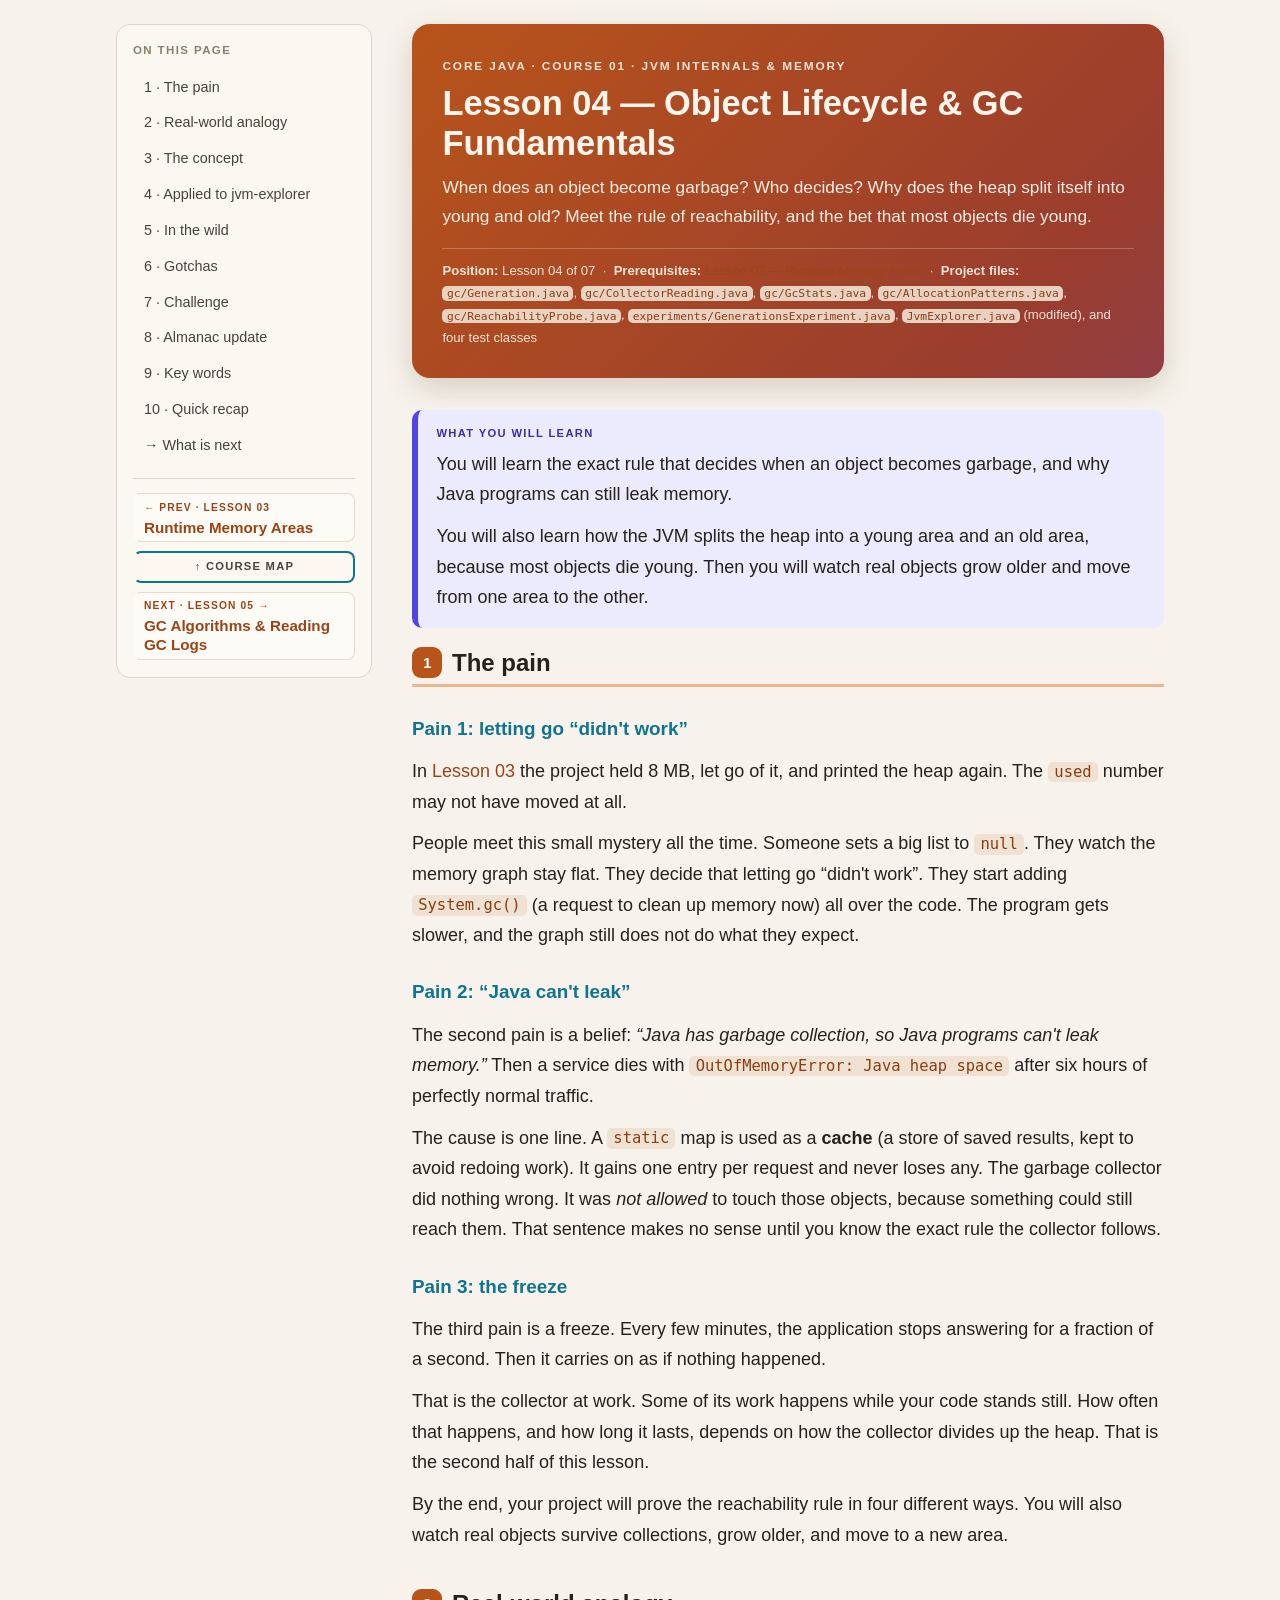
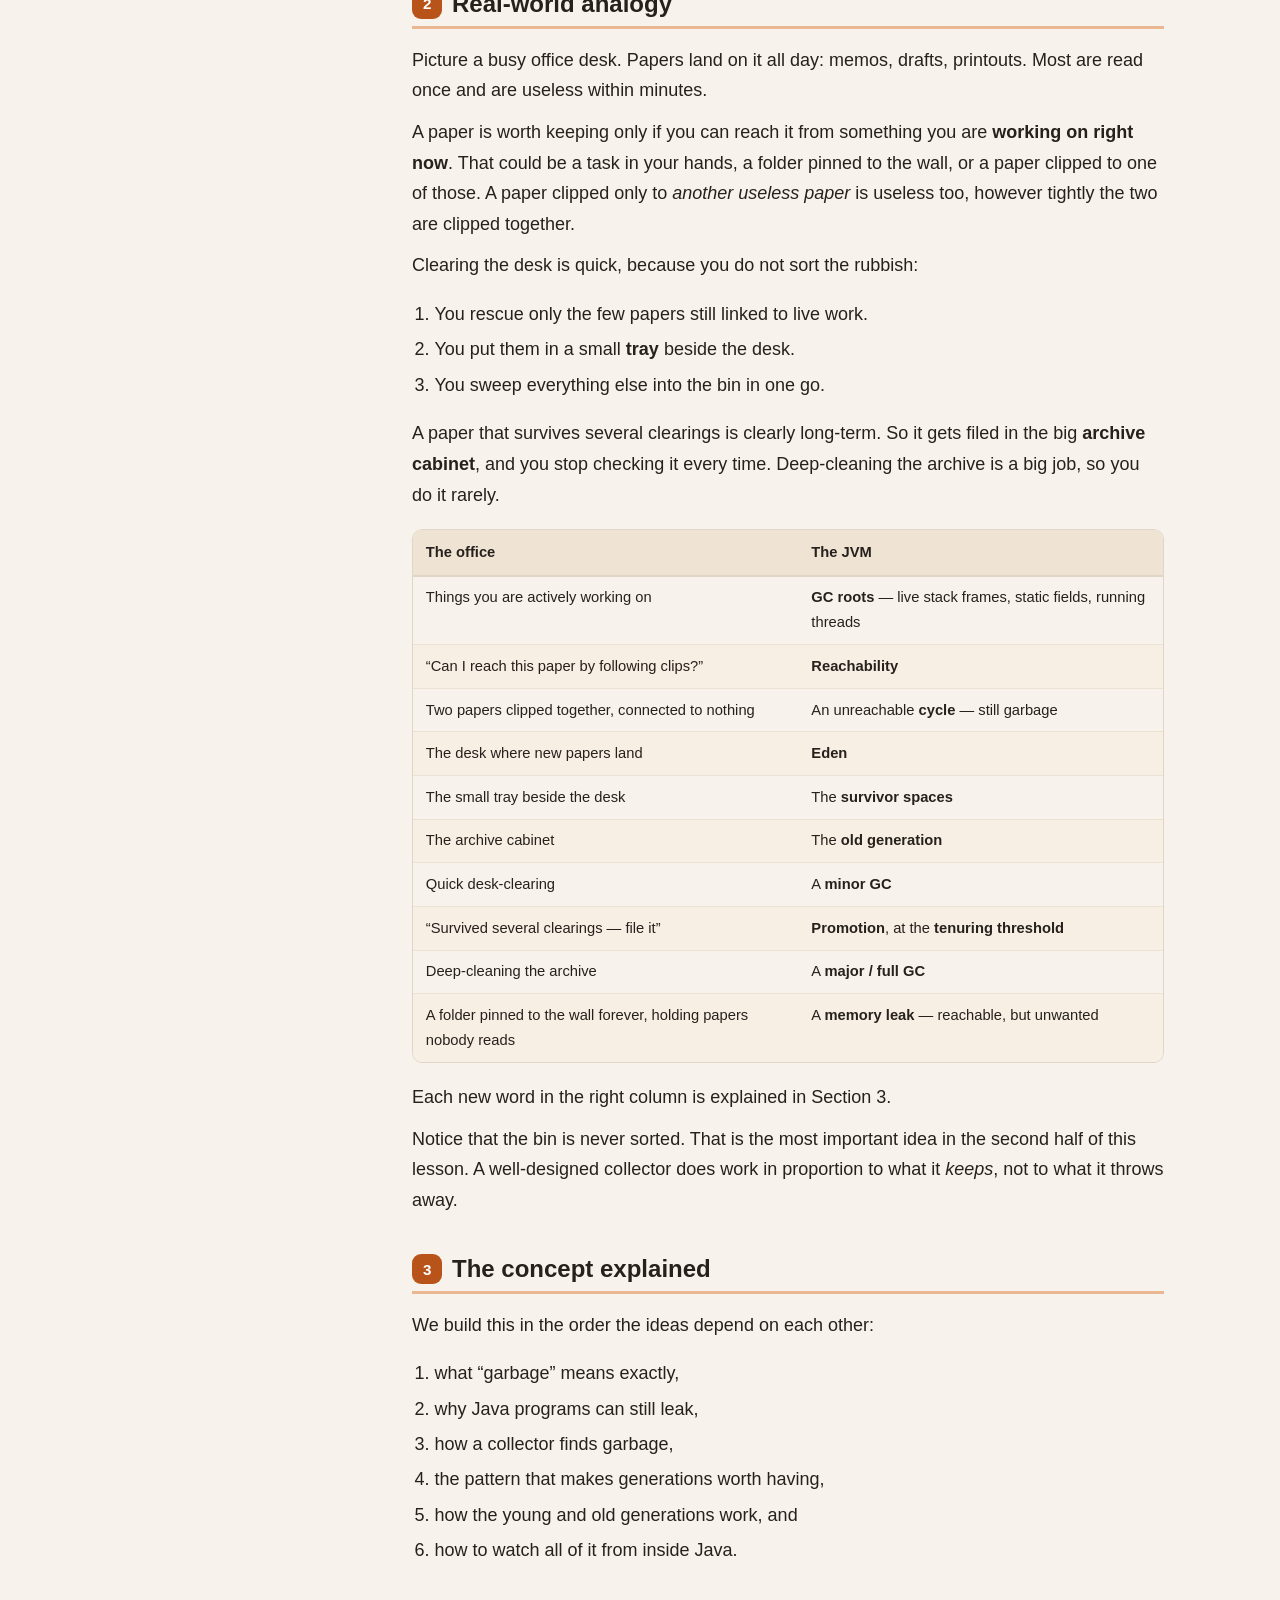
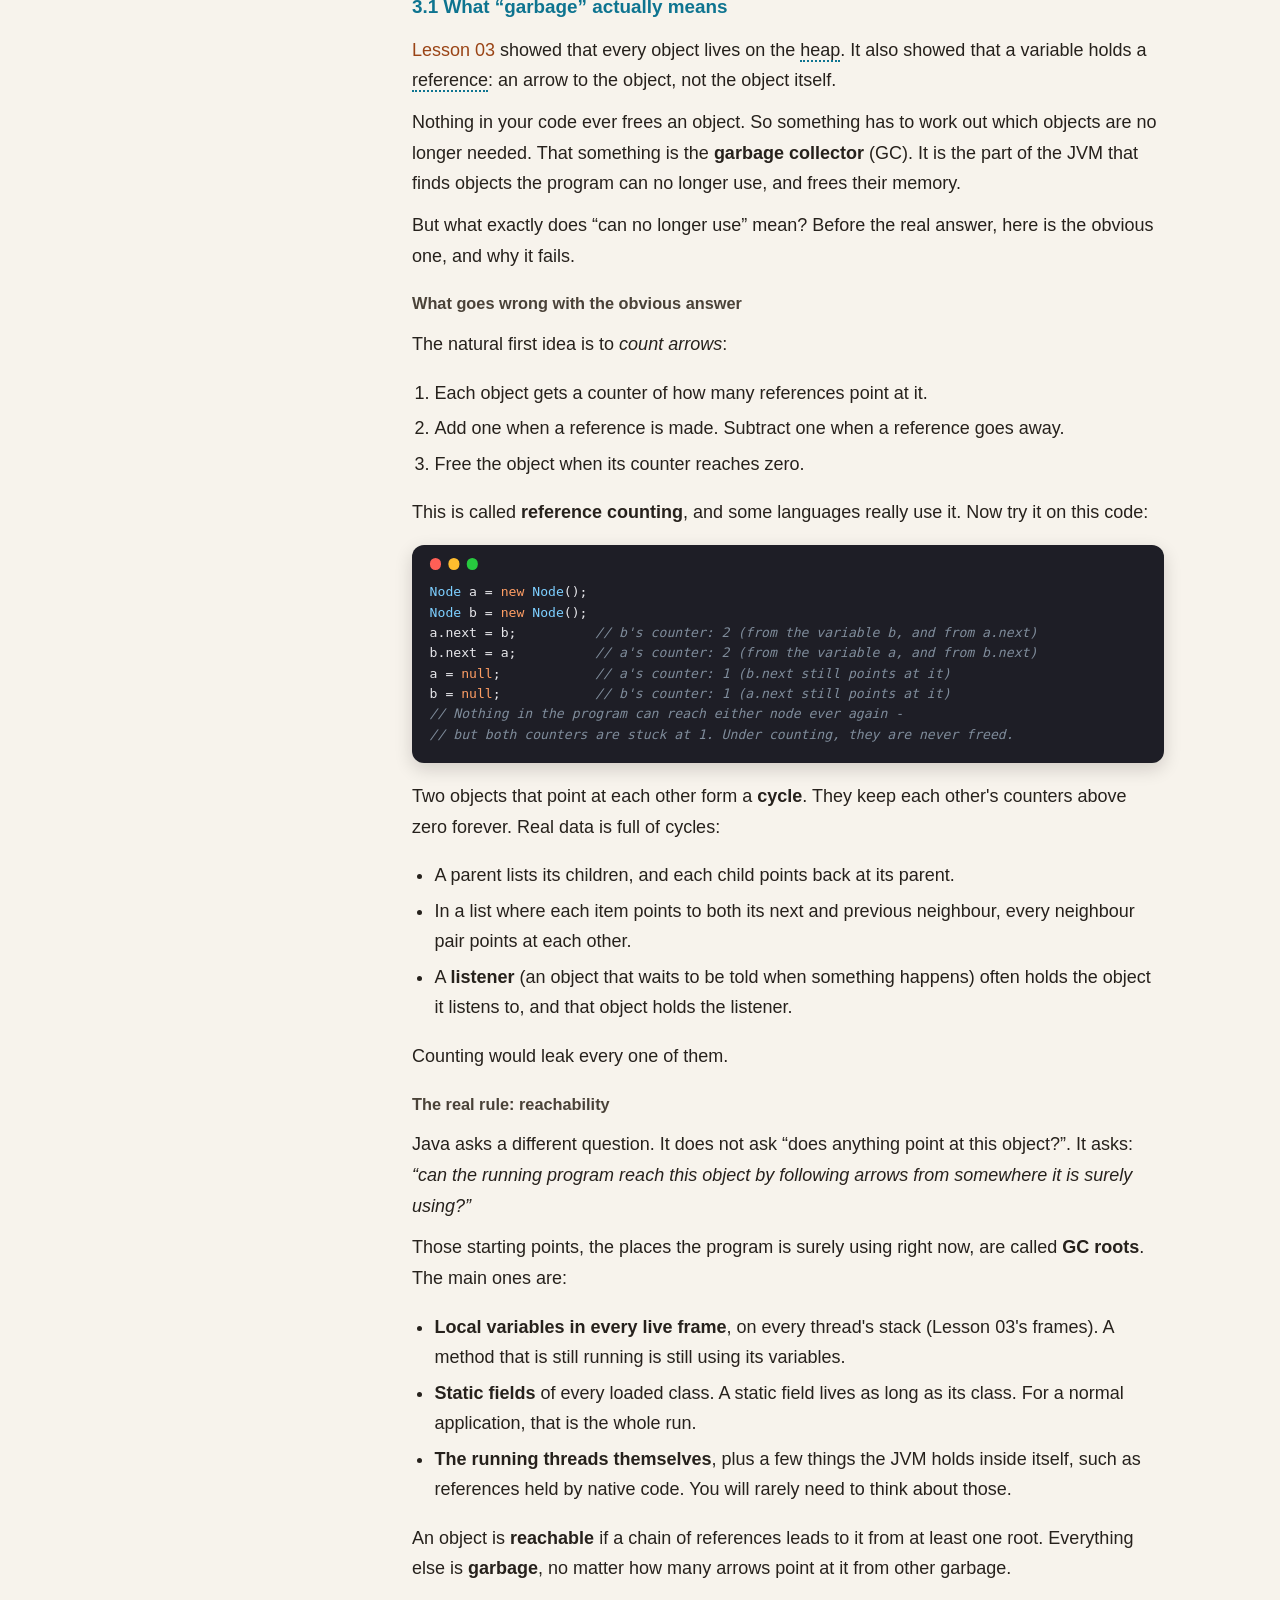
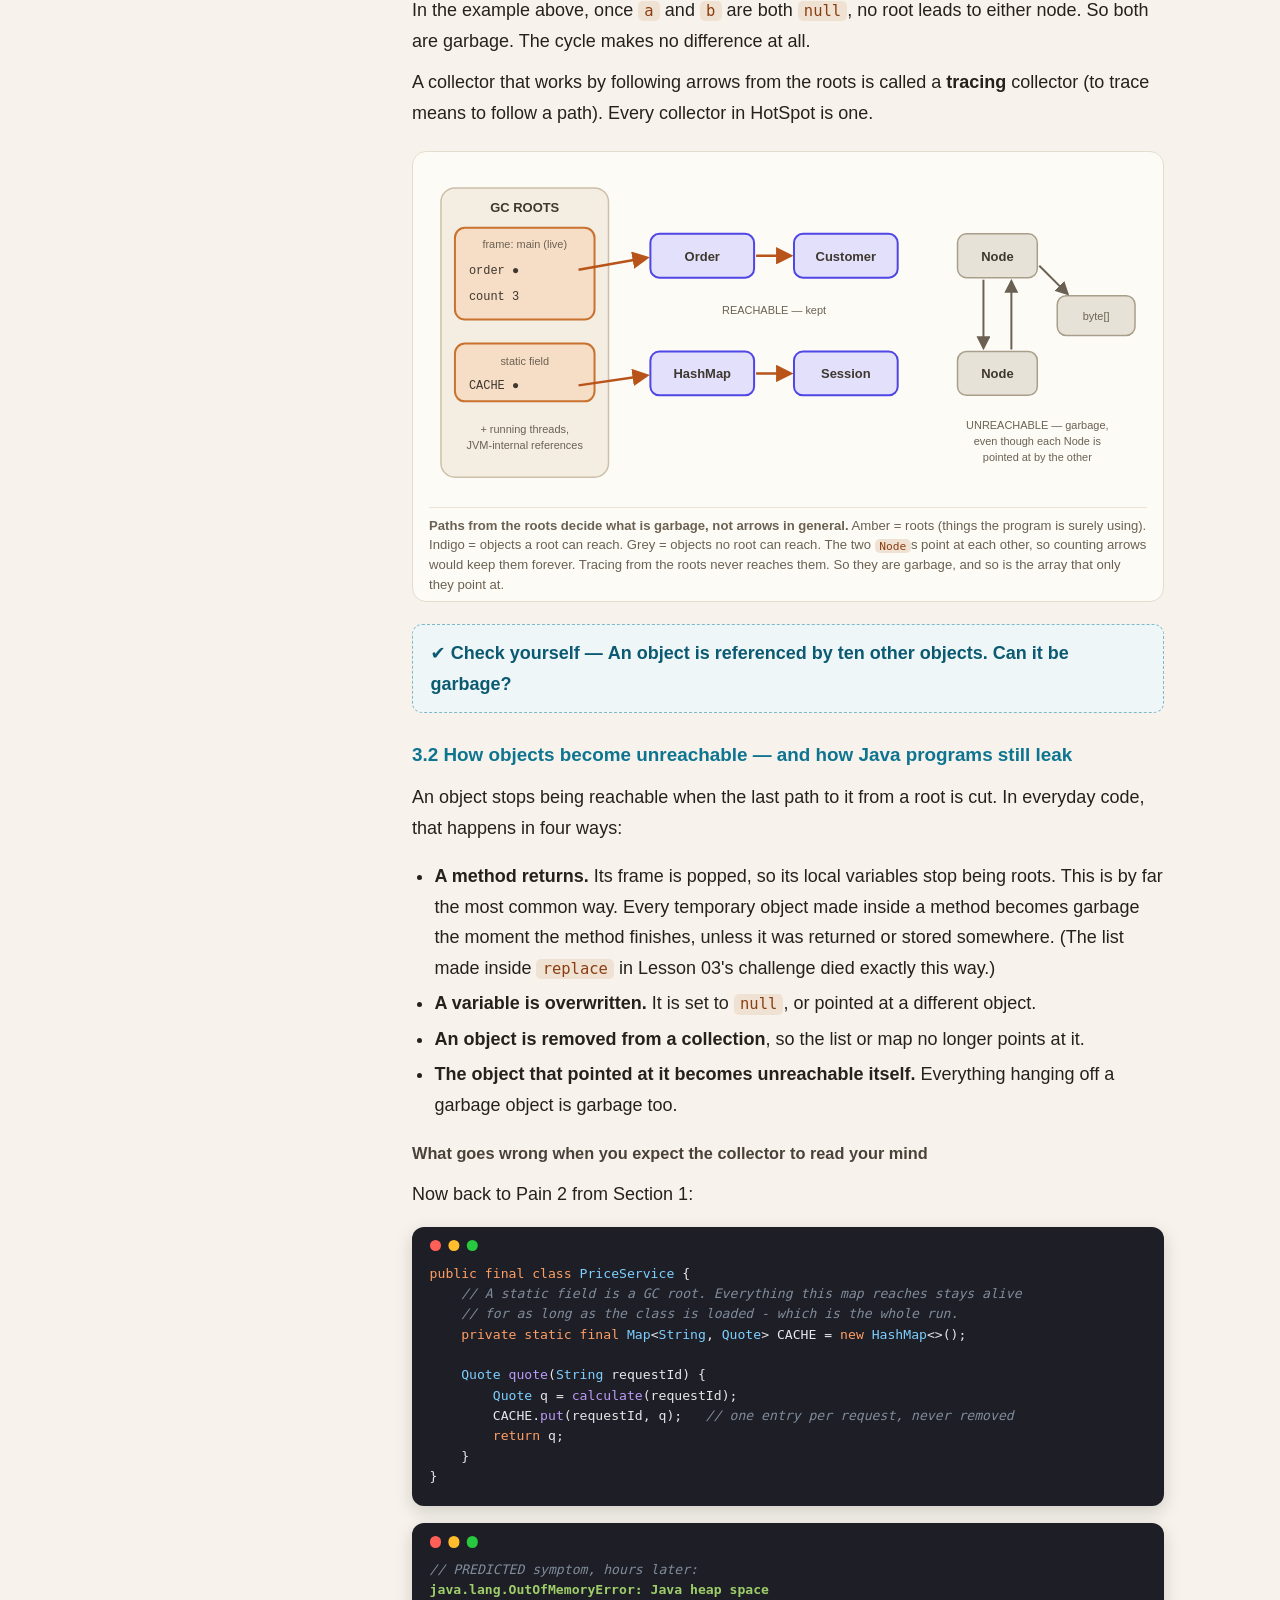
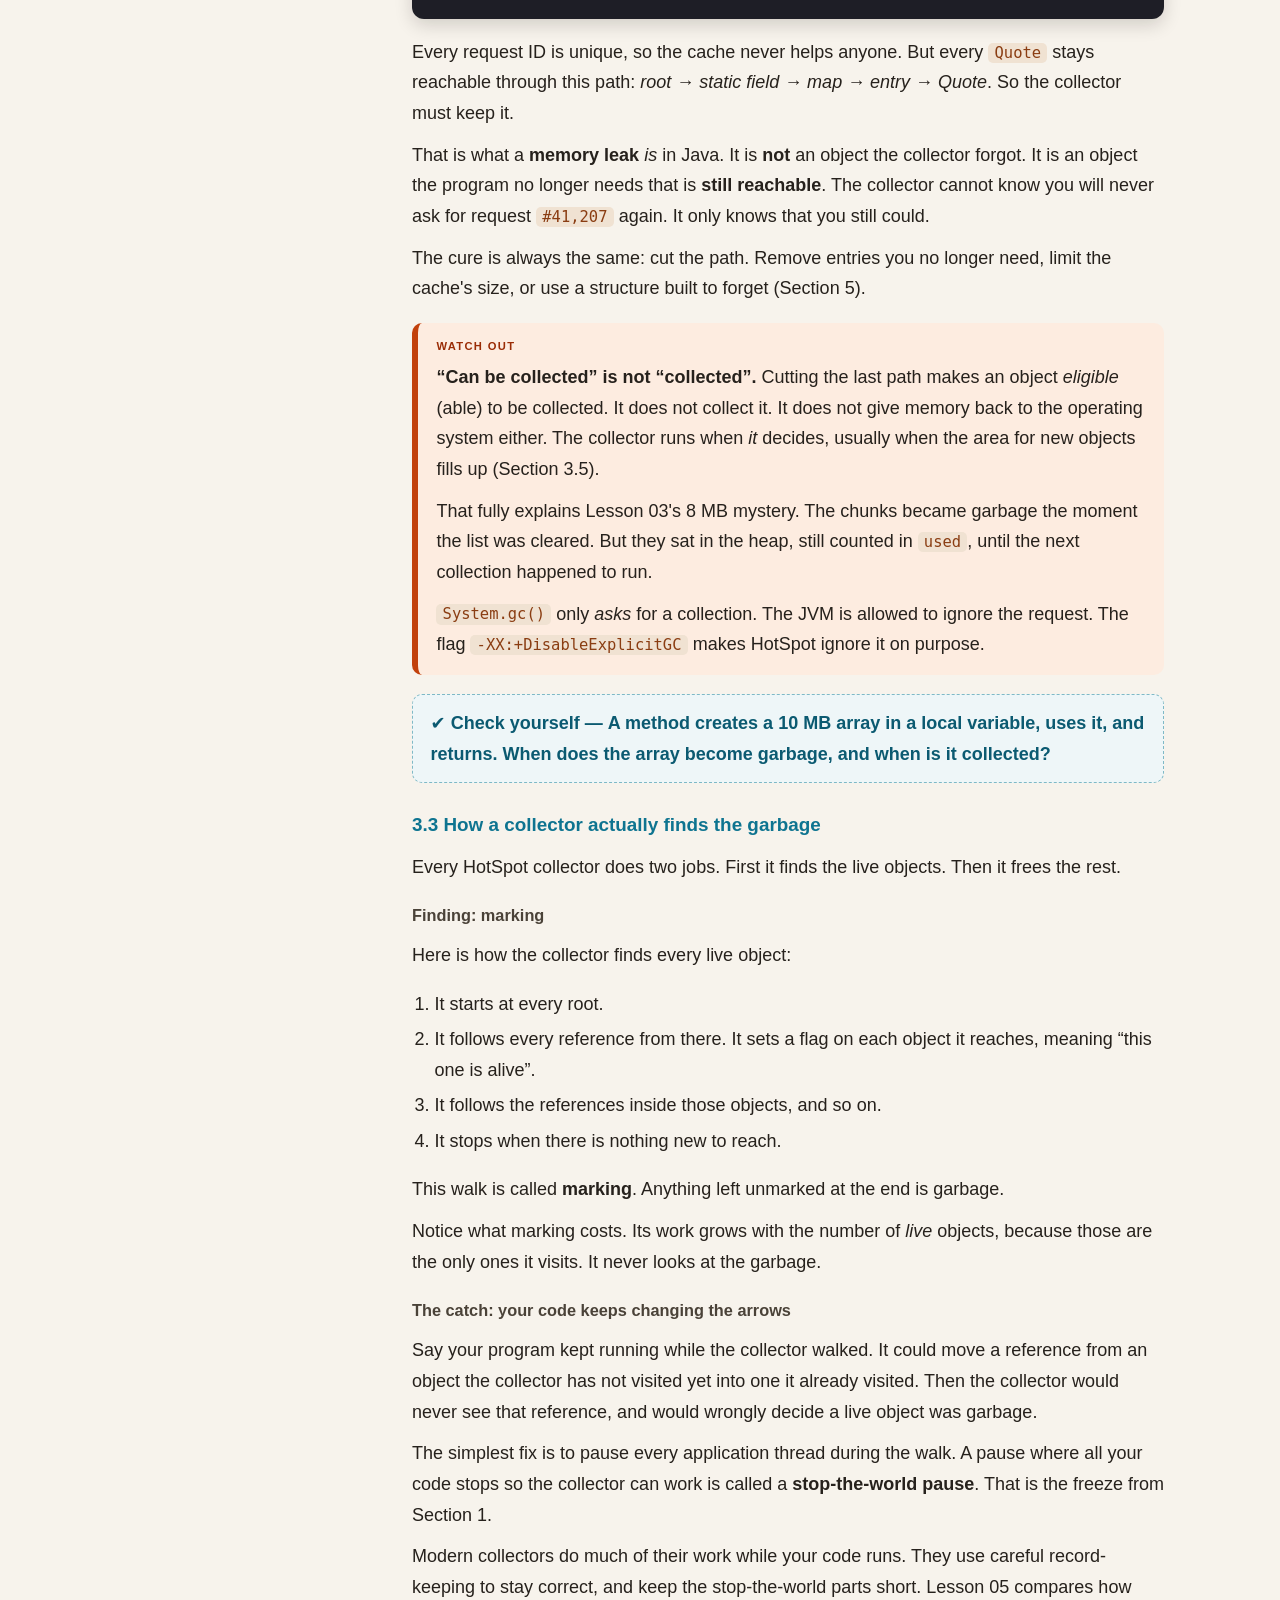
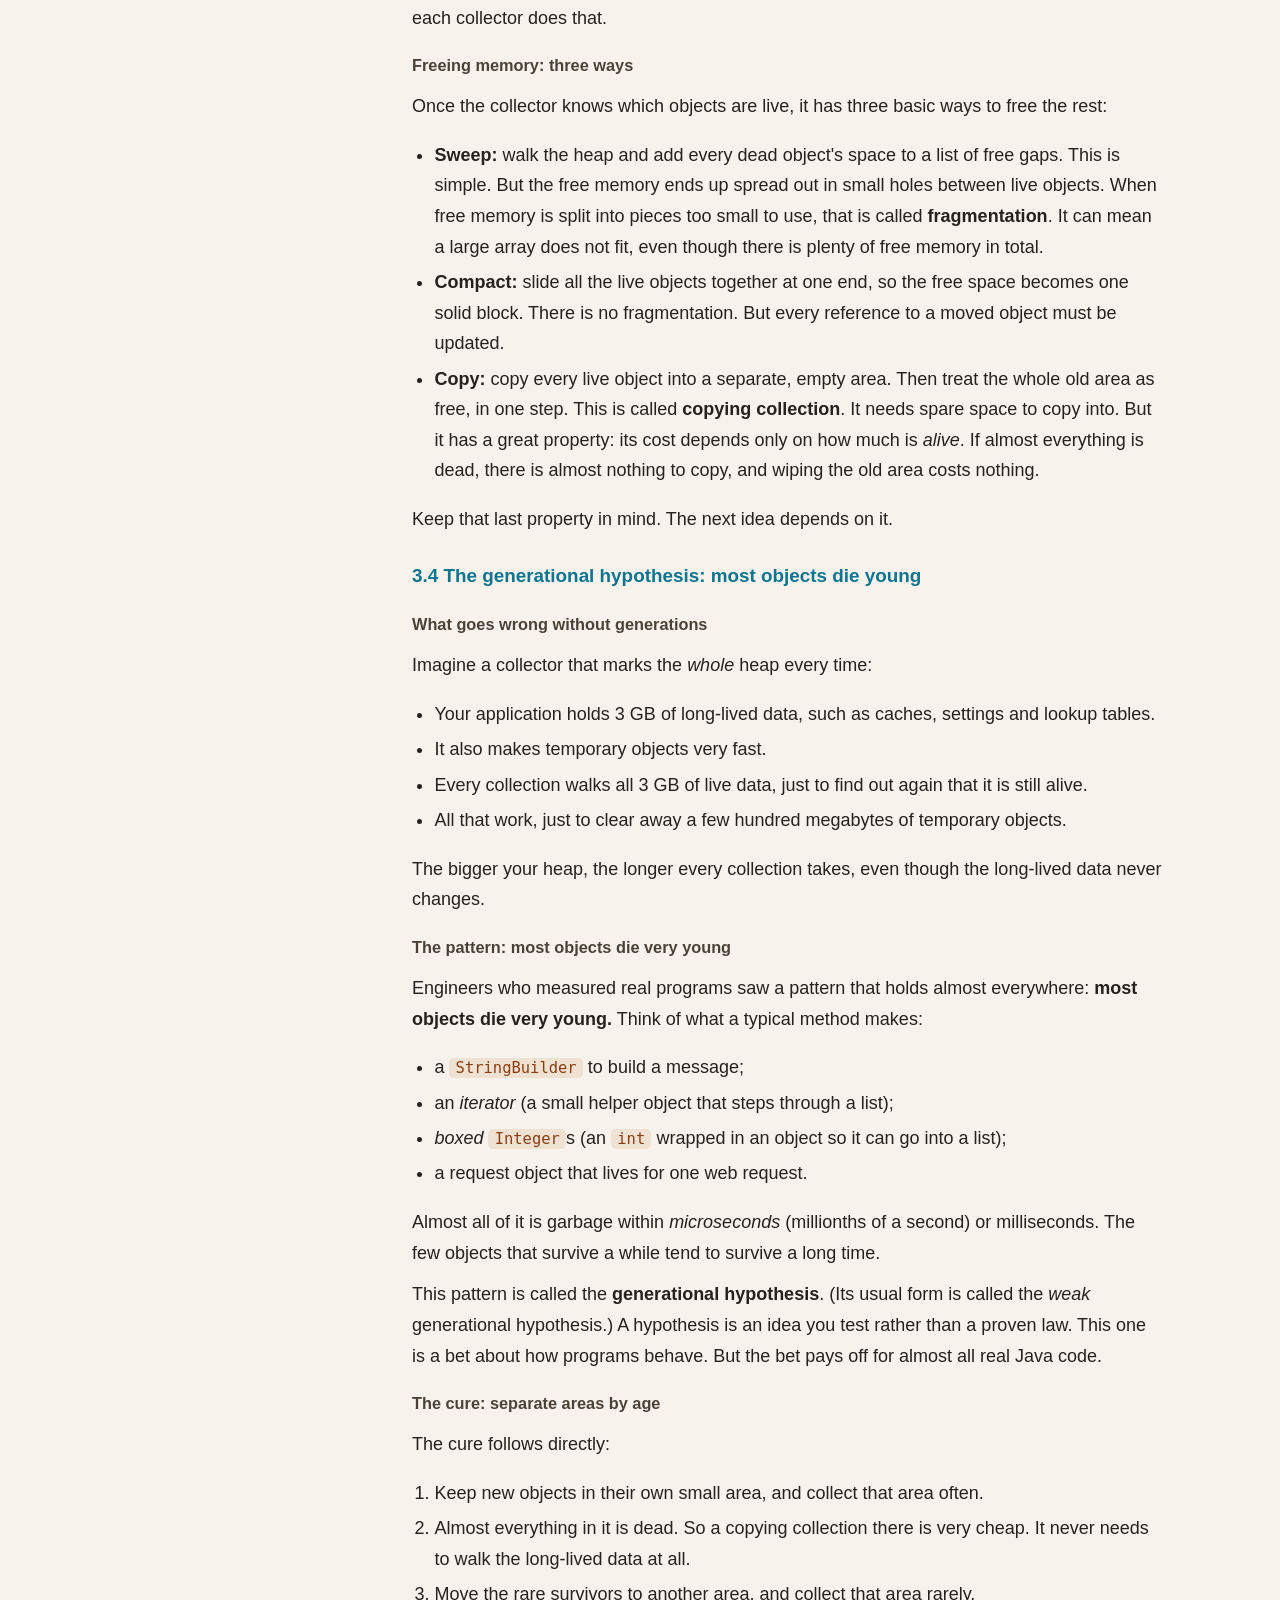
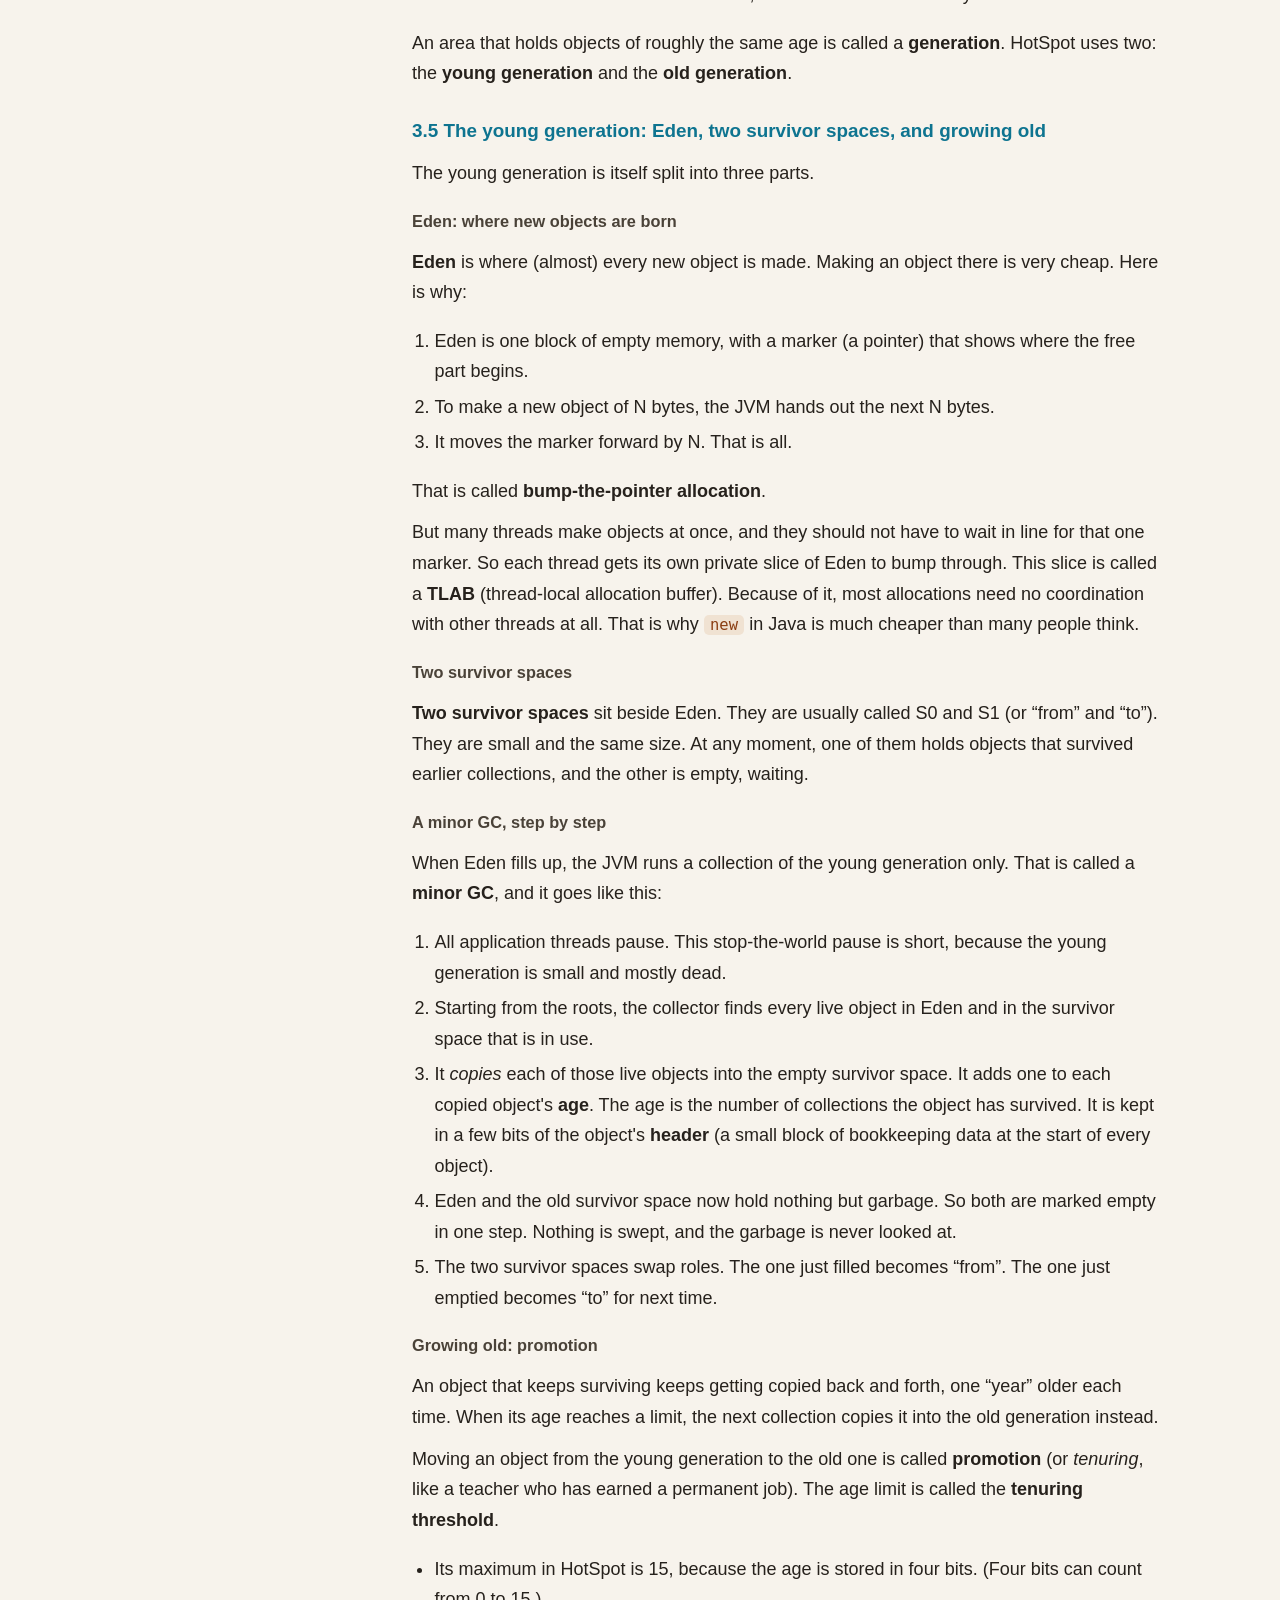
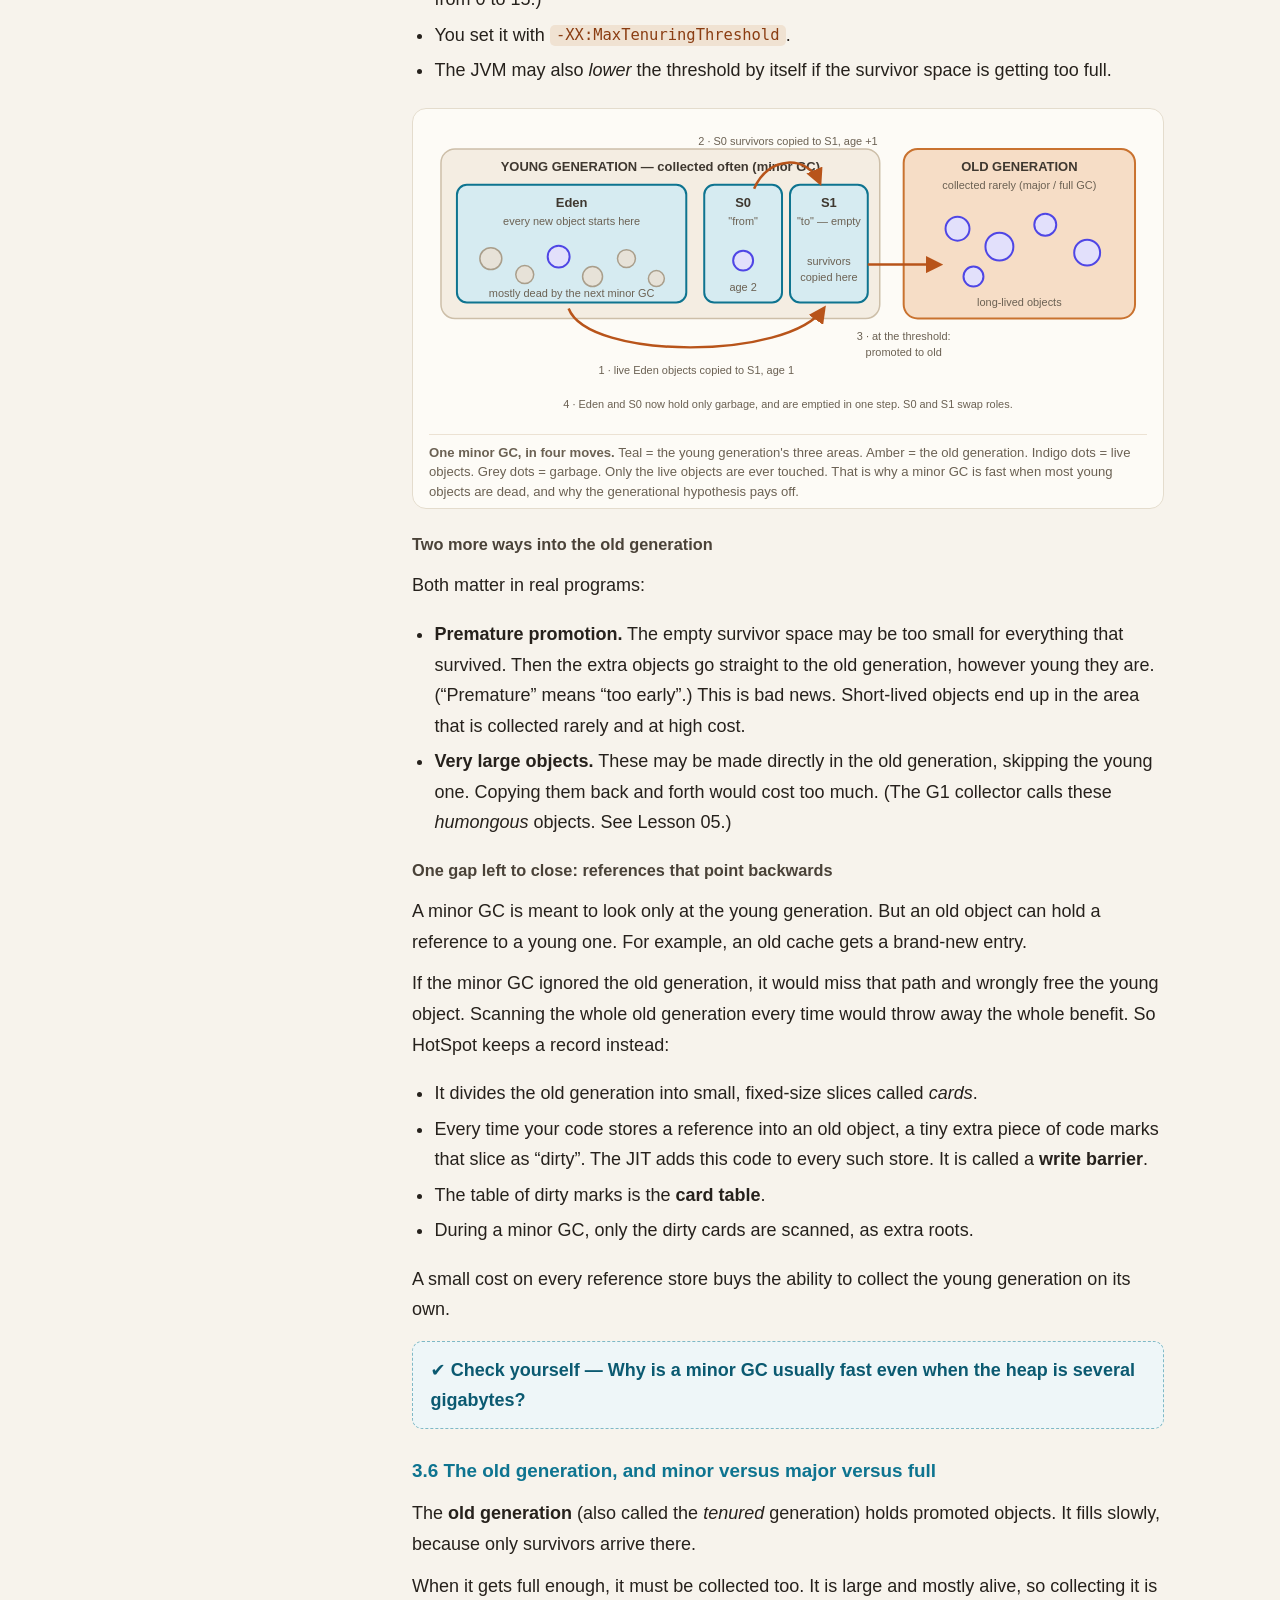
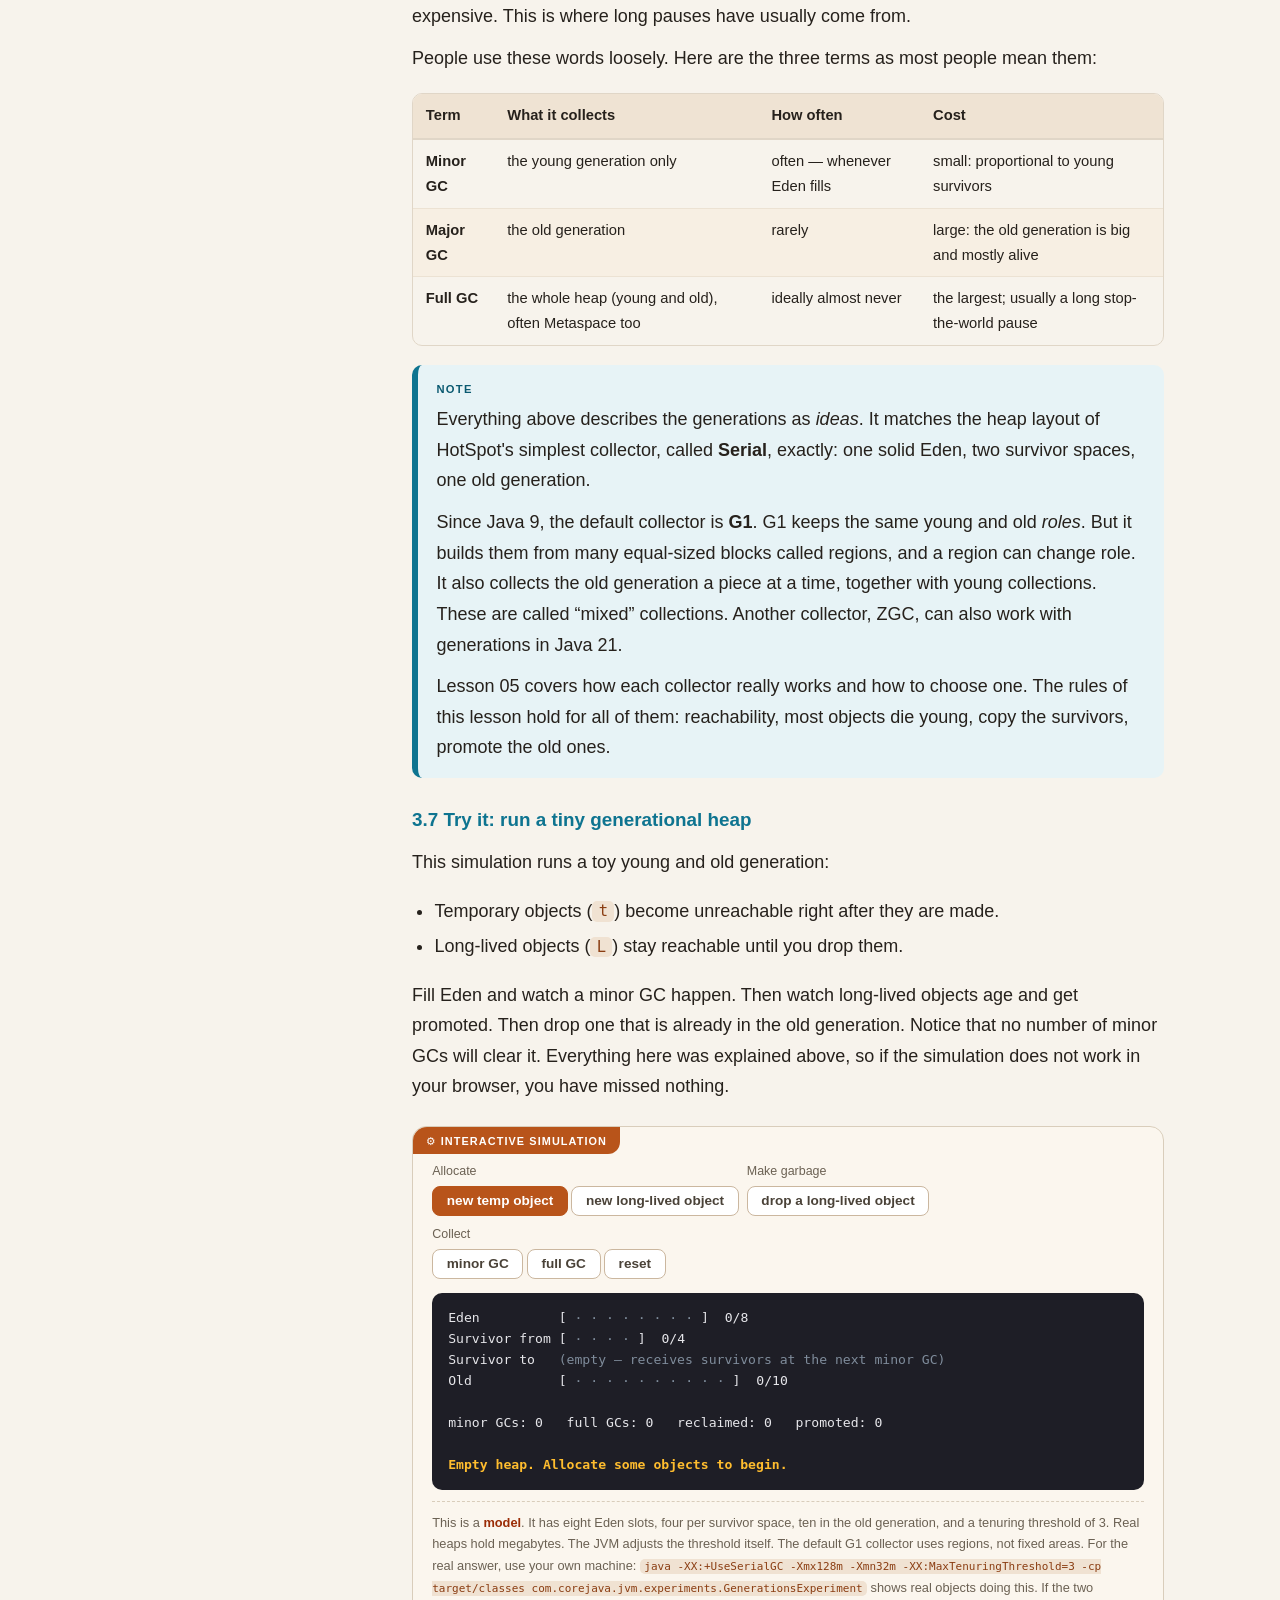
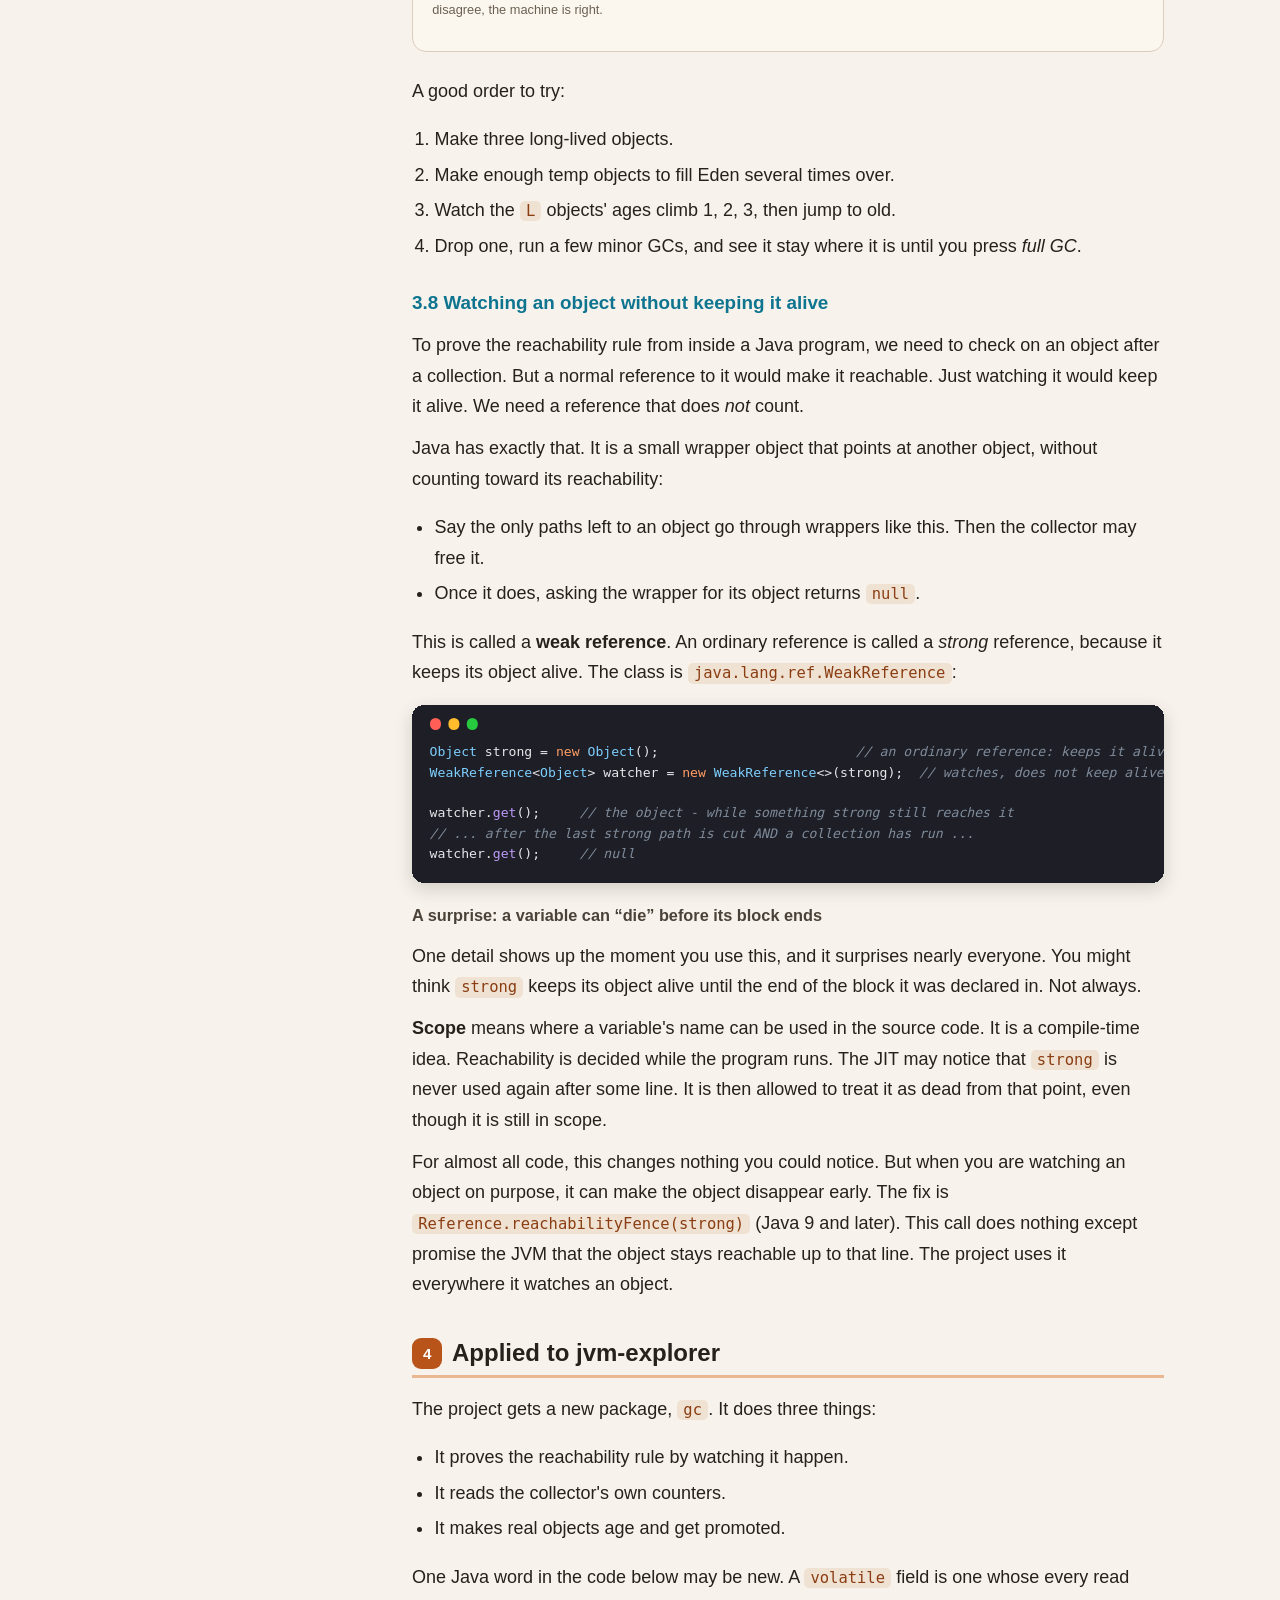
<file: lessons/phase-2-memory-and-gc/chapter-02-memory-and-objects/lesson-04-object-lifecycle-and-gc.html>
<!doctype html>
<html lang="en">
<head>
  <meta charset="utf-8">
  <meta name="viewport" content="width=device-width, initial-scale=1">
  <title>Lesson 04 — Object Lifecycle &amp; GC Fundamentals · JVM Internals &amp; Memory</title>
  <link rel="stylesheet" href="../../assets/lesson.css">
</head>
<body>
<div class="page">

  <!-- ============================ TOC SIDEBAR ============================ -->
  <aside class="toc">
    <p class="toc-title">On this page</p>
    <ol>
      <li><a href="#s1">1 · The pain</a></li>
      <li><a href="#s2">2 · Real-world analogy</a></li>
      <li><a href="#s3">3 · The concept</a></li>
      <li><a href="#s4">4 · Applied to jvm-explorer</a></li>
      <li><a href="#s5">5 · In the wild</a></li>
      <li><a href="#s6">6 · Gotchas</a></li>
      <li><a href="#s7">7 · Challenge</a></li>
      <li><a href="#s8">8 · Almanac update</a></li>
      <li><a href="#s9">9 · Key words</a></li>
      <li><a href="#s10">10 · Quick recap</a></li>
      <li><a href="#next">→ What is next</a></li>
    </ol>
    <nav class="toc-nav" aria-label="Course navigation">
      <a class="navcard" href="lesson-03-runtime-memory-areas.html">
        <span class="navkicker">← Prev · Lesson 03</span>
        <span class="navtitle">Runtime Memory Areas</span>
      </a>
      <a class="navmap" href="../../index.html">↑ Course map</a>
      <a class="navcard" href="../chapter-03-gc-and-jit/lesson-05-gc-algorithms-and-logs.html">
        <span class="navkicker">Next · Lesson 05 →</span>
        <span class="navtitle">GC Algorithms &amp; Reading GC Logs</span>
      </a>
    </nav>
  </aside>

  <!-- ============================ MAIN CONTENT ============================ -->
  <main>

    <header class="banner">
      <p class="kicker">Core Java · Course 01 · JVM Internals &amp; Memory</p>
      <h1>Lesson 04 — Object Lifecycle &amp; GC Fundamentals</h1>
      <p class="subtitle">When does an object become garbage? Who decides? Why does the heap split itself into young and old? Meet the rule of reachability, and the bet that most objects die young.</p>
      <p class="meta">
        <strong>Position:</strong> Lesson 04 of 07 &nbsp;·&nbsp;
        <strong>Prerequisites:</strong> <a href="lesson-03-runtime-memory-areas.html">Lesson 03 — Runtime Memory Areas</a> &nbsp;·&nbsp;
        <strong>Project files:</strong> <code>gc/Generation.java</code>, <code>gc/CollectorReading.java</code>, <code>gc/GcStats.java</code>, <code>gc/AllocationPatterns.java</code>, <code>gc/ReachabilityProbe.java</code>, <code>experiments/GenerationsExperiment.java</code>, <code>JvmExplorer.java</code> (modified), and four test classes
      </p>
    </header>

    <div class="callout learn">
      <p>You will learn the exact rule that decides when an object becomes garbage, and why Java programs can still leak memory.</p>
      <p>You will also learn how the JVM splits the heap into a young area and an old area, because most objects die young. Then you will watch real objects grow older and move from one area to the other.</p>
    </div>

    <!-- ===================== SECTION 1 — THE PAIN ===================== -->
    <section id="s1">
      <h2><span class="sec-num">1</span> The pain</h2>

      <h3>Pain 1: letting go &ldquo;didn't work&rdquo;</h3>

      <p>In <a href="lesson-03-runtime-memory-areas.html">Lesson 03</a> the project held 8 MB, let go of it, and printed the heap again. The <code>used</code> number may not have moved at all.</p>

      <p>People meet this small mystery all the time. Someone sets a big list to <code>null</code>. They watch the memory graph stay flat. They decide that letting go &ldquo;didn't work&rdquo;. They start adding <code>System.gc()</code> (a request to clean up memory now) all over the code. The program gets slower, and the graph still does not do what they expect.</p>

      <h3>Pain 2: &ldquo;Java can't leak&rdquo;</h3>

      <p>The second pain is a belief: <em>&ldquo;Java has garbage collection, so Java programs can't leak memory.&rdquo;</em> Then a service dies with <code>OutOfMemoryError: Java heap space</code> after six hours of perfectly normal traffic.</p>

      <p>The cause is one line. A <code>static</code> map is used as a <strong>cache</strong> (a store of saved results, kept to avoid redoing work). It gains one entry per request and never loses any. The garbage collector did nothing wrong. It was <em>not allowed</em> to touch those objects, because something could still reach them. That sentence makes no sense until you know the exact rule the collector follows.</p>

      <h3>Pain 3: the freeze</h3>

      <p>The third pain is a freeze. Every few minutes, the application stops answering for a fraction of a second. Then it carries on as if nothing happened.</p>

      <p>That is the collector at work. Some of its work happens while your code stands still. How often that happens, and how long it lasts, depends on how the collector divides up the heap. That is the second half of this lesson.</p>

      <p>By the end, your project will prove the reachability rule in four different ways. You will also watch real objects survive collections, grow older, and move to a new area.</p>
    </section>

    <!-- ===================== SECTION 2 — ANALOGY ===================== -->
    <section id="s2">
      <h2><span class="sec-num">2</span> Real-world analogy</h2>

      <p>Picture a busy office desk. Papers land on it all day: memos, drafts, printouts. Most are read once and are useless within minutes.</p>

      <p>A paper is worth keeping only if you can reach it from something you are <strong>working on right now</strong>. That could be a task in your hands, a folder pinned to the wall, or a paper clipped to one of those. A paper clipped only to <em>another useless paper</em> is useless too, however tightly the two are clipped together.</p>

      <p>Clearing the desk is quick, because you do not sort the rubbish:</p>
      <ol>
        <li>You rescue only the few papers still linked to live work.</li>
        <li>You put them in a small <strong>tray</strong> beside the desk.</li>
        <li>You sweep everything else into the bin in one go.</li>
      </ol>
      <p>A paper that survives several clearings is clearly long-term. So it gets filed in the big <strong>archive cabinet</strong>, and you stop checking it every time. Deep-cleaning the archive is a big job, so you do it rarely.</p>

      <div class="table-wrap">
        <table>
          <thead><tr><th>The office</th><th>The JVM</th></tr></thead>
          <tbody>
            <tr><td>Things you are actively working on</td><td><strong>GC roots</strong> — live stack frames, static fields, running threads</td></tr>
            <tr><td>&ldquo;Can I reach this paper by following clips?&rdquo;</td><td><strong>Reachability</strong></td></tr>
            <tr><td>Two papers clipped together, connected to nothing</td><td>An unreachable <strong>cycle</strong> — still garbage</td></tr>
            <tr><td>The desk where new papers land</td><td><strong>Eden</strong></td></tr>
            <tr><td>The small tray beside the desk</td><td>The <strong>survivor spaces</strong></td></tr>
            <tr><td>The archive cabinet</td><td>The <strong>old generation</strong></td></tr>
            <tr><td>Quick desk-clearing</td><td>A <strong>minor GC</strong></td></tr>
            <tr><td>&ldquo;Survived several clearings — file it&rdquo;</td><td><strong>Promotion</strong>, at the <strong>tenuring threshold</strong></td></tr>
            <tr><td>Deep-cleaning the archive</td><td>A <strong>major / full GC</strong></td></tr>
            <tr><td>A folder pinned to the wall forever, holding papers nobody reads</td><td>A <strong>memory leak</strong> — reachable, but unwanted</td></tr>
          </tbody>
        </table>
      </div>

      <p>Each new word in the right column is explained in Section 3.</p>

      <p>Notice that the bin is never sorted. That is the most important idea in the second half of this lesson. A well-designed collector does work in proportion to what it <em>keeps</em>, not to what it throws away.</p>
    </section>

    <!-- ===================== SECTION 3 — CONCEPT ===================== -->
    <section id="s3">
      <h2><span class="sec-num">3</span> The concept explained</h2>

      <p>We build this in the order the ideas depend on each other:</p>
      <ol>
        <li>what &ldquo;garbage&rdquo; means exactly,</li>
        <li>why Java programs can still leak,</li>
        <li>how a collector finds garbage,</li>
        <li>the pattern that makes generations worth having,</li>
        <li>how the young and old generations work, and</li>
        <li>how to watch all of it from inside Java.</li>
      </ol>

      <h3>3.1 What &ldquo;garbage&rdquo; actually means</h3>

      <p><a href="lesson-03-runtime-memory-areas.html">Lesson 03</a> showed that every object lives on the <span class="term" tabindex="0" data-def="The single pool of memory where every object created with `new` lives. Managed and garbage-collected by the JVM.">heap</span>. It also showed that a variable holds a <span class="term" tabindex="0" data-def="A value that identifies where an object lives on the heap — an arrow, not the object itself. Assignment copies the arrow.">reference</span>: an arrow to the object, not the object itself.</p>

      <p>Nothing in your code ever frees an object. So something has to work out which objects are no longer needed. That something is the <strong>garbage collector</strong> (GC). It is the part of the JVM that finds objects the program can no longer use, and frees their memory.</p>

      <p>But what exactly does &ldquo;can no longer use&rdquo; mean? Before the real answer, here is the obvious one, and why it fails.</p>

      <h4>What goes wrong with the obvious answer</h4>

      <p>The natural first idea is to <em>count arrows</em>:</p>
      <ol>
        <li>Each object gets a counter of how many references point at it.</li>
        <li>Add one when a reference is made. Subtract one when a reference goes away.</li>
        <li>Free the object when its counter reaches zero.</li>
      </ol>
      <p>This is called <strong>reference counting</strong>, and some languages really use it. Now try it on this code:</p>

      <pre class="code"><code><span class="ty">Node</span> a = <span class="kw">new</span> <span class="ty">Node</span>();
<span class="ty">Node</span> b = <span class="kw">new</span> <span class="ty">Node</span>();
a.next = b;          <span class="cmt">// b's counter: 2 (from the variable b, and from a.next)</span>
b.next = a;          <span class="cmt">// a's counter: 2 (from the variable a, and from b.next)</span>
a = <span class="kw">null</span>;            <span class="cmt">// a's counter: 1 (b.next still points at it)</span>
b = <span class="kw">null</span>;            <span class="cmt">// b's counter: 1 (a.next still points at it)</span>
<span class="cmt">// Nothing in the program can reach either node ever again -</span>
<span class="cmt">// but both counters are stuck at 1. Under counting, they are never freed.</span></code></pre>

      <p>Two objects that point at each other form a <strong>cycle</strong>. They keep each other's counters above zero forever. Real data is full of cycles:</p>
      <ul>
        <li>A parent lists its children, and each child points back at its parent.</li>
        <li>In a list where each item points to both its next and previous neighbour, every neighbour pair points at each other.</li>
        <li>A <strong>listener</strong> (an object that waits to be told when something happens) often holds the object it listens to, and that object holds the listener.</li>
      </ul>
      <p>Counting would leak every one of them.</p>

      <h4>The real rule: reachability</h4>

      <p>Java asks a different question. It does not ask &ldquo;does anything point at this object?&rdquo;. It asks: <em>&ldquo;can the running program reach this object by following arrows from somewhere it is surely using?&rdquo;</em></p>

      <p>Those starting points, the places the program is surely using right now, are called <strong>GC roots</strong>. The main ones are:</p>

      <ul>
        <li><strong>Local variables in every live frame</strong>, on every thread's stack (Lesson 03's frames). A method that is still running is still using its variables.</li>
        <li><strong>Static fields</strong> of every loaded class. A static field lives as long as its class. For a normal application, that is the whole run.</li>
        <li><strong>The running threads themselves</strong>, plus a few things the JVM holds inside itself, such as references held by native code. You will rarely need to think about those.</li>
      </ul>

      <p>An object is <strong>reachable</strong> if a chain of references leads to it from at least one root. Everything else is <strong>garbage</strong>, no matter how many arrows point at it from other garbage.</p>

      <p>In the example above, once <code>a</code> and <code>b</code> are both <code>null</code>, no root leads to either node. So both are garbage. The cycle makes no difference at all.</p>

      <p>A collector that works by following arrows from the roots is called a <strong>tracing</strong> collector (to trace means to follow a path). Every collector in HotSpot is one.</p>

      <figure class="fig">
        <svg viewBox="0 0 720 330" role="img" aria-label="On the left, the GC roots: a stack frame's local variables and a static field. Arrows lead from the roots to a chain of reachable objects. On the right, separate from everything, two objects point at each other in a cycle, and one more object is pointed at only by them. None of the right-hand objects can be reached from a root, so all three are garbage.">
          <defs>
            <marker id="l4ah" viewBox="0 0 10 10" refX="8" refY="5" markerWidth="7" markerHeight="7" orient="auto-start-reverse">
              <path class="fig-arrow-h" d="M0,0 L10,5 L0,10 z"/>
            </marker>
            <marker id="l4aa" viewBox="0 0 10 10" refX="8" refY="5" markerWidth="7" markerHeight="7" orient="auto-start-reverse">
              <path class="fig-arrow-accent-h" d="M0,0 L10,5 L0,10 z"/>
            </marker>
          </defs>

          <!-- roots -->
          <rect class="fig-box" x="12" y="20" width="168" height="290" rx="14"/>
          <text class="fig-label" x="96" y="44" text-anchor="middle">GC ROOTS</text>
          <rect class="fig-code" x="26" y="60" width="140" height="92" rx="10"/>
          <text class="fig-small" x="96" y="80" text-anchor="middle">frame: main (live)</text>
          <text class="fig-mono" x="40" y="106">order  ●</text>
          <text class="fig-mono" x="40" y="132">count  3</text>
          <rect class="fig-code" x="26" y="176" width="140" height="58" rx="10"/>
          <text class="fig-small" x="96" y="198" text-anchor="middle">static field</text>
          <text class="fig-mono" x="40" y="222">CACHE  ●</text>
          <text class="fig-small" x="96" y="266" text-anchor="middle">+ running threads,</text>
          <text class="fig-small" x="96" y="282" text-anchor="middle">JVM-internal references</text>

          <!-- reachable chain -->
          <rect class="fig-accent2" x="222" y="66" width="104" height="44" rx="9"/>
          <text class="fig-label" x="274" y="93" text-anchor="middle">Order</text>
          <rect class="fig-accent2" x="366" y="66" width="104" height="44" rx="9"/>
          <text class="fig-label" x="418" y="93" text-anchor="middle">Customer</text>
          <rect class="fig-accent2" x="222" y="184" width="104" height="44" rx="9"/>
          <text class="fig-label" x="274" y="211" text-anchor="middle">HashMap</text>
          <rect class="fig-accent2" x="366" y="184" width="104" height="44" rx="9"/>
          <text class="fig-label" x="418" y="211" text-anchor="middle">Session</text>

          <path class="fig-arrow-accent" d="M150,102 L218,90" marker-end="url(#l4aa)"/>
          <path class="fig-arrow-accent" d="M328,88 L362,88" marker-end="url(#l4aa)"/>
          <path class="fig-arrow-accent" d="M150,218 L218,208" marker-end="url(#l4aa)"/>
          <path class="fig-arrow-accent" d="M328,206 L362,206" marker-end="url(#l4aa)"/>

          <text class="fig-small" x="346" y="146" text-anchor="middle">REACHABLE — kept</text>

          <!-- unreachable island with a cycle -->
          <rect class="fig-generic" x="530" y="66" width="80" height="44" rx="9"/>
          <text class="fig-label" x="570" y="93" text-anchor="middle">Node</text>
          <rect class="fig-generic" x="530" y="184" width="80" height="44" rx="9"/>
          <text class="fig-label" x="570" y="211" text-anchor="middle">Node</text>
          <path class="fig-arrow" d="M556,112 L556,180" marker-end="url(#l4ah)"/>
          <path class="fig-arrow" d="M584,182 L584,114" marker-end="url(#l4ah)"/>
          <rect class="fig-generic" x="630" y="128" width="78" height="40" rx="9"/>
          <text class="fig-small" x="669" y="152" text-anchor="middle">byte[]</text>
          <path class="fig-arrow" d="M612,98 L640,126" marker-end="url(#l4ah)"/>

          <text class="fig-small" x="610" y="262" text-anchor="middle">UNREACHABLE — garbage,</text>
          <text class="fig-small" x="610" y="278" text-anchor="middle">even though each Node is</text>
          <text class="fig-small" x="610" y="294" text-anchor="middle">pointed at by the other</text>
        </svg>
        <figcaption><strong>Paths from the roots decide what is garbage, not arrows in general.</strong> Amber = roots (things the program is surely using). Indigo = objects a root can reach. Grey = objects no root can reach. The two <code>Node</code>s point at each other, so counting arrows would keep them forever. Tracing from the roots never reaches them. So they are garbage, and so is the array that only they point at.</figcaption>
      </figure>

      <details class="check">
        <summary>An object is referenced by ten other objects. Can it be garbage?</summary>
        <div class="answer-body">Yes. If no root can reach any of those ten objects, then no root can reach it either. All eleven are garbage together. The number of arrows pointing at an object tells you nothing. Only one thing matters: is there a path from a root?</div>
      </details>

      <h3>3.2 How objects become unreachable — and how Java programs still leak</h3>

      <p>An object stops being reachable when the last path to it from a root is cut. In everyday code, that happens in four ways:</p>

      <ul>
        <li><strong>A method returns.</strong> Its frame is popped, so its local variables stop being roots. This is by far the most common way. Every temporary object made inside a method becomes garbage the moment the method finishes, unless it was returned or stored somewhere. (The list made inside <code>replace</code> in Lesson 03's challenge died exactly this way.)</li>
        <li><strong>A variable is overwritten.</strong> It is set to <code>null</code>, or pointed at a different object.</li>
        <li><strong>An object is removed from a collection</strong>, so the list or map no longer points at it.</li>
        <li><strong>The object that pointed at it becomes unreachable itself.</strong> Everything hanging off a garbage object is garbage too.</li>
      </ul>

      <h4>What goes wrong when you expect the collector to read your mind</h4>

      <p>Now back to Pain 2 from Section 1:</p>

      <pre class="code"><code><span class="kw">public final class</span> <span class="ty">PriceService</span> {
    <span class="cmt">// A static field is a GC root. Everything this map reaches stays alive</span>
    <span class="cmt">// for as long as the class is loaded - which is the whole run.</span>
    <span class="kw">private static final</span> <span class="ty">Map</span>&lt;<span class="ty">String</span>, <span class="ty">Quote</span>&gt; CACHE = <span class="kw">new</span> <span class="ty">HashMap</span>&lt;&gt;();

    <span class="ty">Quote</span> <span class="fn">quote</span>(<span class="ty">String</span> requestId) {
        <span class="ty">Quote</span> q = <span class="fn">calculate</span>(requestId);
        CACHE.<span class="fn">put</span>(requestId, q);   <span class="cmt">// one entry per request, never removed</span>
        <span class="kw">return</span> q;
    }
}</code></pre>

      <pre class="terminal"><code><span class="cmt">// PREDICTED symptom, hours later:</span>
<span class="out">java.lang.OutOfMemoryError: Java heap space</span></code></pre>

      <p>Every request ID is unique, so the cache never helps anyone. But every <code>Quote</code> stays reachable through this path: <em>root → static field → map → entry → Quote</em>. So the collector must keep it.</p>

      <p>That is what a <strong>memory leak</strong> <em>is</em> in Java. It is <strong>not</strong> an object the collector forgot. It is an object the program no longer needs that is <strong>still reachable</strong>. The collector cannot know you will never ask for request <code>#41,207</code> again. It only knows that you still could.</p>

      <p>The cure is always the same: cut the path. Remove entries you no longer need, limit the cache's size, or use a structure built to forget (Section 5).</p>

      <div class="callout warning">
        <p><strong>&ldquo;Can be collected&rdquo; is not &ldquo;collected&rdquo;.</strong> Cutting the last path makes an object <em>eligible</em> (able) to be collected. It does not collect it. It does not give memory back to the operating system either. The collector runs when <em>it</em> decides, usually when the area for new objects fills up (Section 3.5).</p>
        <p>That fully explains Lesson 03's 8 MB mystery. The chunks became garbage the moment the list was cleared. But they sat in the heap, still counted in <code>used</code>, until the next collection happened to run.</p>
        <p><code>System.gc()</code> only <em>asks</em> for a collection. The JVM is allowed to ignore the request. The flag <code>-XX:+DisableExplicitGC</code> makes HotSpot ignore it on purpose.</p>
      </div>

      <details class="check">
        <summary>A method creates a 10 MB array in a local variable, uses it, and returns. When does the array become garbage, and when is it collected?</summary>
        <div class="answer-body">It becomes garbage when the method returns. The frame is popped, the local variable stops being a root, and no other path leads to the array. It is <em>collected</em> whenever the collector next runs. That might be milliseconds later, or much later. Between those two moments, it still takes up heap and still shows in the <code>used</code> number.</div>
      </details>

      <h3>3.3 How a collector actually finds the garbage</h3>

      <p>Every HotSpot collector does two jobs. First it finds the live objects. Then it frees the rest.</p>

      <h4>Finding: marking</h4>

      <p>Here is how the collector finds every live object:</p>
      <ol>
        <li>It starts at every root.</li>
        <li>It follows every reference from there. It sets a flag on each object it reaches, meaning &ldquo;this one is alive&rdquo;.</li>
        <li>It follows the references inside those objects, and so on.</li>
        <li>It stops when there is nothing new to reach.</li>
      </ol>
      <p>This walk is called <strong>marking</strong>. Anything left unmarked at the end is garbage.</p>

      <p>Notice what marking costs. Its work grows with the number of <em>live</em> objects, because those are the only ones it visits. It never looks at the garbage.</p>

      <h4>The catch: your code keeps changing the arrows</h4>

      <p>Say your program kept running while the collector walked. It could move a reference from an object the collector has not visited yet into one it already visited. Then the collector would never see that reference, and would wrongly decide a live object was garbage.</p>

      <p>The simplest fix is to pause every application thread during the walk. A pause where all your code stops so the collector can work is called a <strong>stop-the-world pause</strong>. That is the freeze from Section 1.</p>

      <p>Modern collectors do much of their work while your code runs. They use careful record-keeping to stay correct, and keep the stop-the-world parts short. Lesson 05 compares how each collector does that.</p>

      <h4>Freeing memory: three ways</h4>

      <p>Once the collector knows which objects are live, it has three basic ways to free the rest:</p>

      <ul>
        <li><strong>Sweep:</strong> walk the heap and add every dead object's space to a list of free gaps. This is simple. But the free memory ends up spread out in small holes between live objects. When free memory is split into pieces too small to use, that is called <strong>fragmentation</strong>. It can mean a large array does not fit, even though there is plenty of free memory in total.</li>
        <li><strong>Compact:</strong> slide all the live objects together at one end, so the free space becomes one solid block. There is no fragmentation. But every reference to a moved object must be updated.</li>
        <li><strong>Copy:</strong> copy every live object into a separate, empty area. Then treat the whole old area as free, in one step. This is called <strong>copying collection</strong>. It needs spare space to copy into. But it has a great property: its cost depends only on how much is <em>alive</em>. If almost everything is dead, there is almost nothing to copy, and wiping the old area costs nothing.</li>
      </ul>

      <p>Keep that last property in mind. The next idea depends on it.</p>

      <h3>3.4 The generational hypothesis: most objects die young</h3>

      <h4>What goes wrong without generations</h4>

      <p>Imagine a collector that marks the <em>whole</em> heap every time:</p>
      <ul>
        <li>Your application holds 3 GB of long-lived data, such as caches, settings and lookup tables.</li>
        <li>It also makes temporary objects very fast.</li>
        <li>Every collection walks all 3 GB of live data, just to find out again that it is still alive.</li>
        <li>All that work, just to clear away a few hundred megabytes of temporary objects.</li>
      </ul>
      <p>The bigger your heap, the longer every collection takes, even though the long-lived data never changes.</p>

      <h4>The pattern: most objects die very young</h4>

      <p>Engineers who measured real programs saw a pattern that holds almost everywhere: <strong>most objects die very young.</strong> Think of what a typical method makes:</p>
      <ul>
        <li>a <code>StringBuilder</code> to build a message;</li>
        <li>an <em>iterator</em> (a small helper object that steps through a list);</li>
        <li><em>boxed</em> <code>Integer</code>s (an <code>int</code> wrapped in an object so it can go into a list);</li>
        <li>a request object that lives for one web request.</li>
      </ul>
      <p>Almost all of it is garbage within <em>microseconds</em> (millionths of a second) or milliseconds. The few objects that survive a while tend to survive a long time.</p>

      <p>This pattern is called the <strong>generational hypothesis</strong>. (Its usual form is called the <em>weak</em> generational hypothesis.) A hypothesis is an idea you test rather than a proven law. This one is a bet about how programs behave. But the bet pays off for almost all real Java code.</p>

      <h4>The cure: separate areas by age</h4>

      <p>The cure follows directly:</p>
      <ol>
        <li>Keep new objects in their own small area, and collect that area often.</li>
        <li>Almost everything in it is dead. So a copying collection there is very cheap. It never needs to walk the long-lived data at all.</li>
        <li>Move the rare survivors to another area, and collect that area rarely.</li>
      </ol>
      <p>An area that holds objects of roughly the same age is called a <strong>generation</strong>. HotSpot uses two: the <strong>young generation</strong> and the <strong>old generation</strong>.</p>

      <h3>3.5 The young generation: Eden, two survivor spaces, and growing old</h3>

      <p>The young generation is itself split into three parts.</p>

      <h4>Eden: where new objects are born</h4>

      <p><strong>Eden</strong> is where (almost) every new object is made. Making an object there is very cheap. Here is why:</p>
      <ol>
        <li>Eden is one block of empty memory, with a marker (a pointer) that shows where the free part begins.</li>
        <li>To make a new object of N bytes, the JVM hands out the next N bytes.</li>
        <li>It moves the marker forward by N. That is all.</li>
      </ol>
      <p>That is called <strong>bump-the-pointer allocation</strong>.</p>

      <p>But many threads make objects at once, and they should not have to wait in line for that one marker. So each thread gets its own private slice of Eden to bump through. This slice is called a <strong>TLAB</strong> (thread-local allocation buffer). Because of it, most allocations need no coordination with other threads at all. That is why <code>new</code> in Java is much cheaper than many people think.</p>

      <h4>Two survivor spaces</h4>

      <p><strong>Two survivor spaces</strong> sit beside Eden. They are usually called S0 and S1 (or &ldquo;from&rdquo; and &ldquo;to&rdquo;). They are small and the same size. At any moment, one of them holds objects that survived earlier collections, and the other is empty, waiting.</p>

      <h4>A minor GC, step by step</h4>

      <p>When Eden fills up, the JVM runs a collection of the young generation only. That is called a <strong>minor GC</strong>, and it goes like this:</p>

      <ol>
        <li>All application threads pause. This stop-the-world pause is short, because the young generation is small and mostly dead.</li>
        <li>Starting from the roots, the collector finds every live object in Eden and in the survivor space that is in use.</li>
        <li>It <em>copies</em> each of those live objects into the empty survivor space. It adds one to each copied object's <strong>age</strong>. The age is the number of collections the object has survived. It is kept in a few bits of the object's <strong>header</strong> (a small block of bookkeeping data at the start of every object).</li>
        <li>Eden and the old survivor space now hold nothing but garbage. So both are marked empty in one step. Nothing is swept, and the garbage is never looked at.</li>
        <li>The two survivor spaces swap roles. The one just filled becomes &ldquo;from&rdquo;. The one just emptied becomes &ldquo;to&rdquo; for next time.</li>
      </ol>

      <h4>Growing old: promotion</h4>

      <p>An object that keeps surviving keeps getting copied back and forth, one &ldquo;year&rdquo; older each time. When its age reaches a limit, the next collection copies it into the old generation instead.</p>

      <p>Moving an object from the young generation to the old one is called <strong>promotion</strong> (or <em>tenuring</em>, like a teacher who has earned a permanent job). The age limit is called the <strong>tenuring threshold</strong>.</p>
      <ul>
        <li>Its maximum in HotSpot is 15, because the age is stored in four bits. (Four bits can count from 0 to 15.)</li>
        <li>You set it with <code>-XX:MaxTenuringThreshold</code>.</li>
        <li>The JVM may also <em>lower</em> the threshold by itself if the survivor space is getting too full.</li>
      </ul>

      <figure class="fig">
        <svg viewBox="0 0 720 300" role="img" aria-label="The heap divided into generations. The young generation contains Eden, where new objects are created, and two survivor spaces S0 and S1. During a minor GC, live objects in Eden and the occupied survivor space are copied into the empty survivor space with their age increased, and objects that have reached the tenuring threshold are promoted into the old generation. Eden is then emptied in one step.">
          <defs>
            <marker id="l4gh" viewBox="0 0 10 10" refX="8" refY="5" markerWidth="7" markerHeight="7" orient="auto-start-reverse">
              <path class="fig-arrow-h" d="M0,0 L10,5 L0,10 z"/>
            </marker>
            <marker id="l4ga" viewBox="0 0 10 10" refX="8" refY="5" markerWidth="7" markerHeight="7" orient="auto-start-reverse">
              <path class="fig-arrow-accent-h" d="M0,0 L10,5 L0,10 z"/>
            </marker>
          </defs>

          <!-- young generation container -->
          <rect class="fig-box" x="12" y="24" width="440" height="170" rx="14"/>
          <text class="fig-label" x="232" y="46" text-anchor="middle">YOUNG GENERATION — collected often (minor GC)</text>

          <rect class="fig-infra" x="28" y="60" width="230" height="118" rx="10"/>
          <text class="fig-label" x="143" y="82" text-anchor="middle">Eden</text>
          <text class="fig-small" x="143" y="100" text-anchor="middle">every new object starts here</text>
          <circle class="fig-generic" cx="62" cy="134" r="11"/>
          <circle class="fig-generic" cx="96" cy="150" r="9"/>
          <circle class="fig-accent2" cx="130" cy="132" r="11"/>
          <circle class="fig-generic" cx="164" cy="152" r="10"/>
          <circle class="fig-generic" cx="198" cy="134" r="9"/>
          <circle class="fig-generic" cx="228" cy="154" r="8"/>
          <text class="fig-small" x="143" y="172" text-anchor="middle">mostly dead by the next minor GC</text>

          <rect class="fig-infra" x="276" y="60" width="78" height="118" rx="10"/>
          <text class="fig-label" x="315" y="82" text-anchor="middle">S0</text>
          <text class="fig-small" x="315" y="100" text-anchor="middle">"from"</text>
          <circle class="fig-accent2" cx="315" cy="136" r="10"/>
          <text class="fig-small" x="315" y="166" text-anchor="middle">age 2</text>

          <rect class="fig-infra" x="362" y="60" width="78" height="118" rx="10"/>
          <text class="fig-label" x="401" y="82" text-anchor="middle">S1</text>
          <text class="fig-small" x="401" y="100" text-anchor="middle">"to" — empty</text>
          <text class="fig-small" x="401" y="140" text-anchor="middle">survivors</text>
          <text class="fig-small" x="401" y="156" text-anchor="middle">copied here</text>

          <!-- old generation -->
          <rect class="fig-code" x="476" y="24" width="232" height="170" rx="14"/>
          <text class="fig-label" x="592" y="46" text-anchor="middle">OLD GENERATION</text>
          <text class="fig-small" x="592" y="64" text-anchor="middle">collected rarely (major / full GC)</text>
          <circle class="fig-accent2" cx="530" cy="104" r="12"/>
          <circle class="fig-accent2" cx="572" cy="122" r="14"/>
          <circle class="fig-accent2" cx="618" cy="100" r="11"/>
          <circle class="fig-accent2" cx="660" cy="128" r="13"/>
          <circle class="fig-accent2" cx="546" cy="152" r="10"/>
          <text class="fig-small" x="592" y="182" text-anchor="middle">long-lived objects</text>

          <!-- arrows -->
          <path class="fig-arrow-accent" d="M140,184 C160,236 360,236 396,184" marker-end="url(#l4ga)"/>
          <text class="fig-small" x="268" y="250" text-anchor="middle">1 · live Eden objects copied to S1, age 1</text>
          <path class="fig-arrow-accent" d="M326,64 C340,30 380,30 392,58" marker-end="url(#l4ga)"/>
          <text class="fig-small" x="360" y="20" text-anchor="middle">2 · S0 survivors copied to S1, age +1</text>
          <path class="fig-arrow-accent" d="M440,140 L512,140" marker-end="url(#l4ga)"/>
          <text class="fig-small" x="476" y="216" text-anchor="middle">3 · at the threshold:</text>
          <text class="fig-small" x="476" y="232" text-anchor="middle">promoted to old</text>
          <text class="fig-small" x="360" y="284" text-anchor="middle">4 · Eden and S0 now hold only garbage, and are emptied in one step. S0 and S1 swap roles.</text>
        </svg>
        <figcaption><strong>One minor GC, in four moves.</strong> Teal = the young generation's three areas. Amber = the old generation. Indigo dots = live objects. Grey dots = garbage. Only the live objects are ever touched. That is why a minor GC is fast when most young objects are dead, and why the generational hypothesis pays off.</figcaption>
      </figure>

      <h4>Two more ways into the old generation</h4>

      <p>Both matter in real programs:</p>
      <ul>
        <li><strong>Premature promotion.</strong> The empty survivor space may be too small for everything that survived. Then the extra objects go straight to the old generation, however young they are. (&ldquo;Premature&rdquo; means &ldquo;too early&rdquo;.) This is bad news. Short-lived objects end up in the area that is collected rarely and at high cost.</li>
        <li><strong>Very large objects.</strong> These may be made directly in the old generation, skipping the young one. Copying them back and forth would cost too much. (The G1 collector calls these <em>humongous</em> objects. See Lesson 05.)</li>
      </ul>

      <h4>One gap left to close: references that point backwards</h4>

      <p>A minor GC is meant to look only at the young generation. But an old object can hold a reference to a young one. For example, an old cache gets a brand-new entry.</p>

      <p>If the minor GC ignored the old generation, it would miss that path and wrongly free the young object. Scanning the whole old generation every time would throw away the whole benefit. So HotSpot keeps a record instead:</p>
      <ul>
        <li>It divides the old generation into small, fixed-size slices called <em>cards</em>.</li>
        <li>Every time your code stores a reference into an old object, a tiny extra piece of code marks that slice as &ldquo;dirty&rdquo;. The JIT adds this code to every such store. It is called a <strong>write barrier</strong>.</li>
        <li>The table of dirty marks is the <strong>card table</strong>.</li>
        <li>During a minor GC, only the dirty cards are scanned, as extra roots.</li>
      </ul>
      <p>A small cost on every reference store buys the ability to collect the young generation on its own.</p>

      <details class="check">
        <summary>Why is a minor GC usually fast even when the heap is several gigabytes?</summary>
        <div class="answer-body">Because it only deals with the young generation. And inside it, it only touches the <em>live</em> objects, copying them to a survivor space. The garbage is never visited. Eden is just marked empty afterwards. If most young objects are dead (the generational hypothesis), there is very little to copy. The old generation's size hardly matters, except for the dirty cards in the card table.</div>
      </details>

      <h3>3.6 The old generation, and minor versus major versus full</h3>

      <p>The <strong>old generation</strong> (also called the <em>tenured</em> generation) holds promoted objects. It fills slowly, because only survivors arrive there.</p>
      <p>When it gets full enough, it must be collected too. It is large and mostly alive, so collecting it is expensive. This is where long pauses have usually come from.</p>

      <p>People use these words loosely. Here are the three terms as most people mean them:</p>

      <div class="table-wrap">
        <table>
          <thead><tr><th>Term</th><th>What it collects</th><th>How often</th><th>Cost</th></tr></thead>
          <tbody>
            <tr><td><strong>Minor GC</strong></td><td>the young generation only</td><td>often — whenever Eden fills</td><td>small: proportional to young survivors</td></tr>
            <tr><td><strong>Major GC</strong></td><td>the old generation</td><td>rarely</td><td>large: the old generation is big and mostly alive</td></tr>
            <tr><td><strong>Full GC</strong></td><td>the whole heap (young and old), often Metaspace too</td><td>ideally almost never</td><td>the largest; usually a long stop-the-world pause</td></tr>
          </tbody>
        </table>
      </div>

      <div class="callout note">
        <p>Everything above describes the generations as <em>ideas</em>. It matches the heap layout of HotSpot's simplest collector, called <strong>Serial</strong>, exactly: one solid Eden, two survivor spaces, one old generation.</p>
        <p>Since Java 9, the default collector is <strong>G1</strong>. G1 keeps the same young and old <em>roles</em>. But it builds them from many equal-sized blocks called regions, and a region can change role. It also collects the old generation a piece at a time, together with young collections. These are called &ldquo;mixed&rdquo; collections. Another collector, ZGC, can also work with generations in Java 21.</p>
        <p>Lesson 05 covers how each collector really works and how to choose one. The rules of this lesson hold for all of them: reachability, most objects die young, copy the survivors, promote the old ones.</p>
      </div>

      <h3>3.7 Try it: run a tiny generational heap</h3>

      <p>This simulation runs a toy young and old generation:</p>
      <ul>
        <li>Temporary objects (<code>t</code>) become unreachable right after they are made.</li>
        <li>Long-lived objects (<code>L</code>) stay reachable until you drop them.</li>
      </ul>
      <p>Fill Eden and watch a minor GC happen. Then watch long-lived objects age and get promoted. Then drop one that is already in the old generation. Notice that no number of minor GCs will clear it. Everything here was explained above, so if the simulation does not work in your browser, you have missed nothing.</p>

      <div class="sim">
        <div class="sim-controls">
          <div class="sim-group">
            <span>Allocate</span>
            <div>
              <button type="button" class="sim-btn action" id="sim1-temp">new temp object</button>
              <button type="button" class="sim-btn" id="sim1-long">new long-lived object</button>
            </div>
          </div>
          <div class="sim-group">
            <span>Make garbage</span>
            <div>
              <button type="button" class="sim-btn" id="sim1-drop">drop a long-lived object</button>
            </div>
          </div>
          <div class="sim-group">
            <span>Collect</span>
            <div>
              <button type="button" class="sim-btn" id="sim1-minor">minor GC</button>
              <button type="button" class="sim-btn" id="sim1-major">full GC</button>
              <button type="button" class="sim-btn" id="sim1-reset">reset</button>
            </div>
          </div>
        </div>
        <div class="sim-console" id="sim1-out" aria-live="polite">Allocate some objects to begin.</div>
        <p class="sim-note">This is a <strong>model</strong>. It has eight Eden slots, four per survivor space, ten in the old generation, and a tenuring threshold of 3. Real heaps hold megabytes. The JVM adjusts the threshold itself. The default G1 collector uses regions, not fixed areas. For the real answer, use your own machine: <code>java -XX:+UseSerialGC -Xmx128m -Xmn32m -XX:MaxTenuringThreshold=3 -cp target/classes com.corejava.jvm.experiments.GenerationsExperiment</code> shows real objects doing this. If the two disagree, the machine is right.</p>
      </div>

      <script>
      (function () {
        // Capacities and the promotion age of the toy heap.
        var EDEN_CAP = 8, SURV_CAP = 4, OLD_CAP = 10, THRESHOLD = 3;
        var st;

        function reset() {
          st = { eden: [], from: [], to: [], old: [], nt: 1, nl: 1,
                 minor: 0, major: 0, reclaimed: 0, promoted: 0,
                 log: 'Empty heap. Allocate some objects to begin.' };
        }

        function span(cls, txt) { return '<span class="' + cls + '">' + txt + '</span>'; }

        // How one object is drawn: dead objects are greyed, survivors show their age.
        function show(o, withAge) {
          var label = o.name + (withAge ? '(' + o.age + ')' : '');
          if (!o.live) { return span('skip', label + '✗'); }
          return span('ok', label);
        }

        function row(title, list, cap, withAge) {
          var parts = [];
          for (var i = 0; i < list.length; i++) { parts.push(show(list[i], withAge)); }
          for (var j = list.length; j < cap; j++) { parts.push(span('skip', '·')); }
          return title + '[ ' + parts.join(' ') + ' ]  ' + list.length + '/' + cap;
        }

        function render() {
          var out = document.getElementById('sim1-out');
          out.innerHTML =
              row('Eden          ', st.eden, EDEN_CAP, false) + '\n'
            + row('Survivor from ', st.from, SURV_CAP, true) + '\n'
            + 'Survivor to   ' + span('skip', '(empty — receives survivors at the next minor GC)') + '\n'
            + row('Old           ', st.old, OLD_CAP, true) + '\n\n'
            + 'minor GCs: ' + st.minor + '   full GCs: ' + st.major
            + '   reclaimed: ' + st.reclaimed + '   promoted: ' + st.promoted + '\n\n'
            + span('hi', st.log);
        }

        function fullGc(reason) {
          var freed = 0;
          function sweep(list) {
            var kept = [];
            for (var i = 0; i < list.length; i++) {
              if (list[i].live) { kept.push(list[i]); } else { freed++; }
            }
            return kept;
          }
          st.eden = sweep(st.eden);
          st.from = sweep(st.from);
          st.old = sweep(st.old);
          st.reclaimed += freed;
          st.major++;
          st.log = (reason ? reason + ' ' : '') + 'Full GC: the WHOLE heap was traced. '
                 + freed + ' dead object(s) reclaimed, including any in the old generation. Expensive in a real heap.';
        }

        function minorGc(reason) {
          var freed = 0, promotedNow = 0, premature = 0;
          var candidates = st.from.concat(st.eden);   // older survivors first, then Eden
          var to = [];
          for (var i = 0; i < candidates.length; i++) {
            var o = candidates[i];
            if (!o.live) { freed++; continue; }        // unreachable: never copied, simply gone
            if (o.age >= THRESHOLD) {                  // old enough: promoted instead of copied
              st.old.push(o); promotedNow++;
            } else if (to.length < SURV_CAP) {         // copied to the empty survivor, one year older
              o.age++; to.push(o);
            } else {                                   // survivor space full: premature promotion
              o.age++; st.old.push(o); promotedNow++; premature++;
            }
          }
          st.eden = [];
          st.from = to;                                // the spaces swap roles
          st.minor++;
          st.reclaimed += freed;
          st.promoted += promotedNow;
          var msg = (reason ? reason + ' ' : '') + 'Minor GC: ' + freed + ' dead object(s) reclaimed without being looked at, '
                  + to.length + ' survivor(s) copied (age +1), ' + promotedNow + ' promoted to old.';
          if (premature > 0) { msg += ' ' + premature + ' of those were PREMATURE — the survivor space was full.'; }
          var oldDead = 0;
          for (var k = 0; k < st.old.length; k++) { if (!st.old[k].live) { oldDead++; } }
          if (oldDead > 0) { msg += ' ' + oldDead + ' dead object(s) in old were NOT touched — minor GCs never collect the old generation.'; }
          st.log = msg;
          if (st.old.length > OLD_CAP) {
            fullGc('The old generation overflowed, so the JVM ran a full GC.');
          }
        }

        function allocate(live) {
          var prefix = '';
          if (st.eden.length >= EDEN_CAP) {
            minorGc('Eden was full, so a minor GC ran before the allocation.');
            prefix = st.log + ' ';
          }
          var o = live ? { name: 'L' + st.nl++, live: true, age: 0 }
                       : { name: 't' + st.nt++, live: false, age: 0 };
          st.eden.push(o);
          st.log = prefix + (live ? o.name + ' created in Eden and kept reachable.'
                                  : o.name + ' created in Eden — and unreachable a moment later (✗).');
        }

        function drop() {
          var areas = [['old', st.old], ['survivor', st.from], ['Eden', st.eden]];
          for (var a = 0; a < areas.length; a++) {
            var list = areas[a][1];
            for (var i = 0; i < list.length; i++) {
              if (list[i].live && list[i].name.charAt(0) === 'L') {
                list[i].live = false;
                st.log = list[i].name + ' (in ' + areas[a][0] + ') is now unreachable.'
                       + (areas[a][0] === 'old' ? ' It will stay there through any number of minor GCs, until a full GC.' : '');
                return;
              }
            }
          }
          st.log = 'No reachable long-lived object to drop. Allocate one first.';
        }

        document.getElementById('sim1-temp').addEventListener('click', function () { allocate(false); render(); });
        document.getElementById('sim1-long').addEventListener('click', function () { allocate(true); render(); });
        document.getElementById('sim1-drop').addEventListener('click', function () { drop(); render(); });
        document.getElementById('sim1-minor').addEventListener('click', function () { minorGc(''); render(); });
        document.getElementById('sim1-major').addEventListener('click', function () { fullGc(''); render(); });
        document.getElementById('sim1-reset').addEventListener('click', function () { reset(); render(); });

        reset();
        render();
      })();
      </script>

      <p>A good order to try:</p>
      <ol>
        <li>Make three long-lived objects.</li>
        <li>Make enough temp objects to fill Eden several times over.</li>
        <li>Watch the <code>L</code> objects' ages climb 1, 2, 3, then jump to old.</li>
        <li>Drop one, run a few minor GCs, and see it stay where it is until you press <em>full GC</em>.</li>
      </ol>

      <h3>3.8 Watching an object without keeping it alive</h3>

      <p>To prove the reachability rule from inside a Java program, we need to check on an object after a collection. But a normal reference to it would make it reachable. Just watching it would keep it alive. We need a reference that does <em>not</em> count.</p>

      <p>Java has exactly that. It is a small wrapper object that points at another object, without counting toward its reachability:</p>
      <ul>
        <li>Say the only paths left to an object go through wrappers like this. Then the collector may free it.</li>
        <li>Once it does, asking the wrapper for its object returns <code>null</code>.</li>
      </ul>
      <p>This is called a <strong>weak reference</strong>. An ordinary reference is called a <em>strong</em> reference, because it keeps its object alive. The class is <code>java.lang.ref.WeakReference</code>:</p>

      <pre class="code"><code><span class="ty">Object</span> strong = <span class="kw">new</span> <span class="ty">Object</span>();                         <span class="cmt">// an ordinary reference: keeps it alive</span>
<span class="ty">WeakReference</span>&lt;<span class="ty">Object</span>&gt; watcher = <span class="kw">new</span> <span class="ty">WeakReference</span>&lt;&gt;(strong);  <span class="cmt">// watches, does not keep alive</span>

watcher.<span class="fn">get</span>();     <span class="cmt">// the object - while something strong still reaches it</span>
<span class="cmt">// ... after the last strong path is cut AND a collection has run ...</span>
watcher.<span class="fn">get</span>();     <span class="cmt">// null</span></code></pre>

      <h4>A surprise: a variable can &ldquo;die&rdquo; before its block ends</h4>

      <p>One detail shows up the moment you use this, and it surprises nearly everyone. You might think <code>strong</code> keeps its object alive until the end of the block it was declared in. Not always.</p>

      <p><strong>Scope</strong> means where a variable's name can be used in the source code. It is a compile-time idea. Reachability is decided while the program runs. The JIT may notice that <code>strong</code> is never used again after some line. It is then allowed to treat it as dead from that point, even though it is still in scope.</p>

      <p>For almost all code, this changes nothing you could notice. But when you are watching an object on purpose, it can make the object disappear early. The fix is <code>Reference.reachabilityFence(strong)</code> (Java 9 and later). This call does nothing except promise the JVM that the object stays reachable up to that line. The project uses it everywhere it watches an object.</p>
    </section>

    <!-- ===================== SECTION 4 — APPLIED ===================== -->
    <section id="s4">
      <h2><span class="sec-num">4</span> Applied to jvm-explorer</h2>

      <p>The project gets a new package, <code>gc</code>. It does three things:</p>
      <ul>
        <li>It proves the reachability rule by watching it happen.</li>
        <li>It reads the collector's own counters.</li>
        <li>It makes real objects age and get promoted.</li>
      </ul>
      <p>One Java word in the code below may be new. A <code>volatile</code> field is one whose every read and write really goes to memory, so all threads see the latest value. Here it also stops the JIT from deciding the writes are pointless and skipping them.</p>

      <h3>4.1 What happens, step by step, when the new code runs</h3>

      <ol>
        <li><code>JvmExplorer.main</code> runs its Lesson 00–03 sections as before. Then it calls <code>ReachabilityProbe.describe()</code>.</li>
        <li><strong>Reachable:</strong> the probe makes an object and holds it in a local variable (a root). It watches the object through a <code>WeakReference</code>. It asks for two collections. The object must survive. <code>reachabilityFence</code> makes sure the local variable really counts until the check.</li>
        <li><strong>Unreachable:</strong> it makes an object that only a weak reference points at. That object is garbage from the start. It asks for collections until <code>get()</code> returns <code>null</code>.</li>
        <li><strong>A cycle:</strong> it builds two <code>Node</code>s that point at each other and watches both. Then it sets both local variables to <code>null</code>. The pair still point at each other, but no root reaches them. So both are freed. A reference-counting collector would keep them forever.</li>
        <li><strong>A leak:</strong> it puts an object in a <code>static</code> list, drops its own local reference, and asks for collections. The static field is a root, so the object must survive. Then it clears the list.</li>
        <li><code>AllocationPatterns.churnUntilCollection</code> reads the total collection count for all collectors. Then it makes 64 KB arrays, one after another:
          <ul>
            <li>Each new array replaces the last one in a <code>volatile static</code> field. That turns the previous array into garbage. It also forces the JVM to really make each array.</li>
            <li>After each one, it reads the total again.</li>
            <li>Eden fills, a minor GC runs, and the total goes up.</li>
          </ul>
          The loop stops and reports how much garbage that took.</li>
        <li><code>GcStats.describe()</code> prints each collector's name, count and total time. It also prints how many kilobytes Eden, the survivor space and the old generation hold right now.</li>
      </ol>

      <h3>4.2 The files</h3>

      <div class="table-wrap">
        <table>
          <thead><tr><th>File</th><th>Its one job</th></tr></thead>
          <tbody>
            <tr><td><code>gc/Generation.java</code></td><td>an enum (a type with a fixed list of named values) naming Eden, survivor and old, matching each collector's pool names</td></tr>
            <tr><td><code>gc/CollectorReading.java</code></td><td>a record: one collector's running count and time at one moment</td></tr>
            <tr><td><code>gc/GcStats.java</code></td><td>reads every collector's counters and each generation's size</td></tr>
            <tr><td><code>gc/AllocationPatterns.java</code></td><td>short-lived churn, long-lived retention, and churn-until-a-collection</td></tr>
            <tr><td><code>gc/ReachabilityProbe.java</code></td><td>proves the reachability rule four ways, watching through weak references</td></tr>
            <tr><td><code>experiments/GenerationsExperiment.java</code></td><td>watches kept objects age in the survivor space, then promote</td></tr>
            <tr><td><code>JvmExplorer.java</code> (modified)</td><td>a new section printing the reachability report and the collector counters</td></tr>
            <tr><td>four test classes</td><td>16 new tests, taking the project to <strong>71</strong></td></tr>
          </tbody>
        </table>
      </div>

      <h3>4.3 Proving the rule: the cycle</h3>

      <pre class="code"><code><span class="kw">public static boolean</span> <span class="fn">unreachableCycleIsCollected</span>() {
    <span class="ty">Node</span> first = <span class="kw">new</span> <span class="ty">Node</span>();
    <span class="ty">Node</span> second = <span class="kw">new</span> <span class="ty">Node</span>();

    <span class="cmt">// The cycle: a collector that counted incoming arrows would see 1 for each, forever.</span>
    first.next = second;
    second.next = first;

    <span class="ty">WeakReference</span>&lt;<span class="ty">Node</span>&gt; watchFirst = <span class="kw">new</span> <span class="ty">WeakReference</span>&lt;&gt;(first);
    <span class="ty">WeakReference</span>&lt;<span class="ty">Node</span>&gt; watchSecond = <span class="kw">new</span> <span class="ty">WeakReference</span>&lt;&gt;(second);

    <span class="cmt">// Cut the only paths from a root. The nodes still point at each other.</span>
    first = <span class="kw">null</span>;
    second = <span class="kw">null</span>;

    <span class="cmt">// Tracing starts at the roots, never reaches the pair, and reclaims both.</span>
    <span class="kw">return</span> <span class="fn">requestGcUntilCleared</span>(watchFirst, DEFAULT_GC_ATTEMPTS)
            &amp;&amp; <span class="fn">requestGcUntilCleared</span>(watchSecond, DEFAULT_GC_ATTEMPTS);
}</code></pre>

      <h3>4.4 Forcing a collection without <code>System.gc()</code></h3>

      <pre class="code"><code><span class="cmt">// Every short-lived object is written here, then overwritten by the next one.</span>
<span class="cmt">// Escaping into a field stops the JIT optimising the allocation away (Lesson 06).</span>
<span class="kw">private static volatile</span> <span class="ty">Object</span> sink;

<span class="kw">public static long</span> <span class="fn">churnUntilCollection</span>(<span class="kw">int</span> objectBytes, <span class="kw">long</span> capBytes) {
    <span class="kw">long</span> before = GcStats.<span class="fn">totalCollectionCount</span>();
    <span class="kw">long</span> allocated = <span class="num">0</span>;
    <span class="kw">while</span> (allocated &lt; capBytes) {
        sink = <span class="kw">new byte</span>[objectBytes];              <span class="cmt">// the previous array is garbage now</span>
        allocated += objectBytes;
        <span class="kw">if</span> (GcStats.<span class="fn">totalCollectionCount</span>() &gt; before) {
            sink = <span class="kw">null</span>;
            <span class="kw">return</span> allocated;                     <span class="cmt">// Eden filled; a collection ran</span>
        }
    }
    sink = <span class="kw">null</span>;
    <span class="kw">return</span> -<span class="num">1</span>;                                    <span class="cmt">// no collection within the cap</span>
}</code></pre>

      <p>Why must a collection happen before the cap? The cap is four times the heap's ceiling. Garbage beyond the ceiling has nowhere to go, so the JVM <em>must</em> collect to make room. In practice, the first minor GC comes as soon as Eden fills, long before that.</p>

      <h3>4.5 The tests</h3>

      <p>The probe's test file says clearly that its claims are not all equally strong:</p>
      <ul>
        <li>&ldquo;A reachable object is never collected&rdquo; is a <strong>promise</strong> of the Java specification. So those tests cannot fail on a correct JVM.</li>
        <li>&ldquo;An unreachable object <em>is</em> collected&rdquo; is <strong>not</strong> promised, because <code>System.gc()</code> is only a request. Those tests rely on HotSpot doing what it is asked. By default, it does.</li>
      </ul>

      <pre class="code"><code><span class="cmt">// GUARANTEED: a static field is a root, so whatever it reaches stays alive.</span>
<span class="anno">@Test</span>
<span class="kw">void</span> <span class="fn">anObjectHeldByAStaticFieldIsNeverCollected</span>() {
    <span class="fn">assertTrue</span>(ReachabilityProbe.<span class="fn">objectHeldByStaticFieldSurvives</span>(), <span class="cmt">/* … */</span>);
}

<span class="cmt">// RELIES ON System.gc() being honoured: a cycle reachable from no root is garbage.</span>
<span class="cmt">// This is the test a reference-counting collector would fail.</span>
<span class="anno">@Test</span>
<span class="kw">void</span> <span class="fn">anUnreachableCycleIsCollected</span>() {
    <span class="fn">assertTrue</span>(ReachabilityProbe.<span class="fn">unreachableCycleIsCollected</span>(),
            <span class="str">"... If this fails, check that -XX:+DisableExplicitGC is not set."</span>);
}

<span class="cmt">// GUARANTEED by logic: garbage beyond the heap ceiling must force a collection.</span>
<span class="anno">@Test</span>
<span class="kw">void</span> <span class="fn">enoughGarbageAlwaysForcesACollection</span>() {
    <span class="kw">long</span> before = GcStats.<span class="fn">totalCollectionCount</span>();
    <span class="kw">long</span> garbage = AllocationPatterns.<span class="fn">churnUntilCollection</span>(
            AllocationPatterns.DEFAULT_OBJECT_BYTES, AllocationPatterns.<span class="fn">safeCapBytes</span>());
    <span class="fn">assertTrue</span>(garbage &gt; <span class="num">0</span>, <span class="cmt">/* … */</span>);
    <span class="fn">assertTrue</span>(GcStats.<span class="fn">totalCollectionCount</span>() &gt; before, <span class="cmt">/* … */</span>);
}</code></pre>

      <p>No test checks <em>when</em> promotion happens, how many collections have run, or how big any generation is. Those depend on the collector, the machine, and everything that ran earlier in the same test JVM. They are things to watch in your terminal, not facts a test can rely on.</p>

      <h3>4.6 Predicted output and the commands to check it</h3>

      <pre class="terminal"><code><span class="cmt"># everything below runs from inside jvm-explorer/</span>
mvn test</code></pre>

      <pre class="terminal"><code><span class="cmt">// PREDICTED (trimmed; Surefire's class order may differ)</span>
[INFO] Running com.corejava.jvm.gc.AllocationPatternsTest
[INFO] Tests run: 4, Failures: 0, Errors: 0, Skipped: 0
[INFO] Running com.corejava.jvm.gc.GcStatsTest
[INFO] Tests run: 5, Failures: 0, Errors: 0, Skipped: 0
[INFO] Running com.corejava.jvm.gc.ReachabilityProbeTest
[INFO] Tests run: 5, Failures: 0, Errors: 0, Skipped: 0
[INFO] Running com.corejava.jvm.experiments.GenerationsExperimentTest
[INFO] Tests run: 2, Failures: 0, Errors: 0, Skipped: 0
<span class="cmt">... and the twelve test classes from Lessons 00-03, unchanged ...</span>
[INFO] <span class="out">Tests run: 71, Failures: 0, Errors: 0, Skipped: 0</span>
[INFO] BUILD SUCCESS</code></pre>

      <pre class="terminal"><code>mvn compile exec:java</code></pre>

      <pre class="terminal"><code><span class="cmt">// PREDICTED — the Lesson 04 sections only. Collector names are G1's (the default);</span>
<span class="cmt">// counts, times and sizes WILL differ on your machine.</span>
--- object lifecycle: reachability decides what is garbage ---
<span class="out">reachable object survives a GC request : true</span>
<span class="out">unreachable object is collected         : true</span>
<span class="out">unreachable CYCLE is collected          : true</span>
<span class="out">object held by a static list survives   : true</span>

--- generations: the collector's own counters ---
garbage made before the next collection : 21 MB
collector  G1 Young Generation: 4 collections, 9 ms total
collector  G1 Concurrent GC: 0 collections, 0 ms total
collector  G1 Old Generation: 6 collections, 38 ms total
generations  eden 2048 KB | survivor 0 KB | old 3712 KB</code></pre>

      <p>Two things in that prediction look odd, but are fine.</p>
      <ul>
        <li><strong>&ldquo;G1 Old Generation: 6 collections&rdquo;.</strong> These are the collections our own probe asked for with <code>System.gc()</code>. HotSpot's G1 runs those as full GCs.</li>
        <li>The exact list of collector names changes between JDK versions. That includes whether a separate &ldquo;Concurrent GC&rdquo; entry appears. So check the names on your own JDK.</li>
      </ul>

      <div class="callout tryit">
        <p>Run <code>mvn test</code> from <code>jvm-explorer/</code> and check for <strong>71 tests, all green</strong>. Then run <code>mvn compile exec:java</code> and check that all four reachability lines say <code>true</code>. If anything is different, the machine is right. Tell me what you saw and we will work out why.</p>
      </div>

      <p>Now watch objects age. This needs a clean JVM with special flags, so run <code>java</code> directly, not through Maven. The flags do three things:</p>
      <ul>
        <li>They choose the Serial collector, whose layout matches the diagram in Section 3.5 exactly.</li>
        <li>They fix the young generation at 32 MB. So each survivor space is about 3.2 MB. (HotSpot's default split of the young generation is 8 : 1 : 1, for Eden : S0 : S1.)</li>
        <li>They set the promotion age to 3, so the jump comes quickly.</li>
      </ul>

      <pre class="terminal"><code>mvn compile
java -XX:+UseSerialGC -Xmx128m -Xmn32m -XX:MaxTenuringThreshold=3 -cp target/classes com.corejava.jvm.experiments.GenerationsExperiment</code></pre>

      <pre class="terminal"><code><span class="cmt">// PREDICTED SHAPE — exact kilobytes and the exact round of the jump will differ</span>
=== generations experiment: watch objects age and promote ===
collector: Copy
collector: MarkSweepCompact
keeping 16 objects of 64 KB reachable for the whole run

round   collections       survivor            old
start             0           0 KB           0 KB
1                 1        1150 KB           0 KB
2                 2        1090 KB           0 KB
3                 3        1090 KB           0 KB
<span class="out">4                 4          70 KB        1080 KB</span>
5                 5          70 KB        1080 KB
6                 6          70 KB        1080 KB

Expected shape: about 1 MB sits in survivor for a few rounds, then moves to old in one jump.</code></pre>

      <p>Read it as a story:</p>
      <ol>
        <li>Our 1 MB of kept objects was made in Eden.</li>
        <li>Collection 1 copies it into a survivor space at age 1.</li>
        <li>Collections 2 and 3 copy it across again, at ages 2 and 3.</li>
        <li>At collection 4, the objects have reached the threshold. So they are copied into the old generation instead. Survivor drops and old jumps by about 1 MB, in one step.</li>
        <li>After that, the old generation stays flat, because minor GCs never touch it.</li>
      </ol>
      <p>The small amounts left in survivor are a few JDK objects, plus the last garbage array that happened to still be reachable when each collection ran.</p>

      <p>To see the JVM's own report of the same events, add two logging switches. (They use <em>unified logging</em>, the JVM's built-in reporting system since Java 9.) <code>gc</code> prints one line per collection. <code>gc+age=trace</code> prints the table of ages each time:</p>

      <pre class="terminal"><code>java -XX:+UseSerialGC -Xmx128m -Xmn32m -XX:MaxTenuringThreshold=3 "-Xlog:gc,gc+age=trace" -cp target/classes com.corejava.jvm.experiments.GenerationsExperiment</code></pre>

      <pre class="terminal"><code><span class="cmt">// PREDICTED SHAPE of the log lines (exact wording to verify on your JDK)</span>
[0.214s][info][gc] GC(0) Pause Young (Allocation Failure) 26M-&gt;1M(123M) 3.912ms
[0.214s][trace][gc,age] GC(0) Age table with threshold 3 (max threshold 3)
[0.214s][trace][gc,age] GC(0) - age   1:    1178624 bytes,    1178624 total</code></pre>

      <p>Here is how to read the first line:</p>
      <ul>
        <li>&ldquo;Pause Young&rdquo; is a minor GC.</li>
        <li>&ldquo;Allocation Failure&rdquo; is the reason: Eden had no room for the next object.</li>
        <li><code>26M-&gt;1M(123M)</code> means heap used before → after, with the committed size in brackets.</li>
      </ul>
      <p>So 25 MB of garbage was freed in about 4 milliseconds, and the collector never looked at it. Lesson 05 teaches you to read these lines properly.</p>

      <div class="callout tryit">
        <p>Run the experiment and compare with the prediction. Then try <code>-XX:MaxTenuringThreshold=1</code>. The jump should come at round 2. Then try <code>-XX:MaxTenuringThreshold=6</code>. The jump should come later, or not at all within six rounds. <strong>Project state: compiles, 71 tests green</strong> (predicted). Only your machine can give these numbers. If the shape does not match the prediction, the machine wins. Tell me what you saw.</p>
      </div>
    </section>

    <!-- ===================== SECTION 5 — IN THE WILD ===================== -->
    <section id="s5">
      <h2><span class="sec-num">5</span> In the wild</h2>

      <p>The JDK comes with a map built on weak references: <code>java.util.WeakHashMap</code>. Here is how it works:</p>
      <ol>
        <li>Its <em>keys</em> are held weakly.</li>
        <li>When nothing else in the program references a key any more, the collector may free it.</li>
        <li>Then the map quietly drops that entry.</li>
      </ol>
      <p>It is a cache that forgets by itself. In the right situations, that is exactly the cure for Section 3.2's leak. A classic use is attaching extra data to objects you do not own, without keeping those objects alive.</p>

      <p>It also has a famous trap, and the trap is pure reachability. Say a <em>value</em> holds a reference back to its own <em>key</em>. Then the entry never disappears:</p>
      <ul>
        <li>The map holds the value strongly.</li>
        <li>The value holds the key strongly.</li>
        <li>So the key can always be reached, through the map itself.</li>
      </ul>

      <pre class="code"><code><span class="ty">Map</span>&lt;<span class="ty">Customer</span>, <span class="ty">Report</span>&gt; reports = <span class="kw">new</span> <span class="ty">WeakHashMap</span>&lt;&gt;();
reports.<span class="fn">put</span>(customer, <span class="kw">new</span> <span class="ty">Report</span>(customer));  <span class="cmt">// the Report points back at its key...</span>
<span class="cmt">// ...so this entry is never removed, however unused customer becomes. A leak.</span></code></pre>

      <div class="callout realworld">
        <p>On live systems, <strong>GC tuning</strong> (adjusting the collector's settings so pauses are short and rare) starts with two questions that come straight from this lesson.</p>
        <ul>
          <li><em>How fast is the program making objects?</em> That decides how often Eden fills, and so how often minor GCs run.</li>
          <li><em>How much survives?</em> That decides how much each minor GC costs, and how fast the old generation fills.</li>
        </ul>
        <p>Now compare two services:</p>
        <ul>
          <li>Service A's old generation climbs steadily and never comes back down after full GCs. It has a <strong>leak</strong>: something is reachable that should not be.</li>
          <li>Service B's old generation fills fast, but drops back after each full GC. It is suffering from <strong>premature promotion</strong>. It needs a bigger young generation, not a bigger heap.</li>
        </ul>
        <p>If you can tell those two apart in a job interview, just from a description of a memory graph, it shows real understanding.</p>
      </div>
    </section>

    <!-- ===================== SECTION 6 — GOTCHAS ===================== -->
    <section id="s6">
      <h2><span class="sec-num">6</span> Gotchas and common mistakes</h2>
      <ul>
        <li><strong>Calling <code>System.gc()</code> to &ldquo;free memory&rdquo;.</strong> People reach for it because a memory graph did not drop after they let go of something. It is a request the JVM may ignore. On HotSpot's default settings, it starts a <em>full</em> GC: the most expensive kind, with a long pause, right in the middle of your traffic. <em>Avoid it:</em> never call it in application code. If memory is not freed, the question is &ldquo;what still reaches it?&rdquo;, not &ldquo;how do I force the collector?&rdquo;</li>
        <li><strong>Believing Java cannot leak.</strong> The collector only frees what is unreachable. So anything still reachable stays, however useless it is. The usual causes are static collections, caches with no size limit, listeners that are added and never removed, and values left in a <code>ThreadLocal</code> (a per-thread storage box) on threads that are reused forever. <em>Avoid it:</em> for every long-lived collection, know what removes entries from it.</li>
        <li><strong>Keeping an outer object alive by accident with an inner class or lambda.</strong> Some code carries a hidden reference to the outer object's <code>this</code>:
          <ul>
            <li>a non-<code>static</code> <em>inner class</em> (a class written inside another class);</li>
            <li>an <em>anonymous class</em> (an inner class with no name, written right where it is used);</li>
            <li>a lambda that uses any instance field or method.</li>
          </ul>
          Register one as a long-lived listener, and the whole outer object stays reachable for as long as the listener does. So does everything the outer object references. <em>Avoid it:</em> make nested classes <code>static</code> unless they really need the outer object. Unregister listeners when their owner is done.</li>
        <li><strong>Relying on <code>finalize()</code> to clean up.</strong> A <code>finalize()</code> method was meant to run when an object became garbage. But it runs at a time you cannot predict, or not at all. It slows the collector. It can even bring a dead object back to life. It was deprecated for removal in Java 18 (by <em>JEP 421</em>; a JEP is a numbered, official proposal for changing Java). <em>Avoid it:</em> release files, network connections (<em>sockets</em>) and locks with try-with-resources (<a href="../../phase-1-foundations/chapter-01-how-java-runs/lesson-01-how-java-runs.html">Lesson 01</a>). Use <code>java.lang.ref.Cleaner</code> only as a last-resort safety net.</li>
        <li><strong>Assuming an object lives until the end of its variable's scope.</strong> Scope is a compile-time idea. The JIT may treat a variable as dead after its last use. So the object can become collectable before the closing brace. This only matters when you are watching objects (weak references), or when an object guards something outside the heap. <em>Avoid it:</em> use <code>Reference.reachabilityFence(obj)</code> to keep an object reachable up to an exact line.</li>
      </ul>
    </section>

    <!-- ===================== SECTION 7 — CHALLENGE ===================== -->
    <section id="s7">
      <h2><span class="sec-num">7</span> Challenge</h2>

      <p><strong>Part A — which objects are garbage?</strong> At the line marked <code>// HERE</code>, look at each object from <strong>A</strong> to <strong>F</strong>. Decide whether it is reachable or garbage, and say why.</p>

      <pre class="code"><code><span class="kw">public class</span> <span class="ty">Puzzle</span> {
    <span class="kw">static</span> <span class="ty">List</span>&lt;<span class="ty">Object</span>&gt; registry = <span class="kw">new</span> <span class="ty">ArrayList</span>&lt;&gt;();

    <span class="kw">static class</span> <span class="ty">Box</span> { <span class="ty">Object</span> item; }

    <span class="kw">public static void</span> <span class="fn">main</span>(<span class="ty">String</span>[] args) {
        <span class="ty">Box</span> a = <span class="kw">new</span> <span class="ty">Box</span>();          <span class="cmt">// object A</span>
        a.item = <span class="kw">new</span> <span class="ty">Object</span>();       <span class="cmt">// object B</span>

        <span class="ty">Box</span> c = <span class="kw">new</span> <span class="ty">Box</span>();          <span class="cmt">// object C</span>
        <span class="ty">Box</span> d = <span class="kw">new</span> <span class="ty">Box</span>();          <span class="cmt">// object D</span>
        c.item = d;
        d.item = c;
        c = <span class="kw">null</span>;
        d = <span class="kw">null</span>;

        registry.<span class="fn">add</span>(<span class="kw">new</span> <span class="ty">Object</span>());  <span class="cmt">// object E</span>

        <span class="fn">helper</span>();                    <span class="cmt">// creates object F inside, and returns nothing</span>

        a.item = <span class="kw">null</span>;
        <span class="cmt">// HERE</span>
        System.out.<span class="fn">println</span>(a);
    }

    <span class="kw">static void</span> <span class="fn">helper</span>() {
        <span class="ty">Object</span> f = <span class="kw">new</span> <span class="ty">Object</span>();    <span class="cmt">// object F</span>
    }
}</code></pre>

      <p><strong>Part B — read two memory graphs.</strong> Two services each have an old generation that keeps climbing. In service 1, every full GC brings the old generation back down to about 400 MB. Then it climbs again. In service 2, every full GC brings it down a little less than the time before: 400 MB, then 550, then 700. Which one is leaking? What is the other one's problem? What would you change for each?</p>

      <p><strong>Part C — check yourself on the machine.</strong> Run the generations experiment with <code>-XX:MaxTenuringThreshold=1</code>. Predict the round of the jump before you look. Then shrink the young generation so the survivor space is smaller than 1 MB, with <code>-Xmn8m</code>. (Each survivor space is then about 0.8 MB.) Predict what happens. Run it and see.</p>

      <details class="answer">
        <summary>Click to reveal the answer</summary>

        <p><strong>Part A.</strong></p>
        <ul>
          <li><strong>A — reachable.</strong> The local variable <code>a</code> is in <code>main</code>'s live frame, so it is a root, and it points at A. (It is also used on the next line, so even the JIT cannot treat it as dead.)</li>
          <li><strong>B — garbage.</strong> Its only path was <code>a.item</code>, and <code>a.item = null</code> cut it.</li>
          <li><strong>C and D — garbage.</strong> They point at each other. But both local variables were set to <code>null</code>, so no root reaches either one. The cycle does not matter. This is exactly the case reference counting gets wrong.</li>
          <li><strong>E — reachable.</strong> <code>registry</code> is a static field, so it is a root. The list it points at holds E. This is what a leak looks like: E will stay for the whole run unless something removes it.</li>
          <li><strong>F — garbage.</strong> Its only reference was the local variable <code>f</code> in <code>helper</code>'s frame. That frame was popped when <code>helper</code> returned.</li>
        </ul>
        <p>Remember the difference between garbage and <em>collected</em>. B, C, D and F can be collected at <code>// HERE</code>. But they will only be freed when a collection next runs. They were all made in Eden, so the next minor GC frees them without looking at them.</p>

        <p><strong>Part B.</strong> <strong>Service 2 is leaking.</strong> The level a full GC drops back to is the amount of <em>live</em> data. In service 2, it keeps rising, so something reachable keeps growing. More heap only delays the <code>OutOfMemoryError</code>. The fix is to find what still reaches the growing objects (with a heap dump, Lesson 07) and cut the path.</p>
        <p><strong>Service 1 is not leaking.</strong> Its live data stays at 400 MB. But its old generation keeps filling with objects that die soon after they arrive. That is the sign of <strong>premature promotion</strong>. Short-lived objects get pushed out of a young generation that is too small, or out of survivor spaces that overflow. The fix is a bigger young generation (or bigger survivor spaces). Then those objects die young, where they are cheap to collect.</p>

        <p><strong>Part C.</strong> With <code>MaxTenuringThreshold=1</code>, the kept objects go into a survivor space at age 1 on the first collection. They are promoted on the second. So the predicted jump is at <strong>round 2</strong>. With <code>-Xmn8m</code>, 1 MB of survivors cannot fit in a survivor space of about 0.8 MB. So the extra is <strong>promoted too early, at round 1</strong>, whatever the threshold. Survivor stays low and old jumps at once. That is premature promotion, caused on purpose. (The JVM may also lower the threshold by itself when the survivor space gets crowded. That pushes in the same direction.) If your machine shows something else, that is the interesting result. Tell me what you saw.</p>
      </details>
    </section>

    <!-- ===================== SECTION 8 — ALMANAC ===================== -->
    <section id="s8">
      <h2><span class="sec-num">8</span> Almanac update</h2>
      <p>Added to <code>almanac.md</code>, the course cheat-sheet:</p>
      <ul>
        <li>The reachability rule, and the list of GC roots.</li>
        <li>Why tracing beats reference counting (cycles).</li>
        <li>What a Java memory leak is, and its usual causes.</li>
        <li><em>&ldquo;Can be collected&rdquo; is not &ldquo;collected&rdquo;</em>, and <code>System.gc()</code> is only a request.</li>
        <li>Marking, sweeping, compacting and copying, in one line each.</li>
        <li>The generational hypothesis.</li>
        <li>Eden, survivor spaces, ageing, the tenuring threshold, promotion and premature promotion.</li>
        <li>The card table and the write barrier.</li>
        <li>Minor versus major versus full GC.</li>
        <li>Weak references and <code>reachabilityFence</code>.</li>
        <li>How to read an old-generation graph: leak or premature promotion?</li>
      </ul>
    </section>

    <!-- ===================== SECTION 9 — KEY WORDS ===================== -->
    <section id="s9">
      <h2><span class="sec-num">9</span> Key words</h2>
      <p>Every new term from this lesson, with a one-line meaning.</p>
      <dl class="keywords">
        <dt>Cache</dt><dd>A store of saved results, kept so work does not have to be redone.</dd>
        <dt>Garbage collector (GC)</dt><dd>The part of the JVM that finds objects nobody can use any more and frees their memory.</dd>
        <dt>Reference counting</dt><dd>Freeing an object when nothing points at it. Java does NOT use it, because cycles would leak.</dd>
        <dt>Cycle</dt><dd>Objects that point at each other in a loop.</dd>
        <dt>Listener</dt><dd>An object that waits to be told when something happens.</dd>
        <dt>GC roots</dt><dd>The starting points the program is surely using: live local variables, static fields, running threads.</dd>
        <dt>Reachable</dt><dd>Some chain of references leads to the object from a root.</dd>
        <dt>Garbage</dt><dd>An object no root can reach. It can be collected, but may not be yet.</dd>
        <dt>Tracing collector</dt><dd>A collector that finds live objects by following references from the roots. All of HotSpot's are.</dd>
        <dt>Memory leak (Java)</dt><dd>An object the program no longer needs that is still reachable.</dd>
        <dt>Eligible for collection</dt><dd>No longer reachable, so it may be freed — but it still uses memory until a collection runs.</dd>
        <dt><code>System.gc()</code></dt><dd>A request for a collection. The JVM may ignore it.</dd>
        <dt>Marking</dt><dd>The collector's walk from the roots, flagging every object it reaches as alive.</dd>
        <dt>Stop-the-world pause</dt><dd>A moment when all your code is paused so the collector can work safely.</dd>
        <dt>Sweep</dt><dd>Adding every dead object's space to a list of free gaps.</dd>
        <dt>Fragmentation</dt><dd>Free memory split into holes too small to use.</dd>
        <dt>Compaction</dt><dd>Sliding live objects together so free space is one solid block.</dd>
        <dt>Copying collection</dt><dd>Copying live objects to an empty area, then treating the old area as free. Cost depends only on what is alive.</dd>
        <dt>Iterator</dt><dd>A small helper object that steps through a list.</dd>
        <dt>Boxed <code>Integer</code></dt><dd>An <code>int</code> wrapped in an object, for example so it can go into a list.</dd>
        <dt>Microsecond</dt><dd>One millionth of a second.</dd>
        <dt>Generational hypothesis</dt><dd>The observed bet that most objects die young, and survivors tend to live long.</dd>
        <dt>Generation</dt><dd>An area of the heap holding objects of roughly the same age.</dd>
        <dt>Young generation</dt><dd>Where new objects live: Eden plus two survivor spaces. Collected often and cheaply.</dd>
        <dt>Eden</dt><dd>The part of the young generation where (almost) every new object is made.</dd>
        <dt>Bump-the-pointer allocation</dt><dd>Making an object by handing out the next N free bytes and moving a marker forward.</dd>
        <dt>TLAB</dt><dd>A thread's private slice of Eden, so it can make objects without waiting for other threads.</dd>
        <dt>Survivor spaces (S0 / S1)</dt><dd>Two small areas next to Eden. One holds survivors; the other waits empty. They swap each minor GC.</dd>
        <dt>Minor GC</dt><dd>A collection of the young generation only, run when Eden fills.</dd>
        <dt>Object header</dt><dd>A small block of bookkeeping data at the start of every object. It holds the object's age.</dd>
        <dt>Object age</dt><dd>How many collections an object has survived (at most 15 in HotSpot).</dd>
        <dt>Promotion (tenuring)</dt><dd>Moving an object from the young generation to the old one.</dd>
        <dt>Tenuring threshold</dt><dd>The age at which an object is promoted. Set with <code>-XX:MaxTenuringThreshold</code>.</dd>
        <dt>Premature promotion</dt><dd>Short-lived objects pushed into the old generation too early, often because a survivor space overflowed.</dd>
        <dt>Old (tenured) generation</dt><dd>Where long-lived, promoted objects live. Collected rarely and at high cost.</dd>
        <dt>Card table / write barrier</dt><dd>A write barrier is tiny code on every reference store that marks a slice of old memory &ldquo;dirty&rdquo; in the card table, so minor GCs scan only those slices.</dd>
        <dt>Major GC / full GC</dt><dd>A major GC collects the old generation; a full GC collects the whole heap. Usually the longest pauses.</dd>
        <dt>Serial / G1</dt><dd>Two HotSpot collectors: Serial is the simplest; G1 is the default since Java 9. Lesson 05.</dd>
        <dt>Weak reference</dt><dd>A reference that does not keep its object alive. <code>get()</code> returns <code>null</code> once the object is collected.</dd>
        <dt>Strong reference</dt><dd>An ordinary reference, which keeps its object alive.</dd>
        <dt>Scope</dt><dd>Where a variable's name can be used in the source code.</dd>
        <dt><code>Reference.reachabilityFence</code></dt><dd>A call that keeps an object reachable up to that exact line.</dd>
        <dt><code>volatile</code></dt><dd>A field modifier: every read and write really goes to memory, so all threads see the latest value.</dd>
        <dt>Enum</dt><dd>A type with a fixed list of named values.</dd>
        <dt>Unified logging</dt><dd>The JVM's built-in reporting system, switched on with <code>-Xlog</code>. Lesson 05.</dd>
        <dt><code>WeakHashMap</code></dt><dd>A map whose keys are held weakly, so entries disappear once nothing else uses the key.</dd>
        <dt>GC tuning</dt><dd>Adjusting collector settings so pauses are short and rare.</dd>
        <dt>Inner / anonymous class</dt><dd>A class written inside another class; an anonymous one has no name. Both secretly hold the outer object.</dd>
        <dt><code>finalize()</code> / <code>Cleaner</code></dt><dd>An old, unreliable clean-up hook, now deprecated. <code>Cleaner</code> is the last-resort replacement.</dd>
        <dt>JEP</dt><dd>A numbered, official proposal for changing Java.</dd>
        <dt>Socket</dt><dd>One open network connection.</dd>
      </dl>
    </section>

    <!-- ===================== SECTION 10 — QUICK RECAP ===================== -->
    <section id="s10">
      <h2><span class="sec-num">10</span> Quick recap</h2>
      <ul class="recap">
        <li>An object is garbage when no chain of references leads to it from a GC root. So unreachable cycles are garbage too — that is why Java traces from the roots instead of counting references.</li>
        <li>A Java memory leak is an object you no longer need that is still reachable, usually through a static collection, an unlimited cache or a forgotten listener. The cure is to cut the path.</li>
        <li>Cutting the last path makes an object <em>able</em> to be collected, not collected. The collector runs when it decides, and <code>System.gc()</code> is only a request.</li>
        <li>Most objects die young, so new objects start in Eden and the young generation is collected often by copying. The cost depends only on what survives — garbage is never even looked at.</li>
        <li>Each survival raises an object's age. At the tenuring threshold it is promoted to the old generation, which is collected rarely and expensively. Minor GCs never free anything there.</li>
      </ul>
    </section>

    <!-- ===================== WHAT IS NEXT ===================== -->
    <section id="next">
      <div class="nextup">
        <p class="kicker">What is next</p>
        <h2><a href="../chapter-03-gc-and-jit/lesson-05-gc-algorithms-and-logs.html">Lesson 05 — GC algorithms and reading GC logs</a></h2>
        <p>We now know <em>what</em> every collector must do. Lesson 05 compares <em>how</em> the real ones do it: Serial, Parallel, G1 and ZGC. It explains the honest trade-off between short pauses and total work done. Then it turns on GC logging, and gives jvm-explorer a module that reads its own log and turns it into a readable summary.</p>
      </div>
    </section>

    <p class="position">Lesson 04 of 07 — Core Java Course 01: JVM Internals &amp; Memory Management</p>

  </main>
</div>
</body>
</html>
</file>
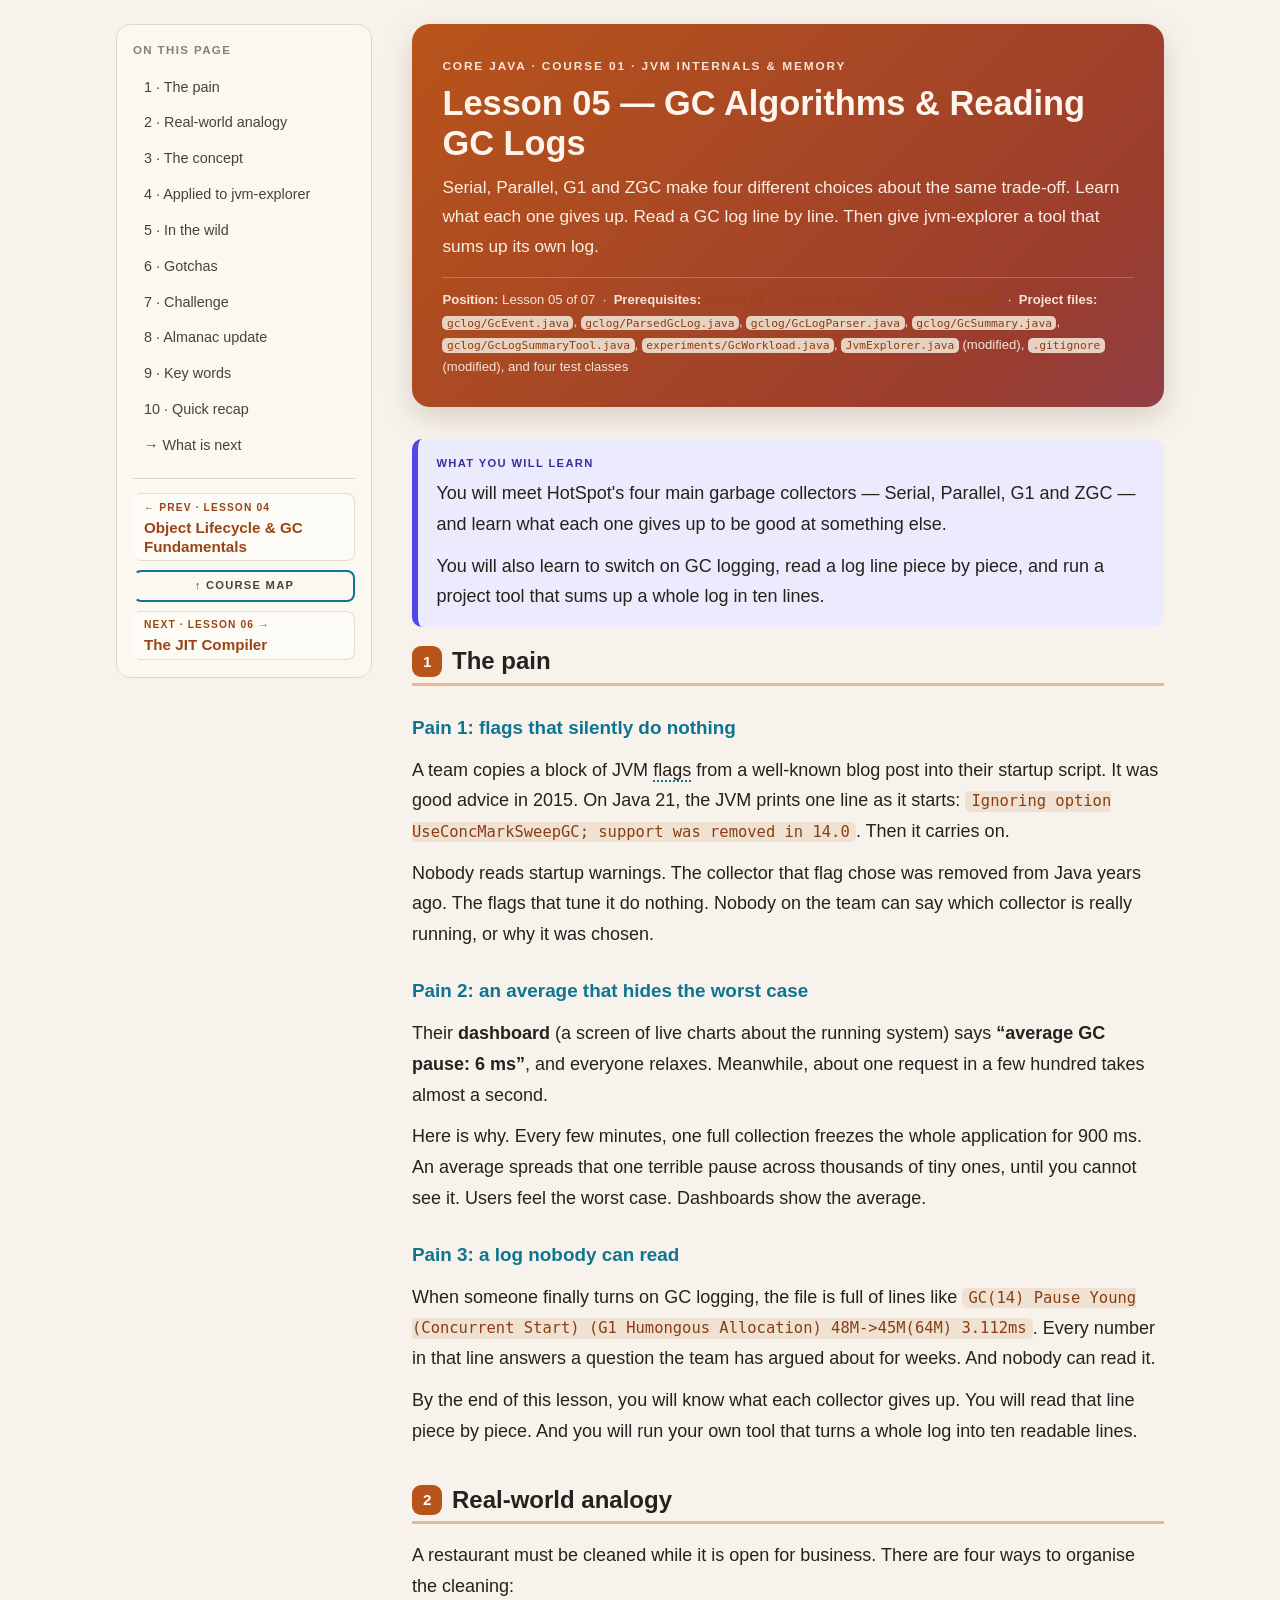
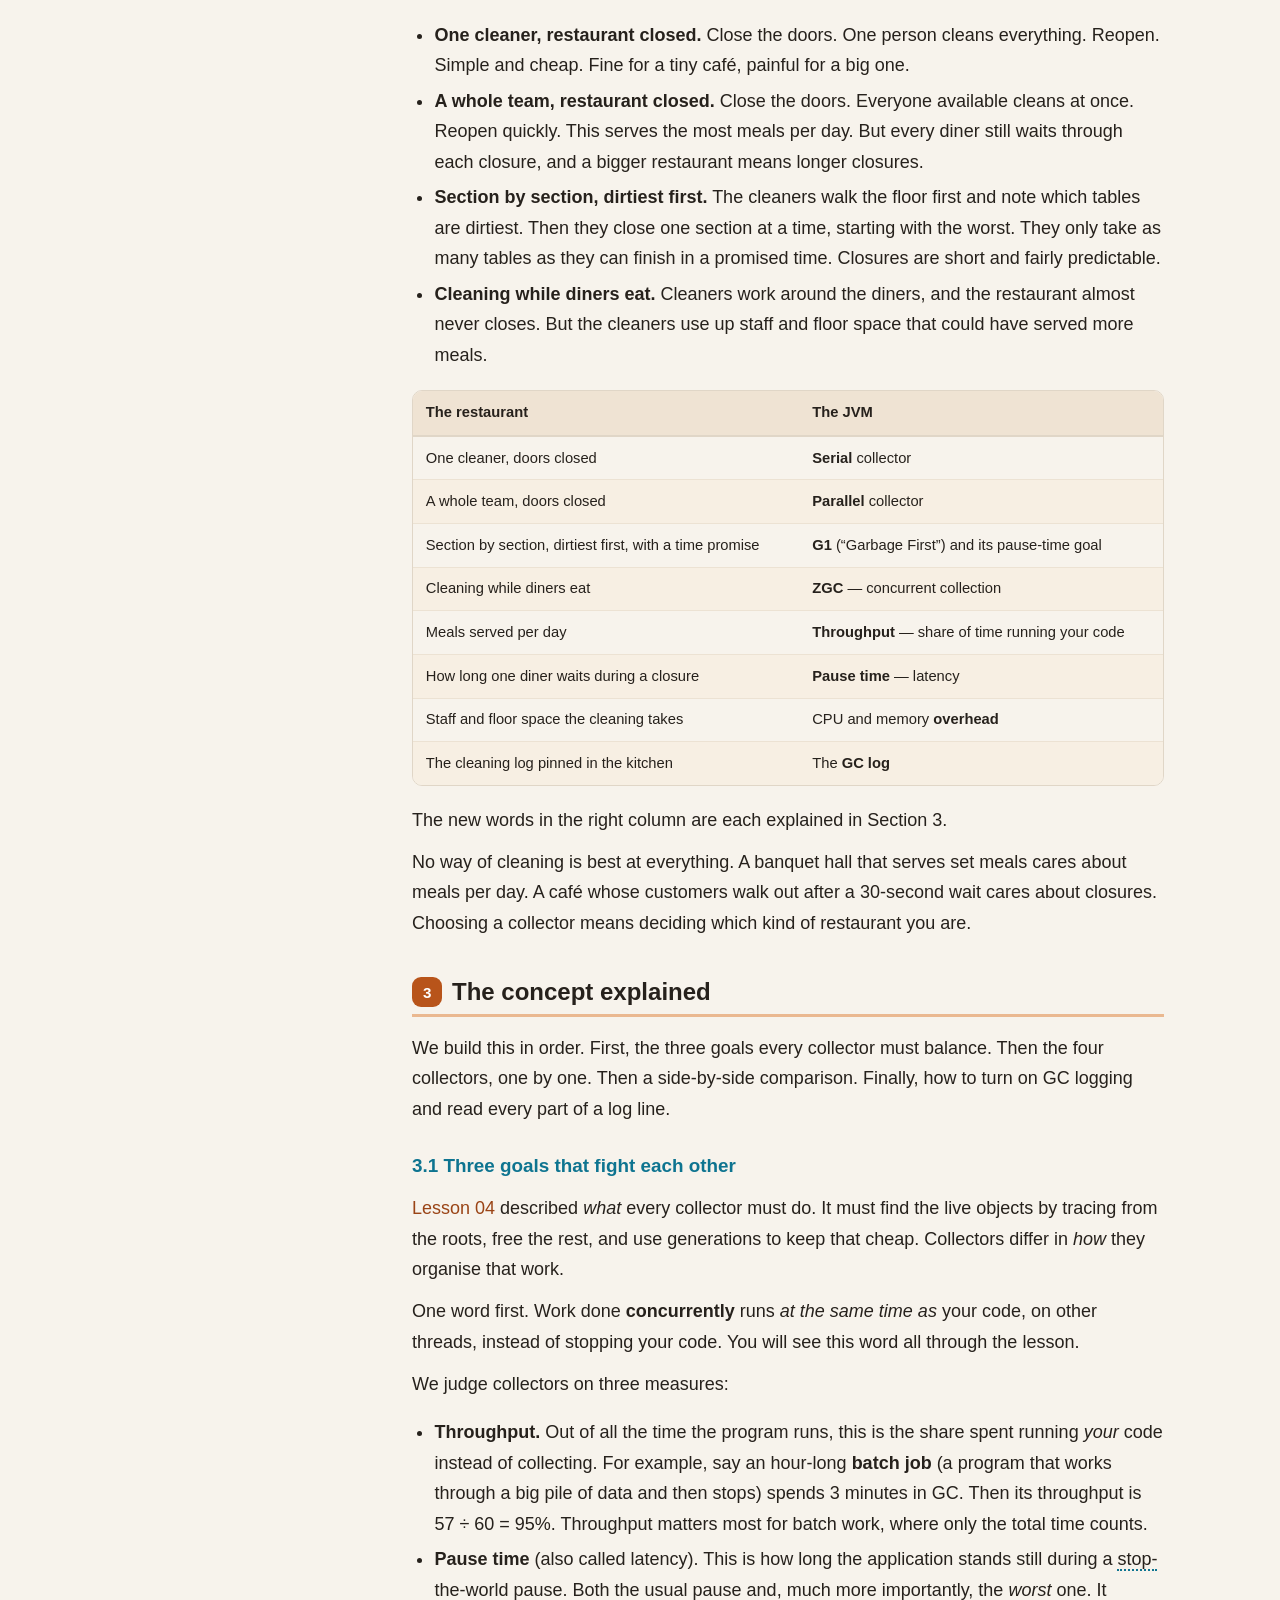
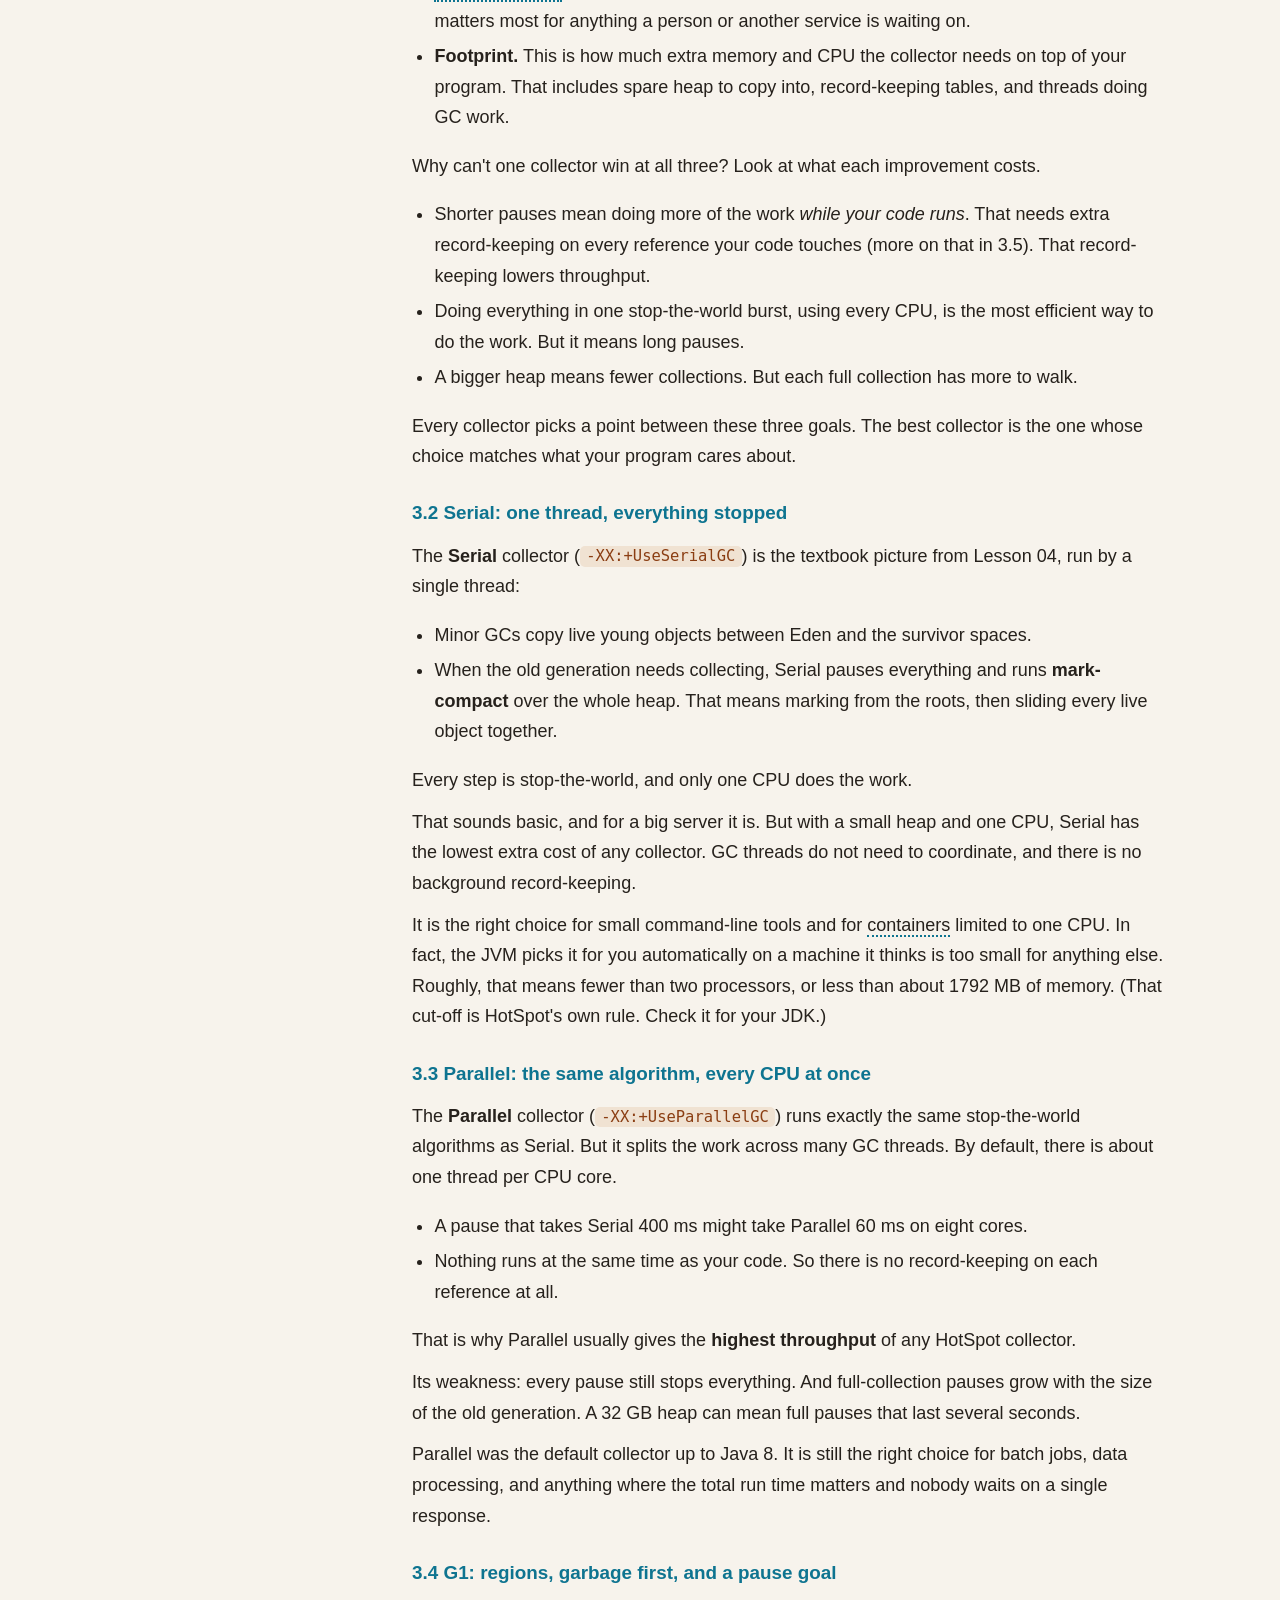
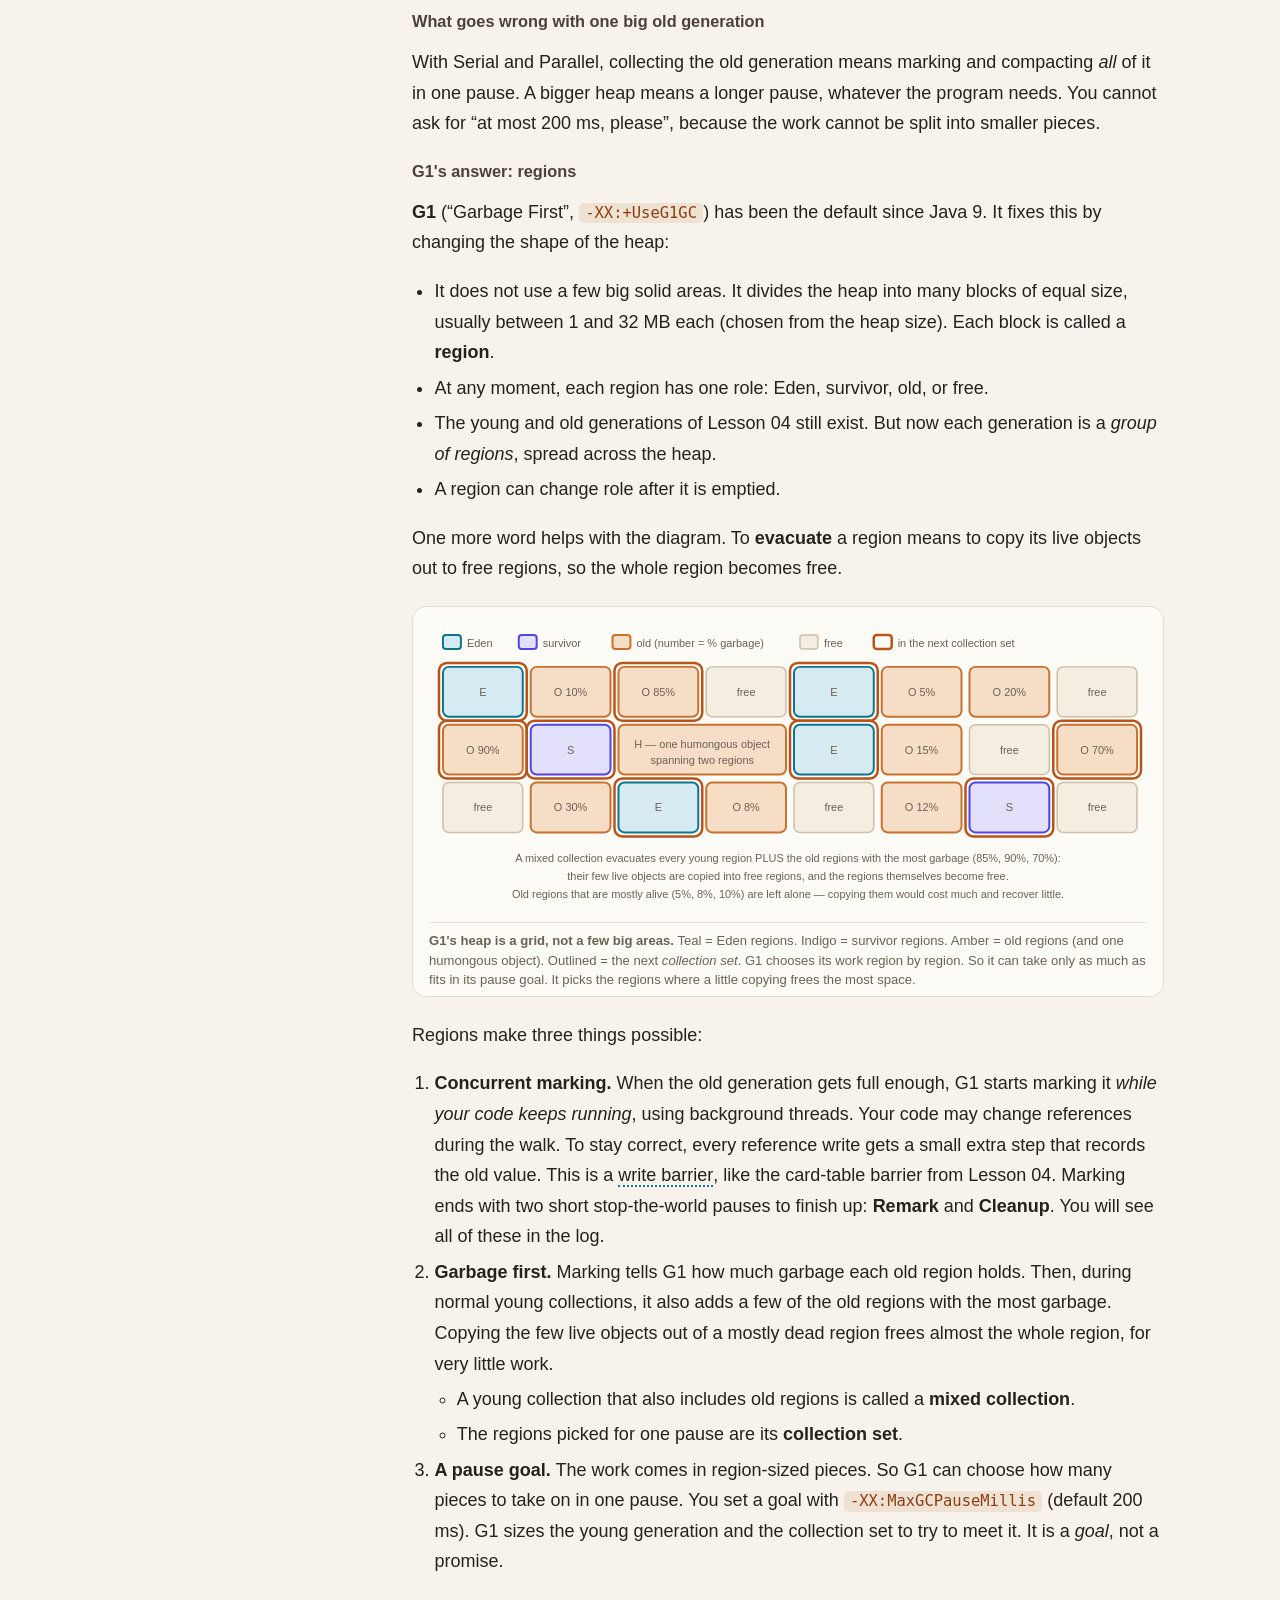
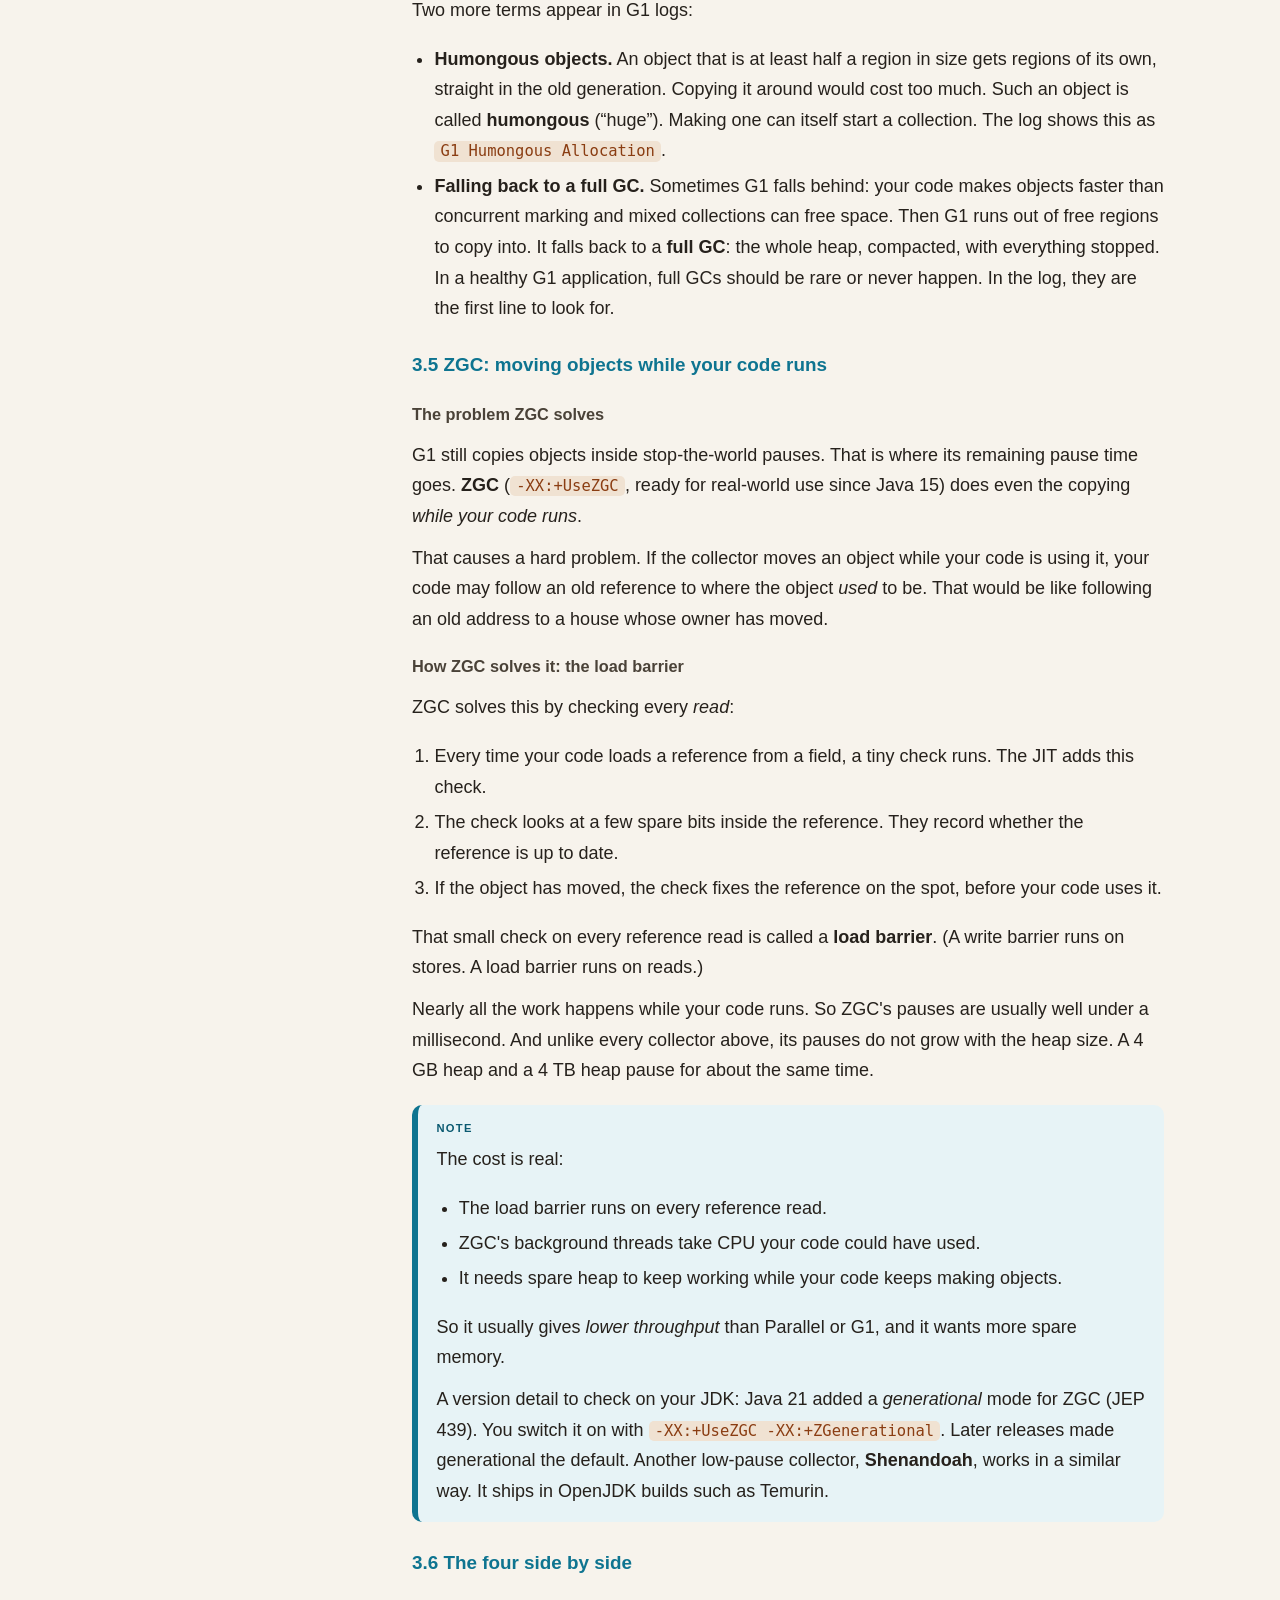
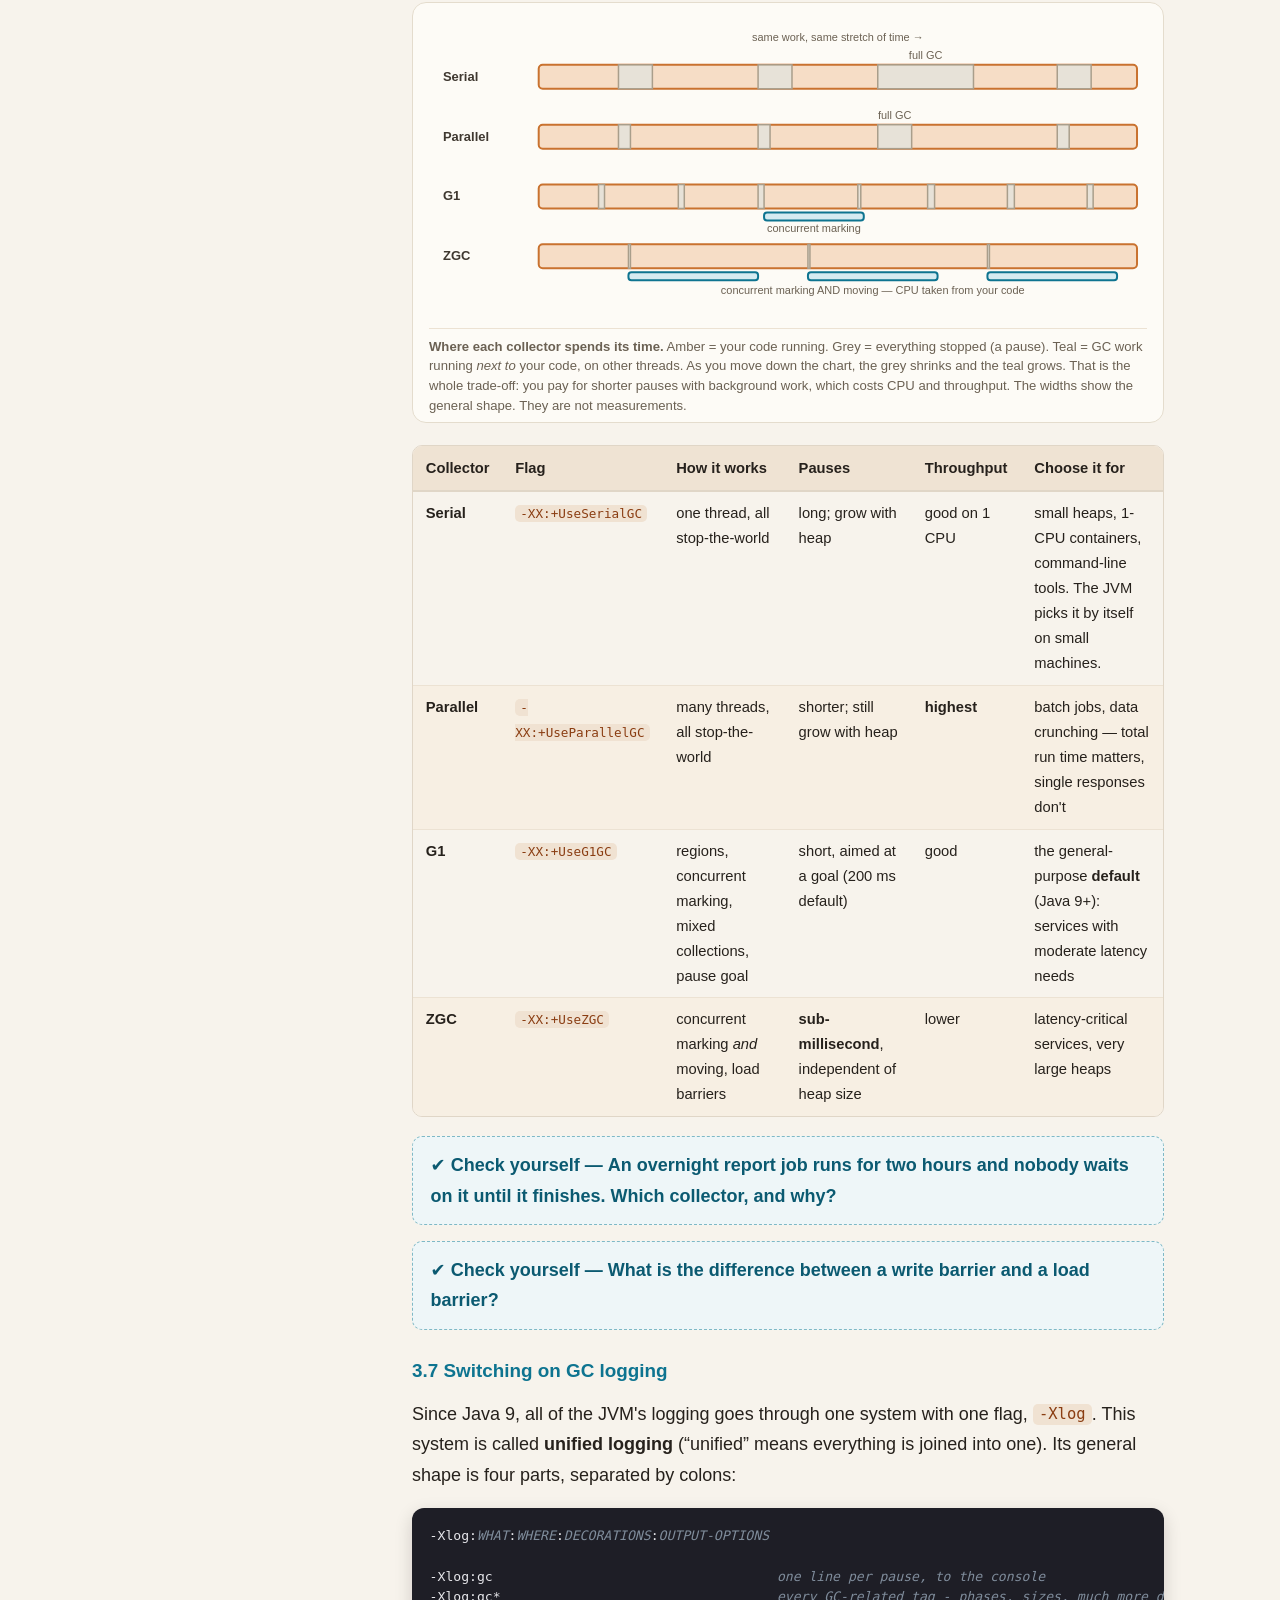
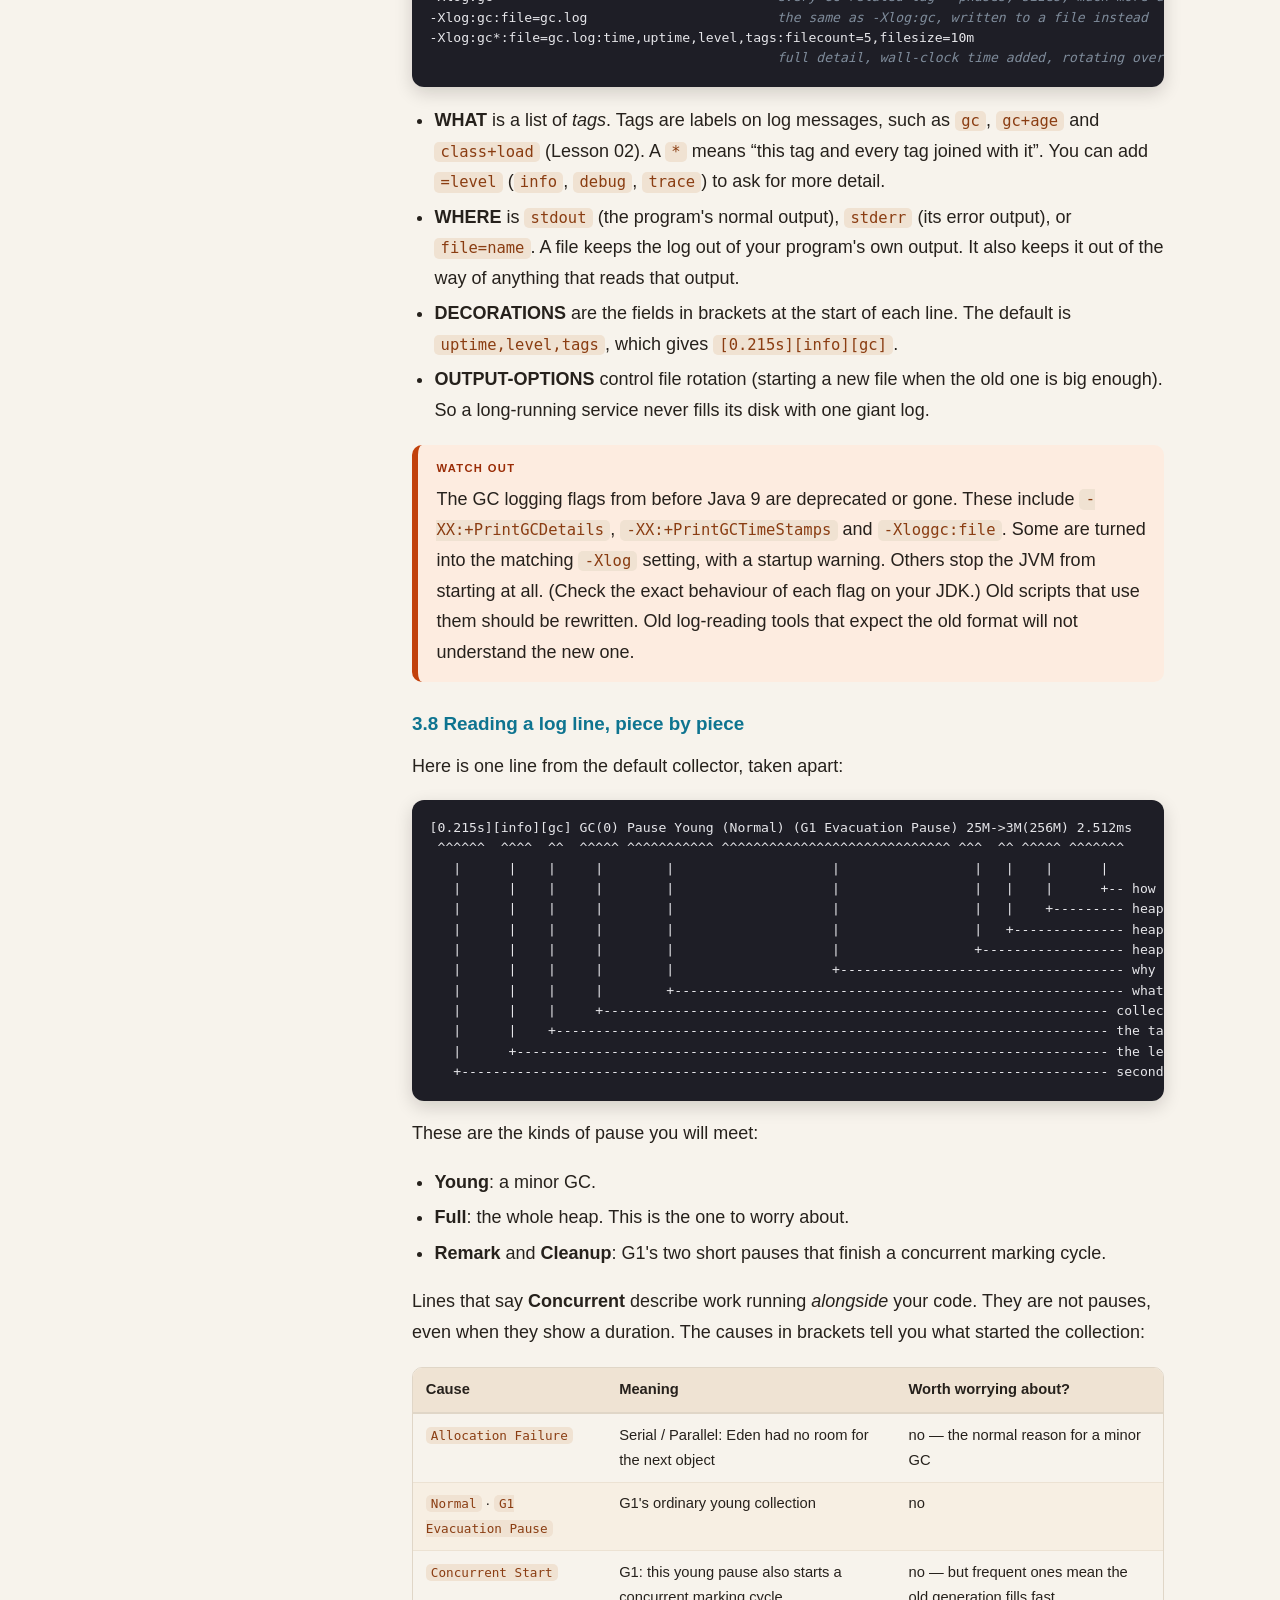
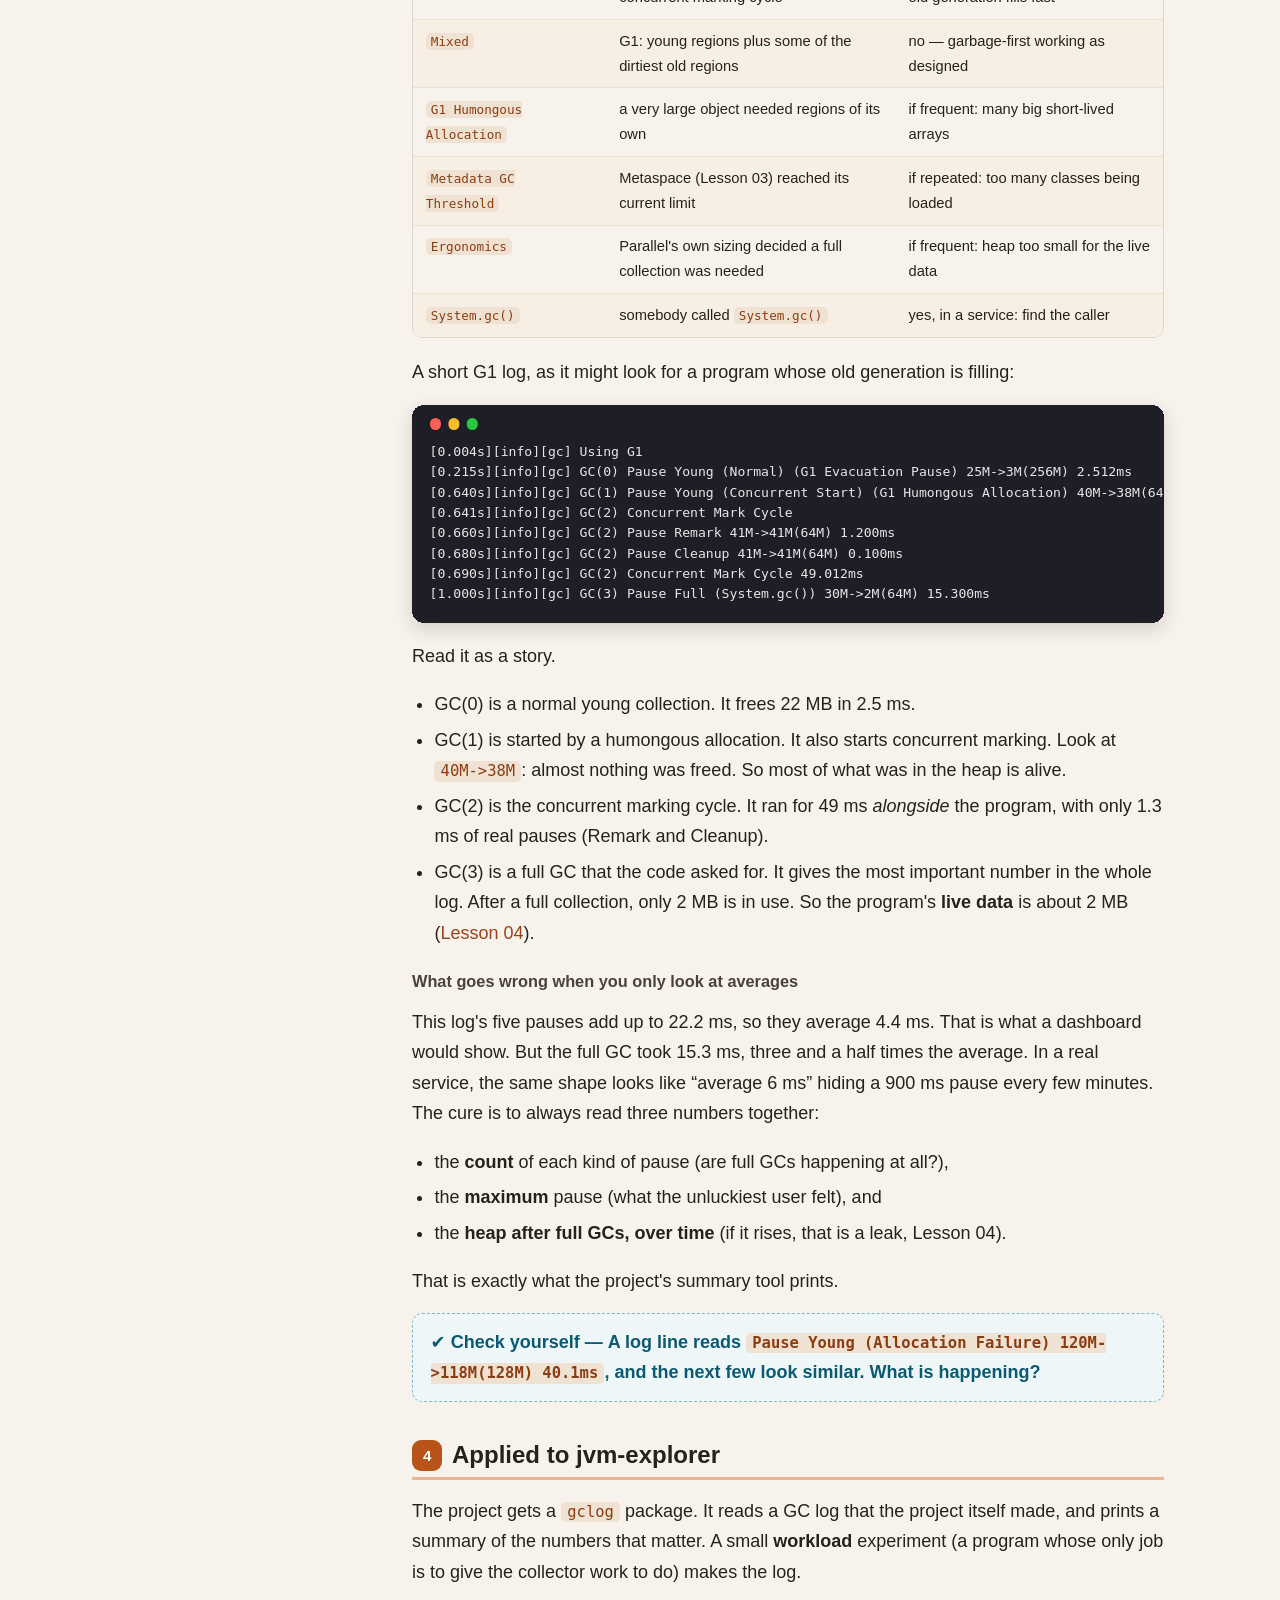
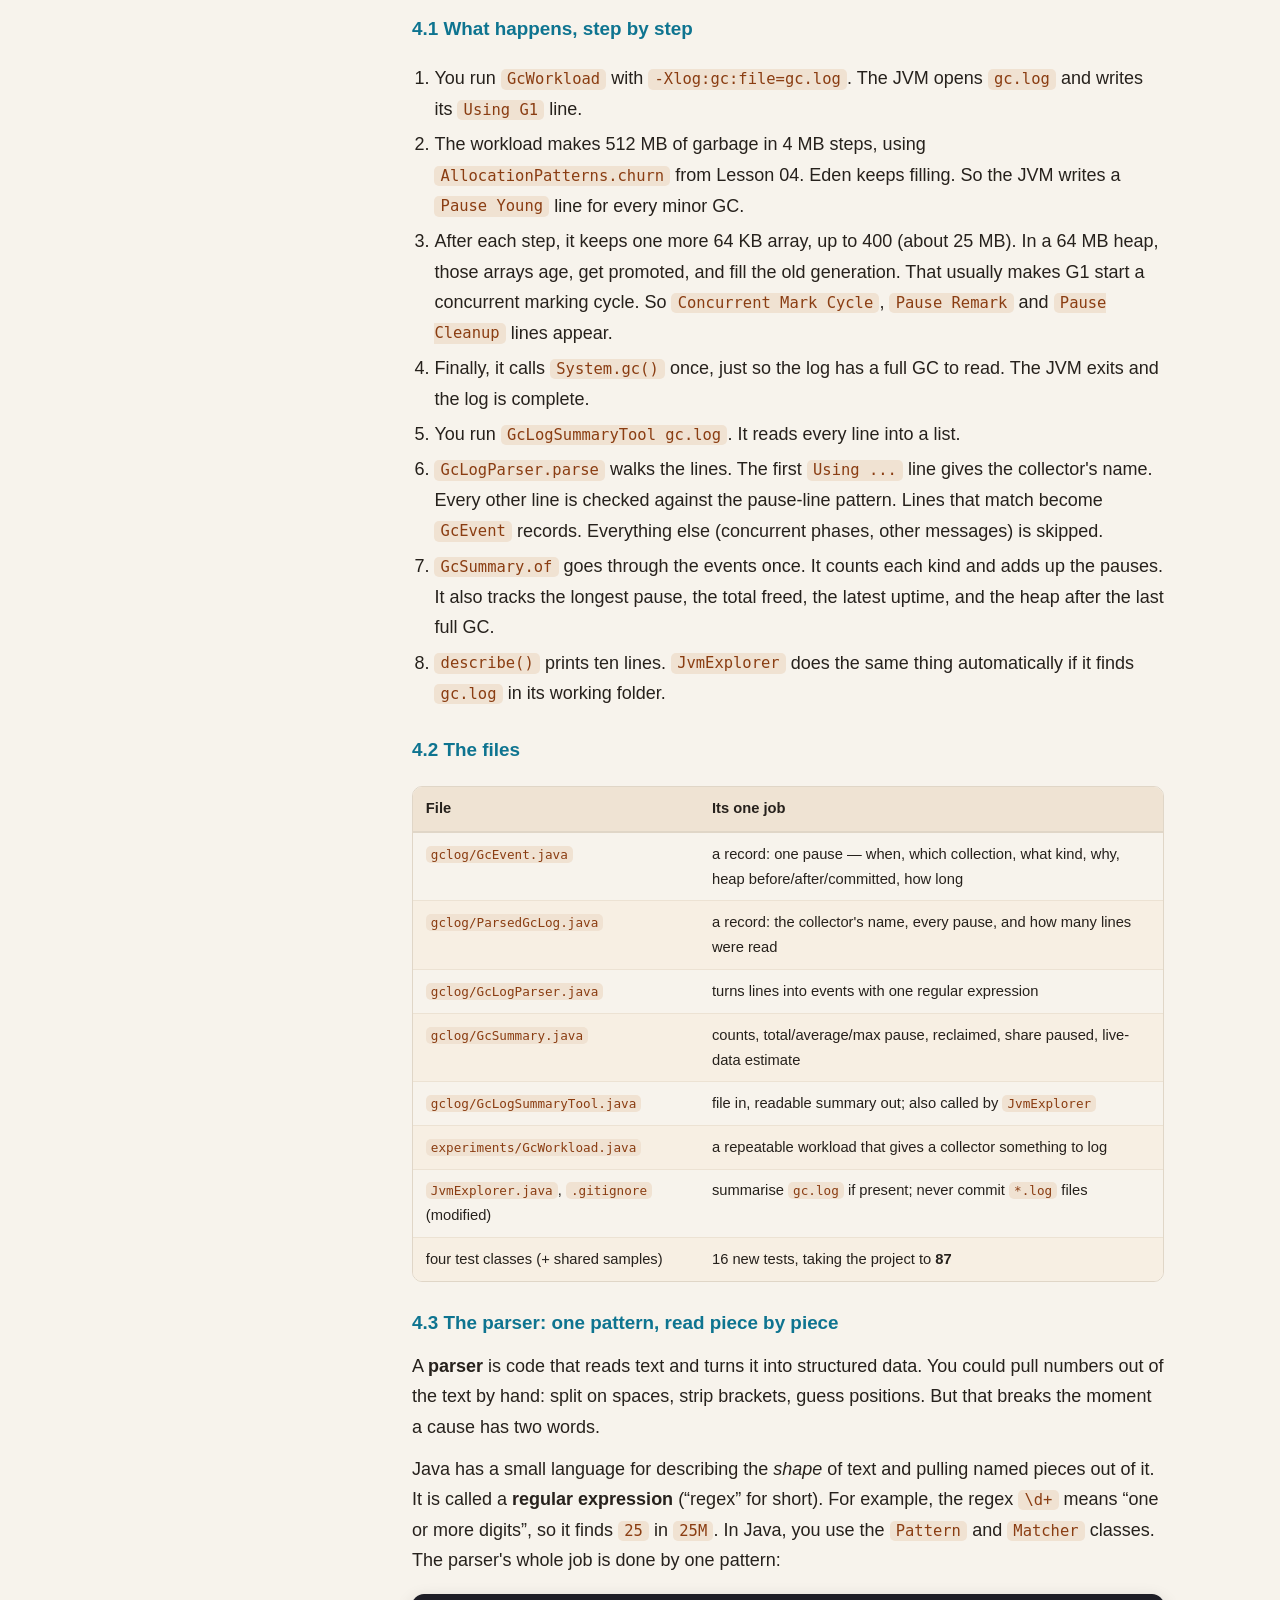
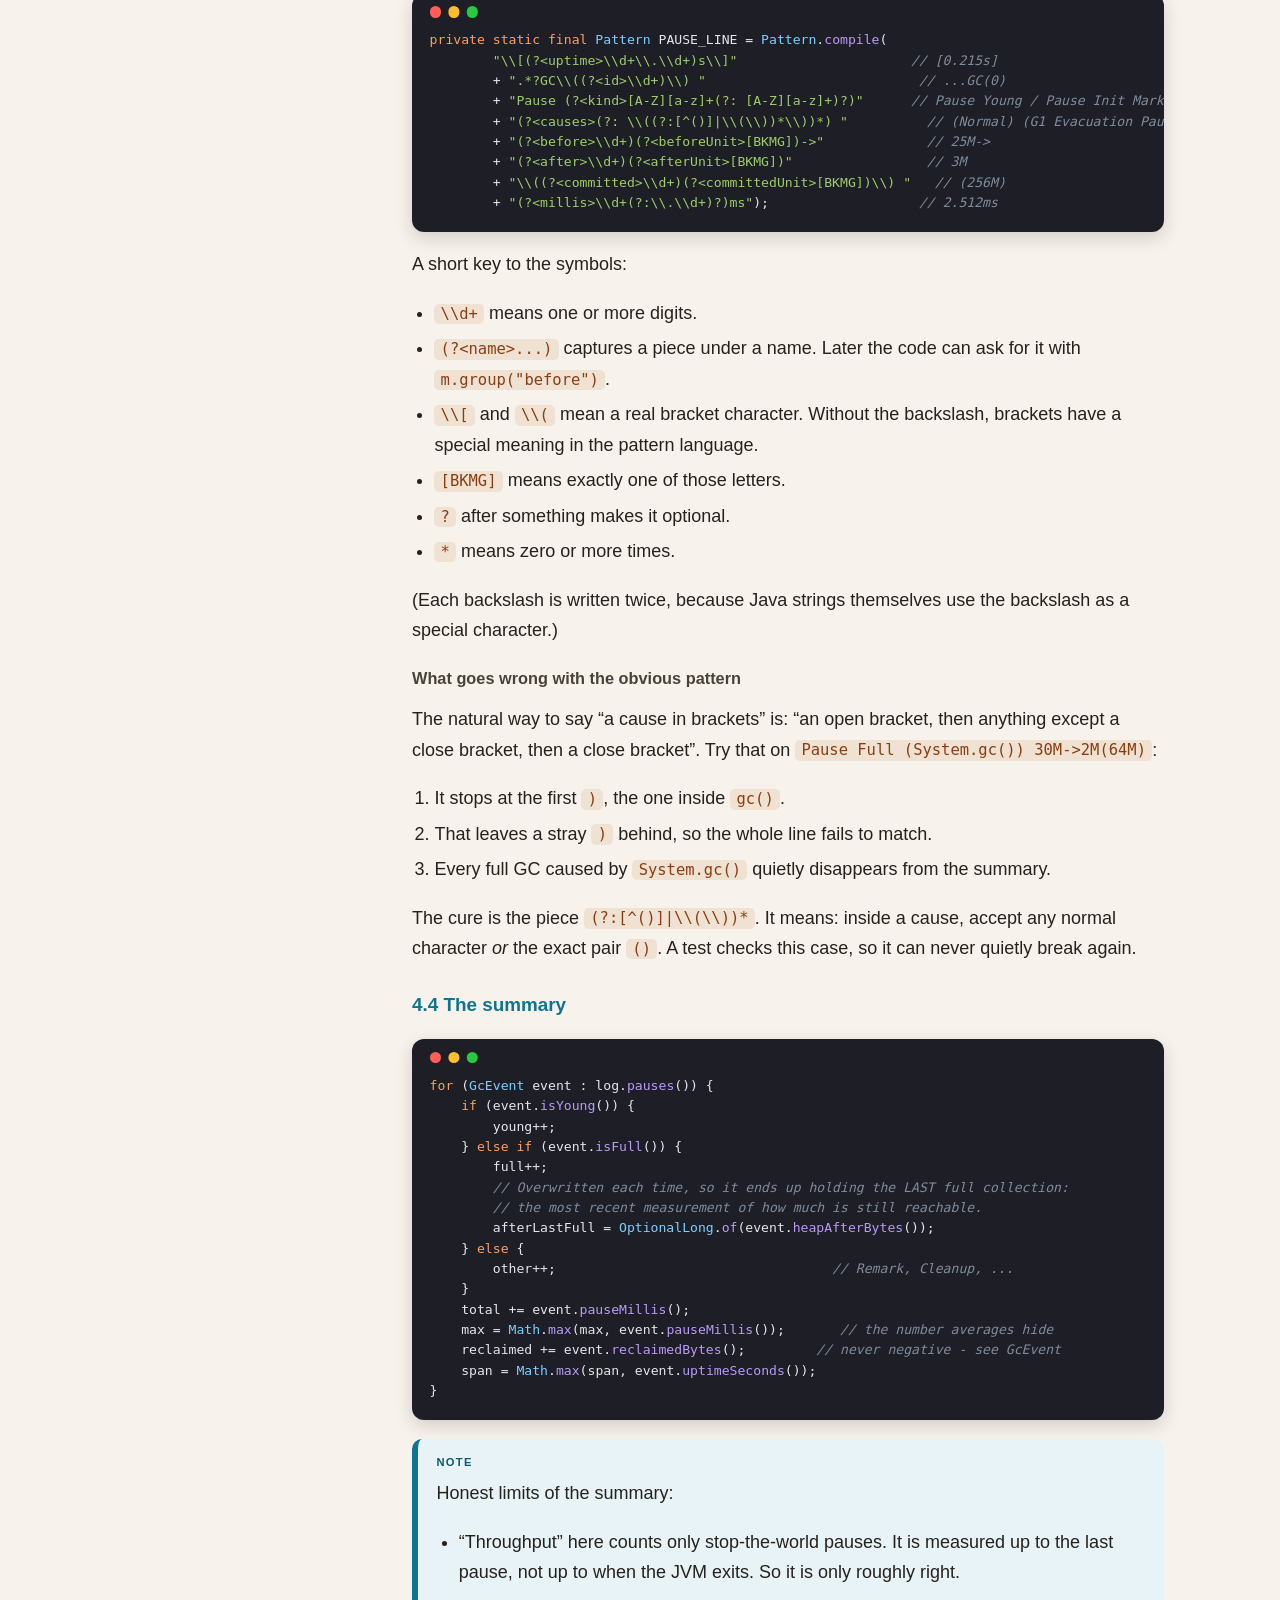
<file: lessons/phase-2-memory-and-gc/chapter-03-gc-and-jit/lesson-05-gc-algorithms-and-logs.html>
<!doctype html>
<html lang="en">
<head>
  <meta charset="utf-8">
  <meta name="viewport" content="width=device-width, initial-scale=1">
  <title>Lesson 05 — GC Algorithms &amp; Reading GC Logs · JVM Internals &amp; Memory</title>
  <link rel="stylesheet" href="../../assets/lesson.css">
</head>
<body>
<div class="page">

  <!-- ============================ TOC SIDEBAR ============================ -->
  <aside class="toc">
    <p class="toc-title">On this page</p>
    <ol>
      <li><a href="#s1">1 · The pain</a></li>
      <li><a href="#s2">2 · Real-world analogy</a></li>
      <li><a href="#s3">3 · The concept</a></li>
      <li><a href="#s4">4 · Applied to jvm-explorer</a></li>
      <li><a href="#s5">5 · In the wild</a></li>
      <li><a href="#s6">6 · Gotchas</a></li>
      <li><a href="#s7">7 · Challenge</a></li>
      <li><a href="#s8">8 · Almanac update</a></li>
      <li><a href="#s9">9 · Key words</a></li>
      <li><a href="#s10">10 · Quick recap</a></li>
      <li><a href="#next">→ What is next</a></li>
    </ol>
    <nav class="toc-nav" aria-label="Course navigation">
      <a class="navcard" href="../chapter-02-memory-and-objects/lesson-04-object-lifecycle-and-gc.html">
        <span class="navkicker">← Prev · Lesson 04</span>
        <span class="navtitle">Object Lifecycle &amp; GC Fundamentals</span>
      </a>
      <a class="navmap" href="../../index.html">↑ Course map</a>
      <a class="navcard" href="lesson-06-the-jit-compiler.html">
        <span class="navkicker">Next · Lesson 06 →</span>
        <span class="navtitle">The JIT Compiler</span>
      </a>
    </nav>
  </aside>

  <!-- ============================ MAIN CONTENT ============================ -->
  <main>

    <header class="banner">
      <p class="kicker">Core Java · Course 01 · JVM Internals &amp; Memory</p>
      <h1>Lesson 05 — GC Algorithms &amp; Reading GC Logs</h1>
      <p class="subtitle">Serial, Parallel, G1 and ZGC make four different choices about the same trade-off. Learn what each one gives up. Read a GC log line by line. Then give jvm-explorer a tool that sums up its own log.</p>
      <p class="meta">
        <strong>Position:</strong> Lesson 05 of 07 &nbsp;·&nbsp;
        <strong>Prerequisites:</strong> <a href="../chapter-02-memory-and-objects/lesson-04-object-lifecycle-and-gc.html">Lesson 04 — Object Lifecycle &amp; GC Fundamentals</a> &nbsp;·&nbsp;
        <strong>Project files:</strong> <code>gclog/GcEvent.java</code>, <code>gclog/ParsedGcLog.java</code>, <code>gclog/GcLogParser.java</code>, <code>gclog/GcSummary.java</code>, <code>gclog/GcLogSummaryTool.java</code>, <code>experiments/GcWorkload.java</code>, <code>JvmExplorer.java</code> (modified), <code>.gitignore</code> (modified), and four test classes
      </p>
    </header>

    <div class="callout learn">
      <p>You will meet HotSpot's four main garbage collectors — Serial, Parallel, G1 and ZGC — and learn what each one gives up to be good at something else.</p>
      <p>You will also learn to switch on GC logging, read a log line piece by piece, and run a project tool that sums up a whole log in ten lines.</p>
    </div>

    <!-- ===================== SECTION 1 — THE PAIN ===================== -->
    <section id="s1">
      <h2><span class="sec-num">1</span> The pain</h2>

      <h3>Pain 1: flags that silently do nothing</h3>

      <p>A team copies a block of JVM <span class="term" tabindex="0" data-def="An option added to a command, starting with a dash, such as -Xmx512m.">flags</span> from a well-known blog post into their startup script. It was good advice in 2015. On Java 21, the JVM prints one line as it starts: <code>Ignoring option UseConcMarkSweepGC; support was removed in 14.0</code>. Then it carries on.</p>

      <p>Nobody reads startup warnings. The collector that flag chose was removed from Java years ago. The flags that tune it do nothing. Nobody on the team can say which collector is really running, or why it was chosen.</p>

      <h3>Pain 2: an average that hides the worst case</h3>

      <p>Their <strong>dashboard</strong> (a screen of live charts about the running system) says <strong>&ldquo;average GC pause: 6 ms&rdquo;</strong>, and everyone relaxes. Meanwhile, about one request in a few hundred takes almost a second.</p>

      <p>Here is why. Every few minutes, one full collection freezes the whole application for 900 ms. An average spreads that one terrible pause across thousands of tiny ones, until you cannot see it. Users feel the worst case. Dashboards show the average.</p>

      <h3>Pain 3: a log nobody can read</h3>

      <p>When someone finally turns on GC logging, the file is full of lines like <code>GC(14) Pause Young (Concurrent Start) (G1 Humongous Allocation) 48M-&gt;45M(64M) 3.112ms</code>. Every number in that line answers a question the team has argued about for weeks. And nobody can read it.</p>

      <p>By the end of this lesson, you will know what each collector gives up. You will read that line piece by piece. And you will run your own tool that turns a whole log into ten readable lines.</p>
    </section>

    <!-- ===================== SECTION 2 — ANALOGY ===================== -->
    <section id="s2">
      <h2><span class="sec-num">2</span> Real-world analogy</h2>

      <p>A restaurant must be cleaned while it is open for business. There are four ways to organise the cleaning:</p>

      <ul>
        <li><strong>One cleaner, restaurant closed.</strong> Close the doors. One person cleans everything. Reopen. Simple and cheap. Fine for a tiny café, painful for a big one.</li>
        <li><strong>A whole team, restaurant closed.</strong> Close the doors. Everyone available cleans at once. Reopen quickly. This serves the most meals per day. But every diner still waits through each closure, and a bigger restaurant means longer closures.</li>
        <li><strong>Section by section, dirtiest first.</strong> The cleaners walk the floor first and note which tables are dirtiest. Then they close one section at a time, starting with the worst. They only take as many tables as they can finish in a promised time. Closures are short and fairly predictable.</li>
        <li><strong>Cleaning while diners eat.</strong> Cleaners work around the diners, and the restaurant almost never closes. But the cleaners use up staff and floor space that could have served more meals.</li>
      </ul>

      <div class="table-wrap">
        <table>
          <thead><tr><th>The restaurant</th><th>The JVM</th></tr></thead>
          <tbody>
            <tr><td>One cleaner, doors closed</td><td><strong>Serial</strong> collector</td></tr>
            <tr><td>A whole team, doors closed</td><td><strong>Parallel</strong> collector</td></tr>
            <tr><td>Section by section, dirtiest first, with a time promise</td><td><strong>G1</strong> (&ldquo;Garbage First&rdquo;) and its pause-time goal</td></tr>
            <tr><td>Cleaning while diners eat</td><td><strong>ZGC</strong> — concurrent collection</td></tr>
            <tr><td>Meals served per day</td><td><strong>Throughput</strong> — share of time running your code</td></tr>
            <tr><td>How long one diner waits during a closure</td><td><strong>Pause time</strong> — latency</td></tr>
            <tr><td>Staff and floor space the cleaning takes</td><td>CPU and memory <strong>overhead</strong></td></tr>
            <tr><td>The cleaning log pinned in the kitchen</td><td>The <strong>GC log</strong></td></tr>
          </tbody>
        </table>
      </div>

      <p>The new words in the right column are each explained in Section 3.</p>

      <p>No way of cleaning is best at everything. A banquet hall that serves set meals cares about meals per day. A café whose customers walk out after a 30-second wait cares about closures. Choosing a collector means deciding which kind of restaurant you are.</p>
    </section>

    <!-- ===================== SECTION 3 — CONCEPT ===================== -->
    <section id="s3">
      <h2><span class="sec-num">3</span> The concept explained</h2>

      <p>We build this in order. First, the three goals every collector must balance. Then the four collectors, one by one. Then a side-by-side comparison. Finally, how to turn on GC logging and read every part of a log line.</p>

      <h3>3.1 Three goals that fight each other</h3>

      <p><a href="../chapter-02-memory-and-objects/lesson-04-object-lifecycle-and-gc.html">Lesson 04</a> described <em>what</em> every collector must do. It must find the live objects by tracing from the roots, free the rest, and use generations to keep that cheap. Collectors differ in <em>how</em> they organise that work.</p>

      <p>One word first. Work done <strong>concurrently</strong> runs <em>at the same time as</em> your code, on other threads, instead of stopping your code. You will see this word all through the lesson.</p>

      <p>We judge collectors on three measures:</p>

      <ul>
        <li><strong>Throughput.</strong> Out of all the time the program runs, this is the share spent running <em>your</em> code instead of collecting. For example, say an hour-long <strong>batch job</strong> (a program that works through a big pile of data and then stops) spends 3 minutes in GC. Then its throughput is 57 ÷ 60 = 95%. Throughput matters most for batch work, where only the total time counts.</li>
        <li><strong>Pause time</strong> (also called latency). This is how long the application stands still during a <span class="term" tabindex="0" data-def="A period during which every application thread is paused so the collector can work safely. The 'freeze' users notice.">stop-the-world pause</span>. Both the usual pause and, much more importantly, the <em>worst</em> one. It matters most for anything a person or another service is waiting on.</li>
        <li><strong>Footprint.</strong> This is how much extra memory and CPU the collector needs on top of your program. That includes spare heap to copy into, record-keeping tables, and threads doing GC work.</li>
      </ul>

      <p>Why can't one collector win at all three? Look at what each improvement costs.</p>
      <ul>
        <li>Shorter pauses mean doing more of the work <em>while your code runs</em>. That needs extra record-keeping on every reference your code touches (more on that in 3.5). That record-keeping lowers throughput.</li>
        <li>Doing everything in one stop-the-world burst, using every CPU, is the most efficient way to do the work. But it means long pauses.</li>
        <li>A bigger heap means fewer collections. But each full collection has more to walk.</li>
      </ul>
      <p>Every collector picks a point between these three goals. The best collector is the one whose choice matches what your program cares about.</p>

      <h3>3.2 Serial: one thread, everything stopped</h3>

      <p>The <strong>Serial</strong> collector (<code>-XX:+UseSerialGC</code>) is the textbook picture from Lesson 04, run by a single thread:</p>
      <ul>
        <li>Minor GCs copy live young objects between Eden and the survivor spaces.</li>
        <li>When the old generation needs collecting, Serial pauses everything and runs <strong>mark-compact</strong> over the whole heap. That means marking from the roots, then sliding every live object together.</li>
      </ul>
      <p>Every step is stop-the-world, and only one CPU does the work.</p>

      <p>That sounds basic, and for a big server it is. But with a small heap and one CPU, Serial has the lowest extra cost of any collector. GC threads do not need to coordinate, and there is no background record-keeping.</p>

      <p>It is the right choice for small command-line tools and for <span class="term" tabindex="0" data-def="A sealed box with its own memory and CPU limits that a service runs in, managed by tools like Docker or Kubernetes.">containers</span> limited to one CPU. In fact, the JVM picks it for you automatically on a machine it thinks is too small for anything else. Roughly, that means fewer than two processors, or less than about 1792 MB of memory. (That cut-off is HotSpot's own rule. Check it for your JDK.)</p>

      <h3>3.3 Parallel: the same algorithm, every CPU at once</h3>

      <p>The <strong>Parallel</strong> collector (<code>-XX:+UseParallelGC</code>) runs exactly the same stop-the-world algorithms as Serial. But it splits the work across many GC threads. By default, there is about one thread per CPU core.</p>
      <ul>
        <li>A pause that takes Serial 400 ms might take Parallel 60 ms on eight cores.</li>
        <li>Nothing runs at the same time as your code. So there is no record-keeping on each reference at all.</li>
      </ul>
      <p>That is why Parallel usually gives the <strong>highest throughput</strong> of any HotSpot collector.</p>

      <p>Its weakness: every pause still stops everything. And full-collection pauses grow with the size of the old generation. A 32 GB heap can mean full pauses that last several seconds.</p>

      <p>Parallel was the default collector up to Java 8. It is still the right choice for batch jobs, data processing, and anything where the total run time matters and nobody waits on a single response.</p>

      <h3>3.4 G1: regions, garbage first, and a pause goal</h3>

      <h4>What goes wrong with one big old generation</h4>

      <p>With Serial and Parallel, collecting the old generation means marking and compacting <em>all</em> of it in one pause. A bigger heap means a longer pause, whatever the program needs. You cannot ask for &ldquo;at most 200 ms, please&rdquo;, because the work cannot be split into smaller pieces.</p>

      <h4>G1's answer: regions</h4>

      <p><strong>G1</strong> (&ldquo;Garbage First&rdquo;, <code>-XX:+UseG1GC</code>) has been the default since Java 9. It fixes this by changing the shape of the heap:</p>
      <ul>
        <li>It does not use a few big solid areas. It divides the heap into many blocks of equal size, usually between 1 and 32 MB each (chosen from the heap size). Each block is called a <strong>region</strong>.</li>
        <li>At any moment, each region has one role: Eden, survivor, old, or free.</li>
        <li>The young and old generations of Lesson 04 still exist. But now each generation is a <em>group of regions</em>, spread across the heap.</li>
        <li>A region can change role after it is emptied.</li>
      </ul>

      <p>One more word helps with the diagram. To <strong>evacuate</strong> a region means to copy its live objects out to free regions, so the whole region becomes free.</p>

      <figure class="fig">
        <svg viewBox="0 0 720 290" role="img" aria-label="A G1 heap drawn as a grid of equal regions. Some are Eden, some survivor, many old, two adjacent regions hold one humongous object, and the rest are free. A few old regions holding mostly garbage are outlined as the collection set for the next mixed collection, together with all the young regions.">
          <!-- legend -->
          <rect class="fig-infra" x="14" y="12" width="18" height="14" rx="3"/><text class="fig-small" x="38" y="24">Eden</text>
          <rect class="fig-accent2" x="90" y="12" width="18" height="14" rx="3"/><text class="fig-small" x="114" y="24">survivor</text>
          <rect class="fig-code" x="184" y="12" width="18" height="14" rx="3"/><text class="fig-small" x="208" y="24">old (number = % garbage)</text>
          <rect class="fig-box" x="372" y="12" width="18" height="14" rx="3"/><text class="fig-small" x="396" y="24">free</text>
          <rect class="fig-arrow-accent" x="446" y="12" width="18" height="14" rx="3"/><text class="fig-small" x="470" y="24">in the next collection set</text>

          <!-- row 1 -->
          <rect class="fig-infra" x="14" y="44" width="80" height="50" rx="6"/><text class="fig-small" x="54" y="73" text-anchor="middle">E</text>
          <rect class="fig-code" x="102" y="44" width="80" height="50" rx="6"/><text class="fig-small" x="142" y="73" text-anchor="middle">O 10%</text>
          <rect class="fig-code" x="190" y="44" width="80" height="50" rx="6"/><text class="fig-small" x="230" y="73" text-anchor="middle">O 85%</text>
          <rect class="fig-box" x="278" y="44" width="80" height="50" rx="6"/><text class="fig-small" x="318" y="73" text-anchor="middle">free</text>
          <rect class="fig-infra" x="366" y="44" width="80" height="50" rx="6"/><text class="fig-small" x="406" y="73" text-anchor="middle">E</text>
          <rect class="fig-code" x="454" y="44" width="80" height="50" rx="6"/><text class="fig-small" x="494" y="73" text-anchor="middle">O 5%</text>
          <rect class="fig-code" x="542" y="44" width="80" height="50" rx="6"/><text class="fig-small" x="582" y="73" text-anchor="middle">O 20%</text>
          <rect class="fig-box" x="630" y="44" width="80" height="50" rx="6"/><text class="fig-small" x="670" y="73" text-anchor="middle">free</text>

          <!-- row 2 -->
          <rect class="fig-code" x="14" y="102" width="80" height="50" rx="6"/><text class="fig-small" x="54" y="131" text-anchor="middle">O 90%</text>
          <rect class="fig-accent2" x="102" y="102" width="80" height="50" rx="6"/><text class="fig-small" x="142" y="131" text-anchor="middle">S</text>
          <rect class="fig-code" x="190" y="102" width="168" height="50" rx="6"/><text class="fig-small" x="274" y="125" text-anchor="middle">H — one humongous object</text><text class="fig-small" x="274" y="141" text-anchor="middle">spanning two regions</text>
          <rect class="fig-infra" x="366" y="102" width="80" height="50" rx="6"/><text class="fig-small" x="406" y="131" text-anchor="middle">E</text>
          <rect class="fig-code" x="454" y="102" width="80" height="50" rx="6"/><text class="fig-small" x="494" y="131" text-anchor="middle">O 15%</text>
          <rect class="fig-box" x="542" y="102" width="80" height="50" rx="6"/><text class="fig-small" x="582" y="131" text-anchor="middle">free</text>
          <rect class="fig-code" x="630" y="102" width="80" height="50" rx="6"/><text class="fig-small" x="670" y="131" text-anchor="middle">O 70%</text>

          <!-- row 3 -->
          <rect class="fig-box" x="14" y="160" width="80" height="50" rx="6"/><text class="fig-small" x="54" y="189" text-anchor="middle">free</text>
          <rect class="fig-code" x="102" y="160" width="80" height="50" rx="6"/><text class="fig-small" x="142" y="189" text-anchor="middle">O 30%</text>
          <rect class="fig-infra" x="190" y="160" width="80" height="50" rx="6"/><text class="fig-small" x="230" y="189" text-anchor="middle">E</text>
          <rect class="fig-code" x="278" y="160" width="80" height="50" rx="6"/><text class="fig-small" x="318" y="189" text-anchor="middle">O 8%</text>
          <rect class="fig-box" x="366" y="160" width="80" height="50" rx="6"/><text class="fig-small" x="406" y="189" text-anchor="middle">free</text>
          <rect class="fig-code" x="454" y="160" width="80" height="50" rx="6"/><text class="fig-small" x="494" y="189" text-anchor="middle">O 12%</text>
          <rect class="fig-accent2" x="542" y="160" width="80" height="50" rx="6"/><text class="fig-small" x="582" y="189" text-anchor="middle">S</text>
          <rect class="fig-box" x="630" y="160" width="80" height="50" rx="6"/><text class="fig-small" x="670" y="189" text-anchor="middle">free</text>

          <!-- the collection set: all young regions + the three dirtiest old regions -->
          <rect class="fig-arrow-accent" x="10" y="40" width="88" height="58" rx="8"/>
          <rect class="fig-arrow-accent" x="186" y="40" width="88" height="58" rx="8"/>
          <rect class="fig-arrow-accent" x="362" y="40" width="88" height="58" rx="8"/>
          <rect class="fig-arrow-accent" x="10" y="98" width="88" height="58" rx="8"/>
          <rect class="fig-arrow-accent" x="98" y="98" width="88" height="58" rx="8"/>
          <rect class="fig-arrow-accent" x="362" y="98" width="88" height="58" rx="8"/>
          <rect class="fig-arrow-accent" x="626" y="98" width="88" height="58" rx="8"/>
          <rect class="fig-arrow-accent" x="186" y="156" width="88" height="58" rx="8"/>
          <rect class="fig-arrow-accent" x="538" y="156" width="88" height="58" rx="8"/>

          <text class="fig-small" x="360" y="240" text-anchor="middle">A mixed collection evacuates every young region PLUS the old regions with the most garbage (85%, 90%, 70%):</text>
          <text class="fig-small" x="360" y="258" text-anchor="middle">their few live objects are copied into free regions, and the regions themselves become free.</text>
          <text class="fig-small" x="360" y="276" text-anchor="middle">Old regions that are mostly alive (5%, 8%, 10%) are left alone — copying them would cost much and recover little.</text>
        </svg>
        <figcaption><strong>G1's heap is a grid, not a few big areas.</strong> Teal = Eden regions. Indigo = survivor regions. Amber = old regions (and one humongous object). Outlined = the next <em>collection set</em>. G1 chooses its work region by region. So it can take only as much as fits in its pause goal. It picks the regions where a little copying frees the most space.</figcaption>
      </figure>

      <p>Regions make three things possible:</p>

      <ol>
        <li><strong>Concurrent marking.</strong> When the old generation gets full enough, G1 starts marking it <em>while your code keeps running</em>, using background threads. Your code may change references during the walk. To stay correct, every reference write gets a small extra step that records the old value. This is a <span class="term" tabindex="0" data-def="A small piece of code the JIT adds to every reference store, so the collector can keep its bookkeeping correct (for example, marking a card dirty).">write barrier</span>, like the card-table barrier from Lesson 04. Marking ends with two short stop-the-world pauses to finish up: <strong>Remark</strong> and <strong>Cleanup</strong>. You will see all of these in the log.</li>
        <li><strong>Garbage first.</strong> Marking tells G1 how much garbage each old region holds. Then, during normal young collections, it also adds a few of the old regions with the most garbage. Copying the few live objects out of a mostly dead region frees almost the whole region, for very little work.
          <ul>
            <li>A young collection that also includes old regions is called a <strong>mixed collection</strong>.</li>
            <li>The regions picked for one pause are its <strong>collection set</strong>.</li>
          </ul></li>
        <li><strong>A pause goal.</strong> The work comes in region-sized pieces. So G1 can choose how many pieces to take on in one pause. You set a goal with <code>-XX:MaxGCPauseMillis</code> (default 200 ms). G1 sizes the young generation and the collection set to try to meet it. It is a <em>goal</em>, not a promise.</li>
      </ol>

      <p>Two more terms appear in G1 logs:</p>
      <ul>
        <li><strong>Humongous objects.</strong> An object that is at least half a region in size gets regions of its own, straight in the old generation. Copying it around would cost too much. Such an object is called <strong>humongous</strong> (&ldquo;huge&rdquo;). Making one can itself start a collection. The log shows this as <code>G1 Humongous Allocation</code>.</li>
        <li><strong>Falling back to a full GC.</strong> Sometimes G1 falls behind: your code makes objects faster than concurrent marking and mixed collections can free space. Then G1 runs out of free regions to copy into. It falls back to a <strong>full GC</strong>: the whole heap, compacted, with everything stopped. In a healthy G1 application, full GCs should be rare or never happen. In the log, they are the first line to look for.</li>
      </ul>

      <h3>3.5 ZGC: moving objects while your code runs</h3>

      <h4>The problem ZGC solves</h4>

      <p>G1 still copies objects inside stop-the-world pauses. That is where its remaining pause time goes. <strong>ZGC</strong> (<code>-XX:+UseZGC</code>, ready for real-world use since Java 15) does even the copying <em>while your code runs</em>.</p>

      <p>That causes a hard problem. If the collector moves an object while your code is using it, your code may follow an old reference to where the object <em>used</em> to be. That would be like following an old address to a house whose owner has moved.</p>

      <h4>How ZGC solves it: the load barrier</h4>

      <p>ZGC solves this by checking every <em>read</em>:</p>
      <ol>
        <li>Every time your code loads a reference from a field, a tiny check runs. The JIT adds this check.</li>
        <li>The check looks at a few spare bits inside the reference. They record whether the reference is up to date.</li>
        <li>If the object has moved, the check fixes the reference on the spot, before your code uses it.</li>
      </ol>
      <p>That small check on every reference read is called a <strong>load barrier</strong>. (A write barrier runs on stores. A load barrier runs on reads.)</p>

      <p>Nearly all the work happens while your code runs. So ZGC's pauses are usually well under a millisecond. And unlike every collector above, its pauses do not grow with the heap size. A 4 GB heap and a 4 TB heap pause for about the same time.</p>

      <div class="callout note">
        <p>The cost is real:</p>
        <ul>
          <li>The load barrier runs on every reference read.</li>
          <li>ZGC's background threads take CPU your code could have used.</li>
          <li>It needs spare heap to keep working while your code keeps making objects.</li>
        </ul>
        <p>So it usually gives <em>lower throughput</em> than Parallel or G1, and it wants more spare memory.</p>
        <p>A version detail to check on your JDK: Java 21 added a <em>generational</em> mode for ZGC (JEP 439). You switch it on with <code>-XX:+UseZGC -XX:+ZGenerational</code>. Later releases made generational the default. Another low-pause collector, <strong>Shenandoah</strong>, works in a similar way. It ships in OpenJDK builds such as Temurin.</p>
      </div>

      <h3>3.6 The four side by side</h3>

      <figure class="fig">
        <svg viewBox="0 0 720 300" role="img" aria-label="Four timelines over the same stretch of time. Serial shows the application stopping for long grey pauses, including one very long full pause. Parallel shows shorter pauses at the same moments. G1 shows short frequent pauses and a teal band of concurrent marking under the running application. ZGC shows the application running almost continuously with tiny pause ticks and long teal bands of concurrent work.">
          <!-- labels -->
          <text class="fig-label" x="14" y="62">Serial</text>
          <text class="fig-label" x="14" y="122">Parallel</text>
          <text class="fig-label" x="14" y="182">G1</text>
          <text class="fig-label" x="14" y="242">ZGC</text>

          <!-- Serial: app with long pauses, one very long full -->
          <rect class="fig-code" x="110" y="46" width="600" height="24" rx="4"/>
          <rect class="fig-generic" x="190" y="46" width="34" height="24"/>
          <rect class="fig-generic" x="330" y="46" width="34" height="24"/>
          <rect class="fig-generic" x="450" y="46" width="96" height="24"/>
          <text class="fig-small" x="498" y="40" text-anchor="middle">full GC</text>
          <rect class="fig-generic" x="630" y="46" width="34" height="24"/>

          <!-- Parallel: shorter pauses -->
          <rect class="fig-code" x="110" y="106" width="600" height="24" rx="4"/>
          <rect class="fig-generic" x="190" y="106" width="12" height="24"/>
          <rect class="fig-generic" x="330" y="106" width="12" height="24"/>
          <rect class="fig-generic" x="450" y="106" width="34" height="24"/>
          <text class="fig-small" x="467" y="100" text-anchor="middle">full GC</text>
          <rect class="fig-generic" x="630" y="106" width="12" height="24"/>

          <!-- G1: short frequent pauses, concurrent marking band -->
          <rect class="fig-code" x="110" y="166" width="600" height="24" rx="4"/>
          <rect class="fig-generic" x="170" y="166" width="6" height="24"/>
          <rect class="fig-generic" x="250" y="166" width="6" height="24"/>
          <rect class="fig-generic" x="330" y="166" width="6" height="24"/>
          <rect class="fig-generic" x="430" y="166" width="3" height="24"/>
          <rect class="fig-generic" x="500" y="166" width="7" height="24"/>
          <rect class="fig-generic" x="580" y="166" width="7" height="24"/>
          <rect class="fig-generic" x="660" y="166" width="6" height="24"/>
          <rect class="fig-infra" x="336" y="194" width="100" height="8" rx="3"/>
          <text class="fig-small" x="386" y="214" text-anchor="middle">concurrent marking</text>

          <!-- ZGC: continuous, tiny ticks, long concurrent bands -->
          <rect class="fig-code" x="110" y="226" width="600" height="24" rx="4"/>
          <rect class="fig-generic" x="200" y="226" width="2" height="24"/>
          <rect class="fig-generic" x="380" y="226" width="2" height="24"/>
          <rect class="fig-generic" x="560" y="226" width="2" height="24"/>
          <rect class="fig-infra" x="200" y="254" width="130" height="8" rx="3"/>
          <rect class="fig-infra" x="380" y="254" width="130" height="8" rx="3"/>
          <rect class="fig-infra" x="560" y="254" width="130" height="8" rx="3"/>
          <text class="fig-small" x="445" y="276" text-anchor="middle">concurrent marking AND moving — CPU taken from your code</text>

          <text class="fig-small" x="410" y="22" text-anchor="middle">same work, same stretch of time →</text>
        </svg>
        <figcaption><strong>Where each collector spends its time.</strong> Amber = your code running. Grey = everything stopped (a pause). Teal = GC work running <em>next to</em> your code, on other threads. As you move down the chart, the grey shrinks and the teal grows. That is the whole trade-off: you pay for shorter pauses with background work, which costs CPU and throughput. The widths show the general shape. They are not measurements.</figcaption>
      </figure>

      <div class="table-wrap">
        <table>
          <thead><tr><th>Collector</th><th>Flag</th><th>How it works</th><th>Pauses</th><th>Throughput</th><th>Choose it for</th></tr></thead>
          <tbody>
            <tr><td><strong>Serial</strong></td><td><code>-XX:+UseSerialGC</code></td><td>one thread, all stop-the-world</td><td>long; grow with heap</td><td>good on 1 CPU</td><td>small heaps, 1-CPU containers, command-line tools. The JVM picks it by itself on small machines.</td></tr>
            <tr><td><strong>Parallel</strong></td><td><code>-XX:+UseParallelGC</code></td><td>many threads, all stop-the-world</td><td>shorter; still grow with heap</td><td><strong>highest</strong></td><td>batch jobs, data crunching — total run time matters, single responses don't</td></tr>
            <tr><td><strong>G1</strong></td><td><code>-XX:+UseG1GC</code></td><td>regions, concurrent marking, mixed collections, pause goal</td><td>short, aimed at a goal (200 ms default)</td><td>good</td><td>the general-purpose <strong>default</strong> (Java 9+): services with moderate latency needs</td></tr>
            <tr><td><strong>ZGC</strong></td><td><code>-XX:+UseZGC</code></td><td>concurrent marking <em>and</em> moving, load barriers</td><td><strong>sub-millisecond</strong>, independent of heap size</td><td>lower</td><td>latency-critical services, very large heaps</td></tr>
          </tbody>
        </table>
      </div>

      <details class="check">
        <summary>An overnight report job runs for two hours and nobody waits on it until it finishes. Which collector, and why?</summary>
        <div class="answer-body">Parallel. Only the total run time matters. Parallel has the highest throughput, because nothing runs alongside your code. There are no barriers and no background threads taking CPU. Its long pauses do no harm, because nobody is waiting on a single response. ZGC would make the job slower, in return for short pauses nobody would notice.</div>
      </details>

      <details class="check">
        <summary>What is the difference between a write barrier and a load barrier?</summary>
        <div class="answer-body">Both are tiny pieces of code the JIT adds to your program. A write barrier runs every time your code <em>stores</em> a reference; G1 uses one to keep its marking and card table correct. A load barrier runs every time your code <em>reads</em> a reference; ZGC uses one to fix references to objects it has moved.</div>
      </details>

      <h3>3.7 Switching on GC logging</h3>

      <p>Since Java 9, all of the JVM's logging goes through one system with one flag, <code>-Xlog</code>. This system is called <strong>unified logging</strong> (&ldquo;unified&rdquo; means everything is joined into one). Its general shape is four parts, separated by colons:</p>

      <pre class="ascii"><code>-Xlog:<span class="cmt">WHAT</span>:<span class="cmt">WHERE</span>:<span class="cmt">DECORATIONS</span>:<span class="cmt">OUTPUT-OPTIONS</span>

-Xlog:gc                                    <span class="cmt">one line per pause, to the console</span>
-Xlog:gc*                                   <span class="cmt">every GC-related tag - phases, sizes, much more detail</span>
-Xlog:gc:file=gc.log                        <span class="cmt">the same as -Xlog:gc, written to a file instead</span>
-Xlog:gc*:file=gc.log:time,uptime,level,tags:filecount=5,filesize=10m
                                            <span class="cmt">full detail, wall-clock time added, rotating over 5 files of 10 MB</span></code></pre>

      <ul>
        <li><strong>WHAT</strong> is a list of <em>tags</em>. Tags are labels on log messages, such as <code>gc</code>, <code>gc+age</code> and <code>class+load</code> (Lesson 02). A <code>*</code> means &ldquo;this tag and every tag joined with it&rdquo;. You can add <code>=level</code> (<code>info</code>, <code>debug</code>, <code>trace</code>) to ask for more detail.</li>
        <li><strong>WHERE</strong> is <code>stdout</code> (the program's normal output), <code>stderr</code> (its error output), or <code>file=name</code>. A file keeps the log out of your program's own output. It also keeps it out of the way of anything that reads that output.</li>
        <li><strong>DECORATIONS</strong> are the fields in brackets at the start of each line. The default is <code>uptime,level,tags</code>, which gives <code>[0.215s][info][gc]</code>.</li>
        <li><strong>OUTPUT-OPTIONS</strong> control file rotation (starting a new file when the old one is big enough). So a long-running service never fills its disk with one giant log.</li>
      </ul>

      <div class="callout warning">
        <p>The GC logging flags from before Java 9 are deprecated or gone. These include <code>-XX:+PrintGCDetails</code>, <code>-XX:+PrintGCTimeStamps</code> and <code>-Xloggc:file</code>. Some are turned into the matching <code>-Xlog</code> setting, with a startup warning. Others stop the JVM from starting at all. (Check the exact behaviour of each flag on your JDK.) Old scripts that use them should be rewritten. Old log-reading tools that expect the old format will not understand the new one.</p>
      </div>

      <h3>3.8 Reading a log line, piece by piece</h3>

      <p>Here is one line from the default collector, taken apart:</p>

      <pre class="ascii"><code>[0.215s][info][gc] GC(0) Pause Young (Normal) (G1 Evacuation Pause) 25M-&gt;3M(256M) 2.512ms
 ^^^^^^  ^^^^  ^^  ^^^^^ ^^^^^^^^^^^ ^^^^^^^^^^^^^^^^^^^^^^^^^^^^^ ^^^  ^^ ^^^^^ ^^^^^^^
   |      |    |     |        |                    |                 |   |    |      |
   |      |    |     |        |                    |                 |   |    |      +-- how long ALL your threads stood still
   |      |    |     |        |                    |                 |   |    +--------- heap committed (its current size)
   |      |    |     |        |                    |                 |   +-------------- heap in use AFTER the pause
   |      |    |     |        |                    |                 +------------------ heap in use BEFORE the pause
   |      |    |     |        |                    +------------------------------------ why it happened (one or more causes)
   |      |    |     |        +--------------------------------------------------------- what kind of pause: Young = minor GC
   |      |    |     +---------------------------------------------------------------- collection number, counting from 0
   |      |    +---------------------------------------------------------------------- the tag the message was logged under
   |      +--------------------------------------------------------------------------- the level: info, debug, trace
   +---------------------------------------------------------------------------------- seconds since the JVM started</code></pre>

      <p>These are the kinds of pause you will meet:</p>
      <ul>
        <li><strong>Young</strong>: a minor GC.</li>
        <li><strong>Full</strong>: the whole heap. This is the one to worry about.</li>
        <li><strong>Remark</strong> and <strong>Cleanup</strong>: G1's two short pauses that finish a concurrent marking cycle.</li>
      </ul>
      <p>Lines that say <strong>Concurrent</strong> describe work running <em>alongside</em> your code. They are not pauses, even when they show a duration. The causes in brackets tell you what started the collection:</p>

      <div class="table-wrap">
        <table>
          <thead><tr><th>Cause</th><th>Meaning</th><th>Worth worrying about?</th></tr></thead>
          <tbody>
            <tr><td><code>Allocation Failure</code></td><td>Serial / Parallel: Eden had no room for the next object</td><td>no — the normal reason for a minor GC</td></tr>
            <tr><td><code>Normal</code> · <code>G1 Evacuation Pause</code></td><td>G1's ordinary young collection</td><td>no</td></tr>
            <tr><td><code>Concurrent Start</code></td><td>G1: this young pause also starts a concurrent marking cycle</td><td>no — but frequent ones mean the old generation fills fast</td></tr>
            <tr><td><code>Mixed</code></td><td>G1: young regions plus some of the dirtiest old regions</td><td>no — garbage-first working as designed</td></tr>
            <tr><td><code>G1 Humongous Allocation</code></td><td>a very large object needed regions of its own</td><td>if frequent: many big short-lived arrays</td></tr>
            <tr><td><code>Metadata GC Threshold</code></td><td>Metaspace (Lesson 03) reached its current limit</td><td>if repeated: too many classes being loaded</td></tr>
            <tr><td><code>Ergonomics</code></td><td>Parallel's own sizing decided a full collection was needed</td><td>if frequent: heap too small for the live data</td></tr>
            <tr><td><code>System.gc()</code></td><td>somebody called <code>System.gc()</code></td><td>yes, in a service: find the caller</td></tr>
          </tbody>
        </table>
      </div>

      <p>A short G1 log, as it might look for a program whose old generation is filling:</p>

      <pre class="terminal"><code>[0.004s][info][gc] Using G1
[0.215s][info][gc] GC(0) Pause Young (Normal) (G1 Evacuation Pause) 25M-&gt;3M(256M) 2.512ms
[0.640s][info][gc] GC(1) Pause Young (Concurrent Start) (G1 Humongous Allocation) 40M-&gt;38M(64M) 3.100ms
[0.641s][info][gc] GC(2) Concurrent Mark Cycle
[0.660s][info][gc] GC(2) Pause Remark 41M-&gt;41M(64M) 1.200ms
[0.680s][info][gc] GC(2) Pause Cleanup 41M-&gt;41M(64M) 0.100ms
[0.690s][info][gc] GC(2) Concurrent Mark Cycle 49.012ms
[1.000s][info][gc] GC(3) Pause Full (System.gc()) 30M-&gt;2M(64M) 15.300ms</code></pre>

      <p>Read it as a story.</p>
      <ul>
        <li>GC(0) is a normal young collection. It frees 22 MB in 2.5 ms.</li>
        <li>GC(1) is started by a humongous allocation. It also starts concurrent marking. Look at <code>40M-&gt;38M</code>: almost nothing was freed. So most of what was in the heap is alive.</li>
        <li>GC(2) is the concurrent marking cycle. It ran for 49 ms <em>alongside</em> the program, with only 1.3 ms of real pauses (Remark and Cleanup).</li>
        <li>GC(3) is a full GC that the code asked for. It gives the most important number in the whole log. After a full collection, only 2 MB is in use. So the program's <strong>live data</strong> is about 2 MB (<a href="../chapter-02-memory-and-objects/lesson-04-object-lifecycle-and-gc.html">Lesson 04</a>).</li>
      </ul>

      <h4>What goes wrong when you only look at averages</h4>

      <p>This log's five pauses add up to 22.2 ms, so they average 4.4 ms. That is what a dashboard would show. But the full GC took 15.3 ms, three and a half times the average. In a real service, the same shape looks like &ldquo;average 6 ms&rdquo; hiding a 900 ms pause every few minutes. The cure is to always read three numbers together:</p>
      <ul>
        <li>the <strong>count</strong> of each kind of pause (are full GCs happening at all?),</li>
        <li>the <strong>maximum</strong> pause (what the unluckiest user felt), and</li>
        <li>the <strong>heap after full GCs, over time</strong> (if it rises, that is a leak, Lesson 04).</li>
      </ul>
      <p>That is exactly what the project's summary tool prints.</p>

      <details class="check">
        <summary>A log line reads <code>Pause Young (Allocation Failure) 120M-&gt;118M(128M) 40.1ms</code>, and the next few look similar. What is happening?</summary>
        <div class="answer-body">Each minor GC frees almost nothing (120 → 118 MB), in a heap that is almost full (128 MB committed). The pauses are long for young collections, because so much is being copied. The live data nearly fills the heap. Either the heap is too small for what the program really needs, or something is holding on to objects it should not (a leak). The next step is to look at the heap after the next <em>full</em> GC. If even that stays near 118 MB, the live data really is that big.</div>
      </details>
    </section>

    <!-- ===================== SECTION 4 — APPLIED ===================== -->
    <section id="s4">
      <h2><span class="sec-num">4</span> Applied to jvm-explorer</h2>

      <p>The project gets a <code>gclog</code> package. It reads a GC log that the project itself made, and prints a summary of the numbers that matter. A small <strong>workload</strong> experiment (a program whose only job is to give the collector work to do) makes the log.</p>

      <h3>4.1 What happens, step by step</h3>

      <ol>
        <li>You run <code>GcWorkload</code> with <code>-Xlog:gc:file=gc.log</code>. The JVM opens <code>gc.log</code> and writes its <code>Using G1</code> line.</li>
        <li>The workload makes 512 MB of garbage in 4 MB steps, using <code>AllocationPatterns.churn</code> from Lesson 04. Eden keeps filling. So the JVM writes a <code>Pause Young</code> line for every minor GC.</li>
        <li>After each step, it keeps one more 64 KB array, up to 400 (about 25 MB). In a 64 MB heap, those arrays age, get promoted, and fill the old generation. That usually makes G1 start a concurrent marking cycle. So <code>Concurrent Mark Cycle</code>, <code>Pause Remark</code> and <code>Pause Cleanup</code> lines appear.</li>
        <li>Finally, it calls <code>System.gc()</code> once, just so the log has a full GC to read. The JVM exits and the log is complete.</li>
        <li>You run <code>GcLogSummaryTool gc.log</code>. It reads every line into a list.</li>
        <li><code>GcLogParser.parse</code> walks the lines. The first <code>Using ...</code> line gives the collector's name. Every other line is checked against the pause-line pattern. Lines that match become <code>GcEvent</code> records. Everything else (concurrent phases, other messages) is skipped.</li>
        <li><code>GcSummary.of</code> goes through the events once. It counts each kind and adds up the pauses. It also tracks the longest pause, the total freed, the latest uptime, and the heap after the last full GC.</li>
        <li><code>describe()</code> prints ten lines. <code>JvmExplorer</code> does the same thing automatically if it finds <code>gc.log</code> in its working folder.</li>
      </ol>

      <h3>4.2 The files</h3>

      <div class="table-wrap">
        <table>
          <thead><tr><th>File</th><th>Its one job</th></tr></thead>
          <tbody>
            <tr><td><code>gclog/GcEvent.java</code></td><td>a record: one pause — when, which collection, what kind, why, heap before/after/committed, how long</td></tr>
            <tr><td><code>gclog/ParsedGcLog.java</code></td><td>a record: the collector's name, every pause, and how many lines were read</td></tr>
            <tr><td><code>gclog/GcLogParser.java</code></td><td>turns lines into events with one regular expression</td></tr>
            <tr><td><code>gclog/GcSummary.java</code></td><td>counts, total/average/max pause, reclaimed, share paused, live-data estimate</td></tr>
            <tr><td><code>gclog/GcLogSummaryTool.java</code></td><td>file in, readable summary out; also called by <code>JvmExplorer</code></td></tr>
            <tr><td><code>experiments/GcWorkload.java</code></td><td>a repeatable workload that gives a collector something to log</td></tr>
            <tr><td><code>JvmExplorer.java</code>, <code>.gitignore</code> (modified)</td><td>summarise <code>gc.log</code> if present; never commit <code>*.log</code> files</td></tr>
            <tr><td>four test classes (+ shared samples)</td><td>16 new tests, taking the project to <strong>87</strong></td></tr>
          </tbody>
        </table>
      </div>

      <h3>4.3 The parser: one pattern, read piece by piece</h3>

      <p>A <strong>parser</strong> is code that reads text and turns it into structured data. You could pull numbers out of the text by hand: split on spaces, strip brackets, guess positions. But that breaks the moment a cause has two words.</p>

      <p>Java has a small language for describing the <em>shape</em> of text and pulling named pieces out of it. It is called a <strong>regular expression</strong> (&ldquo;regex&rdquo; for short). For example, the regex <code>\d+</code> means &ldquo;one or more digits&rdquo;, so it finds <code>25</code> in <code>25M</code>. In Java, you use the <code>Pattern</code> and <code>Matcher</code> classes. The parser's whole job is done by one pattern:</p>

      <pre class="code"><code><span class="kw">private static final</span> <span class="ty">Pattern</span> PAUSE_LINE = <span class="ty">Pattern</span>.<span class="fn">compile</span>(
        <span class="str">"\\[(?&lt;uptime&gt;\\d+\\.\\d+)s\\]"</span>                      <span class="cmt">// [0.215s]</span>
        + <span class="str">".*?GC\\((?&lt;id&gt;\\d+)\\) "</span>                           <span class="cmt">// ...GC(0)</span>
        + <span class="str">"Pause (?&lt;kind&gt;[A-Z][a-z]+(?: [A-Z][a-z]+)?)"</span>      <span class="cmt">// Pause Young / Pause Init Mark</span>
        + <span class="str">"(?&lt;causes&gt;(?: \\((?:[^()]|\\(\\))*\\))*) "</span>          <span class="cmt">// (Normal) (G1 Evacuation Pause)</span>
        + <span class="str">"(?&lt;before&gt;\\d+)(?&lt;beforeUnit&gt;[BKMG])-&gt;"</span>             <span class="cmt">// 25M-&gt;</span>
        + <span class="str">"(?&lt;after&gt;\\d+)(?&lt;afterUnit&gt;[BKMG])"</span>                 <span class="cmt">// 3M</span>
        + <span class="str">"\\((?&lt;committed&gt;\\d+)(?&lt;committedUnit&gt;[BKMG])\\) "</span>   <span class="cmt">// (256M)</span>
        + <span class="str">"(?&lt;millis&gt;\\d+(?:\\.\\d+)?)ms"</span>);                   <span class="cmt">// 2.512ms</span></code></pre>

      <p>A short key to the symbols:</p>
      <ul>
        <li><code>\\d+</code> means one or more digits.</li>
        <li><code>(?&lt;name&gt;...)</code> captures a piece under a name. Later the code can ask for it with <code>m.group("before")</code>.</li>
        <li><code>\\[</code> and <code>\\(</code> mean a real bracket character. Without the backslash, brackets have a special meaning in the pattern language.</li>
        <li><code>[BKMG]</code> means exactly one of those letters.</li>
        <li><code>?</code> after something makes it optional.</li>
        <li><code>*</code> means zero or more times.</li>
      </ul>
      <p>(Each backslash is written twice, because Java strings themselves use the backslash as a special character.)</p>

      <h4>What goes wrong with the obvious pattern</h4>

      <p>The natural way to say &ldquo;a cause in brackets&rdquo; is: &ldquo;an open bracket, then anything except a close bracket, then a close bracket&rdquo;. Try that on <code>Pause Full (System.gc()) 30M-&gt;2M(64M)</code>:</p>
      <ol>
        <li>It stops at the first <code>)</code>, the one inside <code>gc()</code>.</li>
        <li>That leaves a stray <code>)</code> behind, so the whole line fails to match.</li>
        <li>Every full GC caused by <code>System.gc()</code> quietly disappears from the summary.</li>
      </ol>
      <p>The cure is the piece <code>(?:[^()]|\\(\\))*</code>. It means: inside a cause, accept any normal character <em>or</em> the exact pair <code>()</code>. A test checks this case, so it can never quietly break again.</p>

      <h3>4.4 The summary</h3>

      <pre class="code"><code><span class="kw">for</span> (<span class="ty">GcEvent</span> event : log.<span class="fn">pauses</span>()) {
    <span class="kw">if</span> (event.<span class="fn">isYoung</span>()) {
        young++;
    } <span class="kw">else if</span> (event.<span class="fn">isFull</span>()) {
        full++;
        <span class="cmt">// Overwritten each time, so it ends up holding the LAST full collection:</span>
        <span class="cmt">// the most recent measurement of how much is still reachable.</span>
        afterLastFull = <span class="ty">OptionalLong</span>.<span class="fn">of</span>(event.<span class="fn">heapAfterBytes</span>());
    } <span class="kw">else</span> {
        other++;                                   <span class="cmt">// Remark, Cleanup, ...</span>
    }
    total += event.<span class="fn">pauseMillis</span>();
    max = <span class="ty">Math</span>.<span class="fn">max</span>(max, event.<span class="fn">pauseMillis</span>());       <span class="cmt">// the number averages hide</span>
    reclaimed += event.<span class="fn">reclaimedBytes</span>();         <span class="cmt">// never negative - see GcEvent</span>
    span = <span class="ty">Math</span>.<span class="fn">max</span>(span, event.<span class="fn">uptimeSeconds</span>());
}</code></pre>

      <div class="callout note">
        <p>Honest limits of the summary:</p>
        <ul>
          <li>&ldquo;Throughput&rdquo; here counts only stop-the-world pauses. It is measured up to the last pause, not up to when the JVM exits. So it is only roughly right.</li>
          <li>It cannot see the CPU that concurrent collectors take from your code on background threads. That is exactly ZGC's main cost.</li>
          <li>Java 21 logs ZGC's pauses under a more detailed tag, not <code>gc</code>. So for ZGC, the parser will report few or no pauses. That is because the format is different, not because ZGC did nothing.</li>
        </ul>
      </div>

      <h3>4.5 The tests</h3>

      <p>Parsing is pure text work. So, unlike Lesson 04's collector tests, every check can be exact. The tests share a sample log. A comment in it shows every expected number, worked out by hand:</p>

      <pre class="code"><code><span class="cmt">// The trap: "(System.gc())" has brackets inside brackets.</span>
<span class="anno">@Test</span>
<span class="kw">void</span> <span class="fn">parsesAFullPauseWhoseCauseContainsBrackets</span>() {
    <span class="ty">GcEvent</span> e = GcLogParser.<span class="fn">parsePause</span>(
            <span class="str">"[1.000s][info][gc] GC(3) Pause Full (System.gc()) 30M-&gt;2M(64M) 15.300ms"</span>).<span class="fn">orElseThrow</span>();
    <span class="fn">assertEquals</span>(<span class="ty">List</span>.<span class="fn">of</span>(<span class="str">"System.gc()"</span>), e.<span class="fn">causes</span>(), <span class="str">"The cause keeps its inner brackets."</span>);
    <span class="fn">assertTrue</span>(e.<span class="fn">isFull</span>());
}

<span class="cmt">// The average hides the worst pause - the reason the summary prints both.</span>
<span class="anno">@Test</span>
<span class="kw">void</span> <span class="fn">theAverageHidesTheWorstPause</span>() {
    <span class="ty">GcSummary</span> s = GcSummary.<span class="fn">of</span>(GcLogParser.<span class="fn">parse</span>(GcLogSamples.G1_LOG));
    <span class="fn">assertTrue</span>(s.<span class="fn">maxPauseMillis</span>() &gt; <span class="num">3</span> * s.<span class="fn">averagePauseMillis</span>(), <span class="cmt">/* … */</span>);
}</code></pre>

      <p>The tool's test writes the sample to a temporary folder (<code>@TempDir</code>). JUnit creates that folder and deletes it afterwards. So the test reads a real file without ever touching the project folder.</p>

      <h3>4.6 Predicted output and the commands to check it</h3>

      <pre class="terminal"><code><span class="cmt"># from inside jvm-explorer/</span>
mvn test</code></pre>

      <pre class="terminal"><code><span class="cmt">// PREDICTED (trimmed; class order may differ)</span>
[INFO] Running com.corejava.jvm.gclog.GcLogParserTest
[INFO] Tests run: 7, Failures: 0, Errors: 0, Skipped: 0
[INFO] Running com.corejava.jvm.gclog.GcLogSummaryToolTest
[INFO] Tests run: 2, Failures: 0, Errors: 0, Skipped: 0
[INFO] Running com.corejava.jvm.gclog.GcSummaryTest
[INFO] Tests run: 5, Failures: 0, Errors: 0, Skipped: 0
[INFO] Running com.corejava.jvm.experiments.GcWorkloadTest
[INFO] Tests run: 2, Failures: 0, Errors: 0, Skipped: 0
<span class="cmt">... and the sixteen test classes from Lessons 00-04, unchanged ...</span>
[INFO] <span class="out">Tests run: 87, Failures: 0, Errors: 0, Skipped: 0</span>
[INFO] BUILD SUCCESS</code></pre>

      <div class="callout tryit">
        <p>Run <code>mvn test</code> from <code>jvm-explorer/</code> and check for <strong>87 tests, all green</strong>. If it does not match, the machine is right. Tell me what you saw.</p>
      </div>

      <p>Now make a real log and sum it up. Use plain <code>java</code>, so the flags apply to the program and not to Maven:</p>

      <pre class="terminal"><code>mvn compile
java -Xmx64m -Xlog:gc:file=gc.log -cp target/classes com.corejava.jvm.experiments.GcWorkload
java -cp target/classes com.corejava.jvm.gclog.GcLogSummaryTool gc.log</code></pre>

      <pre class="terminal"><code><span class="cmt">// PREDICTED SHAPE — every number will differ on your machine</span>
summary of gc.log (61 lines read)
collector            : G1
pauses               : 58  (young 52, full 1, other 5)
total / avg / max    : 96.4 ms / 1.66 ms / 9.8 ms
heap reclaimed       : 518.4 MB
log covers           : 1.42 s of uptime, 6.79% of it paused (throughput about 93.21%)
live data estimate   : 26.3 MB (heap after the last full GC)</code></pre>

      <p>What to check:</p>
      <ul>
        <li>The collector line says <strong>G1</strong> (the default).</li>
        <li>Young pauses far outnumber everything else. That is the generational hypothesis at work.</li>
        <li>There is exactly <strong>one full GC</strong>: the <code>System.gc()</code> at the end.</li>
        <li>The live-data estimate lands near <strong>25 MB</strong>. That is the 400 arrays of 64 KB the workload kept, plus a little of the JVM's own data. This number is the summary doing Lesson 04's job: the heap after a full collection is what is really alive.</li>
        <li>&ldquo;Heap reclaimed&rdquo; should land a little above the 512 MB of garbage the workload made. The extra is garbage the JVM and the JDK made for themselves.</li>
      </ul>

      <p>Then run the same workload under each collector. Have each one write its own log, and compare:</p>

      <pre class="terminal"><code>java -XX:+UseSerialGC   -Xmx64m -Xlog:gc:file=serial.log   -cp target/classes com.corejava.jvm.experiments.GcWorkload
java -XX:+UseParallelGC -Xmx64m -Xlog:gc:file=parallel.log -cp target/classes com.corejava.jvm.experiments.GcWorkload
java -XX:+UseZGC        -Xmx64m -Xlog:gc:file=zgc.log      -cp target/classes com.corejava.jvm.experiments.GcWorkload

java -cp target/classes com.corejava.jvm.gclog.GcLogSummaryTool serial.log
java -cp target/classes com.corejava.jvm.gclog.GcLogSummaryTool parallel.log
java -cp target/classes com.corejava.jvm.gclog.GcLogSummaryTool zgc.log</code></pre>

      <p><strong>Predicted shape</strong> (not numbers):</p>
      <ul>
        <li>Serial and Parallel name themselves <code>Serial</code> and <code>Parallel</code>.</li>
        <li>Their young pauses say <code>Allocation Failure</code>.</li>
        <li>On a machine with several cores, Parallel's pauses are about the same as Serial's, or shorter. On a heap this small, the difference may be tiny. It may even go the other way, because starting extra threads costs time.</li>
        <li>For ZGC, expect the summary to report <strong>few or no pauses</strong>. That is not because ZGC did nothing. Open <code>zgc.log</code> and you will see <code>Garbage Collection</code> cycle lines in a different shape, because ZGC logs its pauses somewhere else.</li>
      </ul>
      <p>Seeing that difference is the lesson: the log format follows the collector's design.</p>

      <div class="callout tryit">
        <p>Run all of it and compare with the predicted shapes. Then run <code>mvn compile exec:java</code>. With <code>gc.log</code> in <code>jvm-explorer/</code>, the new last section sums it up automatically. <strong>Project state: compiles, 87 tests green</strong> (predicted). The <code>*.log</code> files are git-ignored, so they will not end up in your commit. Only your machine can give these numbers. Where the shape is different from the prediction, the machine wins. Tell me what you saw.</p>
      </div>
    </section>

    <!-- ===================== SECTION 5 — IN THE WILD ===================== -->
    <section id="s5">
      <h2><span class="sec-num">5</span> In the wild</h2>

      <p>You can turn on unified logging in a JVM that is <em>already running</em>, without a restart. You use the JDK's <code>jcmd</code> tool (Lesson 07 covers it). Every running program has a <strong>PID</strong> (process id), a number the operating system gives it. The command <code>jcmd &lt;pid&gt; VM.log output=gc.log what=gc</code> starts writing exactly the log this lesson reads, from that moment on.</p>

      <p>That is how engineers look into a live service that is misbehaving. They do not restart it, because a restart would lose the very state they want to see. (Check the exact option spelling with <code>jcmd &lt;pid&gt; help VM.log</code> on your JDK.)</p>

      <div class="callout realworld">
        <p>The most common collector surprise on live systems is one nobody chose:</p>
        <ol>
          <li>A service runs happily with G1 on developers' laptops.</li>
          <li>Then it is deployed into a container limited to one CPU and 1 GB of memory.</li>
          <li>The JVM reads the <em>container's</em> limits. It decides the machine is too small for G1, and quietly picks <strong>Serial</strong>.</li>
          <li>Pauses get longer and responses get slower, but nothing in the code changed.</li>
        </ol>
        <p>The first line of the GC log (<code>Using Serial</code>) answers it in a second. So does the first line of jvm-explorer's collector report. Teams that have been hurt by this choose the collector on purpose in the container's settings.</p>
        <p>In job interviews, &ldquo;how would you choose a collector?&rdquo; really asks two things. Do you know it is a choice between throughput and short pauses? And would you check the log before guessing?</p>
      </div>
    </section>

    <!-- ===================== SECTION 6 — GOTCHAS ===================== -->
    <section id="s6">
      <h2><span class="sec-num">6</span> Gotchas and common mistakes</h2>
      <ul>
        <li><strong>Copying GC flags from old articles.</strong> The CMS collector (<code>-XX:+UseConcMarkSweepGC</code>) was removed in Java 14. Old logging flags are deprecated. Many tuning flags no longer exist or no longer matter. On a modern JVM, most of them are ignored with a warning nobody reads. <em>Avoid it:</em> on Java 21, start with no GC flags at all. Measure with a log. Add a flag only for a reason you can name.</li>
        <li><strong>Judging GC by its average pause.</strong> An average spreads one long full GC across thousands of short pauses until you cannot see it. But users feel the worst case. <em>Avoid it:</em> always read the count of full GCs and the maximum pause. The summary tool prints both.</li>
        <li><strong>Treating <code>-XX:MaxGCPauseMillis</code> as a promise.</strong> It is a goal that G1 tries to meet by sizing its work. Set it too low, and G1 shrinks the young generation until it collects all the time. That costs throughput. And it still misses the goal when the live data is too big. <em>Avoid it:</em> keep the default unless a log shows you need something else. Change it in small steps, while watching the log.</li>
        <li><strong>Not knowing which collector is really running.</strong> If you do not choose one, the JVM picks one by itself. Its choice depends on the machine or container it runs on. <em>Avoid it:</em> before you reason about any GC behaviour, read the <code>Using ...</code> line at the top of the log, or <code>GcStats</code>' collector names.</li>
        <li><strong>Logging GC to the console on a live system.</strong> GC lines then get mixed into your application's own output, and into anything that reads it. Nothing rotates them either. <em>Avoid it:</em> log to a file with rotation (<code>file=gc.log</code> plus <code>filecount</code> and <code>filesize</code>). GC logging at the <code>gc</code> level is cheap enough to leave on all the time. It is the first thing you will want after a problem on a live system.</li>
      </ul>
    </section>

    <!-- ===================== SECTION 7 — CHALLENGE ===================== -->
    <section id="s7">
      <h2><span class="sec-num">7</span> Challenge</h2>

      <p><strong>Part A — read a log.</strong> A service's GC log contains these lines:</p>

      <pre class="terminal"><code>[0.005s][info][gc] Using Parallel
[12.10s][info][gc] GC(0) Pause Young (Allocation Failure) 512M-&gt;60M(1963M) 18.204ms
[31.47s][info][gc] GC(1) Pause Young (Allocation Failure) 572M-&gt;121M(1963M) 21.551ms
[52.88s][info][gc] GC(2) Pause Young (Allocation Failure) 633M-&gt;190M(1963M) 25.010ms
[71.03s][info][gc] GC(3) Pause Full (Ergonomics) 1700M-&gt;640M(1963M) 1840.733ms
[95.62s][info][gc] GC(4) Pause Young (Allocation Failure) 1152M-&gt;702M(1963M) 31.380ms
[140.2s][info][gc] GC(5) Pause Full (Ergonomics) 1890M-&gt;910M(1963M) 2304.118ms</code></pre>

      <ol>
        <li>Which collector is running?</li>
        <li>What is the average pause, and what is the maximum?</li>
        <li>What is the best estimate of live data after each full GC? What does the trend suggest?</li>
        <li>This service answers web requests. Name two changes you would consider, in order.</li>
      </ol>

      <p><strong>Part B — choose a collector</strong> for each of these, with one reason:</p>
      <ol type="a">
        <li>a nightly ETL batch job on a 16-core machine (ETL = Extract, Transform, Load: copying data from one system into another),</li>
        <li>a trading service whose contract says every response must come within 10 ms, with a 40 GB heap,</li>
        <li>a command-line tool that runs for half a second in a container with one CPU.</li>
      </ol>

      <p><strong>Part C — check yourself on the machine.</strong> Run <code>GcWorkload</code> under G1 with <code>-Xmx64m</code>, then with <code>-Xmx32m</code>. Sum up both logs. Before you look, predict: which summary has more pauses? Does the live-data estimate change?</p>

      <details class="answer">
        <summary>Click to reveal the answer</summary>

        <p><strong>Part A (1).</strong> <strong>Parallel</strong>. The <code>Using Parallel</code> line says so. Also, <code>Allocation Failure</code> and <code>Ergonomics</code> are Parallel's causes.</p>

        <p><strong>Part A (2).</strong> The six pauses add up to 18.204 + 21.551 + 25.010 + 1840.733 + 31.380 + 2304.118 = 4240.996 ms. So the average is about <strong>707 ms</strong>. The maximum is <strong>2304 ms</strong>: a 2.3-second freeze. Notice that even here the average misleads in both directions. It makes the full GCs look smaller than they are, and the young ones look far bigger.</p>

        <p><strong>Part A (3).</strong> The heap after the full GCs is <strong>640 MB</strong>, then <strong>910 MB</strong>. The live data grew by 270 MB in about 70 seconds. Live data that rises after full collections is the sign of a <strong>leak</strong> (Lesson 04). Or, to be generous, it could be a cache that is still filling up and has not reached its steady size. The heap is committed at 1963 MB. If the trend continues, this service will hit <code>OutOfMemoryError</code> within a few minutes.</p>

        <p><strong>Part A (4).</strong> In order:</p>
        <ol>
          <li>First, find out why live data keeps growing. Take a heap dump (a snapshot of everything in memory, Lesson 07) and see what is holding the extra 270 MB. No collector setting fixes a leak.</li>
          <li>Second, once the live data is stable: Parallel is the wrong collector for a web service. Its full-GC pauses grow with the old generation, and multi-second freezes are exactly what users feel. Switch to G1 (the default, so just remove the flag). Or, if short responses are critical, switch to ZGC. Both give up a little throughput for short pauses.</li>
        </ol>
        <p>Changing the collector while leaving the leak in place only changes how the service dies.</p>

        <p><strong>Part B.</strong></p>
        <ul>
          <li>(a) <strong>Parallel</strong>. Only the total run time matters, and it has the highest throughput on many cores.</li>
          <li>(b) <strong>ZGC</strong>. A 10 ms limit on every response, with a 40 GB heap, rules out any collector whose pauses grow with the heap. ZGC's pauses stay under a millisecond. Accept the throughput cost, and give it spare memory.</li>
          <li>(c) <strong>Serial</strong>. The JVM will very likely pick it by itself here: one CPU, a tiny heap, a short run. A concurrent collector's background threads would fight the program for its only CPU.</li>
        </ul>

        <p><strong>Part C.</strong> Predicted: the 32 MB run has <strong>more pauses</strong>. Eden is smaller, so it fills more often for the same 512 MB of garbage. The old generation is also under more pressure. So expect more concurrent cycles, and maybe extra full GCs.</p>
        <p>The <strong>live-data estimate should barely change</strong> (around 25 MB in both). Live data belongs to the program, not to the heap size. That is exactly why it is the number to read before choosing <code>-Xmx</code>.</p>
        <p>25 MB of live data hardly fits in 32 MB. So you may even see the workload fail with <code>OutOfMemoryError</code>. If so, that perfectly shows what happens when a heap is smaller than its live data. Whatever your machine shows, it wins. Tell me what you saw.</p>
      </details>
    </section>

    <!-- ===================== SECTION 8 — ALMANAC ===================== -->
    <section id="s8">
      <h2><span class="sec-num">8</span> Almanac update</h2>
      <p>Added to <code>almanac.md</code>, the course cheat-sheet:</p>
      <ul>
        <li>The three goals (throughput, pause time, footprint), and why you must trade them against each other.</li>
        <li>The four collectors: their flags, how they work, how they pause, and when to use each.</li>
        <li>G1's regions, concurrent marking, Remark and Cleanup, mixed collections, collection sets, humongous objects, pause goal, and fall-back to a full GC.</li>
        <li>ZGC's load barrier, and its costs.</li>
        <li>How to write unified-logging flags, with file rotation.</li>
        <li>The parts of a pause line.</li>
        <li>The table of causes.</li>
        <li>The three numbers to read first.</li>
        <li>The container trap that quietly selects Serial.</li>
      </ul>
    </section>

    <!-- ===================== SECTION 9 — KEY WORDS ===================== -->
    <section id="s9">
      <h2><span class="sec-num">9</span> Key words</h2>
      <p>Every new term from this lesson, with a one-line meaning.</p>
      <dl class="keywords">
        <dt>Dashboard</dt><dd>A screen of live charts about a running system.</dd>
        <dt>Concurrent</dt><dd>Running at the same time as your code, on other threads, instead of stopping it.</dd>
        <dt>Batch job</dt><dd>A program that works through a big pile of data and then stops.</dd>
        <dt>Throughput</dt><dd>The share of run time spent running your own code, not collecting. 3 min of GC in 1 hour = 95%.</dd>
        <dt>Pause time (latency)</dt><dd>How long your code stands still during a pause — especially the worst one.</dd>
        <dt>Footprint</dt><dd>The extra memory and CPU a collector needs on top of your program.</dd>
        <dt>Serial collector</dt><dd><code>-XX:+UseSerialGC</code>: one GC thread, everything stopped. Lowest overhead on small machines.</dd>
        <dt>Mark-compact</dt><dd>Marking live objects from the roots, then sliding them together.</dd>
        <dt>Parallel collector</dt><dd><code>-XX:+UseParallelGC</code>: Serial's method on many threads. Highest throughput; pauses grow with the heap.</dd>
        <dt>G1 (Garbage First)</dt><dd><code>-XX:+UseG1GC</code>, the default since Java 9. Regions, concurrent marking, garbage-first collection, a pause goal.</dd>
        <dt>Region</dt><dd>One of G1's many equal-sized heap blocks (1–32 MB), each with a role: Eden, survivor, old, humongous or free.</dd>
        <dt>Evacuate</dt><dd>Copy a region's live objects out, so the whole region becomes free.</dd>
        <dt>Concurrent marking</dt><dd>Marking live objects on background threads while your code runs.</dd>
        <dt>Remark / Cleanup</dt><dd>G1's two short pauses that finish a concurrent marking cycle.</dd>
        <dt>Mixed collection</dt><dd>A G1 collection of all young regions plus a few of the old regions with the most garbage.</dd>
        <dt>Collection set</dt><dd>The regions G1 picks to evacuate in one pause.</dd>
        <dt><code>-XX:MaxGCPauseMillis</code></dt><dd>G1's pause-time goal (default 200 ms). A goal, not a promise.</dd>
        <dt>Humongous object</dt><dd>In G1, an object at least half a region in size. It gets whole regions of its own.</dd>
        <dt>ZGC</dt><dd><code>-XX:+UseZGC</code>: marks and moves objects concurrently, so pauses stay under a millisecond.</dd>
        <dt>Load barrier</dt><dd>A tiny check on every reference read. ZGC uses it to fix references to moved objects.</dd>
        <dt>Shenandoah</dt><dd>Another low-pause collector that moves objects concurrently.</dd>
        <dt>CMS</dt><dd>An old collector, removed in Java 14. Its flags are now ignored with a warning.</dd>
        <dt>Unified logging (<code>-Xlog</code>)</dt><dd>The JVM's single logging system since Java 9, e.g. <code>-Xlog:gc:file=gc.log</code>.</dd>
        <dt>Log tag / level / decoration</dt><dd>A tag labels a message's subject (<code>gc</code>); the level is its detail (<code>info</code>, <code>debug</code>, <code>trace</code>); decorations are the bracketed fields at the start.</dd>
        <dt><code>stdout</code> / <code>stderr</code></dt><dd>A program's normal output and its error output.</dd>
        <dt>Log rotation</dt><dd>Starting a new log file when the current one is big enough, so logs never fill the disk.</dd>
        <dt>Pause line</dt><dd>One GC log line for one pause: uptime, <code>GC(n)</code>, pause kind, causes, heap before → after (committed), duration.</dd>
        <dt>GC cause</dt><dd>The bracketed reason a collection started, e.g. <code>Allocation Failure</code> or <code>System.gc()</code>.</dd>
        <dt>Live data</dt><dd>How much the heap holds right after a full GC — what the program really still uses.</dd>
        <dt>Workload</dt><dd>A program whose only job is to give the system work to do.</dd>
        <dt>Parser</dt><dd>Code that reads text and turns it into structured data.</dd>
        <dt>Regular expression (regex)</dt><dd>A small language for describing the shape of text, used with Java's <code>Pattern</code> and <code>Matcher</code>.</dd>
        <dt><code>@TempDir</code></dt><dd>A JUnit feature that gives a test a fresh empty folder, deleted afterwards.</dd>
        <dt>PID</dt><dd>The number the operating system gives each running program.</dd>
        <dt>ETL</dt><dd>Extract, Transform, Load: copying data from one system into another.</dd>
      </dl>
    </section>

    <!-- ===================== SECTION 10 — QUICK RECAP ===================== -->
    <section id="s10">
      <h2><span class="sec-num">10</span> Quick recap</h2>
      <ul class="recap">
        <li>Every collector trades throughput, pause time and footprint against each other. Shorter pauses mean doing work concurrently, and that background work costs CPU and throughput.</li>
        <li>Serial (one thread) and Parallel (many threads) stop everything to collect. Serial has the lowest overhead, Parallel the highest throughput, and both have pauses that grow with the heap.</li>
        <li>G1, the default since Java 9, splits the heap into regions, marks concurrently, and collects the regions with the most garbage first, sized to a pause goal. It falls back to a full GC only when it falls behind.</li>
        <li>ZGC moves objects while your code runs, using a load barrier on every reference read. Its pauses stay under a millisecond at any heap size, at a cost in throughput and spare memory.</li>
        <li>Turn on logging with <code>-Xlog:gc:file=gc.log</code>. Read three numbers first: how many full GCs, the longest pause, and the heap after full GCs over time.</li>
      </ul>
    </section>

    <!-- ===================== WHAT IS NEXT ===================== -->
    <section id="next">
      <div class="nextup">
        <p class="kicker">What is next</p>
        <h2><a href="lesson-06-the-jit-compiler.html">Lesson 06 — The JIT compiler</a></h2>
        <p>Lesson 01 showed, in passing, that the tenth run of a loop is faster than the first. Lesson 06 explains that fully. You will learn how the JVM finds hot code, tiered compilation from C1 to C2, inlining, and escape analysis. Escape analysis can stop an object you made with <code>new</code> from ever reaching the heap. You will also add a module that shows compilation happening live.</p>
      </div>
    </section>

    <p class="position">Lesson 05 of 07 — Core Java Course 01: JVM Internals &amp; Memory Management</p>

  </main>
</div>
</body>
</html>
</file>
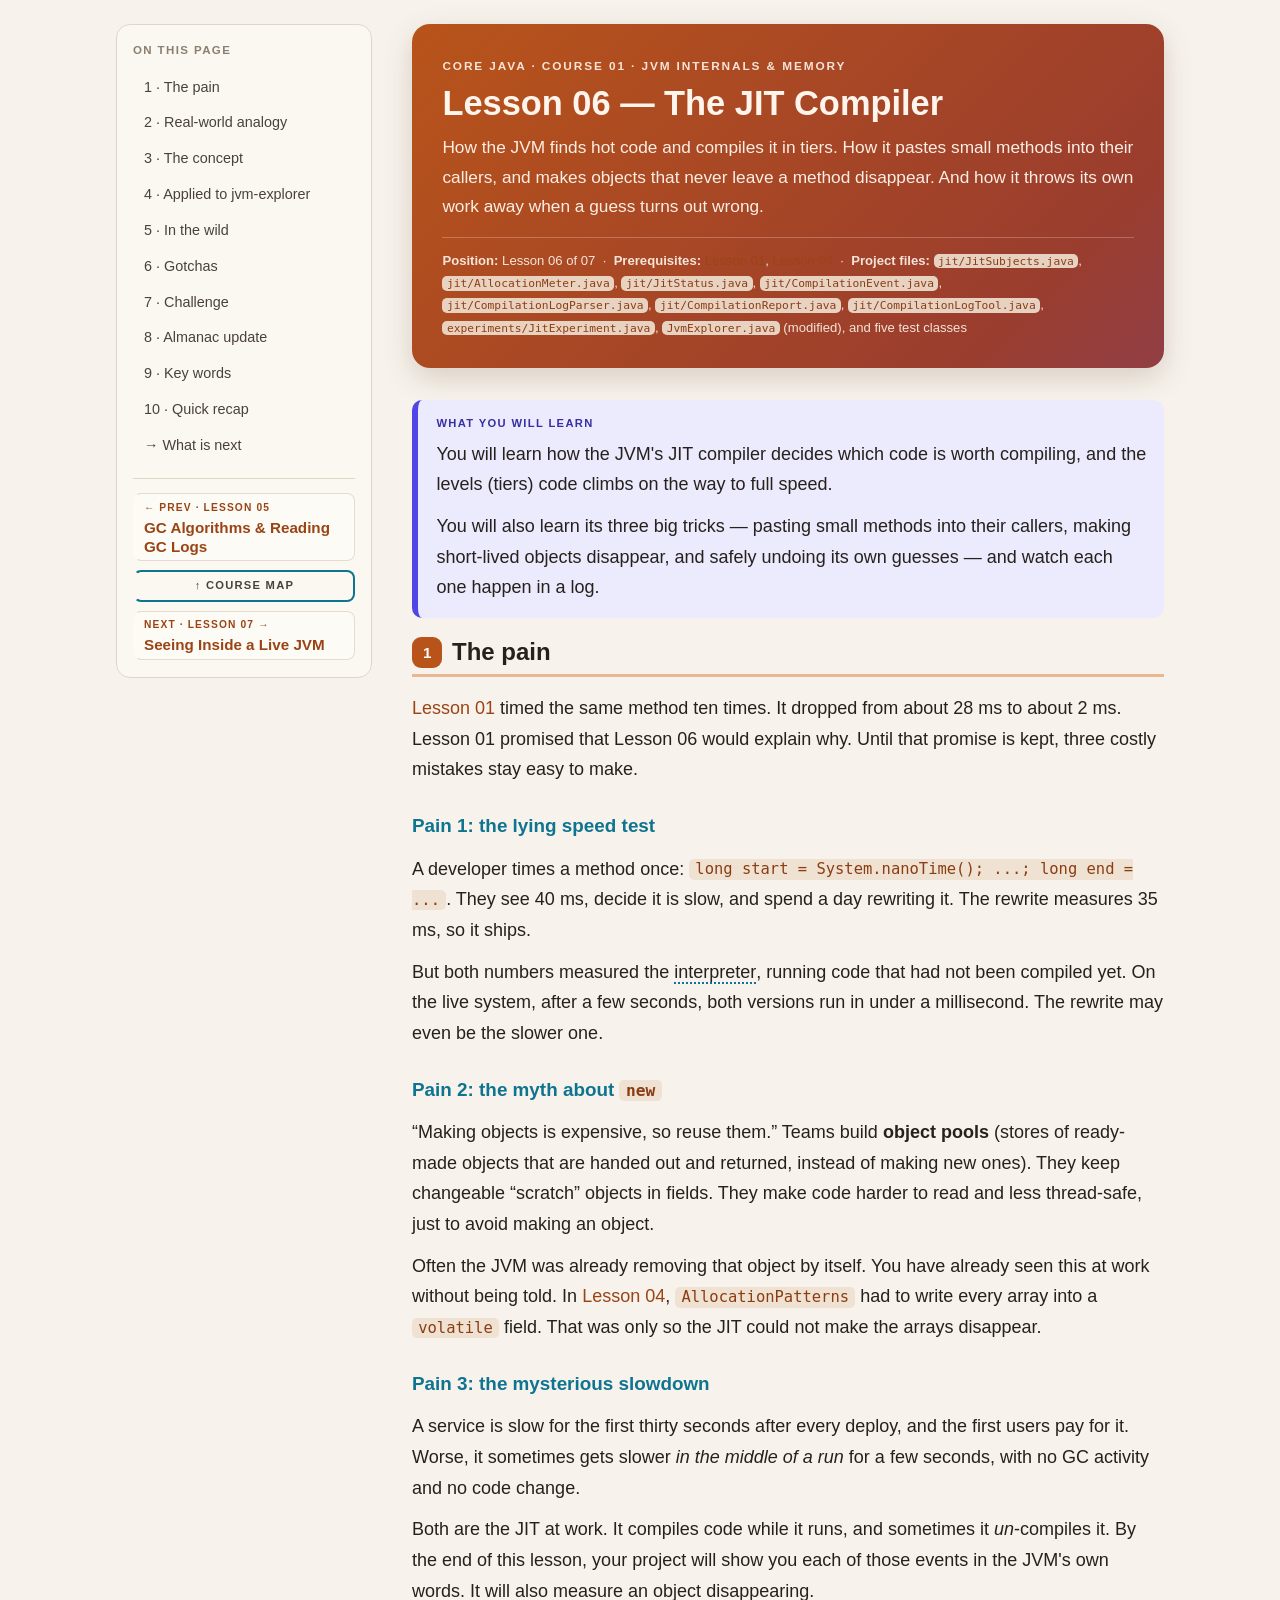
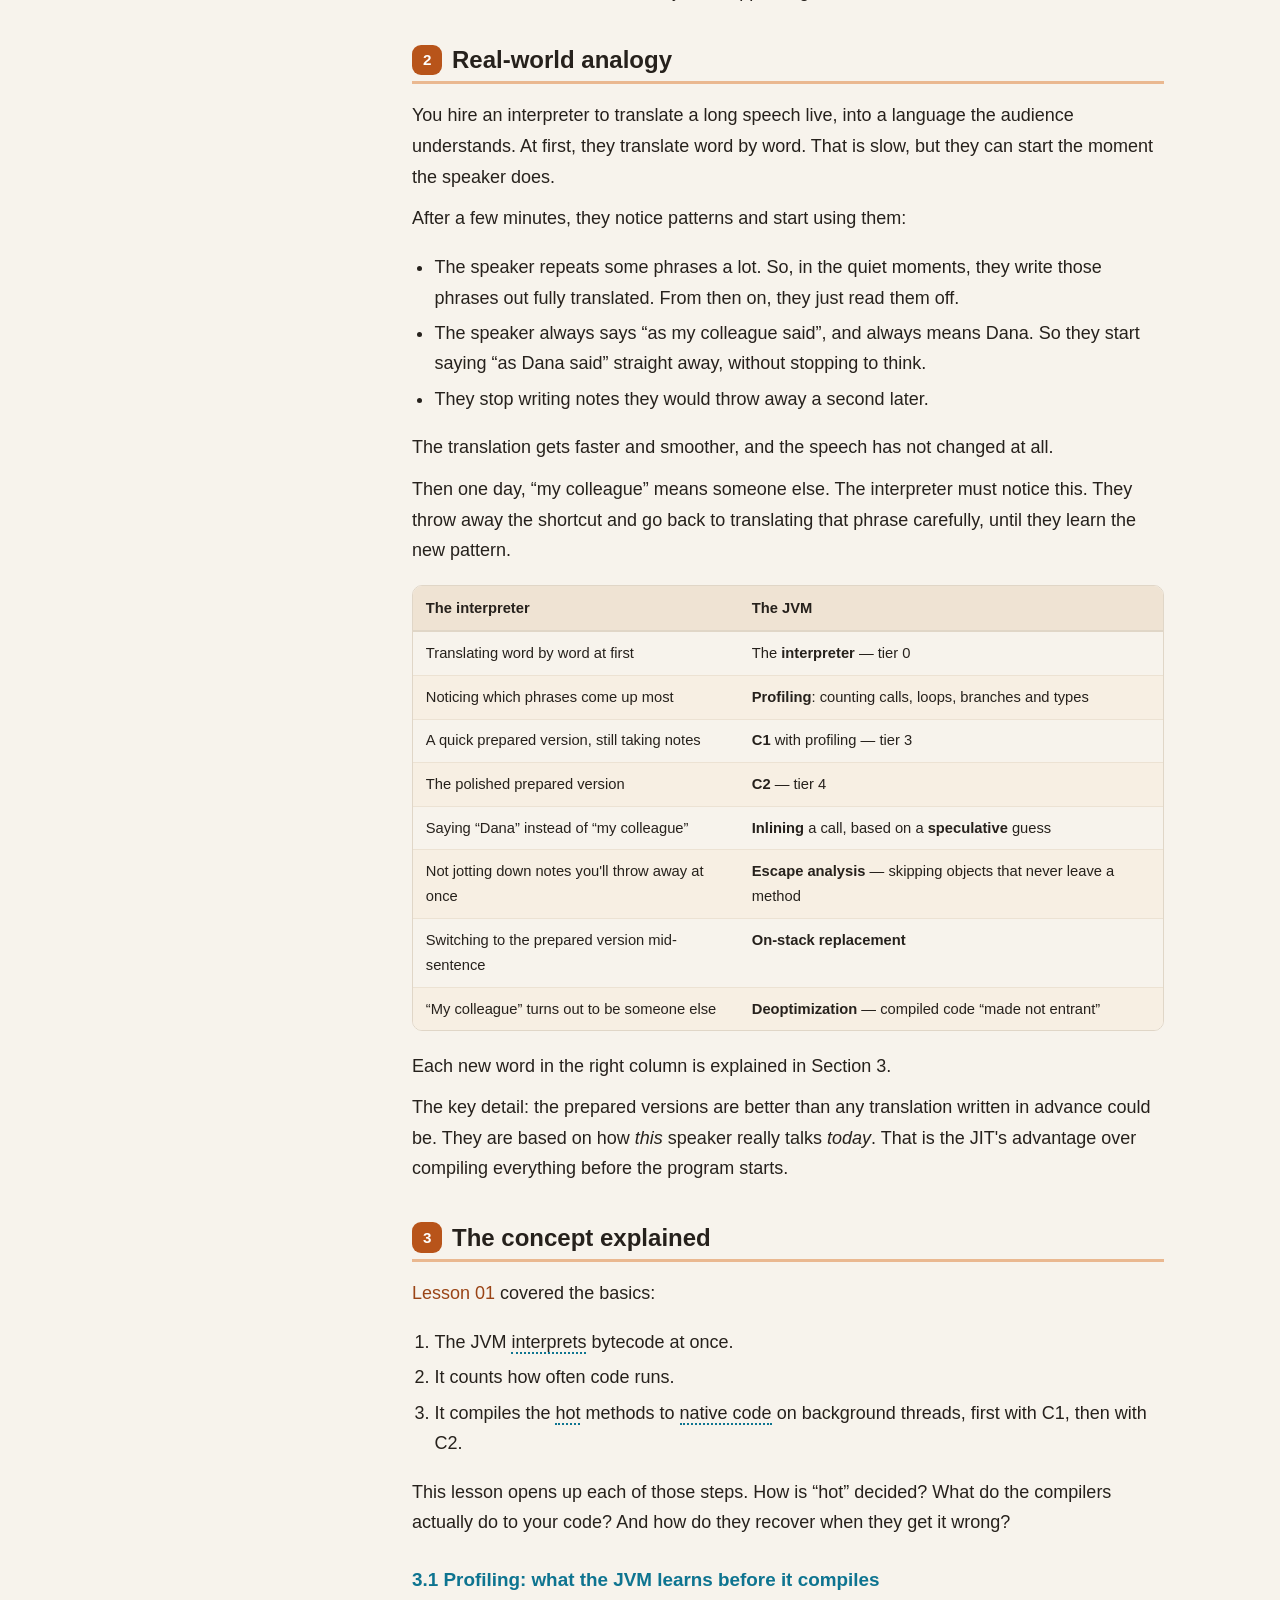
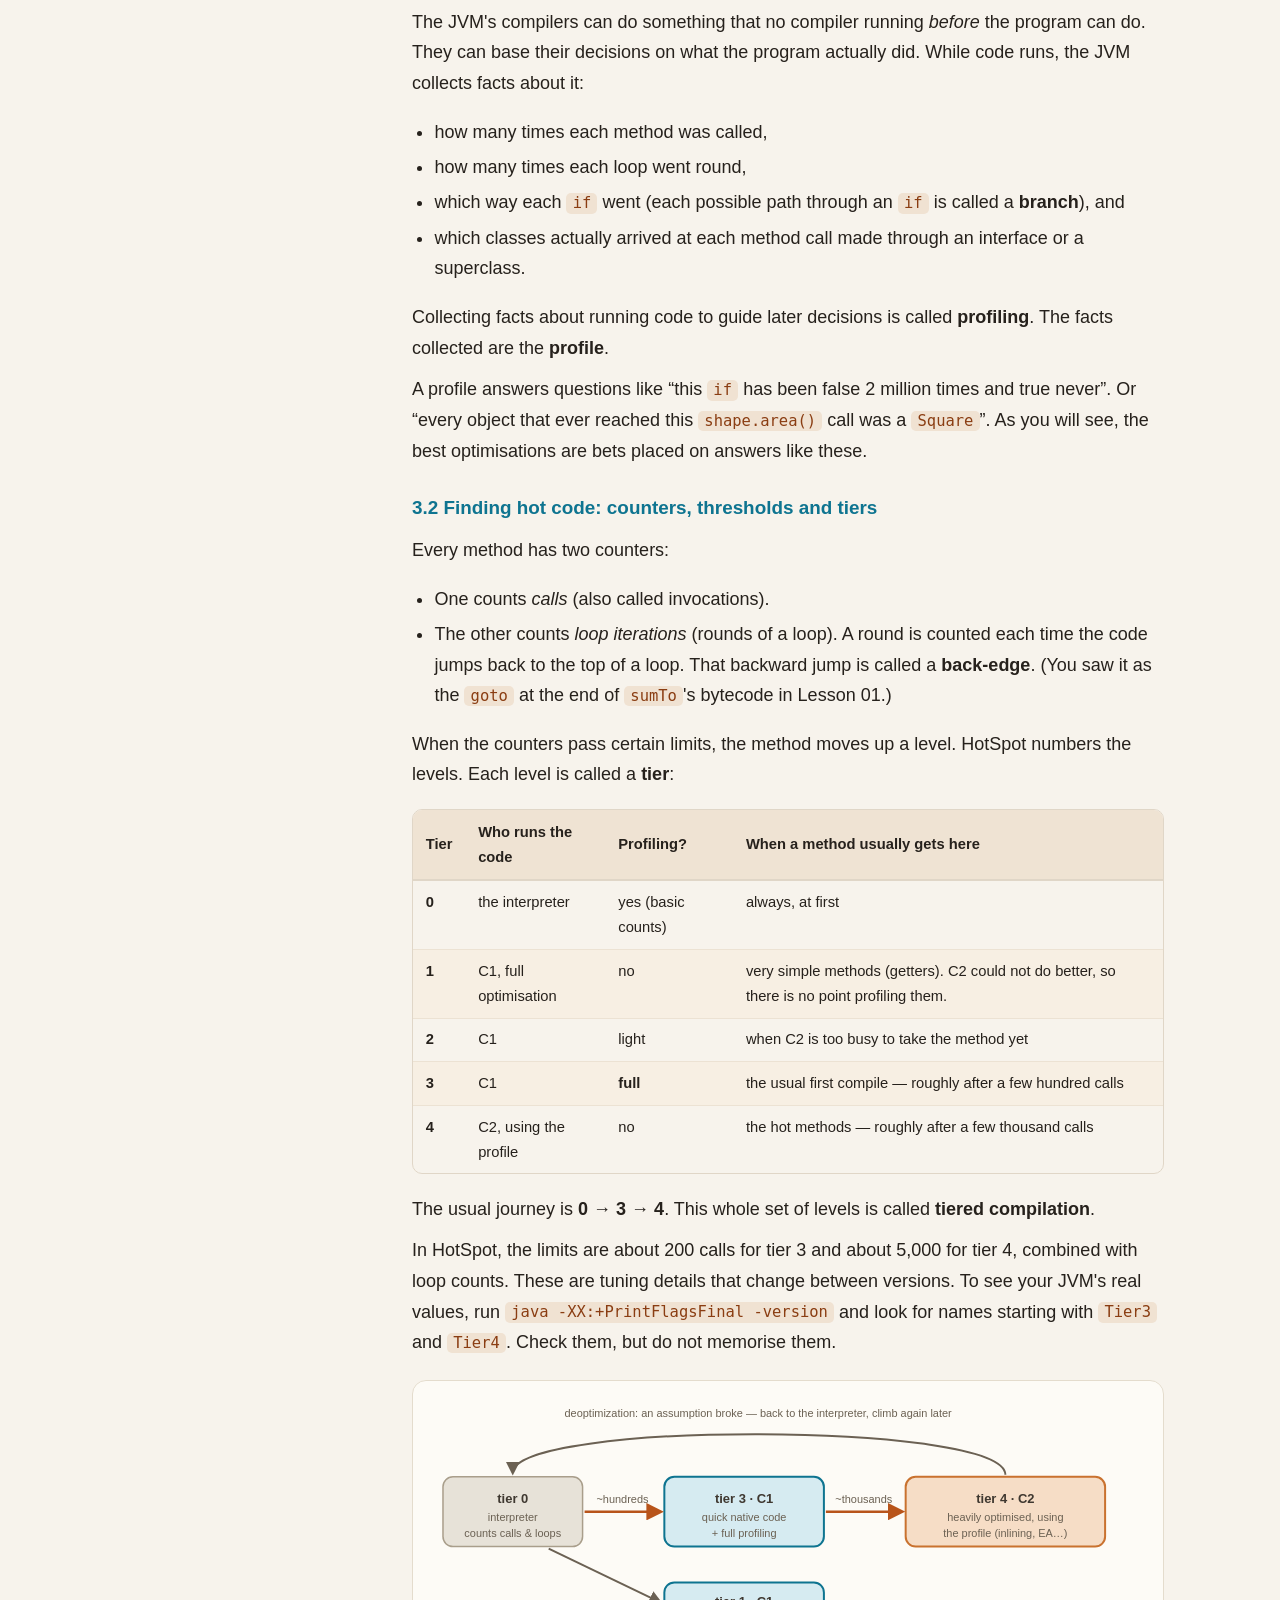
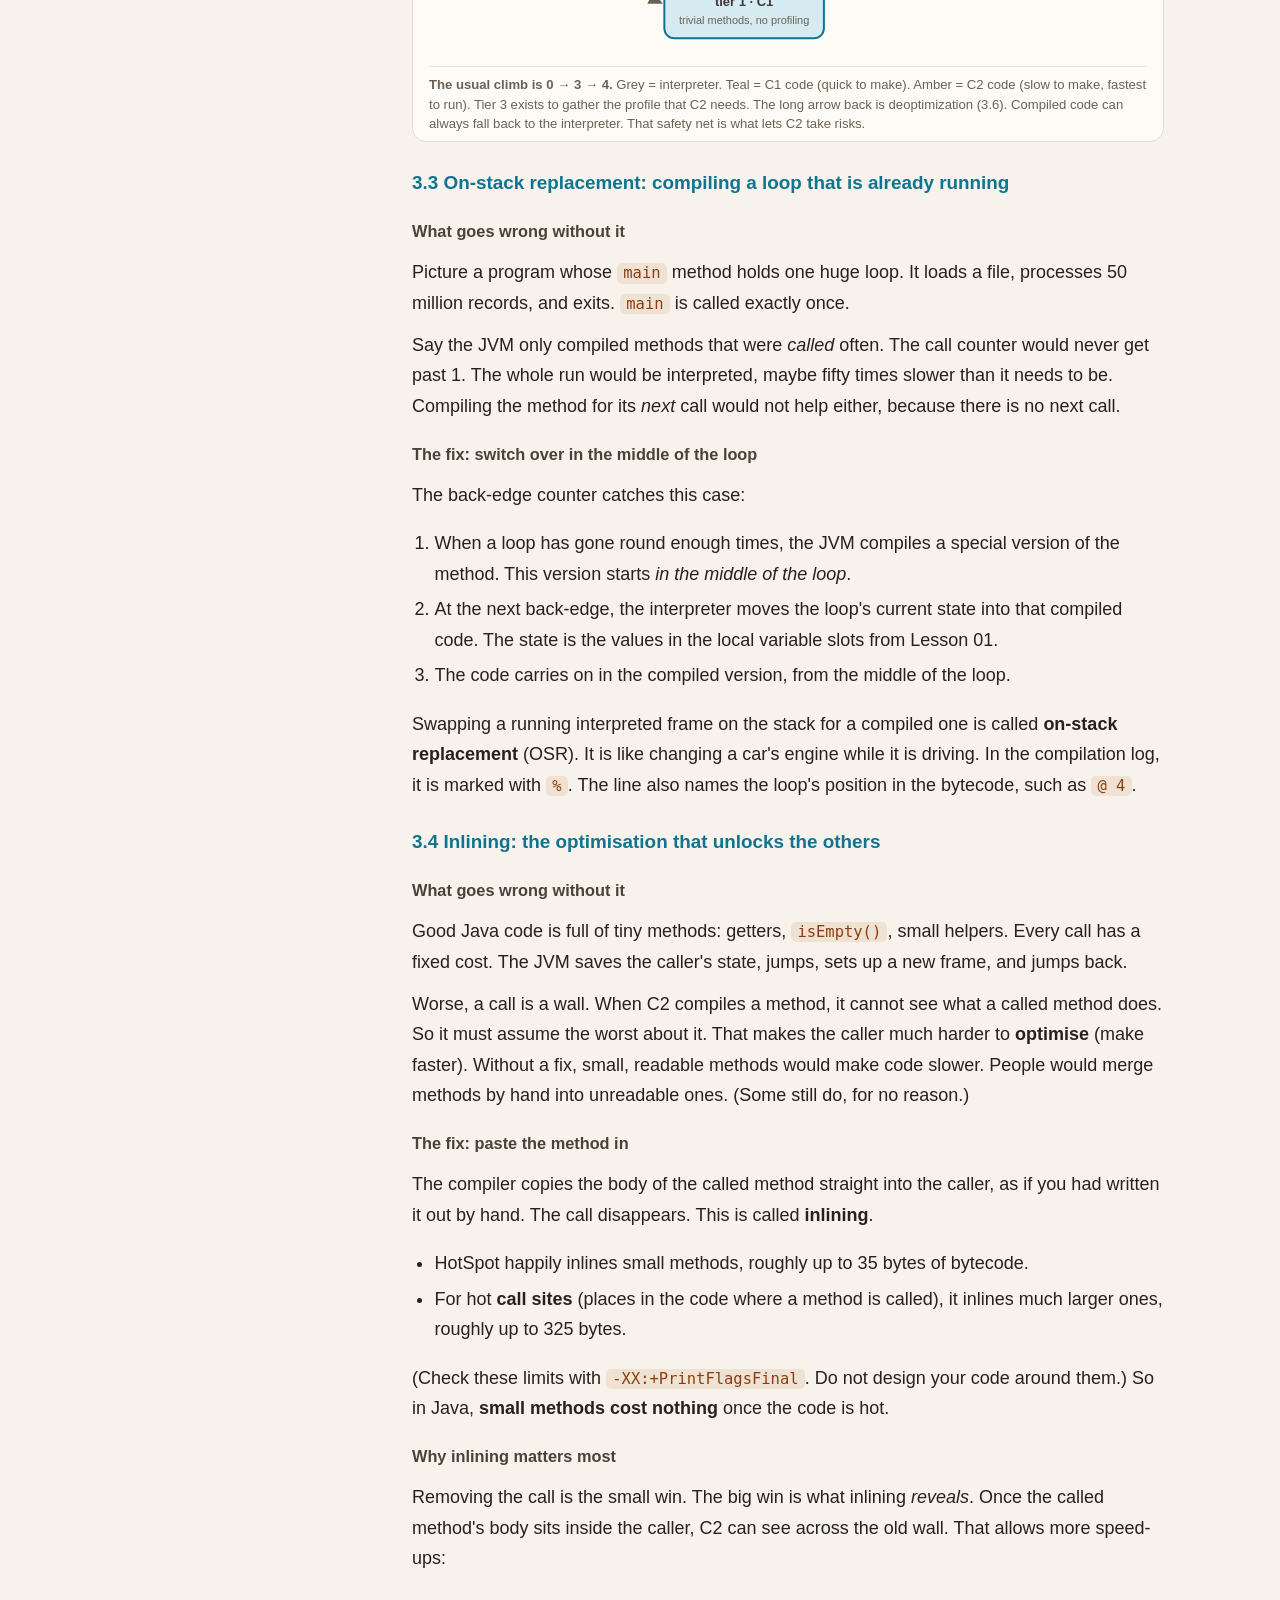
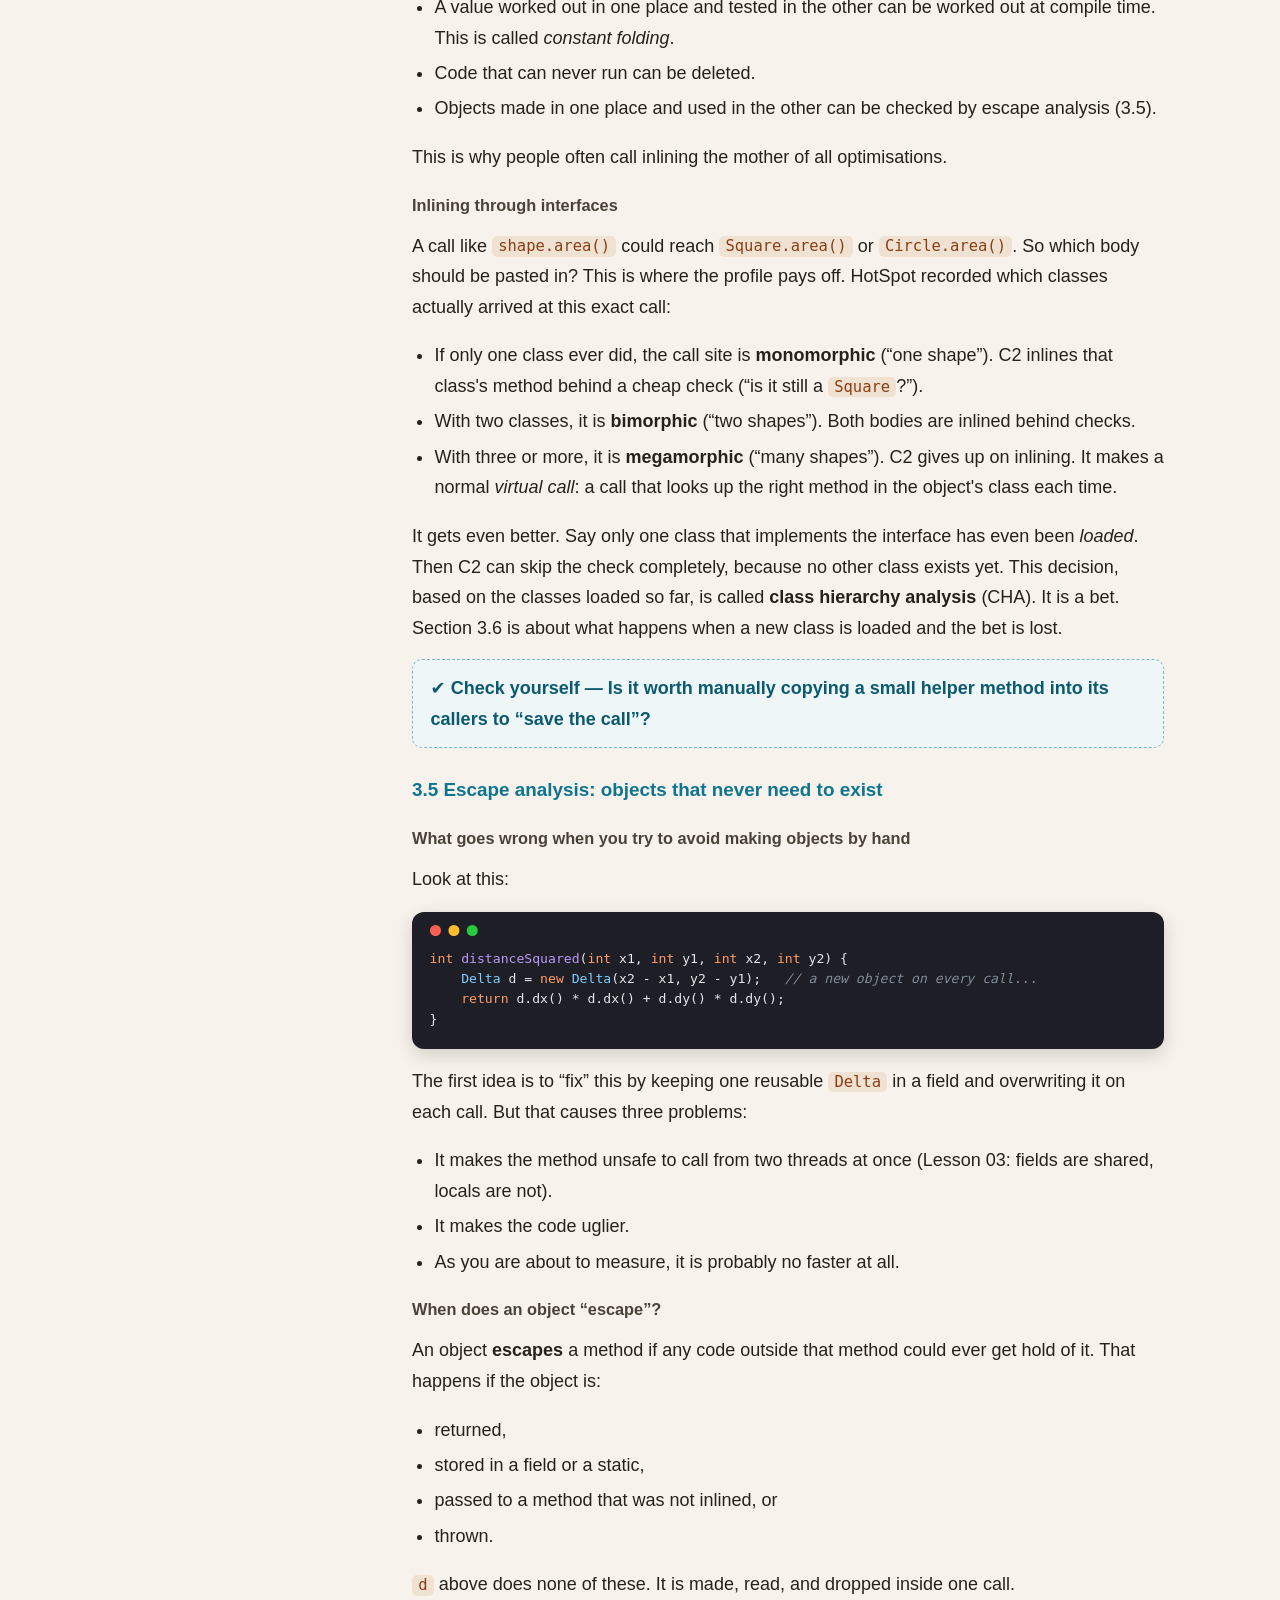
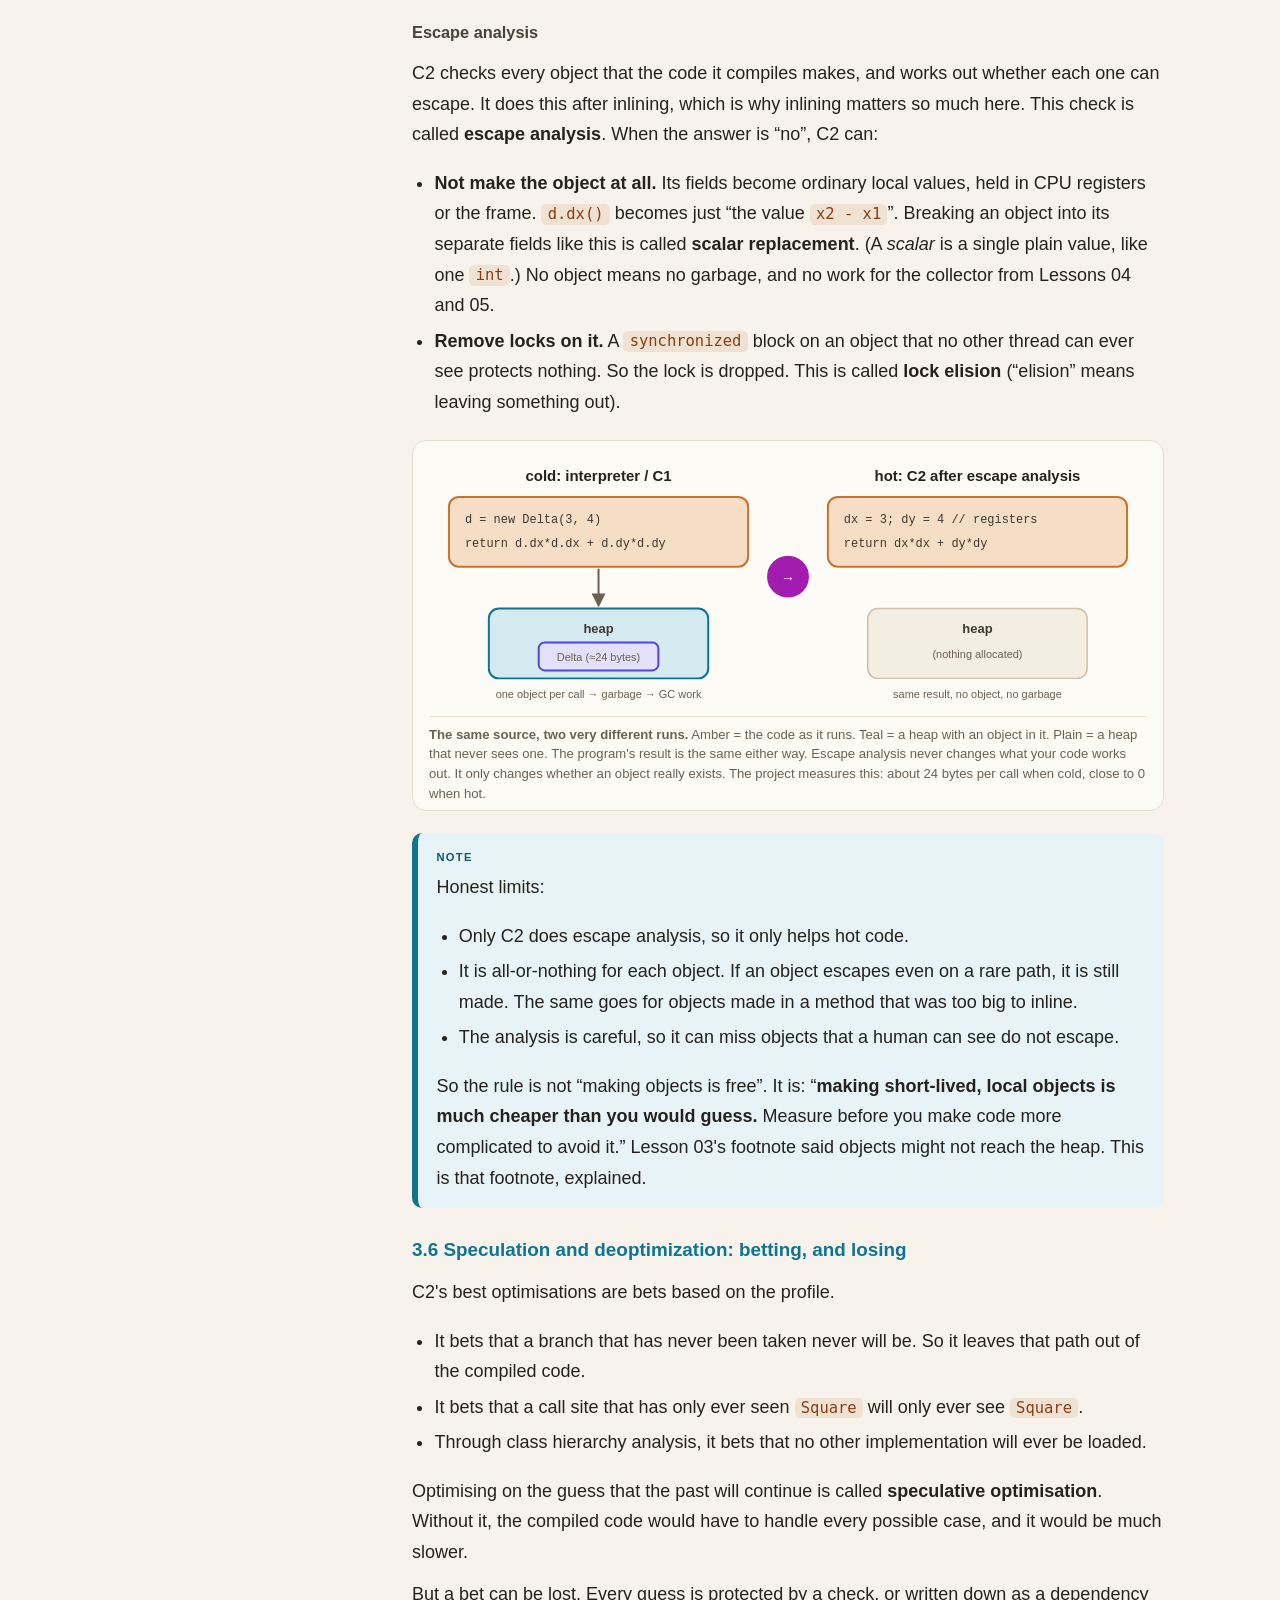
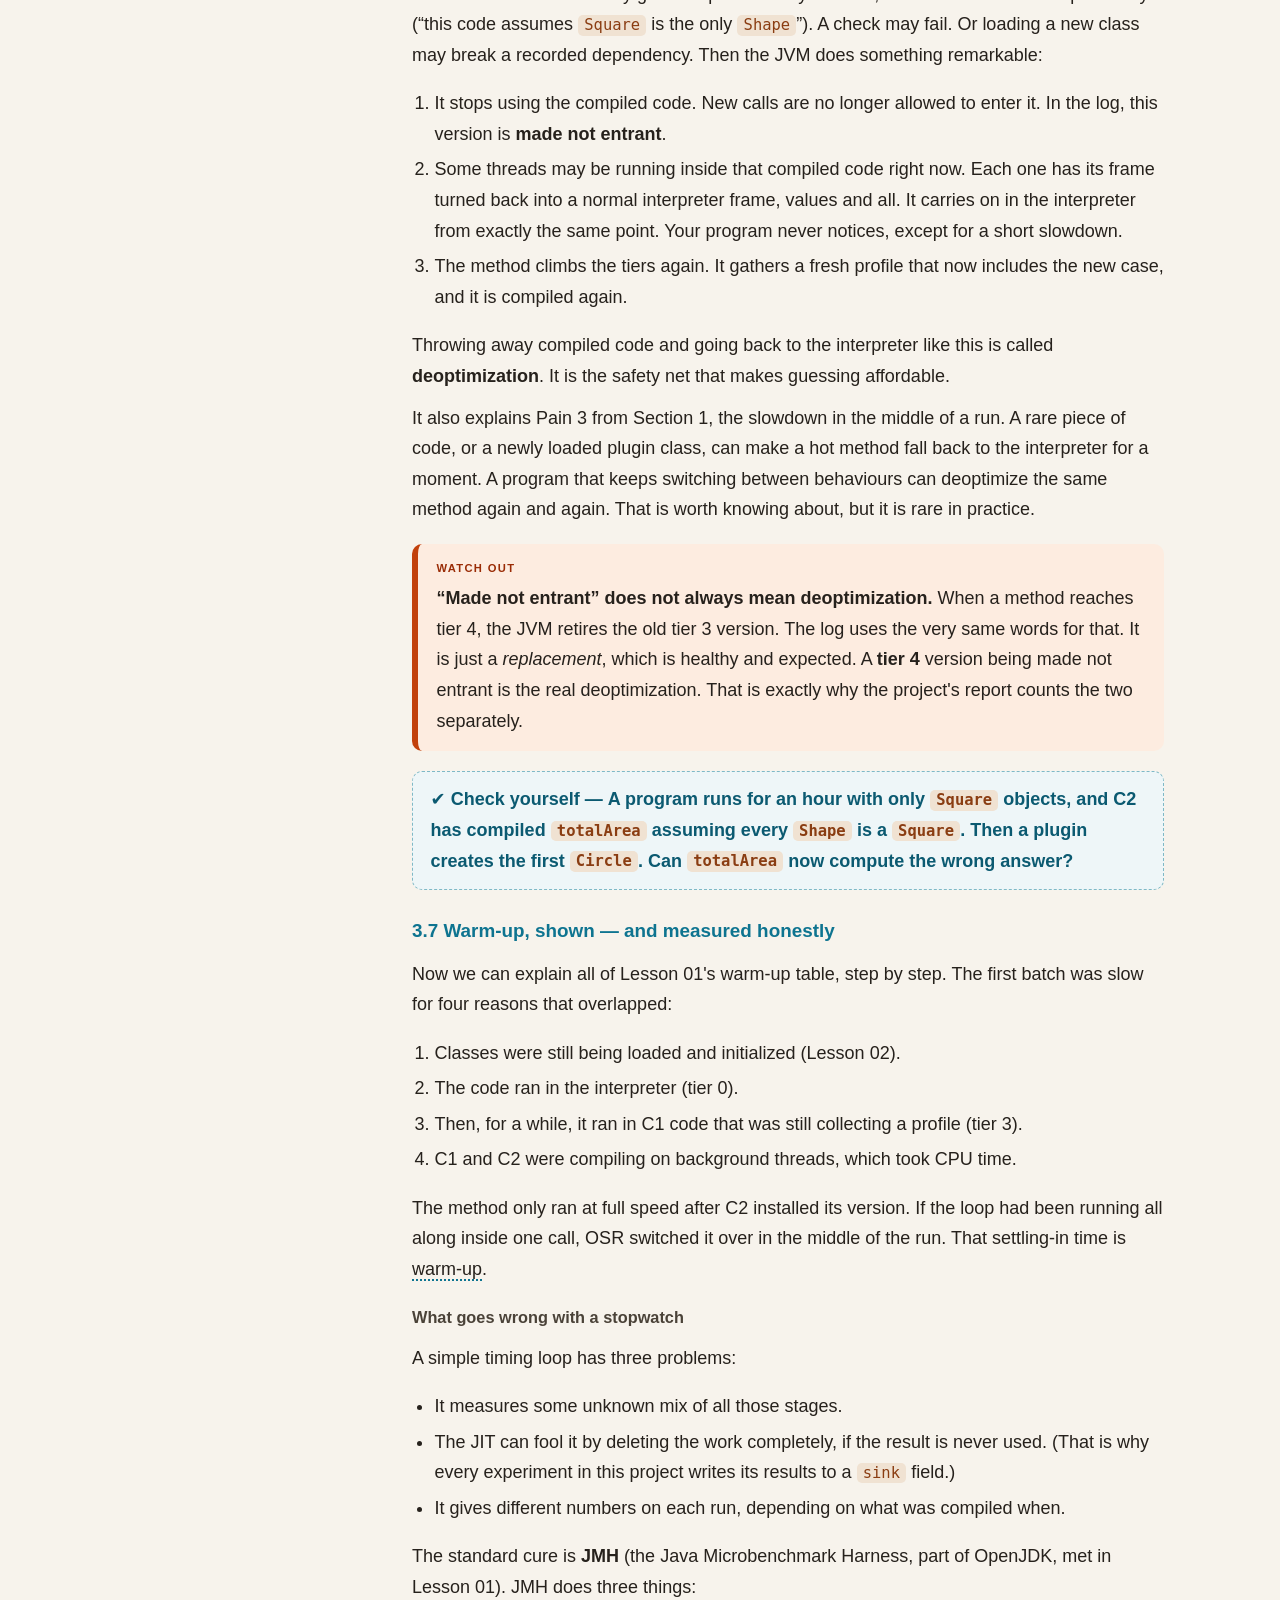
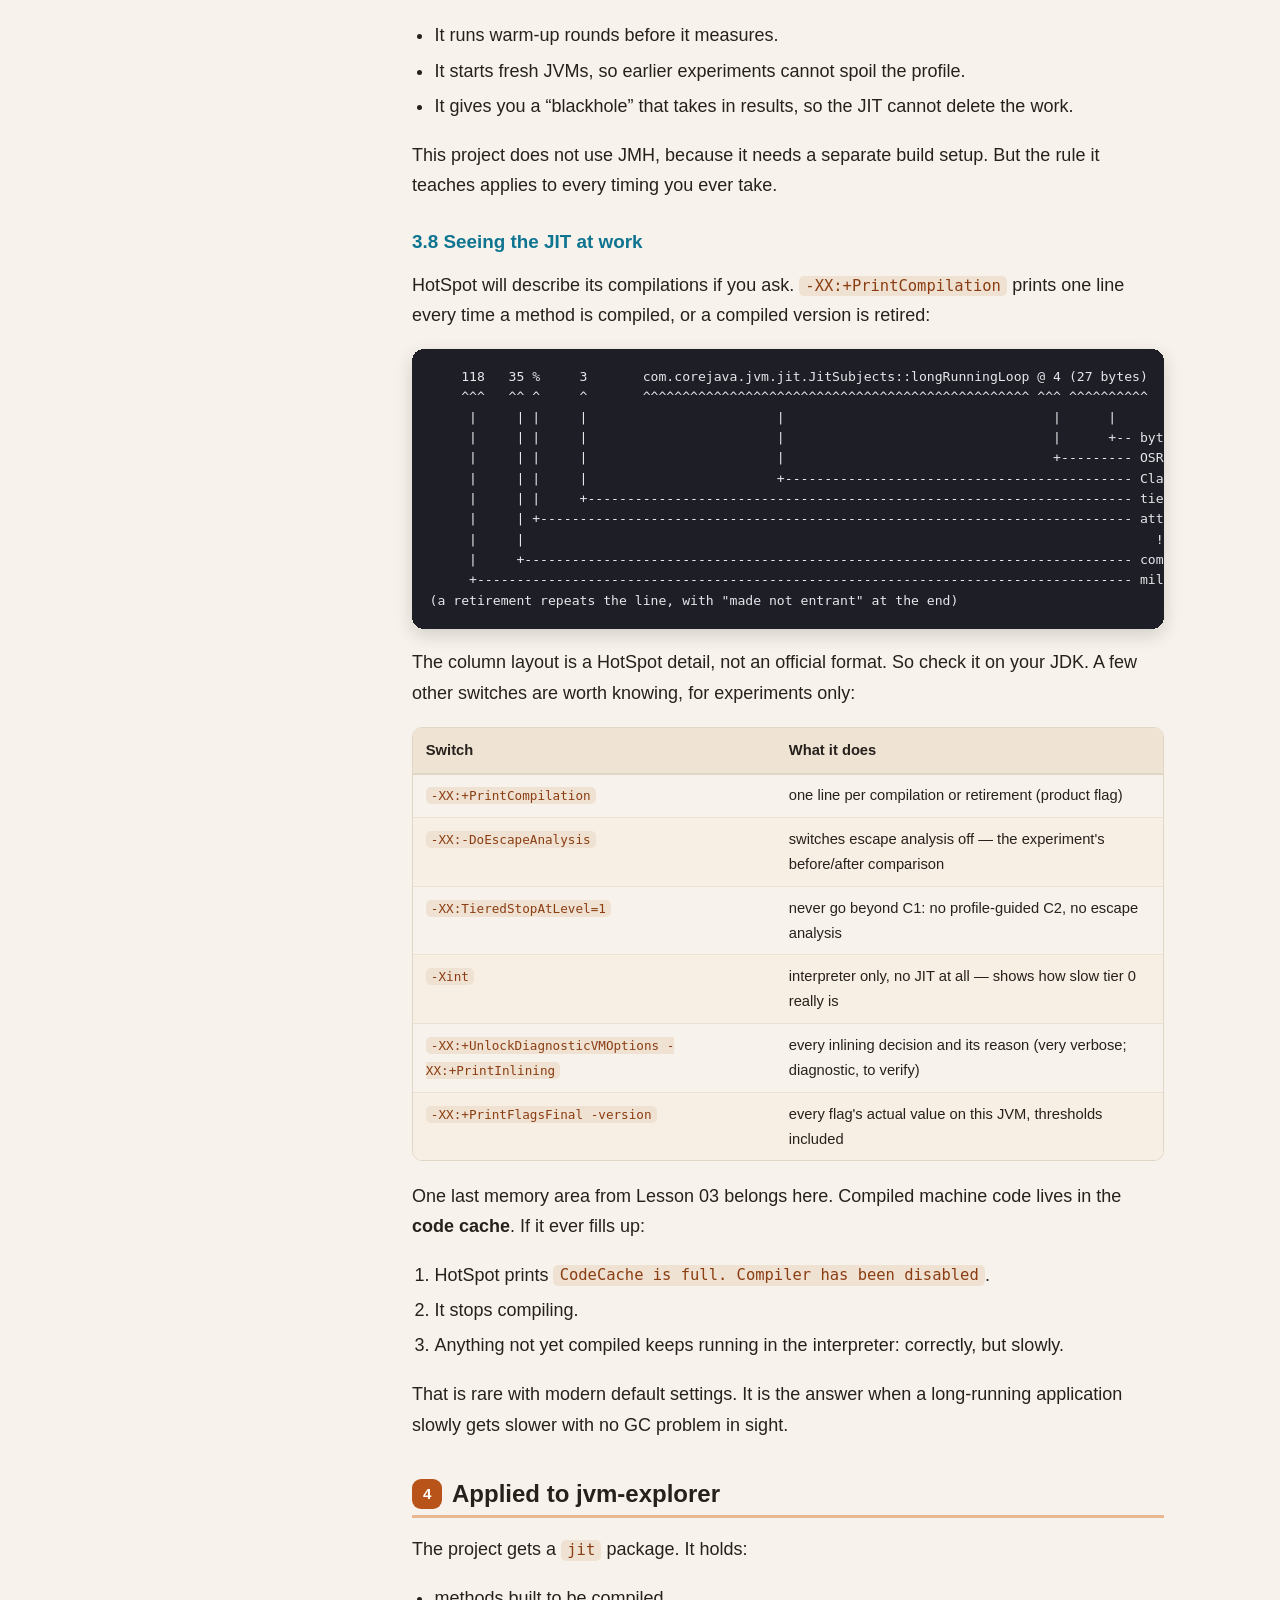
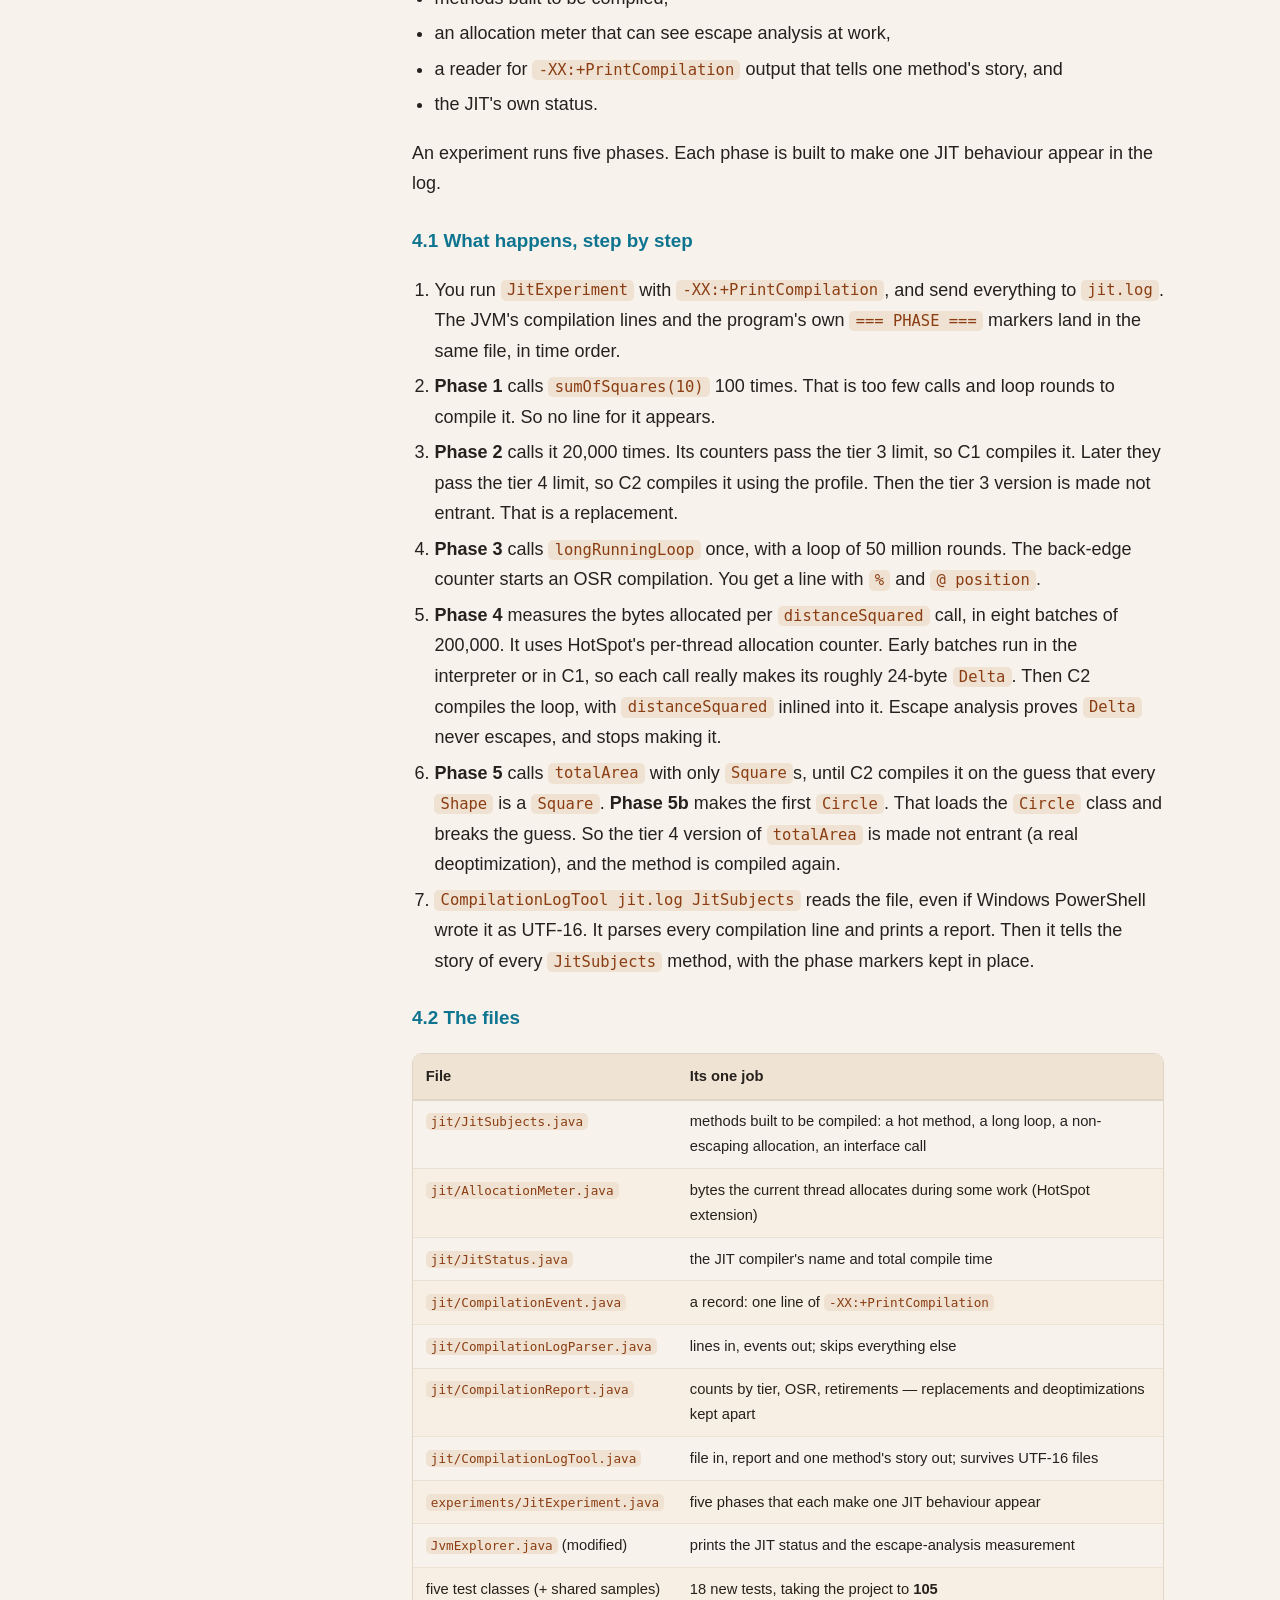
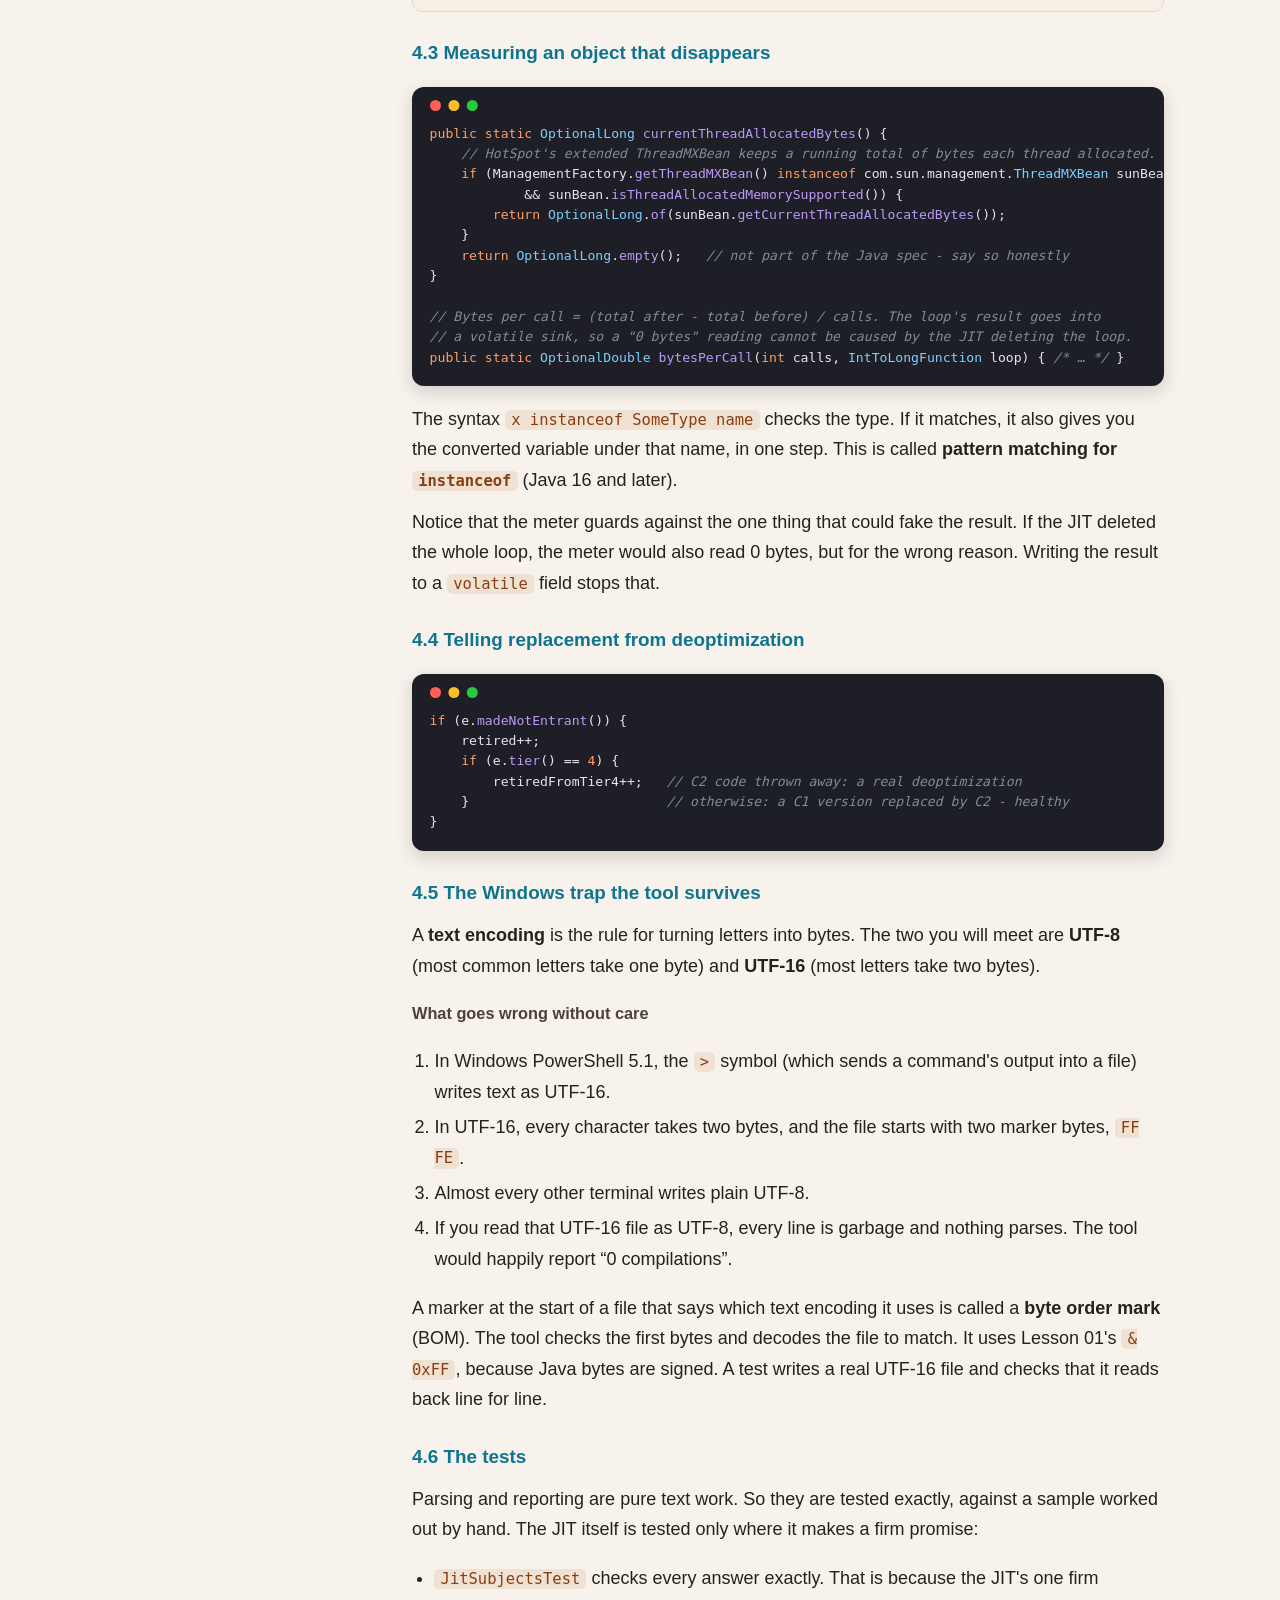
<file: lessons/phase-2-memory-and-gc/chapter-03-gc-and-jit/lesson-06-the-jit-compiler.html>
<!doctype html>
<html lang="en">
<head>
  <meta charset="utf-8">
  <meta name="viewport" content="width=device-width, initial-scale=1">
  <title>Lesson 06 — The JIT Compiler · JVM Internals &amp; Memory</title>
  <link rel="stylesheet" href="../../assets/lesson.css">
</head>
<body>
<div class="page">

  <!-- ============================ TOC SIDEBAR ============================ -->
  <aside class="toc">
    <p class="toc-title">On this page</p>
    <ol>
      <li><a href="#s1">1 · The pain</a></li>
      <li><a href="#s2">2 · Real-world analogy</a></li>
      <li><a href="#s3">3 · The concept</a></li>
      <li><a href="#s4">4 · Applied to jvm-explorer</a></li>
      <li><a href="#s5">5 · In the wild</a></li>
      <li><a href="#s6">6 · Gotchas</a></li>
      <li><a href="#s7">7 · Challenge</a></li>
      <li><a href="#s8">8 · Almanac update</a></li>
      <li><a href="#s9">9 · Key words</a></li>
      <li><a href="#s10">10 · Quick recap</a></li>
      <li><a href="#next">→ What is next</a></li>
    </ol>
    <nav class="toc-nav" aria-label="Course navigation">
      <a class="navcard" href="lesson-05-gc-algorithms-and-logs.html">
        <span class="navkicker">← Prev · Lesson 05</span>
        <span class="navtitle">GC Algorithms &amp; Reading GC Logs</span>
      </a>
      <a class="navmap" href="../../index.html">↑ Course map</a>
      <a class="navcard" href="../../phase-3-observing/chapter-04-live-jvm-tools/lesson-07-seeing-inside-a-live-jvm.html">
        <span class="navkicker">Next · Lesson 07 →</span>
        <span class="navtitle">Seeing Inside a Live JVM</span>
      </a>
    </nav>
  </aside>

  <!-- ============================ MAIN CONTENT ============================ -->
  <main>

    <header class="banner">
      <p class="kicker">Core Java · Course 01 · JVM Internals &amp; Memory</p>
      <h1>Lesson 06 — The JIT Compiler</h1>
      <p class="subtitle">How the JVM finds hot code and compiles it in tiers. How it pastes small methods into their callers, and makes objects that never leave a method disappear. And how it throws its own work away when a guess turns out wrong.</p>
      <p class="meta">
        <strong>Position:</strong> Lesson 06 of 07 &nbsp;·&nbsp;
        <strong>Prerequisites:</strong> <a href="../../phase-1-foundations/chapter-01-how-java-runs/lesson-01-how-java-runs.html">Lesson 01</a>, <a href="../chapter-02-memory-and-objects/lesson-04-object-lifecycle-and-gc.html">Lesson 04</a> &nbsp;·&nbsp;
        <strong>Project files:</strong> <code>jit/JitSubjects.java</code>, <code>jit/AllocationMeter.java</code>, <code>jit/JitStatus.java</code>, <code>jit/CompilationEvent.java</code>, <code>jit/CompilationLogParser.java</code>, <code>jit/CompilationReport.java</code>, <code>jit/CompilationLogTool.java</code>, <code>experiments/JitExperiment.java</code>, <code>JvmExplorer.java</code> (modified), and five test classes
      </p>
    </header>

    <div class="callout learn">
      <p>You will learn how the JVM's JIT compiler decides which code is worth compiling, and the levels (tiers) code climbs on the way to full speed.</p>
      <p>You will also learn its three big tricks — pasting small methods into their callers, making short-lived objects disappear, and safely undoing its own guesses — and watch each one happen in a log.</p>
    </div>

    <!-- ===================== SECTION 1 — THE PAIN ===================== -->
    <section id="s1">
      <h2><span class="sec-num">1</span> The pain</h2>

      <p><a href="../../phase-1-foundations/chapter-01-how-java-runs/lesson-01-how-java-runs.html">Lesson 01</a> timed the same method ten times. It dropped from about 28 ms to about 2 ms. Lesson 01 promised that Lesson 06 would explain why. Until that promise is kept, three costly mistakes stay easy to make.</p>

      <h3>Pain 1: the lying speed test</h3>

      <p>A developer times a method once: <code>long start = System.nanoTime(); ...; long end = ...</code>. They see 40 ms, decide it is slow, and spend a day rewriting it. The rewrite measures 35 ms, so it ships.</p>

      <p>But both numbers measured the <span class="term" tabindex="0" data-def="The part of the JVM that runs bytecode one instruction at a time without translating it first. Starts at once; runs slowly.">interpreter</span>, running code that had not been compiled yet. On the live system, after a few seconds, both versions run in under a millisecond. The rewrite may even be the slower one.</p>

      <h3>Pain 2: the myth about <code>new</code></h3>

      <p>&ldquo;Making objects is expensive, so reuse them.&rdquo; Teams build <strong>object pools</strong> (stores of ready-made objects that are handed out and returned, instead of making new ones). They keep changeable &ldquo;scratch&rdquo; objects in fields. They make code harder to read and less thread-safe, just to avoid making an object.</p>

      <p>Often the JVM was already removing that object by itself. You have already seen this at work without being told. In <a href="../chapter-02-memory-and-objects/lesson-04-object-lifecycle-and-gc.html">Lesson 04</a>, <code>AllocationPatterns</code> had to write every array into a <code>volatile</code> field. That was only so the JIT could not make the arrays disappear.</p>

      <h3>Pain 3: the mysterious slowdown</h3>

      <p>A service is slow for the first thirty seconds after every deploy, and the first users pay for it. Worse, it sometimes gets slower <em>in the middle of a run</em> for a few seconds, with no GC activity and no code change.</p>

      <p>Both are the JIT at work. It compiles code while it runs, and sometimes it <em>un</em>-compiles it. By the end of this lesson, your project will show you each of those events in the JVM's own words. It will also measure an object disappearing.</p>
    </section>

    <!-- ===================== SECTION 2 — ANALOGY ===================== -->
    <section id="s2">
      <h2><span class="sec-num">2</span> Real-world analogy</h2>

      <p>You hire an interpreter to translate a long speech live, into a language the audience understands. At first, they translate word by word. That is slow, but they can start the moment the speaker does.</p>

      <p>After a few minutes, they notice patterns and start using them:</p>
      <ul>
        <li>The speaker repeats some phrases a lot. So, in the quiet moments, they write those phrases out fully translated. From then on, they just read them off.</li>
        <li>The speaker always says &ldquo;as my colleague said&rdquo;, and always means Dana. So they start saying &ldquo;as Dana said&rdquo; straight away, without stopping to think.</li>
        <li>They stop writing notes they would throw away a second later.</li>
      </ul>
      <p>The translation gets faster and smoother, and the speech has not changed at all.</p>

      <p>Then one day, &ldquo;my colleague&rdquo; means someone else. The interpreter must notice this. They throw away the shortcut and go back to translating that phrase carefully, until they learn the new pattern.</p>

      <div class="table-wrap">
        <table>
          <thead><tr><th>The interpreter</th><th>The JVM</th></tr></thead>
          <tbody>
            <tr><td>Translating word by word at first</td><td>The <strong>interpreter</strong> — tier 0</td></tr>
            <tr><td>Noticing which phrases come up most</td><td><strong>Profiling</strong>: counting calls, loops, branches and types</td></tr>
            <tr><td>A quick prepared version, still taking notes</td><td><strong>C1</strong> with profiling — tier 3</td></tr>
            <tr><td>The polished prepared version</td><td><strong>C2</strong> — tier 4</td></tr>
            <tr><td>Saying &ldquo;Dana&rdquo; instead of &ldquo;my colleague&rdquo;</td><td><strong>Inlining</strong> a call, based on a <strong>speculative</strong> guess</td></tr>
            <tr><td>Not jotting down notes you'll throw away at once</td><td><strong>Escape analysis</strong> — skipping objects that never leave a method</td></tr>
            <tr><td>Switching to the prepared version mid-sentence</td><td><strong>On-stack replacement</strong></td></tr>
            <tr><td>&ldquo;My colleague&rdquo; turns out to be someone else</td><td><strong>Deoptimization</strong> — compiled code &ldquo;made not entrant&rdquo;</td></tr>
          </tbody>
        </table>
      </div>

      <p>Each new word in the right column is explained in Section 3.</p>

      <p>The key detail: the prepared versions are better than any translation written in advance could be. They are based on how <em>this</em> speaker really talks <em>today</em>. That is the JIT's advantage over compiling everything before the program starts.</p>
    </section>

    <!-- ===================== SECTION 3 — CONCEPT ===================== -->
    <section id="s3">
      <h2><span class="sec-num">3</span> The concept explained</h2>

      <p><a href="../../phase-1-foundations/chapter-01-how-java-runs/lesson-01-how-java-runs.html">Lesson 01</a> covered the basics:</p>
      <ol>
        <li>The JVM <span class="term" tabindex="0" data-def="The part of the JVM that carries out bytecode one instruction at a time without translating it first. Starts instantly; runs roughly 10–100× slower than native code.">interprets</span> bytecode at once.</li>
        <li>It counts how often code runs.</li>
        <li>It compiles the <span class="term" tabindex="0" data-def="A method called (or looped) often enough that the JVM decides compiling it will pay for itself.">hot</span> methods to <span class="term" tabindex="0" data-def="Machine code for the chip you are actually running on — the real thing, not a translation.">native code</span> on background threads, first with C1, then with C2.</li>
      </ol>
      <p>This lesson opens up each of those steps. How is &ldquo;hot&rdquo; decided? What do the compilers actually do to your code? And how do they recover when they get it wrong?</p>

      <h3>3.1 Profiling: what the JVM learns before it compiles</h3>

      <p>The JVM's compilers can do something that no compiler running <em>before</em> the program can do. They can base their decisions on what the program actually did. While code runs, the JVM collects facts about it:</p>
      <ul>
        <li>how many times each method was called,</li>
        <li>how many times each loop went round,</li>
        <li>which way each <code>if</code> went (each possible path through an <code>if</code> is called a <strong>branch</strong>), and</li>
        <li>which classes actually arrived at each method call made through an interface or a superclass.</li>
      </ul>
      <p>Collecting facts about running code to guide later decisions is called <strong>profiling</strong>. The facts collected are the <strong>profile</strong>.</p>

      <p>A profile answers questions like &ldquo;this <code>if</code> has been false 2 million times and true never&rdquo;. Or &ldquo;every object that ever reached this <code>shape.area()</code> call was a <code>Square</code>&rdquo;. As you will see, the best optimisations are bets placed on answers like these.</p>

      <h3>3.2 Finding hot code: counters, thresholds and tiers</h3>

      <p>Every method has two counters:</p>
      <ul>
        <li>One counts <em>calls</em> (also called invocations).</li>
        <li>The other counts <em>loop iterations</em> (rounds of a loop). A round is counted each time the code jumps back to the top of a loop. That backward jump is called a <strong>back-edge</strong>. (You saw it as the <code>goto</code> at the end of <code>sumTo</code>'s bytecode in Lesson 01.)</li>
      </ul>
      <p>When the counters pass certain limits, the method moves up a level. HotSpot numbers the levels. Each level is called a <strong>tier</strong>:</p>

      <div class="table-wrap">
        <table>
          <thead><tr><th>Tier</th><th>Who runs the code</th><th>Profiling?</th><th>When a method usually gets here</th></tr></thead>
          <tbody>
            <tr><td><strong>0</strong></td><td>the interpreter</td><td>yes (basic counts)</td><td>always, at first</td></tr>
            <tr><td><strong>1</strong></td><td>C1, full optimisation</td><td>no</td><td>very simple methods (getters). C2 could not do better, so there is no point profiling them.</td></tr>
            <tr><td><strong>2</strong></td><td>C1</td><td>light</td><td>when C2 is too busy to take the method yet</td></tr>
            <tr><td><strong>3</strong></td><td>C1</td><td><strong>full</strong></td><td>the usual first compile — roughly after a few hundred calls</td></tr>
            <tr><td><strong>4</strong></td><td>C2, using the profile</td><td>no</td><td>the hot methods — roughly after a few thousand calls</td></tr>
          </tbody>
        </table>
      </div>

      <p>The usual journey is <strong>0 → 3 → 4</strong>. This whole set of levels is called <strong>tiered compilation</strong>.</p>

      <p>In HotSpot, the limits are about 200 calls for tier 3 and about 5,000 for tier 4, combined with loop counts. These are tuning details that change between versions. To see your JVM's real values, run <code>java -XX:+PrintFlagsFinal -version</code> and look for names starting with <code>Tier3</code> and <code>Tier4</code>. Check them, but do not memorise them.</p>

      <figure class="fig">
        <svg viewBox="0 0 720 260" role="img" aria-label="The tier ladder. A method starts at tier 0 in the interpreter. After a few hundred calls it is compiled at tier 3 by C1 with full profiling, and after a few thousand more at tier 4 by C2. Trivial methods go from tier 0 straight to tier 1. If an assumption C2 relied on breaks, the method is deoptimized back to tier 0 and later climbs again.">
          <defs>
            <marker id="l6ah" viewBox="0 0 10 10" refX="8" refY="5" markerWidth="7" markerHeight="7" orient="auto-start-reverse">
              <path class="fig-arrow-h" d="M0,0 L10,5 L0,10 z"/>
            </marker>
            <marker id="l6aa" viewBox="0 0 10 10" refX="8" refY="5" markerWidth="7" markerHeight="7" orient="auto-start-reverse">
              <path class="fig-arrow-accent-h" d="M0,0 L10,5 L0,10 z"/>
            </marker>
          </defs>

          <rect class="fig-generic" x="14" y="80" width="140" height="70" rx="10"/>
          <text class="fig-label" x="84" y="106" text-anchor="middle">tier 0</text>
          <text class="fig-small" x="84" y="124" text-anchor="middle">interpreter</text>
          <text class="fig-small" x="84" y="140" text-anchor="middle">counts calls &amp; loops</text>

          <rect class="fig-infra" x="236" y="80" width="160" height="70" rx="10"/>
          <text class="fig-label" x="316" y="106" text-anchor="middle">tier 3 · C1</text>
          <text class="fig-small" x="316" y="124" text-anchor="middle">quick native code</text>
          <text class="fig-small" x="316" y="140" text-anchor="middle">+ full profiling</text>

          <rect class="fig-code" x="478" y="80" width="200" height="70" rx="10"/>
          <text class="fig-label" x="578" y="106" text-anchor="middle">tier 4 · C2</text>
          <text class="fig-small" x="578" y="124" text-anchor="middle">heavily optimised, using</text>
          <text class="fig-small" x="578" y="140" text-anchor="middle">the profile (inlining, EA…)</text>

          <rect class="fig-infra" x="236" y="186" width="160" height="56" rx="10"/>
          <text class="fig-label" x="316" y="210" text-anchor="middle">tier 1 · C1</text>
          <text class="fig-small" x="316" y="228" text-anchor="middle">trivial methods, no profiling</text>

          <path class="fig-arrow-accent" d="M156,115 L232,115" marker-end="url(#l6aa)"/>
          <text class="fig-small" x="194" y="106" text-anchor="middle">~hundreds</text>
          <path class="fig-arrow-accent" d="M398,115 L474,115" marker-end="url(#l6aa)"/>
          <text class="fig-small" x="436" y="106" text-anchor="middle">~thousands</text>
          <path class="fig-arrow" d="M120,152 L232,206" marker-end="url(#l6ah)"/>

          <path class="fig-arrow" d="M578,78 C578,24 84,24 84,76" marker-end="url(#l6ah)"/>
          <text class="fig-small" x="330" y="20" text-anchor="middle">deoptimization: an assumption broke — back to the interpreter, climb again later</text>
        </svg>
        <figcaption><strong>The usual climb is 0 → 3 → 4.</strong> Grey = interpreter. Teal = C1 code (quick to make). Amber = C2 code (slow to make, fastest to run). Tier 3 exists to gather the profile that C2 needs. The long arrow back is deoptimization (3.6). Compiled code can always fall back to the interpreter. That safety net is what lets C2 take risks.</figcaption>
      </figure>

      <h3>3.3 On-stack replacement: compiling a loop that is already running</h3>

      <h4>What goes wrong without it</h4>

      <p>Picture a program whose <code>main</code> method holds one huge loop. It loads a file, processes 50 million records, and exits. <code>main</code> is called exactly once.</p>

      <p>Say the JVM only compiled methods that were <em>called</em> often. The call counter would never get past 1. The whole run would be interpreted, maybe fifty times slower than it needs to be. Compiling the method for its <em>next</em> call would not help either, because there is no next call.</p>

      <h4>The fix: switch over in the middle of the loop</h4>

      <p>The back-edge counter catches this case:</p>
      <ol>
        <li>When a loop has gone round enough times, the JVM compiles a special version of the method. This version starts <em>in the middle of the loop</em>.</li>
        <li>At the next back-edge, the interpreter moves the loop's current state into that compiled code. The state is the values in the local variable slots from Lesson 01.</li>
        <li>The code carries on in the compiled version, from the middle of the loop.</li>
      </ol>
      <p>Swapping a running interpreted frame on the stack for a compiled one is called <strong>on-stack replacement</strong> (OSR). It is like changing a car's engine while it is driving. In the compilation log, it is marked with <code>%</code>. The line also names the loop's position in the bytecode, such as <code>@ 4</code>.</p>

      <h3>3.4 Inlining: the optimisation that unlocks the others</h3>

      <h4>What goes wrong without it</h4>

      <p>Good Java code is full of tiny methods: getters, <code>isEmpty()</code>, small helpers. Every call has a fixed cost. The JVM saves the caller's state, jumps, sets up a new frame, and jumps back.</p>

      <p>Worse, a call is a wall. When C2 compiles a method, it cannot see what a called method does. So it must assume the worst about it. That makes the caller much harder to <strong>optimise</strong> (make faster). Without a fix, small, readable methods would make code slower. People would merge methods by hand into unreadable ones. (Some still do, for no reason.)</p>

      <h4>The fix: paste the method in</h4>

      <p>The compiler copies the body of the called method straight into the caller, as if you had written it out by hand. The call disappears. This is called <strong>inlining</strong>.</p>
      <ul>
        <li>HotSpot happily inlines small methods, roughly up to 35 bytes of bytecode.</li>
        <li>For hot <strong>call sites</strong> (places in the code where a method is called), it inlines much larger ones, roughly up to 325 bytes.</li>
      </ul>
      <p>(Check these limits with <code>-XX:+PrintFlagsFinal</code>. Do not design your code around them.) So in Java, <strong>small methods cost nothing</strong> once the code is hot.</p>

      <h4>Why inlining matters most</h4>

      <p>Removing the call is the small win. The big win is what inlining <em>reveals</em>. Once the called method's body sits inside the caller, C2 can see across the old wall. That allows more speed-ups:</p>
      <ul>
        <li>A value worked out in one place and tested in the other can be worked out at compile time. This is called <em>constant folding</em>.</li>
        <li>Code that can never run can be deleted.</li>
        <li>Objects made in one place and used in the other can be checked by escape analysis (3.5).</li>
      </ul>
      <p>This is why people often call inlining the mother of all optimisations.</p>

      <h4>Inlining through interfaces</h4>

      <p>A call like <code>shape.area()</code> could reach <code>Square.area()</code> or <code>Circle.area()</code>. So which body should be pasted in? This is where the profile pays off. HotSpot recorded which classes actually arrived at this exact call:</p>
      <ul>
        <li>If only one class ever did, the call site is <strong>monomorphic</strong> (&ldquo;one shape&rdquo;). C2 inlines that class's method behind a cheap check (&ldquo;is it still a <code>Square</code>?&rdquo;).</li>
        <li>With two classes, it is <strong>bimorphic</strong> (&ldquo;two shapes&rdquo;). Both bodies are inlined behind checks.</li>
        <li>With three or more, it is <strong>megamorphic</strong> (&ldquo;many shapes&rdquo;). C2 gives up on inlining. It makes a normal <em>virtual call</em>: a call that looks up the right method in the object's class each time.</li>
      </ul>
      <p>It gets even better. Say only one class that implements the interface has even been <em>loaded</em>. Then C2 can skip the check completely, because no other class exists yet. This decision, based on the classes loaded so far, is called <strong>class hierarchy analysis</strong> (CHA). It is a bet. Section 3.6 is about what happens when a new class is loaded and the bet is lost.</p>

      <details class="check">
        <summary>Is it worth manually copying a small helper method into its callers to &ldquo;save the call&rdquo;?</summary>
        <div class="answer-body">No. Once the code is hot, C2 inlines small methods by itself, so the call is already gone. The hand-made copy just makes the code harder to read and maintain. The only code where the call costs anything is cold code. Cold code does not run often enough to matter.</div>
      </details>

      <h3>3.5 Escape analysis: objects that never need to exist</h3>

      <h4>What goes wrong when you try to avoid making objects by hand</h4>

      <p>Look at this:</p>

      <pre class="code"><code><span class="kw">int</span> <span class="fn">distanceSquared</span>(<span class="kw">int</span> x1, <span class="kw">int</span> y1, <span class="kw">int</span> x2, <span class="kw">int</span> y2) {
    <span class="ty">Delta</span> d = <span class="kw">new</span> <span class="ty">Delta</span>(x2 - x1, y2 - y1);   <span class="cmt">// a new object on every call...</span>
    <span class="kw">return</span> d.dx() * d.dx() + d.dy() * d.dy();
}</code></pre>

      <p>The first idea is to &ldquo;fix&rdquo; this by keeping one reusable <code>Delta</code> in a field and overwriting it on each call. But that causes three problems:</p>
      <ul>
        <li>It makes the method unsafe to call from two threads at once (Lesson 03: fields are shared, locals are not).</li>
        <li>It makes the code uglier.</li>
        <li>As you are about to measure, it is probably no faster at all.</li>
      </ul>

      <h4>When does an object &ldquo;escape&rdquo;?</h4>

      <p>An object <strong>escapes</strong> a method if any code outside that method could ever get hold of it. That happens if the object is:</p>
      <ul>
        <li>returned,</li>
        <li>stored in a field or a static,</li>
        <li>passed to a method that was not inlined, or</li>
        <li>thrown.</li>
      </ul>
      <p><code>d</code> above does none of these. It is made, read, and dropped inside one call.</p>

      <h4>Escape analysis</h4>

      <p>C2 checks every object that the code it compiles makes, and works out whether each one can escape. It does this after inlining, which is why inlining matters so much here. This check is called <strong>escape analysis</strong>. When the answer is &ldquo;no&rdquo;, C2 can:</p>

      <ul>
        <li><strong>Not make the object at all.</strong> Its fields become ordinary local values, held in CPU registers or the frame. <code>d.dx()</code> becomes just &ldquo;the value <code>x2 - x1</code>&rdquo;. Breaking an object into its separate fields like this is called <strong>scalar replacement</strong>. (A <em>scalar</em> is a single plain value, like one <code>int</code>.) No object means no garbage, and no work for the collector from Lessons 04 and 05.</li>
        <li><strong>Remove locks on it.</strong> A <code>synchronized</code> block on an object that no other thread can ever see protects nothing. So the lock is dropped. This is called <strong>lock elision</strong> (&ldquo;elision&rdquo; means leaving something out).</li>
      </ul>

      <figure class="fig">
        <svg viewBox="0 0 720 250" role="img" aria-label="Before and after escape analysis. On the left, in the interpreter or C1, every call to distanceSquared allocates a Delta object on the heap and reads its two fields. On the right, after C2 inlines the call and proves the Delta never escapes, there is no object at all: dx and dy are simply two values held in CPU registers, and nothing reaches the heap.">
          <defs>
            <marker id="l6eh" viewBox="0 0 10 10" refX="8" refY="5" markerWidth="7" markerHeight="7" orient="auto-start-reverse">
              <path class="fig-arrow-h" d="M0,0 L10,5 L0,10 z"/>
            </marker>
          </defs>

          <text class="fig-heading" x="170" y="24" text-anchor="middle">cold: interpreter / C1</text>
          <rect class="fig-code" x="20" y="40" width="300" height="70" rx="10"/>
          <text class="fig-mono" x="36" y="66">d = new Delta(3, 4)</text>
          <text class="fig-mono" x="36" y="90">return d.dx*d.dx + d.dy*d.dy</text>
          <path class="fig-arrow" d="M170,112 L170,148" marker-end="url(#l6eh)"/>
          <rect class="fig-infra" x="60" y="152" width="220" height="70" rx="10"/>
          <text class="fig-label" x="170" y="176" text-anchor="middle">heap</text>
          <rect class="fig-accent2" x="110" y="186" width="120" height="28" rx="6"/>
          <text class="fig-small" x="170" y="205" text-anchor="middle">Delta (≈24 bytes)</text>
          <text class="fig-small" x="170" y="242" text-anchor="middle">one object per call → garbage → GC work</text>

          <circle class="fig-vs" cx="360" cy="120" r="22"/>
          <text class="fig-vs-t" x="360" y="126" text-anchor="middle">→</text>

          <text class="fig-heading" x="550" y="24" text-anchor="middle">hot: C2 after escape analysis</text>
          <rect class="fig-code" x="400" y="40" width="300" height="70" rx="10"/>
          <text class="fig-mono" x="416" y="66">dx = 3;  dy = 4      // registers</text>
          <text class="fig-mono" x="416" y="90">return dx*dx + dy*dy</text>
          <rect class="fig-box" x="440" y="152" width="220" height="70" rx="10"/>
          <text class="fig-label" x="550" y="176" text-anchor="middle">heap</text>
          <text class="fig-small" x="550" y="202" text-anchor="middle">(nothing allocated)</text>
          <text class="fig-small" x="550" y="242" text-anchor="middle">same result, no object, no garbage</text>
        </svg>
        <figcaption><strong>The same source, two very different runs.</strong> Amber = the code as it runs. Teal = a heap with an object in it. Plain = a heap that never sees one. The program's result is the same either way. Escape analysis never changes what your code works out. It only changes whether an object really exists. The project measures this: about 24 bytes per call when cold, close to 0 when hot.</figcaption>
      </figure>

      <div class="callout note">
        <p>Honest limits:</p>
        <ul>
          <li>Only C2 does escape analysis, so it only helps hot code.</li>
          <li>It is all-or-nothing for each object. If an object escapes even on a rare path, it is still made. The same goes for objects made in a method that was too big to inline.</li>
          <li>The analysis is careful, so it can miss objects that a human can see do not escape.</li>
        </ul>
        <p>So the rule is not &ldquo;making objects is free&rdquo;. It is: &ldquo;<strong>making short-lived, local objects is much cheaper than you would guess.</strong> Measure before you make code more complicated to avoid it.&rdquo; Lesson 03's footnote said objects might not reach the heap. This is that footnote, explained.</p>
      </div>

      <h3>3.6 Speculation and deoptimization: betting, and losing</h3>

      <p>C2's best optimisations are bets based on the profile.</p>
      <ul>
        <li>It bets that a branch that has never been taken never will be. So it leaves that path out of the compiled code.</li>
        <li>It bets that a call site that has only ever seen <code>Square</code> will only ever see <code>Square</code>.</li>
        <li>Through class hierarchy analysis, it bets that no other implementation will ever be loaded.</li>
      </ul>
      <p>Optimising on the guess that the past will continue is called <strong>speculative optimisation</strong>. Without it, the compiled code would have to handle every possible case, and it would be much slower.</p>

      <p>But a bet can be lost. Every guess is protected by a check, or written down as a dependency (&ldquo;this code assumes <code>Square</code> is the only <code>Shape</code>&rdquo;). A check may fail. Or loading a new class may break a recorded dependency. Then the JVM does something remarkable:</p>

      <ol>
        <li>It stops using the compiled code. New calls are no longer allowed to enter it. In the log, this version is <strong>made not entrant</strong>.</li>
        <li>Some threads may be running inside that compiled code right now. Each one has its frame turned back into a normal interpreter frame, values and all. It carries on in the interpreter from exactly the same point. Your program never notices, except for a short slowdown.</li>
        <li>The method climbs the tiers again. It gathers a fresh profile that now includes the new case, and it is compiled again.</li>
      </ol>

      <p>Throwing away compiled code and going back to the interpreter like this is called <strong>deoptimization</strong>. It is the safety net that makes guessing affordable.</p>

      <p>It also explains Pain 3 from Section 1, the slowdown in the middle of a run. A rare piece of code, or a newly loaded plugin class, can make a hot method fall back to the interpreter for a moment. A program that keeps switching between behaviours can deoptimize the same method again and again. That is worth knowing about, but it is rare in practice.</p>

      <div class="callout warning">
        <p><strong>&ldquo;Made not entrant&rdquo; does not always mean deoptimization.</strong> When a method reaches tier 4, the JVM retires the old tier 3 version. The log uses the very same words for that. It is just a <em>replacement</em>, which is healthy and expected. A <strong>tier 4</strong> version being made not entrant is the real deoptimization. That is exactly why the project's report counts the two separately.</p>
      </div>

      <details class="check">
        <summary>A program runs for an hour with only <code>Square</code> objects, and C2 has compiled <code>totalArea</code> assuming every <code>Shape</code> is a <code>Square</code>. Then a plugin creates the first <code>Circle</code>. Can <code>totalArea</code> now compute the wrong answer?</summary>
        <div class="answer-body">No, never. Loading <code>Circle</code> breaks the recorded guess. So before any <code>Circle</code> can reach that code, the C2 version is made not entrant. Any thread inside it is moved back to the interpreter. The JIT's firm promise is that its optimisations never change what your program works out. Deoptimization is how it keeps that promise when its guesses go wrong.</div>
      </details>

      <h3>3.7 Warm-up, shown — and measured honestly</h3>

      <p>Now we can explain all of Lesson 01's warm-up table, step by step. The first batch was slow for four reasons that overlapped:</p>
      <ol>
        <li>Classes were still being loaded and initialized (Lesson 02).</li>
        <li>The code ran in the interpreter (tier 0).</li>
        <li>Then, for a while, it ran in C1 code that was still collecting a profile (tier 3).</li>
        <li>C1 and C2 were compiling on background threads, which took CPU time.</li>
      </ol>
      <p>The method only ran at full speed after C2 installed its version. If the loop had been running all along inside one call, OSR switched it over in the middle of the run. That settling-in time is <span class="term" tabindex="0" data-def="The settling-in period at the start of a run while interpretation gives way to compiled code. Any Java timing taken without warm-up is meaningless.">warm-up</span>.</p>

      <h4>What goes wrong with a stopwatch</h4>

      <p>A simple timing loop has three problems:</p>
      <ul>
        <li>It measures some unknown mix of all those stages.</li>
        <li>The JIT can fool it by deleting the work completely, if the result is never used. (That is why every experiment in this project writes its results to a <code>sink</code> field.)</li>
        <li>It gives different numbers on each run, depending on what was compiled when.</li>
      </ul>
      <p>The standard cure is <strong>JMH</strong> (the Java Microbenchmark Harness, part of OpenJDK, met in Lesson 01). JMH does three things:</p>
      <ul>
        <li>It runs warm-up rounds before it measures.</li>
        <li>It starts fresh JVMs, so earlier experiments cannot spoil the profile.</li>
        <li>It gives you a &ldquo;blackhole&rdquo; that takes in results, so the JIT cannot delete the work.</li>
      </ul>
      <p>This project does not use JMH, because it needs a separate build setup. But the rule it teaches applies to every timing you ever take.</p>

      <h3>3.8 Seeing the JIT at work</h3>

      <p>HotSpot will describe its compilations if you ask. <code>-XX:+PrintCompilation</code> prints one line every time a method is compiled, or a compiled version is retired:</p>

      <pre class="ascii"><code>    118   35 %     3       com.corejava.jvm.jit.JitSubjects::longRunningLoop @ 4 (27 bytes)
    ^^^   ^^ ^     ^       ^^^^^^^^^^^^^^^^^^^^^^^^^^^^^^^^^^^^^^^^^^^^^^^^^ ^^^ ^^^^^^^^^^
     |     | |     |                        |                                  |      |
     |     | |     |                        |                                  |      +-- bytecode size
     |     | |     |                        |                                  +--------- OSR only: loop position
     |     | |     |                        +-------------------------------------------- Class::method
     |     | |     +--------------------------------------------------------------------- tier (0-4)
     |     | +--------------------------------------------------------------------------- attributes: % OSR, s synchronized,
     |     |                                                                                ! has exception handlers, n native
     |     +----------------------------------------------------------------------------- compilation id
     +----------------------------------------------------------------------------------- milliseconds since JVM start
(a retirement repeats the line, with "made not entrant" at the end)</code></pre>

      <p>The column layout is a HotSpot detail, not an official format. So check it on your JDK. A few other switches are worth knowing, for experiments only:</p>

      <div class="table-wrap">
        <table>
          <thead><tr><th>Switch</th><th>What it does</th></tr></thead>
          <tbody>
            <tr><td><code>-XX:+PrintCompilation</code></td><td>one line per compilation or retirement (product flag)</td></tr>
            <tr><td><code>-XX:-DoEscapeAnalysis</code></td><td>switches escape analysis off — the experiment's before/after comparison</td></tr>
            <tr><td><code>-XX:TieredStopAtLevel=1</code></td><td>never go beyond C1: no profile-guided C2, no escape analysis</td></tr>
            <tr><td><code>-Xint</code></td><td>interpreter only, no JIT at all — shows how slow tier 0 really is</td></tr>
            <tr><td><code>-XX:+UnlockDiagnosticVMOptions -XX:+PrintInlining</code></td><td>every inlining decision and its reason (very verbose; diagnostic, to verify)</td></tr>
            <tr><td><code>-XX:+PrintFlagsFinal -version</code></td><td>every flag's actual value on this JVM, thresholds included</td></tr>
          </tbody>
        </table>
      </div>

      <p>One last memory area from Lesson 03 belongs here. Compiled machine code lives in the <strong>code cache</strong>. If it ever fills up:</p>
      <ol>
        <li>HotSpot prints <code>CodeCache is full. Compiler has been disabled</code>.</li>
        <li>It stops compiling.</li>
        <li>Anything not yet compiled keeps running in the interpreter: correctly, but slowly.</li>
      </ol>
      <p>That is rare with modern default settings. It is the answer when a long-running application slowly gets slower with no GC problem in sight.</p>
    </section>

    <!-- ===================== SECTION 4 — APPLIED ===================== -->
    <section id="s4">
      <h2><span class="sec-num">4</span> Applied to jvm-explorer</h2>

      <p>The project gets a <code>jit</code> package. It holds:</p>
      <ul>
        <li>methods built to be compiled,</li>
        <li>an allocation meter that can see escape analysis at work,</li>
        <li>a reader for <code>-XX:+PrintCompilation</code> output that tells one method's story, and</li>
        <li>the JIT's own status.</li>
      </ul>
      <p>An experiment runs five phases. Each phase is built to make one JIT behaviour appear in the log.</p>

      <h3>4.1 What happens, step by step</h3>

      <ol>
        <li>You run <code>JitExperiment</code> with <code>-XX:+PrintCompilation</code>, and send everything to <code>jit.log</code>. The JVM's compilation lines and the program's own <code>=== PHASE ===</code> markers land in the same file, in time order.</li>
        <li><strong>Phase 1</strong> calls <code>sumOfSquares(10)</code> 100 times. That is too few calls and loop rounds to compile it. So no line for it appears.</li>
        <li><strong>Phase 2</strong> calls it 20,000 times. Its counters pass the tier 3 limit, so C1 compiles it. Later they pass the tier 4 limit, so C2 compiles it using the profile. Then the tier 3 version is made not entrant. That is a replacement.</li>
        <li><strong>Phase 3</strong> calls <code>longRunningLoop</code> once, with a loop of 50 million rounds. The back-edge counter starts an OSR compilation. You get a line with <code>%</code> and <code>@ position</code>.</li>
        <li><strong>Phase 4</strong> measures the bytes allocated per <code>distanceSquared</code> call, in eight batches of 200,000. It uses HotSpot's per-thread allocation counter. Early batches run in the interpreter or in C1, so each call really makes its roughly 24-byte <code>Delta</code>. Then C2 compiles the loop, with <code>distanceSquared</code> inlined into it. Escape analysis proves <code>Delta</code> never escapes, and stops making it.</li>
        <li><strong>Phase 5</strong> calls <code>totalArea</code> with only <code>Square</code>s, until C2 compiles it on the guess that every <code>Shape</code> is a <code>Square</code>. <strong>Phase 5b</strong> makes the first <code>Circle</code>. That loads the <code>Circle</code> class and breaks the guess. So the tier 4 version of <code>totalArea</code> is made not entrant (a real deoptimization), and the method is compiled again.</li>
        <li><code>CompilationLogTool jit.log JitSubjects</code> reads the file, even if Windows PowerShell wrote it as UTF-16. It parses every compilation line and prints a report. Then it tells the story of every <code>JitSubjects</code> method, with the phase markers kept in place.</li>
      </ol>

      <h3>4.2 The files</h3>

      <div class="table-wrap">
        <table>
          <thead><tr><th>File</th><th>Its one job</th></tr></thead>
          <tbody>
            <tr><td><code>jit/JitSubjects.java</code></td><td>methods built to be compiled: a hot method, a long loop, a non-escaping allocation, an interface call</td></tr>
            <tr><td><code>jit/AllocationMeter.java</code></td><td>bytes the current thread allocates during some work (HotSpot extension)</td></tr>
            <tr><td><code>jit/JitStatus.java</code></td><td>the JIT compiler's name and total compile time</td></tr>
            <tr><td><code>jit/CompilationEvent.java</code></td><td>a record: one line of <code>-XX:+PrintCompilation</code></td></tr>
            <tr><td><code>jit/CompilationLogParser.java</code></td><td>lines in, events out; skips everything else</td></tr>
            <tr><td><code>jit/CompilationReport.java</code></td><td>counts by tier, OSR, retirements — replacements and deoptimizations kept apart</td></tr>
            <tr><td><code>jit/CompilationLogTool.java</code></td><td>file in, report and one method's story out; survives UTF-16 files</td></tr>
            <tr><td><code>experiments/JitExperiment.java</code></td><td>five phases that each make one JIT behaviour appear</td></tr>
            <tr><td><code>JvmExplorer.java</code> (modified)</td><td>prints the JIT status and the escape-analysis measurement</td></tr>
            <tr><td>five test classes (+ shared samples)</td><td>18 new tests, taking the project to <strong>105</strong></td></tr>
          </tbody>
        </table>
      </div>

      <h3>4.3 Measuring an object that disappears</h3>

      <pre class="code"><code><span class="kw">public static</span> <span class="ty">OptionalLong</span> <span class="fn">currentThreadAllocatedBytes</span>() {
    <span class="cmt">// HotSpot's extended ThreadMXBean keeps a running total of bytes each thread allocated.</span>
    <span class="kw">if</span> (ManagementFactory.<span class="fn">getThreadMXBean</span>() <span class="kw">instanceof</span> com.sun.management.<span class="ty">ThreadMXBean</span> sunBean
            &amp;&amp; sunBean.<span class="fn">isThreadAllocatedMemorySupported</span>()) {
        <span class="kw">return</span> <span class="ty">OptionalLong</span>.<span class="fn">of</span>(sunBean.<span class="fn">getCurrentThreadAllocatedBytes</span>());
    }
    <span class="kw">return</span> <span class="ty">OptionalLong</span>.<span class="fn">empty</span>();   <span class="cmt">// not part of the Java spec - say so honestly</span>
}

<span class="cmt">// Bytes per call = (total after - total before) / calls. The loop's result goes into</span>
<span class="cmt">// a volatile sink, so a "0 bytes" reading cannot be caused by the JIT deleting the loop.</span>
<span class="kw">public static</span> <span class="ty">OptionalDouble</span> <span class="fn">bytesPerCall</span>(<span class="kw">int</span> calls, <span class="ty">IntToLongFunction</span> loop) { <span class="cmt">/* … */</span> }</code></pre>

      <p>The syntax <code>x instanceof SomeType name</code> checks the type. If it matches, it also gives you the converted variable under that name, in one step. This is called <strong>pattern matching for <code>instanceof</code></strong> (Java 16 and later).</p>
      <p>Notice that the meter guards against the one thing that could fake the result. If the JIT deleted the whole loop, the meter would also read 0 bytes, but for the wrong reason. Writing the result to a <code>volatile</code> field stops that.</p>

      <h3>4.4 Telling replacement from deoptimization</h3>

      <pre class="code"><code><span class="kw">if</span> (e.<span class="fn">madeNotEntrant</span>()) {
    retired++;
    <span class="kw">if</span> (e.<span class="fn">tier</span>() == <span class="num">4</span>) {
        retiredFromTier4++;   <span class="cmt">// C2 code thrown away: a real deoptimization</span>
    }                         <span class="cmt">// otherwise: a C1 version replaced by C2 - healthy</span>
}</code></pre>

      <h3>4.5 The Windows trap the tool survives</h3>

      <p>A <strong>text encoding</strong> is the rule for turning letters into bytes. The two you will meet are <strong>UTF-8</strong> (most common letters take one byte) and <strong>UTF-16</strong> (most letters take two bytes).</p>

      <h4>What goes wrong without care</h4>

      <ol>
        <li>In Windows PowerShell 5.1, the <code>&gt;</code> symbol (which sends a command's output into a file) writes text as UTF-16.</li>
        <li>In UTF-16, every character takes two bytes, and the file starts with two marker bytes, <code>FF FE</code>.</li>
        <li>Almost every other terminal writes plain UTF-8.</li>
        <li>If you read that UTF-16 file as UTF-8, every line is garbage and nothing parses. The tool would happily report &ldquo;0 compilations&rdquo;.</li>
      </ol>

      <p>A marker at the start of a file that says which text encoding it uses is called a <strong>byte order mark</strong> (BOM). The tool checks the first bytes and decodes the file to match. It uses Lesson 01's <code>&amp; 0xFF</code>, because Java bytes are signed. A test writes a real UTF-16 file and checks that it reads back line for line.</p>

      <h3>4.6 The tests</h3>

      <p>Parsing and reporting are pure text work. So they are tested exactly, against a sample worked out by hand. The JIT itself is tested only where it makes a firm promise:</p>
      <ul>
        <li><code>JitSubjectsTest</code> checks every answer exactly. That is because the JIT's one firm promise is that compiled code works out exactly what interpreted code does.</li>
        <li><code>AllocationMeterTest</code> checks that a 1 MB array that escapes is counted in full.</li>
        <li>No test checks that escape analysis <em>removes</em> an object. Nothing promises that C2 will compile something during a test run. That is something to watch in your terminal.</li>
      </ul>

      <pre class="code"><code><span class="cmt">// A tier 3 retirement is replacement; a tier 4 retirement is deoptimization.</span>
<span class="anno">@Test</span>
<span class="kw">void</span> <span class="fn">separatesReplacementFromDeoptimization</span>() {
    <span class="ty">CompilationReport</span> r = CompilationReport.<span class="fn">of</span>(CompilationLogParser.<span class="fn">parse</span>(JitLogSamples.LOG));
    <span class="fn">assertEquals</span>(<span class="num">1</span>, r.<span class="fn">retired</span>());
    <span class="fn">assertEquals</span>(<span class="num">0</span>, r.<span class="fn">retiredFromTier4</span>(), <span class="str">"It was a tier 3 version - replaced, not deoptimized."</span>);
}</code></pre>

      <h3>4.7 Predicted output and the commands to check it</h3>

      <pre class="terminal"><code><span class="cmt"># from inside jvm-explorer/</span>
mvn test</code></pre>

      <pre class="terminal"><code><span class="cmt">// PREDICTED (trimmed)</span>
[INFO] Running com.corejava.jvm.jit.AllocationMeterTest
[INFO] Tests run: 2, Failures: 0, Errors: 0, Skipped: 0
[INFO] Running com.corejava.jvm.jit.CompilationLogParserTest
[INFO] Tests run: 6, Failures: 0, Errors: 0, Skipped: 0
[INFO] Running com.corejava.jvm.jit.CompilationLogToolTest
[INFO] Tests run: 3, Failures: 0, Errors: 0, Skipped: 0
[INFO] Running com.corejava.jvm.jit.CompilationReportTest
[INFO] Tests run: 4, Failures: 0, Errors: 0, Skipped: 0
[INFO] Running com.corejava.jvm.jit.JitSubjectsTest
[INFO] Tests run: 3, Failures: 0, Errors: 0, Skipped: 0
<span class="cmt">... and the twenty test classes from Lessons 00-05, unchanged ...</span>
[INFO] <span class="out">Tests run: 105, Failures: 0, Errors: 0, Skipped: 0</span>
[INFO] BUILD SUCCESS</code></pre>

      <div class="callout tryit">
        <p>Run <code>mvn test</code> from <code>jvm-explorer/</code> and check for <strong>105 tests, all green</strong>. If it does not match, the machine is right. Tell me what you saw.</p>
      </div>

      <pre class="terminal"><code>mvn compile exec:java</code></pre>

      <pre class="terminal"><code><span class="cmt">// PREDICTED — the Lesson 06 section only; names, times and bytes will differ</span>
--- the JIT: compiling hot code while the program runs ---
JIT compiler       : HotSpot 64-Bit Tiered Compilers
time spent compiling so far : 1840 ms (on background compiler threads)
<span class="out">bytes per call, first batch     : 23.9 bytes per call</span>
<span class="out">bytes per call, after warm-up   : 0.0 bytes per call</span></code></pre>

      <p>Now the experiment. It needs a plain <code>java</code> command, because the flag must reach the program's own JVM, not Maven's:</p>

      <pre class="terminal"><code>mvn compile
java -XX:+PrintCompilation -cp target/classes com.corejava.jvm.experiments.JitExperiment &gt; jit.log
java -cp target/classes com.corejava.jvm.jit.CompilationLogTool jit.log JitSubjects</code></pre>

      <pre class="terminal"><code><span class="cmt">// PREDICTED SHAPE — timestamps, ids and possibly which phase an event lands in will differ</span>
summary of jit.log (1342 lines read)
compilations       : 1105  (tier 1: 160, tier 2: 3, tier 3: 830, tier 4: 112)
OSR compilations   : 9
made not entrant   : 98  (of which tier 4, i.e. deoptimizations: 4)
log covers         : 21 ms to 2140 ms after JVM start

story of methods matching "JitSubjects":
=== PHASE 1: cold - sumOfSquares(10) called 100 times ===
=== PHASE 2: warm - sumOfSquares(10) called 20,000 times ===
    112 ms  JitSubjects::sumOfSquares    compiled at tier 3 (C1, full profiling)  [#412]
    121 ms  JitSubjects::sumOfSquares    compiled at tier 4 (C2)  [#431]
    122 ms  JitSubjects::sumOfSquares    tier 3 version made not entrant (retired)  [#412]
=== PHASE 3: OSR - longRunningLoop called ONCE, looping 50,000,000 times ===
    125 ms  JitSubjects::longRunningLoop compiled at tier 3 (C1, full profiling), OSR into the loop at @ 4  [#433]
    131 ms  JitSubjects::longRunningLoop compiled at tier 4 (C2), OSR into the loop at @ 4  [#436]
=== PHASE 4: escape analysis - bytes allocated per distanceSquared call ===
    ...  distanceSquared and distanceLoop climb 0 -&gt; 3 -&gt; 4 (some OSR) ...
=== PHASE 5: deoptimization - totalArea sees only Squares ===
    ...  JitSubjects::totalArea compiled at tier 3, then tier 4 ...
=== PHASE 5b: a Circle arrives ===
<span class="out">    905 ms  JitSubjects::totalArea       tier 4 version made not entrant (retired)  [#560]</span>
    912 ms  JitSubjects::totalArea       compiled at tier 3 (C1, full profiling)  [#571]
    930 ms  JitSubjects::totalArea       compiled at tier 4 (C2)  [#575]
=== DONE (sink = ...) ===</code></pre>

      <p>Read it as a story:</p>
      <ul>
        <li>Phase 1: nothing.</li>
        <li>Phase 2: the 0 → 3 → 4 climb, followed by a <em>replacement</em>.</li>
        <li>Phase 3: an OSR compilation, for a method called only once.</li>
        <li>Phase 5b: the key moment. The <strong>tier 4</strong> version of <code>totalArea</code> is retired the moment <code>Circle</code> arrives. Then it is compiled again.</li>
      </ul>
      <p>Most of the thousand or so compilations in the summary are the JDK's own methods. Every Java program compiles a lot of the standard library as it warms up.</p>

      <p>Open <code>jit.log</code> itself to read phase 4's allocation lines. Then switch escape analysis off and compare:</p>

      <pre class="terminal"><code>java -cp target/classes com.corejava.jvm.experiments.JitExperiment
java -XX:-DoEscapeAnalysis -cp target/classes com.corejava.jvm.experiments.JitExperiment</code></pre>

      <pre class="terminal"><code><span class="cmt">// PREDICTED phase 4 — default (escape analysis ON)</span>
  batch 1: 24.0 bytes per call
  batch 2: 11.6 bytes per call
  batch 3: 0.0 bytes per call
  ...
  batch 8: 0.0 bytes per call

<span class="cmt">// PREDICTED phase 4 — with -XX:-DoEscapeAnalysis</span>
  batch 1: 24.0 bytes per call
  ...
  batch 8: 24.0 bytes per call</code></pre>

      <p>The only difference between those runs is one switch. But the second run gives the collector tens of megabytes more garbage in phase 4. Here is the arithmetic: 8 batches × 200,000 calls × about 24 bytes = about 38 MB. With escape analysis on, it is only a few megabytes.</p>
      <p>Where do the 24 bytes come from? That is one small object on a 64-bit HotSpot JVM: a 12-byte header plus two 4-byte <code>int</code>s is 20 bytes, rounded up to a multiple of 8, which is 24. Exact sizes depend on the JDK and its settings.</p>

      <div class="callout tryit">
        <p>Run all of it and compare the shapes. If your phase 4 never reaches 0, try more batches. Also check that no <code>-XX:TieredStopAtLevel</code> flag is set. If PowerShell's <code>&gt;</code> wrote the file, the tool can still read it. <strong>Project state: compiles, 105 tests green</strong> (predicted). Only your machine can give these numbers. Where the shape is different, the machine wins. Tell me what you saw.</p>
      </div>
    </section>

    <!-- ===================== SECTION 5 — IN THE WILD ===================== -->
    <section id="s5">
      <h2><span class="sec-num">5</span> In the wild</h2>

      <p>For a few JDK methods, HotSpot does not compile the Java source at all. Instead, it uses hand-written machine code that is built into it, tuned for the processor it is running on. A method replaced like this is called an <strong>intrinsic</strong>.</p>

      <p>On common platforms, these are intrinsics: <code>System.arraycopy</code>, many <code>Math</code> methods, <code>String.equals</code>, and parts of <code>Arrays</code> and of the encryption code. That is why calling <code>System.arraycopy</code> beats any loop you could write, however hot. (The exact list changes by JDK and processor. <code>-XX:+PrintInlining</code> marks them with <code>(intrinsic)</code>. Check this yourself.)</p>

      <p>It is the strongest reason to use standard library methods instead of writing your own. The JVM has a faster version of them than your source could ever compile to.</p>

      <div class="callout realworld">
        <p>Warm-up is a deployment problem, not just a speed-test one. A freshly started service runs in the interpreter, at a fraction of its final speed. The first users after a deploy pay for it.</p>
        <p>Big services run many copies of the program at once. Each copy is called an <strong>instance</strong>. A <strong>load balancer</strong> is the system that shares incoming requests between the instances. Real teams plan for warm-up like this:</p>
        <ul>
          <li>They send fake &ldquo;warm-up&rdquo; traffic to a new instance before the load balancer sends it real users.</li>
          <li>They delay the <em>readiness check</em> (the &ldquo;I am ready for traffic&rdquo; signal) until the hot code paths have run.</li>
          <li>They roll out slowly, so only a few cold instances serve traffic at once.</li>
        </ul>
        <p>The JDK also keeps adding features to save or reuse warm-up work across runs, such as class-data sharing and newer ahead-of-time caches. (These depend on the version and are outside this course.) In job interviews, &ldquo;why is the first request slow?&rdquo; now has an exact answer: class loading, the interpreter, and compilation still in progress.</p>
      </div>
    </section>

    <!-- ===================== SECTION 6 — GOTCHAS ===================== -->
    <section id="s6">
      <h2><span class="sec-num">6</span> Gotchas and common mistakes</h2>
      <ul>
        <li><strong>Timing cold code.</strong> A single <code>nanoTime</code> measurement mostly times the interpreter, class loading, and compilation in progress. People do it because it looks like measuring. <em>Avoid it:</em> use JMH for anything you will base a decision on. For quick checks, at least warm up first, repeat, and use the result so it cannot be deleted.</li>
        <li><strong>Hand-optimising for the interpreter.</strong> Merging small methods, pooling short-lived objects and reusing scratch fields all make code worse. They save costs that C2 already removes from hot code. Pooling can also make objects live longer, so they get promoted and cost the collector more (Lesson 04). <em>Avoid it:</em> write clear code, measure, and optimise only what a profiler shows is hot.</li>
        <li><strong>Megamorphic call sites in hot loops.</strong> Say a call through an interface sees three or more implementations in one hot place. It cannot be inlined. So it blocks escape analysis and the other optimisations that depend on inlining. People hit this by pushing many unrelated types through one shared loop. <em>Avoid it:</em> only worry about it if a profiler points at it. Then make sure each hot call site sees only a few types.</li>
        <li><strong>Huge methods are never compiled.</strong> By default, HotSpot will not JIT-compile a method bigger than 8,000 bytes of bytecode. It leaves it in the interpreter forever. You can hit this by accident with a generated parser or a giant <code>switch</code>. (The flag names are <code>DontCompileHugeMethods</code> / <code>HugeMethodLimit</code>. Check them.) <em>Avoid it:</em> keep methods reasonably small. The JIT's inlining makes that free anyway.</li>
        <li><strong>Treating every &ldquo;made not entrant&rdquo; as a problem.</strong> Most are tier 3 versions being replaced by tier 4. <em>Avoid it:</em> look at the tier, as the project's report does. The pattern worth looking into is the same method being retired from tier 4 again and again.</li>
      </ul>
    </section>

    <!-- ===================== SECTION 7 — CHALLENGE ===================== -->
    <section id="s7">
      <h2><span class="sec-num">7</span> Challenge</h2>

      <p><strong>Part A — read a compilation log.</strong></p>

      <pre class="terminal"><code>    201   88       3       com.acme.Prices::convert (41 bytes)
    203   89       1       com.acme.Price::amount (5 bytes)
    240   95 %     3       com.acme.Importer::importAll @ 18 (310 bytes)
    290  101       4       com.acme.Prices::convert (41 bytes)
    291   88       3       com.acme.Prices::convert (41 bytes)   made not entrant
   9400  101       4       com.acme.Prices::convert (41 bytes)   made not entrant
   9460  140       3       com.acme.Prices::convert (41 bytes)
   9900  152       4       com.acme.Prices::convert (41 bytes)</code></pre>

      <ol>
        <li>Why did <code>Price::amount</code> go straight to tier 1?</li>
        <li>What is special about compilation 95? What does it tell you about <code>importAll</code>?</li>
        <li>Of the two &ldquo;made not entrant&rdquo; lines, which is a replacement and which is a deoptimization?</li>
        <li>Suggest one thing that might have happened in the program around 9.4 seconds.</li>
      </ol>

      <p><strong>Part B — predict the allocation.</strong> For each version, predict the bytes per call once the code is hot, with escape analysis on:</p>

      <pre class="code"><code><span class="cmt">// (a) the project's version: the object never leaves</span>
<span class="kw">int</span> <span class="fn">a</span>(<span class="kw">int</span> x, <span class="kw">int</span> y) { <span class="ty">Delta</span> d = <span class="kw">new</span> <span class="ty">Delta</span>(x, y); <span class="kw">return</span> d.dx() + d.dy(); }

<span class="cmt">// (b) the object is stored in a static field</span>
<span class="kw">static</span> <span class="ty">Delta</span> last;
<span class="kw">int</span> <span class="fn">b</span>(<span class="kw">int</span> x, <span class="kw">int</span> y) { <span class="ty">Delta</span> d = <span class="kw">new</span> <span class="ty">Delta</span>(x, y); last = d; <span class="kw">return</span> d.dx() + d.dy(); }

<span class="cmt">// (c) the object is returned to the caller</span>
<span class="ty">Delta</span> <span class="fn">c</span>(<span class="kw">int</span> x, <span class="kw">int</span> y) { <span class="kw">return new</span> <span class="ty">Delta</span>(x, y); }</code></pre>

      <p><strong>Part C — check yourself on the machine.</strong> Run <code>JitExperiment</code> with <code>-XX:TieredStopAtLevel=1</code>. Predict phase 4's numbers before you look. Then run it with <code>-Xint</code>, and notice how long phase 3 takes.</p>

      <details class="answer">
        <summary>Click to reveal the answer</summary>

        <p><strong>Part A (1).</strong> <code>Price::amount</code> is 5 bytes of bytecode, so it is almost certainly a getter. C2 could not make anything better for it than C1 does. So profiling it would be wasted effort. It goes straight to tier 1: C1 without profiling. (In practice, it will also be inlined into its hot callers, where the call disappears completely.)</p>

        <p><strong>Part A (2).</strong> The <code>%</code> marks an <strong>on-stack replacement</strong> compilation, entering at bytecode position 18. <code>importAll</code> was probably called once or a few times. But it has a loop that ran long enough for the back-edge counter to start compilation in the middle of the run. That is what a &ldquo;process every record&rdquo; method looks like.</p>

        <p><strong>Part A (3).</strong> At 291 ms, compilation 88 (<strong>tier 3</strong>) is retired, one millisecond after tier 4 compilation 101 arrived. That is a <strong>replacement</strong>, and it is healthy. At 9400 ms, compilation 101 (<strong>tier 4</strong>) is retired. That is a <strong>deoptimization</strong>. The method then climbs again: tier 3 at 9460 ms, tier 4 at 9900 ms.</p>

        <p><strong>Part A (4).</strong> Something broke a guess C2 had made about <code>convert</code>. For example, a new <code>Currency</code> implementation was loaded for the first time. So an interface call inside <code>convert</code> stopped being monomorphic. Or a branch that had never been taken in nine seconds finally was, such as the first price with a rare rounding rule. The usual causes are a plugin loading, a new kind of input arriving, or a rarely used feature being used.</p>

        <p><strong>Part B.</strong></p>
        <ul>
          <li>(a) <strong>About 0</strong> once hot. The object never escapes, so it is replaced by plain values (scalar replacement).</li>
          <li>(b) <strong>About 24</strong> (one object per call). Storing it in a static field makes it reachable from anywhere. So it escapes, and it must really exist.</li>
          <li>(c) <strong>About 24, usually.</strong> Returning an object makes it escape <code>c</code> itself. <em>But</em> say <code>c</code> is inlined into a hot caller that only reads the fields and then drops the object. Inside that caller, the object no longer escapes. So escape analysis can remove it after all.
            <br>This is exactly why inlining comes first. Escape is judged on the code as compiled, after inlining. It is not judged method by method in your source.</li>
        </ul>

        <p><strong>Part C.</strong> With <code>-XX:TieredStopAtLevel=1</code>, nothing ever reaches C2, and C1 does no escape analysis. So phase 4 should stay at <strong>about 24 bytes per call in every batch</strong>. That is the same as <code>-XX:-DoEscapeAnalysis</code>, for a different reason. With <code>-Xint</code>, there is no compiler at all. Phase 3's loop of 50 million rounds runs entirely in the interpreter. It is usually tens of times slower than with the JIT, and <code>jit.log</code> would have no compilation lines. If your machine shows something else, it wins. Tell me what you saw.</p>
      </details>
    </section>

    <!-- ===================== SECTION 8 — ALMANAC ===================== -->
    <section id="s8">
      <h2><span class="sec-num">8</span> Almanac update</h2>
      <p>Added to <code>almanac.md</code>, the course cheat-sheet:</p>
      <ul>
        <li>Profiling, and what a profile records.</li>
        <li>The tier table (0 to 4), and the usual 0 → 3 → 4 path.</li>
        <li>Back-edges and on-stack replacement.</li>
        <li>Inlining, its rough size limits, and why small methods are free.</li>
        <li>Monomorphic, bimorphic and megamorphic call sites, and class hierarchy analysis.</li>
        <li>Escape analysis, scalar replacement and lock elision, with their limits.</li>
        <li>Speculation, deoptimization, and how to tell replacement from deoptimization in &ldquo;made not entrant&rdquo;.</li>
        <li>Why warm-up happens, and how to measure honestly.</li>
        <li>The <code>-XX:+PrintCompilation</code> columns, and the experiment switches.</li>
        <li>Intrinsics, the huge-method limit, and the code cache.</li>
      </ul>
    </section>

    <!-- ===================== SECTION 9 — KEY WORDS ===================== -->
    <section id="s9">
      <h2><span class="sec-num">9</span> Key words</h2>
      <p>Every new term from this lesson, with a one-line meaning.</p>
      <dl class="keywords">
        <dt>Object pool</dt><dd>A store of ready-made objects handed out and returned, instead of making new ones. Usually not worth it in Java.</dd>
        <dt>Branch</dt><dd>One possible path through an <code>if</code> (or other decision) in the code.</dd>
        <dt>Profiling / profile</dt><dd>Collecting facts about running code (call counts, loop counts, branches, classes seen). The facts are the profile.</dd>
        <dt>Back-edge</dt><dd>A jump back to the top of a loop, counted once per round.</dd>
        <dt>Tier (0–4)</dt><dd>HotSpot's compile levels: 0 interpreter, 1–3 C1 (3 = with full profiling), 4 C2. The usual path is 0 → 3 → 4.</dd>
        <dt>Tiered compilation</dt><dd>The whole system of moving hot code up through those levels.</dd>
        <dt>On-stack replacement (OSR)</dt><dd>Switching a loop that is already running from the interpreter to compiled code, mid-loop. Marked <code>%</code>.</dd>
        <dt>Optimise</dt><dd>Change code so it runs faster without changing what it does.</dd>
        <dt>Call site</dt><dd>A place in the code where a method is called.</dd>
        <dt>Inlining</dt><dd>Copying a called method's body into its caller, removing the call and opening more speed-ups.</dd>
        <dt>Constant folding</dt><dd>Working out at compile time a value that can only ever be one thing.</dd>
        <dt>Monomorphic / bimorphic / megamorphic</dt><dd>A call site that has seen one, two, or three-plus classes. The first two can be inlined.</dd>
        <dt>Virtual call</dt><dd>A call that looks up the right method in the object's class each time.</dd>
        <dt>Class hierarchy analysis (CHA)</dt><dd>C2's bet, based on the classes loaded so far, that only one implementation exists.</dd>
        <dt>Escape</dt><dd>An object escapes a method if outside code could ever reach it: returned, stored, passed on, or thrown.</dd>
        <dt>Escape analysis</dt><dd>C2's check of whether each new object can escape. If not, it can be removed.</dd>
        <dt>Scalar replacement</dt><dd>Replacing a non-escaping object by its separate fields as plain local values. No object is made.</dd>
        <dt>Lock elision</dt><dd>Removing <code>synchronized</code> on an object no other thread can ever see.</dd>
        <dt>Speculative optimisation</dt><dd>Compiling on the guess that past behaviour continues, protected by checks.</dd>
        <dt>Deoptimization</dt><dd>Throwing away compiled code whose guess broke, and falling back to the interpreter. Results never change.</dd>
        <dt>Made not entrant</dt><dd>The log's words for retiring a compiled version. Tier 3: a healthy replacement. Tier 4: a deoptimization.</dd>
        <dt>JMH</dt><dd>The standard tool for measuring Java speed honestly: warm-up, fresh JVMs, and a &ldquo;blackhole&rdquo; for results.</dd>
        <dt><code>-XX:+PrintCompilation</code></dt><dd>A flag that prints one line per compilation or retirement.</dd>
        <dt>Pattern matching for <code>instanceof</code></dt><dd><code>if (x instanceof Foo f)</code>: checks the type and gives the converted variable in one step.</dd>
        <dt>Text encoding / UTF-8 / UTF-16</dt><dd>The rule for turning letters into bytes. UTF-8 uses one byte for common letters; UTF-16 uses two.</dd>
        <dt>Byte order mark (BOM)</dt><dd>Marker bytes at the start of a text file saying its encoding, e.g. <code>FF FE</code> for UTF-16.</dd>
        <dt>Intrinsic</dt><dd>A JDK method HotSpot replaces with its own built-in, processor-tuned machine code.</dd>
        <dt>Instance / load balancer</dt><dd>An instance is one running copy of a service. A load balancer shares requests between instances.</dd>
        <dt>Readiness check</dt><dd>The signal a new instance gives to say &ldquo;I am ready for real traffic&rdquo;.</dd>
        <dt>Code cache</dt><dd>The memory area holding JIT-compiled machine code. If full, compiling stops.</dd>
      </dl>
    </section>

    <!-- ===================== SECTION 10 — QUICK RECAP ===================== -->
    <section id="s10">
      <h2><span class="sec-num">10</span> Quick recap</h2>
      <ul class="recap">
        <li>HotSpot profiles running code and moves hot methods up the tiers, usually interpreter (0) → C1 with profiling (3) → C2 (4). On-stack replacement compiles a long loop while it is still running.</li>
        <li>Inlining copies small, hot methods into their callers. That removes the call and lets C2 optimise across the old method walls — so small methods cost nothing once code is hot.</li>
        <li>Escape analysis lets C2 skip making objects that never leave a method, using plain values instead. Short-lived local objects are much cheaper than you would guess.</li>
        <li>C2's best optimisations are guesses based on the profile. When one breaks, the code is made not entrant, running frames fall back to the interpreter, and the method is compiled again — results never change.</li>
        <li>The first run is slow because of class loading, the interpreter and compilation in progress, so timings without warm-up mean nothing. <code>-XX:+PrintCompilation</code> shows each step; JMH measures properly.</li>
      </ul>
    </section>

    <!-- ===================== WHAT IS NEXT ===================== -->
    <section id="next">
      <div class="nextup">
        <p class="kicker">What is next</p>
        <h2><a href="../../phase-3-observing/chapter-04-live-jvm-tools/lesson-07-seeing-inside-a-live-jvm.html">Lesson 07 — Seeing inside a live JVM</a></h2>
        <p>Every lesson so far has had the program report on itself. Lesson 07 looks in from the outside. You will point <code>jcmd</code>, <code>jmap</code>, <code>jstack</code> and a visual tool at a running jvm-explorer. You will read a heap dump by hand to find a memory leak planted on purpose. Then you will join up the whole course by following the life of one object, from <code>new</code> to collection.</p>
      </div>
    </section>

    <p class="position">Lesson 06 of 07 — Core Java Course 01: JVM Internals &amp; Memory Management</p>

  </main>
</div>
</body>
</html>
</file>
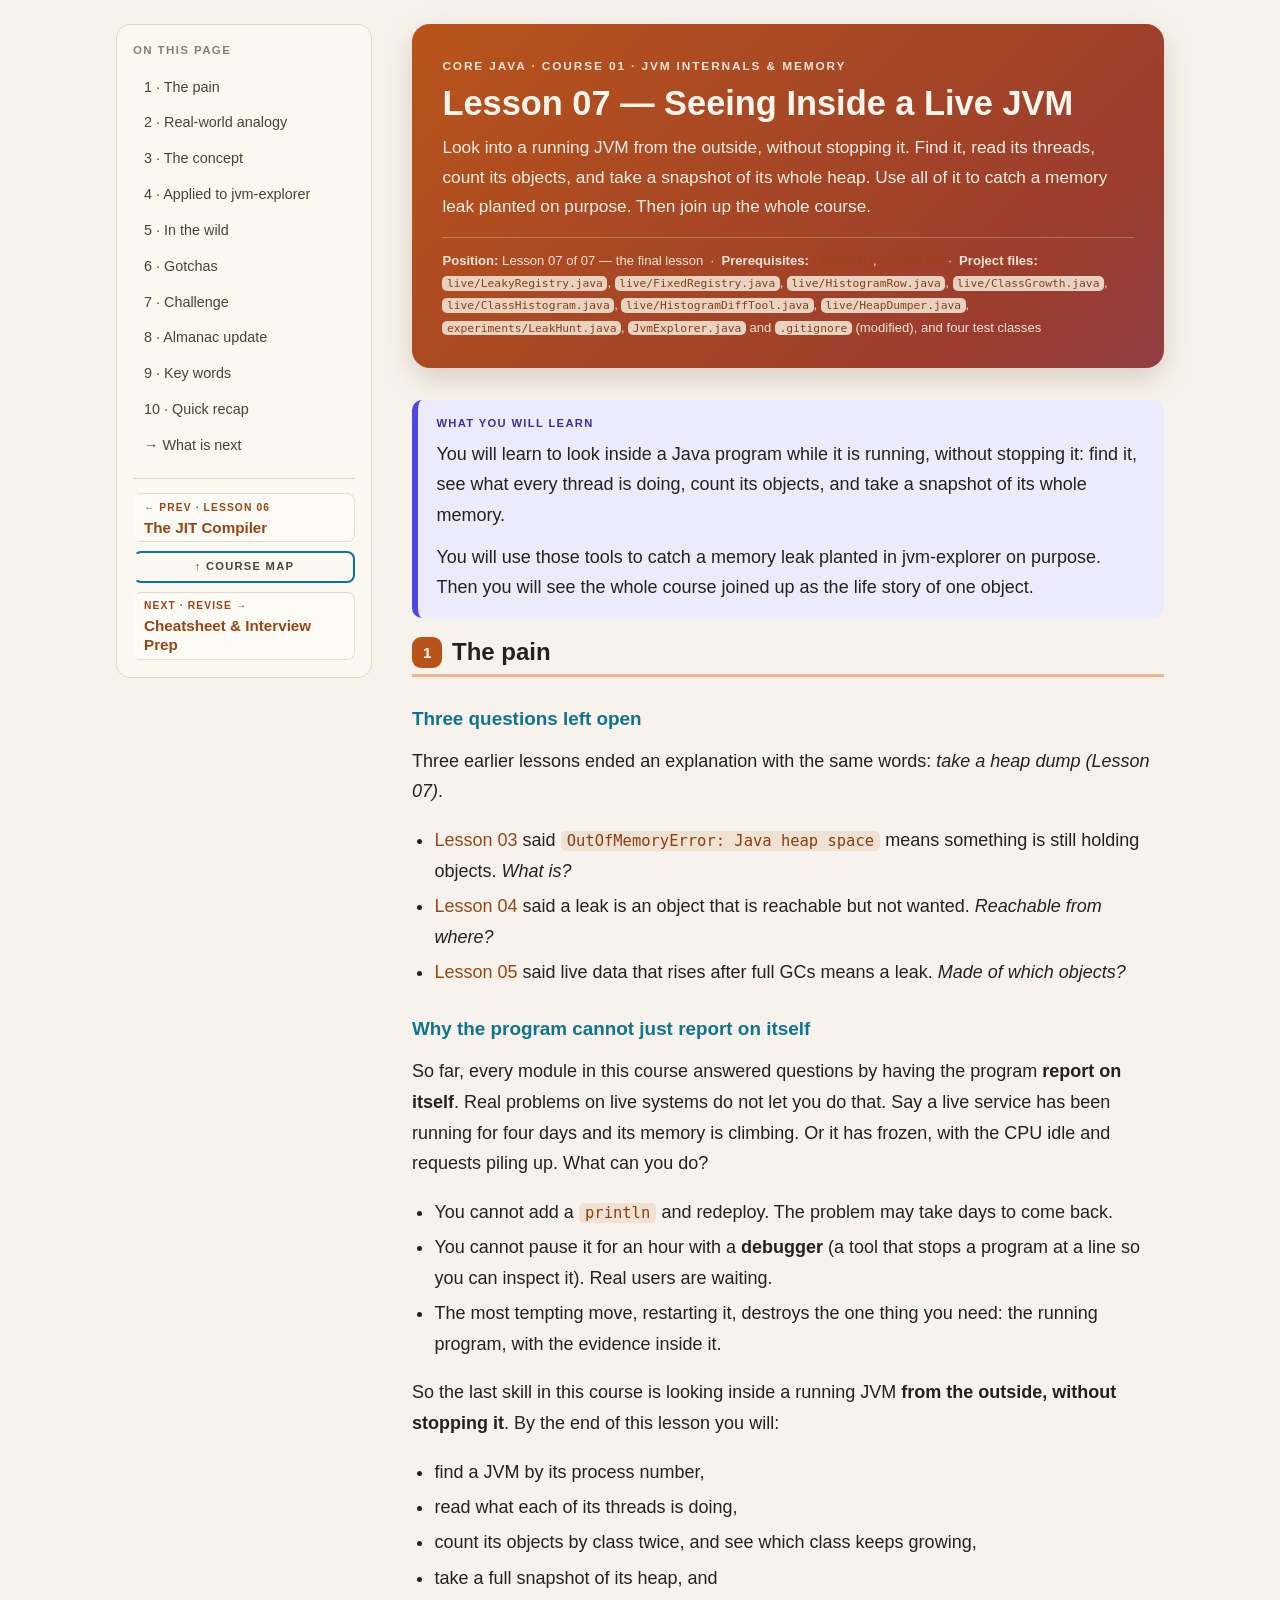
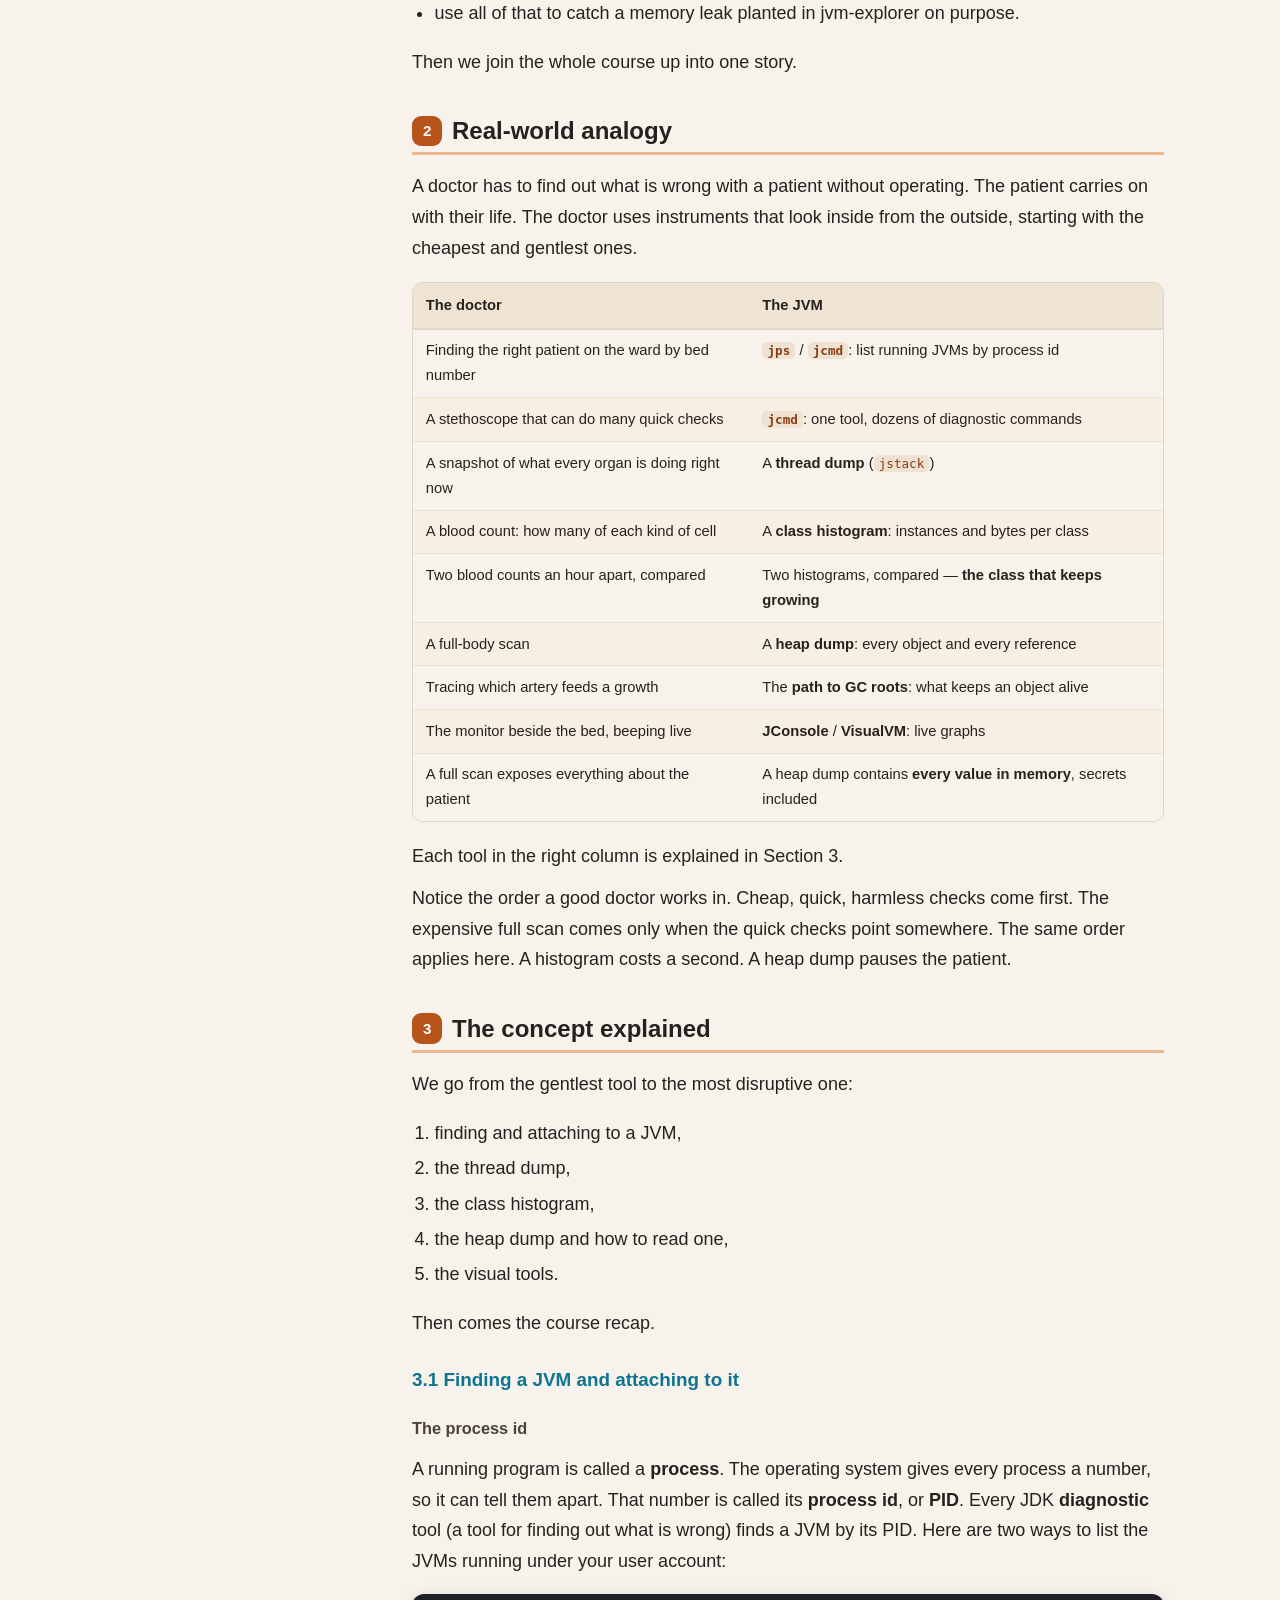
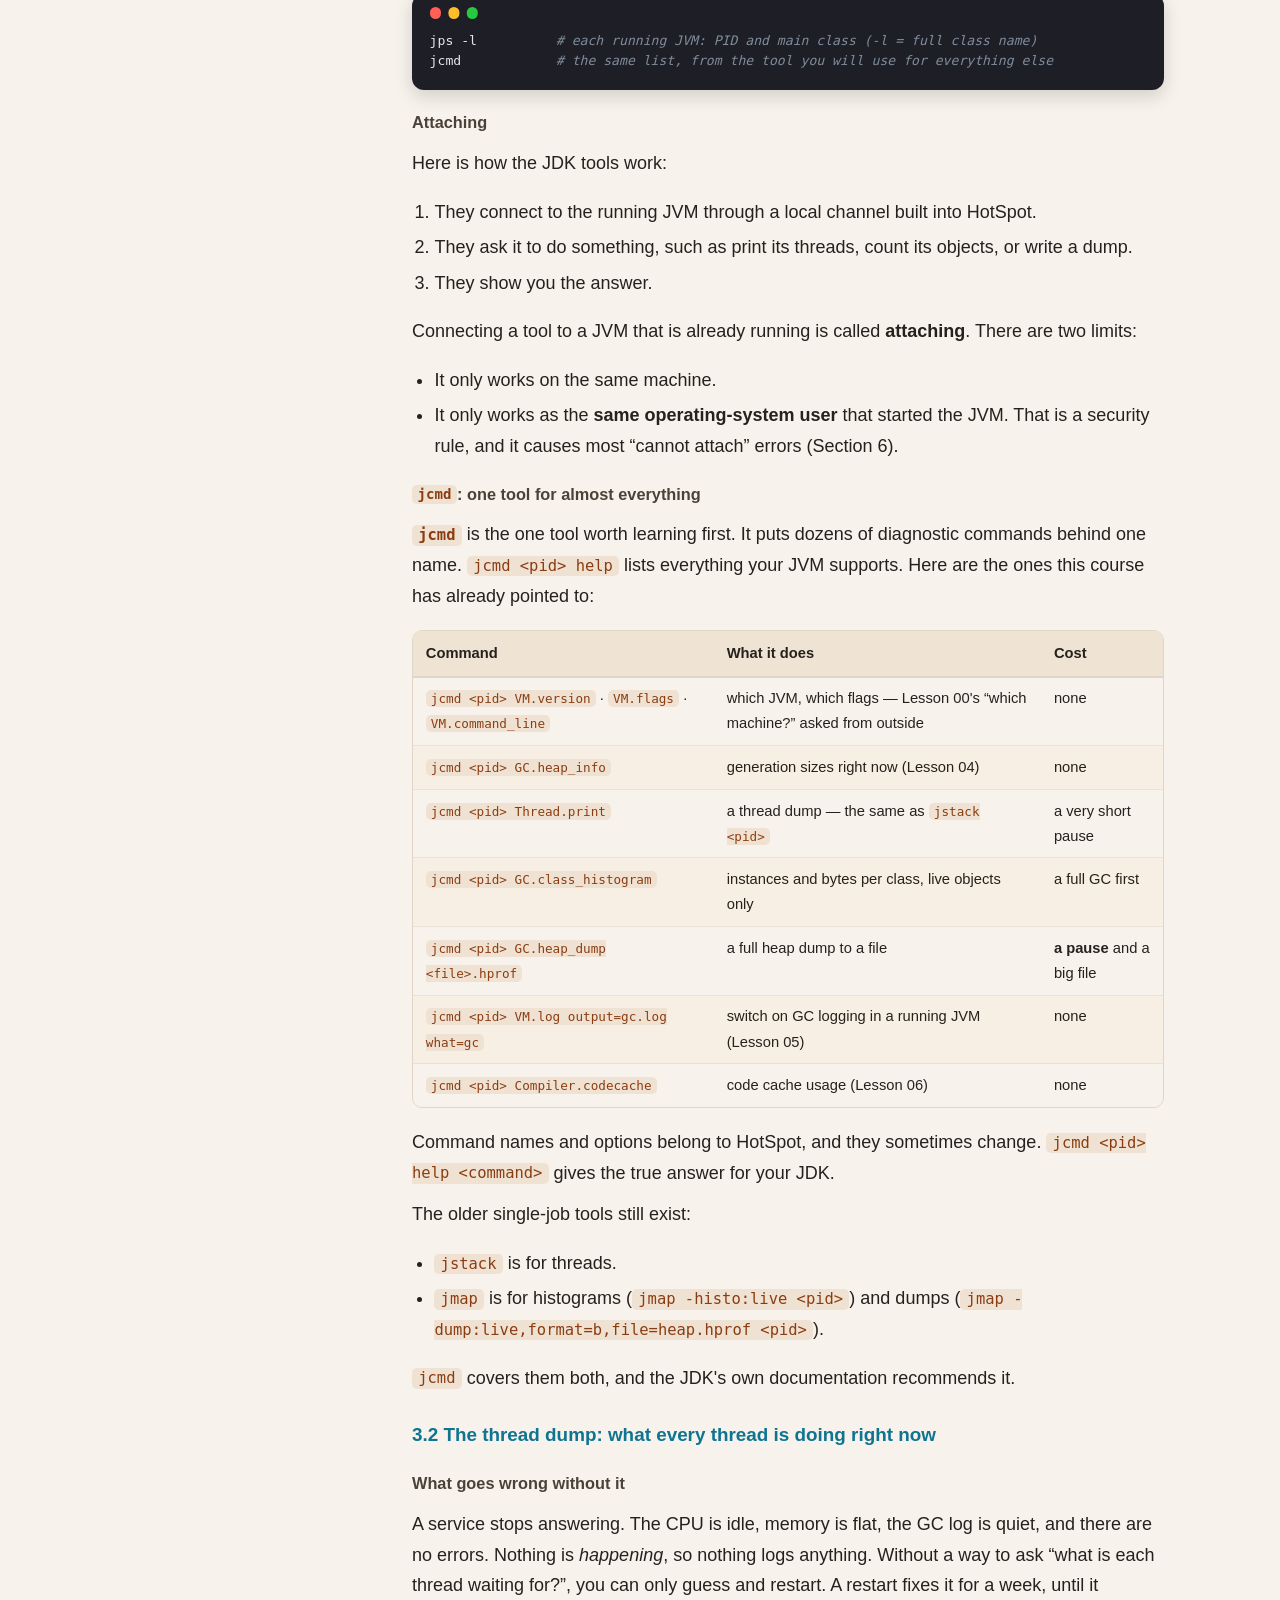
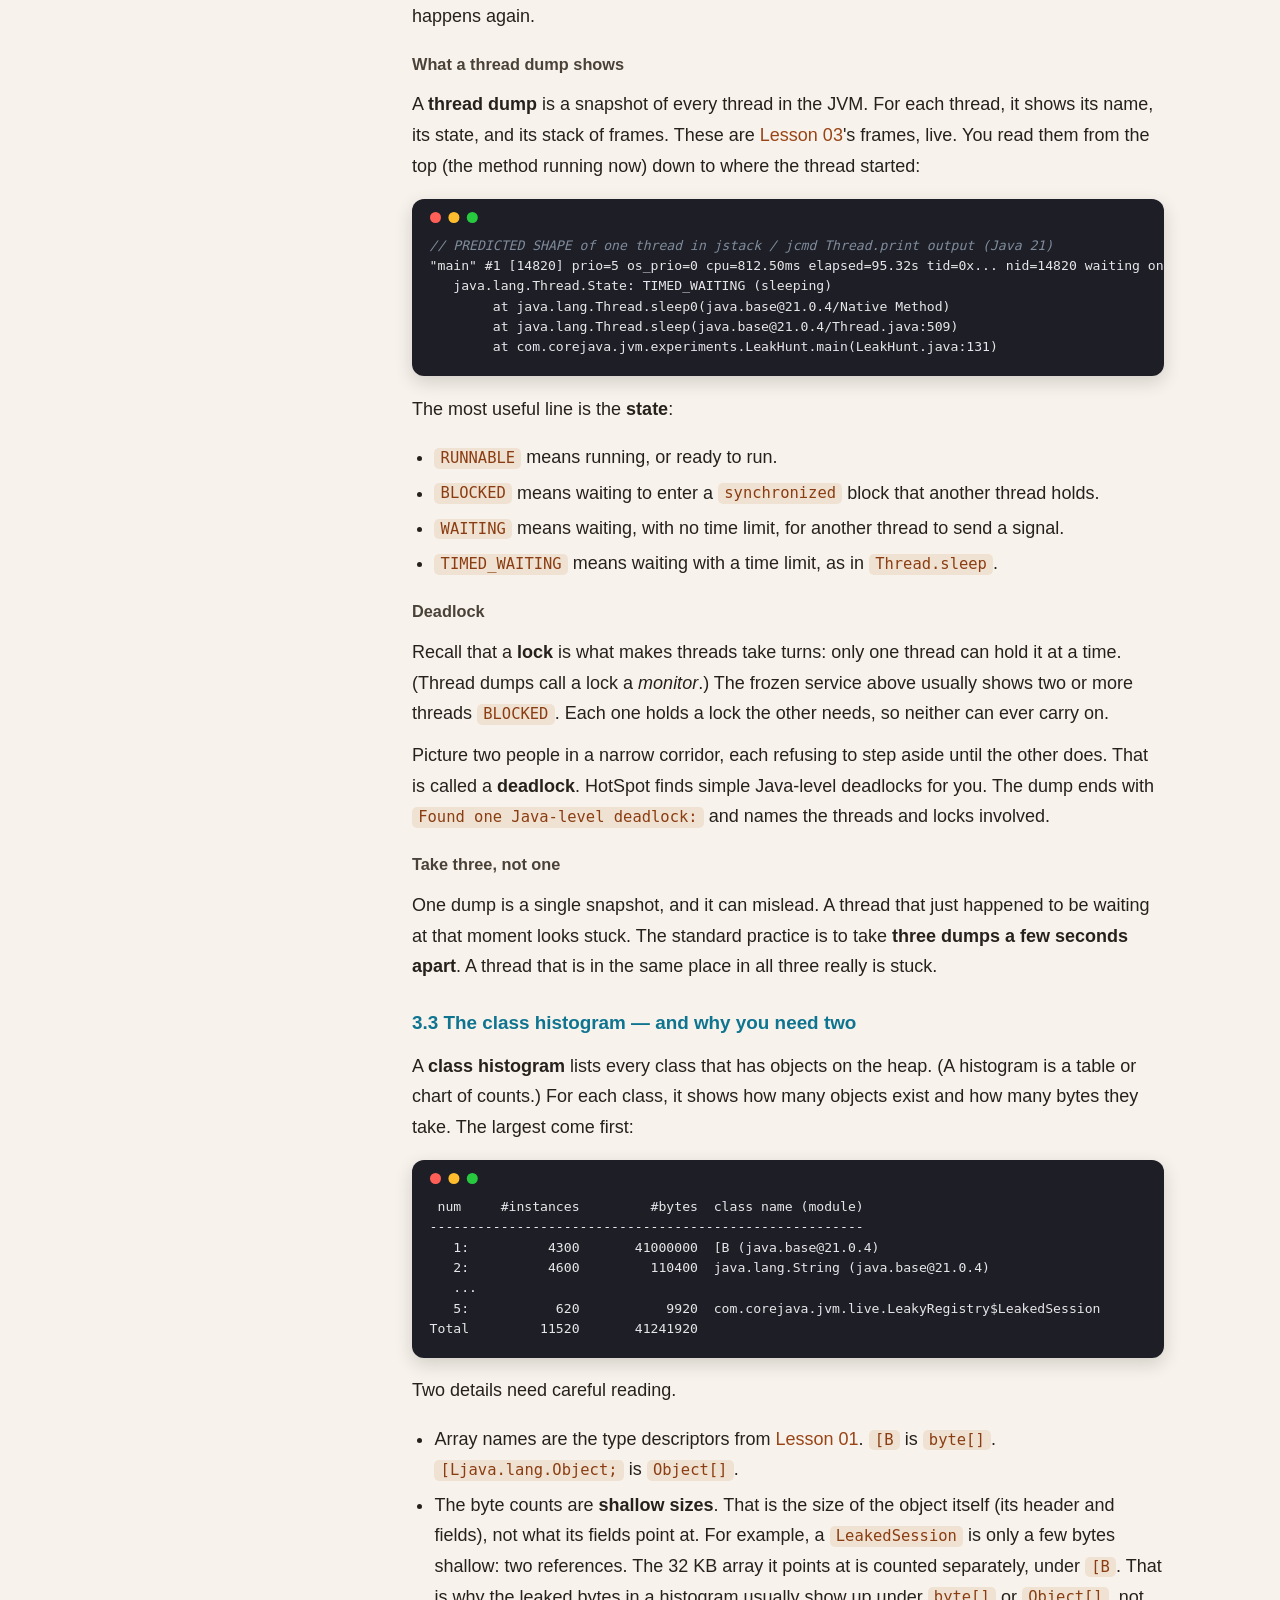
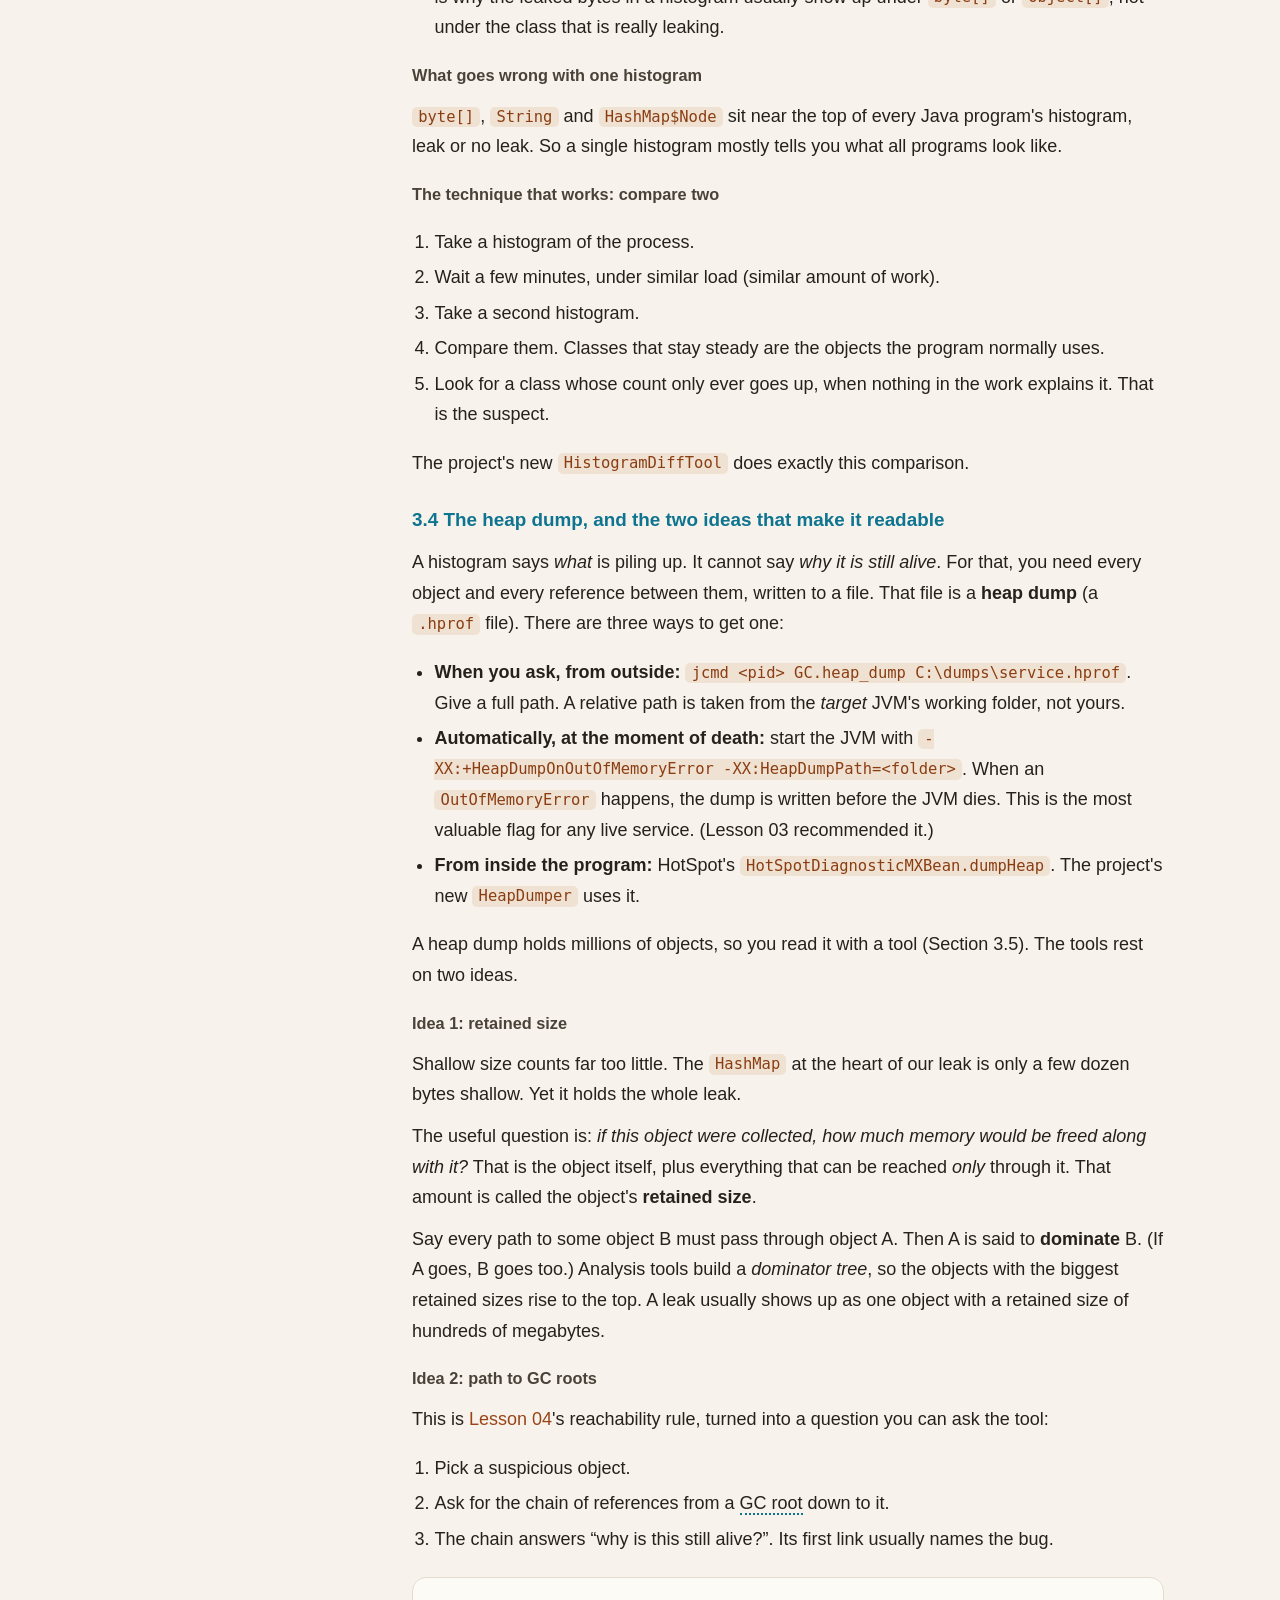
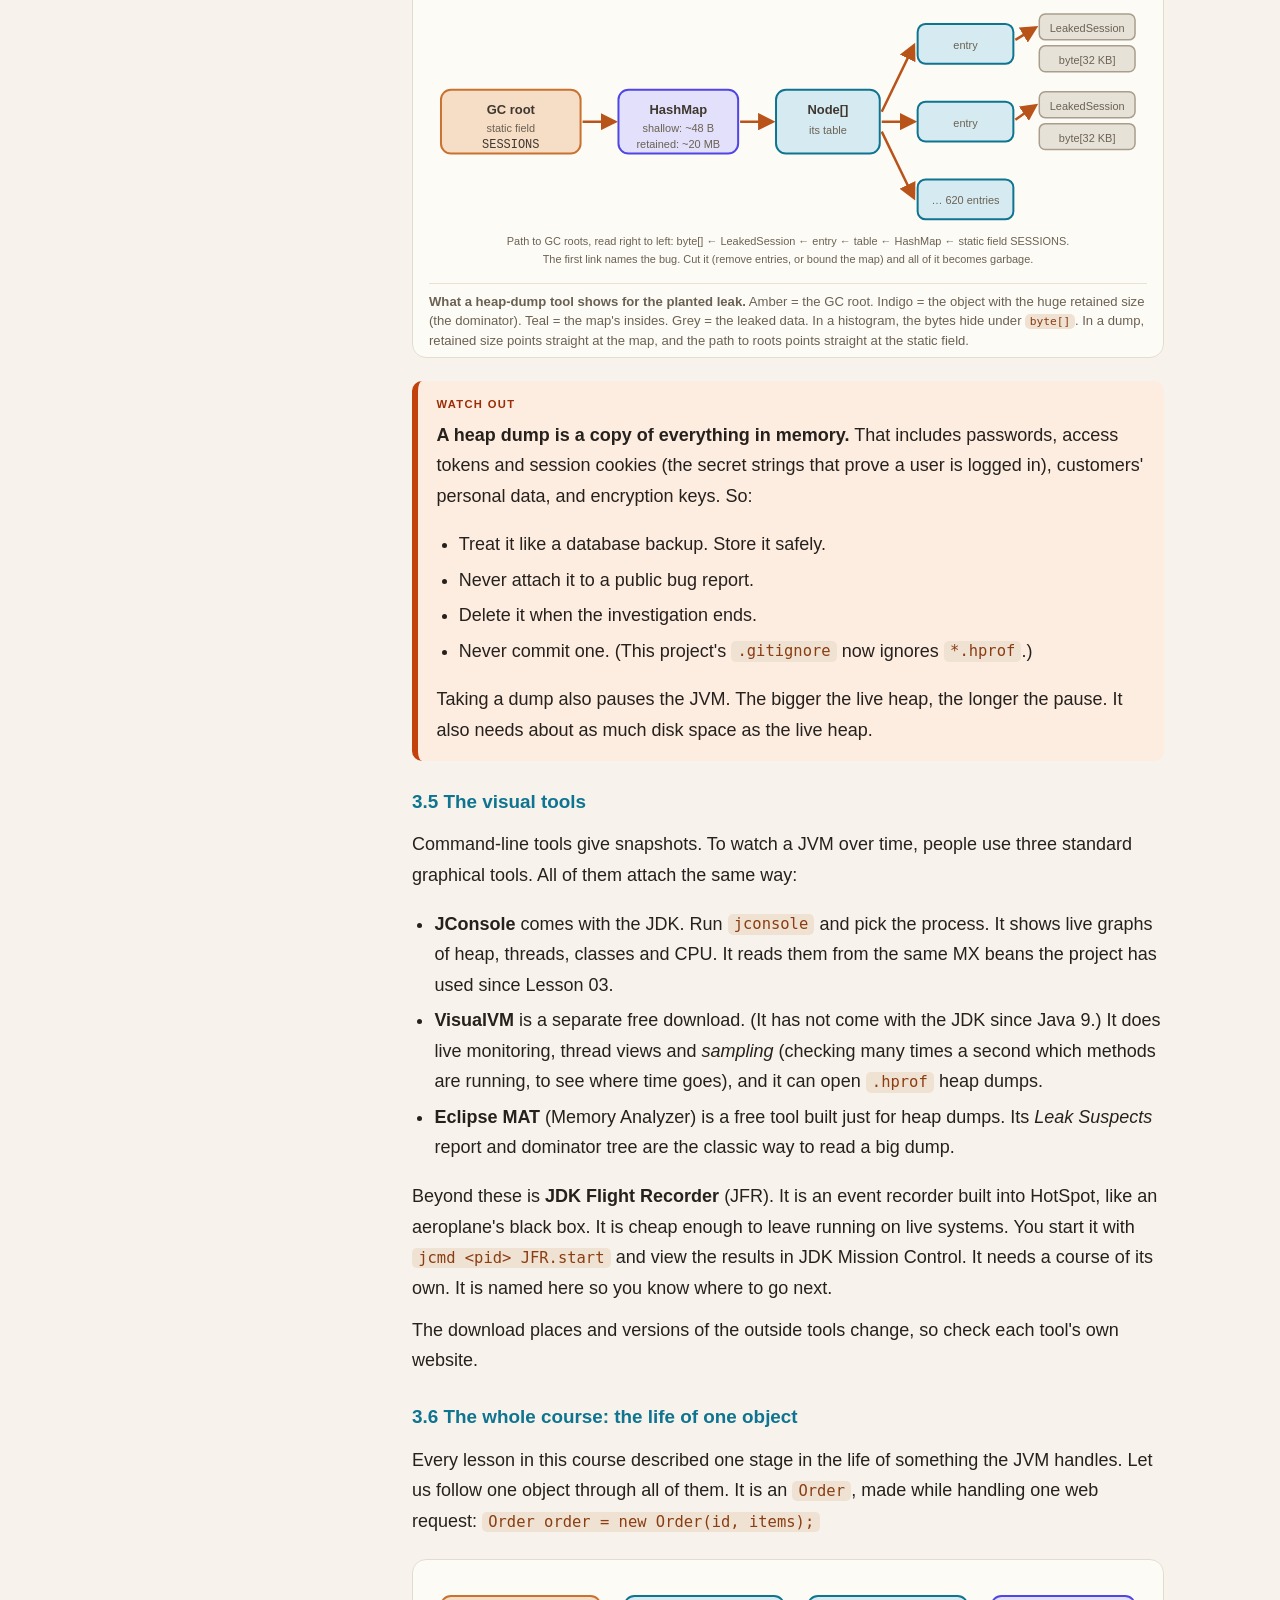
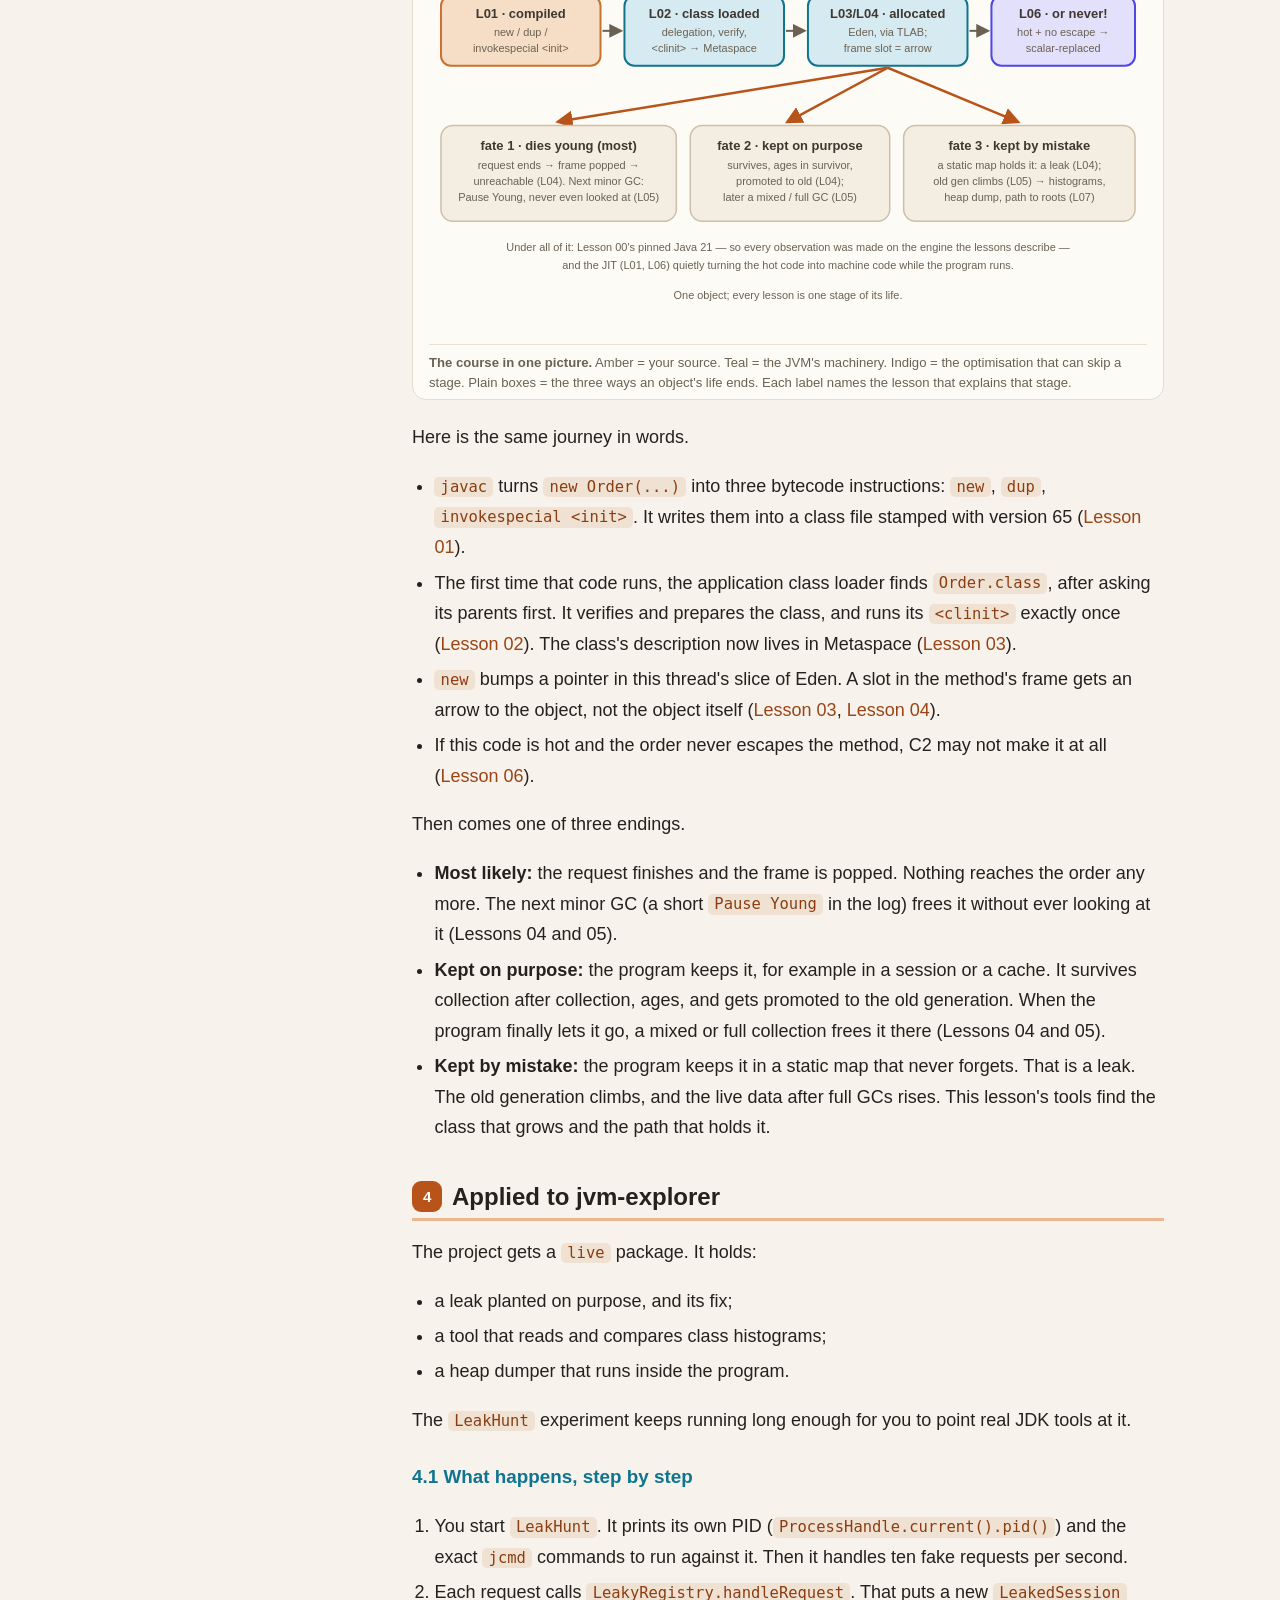
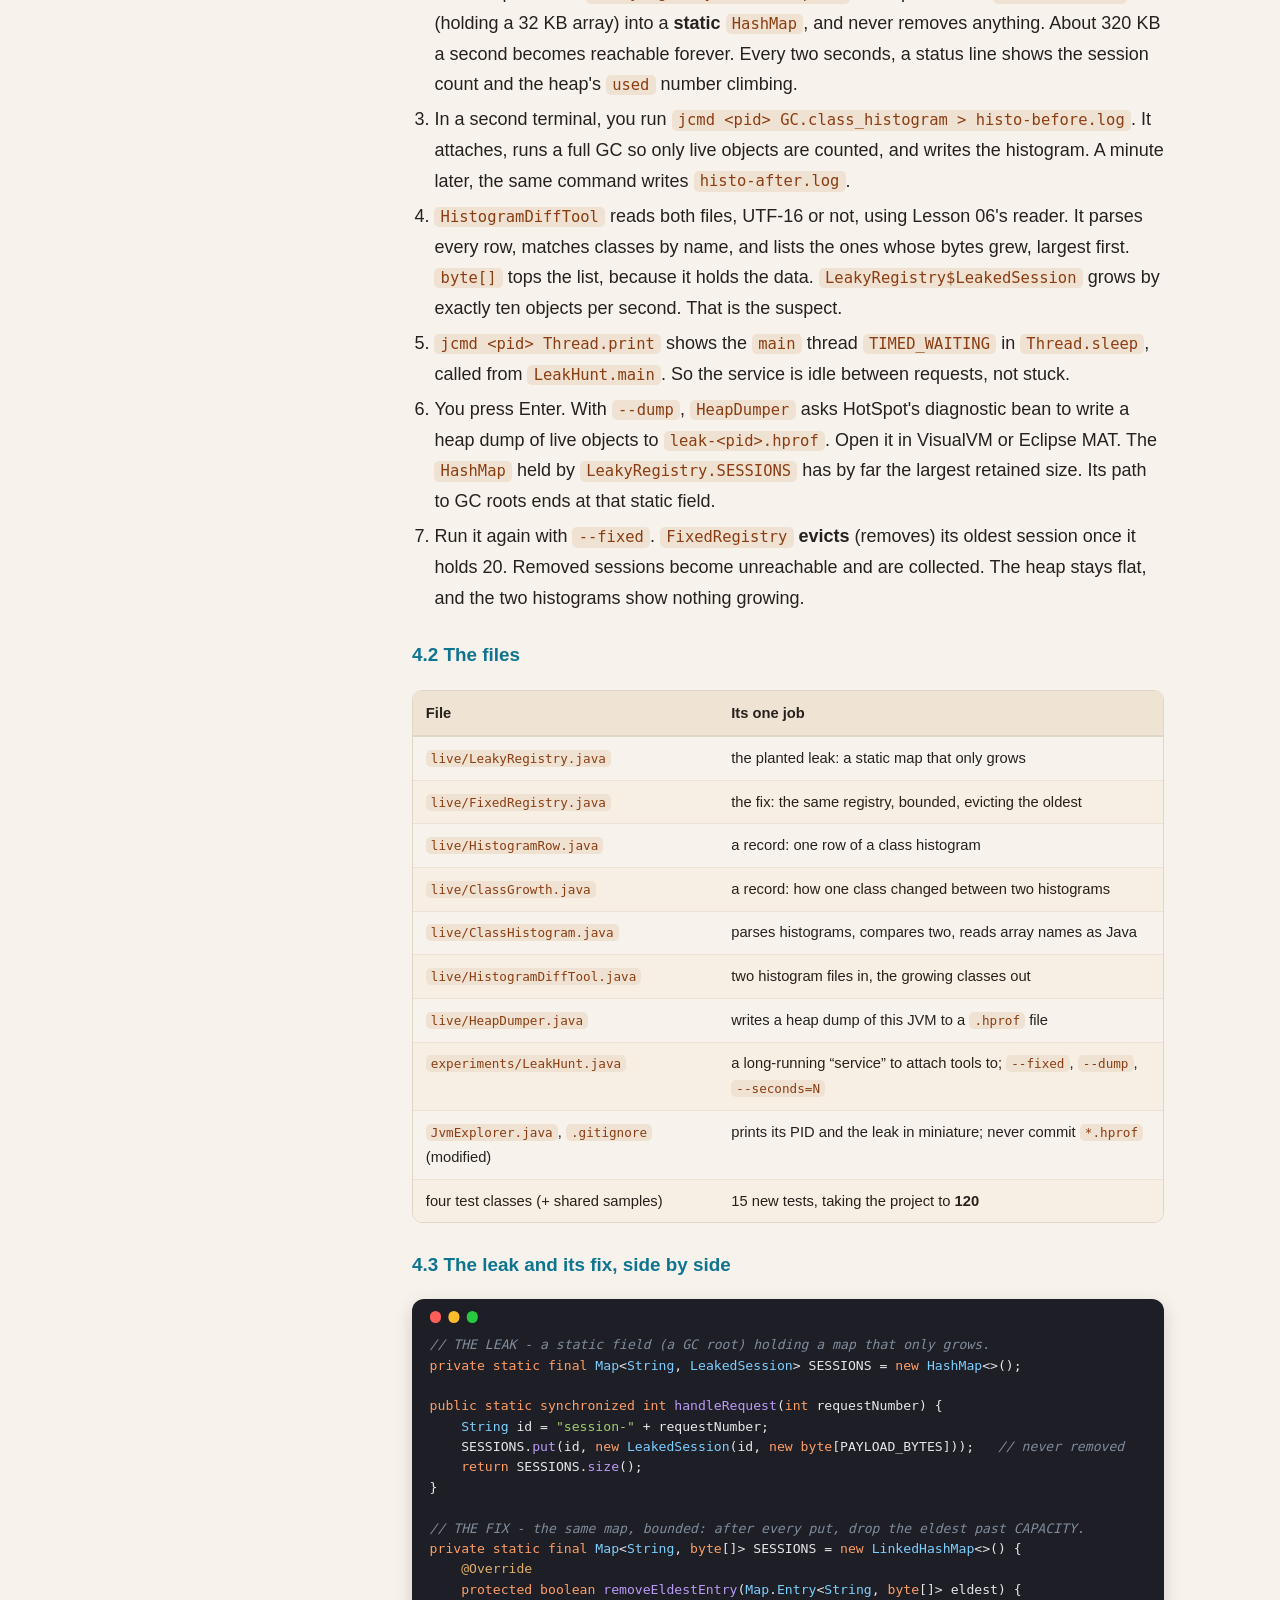
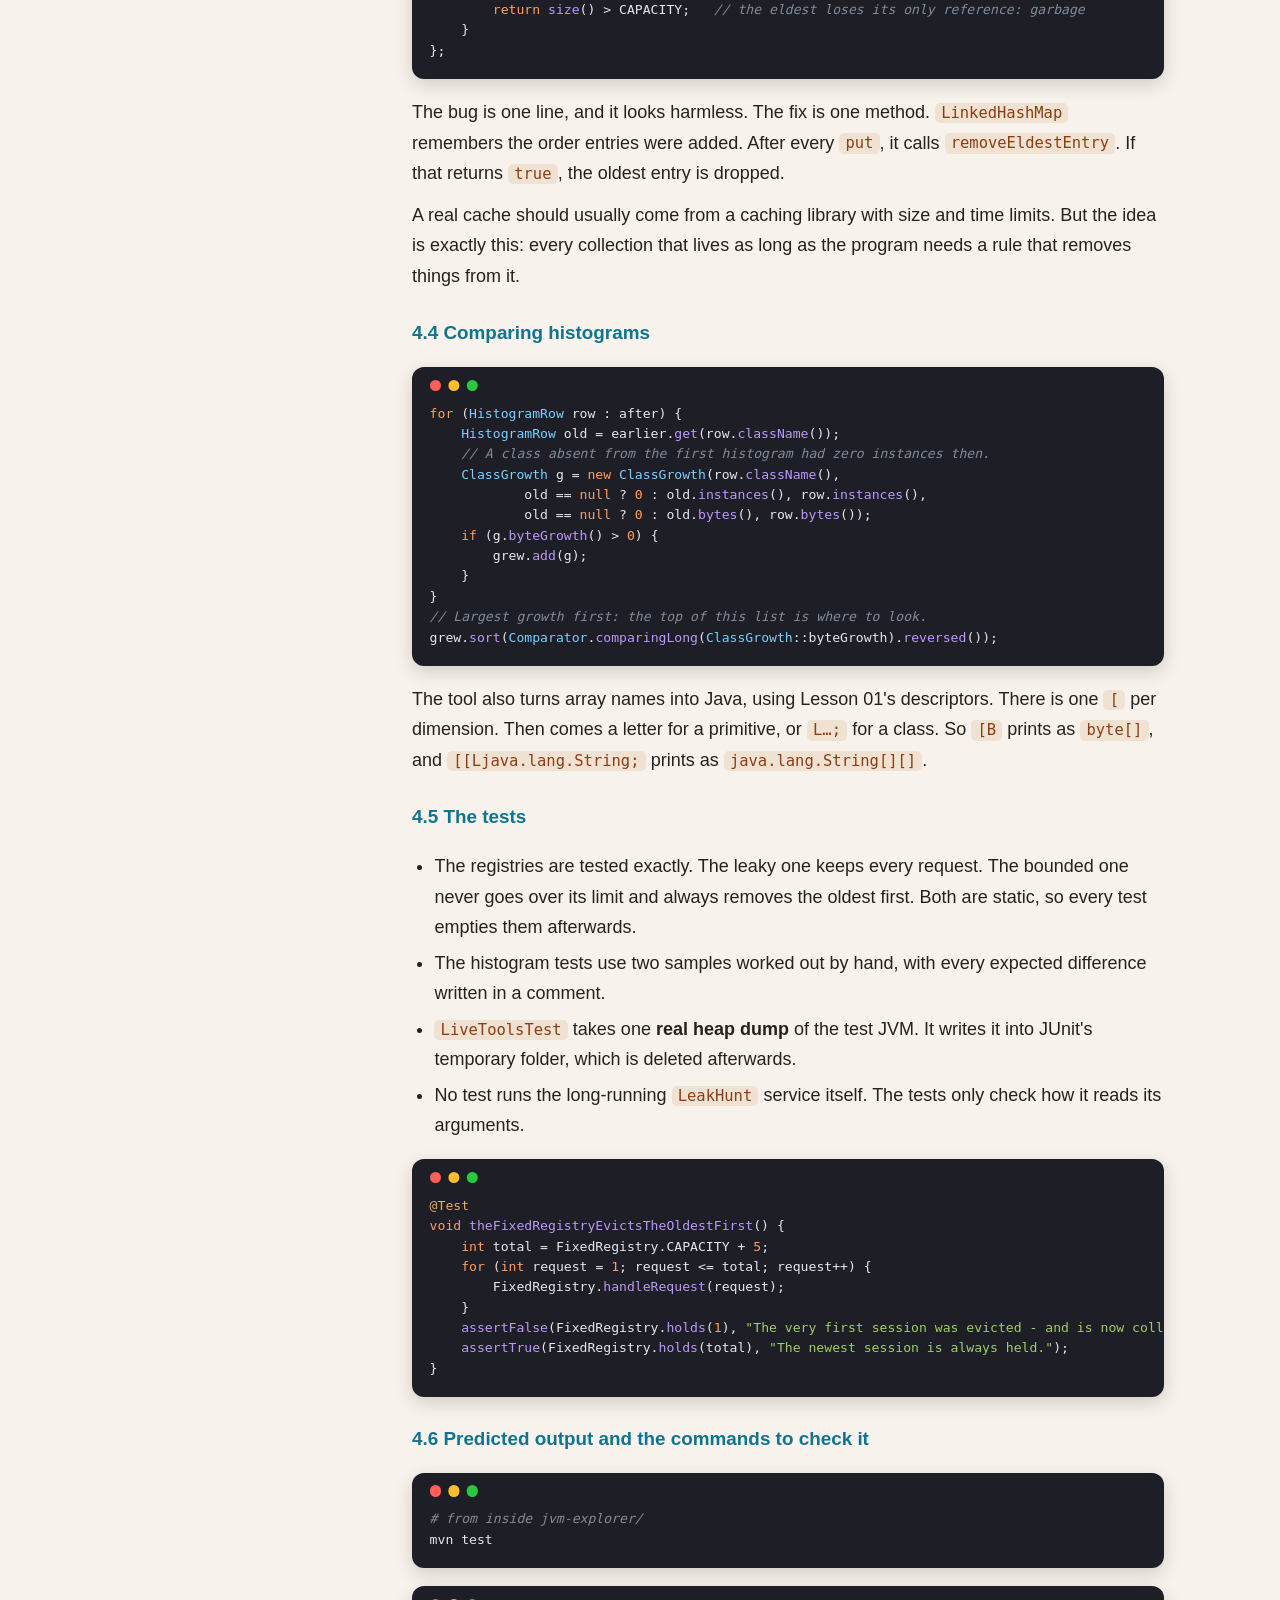
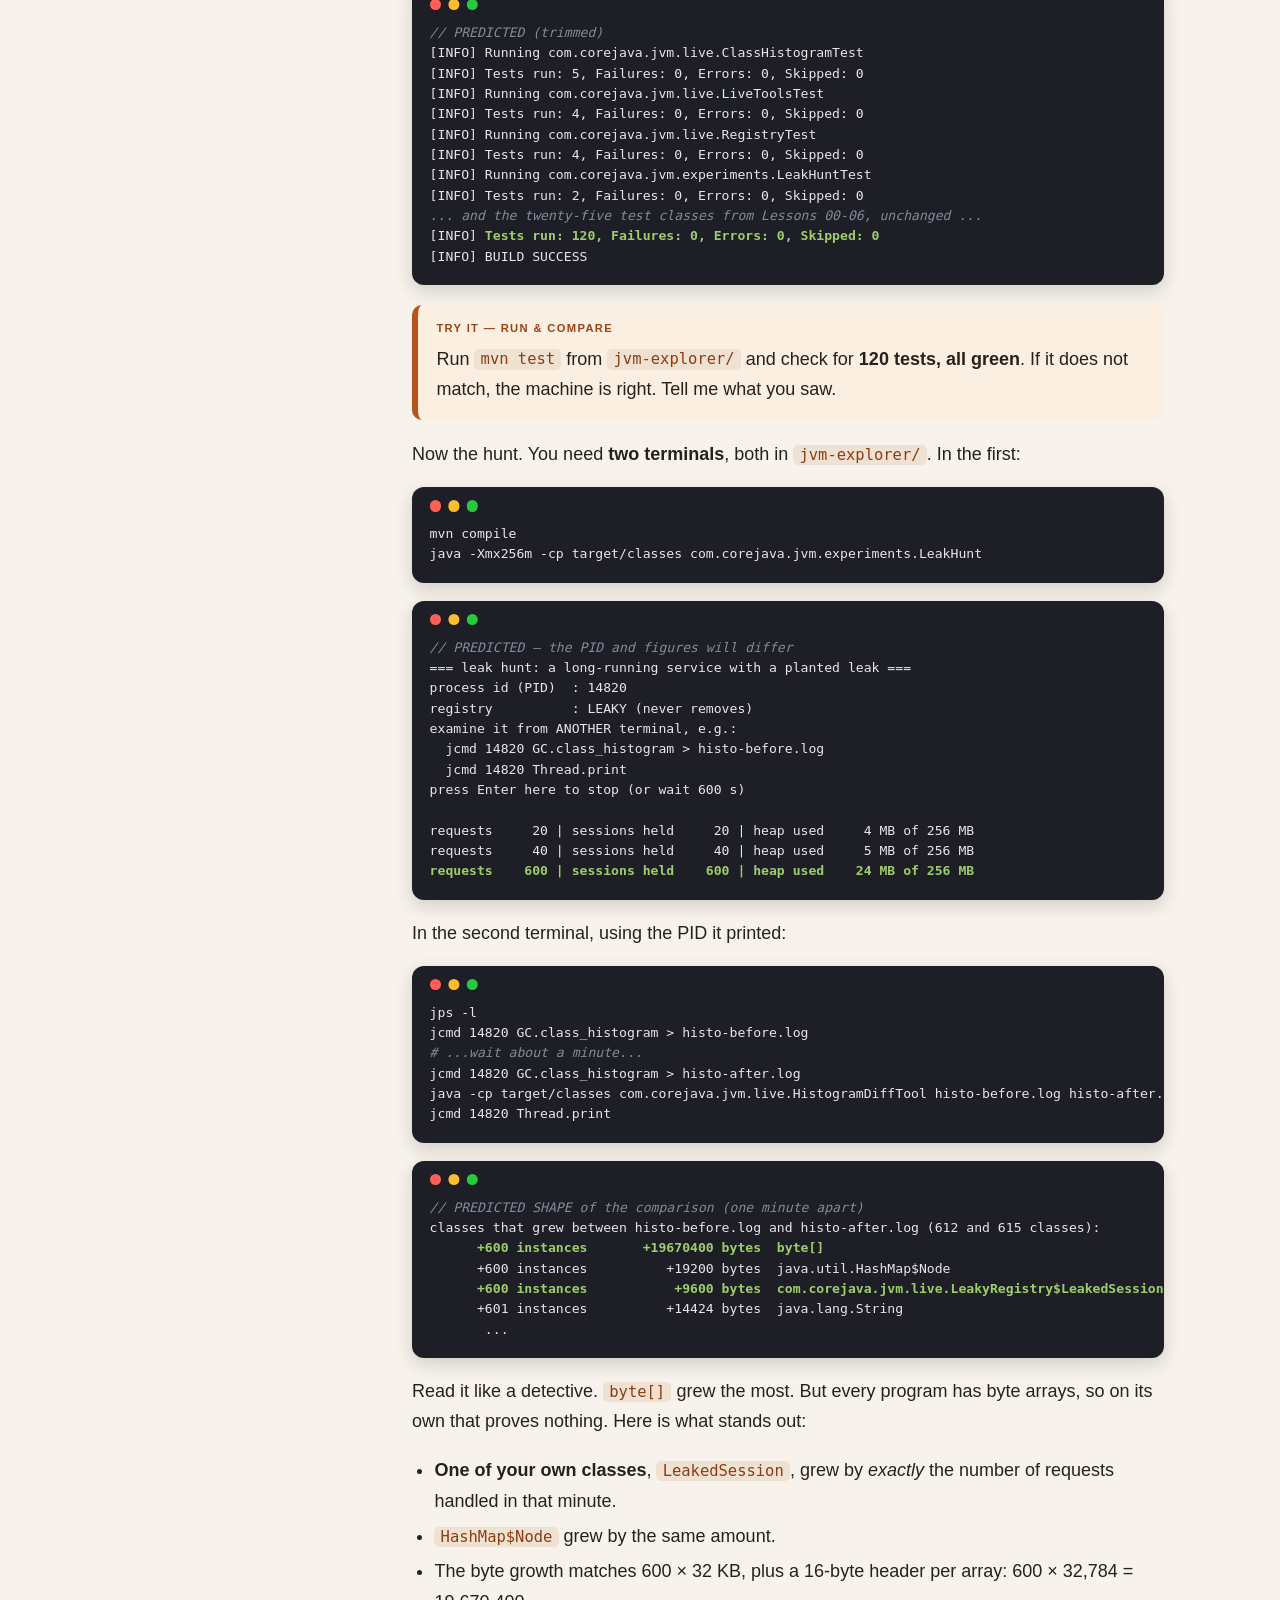
<file: lessons/phase-3-observing/chapter-04-live-jvm-tools/lesson-07-seeing-inside-a-live-jvm.html>
<!doctype html>
<html lang="en">
<head>
  <meta charset="utf-8">
  <meta name="viewport" content="width=device-width, initial-scale=1">
  <title>Lesson 07 — Seeing Inside a Live JVM · JVM Internals &amp; Memory</title>
  <link rel="stylesheet" href="../../assets/lesson.css">
</head>
<body>
<div class="page">

  <!-- ============================ TOC SIDEBAR ============================ -->
  <aside class="toc">
    <p class="toc-title">On this page</p>
    <ol>
      <li><a href="#s1">1 · The pain</a></li>
      <li><a href="#s2">2 · Real-world analogy</a></li>
      <li><a href="#s3">3 · The concept</a></li>
      <li><a href="#s4">4 · Applied to jvm-explorer</a></li>
      <li><a href="#s5">5 · In the wild</a></li>
      <li><a href="#s6">6 · Gotchas</a></li>
      <li><a href="#s7">7 · Challenge</a></li>
      <li><a href="#s8">8 · Almanac update</a></li>
      <li><a href="#s9">9 · Key words</a></li>
      <li><a href="#s10">10 · Quick recap</a></li>
      <li><a href="#next">→ What is next</a></li>
    </ol>
    <nav class="toc-nav" aria-label="Course navigation">
      <a class="navcard" href="../../phase-2-memory-and-gc/chapter-03-gc-and-jit/lesson-06-the-jit-compiler.html">
        <span class="navkicker">← Prev · Lesson 06</span>
        <span class="navtitle">The JIT Compiler</span>
      </a>
      <a class="navmap" href="../../index.html">↑ Course map</a>
      <a class="navcard" href="../../cheatsheet-and-interview-prep.html">
        <span class="navkicker">Next · Revise →</span>
        <span class="navtitle">Cheatsheet &amp; Interview Prep</span>
      </a>
    </nav>
  </aside>

  <!-- ============================ MAIN CONTENT ============================ -->
  <main>

    <header class="banner">
      <p class="kicker">Core Java · Course 01 · JVM Internals &amp; Memory</p>
      <h1>Lesson 07 — Seeing Inside a Live JVM</h1>
      <p class="subtitle">Look into a running JVM from the outside, without stopping it. Find it, read its threads, count its objects, and take a snapshot of its whole heap. Use all of it to catch a memory leak planted on purpose. Then join up the whole course.</p>
      <p class="meta">
        <strong>Position:</strong> Lesson 07 of 07 — the final lesson &nbsp;·&nbsp;
        <strong>Prerequisites:</strong> <a href="../../phase-2-memory-and-gc/chapter-02-memory-and-objects/lesson-03-runtime-memory-areas.html">Lesson 03</a>, <a href="../../phase-2-memory-and-gc/chapter-02-memory-and-objects/lesson-04-object-lifecycle-and-gc.html">Lesson 04</a> &nbsp;·&nbsp;
        <strong>Project files:</strong> <code>live/LeakyRegistry.java</code>, <code>live/FixedRegistry.java</code>, <code>live/HistogramRow.java</code>, <code>live/ClassGrowth.java</code>, <code>live/ClassHistogram.java</code>, <code>live/HistogramDiffTool.java</code>, <code>live/HeapDumper.java</code>, <code>experiments/LeakHunt.java</code>, <code>JvmExplorer.java</code> and <code>.gitignore</code> (modified), and four test classes
      </p>
    </header>

    <div class="callout learn">
      <p>You will learn to look inside a Java program while it is running, without stopping it: find it, see what every thread is doing, count its objects, and take a snapshot of its whole memory.</p>
      <p>You will use those tools to catch a memory leak planted in jvm-explorer on purpose. Then you will see the whole course joined up as the life story of one object.</p>
    </div>

    <!-- ===================== SECTION 1 — THE PAIN ===================== -->
    <section id="s1">
      <h2><span class="sec-num">1</span> The pain</h2>

      <h3>Three questions left open</h3>

      <p>Three earlier lessons ended an explanation with the same words: <em>take a heap dump (Lesson 07)</em>.</p>
      <ul>
        <li><a href="../../phase-2-memory-and-gc/chapter-02-memory-and-objects/lesson-03-runtime-memory-areas.html">Lesson 03</a> said <code>OutOfMemoryError: Java heap space</code> means something is still holding objects. <em>What is?</em></li>
        <li><a href="../../phase-2-memory-and-gc/chapter-02-memory-and-objects/lesson-04-object-lifecycle-and-gc.html">Lesson 04</a> said a leak is an object that is reachable but not wanted. <em>Reachable from where?</em></li>
        <li><a href="../../phase-2-memory-and-gc/chapter-03-gc-and-jit/lesson-05-gc-algorithms-and-logs.html">Lesson 05</a> said live data that rises after full GCs means a leak. <em>Made of which objects?</em></li>
      </ul>

      <h3>Why the program cannot just report on itself</h3>

      <p>So far, every module in this course answered questions by having the program <strong>report on itself</strong>. Real problems on live systems do not let you do that. Say a live service has been running for four days and its memory is climbing. Or it has frozen, with the CPU idle and requests piling up. What can you do?</p>
      <ul>
        <li>You cannot add a <code>println</code> and redeploy. The problem may take days to come back.</li>
        <li>You cannot pause it for an hour with a <strong>debugger</strong> (a tool that stops a program at a line so you can inspect it). Real users are waiting.</li>
        <li>The most tempting move, restarting it, destroys the one thing you need: the running program, with the evidence inside it.</li>
      </ul>

      <p>So the last skill in this course is looking inside a running JVM <strong>from the outside, without stopping it</strong>. By the end of this lesson you will:</p>
      <ul>
        <li>find a JVM by its process number,</li>
        <li>read what each of its threads is doing,</li>
        <li>count its objects by class twice, and see which class keeps growing,</li>
        <li>take a full snapshot of its heap, and</li>
        <li>use all of that to catch a memory leak planted in jvm-explorer on purpose.</li>
      </ul>
      <p>Then we join the whole course up into one story.</p>
    </section>

    <!-- ===================== SECTION 2 — ANALOGY ===================== -->
    <section id="s2">
      <h2><span class="sec-num">2</span> Real-world analogy</h2>

      <p>A doctor has to find out what is wrong with a patient without operating. The patient carries on with their life. The doctor uses instruments that look inside from the outside, starting with the cheapest and gentlest ones.</p>

      <div class="table-wrap">
        <table>
          <thead><tr><th>The doctor</th><th>The JVM</th></tr></thead>
          <tbody>
            <tr><td>Finding the right patient on the ward by bed number</td><td><strong><code>jps</code></strong> / <strong><code>jcmd</code></strong>: list running JVMs by process id</td></tr>
            <tr><td>A stethoscope that can do many quick checks</td><td><strong><code>jcmd</code></strong>: one tool, dozens of diagnostic commands</td></tr>
            <tr><td>A snapshot of what every organ is doing right now</td><td>A <strong>thread dump</strong> (<code>jstack</code>)</td></tr>
            <tr><td>A blood count: how many of each kind of cell</td><td>A <strong>class histogram</strong>: instances and bytes per class</td></tr>
            <tr><td>Two blood counts an hour apart, compared</td><td>Two histograms, compared — <strong>the class that keeps growing</strong></td></tr>
            <tr><td>A full-body scan</td><td>A <strong>heap dump</strong>: every object and every reference</td></tr>
            <tr><td>Tracing which artery feeds a growth</td><td>The <strong>path to GC roots</strong>: what keeps an object alive</td></tr>
            <tr><td>The monitor beside the bed, beeping live</td><td><strong>JConsole</strong> / <strong>VisualVM</strong>: live graphs</td></tr>
            <tr><td>A full scan exposes everything about the patient</td><td>A heap dump contains <strong>every value in memory</strong>, secrets included</td></tr>
          </tbody>
        </table>
      </div>

      <p>Each tool in the right column is explained in Section 3.</p>

      <p>Notice the order a good doctor works in. Cheap, quick, harmless checks come first. The expensive full scan comes only when the quick checks point somewhere. The same order applies here. A histogram costs a second. A heap dump pauses the patient.</p>
    </section>

    <!-- ===================== SECTION 3 — CONCEPT ===================== -->
    <section id="s3">
      <h2><span class="sec-num">3</span> The concept explained</h2>

      <p>We go from the gentlest tool to the most disruptive one:</p>
      <ol>
        <li>finding and attaching to a JVM,</li>
        <li>the thread dump,</li>
        <li>the class histogram,</li>
        <li>the heap dump and how to read one,</li>
        <li>the visual tools.</li>
      </ol>
      <p>Then comes the course recap.</p>

      <h3>3.1 Finding a JVM and attaching to it</h3>

      <h4>The process id</h4>

      <p>A running program is called a <strong>process</strong>. The operating system gives every process a number, so it can tell them apart. That number is called its <strong>process id</strong>, or <strong>PID</strong>. Every JDK <strong>diagnostic</strong> tool (a tool for finding out what is wrong) finds a JVM by its PID. Here are two ways to list the JVMs running under your user account:</p>

      <pre class="terminal"><code>jps -l          <span class="cmt"># each running JVM: PID and main class (-l = full class name)</span>
jcmd            <span class="cmt"># the same list, from the tool you will use for everything else</span></code></pre>

      <h4>Attaching</h4>

      <p>Here is how the JDK tools work:</p>
      <ol>
        <li>They connect to the running JVM through a local channel built into HotSpot.</li>
        <li>They ask it to do something, such as print its threads, count its objects, or write a dump.</li>
        <li>They show you the answer.</li>
      </ol>
      <p>Connecting a tool to a JVM that is already running is called <strong>attaching</strong>. There are two limits:</p>
      <ul>
        <li>It only works on the same machine.</li>
        <li>It only works as the <strong>same operating-system user</strong> that started the JVM. That is a security rule, and it causes most &ldquo;cannot attach&rdquo; errors (Section 6).</li>
      </ul>

      <h4><code>jcmd</code>: one tool for almost everything</h4>

      <p><strong><code>jcmd</code></strong> is the one tool worth learning first. It puts dozens of diagnostic commands behind one name. <code>jcmd &lt;pid&gt; help</code> lists everything your JVM supports. Here are the ones this course has already pointed to:</p>

      <div class="table-wrap">
        <table>
          <thead><tr><th>Command</th><th>What it does</th><th>Cost</th></tr></thead>
          <tbody>
            <tr><td><code>jcmd &lt;pid&gt; VM.version</code> · <code>VM.flags</code> · <code>VM.command_line</code></td><td>which JVM, which flags — Lesson 00's &ldquo;which machine?&rdquo; asked from outside</td><td>none</td></tr>
            <tr><td><code>jcmd &lt;pid&gt; GC.heap_info</code></td><td>generation sizes right now (Lesson 04)</td><td>none</td></tr>
            <tr><td><code>jcmd &lt;pid&gt; Thread.print</code></td><td>a thread dump — the same as <code>jstack &lt;pid&gt;</code></td><td>a very short pause</td></tr>
            <tr><td><code>jcmd &lt;pid&gt; GC.class_histogram</code></td><td>instances and bytes per class, live objects only</td><td>a full GC first</td></tr>
            <tr><td><code>jcmd &lt;pid&gt; GC.heap_dump &lt;file&gt;.hprof</code></td><td>a full heap dump to a file</td><td><strong>a pause</strong> and a big file</td></tr>
            <tr><td><code>jcmd &lt;pid&gt; VM.log output=gc.log what=gc</code></td><td>switch on GC logging in a running JVM (Lesson 05)</td><td>none</td></tr>
            <tr><td><code>jcmd &lt;pid&gt; Compiler.codecache</code></td><td>code cache usage (Lesson 06)</td><td>none</td></tr>
          </tbody>
        </table>
      </div>

      <p>Command names and options belong to HotSpot, and they sometimes change. <code>jcmd &lt;pid&gt; help &lt;command&gt;</code> gives the true answer for your JDK.</p>

      <p>The older single-job tools still exist:</p>
      <ul>
        <li><code>jstack</code> is for threads.</li>
        <li><code>jmap</code> is for histograms (<code>jmap -histo:live &lt;pid&gt;</code>) and dumps (<code>jmap -dump:live,format=b,file=heap.hprof &lt;pid&gt;</code>).</li>
      </ul>
      <p><code>jcmd</code> covers them both, and the JDK's own documentation recommends it.</p>

      <h3>3.2 The thread dump: what every thread is doing right now</h3>

      <h4>What goes wrong without it</h4>

      <p>A service stops answering. The CPU is idle, memory is flat, the GC log is quiet, and there are no errors. Nothing is <em>happening</em>, so nothing logs anything. Without a way to ask &ldquo;what is each thread waiting for?&rdquo;, you can only guess and restart. A restart fixes it for a week, until it happens again.</p>

      <h4>What a thread dump shows</h4>

      <p>A <strong>thread dump</strong> is a snapshot of every thread in the JVM. For each thread, it shows its name, its state, and its stack of frames. These are <a href="../../phase-2-memory-and-gc/chapter-02-memory-and-objects/lesson-03-runtime-memory-areas.html">Lesson 03</a>'s frames, live. You read them from the top (the method running now) down to where the thread started:</p>

      <pre class="terminal"><code><span class="cmt">// PREDICTED SHAPE of one thread in jstack / jcmd Thread.print output (Java 21)</span>
"main" #1 [14820] prio=5 os_prio=0 cpu=812.50ms elapsed=95.32s tid=0x... nid=14820 waiting on condition  [0x...]
   java.lang.Thread.State: TIMED_WAITING (sleeping)
	at java.lang.Thread.sleep0(java.base@21.0.4/Native Method)
	at java.lang.Thread.sleep(java.base@21.0.4/Thread.java:509)
	at com.corejava.jvm.experiments.LeakHunt.main(LeakHunt.java:131)</code></pre>

      <p>The most useful line is the <strong>state</strong>:</p>
      <ul>
        <li><code>RUNNABLE</code> means running, or ready to run.</li>
        <li><code>BLOCKED</code> means waiting to enter a <code>synchronized</code> block that another thread holds.</li>
        <li><code>WAITING</code> means waiting, with no time limit, for another thread to send a signal.</li>
        <li><code>TIMED_WAITING</code> means waiting with a time limit, as in <code>Thread.sleep</code>.</li>
      </ul>
      <h4>Deadlock</h4>

      <p>Recall that a <strong>lock</strong> is what makes threads take turns: only one thread can hold it at a time. (Thread dumps call a lock a <em>monitor</em>.) The frozen service above usually shows two or more threads <code>BLOCKED</code>. Each one holds a lock the other needs, so neither can ever carry on.</p>

      <p>Picture two people in a narrow corridor, each refusing to step aside until the other does. That is called a <strong>deadlock</strong>. HotSpot finds simple Java-level deadlocks for you. The dump ends with <code>Found one Java-level deadlock:</code> and names the threads and locks involved.</p>

      <h4>Take three, not one</h4>

      <p>One dump is a single snapshot, and it can mislead. A thread that just happened to be waiting at that moment looks stuck. The standard practice is to take <strong>three dumps a few seconds apart</strong>. A thread that is in the same place in all three really is stuck.</p>

      <h3>3.3 The class histogram — and why you need two</h3>

      <p>A <strong>class histogram</strong> lists every class that has objects on the heap. (A histogram is a table or chart of counts.) For each class, it shows how many objects exist and how many bytes they take. The largest come first:</p>

      <pre class="terminal"><code> num     #instances         #bytes  class name (module)
-------------------------------------------------------
   1:          4300       41000000  [B (java.base@21.0.4)
   2:          4600         110400  java.lang.String (java.base@21.0.4)
   ...
   5:           620           9920  com.corejava.jvm.live.LeakyRegistry$LeakedSession
Total         11520       41241920</code></pre>

      <p>Two details need careful reading.</p>
      <ul>
        <li>Array names are the type descriptors from <a href="../../phase-1-foundations/chapter-01-how-java-runs/lesson-01-how-java-runs.html">Lesson 01</a>. <code>[B</code> is <code>byte[]</code>. <code>[Ljava.lang.Object;</code> is <code>Object[]</code>.</li>
        <li>The byte counts are <strong>shallow sizes</strong>. That is the size of the object itself (its header and fields), not what its fields point at. For example, a <code>LeakedSession</code> is only a few bytes shallow: two references. The 32 KB array it points at is counted separately, under <code>[B</code>. That is why the leaked bytes in a histogram usually show up under <code>byte[]</code> or <code>Object[]</code>, not under the class that is really leaking.</li>
      </ul>

      <h4>What goes wrong with one histogram</h4>

      <p><code>byte[]</code>, <code>String</code> and <code>HashMap$Node</code> sit near the top of every Java program's histogram, leak or no leak. So a single histogram mostly tells you what all programs look like.</p>

      <h4>The technique that works: compare two</h4>

      <ol>
        <li>Take a histogram of the process.</li>
        <li>Wait a few minutes, under similar load (similar amount of work).</li>
        <li>Take a second histogram.</li>
        <li>Compare them. Classes that stay steady are the objects the program normally uses.</li>
        <li>Look for a class whose count only ever goes up, when nothing in the work explains it. That is the suspect.</li>
      </ol>
      <p>The project's new <code>HistogramDiffTool</code> does exactly this comparison.</p>

      <h3>3.4 The heap dump, and the two ideas that make it readable</h3>

      <p>A histogram says <em>what</em> is piling up. It cannot say <em>why it is still alive</em>. For that, you need every object and every reference between them, written to a file. That file is a <strong>heap dump</strong> (a <code>.hprof</code> file). There are three ways to get one:</p>

      <ul>
        <li><strong>When you ask, from outside:</strong> <code>jcmd &lt;pid&gt; GC.heap_dump C:\dumps\service.hprof</code>. Give a full path. A relative path is taken from the <em>target</em> JVM's working folder, not yours.</li>
        <li><strong>Automatically, at the moment of death:</strong> start the JVM with <code>-XX:+HeapDumpOnOutOfMemoryError -XX:HeapDumpPath=&lt;folder&gt;</code>. When an <code>OutOfMemoryError</code> happens, the dump is written before the JVM dies. This is the most valuable flag for any live service. (Lesson 03 recommended it.)</li>
        <li><strong>From inside the program:</strong> HotSpot's <code>HotSpotDiagnosticMXBean.dumpHeap</code>. The project's new <code>HeapDumper</code> uses it.</li>
      </ul>

      <p>A heap dump holds millions of objects, so you read it with a tool (Section 3.5). The tools rest on two ideas.</p>

      <h4>Idea 1: retained size</h4>

      <p>Shallow size counts far too little. The <code>HashMap</code> at the heart of our leak is only a few dozen bytes shallow. Yet it holds the whole leak.</p>

      <p>The useful question is: <em>if this object were collected, how much memory would be freed along with it?</em> That is the object itself, plus everything that can be reached <em>only</em> through it. That amount is called the object's <strong>retained size</strong>.</p>

      <p>Say every path to some object B must pass through object A. Then A is said to <strong>dominate</strong> B. (If A goes, B goes too.) Analysis tools build a <em>dominator tree</em>, so the objects with the biggest retained sizes rise to the top. A leak usually shows up as one object with a retained size of hundreds of megabytes.</p>

      <h4>Idea 2: path to GC roots</h4>

      <p>This is <a href="../../phase-2-memory-and-gc/chapter-02-memory-and-objects/lesson-04-object-lifecycle-and-gc.html">Lesson 04</a>'s reachability rule, turned into a question you can ask the tool:</p>
      <ol>
        <li>Pick a suspicious object.</li>
        <li>Ask for the chain of references from a <span class="term" tabindex="0" data-def="The starting points the program is surely using: local variables in live frames, static fields, running threads.">GC root</span> down to it.</li>
        <li>The chain answers &ldquo;why is this still alive?&rdquo;. Its first link usually names the bug.</li>
      </ol>

      <figure class="fig">
        <svg viewBox="0 0 720 280" role="img" aria-label="The planted leak as a heap dump shows it. A GC root, the static field SESSIONS of class LeakyRegistry, points to a HashMap, which points to its internal table, which points to many map entries, each pointing to a LeakedSession, each pointing to a 32 kilobyte byte array. The HashMap's shallow size is tiny but its retained size is the whole leak, because every path to the sessions passes through it.">
          <defs>
            <marker id="l7ah" viewBox="0 0 10 10" refX="8" refY="5" markerWidth="7" markerHeight="7" orient="auto-start-reverse">
              <path class="fig-arrow-accent-h" d="M0,0 L10,5 L0,10 z"/>
            </marker>
          </defs>

          <rect class="fig-code" x="12" y="96" width="140" height="64" rx="10"/>
          <text class="fig-label" x="82" y="120" text-anchor="middle">GC root</text>
          <text class="fig-small" x="82" y="138" text-anchor="middle">static field</text>
          <text class="fig-mono" x="82" y="154" text-anchor="middle">SESSIONS</text>

          <rect class="fig-accent2" x="190" y="96" width="120" height="64" rx="10"/>
          <text class="fig-label" x="250" y="120" text-anchor="middle">HashMap</text>
          <text class="fig-small" x="250" y="138" text-anchor="middle">shallow: ~48 B</text>
          <text class="fig-small" x="250" y="154" text-anchor="middle">retained: ~20 MB</text>

          <rect class="fig-infra" x="348" y="96" width="104" height="64" rx="10"/>
          <text class="fig-label" x="400" y="120" text-anchor="middle">Node[]</text>
          <text class="fig-small" x="400" y="140" text-anchor="middle">its table</text>

          <rect class="fig-infra" x="490" y="30" width="96" height="40" rx="8"/>
          <text class="fig-small" x="538" y="55" text-anchor="middle">entry</text>
          <rect class="fig-infra" x="490" y="108" width="96" height="40" rx="8"/>
          <text class="fig-small" x="538" y="133" text-anchor="middle">entry</text>
          <rect class="fig-infra" x="490" y="186" width="96" height="40" rx="8"/>
          <text class="fig-small" x="538" y="211" text-anchor="middle">… 620 entries</text>

          <rect class="fig-generic" x="612" y="20" width="96" height="26" rx="6"/>
          <text class="fig-small" x="660" y="38" text-anchor="middle">LeakedSession</text>
          <rect class="fig-generic" x="612" y="52" width="96" height="26" rx="6"/>
          <text class="fig-small" x="660" y="70" text-anchor="middle">byte[32 KB]</text>
          <rect class="fig-generic" x="612" y="98" width="96" height="26" rx="6"/>
          <text class="fig-small" x="660" y="116" text-anchor="middle">LeakedSession</text>
          <rect class="fig-generic" x="612" y="130" width="96" height="26" rx="6"/>
          <text class="fig-small" x="660" y="148" text-anchor="middle">byte[32 KB]</text>

          <path class="fig-arrow-accent" d="M154,128 L186,128" marker-end="url(#l7ah)"/>
          <path class="fig-arrow-accent" d="M312,128 L344,128" marker-end="url(#l7ah)"/>
          <path class="fig-arrow-accent" d="M454,118 L486,52" marker-end="url(#l7ah)"/>
          <path class="fig-arrow-accent" d="M454,128 L486,128" marker-end="url(#l7ah)"/>
          <path class="fig-arrow-accent" d="M454,138 L486,204" marker-end="url(#l7ah)"/>
          <path class="fig-arrow-accent" d="M588,46 L608,34" marker-end="url(#l7ah)"/>
          <path class="fig-arrow-accent" d="M588,126 L608,112" marker-end="url(#l7ah)"/>

          <text class="fig-small" x="360" y="252" text-anchor="middle">Path to GC roots, read right to left: byte[] ← LeakedSession ← entry ← table ← HashMap ← static field SESSIONS.</text>
          <text class="fig-small" x="360" y="270" text-anchor="middle">The first link names the bug. Cut it (remove entries, or bound the map) and all of it becomes garbage.</text>
        </svg>
        <figcaption><strong>What a heap-dump tool shows for the planted leak.</strong> Amber = the GC root. Indigo = the object with the huge retained size (the dominator). Teal = the map's insides. Grey = the leaked data. In a histogram, the bytes hide under <code>byte[]</code>. In a dump, retained size points straight at the map, and the path to roots points straight at the static field.</figcaption>
      </figure>

      <div class="callout warning">
        <p><strong>A heap dump is a copy of everything in memory.</strong> That includes passwords, access tokens and session cookies (the secret strings that prove a user is logged in), customers' personal data, and encryption keys. So:</p>
        <ul>
          <li>Treat it like a database backup. Store it safely.</li>
          <li>Never attach it to a public bug report.</li>
          <li>Delete it when the investigation ends.</li>
          <li>Never commit one. (This project's <code>.gitignore</code> now ignores <code>*.hprof</code>.)</li>
        </ul>
        <p>Taking a dump also pauses the JVM. The bigger the live heap, the longer the pause. It also needs about as much disk space as the live heap.</p>
      </div>

      <h3>3.5 The visual tools</h3>

      <p>Command-line tools give snapshots. To watch a JVM over time, people use three standard graphical tools. All of them attach the same way:</p>

      <ul>
        <li><strong>JConsole</strong> comes with the JDK. Run <code>jconsole</code> and pick the process. It shows live graphs of heap, threads, classes and CPU. It reads them from the same MX beans the project has used since Lesson 03.</li>
        <li><strong>VisualVM</strong> is a separate free download. (It has not come with the JDK since Java 9.) It does live monitoring, thread views and <em>sampling</em> (checking many times a second which methods are running, to see where time goes), and it can open <code>.hprof</code> heap dumps.</li>
        <li><strong>Eclipse MAT</strong> (Memory Analyzer) is a free tool built just for heap dumps. Its <em>Leak Suspects</em> report and dominator tree are the classic way to read a big dump.</li>
      </ul>

      <p>Beyond these is <strong>JDK Flight Recorder</strong> (JFR). It is an event recorder built into HotSpot, like an aeroplane's black box. It is cheap enough to leave running on live systems. You start it with <code>jcmd &lt;pid&gt; JFR.start</code> and view the results in JDK Mission Control. It needs a course of its own. It is named here so you know where to go next.</p>
      <p>The download places and versions of the outside tools change, so check each tool's own website.</p>

      <h3>3.6 The whole course: the life of one object</h3>

      <p>Every lesson in this course described one stage in the life of something the JVM handles. Let us follow one object through all of them. It is an <code>Order</code>, made while handling one web request: <code>Order order = new Order(id, items);</code></p>

      <figure class="fig">
        <svg viewBox="0 0 720 360" role="img" aria-label="The life of one Order object across the course. Lesson 01: javac compiles new Order into new, dup, invokespecial. Lesson 02: the Order class is loaded, linked and initialized, its description stored in Metaspace. Lesson 03: the object is allocated on the heap and a frame slot holds a reference to it. Lesson 06: if the method is hot and the object never escapes, C2 may never create it at all. Lesson 04: when the request ends the frame pops, the object becomes unreachable, and the next minor GC reclaims it without looking at it. If it is kept, it survives, ages and is promoted to the old generation, and Lesson 05's collector eventually reclaims it there. If it is kept by mistake, Lesson 07's tools find the path that holds it.">
          <defs>
            <marker id="l7rh" viewBox="0 0 10 10" refX="8" refY="5" markerWidth="7" markerHeight="7" orient="auto-start-reverse">
              <path class="fig-arrow-h" d="M0,0 L10,5 L0,10 z"/>
            </marker>
            <marker id="l7ra" viewBox="0 0 10 10" refX="8" refY="5" markerWidth="7" markerHeight="7" orient="auto-start-reverse">
              <path class="fig-arrow-accent-h" d="M0,0 L10,5 L0,10 z"/>
            </marker>
          </defs>

          <!-- row 1: birth -->
          <rect class="fig-code" x="12" y="20" width="160" height="70" rx="10"/>
          <text class="fig-label" x="92" y="42" text-anchor="middle">L01 · compiled</text>
          <text class="fig-small" x="92" y="60" text-anchor="middle">new / dup /</text>
          <text class="fig-small" x="92" y="76" text-anchor="middle">invokespecial &lt;init&gt;</text>

          <rect class="fig-infra" x="196" y="20" width="160" height="70" rx="10"/>
          <text class="fig-label" x="276" y="42" text-anchor="middle">L02 · class loaded</text>
          <text class="fig-small" x="276" y="60" text-anchor="middle">delegation, verify,</text>
          <text class="fig-small" x="276" y="76" text-anchor="middle">&lt;clinit&gt; → Metaspace</text>

          <rect class="fig-infra" x="380" y="20" width="160" height="70" rx="10"/>
          <text class="fig-label" x="460" y="42" text-anchor="middle">L03/L04 · allocated</text>
          <text class="fig-small" x="460" y="60" text-anchor="middle">Eden, via TLAB;</text>
          <text class="fig-small" x="460" y="76" text-anchor="middle">frame slot = arrow</text>

          <rect class="fig-accent2" x="564" y="20" width="144" height="70" rx="10"/>
          <text class="fig-label" x="636" y="42" text-anchor="middle">L06 · or never!</text>
          <text class="fig-small" x="636" y="60" text-anchor="middle">hot + no escape →</text>
          <text class="fig-small" x="636" y="76" text-anchor="middle">scalar-replaced</text>

          <path class="fig-arrow" d="M174,55 L192,55" marker-end="url(#l7rh)"/>
          <path class="fig-arrow" d="M358,55 L376,55" marker-end="url(#l7rh)"/>
          <path class="fig-arrow" d="M542,55 L560,55" marker-end="url(#l7rh)"/>

          <!-- three fates -->
          <path class="fig-arrow-accent" d="M460,92 L130,146" marker-end="url(#l7ra)"/>
          <path class="fig-arrow-accent" d="M460,92 L360,146" marker-end="url(#l7ra)"/>
          <path class="fig-arrow-accent" d="M460,92 L590,146" marker-end="url(#l7ra)"/>

          <rect class="fig-box" x="12" y="150" width="236" height="96" rx="12"/>
          <text class="fig-label" x="130" y="174" text-anchor="middle">fate 1 · dies young (most)</text>
          <text class="fig-small" x="130" y="194" text-anchor="middle">request ends → frame popped →</text>
          <text class="fig-small" x="130" y="210" text-anchor="middle">unreachable (L04). Next minor GC:</text>
          <text class="fig-small" x="130" y="226" text-anchor="middle">Pause Young, never even looked at (L05)</text>

          <rect class="fig-box" x="262" y="150" width="200" height="96" rx="12"/>
          <text class="fig-label" x="362" y="174" text-anchor="middle">fate 2 · kept on purpose</text>
          <text class="fig-small" x="362" y="194" text-anchor="middle">survives, ages in survivor,</text>
          <text class="fig-small" x="362" y="210" text-anchor="middle">promoted to old (L04);</text>
          <text class="fig-small" x="362" y="226" text-anchor="middle">later a mixed / full GC (L05)</text>

          <rect class="fig-box" x="476" y="150" width="232" height="96" rx="12"/>
          <text class="fig-label" x="592" y="174" text-anchor="middle">fate 3 · kept by mistake</text>
          <text class="fig-small" x="592" y="194" text-anchor="middle">a static map holds it: a leak (L04);</text>
          <text class="fig-small" x="592" y="210" text-anchor="middle">old gen climbs (L05) → histograms,</text>
          <text class="fig-small" x="592" y="226" text-anchor="middle">heap dump, path to roots (L07)</text>

          <text class="fig-small" x="360" y="276" text-anchor="middle">Under all of it: Lesson 00's pinned Java 21 — so every observation was made on the engine the lessons describe —</text>
          <text class="fig-small" x="360" y="294" text-anchor="middle">and the JIT (L01, L06) quietly turning the hot code into machine code while the program runs.</text>
          <text class="fig-small" x="360" y="324" text-anchor="middle">One object; every lesson is one stage of its life.</text>
        </svg>
        <figcaption><strong>The course in one picture.</strong> Amber = your source. Teal = the JVM's machinery. Indigo = the optimisation that can skip a stage. Plain boxes = the three ways an object's life ends. Each label names the lesson that explains that stage.</figcaption>
      </figure>

      <p>Here is the same journey in words.</p>
      <ul>
        <li><code>javac</code> turns <code>new Order(...)</code> into three bytecode instructions: <code>new</code>, <code>dup</code>, <code>invokespecial &lt;init&gt;</code>. It writes them into a class file stamped with version 65 (<a href="../../phase-1-foundations/chapter-01-how-java-runs/lesson-01-how-java-runs.html">Lesson 01</a>).</li>
        <li>The first time that code runs, the application class loader finds <code>Order.class</code>, after asking its parents first. It verifies and prepares the class, and runs its <code>&lt;clinit&gt;</code> exactly once (<a href="../../phase-1-foundations/chapter-01-how-java-runs/lesson-02-class-loading.html">Lesson 02</a>). The class's description now lives in Metaspace (<a href="../../phase-2-memory-and-gc/chapter-02-memory-and-objects/lesson-03-runtime-memory-areas.html">Lesson 03</a>).</li>
        <li><code>new</code> bumps a pointer in this thread's slice of Eden. A slot in the method's frame gets an arrow to the object, not the object itself (<a href="../../phase-2-memory-and-gc/chapter-02-memory-and-objects/lesson-03-runtime-memory-areas.html">Lesson 03</a>, <a href="../../phase-2-memory-and-gc/chapter-02-memory-and-objects/lesson-04-object-lifecycle-and-gc.html">Lesson 04</a>).</li>
        <li>If this code is hot and the order never escapes the method, C2 may not make it at all (<a href="../../phase-2-memory-and-gc/chapter-03-gc-and-jit/lesson-06-the-jit-compiler.html">Lesson 06</a>).</li>
      </ul>

      <p>Then comes one of three endings.</p>
      <ul>
        <li><strong>Most likely:</strong> the request finishes and the frame is popped. Nothing reaches the order any more. The next minor GC (a short <code>Pause Young</code> in the log) frees it without ever looking at it (Lessons 04 and 05).</li>
        <li><strong>Kept on purpose:</strong> the program keeps it, for example in a session or a cache. It survives collection after collection, ages, and gets promoted to the old generation. When the program finally lets it go, a mixed or full collection frees it there (Lessons 04 and 05).</li>
        <li><strong>Kept by mistake:</strong> the program keeps it in a static map that never forgets. That is a leak. The old generation climbs, and the live data after full GCs rises. This lesson's tools find the class that grows and the path that holds it.</li>
      </ul>
    </section>

    <!-- ===================== SECTION 4 — APPLIED ===================== -->
    <section id="s4">
      <h2><span class="sec-num">4</span> Applied to jvm-explorer</h2>

      <p>The project gets a <code>live</code> package. It holds:</p>
      <ul>
        <li>a leak planted on purpose, and its fix;</li>
        <li>a tool that reads and compares class histograms;</li>
        <li>a heap dumper that runs inside the program.</li>
      </ul>
      <p>The <code>LeakHunt</code> experiment keeps running long enough for you to point real JDK tools at it.</p>

      <h3>4.1 What happens, step by step</h3>

      <ol>
        <li>You start <code>LeakHunt</code>. It prints its own PID (<code>ProcessHandle.current().pid()</code>) and the exact <code>jcmd</code> commands to run against it. Then it handles ten fake requests per second.</li>
        <li>Each request calls <code>LeakyRegistry.handleRequest</code>. That puts a new <code>LeakedSession</code> (holding a 32 KB array) into a <strong>static</strong> <code>HashMap</code>, and never removes anything. About 320 KB a second becomes reachable forever. Every two seconds, a status line shows the session count and the heap's <code>used</code> number climbing.</li>
        <li>In a second terminal, you run <code>jcmd &lt;pid&gt; GC.class_histogram &gt; histo-before.log</code>. It attaches, runs a full GC so only live objects are counted, and writes the histogram. A minute later, the same command writes <code>histo-after.log</code>.</li>
        <li><code>HistogramDiffTool</code> reads both files, UTF-16 or not, using Lesson 06's reader. It parses every row, matches classes by name, and lists the ones whose bytes grew, largest first. <code>byte[]</code> tops the list, because it holds the data. <code>LeakyRegistry$LeakedSession</code> grows by exactly ten objects per second. That is the suspect.</li>
        <li><code>jcmd &lt;pid&gt; Thread.print</code> shows the <code>main</code> thread <code>TIMED_WAITING</code> in <code>Thread.sleep</code>, called from <code>LeakHunt.main</code>. So the service is idle between requests, not stuck.</li>
        <li>You press Enter. With <code>--dump</code>, <code>HeapDumper</code> asks HotSpot's diagnostic bean to write a heap dump of live objects to <code>leak-&lt;pid&gt;.hprof</code>. Open it in VisualVM or Eclipse MAT. The <code>HashMap</code> held by <code>LeakyRegistry.SESSIONS</code> has by far the largest retained size. Its path to GC roots ends at that static field.</li>
        <li>Run it again with <code>--fixed</code>. <code>FixedRegistry</code> <strong>evicts</strong> (removes) its oldest session once it holds 20. Removed sessions become unreachable and are collected. The heap stays flat, and the two histograms show nothing growing.</li>
      </ol>

      <h3>4.2 The files</h3>

      <div class="table-wrap">
        <table>
          <thead><tr><th>File</th><th>Its one job</th></tr></thead>
          <tbody>
            <tr><td><code>live/LeakyRegistry.java</code></td><td>the planted leak: a static map that only grows</td></tr>
            <tr><td><code>live/FixedRegistry.java</code></td><td>the fix: the same registry, bounded, evicting the oldest</td></tr>
            <tr><td><code>live/HistogramRow.java</code></td><td>a record: one row of a class histogram</td></tr>
            <tr><td><code>live/ClassGrowth.java</code></td><td>a record: how one class changed between two histograms</td></tr>
            <tr><td><code>live/ClassHistogram.java</code></td><td>parses histograms, compares two, reads array names as Java</td></tr>
            <tr><td><code>live/HistogramDiffTool.java</code></td><td>two histogram files in, the growing classes out</td></tr>
            <tr><td><code>live/HeapDumper.java</code></td><td>writes a heap dump of this JVM to a <code>.hprof</code> file</td></tr>
            <tr><td><code>experiments/LeakHunt.java</code></td><td>a long-running &ldquo;service&rdquo; to attach tools to; <code>--fixed</code>, <code>--dump</code>, <code>--seconds=N</code></td></tr>
            <tr><td><code>JvmExplorer.java</code>, <code>.gitignore</code> (modified)</td><td>prints its PID and the leak in miniature; never commit <code>*.hprof</code></td></tr>
            <tr><td>four test classes (+ shared samples)</td><td>15 new tests, taking the project to <strong>120</strong></td></tr>
          </tbody>
        </table>
      </div>

      <h3>4.3 The leak and its fix, side by side</h3>

      <pre class="code"><code><span class="cmt">// THE LEAK - a static field (a GC root) holding a map that only grows.</span>
<span class="kw">private static final</span> <span class="ty">Map</span>&lt;<span class="ty">String</span>, <span class="ty">LeakedSession</span>&gt; SESSIONS = <span class="kw">new</span> <span class="ty">HashMap</span>&lt;&gt;();

<span class="kw">public static synchronized int</span> <span class="fn">handleRequest</span>(<span class="kw">int</span> requestNumber) {
    <span class="ty">String</span> id = <span class="str">"session-"</span> + requestNumber;
    SESSIONS.<span class="fn">put</span>(id, <span class="kw">new</span> <span class="ty">LeakedSession</span>(id, <span class="kw">new byte</span>[PAYLOAD_BYTES]));   <span class="cmt">// never removed</span>
    <span class="kw">return</span> SESSIONS.<span class="fn">size</span>();
}

<span class="cmt">// THE FIX - the same map, bounded: after every put, drop the eldest past CAPACITY.</span>
<span class="kw">private static final</span> <span class="ty">Map</span>&lt;<span class="ty">String</span>, <span class="kw">byte</span>[]&gt; SESSIONS = <span class="kw">new</span> <span class="ty">LinkedHashMap</span>&lt;&gt;() {
    <span class="anno">@Override</span>
    <span class="kw">protected boolean</span> <span class="fn">removeEldestEntry</span>(<span class="ty">Map</span>.<span class="ty">Entry</span>&lt;<span class="ty">String</span>, <span class="kw">byte</span>[]&gt; eldest) {
        <span class="kw">return</span> <span class="fn">size</span>() &gt; CAPACITY;   <span class="cmt">// the eldest loses its only reference: garbage</span>
    }
};</code></pre>

      <p>The bug is one line, and it looks harmless. The fix is one method. <code>LinkedHashMap</code> remembers the order entries were added. After every <code>put</code>, it calls <code>removeEldestEntry</code>. If that returns <code>true</code>, the oldest entry is dropped.</p>
      <p>A real cache should usually come from a caching library with size and time limits. But the idea is exactly this: every collection that lives as long as the program needs a rule that removes things from it.</p>

      <h3>4.4 Comparing histograms</h3>

      <pre class="code"><code><span class="kw">for</span> (<span class="ty">HistogramRow</span> row : after) {
    <span class="ty">HistogramRow</span> old = earlier.<span class="fn">get</span>(row.<span class="fn">className</span>());
    <span class="cmt">// A class absent from the first histogram had zero instances then.</span>
    <span class="ty">ClassGrowth</span> g = <span class="kw">new</span> <span class="ty">ClassGrowth</span>(row.<span class="fn">className</span>(),
            old == <span class="kw">null</span> ? <span class="num">0</span> : old.<span class="fn">instances</span>(), row.<span class="fn">instances</span>(),
            old == <span class="kw">null</span> ? <span class="num">0</span> : old.<span class="fn">bytes</span>(), row.<span class="fn">bytes</span>());
    <span class="kw">if</span> (g.<span class="fn">byteGrowth</span>() &gt; <span class="num">0</span>) {
        grew.<span class="fn">add</span>(g);
    }
}
<span class="cmt">// Largest growth first: the top of this list is where to look.</span>
grew.<span class="fn">sort</span>(<span class="ty">Comparator</span>.<span class="fn">comparingLong</span>(<span class="ty">ClassGrowth</span>::byteGrowth).<span class="fn">reversed</span>());</code></pre>

      <p>The tool also turns array names into Java, using Lesson 01's descriptors. There is one <code>[</code> per dimension. Then comes a letter for a primitive, or <code>L…;</code> for a class. So <code>[B</code> prints as <code>byte[]</code>, and <code>[[Ljava.lang.String;</code> prints as <code>java.lang.String[][]</code>.</p>

      <h3>4.5 The tests</h3>

      <ul>
        <li>The registries are tested exactly. The leaky one keeps every request. The bounded one never goes over its limit and always removes the oldest first. Both are static, so every test empties them afterwards.</li>
        <li>The histogram tests use two samples worked out by hand, with every expected difference written in a comment.</li>
        <li><code>LiveToolsTest</code> takes one <strong>real heap dump</strong> of the test JVM. It writes it into JUnit's temporary folder, which is deleted afterwards.</li>
        <li>No test runs the long-running <code>LeakHunt</code> service itself. The tests only check how it reads its arguments.</li>
      </ul>

      <pre class="code"><code><span class="anno">@Test</span>
<span class="kw">void</span> <span class="fn">theFixedRegistryEvictsTheOldestFirst</span>() {
    <span class="kw">int</span> total = FixedRegistry.CAPACITY + <span class="num">5</span>;
    <span class="kw">for</span> (<span class="kw">int</span> request = <span class="num">1</span>; request &lt;= total; request++) {
        FixedRegistry.<span class="fn">handleRequest</span>(request);
    }
    <span class="fn">assertFalse</span>(FixedRegistry.<span class="fn">holds</span>(<span class="num">1</span>), <span class="str">"The very first session was evicted - and is now collectable."</span>);
    <span class="fn">assertTrue</span>(FixedRegistry.<span class="fn">holds</span>(total), <span class="str">"The newest session is always held."</span>);
}</code></pre>

      <h3>4.6 Predicted output and the commands to check it</h3>

      <pre class="terminal"><code><span class="cmt"># from inside jvm-explorer/</span>
mvn test</code></pre>

      <pre class="terminal"><code><span class="cmt">// PREDICTED (trimmed)</span>
[INFO] Running com.corejava.jvm.live.ClassHistogramTest
[INFO] Tests run: 5, Failures: 0, Errors: 0, Skipped: 0
[INFO] Running com.corejava.jvm.live.LiveToolsTest
[INFO] Tests run: 4, Failures: 0, Errors: 0, Skipped: 0
[INFO] Running com.corejava.jvm.live.RegistryTest
[INFO] Tests run: 4, Failures: 0, Errors: 0, Skipped: 0
[INFO] Running com.corejava.jvm.experiments.LeakHuntTest
[INFO] Tests run: 2, Failures: 0, Errors: 0, Skipped: 0
<span class="cmt">... and the twenty-five test classes from Lessons 00-06, unchanged ...</span>
[INFO] <span class="out">Tests run: 120, Failures: 0, Errors: 0, Skipped: 0</span>
[INFO] BUILD SUCCESS</code></pre>

      <div class="callout tryit">
        <p>Run <code>mvn test</code> from <code>jvm-explorer/</code> and check for <strong>120 tests, all green</strong>. If it does not match, the machine is right. Tell me what you saw.</p>
      </div>

      <p>Now the hunt. You need <strong>two terminals</strong>, both in <code>jvm-explorer/</code>. In the first:</p>

      <pre class="terminal"><code>mvn compile
java -Xmx256m -cp target/classes com.corejava.jvm.experiments.LeakHunt</code></pre>

      <pre class="terminal"><code><span class="cmt">// PREDICTED — the PID and figures will differ</span>
=== leak hunt: a long-running service with a planted leak ===
process id (PID)  : 14820
registry          : LEAKY (never removes)
examine it from ANOTHER terminal, e.g.:
  jcmd 14820 GC.class_histogram &gt; histo-before.log
  jcmd 14820 Thread.print
press Enter here to stop (or wait 600 s)

requests     20 | sessions held     20 | heap used     4 MB of 256 MB
requests     40 | sessions held     40 | heap used     5 MB of 256 MB
<span class="out">requests    600 | sessions held    600 | heap used    24 MB of 256 MB</span></code></pre>

      <p>In the second terminal, using the PID it printed:</p>

      <pre class="terminal"><code>jps -l
jcmd 14820 GC.class_histogram &gt; histo-before.log
<span class="cmt"># ...wait about a minute...</span>
jcmd 14820 GC.class_histogram &gt; histo-after.log
java -cp target/classes com.corejava.jvm.live.HistogramDiffTool histo-before.log histo-after.log
jcmd 14820 Thread.print</code></pre>

      <pre class="terminal"><code><span class="cmt">// PREDICTED SHAPE of the comparison (one minute apart)</span>
classes that grew between histo-before.log and histo-after.log (612 and 615 classes):
<span class="out">      +600 instances       +19670400 bytes  byte[]</span>
      +600 instances          +19200 bytes  java.util.HashMap$Node
<span class="out">      +600 instances           +9600 bytes  com.corejava.jvm.live.LeakyRegistry$LeakedSession</span>
      +601 instances          +14424 bytes  java.lang.String
       ...</code></pre>

      <p>Read it like a detective. <code>byte[]</code> grew the most. But every program has byte arrays, so on its own that proves nothing. Here is what stands out:</p>
      <ul>
        <li><strong>One of your own classes</strong>, <code>LeakedSession</code>, grew by <em>exactly</em> the number of requests handled in that minute.</li>
        <li><code>HashMap$Node</code> grew by the same amount.</li>
        <li>The byte growth matches 600 × 32 KB, plus a 16-byte header per array: 600 × 32,784 = 19,670,400.</li>
      </ul>
      <p>That points at a map that gains one entry per request and never loses any. The histograms cannot name the map. Only a heap dump can:</p>

      <pre class="terminal"><code><span class="cmt"># press Enter in the first terminal, then run it again with a dump at the end:</span>
java -Xmx256m -cp target/classes com.corejava.jvm.experiments.LeakHunt --seconds=60 --dump</code></pre>

      <p>It writes <code>leak-&lt;pid&gt;.hprof</code>. Then:</p>
      <ol>
        <li>Open it in VisualVM (File → Load) or Eclipse MAT.</li>
        <li>Find <code>LeakedSession</code>.</li>
        <li>Ask for its path to GC roots.</li>
      </ol>
      <p>Predicted: the chain ends at the static field <code>SESSIONS</code> of <code>LeakyRegistry</code>, as in the diagram in Section 3.4. The exact menu names are different in each tool and version.</p>

      <p>Finally, the cure and the crash:</p>

      <pre class="terminal"><code><span class="cmt"># the fix: the heap stays flat and two histograms show nothing growing</span>
java -Xmx256m -cp target/classes com.corejava.jvm.experiments.LeakHunt --fixed

<span class="cmt"># the leak, run to its end: a small heap, a dump written automatically at the moment of death</span>
java -Xmx64m -XX:+HeapDumpOnOutOfMemoryError -XX:HeapDumpPath=oom.hprof -cp target/classes com.corejava.jvm.experiments.LeakHunt</code></pre>

      <p>With <code>-Xmx64m</code>, predicted: after about two to three minutes, the leak fills the heap. The JVM writes <code>oom.hprof</code>, and the program dies with <code>OutOfMemoryError: Java heap space</code>. That is Lesson 03's error, now with its evidence saved. Opening that dump shows the same cause.</p>

      <div class="callout tryit">
        <p>Run the hunt and compare with the predicted shapes. Then open JConsole (<code>jconsole</code>) against a running <code>LeakHunt</code>. Watch the heap graph climb, and compare it with a <code>--fixed</code> run. <strong>Project state: compiles, 120 tests green</strong> (predicted). The <code>*.log</code> and <code>*.hprof</code> files are git-ignored. Only your machine can give these numbers. Where the shape is different, the machine wins. Tell me what you saw.</p>
      </div>
    </section>

    <!-- ===================== SECTION 5 — IN THE WILD ===================== -->
    <section id="s5">
      <h2><span class="sec-num">5</span> In the wild</h2>

      <p>The flag pair <code>-XX:+HeapDumpOnOutOfMemoryError -XX:HeapDumpPath=...</code> is on the standard checklist for running Java on live systems. A service that dies of a leak at 3 a.m. leaves behind the exact state that killed it, not just one line in a log.</p>
      <p>There is one catch with <span class="term" tabindex="0" data-def="A sealed box with its own memory and CPU limits that a service runs in, managed by tools like Docker or Kubernetes.">containers</span>. When a container restarts, files written inside it are usually thrown away. So the dump path must point at a <strong>storage volume</strong>: disk space that lives outside the container and survives a restart. Otherwise the evidence disappears with the container. Teams that have been hurt by this once add a storage volume for exactly that reason.</p>

      <div class="callout realworld">
        <p>A real leak investigation follows this lesson's order:</p>
        <ol>
          <li>The GC log or a dashboard shows the lowest point of the old generation rising (Lesson 05).</li>
          <li>Two class histograms are taken ten minutes apart. They name a suspect class in seconds. They pause nothing except a quick GC.</li>
          <li>Only then is one heap dump taken. It is taken during a quiet period, because it pauses the service. It is copied somewhere safe and opened in MAT.</li>
          <li>The path to GC roots names the field. The field names the code. The fix is a rule that removes entries.</li>
        </ol>
        <p>In a job interview, describe that order: cheapest evidence first, the dump last, and the dump treated as sensitive data. It shows you have really done it, not just read about it.</p>
      </div>
    </section>

    <!-- ===================== SECTION 6 — GOTCHAS ===================== -->
    <section id="s6">
      <h2><span class="sec-num">6</span> Gotchas and common mistakes</h2>
      <ul>
        <li><strong>Treating a heap dump as harmless.</strong> It holds every value in memory: passwords, tokens, customer data. People attach dumps to bug tickets and leave them in shared folders. <em>Avoid it:</em> handle dumps like a live database backup. Keep them in locked-down storage, delete them when done, and never put them in Git.</li>
        <li><strong>Taking a heap dump of a busy live JVM without thinking.</strong> It pauses the JVM, for seconds on a large heap. It needs about as much disk space as the live heap. So it can fill the disk and bring the service down by itself. <em>Avoid it:</em> start with histograms. Take the dump when traffic is low, or from an instance already removed from the load balancer (the system that shares requests between copies of the service).</li>
        <li><strong>&ldquo;Unable to attach&rdquo; / &ldquo;AttachNotSupportedException&rdquo;.</strong> To attach, you must be the same operating-system user as the target JVM, on the same machine. Inside a container, that means the same container. <em>Avoid it:</em> run <code>jcmd</code> as the user that started the JVM, and from inside the container (commands like <code>docker exec</code> or <code>kubectl exec</code> open a terminal there). Also check that the JVM was not started with attaching turned off.</li>
        <li><strong>Hunting a leak with a single histogram.</strong> The top of every histogram is <code>byte[]</code>, <code>String</code> and similar classes, leak or no leak. <em>Avoid it:</em> always compare two, taken minutes apart under similar load. Look for <em>your</em> classes growing in step with requests.</li>
        <li><strong>Forgetting that <code>GC.class_histogram</code> and live heap dumps run a full GC.</strong> On a service with a large heap, that is a noticeable pause by itself. It also changes the very thing you are measuring. <em>Avoid it:</em> know the cost before you press Enter. The live-only view is still usually what you want, because it hides garbage that is about to disappear anyway.</li>
      </ul>
    </section>

    <!-- ===================== SECTION 7 — CHALLENGE ===================== -->
    <section id="s7">
      <h2><span class="sec-num">7</span> Challenge</h2>

      <p><strong>Part A — find the suspect.</strong> Two histograms of a web service, taken ten minutes apart under steady traffic, compare like this:</p>

      <pre class="terminal"><code>    +48210 instances      +98304000 bytes  byte[]
    +48200 instances       +1542400 bytes  java.util.concurrent.ConcurrentHashMap$Node
    +48200 instances       +1156800 bytes  com.acme.web.UserContext
     +3120 instances         +74880 bytes  java.lang.String
       +12 instances           +384 bytes  com.acme.orders.Order</code></pre>

      <ol>
        <li>Which line is the strongest leak suspect? Why not the top line?</li>
        <li>What kind of structure probably holds it?</li>
        <li>What would you look for in a heap dump to confirm it?</li>
      </ol>

      <p><strong>Part B — read a thread dump.</strong> A service is frozen with the CPU idle. Its thread dump contains:</p>

      <pre class="terminal"><code>"worker-1" #31 ... waiting for monitor entry
   java.lang.Thread.State: BLOCKED (on object monitor)
	at com.acme.Ledger.transfer(Ledger.java:40)
	- waiting to lock &lt;0x...a1&gt; (a com.acme.Account)
	- locked &lt;0x...b2&gt; (a com.acme.Account)

"worker-2" #32 ... waiting for monitor entry
   java.lang.Thread.State: BLOCKED (on object monitor)
	at com.acme.Ledger.transfer(Ledger.java:40)
	- waiting to lock &lt;0x...b2&gt; (a com.acme.Account)
	- locked &lt;0x...a1&gt; (a com.acme.Account)

Found one Java-level deadlock:</code></pre>

      <p>Explain what happened, and name the standard fix.</p>

      <p><strong>Part C — check yourself on the machine.</strong> Run <code>LeakHunt</code> with <code>-Xmx64m -XX:+HeapDumpOnOutOfMemoryError -XX:HeapDumpPath=oom.hprof</code>. Before you start, predict roughly when it will die, from 320 KB per second and a 64 MB heap. Then compare your prediction with what happens.</p>

      <details class="answer">
        <summary>Click to reveal the answer</summary>

        <p><strong>Part A (1).</strong> <code>com.acme.web.UserContext</code>. Here is the reasoning:</p>
        <ul>
          <li><code>byte[]</code> grows the most in bytes. But almost every Java program makes byte arrays, so on its own it proves nothing. Its bytes are probably the data <em>held by</em> something else.</li>
          <li><code>UserContext</code> is one of the application's own classes. It grows by about 48,000 in ten minutes under steady traffic, in step with a map node count.</li>
          <li>A context object made for each request should die with its request (fate 1 in Section 3.6). This one is being kept.</li>
          <li><code>Order</code>, on the other hand, barely moves. That is the normal set of objects in use.</li>
        </ul>

        <p><strong>Part A (2).</strong> A <code>ConcurrentHashMap</code> that gains one entry per request. Its node count grows in exact step with <code>UserContext</code>. Most likely, it is a static map of contexts, keyed by request or session id, with nothing ever removed. It is this lesson's <code>LeakyRegistry</code> with a different name. The <code>byte[]</code> growth is probably data that each context holds (about 2 KB each).</p>

        <p><strong>Part A (3).</strong> In the dump, find <code>UserContext</code> objects and ask for the path to GC roots of one. Expect a chain that ends at a static field holding a <code>ConcurrentHashMap</code>. The dominator tree should show that map with a retained size of about 100 MB. The field's name and class point at the code. The fix is a rule that removes entries: remove the context when the request ends, or use a cache with a size limit and expiry times.</p>

        <p><strong>Part B.</strong> A <strong>deadlock</strong>:</p>
        <ul>
          <li><code>worker-1</code> is moving money between two accounts. It holds account <code>b2</code>'s lock and wants <code>a1</code>'s.</li>
          <li><code>worker-2</code> is moving money the other way. It holds <code>a1</code> and wants <code>b2</code>.</li>
          <li>Each waits for the other forever. So the CPU is idle and nothing moves forward.</li>
        </ul>
        <p>The standard fix is a <strong>fixed lock order</strong>. Always lock the two accounts in the same order, for example by account id, lowest first, whichever way the money moves. Then two threads can never each hold one lock of the pair. (The other common answer is higher-level tools for running many threads safely, with timeouts. A later course in this series covers them.)</p>

        <p><strong>Part C.</strong> 64 MB ÷ 0.32 MB per second ≈ 200 seconds. But the leak never gets the whole heap. The JVM's own objects, the young generation's working space, and the collector's need for spare room all take a share. So a prediction of <strong>about two to three minutes</strong> is reasonable. You should then see <code>java.lang.OutOfMemoryError: Java heap space</code>, a line saying a heap dump was written to <code>oom.hprof</code>, and the JVM exit. Opening that file shows <code>LeakyRegistry.SESSIONS</code> holding nearly the whole heap. If your timing is very different, look at the last status lines before the crash. The machine wins. Tell me what you saw.</p>
      </details>
    </section>

    <!-- ===================== SECTION 8 — ALMANAC ===================== -->
    <section id="s8">
      <h2><span class="sec-num">8</span> Almanac update</h2>
      <p>Added to <code>almanac.md</code>, the course cheat-sheet:</p>
      <ul>
        <li>Finding and attaching to a JVM: PID, <code>jps</code>, <code>jcmd</code>, and the same-user rule.</li>
        <li>The <code>jcmd</code> command table, with the cost of each command.</li>
        <li>Thread states, deadlocks, and the three-dumps rule.</li>
        <li>Class histograms, shallow size, array names, and the two-histogram technique.</li>
        <li>Heap dumps: three ways to take one, retained size, dominators, path to GC roots, and their cost and sensitivity.</li>
        <li>The visual tools.</li>
        <li>The order of an investigation: cheapest evidence first.</li>
        <li>To finish, <strong>the whole course on one page</strong>: the life of one object, stage by stage, lesson by lesson.</li>
      </ul>
    </section>

    <!-- ===================== SECTION 9 — KEY WORDS ===================== -->
    <section id="s9">
      <h2><span class="sec-num">9</span> Key words</h2>
      <p>Every new term from this lesson, with a one-line meaning.</p>
      <dl class="keywords">
        <dt>Debugger</dt><dd>A tool that stops a program at a chosen line so you can inspect it.</dd>
        <dt>Process / PID</dt><dd>A process is a running program. Its PID is the number the operating system gives it.</dd>
        <dt>Diagnostic tool</dt><dd>A tool for finding out what is wrong with a running program.</dd>
        <dt><code>jps</code></dt><dd>The JDK tool that lists running JVMs with their PIDs (<code>-l</code> for full class names).</dd>
        <dt>Attaching</dt><dd>Connecting a tool to a JVM that is already running. Same machine, same user only.</dd>
        <dt><code>jcmd</code></dt><dd>The JDK's all-in-one tool: <code>jcmd &lt;pid&gt; &lt;command&gt;</code>. <code>jcmd &lt;pid&gt; help</code> lists the commands.</dd>
        <dt><code>jstack</code> / <code>jmap</code></dt><dd>Older single-job tools: <code>jstack</code> prints thread dumps; <code>jmap</code> prints histograms and writes heap dumps.</dd>
        <dt>Thread dump</dt><dd>A snapshot of every thread's name, state and stack of frames. Take three, a few seconds apart.</dd>
        <dt>Thread state</dt><dd><code>RUNNABLE</code> (running), <code>BLOCKED</code> (waiting for a lock), <code>WAITING</code> (waiting for a signal), <code>TIMED_WAITING</code> (waiting with a time limit).</dd>
        <dt>Lock / monitor</dt><dd>Something only one thread can hold at a time. Thread dumps call it a monitor.</dd>
        <dt>Deadlock</dt><dd>Threads each holding a lock another needs, so none can ever continue. Fixed by a consistent lock order.</dd>
        <dt>Class histogram</dt><dd>A table of instances and bytes per class, largest first. Compare two, minutes apart.</dd>
        <dt>Shallow size</dt><dd>The memory an object itself takes, not counting the objects its fields point at.</dd>
        <dt>Heap dump (<code>.hprof</code>)</dt><dd>A file of every object and reference on the heap. Pauses the JVM, is big, and contains every secret in memory.</dd>
        <dt><code>-XX:+HeapDumpOnOutOfMemoryError</code></dt><dd>Writes a heap dump automatically when an <code>OutOfMemoryError</code> happens.</dd>
        <dt>Retained size</dt><dd>How much memory would be freed if one object were collected: it plus everything reachable only through it.</dd>
        <dt>Dominator / dominator tree</dt><dd>A dominates B if every path to B goes through A. Tools sort objects by retained size in a dominator tree.</dd>
        <dt>Path to GC roots</dt><dd>The chain of references from a GC root to an object. Answers &ldquo;why is this still alive?&rdquo;.</dd>
        <dt>Access token / session cookie</dt><dd>Secret strings that prove a user is logged in — one reason heap dumps are sensitive.</dd>
        <dt>JConsole / VisualVM / Eclipse MAT</dt><dd>Visual tools: JConsole for live graphs (in the JDK), VisualVM for monitoring and dumps, MAT for big dumps.</dd>
        <dt>Sampling</dt><dd>Checking many times a second which methods are running, to see where time goes.</dd>
        <dt>JDK Flight Recorder (JFR)</dt><dd>A low-cost event recorder built into HotSpot, viewed in JDK Mission Control.</dd>
        <dt>Evict</dt><dd>Remove an entry from a cache or collection, usually the oldest.</dd>
        <dt>Storage volume</dt><dd>Disk space outside a container that survives when the container restarts.</dd>
      </dl>
    </section>

    <!-- ===================== SECTION 10 — QUICK RECAP ===================== -->
    <section id="s10">
      <h2><span class="sec-num">10</span> Quick recap</h2>
      <ul class="recap">
        <li>JDK tools attach to a running JVM by its PID, as the same user on the same machine. <code>jcmd</code> puts almost everything behind one command: version and flags, thread dumps, histograms, heap dumps and logging.</li>
        <li>A thread dump shows every thread's name, state and stack. Threads <code>BLOCKED</code> on each other are a deadlock, which HotSpot reports. Three dumps a few seconds apart tell a stuck thread from a busy one.</li>
        <li>One class histogram only shows what every program looks like. Two, taken minutes apart, reveal the class that keeps growing — the leak suspect.</li>
        <li>A heap dump captures every object and reference. Retained size points at the object holding the leak, and the path to GC roots names the field that keeps it alive. Treat dumps as sensitive, and know they pause the JVM.</li>
        <li>Every lesson is one stage in an object's life: compiled, class loaded, made in Eden (or optimised away), then dying young, promoted and collected, or leaking — and these tools let you see each stage in a real JVM.</li>
      </ul>
    </section>

    <!-- ===================== WHAT IS NEXT ===================== -->
    <section id="next">
      <div class="nextup">
        <p class="kicker">What is next</p>
        <h2>Course 01 complete</h2>
        <p>That is the whole base layer. You now know how Java becomes bytecode, how classes load, where objects live, how garbage is found and collected, how the JIT makes code fast, and how to see all of it in a running JVM. Every later course in the Core Java In-Depth series stands on this one. Reread <code>almanac.md</code> before interviews and real work. Keep jvm-explorer around too. It is a working lab for every question this course raised.</p>
      </div>
    </section>

    <p class="position">Lesson 07 of 07 — the final lesson of Core Java Course 01: JVM Internals &amp; Memory Management</p>

  </main>
</div>
</body>
</html>
</file>
<file: lessons/assets/lesson.css>
/* ============================================================================
   lesson.css — ONE shared stylesheet for every lesson in
   Core Java Course 01: JVM Internals & Memory Management.

   RULES THIS FILE OBEYS (see CLAUDE.md):
   - Works fully offline (file://). No @import, no web fonts, no remote images.
   - Literal colour values only. NO CSS custom properties (var(--x)) — some
     preview renderers drop them.
   - Every colour has a light value AND a @media (prefers-color-scheme: dark)
     override, grouped at the bottom of this file.
   - Every gradient background is preceded by a solid-colour fallback line.
   - All motion is wrapped by @media (prefers-reduced-motion: reduce).

   PALETTE — "Molten engine" (fits a JVM/HotSpot course):
     primary   copper/amber  #b8541a   the "hot" engine, actions, header
     secondary teal          #0e7490   structure, notes, subsections
     tertiary  indigo        #4f46e5   gradients, arrows, depth
     reserved  magenta       #a21caf   FOR-LEARNING-ONLY callouts ONLY
     page      parchment     #f7f3ec   warm neutral background
     ink       #26211c       warm near-black body text
   SVG colour LANGUAGE (kept identical everywhere):
     amber  = the learner's own code / project (jvm-explorer)
     teal   = framework / tool / infrastructure (JVM, JDK, Maven)
     grey   = external / generic (the OS, the internet, other machines)
   ============================================================================ */

/* ---- 0. RESET-ISH BASE ---------------------------------------------------- */
* { box-sizing: border-box; }

html { -webkit-text-size-adjust: 100%; }

body {
  margin: 0;
  background: #f7f3ec;
  color: #26211c;
  font-family: "Segoe UI", Roboto, "Helvetica Neue", Arial, system-ui, sans-serif;
  font-size: 18px;
  line-height: 1.7;
}

/* Readable, code-friendly monospace stack used by every terminal/code block. */
code, pre, .fig-mono, .sim-console {
  font-family: "Cascadia Code", "Consolas", "SFMono-Regular", "Menlo",
               "DejaVu Sans Mono", monospace;
}

a { color: #9a4416; text-decoration: none; }
a:hover { text-decoration: underline; }

/* ---- 1. PAGE LAYOUT: sticky TOC sidebar + content column ------------------ */
.page {
  display: grid;
  grid-template-columns: 16rem minmax(0, 47rem);
  gap: 2.5rem;
  justify-content: center;
  max-width: 72rem;
  margin: 0 auto;
  padding: 1.5rem 1.25rem 4rem;
  align-items: start;
}

/* Table-of-contents sidebar: sticks while the content scrolls. */
aside.toc {
  position: sticky;
  top: 1rem;
  align-self: start;
  font-size: 0.9rem;
  border: 1px solid #e0d6c7;
  border-radius: 14px;
  background: #fbf8f2;
  padding: 1rem 1rem 1.1rem;
  max-height: calc(100vh - 2rem);
  overflow-y: auto;
}
aside.toc .toc-title {
  font-size: 0.72rem;
  letter-spacing: 0.12em;
  text-transform: uppercase;
  color: #8a7f70;
  margin: 0 0 0.6rem;
  font-weight: 700;
}
aside.toc ol { list-style: none; margin: 0; padding: 0; counter-reset: toc; }
aside.toc li { margin: 0.15rem 0; }
aside.toc a {
  display: block;
  padding: 0.28rem 0.5rem;
  border-radius: 8px;
  color: #4a4238;
  border-left: 3px solid transparent;
}
aside.toc a:hover {
  background: #f2e4d4;
  border-left-color: #b8541a;
  text-decoration: none;
}
/* Course navigation at the foot of the TOC: stacked prev / course-map / next
   cards. Each prev+next card NAMES its destination, so the learner always sees
   where they came from and where they are going — not a bare "Next →". */
.toc-nav {
  margin-top: 1rem;
  padding-top: 0.9rem;
  border-top: 1px solid #e0d6c7;
  display: flex;
  flex-direction: column;
  gap: 0.55rem;
}

/* prev / next destination card (primary copper accent) */
.navcard {
  display: block;
  border: 1px solid #e6dccd;
  border-left: 4px solid #b8541a;
  border-radius: 10px;
  background: #fdfbf6;
  padding: 0.5rem 0.7rem 0.6rem;
}
.navcard:hover { text-decoration: none; border-color: #b8541a; }
.navkicker {
  display: block;
  font-size: 0.64rem;
  font-weight: 800;
  letter-spacing: 0.11em;
  text-transform: uppercase;
  color: #9a4416;
  margin-bottom: 0.1rem;
}
.navtitle {
  display: block;
  font-size: 0.95rem;
  font-weight: 700;
  line-height: 1.25;
  color: #9a4416;
}
.navnote {
  display: block;
  font-size: 0.66rem;
  font-style: italic;
  color: #8a7f70;
  margin-top: 0.15rem;
}
/* not-yet-written / start-of-course state: visible for orientation, not clickable */
.navcard.disabled {
  border-left-color: #c9bfae;
  background: #f6f2ea;
  pointer-events: none;
}
.navcard.disabled .navkicker,
.navcard.disabled .navtitle { color: #9c917f; }

/* course-map pill (secondary teal, so it reads as a different kind of jump) */
.navmap {
  display: block;
  text-align: center;
  border: 2px solid #0e7490;
  border-radius: 999px;
  padding: 0.45rem 0.7rem;
  font-size: 0.7rem;
  font-weight: 800;
  letter-spacing: 0.11em;
  text-transform: uppercase;
  color: #0e7490;
}
.navmap:hover { background: #0e7490; color: #fff; text-decoration: none; }

main { min-width: 0; } /* min-width:0 lets code blocks scroll instead of stretching the grid */

/* ---- 2. HEADER BANNER ----------------------------------------------------- */
.banner {
  border-radius: 18px;
  padding: 2rem 1.9rem 1.8rem;
  color: #fff5ec;
  margin-bottom: 2rem;
  /* solid fallback FIRST, then the gradient (primary -> tertiary) */
  background: #b8541a;
  background: linear-gradient(135deg, #b8541a 0%, #9a3d2e 45%, #4f46e5 130%);
  box-shadow: 0 10px 30px rgba(80, 40, 10, 0.18);
}
.banner .kicker {
  text-transform: uppercase;
  letter-spacing: 0.16em;
  font-size: 0.74rem;
  font-weight: 700;
  opacity: 0.9;
  margin: 0 0 0.5rem;
}
.banner h1 {
  font-size: 2.15rem;
  line-height: 1.15;
  margin: 0 0 0.6rem;
  font-weight: 800;
}
.banner .subtitle { font-size: 1.08rem; margin: 0; opacity: 0.96; }
.banner .meta {
  margin: 1rem 0 0;
  font-size: 0.82rem;
  opacity: 0.9;
  border-top: 1px solid rgba(255, 245, 236, 0.28);
  padding-top: 0.7rem;
}
.banner .meta strong { font-weight: 700; }

/* ---- 3. SECTIONS, HEADINGS ------------------------------------------------ */
section { margin: 0 0 2.4rem; scroll-margin-top: 1rem; }

h2 {
  font-size: 1.5rem;
  line-height: 1.25;
  margin: 0 0 1rem;
  padding-bottom: 0.4rem;
  border-bottom: 3px solid #eab890;          /* accent underline */
  display: flex;
  align-items: center;
  gap: 0.6rem;
}
/* filled rounded number badge before each section title */
.sec-num {
  flex: 0 0 auto;
  display: inline-grid;
  place-items: center;
  width: 1.9rem;
  height: 1.9rem;
  border-radius: 9px;
  background: #b8541a;
  color: #fff;
  font-size: 0.95rem;
  font-weight: 800;
}
h3 {
  font-size: 1.18rem;
  color: #0e7490;                             /* subsections in the secondary hue */
  margin: 1.6rem 0 0.6rem;
}
h4 { font-size: 1.02rem; margin: 1.2rem 0 0.4rem; color: #4a4238; }

p { margin: 0.7rem 0; }
ul, ol { padding-left: 1.4rem; }
li { margin: 0.3rem 0; }
strong { font-weight: 700; }

/* ---- 4. CODE: terminal-dark blocks with macOS traffic lights -------------- */
/* Inline code: soft tinted background. */
:not(pre) > code {
  background: #f0e2d2;
  color: #8a3d12;
  padding: 0.08em 0.4em;
  border-radius: 5px;
  font-size: 0.86em;
}

/* Block code + ASCII diagrams share the dark terminal look. */
pre {
  position: relative;
  background: #1e1e26;
  color: #e6e6ea;
  border-radius: 12px;
  padding: 2.3rem 1.1rem 1.15rem;             /* top room for the dots bar */
  margin: 1.1rem 0;
  overflow-x: auto;
  font-size: 0.82rem;
  line-height: 1.55;
  box-shadow: 0 6px 18px rgba(20, 12, 4, 0.16);
  -webkit-overflow-scrolling: touch;
}
pre code { background: none; color: inherit; padding: 0; font-size: inherit; }

/* macOS traffic-light dots: one ::before + two box-shadows = three dots. */
pre.terminal::before,
pre.code::before {
  content: "";
  position: absolute;
  top: 0.8rem;
  left: 1.1rem;
  width: 0.72rem;
  height: 0.72rem;
  border-radius: 50%;
  background: #ff5f56;                          /* red */
  box-shadow: 1.15rem 0 0 #ffbd2e,              /* amber */
              2.3rem 0 0 #27c93f;               /* green */
}
/* ASCII diagram: same dark card, but NO dots (it is a picture, not a shell). */
pre.ascii { padding-top: 1.15rem; }
pre.ascii::before { content: none; }

/* Manual syntax-highlight spans (Part 4.3). Dark bg in both themes => no dark override. */
.cmt { color: #7f8c9b; font-style: italic; }   /* comments */
.kw  { color: #ff9e64; }                        /* keywords: public, static, final */
.ty  { color: #7dcfff; }                        /* types: String, long, Runtime */
.str { color: #9ece6a; }                        /* string literals */
.num { color: #ff9e64; }                        /* number literals */
.anno{ color: #e0af68; }                        /* @annotations */
.fn  { color: #bb9af7; }                        /* method names */
.out { color: #9ece6a; font-weight: 600; }      /* key/expected output lines */

/* ---- 5. CALLOUT CARDS ----------------------------------------------------- */
/* Base card: coloured left border + a CSS-generated uppercase label. */
.callout {
  border-radius: 10px;
  padding: 0.9rem 1.1rem 0.95rem 1.15rem;
  margin: 1.2rem 0;
  border-left: 6px solid #b8541a;
  background: #fbf3ea;
}
.callout::before {
  display: block;
  font-size: 0.7rem;
  font-weight: 800;
  letter-spacing: 0.12em;
  text-transform: uppercase;
  margin-bottom: 0.35rem;
}
.callout p:first-of-type { margin-top: 0; }
.callout p:last-child { margin-bottom: 0; }

/* try-it / run-and-compare (primary amber) */
.tryit { border-left-color: #b8541a; background: #fbefe2; }
.tryit::before { content: "Try it — run & compare"; color: #9a4416; }

/* note (secondary teal) */
.note { border-left-color: #0e7490; background: #e7f3f6; }
.note::before { content: "Note"; color: #0b5a71; }

/* warning (warm red) */
.warning { border-left-color: #c2410c; background: #fdece0; }
.warning::before { content: "Watch out"; color: #9a2c06; }

/* for-learning-only (RESERVED magenta hue — used nowhere else) */
.forlearning { border-left-color: #a21caf; background: #f8e6f6; }
.forlearning::before { content: "For learning only"; color: #86138f; }

/* in the real world (green) */
.realworld { border-left-color: #15803d; background: #e6f3ea; }
.realworld::before { content: "In the real world"; color: #10662f; }

/* "what you will learn" box at the top of every lesson (tertiary indigo) */
.learn { border-left-color: #4f46e5; background: #eceafd; margin-top: 0; }
.learn::before { content: "What you will learn"; color: #3730a3; }

/* ---- 5b. KEY WORDS LIST + QUICK RECAP (end of every lesson) --------------- */
/* Key words: a two-column term / meaning list that stacks on phones. */
dl.keywords {
  display: grid;
  grid-template-columns: minmax(9rem, 14rem) minmax(0, 1fr);
  margin: 1rem 0;
  border: 1px solid #e0d6c7;
  border-radius: 10px;
  overflow: hidden;
  font-size: 0.95rem;
}
dl.keywords dt,
dl.keywords dd {
  margin: 0;
  padding: 0.5rem 0.8rem;
  border-bottom: 1px solid #ece2d3;
}
dl.keywords dt { font-weight: 700; color: #9a4416; background: #f7efe3; }
dl.keywords dd { background: #fdfbf6; }
dl.keywords dt:last-of-type,
dl.keywords dd:last-of-type { border-bottom: none; }
@media (max-width: 40rem) {
  dl.keywords { grid-template-columns: minmax(0, 1fr); }
  dl.keywords dt { border-bottom: none; padding-bottom: 0.1rem; }
  dl.keywords dd { padding-top: 0.1rem; }
  dl.keywords dt:last-of-type { border-bottom: none; }
}

/* Quick recap: short bullet list with teal tick marks. */
ul.recap { list-style: none; padding-left: 0; }
ul.recap li {
  position: relative;
  padding: 0.45rem 0.8rem 0.45rem 2.1rem;
  margin: 0.4rem 0;
  border-radius: 8px;
  background: #e7f3f6;
}
ul.recap li::before {
  content: "✔";
  position: absolute;
  left: 0.75rem;
  top: 0.45rem;
  color: #0e7490;
  font-weight: 800;
}

/* ---- 6. TABLES: scrollable wrap, tinted header, zebra striping ------------- */
.table-wrap {
  overflow-x: auto;
  border: 1px solid #e0d6c7;
  border-radius: 10px;
  margin: 1.2rem 0;
  -webkit-overflow-scrolling: touch;
}
table { border-collapse: collapse; width: 100%; font-size: 0.92rem; }
thead th {
  background: #efe3d3;
  text-align: left;
  padding: 0.6rem 0.8rem;
  font-weight: 700;
  border-bottom: 2px solid #e0d6c7;
}
tbody td { padding: 0.55rem 0.8rem; border-bottom: 1px solid #ece2d3; vertical-align: top; }
tbody tr:nth-child(even) { background: #f7efe3; }
tbody tr:last-child td { border-bottom: none; }

/* ---- 7. DETAILS CARDS: hidden answers vs. micro-checks -------------------- */
/* Challenge / hidden-answer card (amber). */
details.answer {
  border: 1px solid #e6c9ad;
  border-left: 6px solid #b8541a;
  border-radius: 10px;
  background: #fdf6ee;
  padding: 0.2rem 1.1rem;
  margin: 1.2rem 0;
}
details.answer > summary {
  cursor: pointer;
  font-weight: 700;
  color: #9a4416;
  padding: 0.7rem 0;
  list-style: none;
}
details.answer > summary::before { content: "▶ "; font-size: 0.8em; }
details.answer[open] > summary::before { content: "▼ "; }

/* Active-recall micro-check card (teal, visually distinct from .answer). */
details.check {
  border: 1px dashed #7fb9c6;
  border-radius: 10px;
  background: #eef6f8;
  padding: 0.2rem 1.1rem;
  margin: 1rem 0;
}
details.check > summary {
  cursor: pointer;
  font-weight: 700;
  color: #0b5a71;
  padding: 0.6rem 0;
  list-style: none;
}
details.check > summary::before { content: "✔ Check yourself — "; font-weight: 800; }
details.check[open] > summary::before { content: "✔ Check yourself"; }
details.check .answer-body { padding-bottom: 0.7rem; }

/* ---- 8. "NEXT UP" FOOTER + position line ---------------------------------- */
.nextup {
  border-radius: 16px;
  padding: 1.4rem 1.5rem;
  color: #fff5ec;
  margin: 2.5rem 0 1rem;
  /* solid fallback FIRST, then gradient */
  background: #0e7490;
  background: linear-gradient(120deg, #0e7490 0%, #4f46e5 100%);
}
.nextup .kicker {
  text-transform: uppercase;
  letter-spacing: 0.14em;
  font-size: 0.72rem;
  font-weight: 700;
  opacity: 0.9;
  margin: 0 0 0.3rem;
}
.nextup h2 { border: none; color: #fff; font-size: 1.25rem; margin: 0 0 0.4rem; padding: 0; }
.nextup a { color: #ffe9d5; font-weight: 700; text-decoration: underline; }
.position {
  text-align: center;
  font-size: 0.82rem;
  color: #8a7f70;
  font-style: italic;
  margin-top: 1.4rem;
}

/* ---- 9. FIGURES / INLINE SVG DIAGRAMS (Part 2: .fig-*) --------------------- */
figure.fig {
  margin: 1.4rem 0;
  padding: 1rem 1rem 0.4rem;
  border: 1px solid #e4dccd;
  border-radius: 14px;
  background: #fdfbf6;
}
figure.fig svg { width: 100%; height: auto; display: block; }
figure.fig figcaption {
  font-size: 0.82rem;
  color: #6b6153;
  margin-top: 0.6rem;
  line-height: 1.5;
  border-top: 1px solid #ece2d3;
  padding-top: 0.5rem;
}

/* Box variants — the SVG colour language. Applied to <rect> and text groups. */
.fig-box     { fill: #f4ede2; stroke: #cdbfa9; stroke-width: 1.5; }   /* generic surface */
.fig-code    { fill: #f6ddc6; stroke: #c9722f; stroke-width: 2; }     /* learner's own code (amber) */
.fig-infra   { fill: #d6ebf1; stroke: #0e7490; stroke-width: 2; }     /* framework/tool/infra (teal) */
.fig-generic { fill: #e7e2d8; stroke: #a99e8b; stroke-width: 1.5; }   /* external/generic (grey) */
.fig-accent2 { fill: #e2e0fb; stroke: #4f46e5; stroke-width: 2; }     /* tertiary indigo, for depth */

/* Text roles inside SVG. */
.fig-heading { fill: #26211c; font: 700 15px "Segoe UI", sans-serif; }
.fig-label   { fill: #3f3830; font: 600 13px "Segoe UI", sans-serif; }
.fig-small   { fill: #6b6153; font: 400 11px "Segoe UI", sans-serif; }
.fig-mono    { fill: #3f3830; font: 12px "Consolas", monospace; }
.fig-on-dark { fill: #f4ede2; }                                       /* label on a filled dark box */

/* Arrows + arrowheads (marker fill matched by class on the <path>). */
.fig-arrow   { stroke: #6b6153; stroke-width: 2; fill: none; }
.fig-arrow-h { fill: #6b6153; }                                       /* arrowhead marker */
.fig-arrow-accent   { stroke: #b8541a; stroke-width: 2.5; fill: none; }
.fig-arrow-accent-h { fill: #b8541a; }

/* before/after "VS" badge */
.fig-vs {
  fill: #a21caf;
  stroke: #fff;
  stroke-width: 2;
}
.fig-vs-t { fill: #fff; font: 800 14px "Segoe UI", sans-serif; }

/* ---- 10. INTERACTIVE SIMULATIONS (Part 3: .sim-*) ------------------------- */
.sim {
  border: 1px solid #d9cdbb;
  border-radius: 14px;
  background: #fbf6ee;
  padding: 2.1rem 1.2rem 1.2rem;
  margin: 1.5rem 0;
  position: relative;
}
/* auto "Interactive simulation" label in the top-left corner */
.sim::before {
  content: "⚙ Interactive simulation";
  position: absolute;
  top: 0;
  left: 0;
  font-size: 0.68rem;
  font-weight: 800;
  letter-spacing: 0.1em;
  text-transform: uppercase;
  color: #fff;
  background: #b8541a;
  padding: 0.28rem 0.8rem;
  border-radius: 14px 0 12px 0;
}
.sim-controls {
  display: flex;
  flex-wrap: wrap;
  gap: 0.5rem;
  align-items: center;
  margin-bottom: 0.9rem;
}
.sim-controls .sim-group {
  display: flex;
  flex-direction: column;
  gap: 0.25rem;
  font-size: 0.78rem;
  color: #6b6153;
}
.sim-btn {
  font: 600 0.85rem "Segoe UI", sans-serif;
  padding: 0.4rem 0.85rem;
  border-radius: 8px;
  border: 1.5px solid #cbb79f;
  background: #fff;
  color: #4a4238;
  cursor: pointer;
}
.sim-btn:hover { border-color: #b8541a; }
.sim-btn.active {                                /* a toggle that is currently ON */
  background: #f6ddc6;
  border-color: #b8541a;
  color: #8a3d12;
}
.sim-btn.action {                                /* the primary "run" button */
  background: #b8541a;
  border-color: #b8541a;
  color: #fff;
}
.sim-btn:focus-visible { outline: 3px solid #4f46e5; outline-offset: 2px; }

/* terminal-style console output */
.sim-console {
  background: #1e1e26;
  color: #e6e6ea;
  border-radius: 10px;
  padding: 0.9rem 1rem;
  font-size: 0.82rem;
  line-height: 1.6;
  white-space: pre-wrap;
  min-height: 3rem;
  overflow-x: auto;
}
.sim-console .ok   { color: #9ece6a; }           /* success / chosen */
.sim-console .skip { color: #7f8c9b; }           /* skipped / ignored */
.sim-console .bad  { color: #ff7a6b; }           /* failure / rejected */
.sim-console .hi   { color: #ffbd2e; font-weight: 700; }  /* highlight */
.sim-tree { font-size: 0.82rem; line-height: 1.5; }
.sim-note {
  font-size: 0.8rem;
  color: #6b6153;
  margin-top: 0.7rem;
  border-top: 1px dashed #d9cdbb;
  padding-top: 0.6rem;
}
.sim-note strong { color: #9a2c06; }

/* ---- 11. HOVER-TO-DEFINE GLOSSARY TERMS (Part 4.2) ------------------------ */
.term {
  border-bottom: 2px dotted #0e7490;
  cursor: help;
  position: relative;
}
.term:focus-visible { outline: 2px solid #4f46e5; outline-offset: 2px; }
.term::after {
  content: attr(data-def);
  position: absolute;
  left: 0;
  bottom: 130%;
  z-index: 20;
  width: max-content;
  max-width: 20rem;
  background: #26211c;
  color: #f4ede2;
  font-size: 0.78rem;
  font-weight: 400;
  line-height: 1.45;
  padding: 0.5rem 0.7rem;
  border-radius: 8px;
  box-shadow: 0 6px 18px rgba(20, 12, 4, 0.3);
  opacity: 0;
  visibility: hidden;
  pointer-events: none;
}
.term:hover::after,
.term:focus::after,
.term:focus-visible::after { opacity: 1; visibility: visible; }

/* ---- 12. COURSE HUB + ROADMAP (Part 4.1) ---------------------------------- */
.hub-intro { margin-bottom: 1.5rem; }
.hub-grid {
  display: grid;
  grid-template-columns: repeat(auto-fill, minmax(15rem, 1fr));
  gap: 1rem;
  margin: 1.4rem 0;
}
.hub-card {
  border: 1px solid #e0d6c7;
  border-radius: 12px;
  background: #fdfbf6;
  padding: 1rem 1.1rem;
  display: block;
  color: inherit;
}
.hub-card:hover { border-color: #b8541a; text-decoration: none; }
.hub-card h3 { margin: 0.2rem 0 0.3rem; color: #26211c; font-size: 1.02rem; }
.hub-card p { margin: 0; font-size: 0.85rem; color: #6b6153; }
.hub-phase {
  font-size: 0.72rem;
  letter-spacing: 0.1em;
  text-transform: uppercase;
  color: #0e7490;
  font-weight: 700;
}
/* status badges: done / next / planned */
.status-badge {
  display: inline-block;
  font-size: 0.66rem;
  font-weight: 800;
  letter-spacing: 0.08em;
  text-transform: uppercase;
  padding: 0.15rem 0.5rem;
  border-radius: 20px;
  vertical-align: middle;
}
.status-badge.done    { background: #d7efdf; color: #10662f; }
.status-badge.next    { background: #f6ddc6; color: #8a3d12; }
.status-badge.planned { background: #e7e2d8; color: #6b6153; }
figure.roadmap { margin: 1.5rem 0; }
figure.roadmap svg { width: 100%; height: auto; }

/* ---- 13. ENTRANCE / DECORATIVE ANIMATIONS (kill-switched below) ----------- */
section, .banner, figure.fig, .callout, .sim {
  animation: rise 0.5s ease both;
}
.banner { animation-delay: 0.02s; }
section:nth-of-type(1) { animation-delay: 0.06s; }
section:nth-of-type(2) { animation-delay: 0.10s; }
section:nth-of-type(3) { animation-delay: 0.14s; }
section:nth-of-type(n+4) { animation-delay: 0.18s; }
@keyframes rise {
  from { opacity: 0; transform: translateY(10px); }
  to   { opacity: 1; transform: translateY(0); }
}
/* slow gradient drift on the banner */
.banner { background-size: 180% 180%; animation: rise 0.5s ease both, drift 18s ease-in-out infinite; }
@keyframes drift {
  0%, 100% { background-position: 0% 50%; }
  50%      { background-position: 100% 50%; }
}
/* hover lift on interactive cards */
.hub-card, .sim-btn { transition: transform 0.15s ease, border-color 0.15s ease, box-shadow 0.15s ease; }
.hub-card:hover { transform: translateY(-3px); box-shadow: 0 8px 22px rgba(80, 40, 10, 0.12); }

/* ---- 14. RESPONSIVE: collapse TOC above content on narrow screens --------- */
@media (max-width: 62rem) {
  .page { grid-template-columns: minmax(0, 1fr); gap: 1.2rem; }
  aside.toc {
    position: static;
    max-height: none;
    order: -1;              /* TOC sits ABOVE the content, not beside it */
  }
  .banner h1 { font-size: 1.7rem; }
}

/* ============================================================================
   15. DARK MODE — every colour above gets an override here.
   ============================================================================ */
@media (prefers-color-scheme: dark) {
  body { background: #17140f; color: #ece5da; }
  a { color: #ef9a4d; }

  aside.toc { background: #211d17; border-color: #3a332a; }
  aside.toc .toc-title { color: #a89c88; }
  aside.toc a { color: #c9bfae; }
  aside.toc a:hover { background: #2c2013; border-left-color: #ef9a4d; }
  .toc-nav { border-top-color: #3a332a; }
  .navcard { background: #262019; border-color: #3a332a; border-left-color: #ef9a4d; }
  .navcard:hover { border-color: #ef9a4d; }
  .navkicker, .navtitle { color: #f0a35a; }
  .navnote { color: #a89c88; }
  .navcard.disabled { background: #201c16; border-left-color: #5a5040; }
  .navcard.disabled .navkicker,
  .navcard.disabled .navtitle { color: #8a8070; }
  .navmap { border-color: #4cc4e0; color: #4cc4e0; }
  .navmap:hover { background: #4cc4e0; color: #17140f; }

  .banner {
    color: #fff5ec;
    background: #7a3811;
    background: linear-gradient(135deg, #7a3811 0%, #5c2a20 45%, #3730a3 130%);
    box-shadow: 0 10px 30px rgba(0, 0, 0, 0.4);
  }

  h2 { border-bottom-color: #6b4a2a; }
  .sec-num { background: #ef9a4d; color: #17140f; }
  h3 { color: #4cc4e0; }
  h4 { color: #c9bfae; }

  :not(pre) > code { background: #33291d; color: #f0a35a; }
  /* pre stays dark in both themes — no override needed */

  .callout { background: #221d16; }
  .tryit { border-left-color: #ef9a4d; background: #2a2016; }
  .tryit::before { color: #f0a35a; }
  .note { border-left-color: #4cc4e0; background: #16262b; }
  .note::before { color: #6fd0e6; }
  .warning { border-left-color: #f0763a; background: #2c1a10; }
  .warning::before { color: #f0a35a; }
  .forlearning { border-left-color: #e57bd6; background: #2a1628; }
  .forlearning::before { color: #f09fe4; }
  .realworld { border-left-color: #5cc98a; background: #142519; }
  .realworld::before { color: #7bd6a1; }
  .learn { border-left-color: #a5b4fc; background: #1c1b3a; }
  .learn::before { color: #c7d2fe; }

  dl.keywords { border-color: #3a332a; }
  dl.keywords dt, dl.keywords dd { border-bottom-color: #2a251d; }
  dl.keywords dt { color: #f0a35a; background: #2a251d; }
  dl.keywords dd { background: #201c16; }
  ul.recap li { background: #16262b; }
  ul.recap li::before { color: #4cc4e0; }

  .table-wrap { border-color: #3a332a; }
  thead th { background: #2a251d; border-bottom-color: #3a332a; }
  tbody td { border-bottom-color: #2a251d; }
  tbody tr:nth-child(even) { background: #201c16; }

  details.answer { background: #221d16; border-color: #4a3925; border-left-color: #ef9a4d; }
  details.answer > summary { color: #f0a35a; }
  details.check { background: #16262b; border-color: #3d6b76; }
  details.check > summary { color: #6fd0e6; }

  .nextup {
    background: #0b5a71;
    background: linear-gradient(120deg, #0b5a71 0%, #3730a3 100%);
  }
  .position { color: #a89c88; }

  figure.fig { background: #201c16; border-color: #3a332a; }
  figure.fig figcaption { color: #a89c88; border-top-color: #2a251d; }
  /* SVG colour language — dark variants */
  .fig-box     { fill: #2a251d; stroke: #5a5040; }
  .fig-code    { fill: #4a2f16; stroke: #ef9a4d; }
  .fig-infra   { fill: #133038; stroke: #4cc4e0; }
  .fig-generic { fill: #2c2820; stroke: #7a715f; }
  .fig-accent2 { fill: #1e1c46; stroke: #a5b4fc; }
  .fig-heading { fill: #ece5da; }
  .fig-label   { fill: #d4cbba; }
  .fig-small   { fill: #a89c88; }
  .fig-mono    { fill: #d4cbba; }
  .fig-on-dark { fill: #f4ede2; }
  .fig-arrow   { stroke: #a89c88; }
  .fig-arrow-h { fill: #a89c88; }
  .fig-arrow-accent   { stroke: #ef9a4d; }
  .fig-arrow-accent-h { fill: #ef9a4d; }
  .fig-vs { fill: #e57bd6; stroke: #17140f; }
  .fig-vs-t { fill: #17140f; }

  .sim { background: #201c16; border-color: #3a332a; }
  .sim::before { background: #ef9a4d; color: #17140f; }
  .sim-controls .sim-group { color: #a89c88; }
  .sim-btn { background: #2a251d; border-color: #5a5040; color: #d4cbba; }
  .sim-btn:hover { border-color: #ef9a4d; }
  .sim-btn.active { background: #4a2f16; border-color: #ef9a4d; color: #f0a35a; }
  .sim-btn.action { background: #ef9a4d; border-color: #ef9a4d; color: #17140f; }
  .sim-note { border-top-color: #3a332a; color: #a89c88; }
  .sim-note strong { color: #f0763a; }

  .term { border-bottom-color: #4cc4e0; }
  .term::after { background: #000; color: #f4ede2; }

  .hub-card { background: #201c16; border-color: #3a332a; }
  .hub-card:hover { border-color: #ef9a4d; }
  .hub-card h3 { color: #ece5da; }
  .hub-card p { color: #a89c88; }
  .hub-phase { color: #4cc4e0; }
  .status-badge.done    { background: #143d24; color: #7bd6a1; }
  .status-badge.next    { background: #4a2f16; color: #f0a35a; }
  .status-badge.planned { background: #2c2820; color: #a89c88; }
}

/* ============================================================================
   16. REDUCED MOTION — single kill-switch for ALL animation & transition.
   ============================================================================ */
@media (prefers-reduced-motion: reduce) {
  *, *::before, *::after {
    animation: none !important;
    transition: none !important;
  }
}

/* ============================================================================
   17. PRINT — clean PDF notes: hide chrome, flatten banners, wrap code,
   avoid page-breaks inside figures/callouts/code.
   ============================================================================ */
@media print {
  body { background: #fff; color: #000; font-size: 12pt; }
  .page { display: block; max-width: 100%; padding: 0; }
  aside.toc, .toc-nav, .nextup { display: none; }        /* hide navigation chrome */
  .banner {
    background: none !important;
    color: #000;
    border: 2px solid #000;
    box-shadow: none;
  }
  .banner .kicker, .banner .subtitle, .banner .meta { opacity: 1; color: #000; }
  .sec-num { background: #000 !important; color: #fff !important; }
  pre, .sim-console {
    white-space: pre-wrap;                                 /* wrap long code lines */
    word-break: break-word;
    background: #f2f2f2 !important;
    color: #000 !important;
    box-shadow: none;
    border: 1px solid #999;
  }
  pre.terminal::before, pre.code::before, .sim::before { display: none; }
  .cmt,.kw,.ty,.str,.num,.anno,.fn,.out { color: #000 !important; }
  .sim-controls { display: none; }                         /* buttons are useless on paper */
  /* keep these blocks whole across page breaks */
  figure, .callout, pre, details, .sim { break-inside: avoid; page-break-inside: avoid; }
  a { color: #000; text-decoration: underline; }
  a[href^="http"]::after { content: " (" attr(href) ")"; font-size: 0.8em; }
}
</file>
